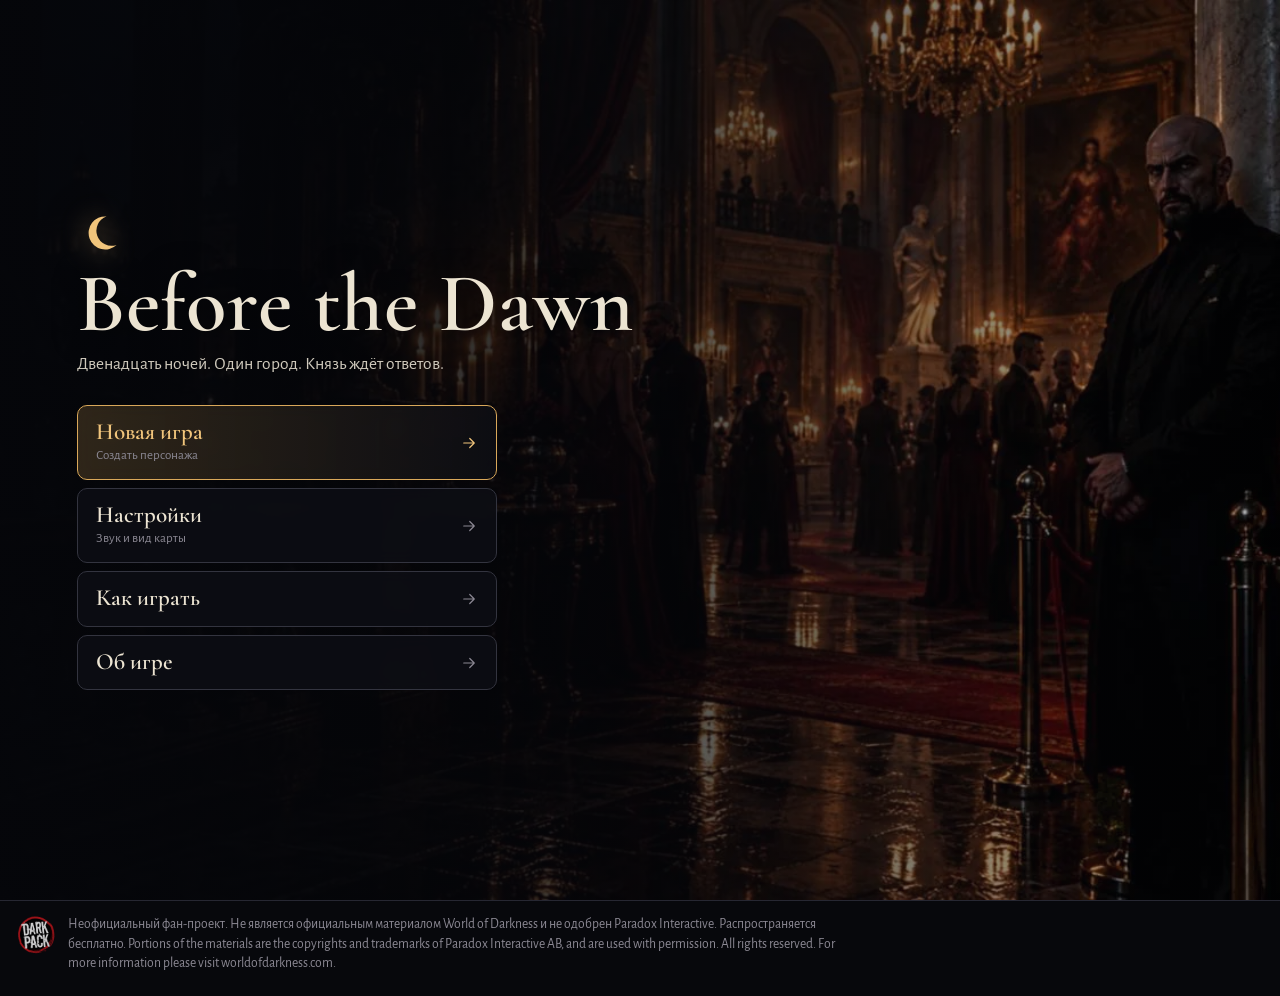
<file: index.html>
<!doctype html>
<html lang="ru">
<head>
<meta charset="utf-8">
<meta name="viewport" content="width=device-width,initial-scale=1,viewport-fit=cover">
<title>Before the Dawn</title>
<meta name="theme-color" content="#07080c">
<meta name="description" content="Before the Dawn — неофициальная фан-игра по Vampire: The Masquerade">
<link rel="manifest" href="manifest.webmanifest">
<link rel="icon" href="icon-192.png" type="image/png">
<link rel="apple-touch-icon" href="apple-touch-icon.png">
<meta name="apple-mobile-web-app-capable" content="yes">
<meta name="mobile-web-app-capable" content="yes">
<meta name="apple-mobile-web-app-status-bar-style" content="black-translucent">
<meta name="apple-mobile-web-app-title" content="Before the Dawn">
<link rel="stylesheet" href="https://fonts.googleapis.com/css2?family=Cormorant+Garamond:wght@500;600;700&family=Alegreya+SC:wght@500;700&family=Alegreya+Sans:wght@400;500;700&family=JetBrains+Mono:wght@400;600&display=swap">
<script src="lib/three.min.js"></script>
<script src="lib/three-post.js"></script>
<style>
/* ============ «Ночной оперативный центр» ============
   Графит и стекло. Золото — только действие и обязательство, тёмно-красный — опасность,
   холодный серо-синий — справка, слоновая кость — заголовки. */
:root{
  color-scheme: dark;
  --night:#07080c; --panel:#0f1016; --panel2:#15161e; --glass:rgba(13,14,20,.86);
  --line:#262732; --line2:#33343f; --gold-l:rgba(214,168,92,.42);
  --ink:#ece4d2; --text:#cfc9bc; --dim:#8b8893; --info:#8fa3b8;
  --lamp:#d9a85a; --gold:#d9a85a; --gold2:#f1c57c; --blood:#c33a47; --blood2:#7d1e28; --ok:#6fbf8a;
  --f-display:"Cormorant Garamond", "Alegreya SC", Georgia, serif;
  --f-body:"Alegreya Sans", "Segoe UI", system-ui, sans-serif;
  --f-mono:"JetBrains Mono", ui-monospace, Consolas, monospace;
  --top:64px; --bar:0px; --r:10px;
}
body.has-bar{--bar:92px}
*{box-sizing:border-box}
html,body{background:var(--night);color:var(--ink);margin:0}
body{font-family:var(--f-body);font-size:15px;line-height:1.5;
  display:grid;grid-template-rows:var(--top) calc(100vh - var(--top) - var(--bar)) auto auto;grid-template-rows:var(--top) calc(100dvh - var(--top) - var(--bar)) auto auto;
  background:radial-gradient(1200px 600px at 30% -20%,rgba(60,50,40,.18),transparent 60%),var(--night)}
h1,h2,h3{font-family:var(--f-display);font-weight:600;margin:0;letter-spacing:.01em;text-wrap:balance;color:var(--ink)}
h1{font-size:1.6rem} h2{font-size:1.45rem;line-height:1.12} h3{font-size:1rem;color:var(--dim)}
p{margin:0;max-width:62ch;color:var(--text)}
a{color:var(--info)}
.sr{position:absolute;width:1px;height:1px;overflow:hidden;clip:rect(0 0 0 0)}
.hint{color:var(--dim);font-size:.85rem}
.red{color:#e0606b}.gold{color:var(--gold2)}.dim{color:var(--dim)}
.row{display:flex;flex-wrap:wrap;gap:8px;align-items:center}
ul{margin:0;padding-left:18px;display:flex;flex-direction:column;gap:4px}
details summary{cursor:pointer}
.ico{width:18px;height:18px;flex:none;fill:none;stroke:currentColor;stroke-width:1.6;stroke-linecap:round;stroke-linejoin:round}
.ico.s{width:12px;height:12px}
.eyebrow{display:inline-flex;align-items:center;gap:7px;font-family:var(--f-body);font-weight:700;font-size:.7rem;letter-spacing:.16em;text-transform:uppercase;color:var(--dim)}
.eyebrow .ico{width:15px;height:15px}

/* ---------- кнопки ---------- */
button{font:inherit;font-size:.9rem;background:var(--panel2);color:var(--ink);border:1px solid var(--line2);border-radius:8px;padding:8px 13px;cursor:pointer;text-align:left;transition:border-color .15s,background .15s,color .15s}
button:hover:not(:disabled){border-color:var(--gold-l)}
button:focus-visible{outline:2px solid var(--gold);outline-offset:2px}
button:disabled{opacity:.42;cursor:not-allowed}
button.primary,button.go{background:linear-gradient(180deg,#e9b86a,#c8914a);color:#1d1408;border-color:#e2b067;font-weight:700}
button.primary:hover:not(:disabled),button.go:hover:not(:disabled){background:linear-gradient(180deg,#f3c77c,#d39c52);border-color:#f3c77c}
button.go{display:flex;align-items:center;justify-content:space-between;gap:10px;width:100%;padding:11px 16px;font-size:.98rem}
button.go.red{background:linear-gradient(180deg,#b23642,#86222d);color:#fbe7e2;border-color:#c94a55}
button.ghost{background:transparent;border-color:var(--line2);color:var(--text)}
button.danger{background:rgba(125,30,40,.35);border-color:#7d2a33;color:#f0c9c9}
button.on{border-color:var(--gold-l);color:var(--gold2)}
button.mini{padding:2px 8px;font-size:.78rem;margin-left:6px}
.tag{display:inline-block;font-family:var(--f-body);font-weight:700;font-size:.66rem;letter-spacing:.08em;text-transform:uppercase;padding:1px 7px;border-radius:999px;border:1px solid var(--line2);color:var(--dim)}
.tag.bad{color:#e0606b;border-color:#7d2a33}

/* ---------- верхняя строка ---------- */
.top{position:sticky;top:0;z-index:50;display:flex;align-items:center;gap:14px;padding:0 max(16px,env(safe-area-inset-right,0px)) 0 max(16px,env(safe-area-inset-left,0px));
  background:linear-gradient(180deg,#0d0e14,#0a0b10);border-bottom:1px solid var(--line)}
.brand{display:grid;place-items:center;width:40px;height:40px;flex:none;color:var(--gold2)}
.brand svg{width:30px;height:30px;fill:currentColor;filter:drop-shadow(0 0 8px rgba(241,197,124,.35))}
#hud{flex:1;min-width:0}
.top-r{display:flex;gap:8px;margin-left:auto}
.ib{display:flex;align-items:center;gap:6px;height:40px;min-width:40px;padding:0 10px;justify-content:center;background:var(--panel2);border-radius:9px}
.ib svg{width:20px;height:20px;fill:none;stroke:currentColor;stroke-width:1.6;stroke-linejoin:round;stroke-linecap:round}
.ib-t{font-weight:700;font-size:.78rem;letter-spacing:.06em}
.hud{display:flex;align-items:center;gap:22px;min-width:0}
.clock{display:grid;grid-template-columns:auto auto;grid-template-rows:auto auto;column-gap:14px;align-items:center;padding-right:22px;border-right:1px solid var(--line);flex:none}
.clock .big{grid-row:1/3;font-family:var(--f-display);font-size:2.2rem;font-weight:600;color:var(--gold2);line-height:1;font-variant-numeric:tabular-nums;letter-spacing:.02em}
.nt{display:flex;flex-direction:column;line-height:1.2;font-size:.72rem;text-transform:uppercase;letter-spacing:.12em;color:var(--dim)}
.nt b{color:var(--ink);font-weight:700}
.sky{grid-column:2;height:2px;margin-top:6px;border-radius:1px;background:linear-gradient(90deg,#2b3152,#3b3757 60%,#7a5464 85%,#e0a06c);position:relative;min-width:150px}
.sky span{position:absolute;top:50%;width:7px;height:7px;margin:-3.5px 0 0 -3.5px;transform:rotate(45deg);background:var(--gold2);box-shadow:0 0 8px var(--gold2)}
.meters{display:flex;align-items:center;gap:0;min-width:0;overflow-x:auto;scrollbar-width:none}
.meters::-webkit-scrollbar{display:none}
.m{display:flex;align-items:baseline;gap:7px;padding:0 16px;border-right:1px solid var(--line);white-space:nowrap;font-size:.86rem}
.m:last-child{border-right:0}
.m i{font-style:normal;color:var(--dim)}
.m b{font-weight:700;color:var(--ink);font-variant-numeric:tabular-nums}
.m.warn b{color:#e2a35c}.m.bad b{color:#e0606b}
.drops{display:inline-flex;gap:2px;align-self:center}
.drops span{width:11px;height:14px;color:#3a3640}.drops span.on{color:var(--blood)}
.drops svg{width:100%;height:100%;fill:currentColor}
.hud.warn .clock .big{color:#ffb35c}
.hud.crit .clock .big{color:#ff5a4a;animation:dawnPulse 1s ease-in-out infinite}
.hud.warn .homeway,.hud.crit .homeway{color:#ffb35c}
.hud.crit .sky{background:linear-gradient(90deg,#ff9b4a,#ff3b2f)}
@keyframes dawnPulse{50%{opacity:.35;text-shadow:0 0 18px #ff5a4a}}
/* меню настроек */
.menu{position:absolute;right:max(16px,env(safe-area-inset-right,0px));top:calc(var(--top) - 6px);width:280px;display:flex;flex-direction:column;gap:10px;padding:16px;
  background:var(--glass);backdrop-filter:blur(12px);border:1px solid var(--line2);border-radius:12px;box-shadow:0 20px 50px rgba(0,0,0,.55)}
.menu[hidden]{display:none}
.menu>button{width:100%}
.seg{display:flex;gap:4px}.seg button{flex:1;text-align:center;padding:7px 6px}
.menu-row{display:flex;gap:8px;align-items:center;flex-wrap:wrap}
.menu-row input[type=range]{flex:1;accent-color:var(--gold)}
.btn-s{display:inline-block;font-size:.85rem;padding:6px 11px;border:1px solid var(--line2);border-radius:8px;background:var(--panel2);cursor:pointer;color:var(--ink)}

/* ---------- раскладка ---------- */
.grid{display:grid;grid-template-columns:minmax(0,1fr) 410px;gap:12px;padding:12px max(12px,env(safe-area-inset-right,0px)) 12px max(12px,env(safe-area-inset-left,0px));min-height:0}
.board{position:relative;background:#06070b;border:1px solid var(--line);border-radius:12px;overflow:hidden;min-width:0;min-height:0}
#mapwrap{position:absolute;inset:0}
#mapwrap svg{display:block;width:100%;height:100%;touch-action:none;cursor:grab}
#mapwrap svg:active{cursor:grabbing}
#zoom{position:absolute;left:12px;bottom:12px;display:flex;gap:4px;padding:4px;background:var(--glass);border:1px solid var(--line);border-radius:10px;backdrop-filter:blur(8px)}
#zoom button{padding:5px 11px;font-size:.8rem;background:transparent;border-color:transparent;color:var(--text)}
#zoom button.on{background:var(--panel2);border-color:var(--gold-l);color:var(--gold2)}
.col{display:flex;flex-direction:column;min-width:0;min-height:0}
.tabs{display:grid;grid-template-columns:repeat(4,1fr);gap:4px;padding:4px;background:var(--panel);border:1px solid var(--line);border-radius:12px;flex:none}
.tabs button{display:flex;align-items:center;justify-content:center;gap:6px;padding:8px 4px;font-size:.88rem;background:transparent;border-color:transparent;color:var(--dim);border-radius:9px;position:relative}
.tabs button .ico{width:16px;height:16px}
.tabs button.on{color:var(--gold2);background:linear-gradient(180deg,rgba(217,168,90,.14),rgba(217,168,90,.04));border-color:var(--gold-l)}
.tabs i{font-style:normal;font-size:.7rem;font-weight:700;min-width:18px;padding:0 5px;border-radius:999px;background:var(--line2);color:var(--ink)}
.side-in{flex:1;min-height:0;overflow:auto;display:flex;flex-direction:column;gap:12px;padding-top:12px;scrollbar-width:thin;scrollbar-color:var(--line2) transparent}

/* ---------- панели ---------- */
.pn{position:relative;flex:none;background:linear-gradient(180deg,#121319,#0d0e13);border:1px solid var(--line);border-radius:var(--r);overflow:hidden}
.pn-in{position:relative;display:flex;flex-direction:column;gap:10px;padding:16px 18px}
.pn-art{position:absolute;inset:0 0 0 auto;width:62%;background-size:cover;background-position:center;opacity:.5;
  -webkit-mask-image:linear-gradient(90deg,transparent,#000 70%);mask-image:linear-gradient(90deg,transparent,#000 70%)}
.pn.has-art .pn-in>p,.pn.has-art .pn-in>h2{max-width:88%}
.pn.has-art .pn-in{background:linear-gradient(90deg,rgba(13,14,19,.96) 30%,rgba(13,14,19,.62))}
.pn.gold{border-color:var(--gold-l);box-shadow:0 0 0 1px rgba(217,168,90,.08),0 10px 30px -12px rgba(217,168,90,.25)}
.pn.gold .eyebrow{color:var(--gold2)}
.pn.red{border-color:#7d2a33;background:linear-gradient(180deg,#1b0f13,#110a0d)}
.pn.red .eyebrow{color:#e0606b}
.pn.info .eyebrow{color:var(--info)}
.pn .eyebrow+h2{margin-top:-2px}
.st{display:flex;align-items:center;gap:8px;font-size:.88rem}
.dot{width:8px;height:8px;border-radius:50%;background:var(--gold)}.dot.bad{background:var(--blood);box-shadow:0 0 8px var(--blood)}
.own{font-size:.9rem}
.more summary{font-size:.85rem;color:var(--info);list-style:none}
.more summary::before{content:"+ ";color:var(--dim)}.more[open] summary::before{content:"− "}
.more>*:not(summary){margin-top:8px}
.bon{font-size:.86rem;line-height:1.5;color:var(--text)}
.how{gap:7px;color:var(--text);font-size:.92rem}
.how b{color:var(--ink)}
.choices{display:flex;flex-direction:column;gap:6px}
.opt{width:100%}
/* улики: карточки ячеек дела */
.tiles{display:grid;grid-template-columns:repeat(auto-fill,minmax(112px,1fr));gap:8px}
.tile-c{display:flex;flex-direction:column;gap:3px;padding:6px;border-radius:8px;border:1px solid var(--line2);background:#0b0c11;min-width:0}
.tile-c.full{border-color:rgba(217,168,90,.35)}
.tile-c.who{box-shadow:inset 0 2px 0 var(--blood2)}
.tile-c.empty{border-style:dashed}
.t-l{font-size:.64rem;font-weight:700;letter-spacing:.1em;text-transform:uppercase;color:var(--dim);line-height:1.25;min-height:2.5em}
.t-l em{font-style:normal;color:#e0606b}
.t-img{display:grid;place-items:center;aspect-ratio:4/3;border-radius:5px;background:#16171f center/cover;font-size:1.3rem;color:#4b4a55;filter:saturate(.9)}
.t-img.rum{filter:grayscale(.6) brightness(.7)}
.t-img.empty{background:repeating-linear-gradient(135deg,rgba(255,255,255,.025) 0 6px,transparent 6px 12px)}
.t-n{font-family:var(--f-display);font-weight:600;font-size:1.02rem;line-height:1.1;color:var(--ink);overflow-wrap:anywhere}
.t-n.rum{font-family:var(--f-body);font-size:.8rem;font-style:italic;font-weight:400;color:#bcb3c4;display:-webkit-box;-webkit-line-clamp:4;-webkit-box-orient:vertical;overflow:hidden}
.t-k{font-size:.72rem;color:var(--dim)}
.t-a{display:flex;flex-direction:column;gap:4px;margin-top:4px}
.t-btn{padding:5px 8px;font-size:.78rem;text-align:center;border-color:var(--gold-l);color:var(--gold2)}
/* находка */
.crd{display:flex;gap:10px;align-items:flex-start;padding:8px;border-radius:9px;border:1px solid var(--line2);background:#0c0d12;min-width:0}
.crd.dirty{border-color:#7d2a33}
.crd-i{position:relative;flex:none;width:54px;height:54px;border-radius:6px;background:#1a1b23 center/cover}
.crd-i i{position:absolute;left:3px;bottom:2px;font-style:normal;font-size:.75rem;color:var(--gold2);text-shadow:0 0 4px #000}
.crd-b{display:flex;flex-direction:column;gap:1px;min-width:0;flex:1}
.crd-b b{font-family:var(--f-display);font-size:1.05rem;font-weight:600;line-height:1.15}
.crd-k{font-size:.68rem;font-weight:700;letter-spacing:.1em;text-transform:uppercase;color:var(--info)}
.crd-t{font-size:.8rem;color:var(--dim)}
.crd-x{display:flex;flex-wrap:wrap;gap:4px;margin-top:3px}
.crd .t-btn{align-self:flex-start;margin-top:5px}
.hand,.pick{display:flex;flex-direction:column;gap:6px}
/* двор */
.court-l{list-style:none;padding:0;gap:0}
.court-l li{display:grid;grid-template-columns:12px auto 1fr;gap:4px 10px;align-items:baseline;padding:8px 0;border-bottom:1px solid var(--line)}
.court-l li:last-child{border-bottom:0}
.court-l li.me b{color:var(--gold2)}
.cl-dot{width:9px;height:9px;border-radius:50%;background:var(--cc);box-shadow:0 0 6px var(--cc);align-self:center}
.cl-s{font-size:.84rem;color:var(--dim);text-align:right}
.bal{display:flex;height:6px;border-radius:3px;overflow:hidden;background:var(--line)}
.bal span{display:block;height:100%}
.score{padding-left:20px;gap:8px}
.score li{display:grid;grid-template-columns:auto 1fr auto;gap:0 8px;align-items:baseline}
.score li .hint:last-child{grid-column:1/-1}
.score li.me b{color:var(--gold2)}
.sc{font-family:var(--f-display);font-size:1.3rem;color:var(--gold2)}
.big-r{font-family:var(--f-display);font-size:1.5rem;color:var(--ink)}
/* дневник */
.log{display:flex;flex-direction:column;gap:0;font-size:.88rem}
.log div{padding:8px 0 8px 12px;border-left:1px solid var(--line2);position:relative;color:var(--text)}
.log div::before{content:"";position:absolute;left:-3.5px;top:14px;width:6px;height:6px;border-radius:50%;background:var(--line2)}
.log div:first-child::before{background:var(--gold)}
.log .n{display:block;font-size:.68rem;font-weight:700;letter-spacing:.1em;text-transform:uppercase;color:var(--dim)}

/* ---------- нижняя панель ---------- */
#bar{position:relative;z-index:20;display:flex;gap:12px;align-items:stretch;padding:0 max(12px,env(safe-area-inset-right,0px)) 12px max(12px,env(safe-area-inset-left,0px));min-width:0}
#bar[hidden]{display:none}
.acts{display:flex;gap:6px;padding:6px;flex:0 1 auto;min-width:0;overflow-x:auto;overflow-y:visible;background:var(--panel);border:1px solid var(--line);border-radius:12px;scrollbar-width:none}
.acts::-webkit-scrollbar{display:none}
.act{display:flex;align-items:center;gap:10px;flex:none;min-width:128px;padding:8px 14px;background:#0d0e13;border-color:var(--line2);border-radius:9px}
.act>.ico{width:22px;height:22px;color:var(--text)}
.a-t{display:flex;flex-direction:column;line-height:1.2}
.a-t b{font-size:.95rem;font-weight:700;white-space:nowrap}
.a-t span{display:flex;align-items:center;gap:4px;font-size:.76rem;color:var(--dim);white-space:nowrap}
.act.pri{border-color:#d9a85a;background:linear-gradient(180deg,rgba(217,168,90,.16),rgba(217,168,90,.04));box-shadow:0 0 0 1px rgba(217,168,90,.2),0 0 18px -6px rgba(217,168,90,.5)}
.act.pri>.ico{color:var(--gold2)}.act[onclick*="(0)"].pri b{color:var(--gold2)}
.act[title^="Охот"]>.ico{color:var(--blood)}
.more-w{position:relative;flex:none;display:flex}
.more-b .ico{stroke-width:3.2}
.more-m{position:fixed;z-index:40;bottom:calc(var(--bar) + 4px);display:flex;flex-direction:column;gap:6px;padding:8px;min-width:240px;background:var(--glass);backdrop-filter:blur(12px);border:1px solid var(--line2);border-radius:12px;box-shadow:0 18px 50px rgba(0,0,0,.6)}
.act.wide{width:100%}
.finds{display:flex;align-items:center;gap:8px;flex:1 1 0;min-width:0;padding:6px 6px 6px 4px;background:var(--panel);border:1px solid var(--line);border-radius:12px}
.f-h{display:flex;flex-direction:column;align-items:center;gap:0;flex:none;padding:6px 12px;background:transparent;border-color:transparent;color:var(--gold2);font-family:var(--f-display);font-size:1.1rem;line-height:1.1}
.f-h b{font-family:var(--f-body);font-size:.75rem;color:var(--dim)}
.f-row{display:flex;gap:6px;overflow-x:auto;min-width:0;scrollbar-width:none;align-items:center}
.f-row::-webkit-scrollbar{display:none}
.f-c{display:flex;align-items:center;gap:8px;flex:none;width:150px;padding:4px 8px 4px 4px;background:#0c0d12;border-color:var(--line2)}
.f-i{flex:none;width:44px;height:44px;border-radius:6px;background:#1a1b23 center/cover}
.f-t{display:flex;flex-direction:column;min-width:0;line-height:1.15}
.f-t i{font-style:normal;font-size:.66rem;color:var(--dim);text-transform:uppercase;letter-spacing:.08em}
.f-t b{font-size:.86rem;white-space:nowrap;overflow:hidden;text-overflow:ellipsis}

/* ---------- прочее ---------- */
.enc{background:linear-gradient(180deg,#1b0f13,#110a0d);border:1px solid #7d2a33;border-radius:var(--r);padding:16px;display:flex;flex-direction:column;gap:10px}
.risk{font-size:.66rem;font-weight:700;letter-spacing:.08em;text-transform:uppercase;color:#e0606b;border:1px solid #7d2a33;border-radius:999px;padding:0 6px;margin-left:6px}
.fx{font-size:.82rem;font-weight:700;color:var(--gold2)}
.dice i{font-style:normal;display:inline-block;min-width:1.6em;text-align:center;border:1px solid var(--line);border-radius:4px;margin-right:3px;font-family:var(--f-mono)}
.dice i.s{border-color:var(--ok);color:var(--ok)}
.dice .die{width:38px;height:auto;vertical-align:middle;margin-right:4px;filter:drop-shadow(0 2px 4px rgba(0,0,0,.5))}
.dice .die.s{filter:drop-shadow(0 0 8px rgba(217,164,65,.6))}
.dic{display:inline-block;width:16px;height:16px;margin-right:5px;vertical-align:-3px;background:#a3202f;-webkit-mask-size:contain;mask-size:contain;-webkit-mask-repeat:no-repeat;mask-repeat:no-repeat}
.why{margin:.4rem 0;padding-left:1.1rem}.why li{margin:.3rem 0}
.need{font-size:.78rem;color:var(--dim)}
.gen-dp{display:flex;align-items:center;gap:10px}.gen-dp img{width:40px;height:40px}
.gen-ub img{width:96px;height:96px}
footer{display:flex;gap:12px;align-items:flex-start;padding:14px max(16px,env(safe-area-inset-right,0px)) 22px max(16px,env(safe-area-inset-left,0px));border-top:1px solid var(--line);font-size:.74rem;line-height:1.45}
footer .darkpack{flex:none;opacity:.8}
footer span{max-width:110ch}

/* ---------- телефон и узкие экраны ---------- */
@media (max-width:1100px){.grid{grid-template-columns:minmax(0,1fr) 360px}.m{padding:0 11px}.clock .big{font-size:1.9rem}}
@media (max-width:960px){
  :root{--top:auto}
  body,body.has-bar{display:block;padding-bottom:calc(var(--barM,0px) + env(safe-area-inset-bottom,0px))}
  body.has-bar{--barM:84px;--bar:76px}
  .more-m{right:8px;bottom:calc(76px + env(safe-area-inset-bottom,0px))}
  .top{flex-wrap:wrap;padding-top:calc(8px + env(safe-area-inset-top,0px));padding-bottom:8px;gap:8px 12px}
  .brand{width:30px;height:30px}.brand svg{width:24px;height:24px}
  #hud,.hud{display:contents}
  .clock{order:2}.top-r{order:3}.meters{order:4}
  .m{font-size:.8rem}
  .clock{column-gap:8px;min-width:0;flex:1 1 0;grid-template-columns:auto minmax(0,1fr)}.sky{min-width:0}
  .nt{min-width:0}.nt>*{white-space:nowrap;overflow:hidden;text-overflow:ellipsis}
  .meters{flex-basis:100%;margin-top:-2px;flex-wrap:wrap;row-gap:3px;overflow:visible}
  .m{padding:0 8px 0 0;margin-right:8px}
  .clock{border-right:0;padding-right:0}
  .clock .big{font-size:1.7rem}
  .m{padding:0 10px 0 0;margin-right:10px}
  .menu{top:56px}
  .grid{grid-template-columns:minmax(0,1fr);padding-top:8px}
  .board{height:56vh;height:56dvh}
  .side-in{overflow:visible}
  .tabs{position:sticky;top:0;z-index:5}
  #bar{position:fixed;left:0;right:0;bottom:0;padding:8px max(8px,env(safe-area-inset-right,0px)) calc(8px + env(safe-area-inset-bottom,0px)) max(8px,env(safe-area-inset-left,0px));background:linear-gradient(0deg,#07080c 70%,rgba(7,8,12,0))}
  .finds{display:none}
  .acts{flex:1}
  .act{min-width:0;padding:8px 11px}
}
@media (max-width:560px){.tabs button .ico{display:none}.tabs button{padding:9px 2px;font-size:.82rem;gap:4px}.a-t span{display:none}.act>.ico{width:20px;height:20px}}

/* ---------- экраны под верхней строкой: строка и меню видны всегда ---------- */
#setup,#court,#scene{top:var(--topH,64px)!important}
#scene .sc-wrap{top:14px!important}
@media (max-width:760px){#scene .sc-wrap{top:10px!important}}

/* ---------- главное меню ---------- */
#home{position:fixed;inset:0;z-index:70;overflow:auto;background:#05060a}
#home[hidden]{display:none}
body.hm-open{overflow:hidden}
.hm-bg{position:fixed;inset:0;background:linear-gradient(90deg,rgba(5,6,10,.97) 0%,rgba(5,6,10,.78) 42%,rgba(5,6,10,.25) 100%),url(art/ev_ely.webp) center/cover;animation:scIn 1.2s ease both}
.hm-in{position:relative;min-height:100%;display:grid;grid-template-columns:minmax(0,420px) minmax(0,520px);align-content:center;gap:28px 48px;
  padding:calc(40px + env(safe-area-inset-top,0px)) max(24px,env(safe-area-inset-right,0px)) calc(40px + env(safe-area-inset-bottom,0px)) max(24px,6vw)}
.hm-brand{grid-column:1/-1;display:flex;flex-direction:column;gap:8px}
.hm-brand svg{width:46px;height:46px;fill:var(--gold2);filter:drop-shadow(0 0 14px rgba(241,197,124,.45))}
.hm-brand h1{font-size:clamp(2.8rem,7vw,5.2rem);line-height:.95;font-weight:600;letter-spacing:.01em;text-shadow:0 4px 30px rgba(0,0,0,.6)}
.hm-brand p{font-size:1.1rem;color:var(--text)}
.hm-nav{display:flex;flex-direction:column;gap:8px;align-self:start}
.hm-b{display:flex;align-items:center;justify-content:space-between;gap:12px;padding:14px 18px;border-radius:10px;background:var(--glass);backdrop-filter:blur(8px);border-color:var(--line2)}
.hm-b>span{display:flex;flex-direction:column}
.hm-b b{font-family:var(--f-display);font-size:1.45rem;font-weight:600;line-height:1.1}
.hm-b i{font-style:normal;font-size:.82rem;color:var(--dim)}
.hm-b .ico{color:var(--dim)}
.hm-b.pri{border-color:var(--gold);background:linear-gradient(90deg,rgba(217,168,90,.2),rgba(13,14,20,.85))}
.hm-b.pri b,.hm-b.pri .ico{color:var(--gold2)}
.hm-b:hover:not(:disabled){border-color:var(--gold)}
.hm-panel{align-self:start;background:var(--glass)!important;backdrop-filter:blur(12px)}
.hm-ph{display:flex;align-items:center;justify-content:space-between;gap:10px}
.hm-ph .ib{height:34px;min-width:34px}
.hm-set{display:flex;flex-direction:column;gap:10px}
@media (max-width:860px){.hm-in{grid-template-columns:1fr;align-content:start;padding-top:calc(28px + env(safe-area-inset-top,0px))}.hm-bg{background:linear-gradient(180deg,rgba(5,6,10,.5),rgba(5,6,10,.96) 55%),url(art/ev_ely.webp) center top/cover}}

/* ---------- броски V5 ---------- */
.roll5{display:flex;flex-direction:column;gap:3px;margin:-4px 0 12px;font-size:.84rem}
.r5-pool{color:var(--dim)}.r5-pool b{color:var(--ink)}
.r5-res{font-weight:700;letter-spacing:.02em}.r5-res.ok{color:var(--gold2)}.r5-res.bad{color:var(--dim)}.r5-res.beast{color:#e0606b}
.r5-tag{display:block;margin-top:3px;font-size:.74rem;color:var(--dim);font-weight:400}
.sc-opt.roll .r5-tag{color:#d9a0a6}
/* лист персонажа */
.sheet{display:grid;grid-template-columns:repeat(3,minmax(0,1fr));gap:18px;padding:18px 20px;border:1px solid var(--line2);border-radius:12px;background:linear-gradient(180deg,#121319,#0d0e13)}
.sh-col{display:flex;flex-direction:column;gap:6px;min-width:0}
.sh-g{display:flex;flex-direction:column;gap:4px;margin-top:4px}
.sh-gn{font-size:.7rem;color:var(--dim);text-transform:uppercase;letter-spacing:.1em}
.sh-r{display:flex;justify-content:space-between;align-items:center;gap:8px;font-size:.9rem;color:var(--text)}
.sh-r i{font-style:normal}
.dots{display:inline-flex;gap:3px;flex:none}.dots i{width:9px;height:9px;border-radius:50%;border:1px solid #4a4752}.dots i.on{background:var(--blood);border-color:var(--blood)}
.side-in .sheet{grid-template-columns:1fr;padding:0;border:0;background:none;gap:14px}
.su-dice{display:flex;gap:6px}.su-die{width:40px;height:40px;filter:drop-shadow(0 2px 6px rgba(0,0,0,.6))}
.su-preds{grid-template-columns:repeat(auto-fill,minmax(230px,1fr))}
.tabs.t5{grid-template-columns:repeat(5,1fr)}.tabs.t5 button .ico{display:none}.tabs.t5 button{font-size:.84rem;padding:8px 2px}
@media (max-width:760px){.sheet{grid-template-columns:1fr 1fr}.sheet .sh-col:last-child{grid-column:1/-1}}

/* ручное заполнение листа */
.sh-tools{display:flex;flex-wrap:wrap;gap:10px;align-items:center;margin-bottom:12px}
.quota{display:flex;flex-wrap:wrap;gap:4px 10px;font-size:.78rem;color:var(--dim);margin-bottom:4px}
.quota .q b{color:var(--gold2)}.quota .q.done{opacity:.45}.quota .q.done b{color:var(--dim)}.quota .q.over b{color:#e0606b}
.dots.ed{gap:4px}.dots.ed button{width:16px;height:16px;padding:0;border-radius:50%;border:1px solid #5a5662;background:transparent;cursor:pointer}
.dots.ed button.on{background:var(--blood);border-color:var(--blood)}
.dots.ed button:hover:not(:disabled){border-color:var(--gold2)}
.dots.ed button:disabled{opacity:.25}
.sh-r.ed{padding:2px 0}
.plus{font-style:normal;font-size:.72rem;font-weight:700;color:var(--gold2);margin-left:4px}
.sh-disc{display:flex;justify-content:space-between;align-items:center;gap:8px;width:100%;padding:8px 10px;font-size:.9rem}
.sh-disc.on{border-color:var(--gold);background:linear-gradient(90deg,rgba(217,168,90,.14),transparent)}
.sh-disc .dots i{width:9px;height:9px}
.sh-disc i{font-style:normal}
@media (max-width:760px){.sheet.ed{grid-template-columns:1fr}.dots.ed button{width:20px;height:20px}}

/* карта */
.tile{opacity:0;transition:opacity .9s ease}
.tile .in{transform:scale(.55);transform-box:fill-box;transform-origin:center;transition:transform .9s cubic-bezier(.2,.8,.2,1)}
.tile.on{opacity:1}.tile.on .in{transform:none}
#river{opacity:0;transition:opacity 1.4s ease}#river.on{opacity:1}
.win{opacity:0;transition:opacity .9s ease}
#map.lit .win{opacity:.95}
#map.lit .win.fl{animation:flick 7s infinite}
.lamp{opacity:0;transition:opacity 1.6s ease .4s}#map.lit .lamp{opacity:1}
.neon{opacity:.25}#map.lit .neon{opacity:1;animation:neon 3.4s infinite}
.fire{animation:fire 1.8s infinite alternate}
.ripple{animation:flow 9s linear infinite}.ripple.r2{animation-duration:14s}
.aura{animation:aura 2.4s ease-in-out infinite}
.police{animation:police 1s steps(1) infinite}.police.p2{animation-delay:.5s}
@keyframes police{0%{opacity:1}50%{opacity:.1}}
#map.th1 .win:nth-child(5n){opacity:.06}
#map.th2 .win:nth-child(3n){opacity:.06}
#map.th3 .win:nth-child(2n),#map.th3 .win:nth-child(3n){opacity:.05}
@keyframes flick{0%,92%,100%{opacity:.95}94%{opacity:.25}96%{opacity:.8}}
@keyframes neon{0%,100%{opacity:1}50%{opacity:.65}}
@keyframes fire{from{opacity:.55}to{opacity:1}}
@keyframes flow{to{stroke-dashoffset:-160}}
@keyframes aura{0%,100%{r:14;opacity:.12}50%{r:20;opacity:.28}}
.lbl{font-family:var(--f-body);font-size:7.2px;font-weight:700;fill:#e8e3d6;paint-order:stroke;stroke:#0b0c12;stroke-width:2.6px}
.lbl.dim{fill:#9895a6;font-weight:500}
.haven{font-size:15px;fill:var(--lamp);paint-order:stroke;stroke:#0b0c12;stroke-width:3px}
.tip{font-family:var(--f-mono);font-size:9px;fill:var(--lamp);paint-order:stroke;stroke:#0b0c12;stroke-width:3px}
#hits polygon{cursor:pointer}
@media (prefers-reduced-motion: reduce){*{animation:none!important;transition:none!important}}
#mapwrap,#mapwrap *{-webkit-user-select:none;user-select:none;-webkit-user-drag:none;-webkit-touch-callout:none}
#map{touch-action:none;cursor:grab}#map:active{cursor:grabbing}
.bong{font-family:var(--f-mono);font-size:7px;paint-order:stroke;stroke:#0b0c12;stroke-width:2px}

/* полноэкранное создание персонажа */
#setup{position:fixed;inset:0;z-index:40;overflow:auto;background:radial-gradient(1200px 700px at 50% -10%,#1f1b1c 0%,#0e0f14 50%,#07080c 100%);
  padding-top:env(safe-area-inset-top,0px);padding-bottom:env(safe-area-inset-bottom,0px)}
body.su-open{overflow:hidden}
.su-in{max-width:1180px;margin:0 auto;padding-left:max(18px,env(safe-area-inset-left,0px));padding-right:max(18px,env(safe-area-inset-right,0px));padding-block:26px 120px;display:flex;flex-direction:column;gap:26px}
.steps{list-style:none;margin:0;padding:0;display:flex;flex-wrap:wrap;gap:6px 22px;font-family:var(--f-body);font-weight:700;font-size:.74rem;letter-spacing:.1em;text-transform:uppercase;color:var(--dim)}
.steps li{display:flex;align-items:center;gap:8px}
.steps li.on span{color:var(--gold2)}
.steps li+li::before{content:"";width:22px;height:1px;background:var(--line)}
.steps button{all:unset;cursor:pointer;color:var(--ink)}
.steps button:hover{color:var(--lamp)}
.su-head h1{font-family:var(--f-display);font-weight:600;font-size:clamp(2.3rem,5.4vw,3.8rem);line-height:1;letter-spacing:.005em}
.su-head h1 em{font-style:italic;color:var(--gold2);text-shadow:0 0 30px rgba(241,197,124,.25)}
.su-head p{color:var(--text);margin-top:10px;max-width:60ch;font-size:1.05rem}
.su-group h2{font-family:var(--f-body);font-weight:700;font-size:.72rem;letter-spacing:.16em;text-transform:uppercase;color:var(--dim);font-weight:600;margin-bottom:10px;display:flex;align-items:center;gap:12px}
.su-group h2::after{content:"";flex:1;height:1px;background:linear-gradient(90deg,var(--line),transparent)}
.su-grid{display:grid;grid-template-columns:repeat(auto-fill,minmax(250px,1fr));gap:12px}
.su-grp{font-family:var(--f-body);font-weight:700;font-size:.64rem;letter-spacing:.14em;text-transform:uppercase;color:var(--dim)}
.emb-img{display:inline-block;background:currentColor;-webkit-mask-size:contain;mask-size:contain;-webkit-mask-repeat:no-repeat;mask-repeat:no-repeat;-webkit-mask-position:center;mask-position:center}
.su-wm{display:block;width:100%;height:30px;background:currentColor;-webkit-mask-size:contain;mask-size:contain;-webkit-mask-repeat:no-repeat;mask-repeat:no-repeat;-webkit-mask-position:left center;mask-position:left center;opacity:.9}
.su-big .su-wm{height:46px}
.su-pas{font-size:.86rem;color:var(--text);border-top:1px solid color-mix(in srgb,var(--cc) 30%,var(--line2));padding-top:8px;margin-top:2px}
.su-card,.su-big{position:relative;display:flex;flex-direction:column;align-items:flex-start;gap:8px;text-align:left;padding:18px 18px 16px;border-radius:12px;
  background:linear-gradient(180deg,#121319,#0d0e13);border:1px solid var(--line2);overflow:hidden;transition:transform .2s,border-color .2s,box-shadow .2s}
.su-card::before,.su-big::before{content:"";position:absolute;inset:auto -30% -60% -30%;height:120%;background:radial-gradient(closest-side,var(--cc),transparent);opacity:0;transition:opacity .3s}
.su-card:hover,.su-big:hover{transform:translateY(-2px);border-color:color-mix(in srgb,var(--cc) 55%,var(--line2))}
.su-card:hover::before,.su-big:hover::before{opacity:.12}
.su-card.on,.su-big.on{border-color:var(--cc);box-shadow:0 0 0 1px var(--cc),0 14px 40px -12px color-mix(in srgb,var(--cc) 60%,transparent)}
.su-card.on::before,.su-big.on::before{opacity:.2}
.su-card>*,.su-big>*{position:relative}
.emb{width:64px;height:64px;flex:none;filter:drop-shadow(0 0 10px color-mix(in srgb,currentColor 45%,transparent))}
.su-name{font-family:var(--f-display);font-weight:600;font-size:1.6rem;color:var(--ink);line-height:1.1}
.su-line{color:var(--text);font-size:.95rem}
.su-disc{display:flex;flex-wrap:wrap;gap:5px;margin-top:2px}
.su-disc i{font-style:normal;font-family:var(--f-body);font-weight:700;font-size:.68rem;letter-spacing:.04em;padding:2px 7px;border-radius:999px;border:1px solid color-mix(in srgb,var(--cc) 40%,var(--line2));color:color-mix(in srgb,var(--cc) 70%,#e8e3d6)}
.su-two{display:grid;grid-template-columns:repeat(auto-fit,minmax(300px,1fr));gap:14px}
.su-big{padding:26px 24px;gap:10px}
.su-big .emb{width:72px;height:72px}
.su-big .su-name{font-size:2rem}
.su-tag{font-family:var(--f-body);font-weight:700;font-size:.72rem;letter-spacing:.12em;text-transform:uppercase;color:var(--cc)}
.su-big ul{margin:4px 0 0;padding-left:18px;color:var(--text);gap:6px}
.su-note{color:var(--dim);max-width:70ch}
.su-bar{position:fixed;left:0;right:0;bottom:0;z-index:41;display:flex;align-items:center;gap:14px;flex-wrap:wrap;
  padding:12px max(18px,env(safe-area-inset-right,0px)) calc(12px + env(safe-area-inset-bottom,0px)) max(18px,env(safe-area-inset-left,0px));
  background:var(--glass);backdrop-filter:blur(12px);border-top:1px solid var(--line)}
.su-bar .emb{width:36px;height:36px}
.su-bar-t{display:flex;flex-direction:column;gap:2px;min-width:0;flex:1;font-size:.92rem}
.su-bar-t b{font-family:var(--f-display);font-size:1.15rem}
.su-bar .primary{padding:12px 26px;font-size:1rem}
@media (prefers-reduced-motion:reduce){.su-card,.su-big{transition:none}}




/* ---- Элизиум: полноэкранный сбор ---- */
#court{position:fixed;inset:0;z-index:38;overflow:auto;background:radial-gradient(1100px 600px at 50% -5%,#221c16 0%,#0f0f13 50%,#07080c 100%);padding-top:env(safe-area-inset-top,0px);padding-bottom:env(safe-area-inset-bottom,0px)}
body.ct-open{overflow:hidden}
.ct-in{max-width:1180px;margin:0 auto;padding:22px max(16px,env(safe-area-inset-right,0px)) 40px max(16px,env(safe-area-inset-left,0px));display:flex;flex-direction:column;gap:18px}
.ct-top{position:relative;overflow:hidden;border:1px solid var(--gold-l);border-radius:12px;padding:24px 26px;background:linear-gradient(90deg,rgba(13,14,19,.97) 35%,rgba(13,14,19,.55)),url(art/ev_ely.webp) right center/cover;box-shadow:0 10px 30px -12px rgba(217,168,90,.25)}
.ct-top .eyebrow{color:var(--gold2)}
.ct-top h1{font-size:clamp(1.9rem,4.4vw,3rem);font-weight:600;margin:8px 0 8px;color:var(--ink)}
.ct-why{font-size:1.08rem;color:var(--text);max-width:80ch;margin:0 0 10px;font-style:italic}
.ct-meta{color:var(--dim);margin:0 0 12px}
.ct-order{display:flex;flex-wrap:wrap;gap:6px;align-items:center}
.ord{font-family:var(--f-body);font-weight:700;font-size:.74rem;padding:3px 8px;border-radius:999px;border:1px solid color-mix(in srgb,var(--cc) 50%,transparent);color:var(--cc)}
.ord i{font-style:normal;opacity:.7}.ord.past{opacity:.45}.ord.now{background:color-mix(in srgb,var(--cc) 22%,transparent);box-shadow:0 0 0 2px var(--cc)}
.ct-slots{display:grid;grid-template-columns:repeat(auto-fit,minmax(170px,1fr));gap:12px}
.slot{min-height:260px;border:1px dashed var(--line2);border-radius:12px;padding:12px;display:flex;flex-direction:column;gap:8px;background:linear-gradient(180deg,#121319,#0d0e13);position:relative;transition:border-color .2s,box-shadow .2s}
.slot.who{box-shadow:inset 0 3px 0 var(--blood2)}
.slot.full{border-style:solid;border-color:var(--gold-l)}
.slot.can{border-color:var(--lamp);box-shadow:0 0 0 2px rgba(217,164,65,.35),0 0 24px rgba(217,164,65,.2)}
.sl-h{display:flex;justify-content:space-between;gap:6px;align-items:flex-start}
.sl-l{font-family:var(--f-display);font-weight:600;font-size:1.15rem;color:var(--ink);line-height:1.1}
.sl-k{font-size:.9rem;color:var(--dim);white-space:nowrap}
.sl-who{font-family:var(--f-body);font-weight:700;font-size:.64rem;letter-spacing:.12em;text-transform:uppercase;color:#e0727c}
.sl-card{flex:1;display:flex;flex-direction:column;gap:6px;padding:8px;border-radius:8px;background:#0b0c11;border:1px solid var(--line2)}
.sl-img{aspect-ratio:4/3;border-radius:6px;background:#16171f center/cover}
.sl-card b{font-family:var(--f-display);font-weight:600;font-size:1.1rem;color:var(--ink)}.sl-card .ki{font-size:1.4rem;color:var(--lamp)}
.sl-by{margin-top:auto;font-size:.78rem;color:var(--dim)}
.sl-rum{flex:1;padding:10px;border-radius:8px;border:1px solid var(--line2);background:repeating-linear-gradient(135deg,rgba(255,255,255,.02) 0 6px,transparent 6px 12px)}
.sl-rum p{margin:6px 0 0;color:#b9b0c0;font-style:italic}
.sl-empty{flex:1;display:grid;place-items:center;color:#4b4a55;font-family:var(--f-body);font-weight:700;font-size:.8rem;letter-spacing:.14em;text-transform:uppercase}
.sl-a{display:flex;flex-direction:column;gap:6px}.sl-a button{width:100%}
.ct-log{border-left:1px solid var(--gold-l);padding:4px 14px;color:var(--text);max-height:220px;overflow:auto}
.ct-log p{margin:4px 0}
.ct-act{border:1px solid var(--line);border-radius:12px;padding:16px 18px;background:linear-gradient(180deg,#121319,#0d0e13);display:flex;flex-direction:column;gap:10px}
.ct-act p{margin:0}
.ct-res{border-color:var(--gold-l)}
.ct-res p{font-size:1.04rem;line-height:1.55}
.ct-wait{font-family:var(--f-display);font-size:1.6rem;color:var(--gold2);font-weight:600}
.ct-hand{display:flex;gap:8px;overflow-x:auto;padding:10px 2px;position:sticky;bottom:0;z-index:2;background:linear-gradient(0deg,#07080c 70%,rgba(7,8,12,0))}
.ct-act>button{align-self:flex-start}
.hc{flex:0 0 190px;text-align:left;display:grid;grid-template-columns:48px 1fr;grid-auto-rows:min-content;column-gap:9px;row-gap:2px;padding:7px;border-radius:10px;border:1px solid var(--line2);background:#0c0d12;color:var(--ink);cursor:pointer;transition:transform .15s,border-color .15s}
.hc .hc-i{grid-row:1/5;width:48px;height:48px;border-radius:6px;background:#1a1b23 center/cover}.hc b{font-family:var(--f-display);font-weight:600;font-size:1.02rem;line-height:1.1}.hc>*:not(.hc-i){grid-column:2}
.hc .ki{display:none}.hc.on{border-color:var(--gold);box-shadow:0 0 0 2px rgba(217,168,90,.4);transform:translateY(-4px)}
@media (max-width:640px){.ct-slots{grid-template-columns:repeat(2,1fr)}.slot{min-height:200px}.ct-top{padding:16px}}

/* ---- рассвет: предупреждение и сцена ---- */
#ovl{position:fixed;inset:0;z-index:60}
#ovl[hidden]{display:none}
.dawn-alert{position:absolute;inset:0;display:grid;place-items:center;padding:16px;background:rgba(6,6,9,.6);backdrop-filter:blur(3px)}
.dawn-alert.lvl2{background:radial-gradient(900px 500px at 50% 120%,rgba(255,110,40,.4),rgba(6,6,9,.78))}
.da-box{max-width:460px;display:flex;flex-direction:column;gap:10px;border-radius:12px;padding:22px 24px;border:1px solid #7d2a33;background:linear-gradient(180deg,#1b0f13,#110a0d);box-shadow:0 24px 70px rgba(0,0,0,.65)}
.da-box .eyebrow{color:#e0606b}
.lvl2 .da-box{border-color:#c94a55;box-shadow:0 0 0 1px rgba(201,74,85,.5),0 24px 70px rgba(0,0,0,.65)}
.da-box h2{font-size:1.9rem;margin:0}
.da-box .row{margin-top:6px}
.sun-scene{position:absolute;inset:0;display:grid;place-items:center;padding:16px;overflow:hidden;background:#fff3d6;animation:sunIn 1.6s ease-out}
.sun-glow{position:absolute;inset:-20%;background:radial-gradient(circle at 50% 110%,#fff 0%,#ffd27a 25%,#ff8a3c 50%,#7a1f14 80%,#1a0606 100%);animation:sunRise 3s ease-out forwards}
.sun-scene.death .sun-glow{background:radial-gradient(circle at 50% 105%,#fff 0%,#ffe2a0 30%,#ff9a50 55%,#c2401c 80%,#3a0a06 100%)}
.sun-scene.meld .sun-glow{background:radial-gradient(circle at 50% 110%,#ffd27a 0%,#a2622c 35%,#3a2412 65%,#0e0a06 100%)}
.sun-box{position:relative;max-width:560px;display:flex;flex-direction:column;align-items:center;gap:12px;text-align:center;padding:28px;border-radius:14px;background:rgba(16,8,6,.78);backdrop-filter:blur(6px);border:1px solid rgba(255,200,140,.45);color:#fbe9d2}
.sun-box h1{font-size:clamp(2.2rem,6vw,3.4rem);color:#fff1d8;margin:0;text-shadow:0 0 30px rgba(255,160,80,.8)}
.sun-box p{font-size:1.08rem;line-height:1.55;color:#f3dcc4}.sun-box .eyebrow{color:#ffcf8a}
@keyframes sunIn{from{background:#000}}
@keyframes sunRise{from{transform:translateY(40%);opacity:.2}to{transform:none;opacity:1}}
@media (prefers-reduced-motion:reduce){.sun-scene,.sun-glow,.hud.crit .clock .big{animation:none}}

/* ---- 3D-карта ---- */
#map3d{position:absolute;inset:0;display:none;background:#06070d}
body.v3d #map3d{display:block}body.v3d #mapwrap svg{display:none}
#map3d canvas{display:block;width:100%;height:100%;touch-action:none;cursor:grab}
.lbl3d{position:absolute;inset:0;pointer-events:none;overflow:hidden}
.lbl3d .lbl{position:absolute;left:0;top:0;font:600 15px/1 var(--f-display);letter-spacing:.02em;color:var(--ink);text-shadow:0 0 8px #000,0 0 3px #000,0 1px 2px #000;white-space:nowrap;display:none}
.lbl3d .lbl.dim{color:var(--dim);font-weight:500}

/* ---- сцена района: во весь экран, слева событие, внизу находки ---- */
#scene{position:fixed;inset:0;z-index:40;background:#05060a;overflow:hidden}
#scene .sc-bg{position:absolute;inset:0;background-size:cover;background-position:center;animation:scIn .5s ease both}
#scene .sc-bg::after{content:"";position:absolute;inset:0;background:linear-gradient(90deg,rgba(4,5,9,.88) 0%,rgba(4,5,9,.5) 40%,rgba(4,5,9,0) 68%),linear-gradient(0deg,rgba(4,5,9,.92) 0%,rgba(4,5,9,0) 36%)}
@keyframes scIn{from{opacity:0;transform:scale(1.03)}to{opacity:1;transform:none}}
#scene .sc-top{position:absolute;left:0;right:0;top:0;z-index:2;min-height:var(--top,64px);display:flex;align-items:center;padding-top:calc(6px + env(safe-area-inset-top,0px));padding-bottom:6px;padding-left:max(16px,env(safe-area-inset-left,0px));padding-right:max(16px,env(safe-area-inset-right,0px));background:linear-gradient(180deg,#0d0e14,rgba(10,11,16,.86));border-bottom:1px solid var(--line)}
#scene .sc-wrap{position:absolute;inset:calc(74px + env(safe-area-inset-top,0px)) max(16px,env(safe-area-inset-right,0px)) calc(14px + env(safe-area-inset-bottom,0px)) max(16px,env(safe-area-inset-left,0px));display:grid;grid-template-columns:minmax(0,470px) 1fr auto;grid-template-rows:minmax(0,1fr) auto;gap:14px}
#scene .sc-card{grid-column:1;grid-row:1;align-self:start;max-height:100%;overflow:auto;padding:20px 22px;background:var(--glass);border:1px solid var(--gold-l);border-radius:12px;backdrop-filter:blur(10px);box-shadow:0 20px 60px -20px rgba(0,0,0,.8)}
.sc-eye{font:700 .7rem/1.3 var(--f-body);letter-spacing:.16em;text-transform:uppercase;color:var(--gold2);display:flex;gap:10px;align-items:center}.sc-eye::after{content:"";flex:1;height:1px;background:var(--line)}
#scene h2{font-size:clamp(1.7rem,3.4vw,2.4rem);line-height:1.05;margin:10px 0 10px}
.sc-text{color:var(--text);line-height:1.5;margin:0 0 14px;font-size:.98rem}.sc-choice{color:var(--dim);font-size:.88rem;margin:0 0 8px}
.sc-opts{display:flex;flex-direction:column;gap:7px}
.sc-opt{display:flex;justify-content:space-between;align-items:center;gap:12px;text-align:left;padding:12px 15px;border-radius:9px;background:rgba(14,15,21,.9);border-color:var(--line2);font-size:.97rem;width:100%}
.sc-opt.roll{border-color:#7d2a33;background:linear-gradient(90deg,rgba(125,30,40,.5),rgba(40,12,18,.5))}.sc-opt.roll:hover:not(:disabled){border-color:#c94a55}
.sc-opt em{font:700 .68rem/1 var(--f-body);letter-spacing:.1em;text-transform:uppercase;color:#e0606b;font-style:normal;display:inline-flex;gap:6px;align-items:center;white-space:nowrap}.sc-opt em svg{width:14px;height:14px}
.sc-opt i{font-style:normal;color:var(--dim);font-size:1.2rem}.sc-opt:disabled{opacity:.45}
.sc-dice{margin:0 0 12px}.sc-go{margin-top:6px}
#scene .sc-foot{grid-column:1/3;grid-row:2;min-width:0}.sc-k{font:700 .7rem/1 var(--f-body);letter-spacing:.16em;text-transform:uppercase;color:var(--gold2);margin-bottom:8px}
.sc-finds{display:flex;gap:10px;overflow-x:auto;padding-bottom:4px}.sc-finds .crd{flex:0 0 220px;background:var(--glass);backdrop-filter:blur(8px)}
#scene .sc-side{grid-column:3;grid-row:2;align-self:end}.sc-mini{width:150px;height:120px;background:var(--glass);border:1px solid var(--line);border-radius:10px;display:block}
body.sc-open{overflow:hidden}
@media (max-width:760px){#scene .sc-wrap{top:calc(96px + env(safe-area-inset-top,0px));grid-template-columns:1fr;grid-template-rows:minmax(0,1fr) auto}#scene .sc-foot{grid-column:1}#scene .sc-side{display:none}
  #scene .sc-top .meters{display:none}#scene .sc-top .clock{border-right:0}}

/* метки «Вы» и «Убежище» на 3D-карте */
.pin3d{position:absolute;left:0;top:0;display:none;pointer-events:none;z-index:2}
.pin3d>span{position:absolute;left:0;bottom:10px;transform:translateX(-50%);display:flex;align-items:center;gap:5px;white-space:nowrap;padding:4px 10px 4px 8px;border-radius:999px;font:700 .78rem/1 var(--f-body);letter-spacing:.04em;background:rgba(8,9,13,.88);border:1px solid var(--pc,#e8a0b8);color:var(--ink);box-shadow:0 0 14px -2px var(--pc,#e8a0b8)}
.pin3d.me>span::before{content:"";width:9px;height:9px;border-radius:50%;background:var(--pc,#e8a0b8);box-shadow:0 0 8px var(--pc,#e8a0b8)}
.pin3d.home{--pc:#f1c57c}.pin3d.home b{color:var(--gold2)}
.pin3d svg{width:14px;height:14px;fill:none;stroke:var(--gold2);stroke-width:2;stroke-linejoin:round}
.pin3d>span::after{content:"";position:absolute;left:50%;bottom:-6px;width:9px;height:9px;margin-left:-4.5px;transform:rotate(45deg);background:rgba(8,9,13,.88);border-right:1px solid var(--pc,#e8a0b8);border-bottom:1px solid var(--pc,#e8a0b8)}
.pin3d .pa{display:none}
.pin3d.off>span{bottom:auto;top:0;transform:translate(-50%,-50%)}.pin3d.off>span::after{display:none}
.pin3d.off .pa{display:block;position:absolute;left:0;top:0;width:0;height:0;transform:rotate(var(--pr,0deg)) translateY(-26px);border-left:7px solid transparent;border-right:7px solid transparent;border-bottom:10px solid var(--pc,#e8a0b8);margin-left:-7px}

.sc-hint{margin:-6px 0 14px;padding:8px 12px;border-left:2px solid var(--info);background:rgba(143,163,184,.08);border-radius:0 6px 6px 0;color:#c4cfdb;font-size:.9rem;line-height:1.45}
.sc-hint b{color:var(--info);font-weight:700;margin-right:4px}
.sc-opt.disc{border-color:#6a3b7a;background:linear-gradient(90deg,rgba(90,40,110,.45),rgba(30,14,36,.5))}.sc-opt.disc:hover:not(:disabled){border-color:#b47ad0}
.sc-opt.sure{border-color:var(--gold-l);background:linear-gradient(90deg,rgba(217,168,90,.16),rgba(20,18,14,.5))}
.sc-opt em.dsc{color:#d6a3ee}.sc-opt em.sr{color:var(--gold2)}
.sc-opt.disc .r5-tag{color:#c9a8d8}.sc-opt.sure .r5-tag{color:#d9c49c}

</style>
</head>
<body>
<header class="top">
  <div class="brand" title="Before the Dawn — главное меню" role="button" tabindex="0" onclick="homeOpen()" onkeydown="if(event.key==='Enter')homeOpen()"><svg viewBox="0 0 32 32" aria-hidden="true"><path d="M20.5 4.5a11.5 11.5 0 1 0 7 19.8A10 10 0 0 1 20.5 4.5z"/></svg><span class="sr">Before the Dawn</span></div>
  <div id="hud"></div>
  <div class="top-r">
    <button class="ib" data-view title="Переключить вид карты: 2D или 3D" aria-label="Вид карты"><svg viewBox="0 0 24 24"><path d="M3 6.5l6-2.5 6 2.5 6-2.5v13.5l-6 2.5-6-2.5-6 2.5z M9 4v13.5 M15 6.5V20"/></svg><span class="ib-t">3D</span></button>
    <button class="ib" id="setBtn" title="Звук и партия" aria-label="Настройки" aria-expanded="false"><svg viewBox="0 0 24 24"><path d="M4 7h16M4 12h16M4 17h16"/></svg></button>
  </div>
  <div id="setMenu" class="menu" hidden>
    <span class="eyebrow">Звук</span>
    <div class="seg" id="snd" role="group" aria-label="Звук"><button data-m="off" class="on">Выкл</button><button data-m="noir">Нуар</button><button data-m="amb">Эмбиент</button></div>
    <div class="menu-row"><label for="trackIn" class="btn-s">Свой трек…</label><input type="file" id="trackIn" accept="audio/*" hidden><button id="trackBtn" class="btn-s" hidden>Трек: пауза</button></div>
    <label class="menu-row hint">Громкость <input type="range" id="vol" min="0" max="1" step="0.05" value="0.5" aria-label="Громкость"></label>
    <span class="eyebrow">Партия</span>
    <button onclick="homeOpen()">Главное меню</button>
    <button onclick="homeOpen('how')">Как играть</button>
    <button id="installBtn" hidden>Установить приложение</button>
    <button onclick="homeOpen(hasGame()?'confirm':'main');if(!hasGame())homeNew()">Новая игра</button>
    <span class="hint">v1.6</span>
  </div>
</header>
<main class="grid">
  <div class="board"><div id="mapwrap"></div>
    <div id="zoom" hidden><button data-z="near" title="К персонажу — пробел">К себе</button><button data-z="mid">Район</button><button data-z="far">Весь город</button></div></div>
  <aside class="col" id="side"></aside>
</main>
<nav id="bar" hidden aria-label="Действия"></nav>
<div id="setup" hidden></div>
<div id="court" hidden></div>
<div id="ovl" hidden></div>
<div id="scene" hidden aria-label="Происшествие в районе"></div>
<div id="home" hidden aria-label="Главное меню"></div>
<footer class="hint"><img class="darkpack" src="icons/legal/darkpack.png" alt="Dark Pack" width="40" height="40"><span>Неофициальный фан-проект. Не является официальным материалом World of Darkness и не одобрен Paradox Interactive. Распространяется бесплатно. Portions of the materials are the copyrights and trademarks of Paradox Interactive AB, and are used with permission. All rights reserved. For more information please visit worldofdarkness.com.</span></footer>
<script>
/* ===== data/data.js ===== */
/* =====================================================================
   BEFORE THE DAWN · v1.0 «Дела Князя»
   Город, где правда — то, во что поверил Князь.
   Игроки лутают районы, собирают из находок версии происшествий,
   тайно работают на Камарилью или анархов и копят Власть.
   ===================================================================== */
const CONFIG={radius:4,nights:12,nightStart:42,nightEnd:60,hungerMax:5,alarmMax:10,walkEnc:.08,gFrom:46,gTo:50,bots:3};

/* ---------- кланы: склонность к анархам, приметы для слухов, способности ---------- */
const CLANS={
  tor:{name:"Тореадор",color:"#de86a8",lean:.25,line:"Вы видите красоту даже в разложении. Город для вас — сцена.",
    desc:["пахло дорогими духами","кто-то очень красивый, будто с афиши","поправлял волосы, глядя в витрину","в шёлковом шарфе, слишком лёгком для такой ночи"],
    pas:"Слухи, которые вы пускаете, весят вдвое больше."},
  ven:{name:"Вентру",color:"#7fa7e8",lean:.15,line:"Вы правите по праву крови. Город для вас — имение, которое плохо управляется.",
    desc:["на пальце — тяжёлый перстень с печаткой","держался так, будто ему все должны","пальто дороже чужой машины","не оглянулся ни разу"],
    pas:"Пока без особой силы: только Статус и связи."},
  nos:{name:"Носферату",color:"#8fbf6a",lean:.35,line:"Вас не должны видеть. Город для вас — сеть ходов, где всё слышно.",
    desc:["лица никто не разглядел — капюшон до подбородка","пахло сыростью коллектора","ушёл не по улице, а вниз, в открытый люк","держался в тени так, будто сам был тенью"],
    pas:"Остальные не видят вас на карте, пока вы не столкнётесь лицом к лицу."},
  bru:{name:"Бруха",color:"#e8875a",lean:.65,line:"Вам тесно в правилах Камарильи. Город для вас — улица, на которой надо держать слово.",
    desc:["костяшки сбиты в кровь","кожанка и злость, которую видно издалека","ударил по двери так, что та прогнулась","спорил с кем-то так громко, что звенели стёкла"],
    pas:"При встрече на улице можете отобрать у Сородича карту. Шумно."},
  tre:{name:"Тремер",color:"#9a86ea",lean:.2,line:"Вы ищете знание за любую цену. Город для вас — библиотека, полная запертых шкафов.",
    desc:["бормотал что-то на латыни","на руке — старый перстень с тёмным камнем","капли крови легли на асфальт слишком ровно","у него был запах ладана и старой бумаги"],
    pas:"Ритуал: раз за ночь видите всё в радиусе района от любой точки города — и невидимых тоже."},
  gan:{name:"Гангрел",color:"#c4a35a",lean:.6,line:"Вы ближе к зверю, чем к людям. Город для вас — лес, в котором всё ещё можно охотиться.",
    desc:["двигался как зверь","на кирпиче остались следы когтей","пахло мокрой землёй и псиной","ушёл через забор, не касаясь земли руками"],
    pas:"Вы всегда видите Сородичей в соседних районах. На рассвете в парке, на пустыре и кладбище уходите в землю."},
  tzi:{name:"Цимисх",color:"#79b9a6",lean:.5,line:"Плоть для вас — глина. Город — мастерская, где можно стать кем угодно.",
    desc:["лицо будто плыло, как воск","пальцы слишком длинные для человека","собаки скулили и не подходили","кожа на скулах натянута, как на барабане"],
    pas:"Раз за ночь принимаете облик другого клана: на карте и в слухах вы — он."},
};
const MORTAL_DESC=["обычный человек с телефоном в руке","кто-то в форме охранной фирмы","парень в капюшоне, совсем молодой","женщина в больничном халате"];
const FAC={cam:{name:"Камарилья",short:"К",color:"#d9a441"},ana:{name:"Анархи",short:"А",color:"#d0483f"}};

/* ---------- районы: как присоединяются (единый способ) и что дают фракциям ----------
   key — что даёт +2 кубика к «Укрепить влияние»: тип карты или деньги.
   cam/ana — бонус владельцу: {g:значок, t:текст, e:эффект, v:величина} */
const DIST={
  gov:{key:{card:"c",money:3},how:"купить чиновника",lose:"журналисты раскопали взятки",cam:{g:"★",t:"+1 Статус раз в две ночи тому, кто вложился больше всех",e:"status"},ana:{g:"⇄",t:"раз в ночь анархи давят на соседний район",e:"spread"}},
  biz:{key:{money:3},how:"взять под контроль фонд или банк",lose:"ревизия, чужие долги",cam:{g:"◈",t:"+2 денег вложившимся каждую ночь",e:"money",v:2},ana:{g:"▣",t:"карта тому, кто вложился больше всех",e:"card"}},
  old:{key:{card:"c"},how:"договор со старыми семьями",lose:"нарушенное обещание семье",cam:{g:"☾",t:"город остывает быстрее",e:"calm"},ana:{g:"⌂",t:"здесь можно пережить рассвет",e:"shelter"}},
  cath:{key:{card:"i"},how:"свой человек среди духовенства",lose:"святая вода, охотники",cam:{g:"☾",t:"город остывает быстрее",e:"calm"},ana:{g:"—",t:"святая земля: анархам пользы нет",e:"none"}},
  theatre:{key:{card:"i"},how:"стать покровителем труппы",lose:"скандал на премьере",cam:{g:"✦",t:"слухи, пущенные здесь, весят больше",e:"rumor"},ana:{g:"✦",t:"слухи, пущенные здесь, весят больше",e:"rumor"}},
  club:{key:{money:2},how:"держать охрану клубов",lose:"полицейская облава",cam:{g:"♥",t:"Голод −1 вложившимся каждую ночь",e:"hunger"},ana:{g:"⇄",t:"раз в ночь анархи давят на соседний район",e:"spread"}},
  uni:{key:{card:"c"},how:"завербовать профессора или кружок",lose:"исследование, которое вас раскрыло",cam:{g:"▣",t:"карта тому, кто вложился больше всех",e:"card"},ana:{g:"▣",t:"карта тому, кто вложился больше всех",e:"card"}},
  hosp:{key:{card:"c"},how:"свой человек в банке крови",lose:"недостача, ревизия",cam:{g:"♥",t:"Голод −1 вложившимся каждую ночь",e:"hunger"},ana:{g:"♥",t:"Голод −1 вложившимся каждую ночь",e:"hunger"}},
  market:{key:{card:"i"},how:"крыша над торговцами",lose:"конкурирующая крыша, жалобы",cam:{g:"◈",t:"+1 деньги вложившимся каждую ночь",e:"money",v:1},ana:{g:"▣",t:"карта тому, кто вложился больше всех",e:"card"}},
  res:{key:{card:"c"},how:"стадо: свои люди в подъездах",lose:"пропавшие люди, листовки",cam:{g:"☾",t:"город остывает быстрее",e:"calm"},ana:{g:"♥",t:"Голод −1 вложившимся каждую ночь",e:"hunger"}},
  slum:{key:{money:1},how:"признание местных",lose:"облава Инквизиции",cam:{g:"—",t:"местные не пускают двор",e:"none"},ana:{g:"⇄",t:"раз в ночь анархи давят на соседний район",e:"spread"}},
  ind:{key:{card:"c"},how:"контроль над ночной сменой",lose:"авария, внимание полиции",cam:{g:"◈",t:"+1 деньги вложившимся каждую ночь",e:"money",v:1},ana:{g:"◈",t:"+2 денег вложившимся каждую ночь",e:"money",v:2}},
  rail:{key:{card:"c"},how:"контроль над приезжающими",lose:"в город приехал чужой Сородич",cam:{g:"▣",t:"карта тому, кто вложился больше всех",e:"card"},ana:{g:"◈",t:"+1 деньги вложившимся каждую ночь",e:"money",v:1}},
  port:{key:{card:"i"},how:"контрабанда и бригадиры",lose:"таможня, Инквизиция",cam:{g:"◈",t:"+2 денег вложившимся каждую ночь",e:"money",v:2},ana:{g:"▣",t:"карта тому, кто вложился больше всех",e:"card"}},
  park:{key:{},how:"охотничьи угодья",lose:"следы кормления, найденный труп",cam:{g:"♥",t:"Голод −1 вложившимся каждую ночь",e:"hunger"},ana:{g:"⌂",t:"здесь можно пережить рассвет",e:"shelter"}},
  edge:{key:{},how:"берёт тот, кто здесь чаще ночует",lose:"стройка",cam:{g:"—",t:"пустошь: двору пользы нет",e:"none"},ana:{g:"⌂",t:"здесь можно пережить рассвет",e:"shelter"}},
  cem:{key:{card:"i"},how:"ритуал или договор со сторожем",lose:"раскопанные могилы, вандалы",cam:{g:"▣",t:"карта тому, кто вложился больше всех",e:"card"},ana:{g:"⌂",t:"здесь можно пережить рассвет",e:"shelter"}},
  river:{key:{card:"c"},how:"лодочники и мосты",lose:"утопленник, новости",cam:{g:"◈",t:"+1 деньги вложившимся каждую ночь",e:"money",v:1},ana:{g:"⇄",t:"раз в ночь анархи давят на соседний район",e:"spread"}},
};
const TALK=["club","theatre","market","rail","old","port"]; // здесь можно пустить слух
const KIND={c:"контакт",i:"предмет",p:"место"};

/* ---------- характер Князя: не судит по-разному, меняет только жёсткость и терпение ---------- */
const PERSONAS={
  cautious:{name:"осторожный",patience:4,sev:0,line:"Князь говорит тихо и долго молчит перед каждым решением."},
  cruel:{name:"жестокий",patience:3,sev:1,line:"Князь улыбается, когда говорит о наказаниях."},
  paranoid:{name:"подозрительный",patience:2,sev:0,line:"Князь не сводит глаз с дверей и никому не даёт договорить."},
};
const PRINCES=[{name:"Аврелий Вейн",clan:"Вентру"},{name:"Северина Мор",clan:"Тореадор"},{name:"Гектор Ланге",clan:"Вентру"},{name:"Ирма Штрель",clan:"Тремер"}];

/* ---------- тайные замыслы ---------- */
const GOALS=[
  {id:"sheriff",t:"К концу партии быть Шерифом.",ok:a=>G.sheriff===a.id},
  {id:"clean",t:"Ни разу не оказаться обвинённым в вердикте Князя.",ok:a=>!a.accused},
  {id:"cards",t:"Положить в дела Князя не меньше четырёх карт.",ok:a=>(a.placed||0)>=4},
  {id:"rich",t:"Накопить 12 денег.",ok:a=>a.money>=12},
  {id:"home",t:"Чтобы три района вокруг вашего убежища (в двух шагах) принадлежали вашей фракции.",ok:a=>Object.values(G.city.map).filter(h=>h.t!=="ely"&&hexDist(h.k,a.haven)<=2&&G.dist[h.k]&&G.dist[h.k].own===a.fac).length>=3},
  {id:"punish",t:"Чтобы клан {X} был наказан по делу Князя.",ok:a=>(G.punished||[]).includes(a.goalX)},
  {id:"expose",t:"Разоблачить тайного анарха при дворе.",ok:a=>!!a.exposedSomeone},
];

// дисциплины кланов (первая — сильнейшая)
const DISC={tor:["Прорицание","Стремительность","Присутствие"],ven:["Доминирование","Стойкость","Присутствие"],nos:["Анимализм","Затемнение","Мощь"],
  bru:["Стремительность","Мощь","Присутствие"],tre:["Прорицание","Доминирование","Магия крови"],gan:["Анимализм","Стойкость","Превращение"],tzi:["Анимализм","Доминирование","Превращение"]};

/* ===== data/cases.js ===== */

/* ---------- шаблоны дел Князя ----------
   Ячейки: k — какие карты подходят (c контакт, i предмет, p место), key — по чему ячейка
   связывается с остальными (clan — по клану, d — по району). Первая ячейка с who:true — обвиняемый.
   area — где, скорее всего, случилось на самом деле. sev — базовая жёсткость наказания (1–3). */
const CASES=[
 {id:"video",t:"Кормление на камеру",sev:2,area:["slum","old","market","res"],
  why:"В сети появилось видео: один из нас кормится в подворотне. Ролик удалили, но его успели скачать. Если город поверит, начнётся охота — и не только на того, кто был на видео.",
  cells:[{id:"who",l:"Кто кормился",k:["c"],key:"clan",who:true},{id:"where",l:"Где это было",k:["p"],key:"d"},{id:"wit",l:"Кто снимал",k:["c"],key:"d"},{id:"ev",l:"Улика",k:["i"],key:"clan"}]},
 {id:"blood",t:"Пустой банк крови",sev:1,area:["hosp"],
  why:"Из банка крови Городской больницы за неделю исчезли сорок пакетов. Санитары молчат, но главврач уже написал заявление. Полиция придёт туда, где кормится половина двора.",
  cells:[{id:"who",l:"Кто выносил",k:["c"],key:"clan",who:true},{id:"buy",l:"Кому продавали",k:["c"],key:"clan"},{id:"where",l:"Где перепродают",k:["p"],key:"d"},{id:"ev",l:"Чем расплачивались",k:["i"],key:"d"}]},
 {id:"fire",t:"Пожар в убежище",sev:3,area:["res","old","slum","ind"],
  why:"Сгорело убежище одного из нас. Хозяин не вышел к рассвету. Поджог Сородича — объявление войны, и двор ждёт, что я назову виновного. Если не назову я, назовут улицы.",
  cells:[{id:"who",l:"Кто поджёг",k:["c"],key:"clan",who:true},{id:"how",l:"Чем подожгли",k:["i"],key:"d"},{id:"where",l:"Откуда пришёл",k:["p"],key:"d"},{id:"wit",l:"Кто видел",k:["c"],key:"d"},{id:"why",l:"Кому было выгодно",k:["c"],key:"clan"}]},
 {id:"hunter",t:"Охотник в городе",sev:2,area:["rail","edge","ind","port"],
  why:"В город приехал охотник с серебром и списком имён. Он слишком хорошо знает, где мы спим. Кто-то из вас его прикрывает — или кормит сведениями.",
  cells:[{id:"who",l:"Кто его прикрывает",k:["c"],key:"clan",who:true},{id:"where",l:"Где он прячется",k:["p"],key:"d"},{id:"ev",l:"Что у него в сумке",k:["i"],key:"d"},{id:"pay",l:"Кто ему платит",k:["c"],key:"clan"}]},
 {id:"ghoul",t:"Пропавший гуль",sev:2,area:["biz","old","port","rail"],
  why:"Пропал гуль моего сенешаля — с ключами от архивов двора. Если ключи у врага, то каждый ваш секрет уже не ваш. Найдите, кто его увёл.",
  cells:[{id:"who",l:"Кто увёл гуля",k:["c"],key:"clan",who:true},{id:"where",l:"Где его держат",k:["p"],key:"d"},{id:"ev",l:"Что пропало вместе с ним",k:["i"],key:"clan"},{id:"wit",l:"Кто видел их вместе",k:["c"],key:"d"}]},
 {id:"river",t:"Обескровленный у моста",sev:2,area:["river","port","park"],
  why:"У моста нашли обескровленного. Полиция пишет «нападение собаки», но журналист уже сфотографировал шею. Ещё один такой снимок — и Маскарад треснет.",
  cells:[{id:"who",l:"Кто кормился",k:["c"],key:"clan",who:true},{id:"where",l:"Где его убили",k:["p"],key:"d"},{id:"wit",l:"Кто нашёл тело",k:["c"],key:"d"},{id:"ev",l:"Что было при нём",k:["i"],key:"clan"}]},
 {id:"auction",t:"Сорванный аукцион",sev:1,area:["biz","theatre","old"],
  why:"С закрытого аукциона исчезла картина, за которой охотился один из старейшин. Его гнев падёт на весь двор, если я не дам ему имя.",
  cells:[{id:"who",l:"Кто украл",k:["c"],key:"clan",who:true},{id:"how",l:"Как вынесли",k:["i"],key:"d"},{id:"buy",l:"Кому досталась",k:["c"],key:"clan"},{id:"where",l:"Где спрятана",k:["p"],key:"d"}]},
 {id:"leak",t:"Утечка из Элизиума",sev:3,area:["club","slum","port","market"],
  why:"Кто-то пересказывает анархам, о чём говорят в этих стенах. Слово в слово. Я хочу знать, чей язык длиннее его жизни.",
  cells:[{id:"who",l:"Кто проболтался",k:["c"],key:"clan",who:true},{id:"to",l:"Кому передавал",k:["c"],key:"d"},{id:"where",l:"Где встречались",k:["p"],key:"d"},{id:"ev",l:"Чем платили",k:["i"],key:"clan"}]},
 {id:"club",t:"Разгромленный клуб",sev:1,area:["club","theatre"],
  why:"Ночью разнесли клуб на Неоновой миле: кровь на стенах, разбитые камеры, двое в реанимации. Хозяин клуба — мой должник, и он требует ответа.",
  cells:[{id:"who",l:"Кто устроил погром",k:["c"],key:"clan",who:true},{id:"wit",l:"Кто видел",k:["c"],key:"d"},{id:"ev",l:"Что осталось на месте",k:["i"],key:"clan"},{id:"where",l:"Куда ушли потом",k:["p"],key:"d"}]},
 {id:"ritual",t:"Круг на кладбище",sev:2,area:["cem","park","edge"],
  why:"На кладбище нашли круг из крови и пепла. Кто-то в моём городе занимается тем, на что не давал разрешения ни один Князь. Такие вещи привлекают тех, кто хуже Инквизиции.",
  cells:[{id:"who",l:"Кто проводил ритуал",k:["c"],key:"clan",who:true},{id:"where",l:"Где взяли кровь",k:["p"],key:"d"},{id:"ev",l:"Что оставили в круге",k:["i"],key:"clan"},{id:"wit",l:"Кто помогал",k:["c"],key:"d"}]},
 {id:"mayor",t:"Конверт для мэрии",sev:2,area:["gov","biz","res"],
  why:"Заместитель мэра получил конверт с фотографиями: Сородичи у его дома. Он перепуган, а перепуганные чиновники звонят тем, кому не следует.",
  cells:[{id:"who",l:"Кто отправил",k:["c"],key:"clan",who:true},{id:"ev",l:"Что было в конверте",k:["i"],key:"clan"},{id:"where",l:"Откуда снимали",k:["p"],key:"d"},{id:"mid",l:"Через кого передали",k:["c"],key:"d"}]},
 {id:"hunt",t:"Чужая охота",sev:1,area:["park","res","club","slum"],
  why:"Кто-то охотится на моей земле без спроса и оставляет следы. Город начинает считать пропавших. Тот, кто не умеет есть тихо, не будет есть вовсе.",
  cells:[{id:"who",l:"Кто охотится",k:["c"],key:"clan",who:true},{id:"where",l:"Где его угодья",k:["p"],key:"d"},{id:"wit",l:"Кто его видел",k:["c"],key:"d"},{id:"ev",l:"Что он оставляет",k:["i"],key:"clan"}]},
];
// что ждёт обвинённого: зависит от дела и растёт к концу партии
const PUNISH=[null,
  {t:"штраф",txt:"Князь назначает виру: Статус −1 и 3 денег в казну двора."},
  {t:"опала",txt:"Князь лишает милости: Статус −2, две карты переходят Шерифу."},
  {t:"кровавая охота",txt:"Князь объявляет кровавую охоту: Статус −3, убежище сожжено, все карты потеряны."},
  {t:"окончательная смерть",txt:"Князь выносит смертный приговор. На рассвете Шериф исполнит его."},
];

/* ===== data/events.js ===== */

/* ============================ СОБЫТИЯ РАЙОНОВ ============================
   Каждый осмотр — событие своего района. Находка зависит от выбора и броска.
   Исход: x — текст, c — карта ("c:имя" контакт, "i:имя" предмет, "p:имя" место; "|mortal" — без клана,
   "!" — сильная карта), m — деньги, h — голод, a — тревога, s — Статус, tm — время (получасы).
   {DESC} — примета того, на кого указывает найденная карта. */
const EV={
 gov:[
  ["Ночной кабинет","На третьем этаже мэрии горит одно окно. Чиновник в мятой рубашке пересчитывает папки и вздрагивает от каждого шороха.",
   [{t:"Внушить ему, что вы — проверка",r:1,ok:{x:"Он сам открывает сейф. В журнале посетителей за прошлую неделю — ночной гость: {DESC}.",c:"c:Ночной посетитель мэрии!"},fail:{x:"Он хватается за телефон. Вы уходите по пожарной лестнице.",a:1}},
    {t:"Подождать, пока он уйдёт",o:{x:"Через час он гасит свет. В корзине — черновик служебной записки о «странных ночных визитах».",c:"i:Черновик служебной записки",tm:2}}]],
  ["Охрана у входа","Двое охранников курят у колонн и обсуждают, кто ночью ходил по коридорам без пропуска.",
   [{t:"Подсесть с сигаретой",o:{x:"Охранник жалуется: по ночам к замминистра приходит «какой-то странный», {DESC}.",c:"c:Охранник мэрии|mortal",tm:1}},
    {t:"Пройти мимо них внутрь",r:1,ok:{x:"Они смотрят сквозь вас. В приёмной на столе — визитка без имени, только телефон.",c:"i:Визитка без имени"},fail:{x:"«Эй, вы куда?» Приходится уходить быстро.",a:1}}]],
  ["Архив постановлений","Дверь архива приоткрыта. Пахнет пылью и свежим кофе: здесь кто-то был недавно.",
   [{t:"Порыться в разрешениях на снос",r:0,ok:{x:"Три разрешения подписаны одной рукой, и все — в кварталах, где спят Сородичи.",c:"i:Разрешения на снос!"},fail:{x:"Слишком много бумаг. Вы теряете время и находите только чек из столовой.",tm:2}},
    {t:"Уйти, ничего не трогая",o:{x:"Вы закрываете дверь. Кто-то ведь оставил её открытой."}}]],
  ["Журналист у ступеней","У ступеней мэрии сидит журналист с термосом. Он ждёт кого-то уже третий час.",
   [{t:"Расспросить, кого он ждёт",o:{x:"Он ждёт «источник», который обещал рассказать про ночные сделки. Источник опаздывает — или уже не придёт.",c:"c:Журналист из «Вечернего курьера»|mortal",tm:1}},
    {t:"Стереть ему эту ночь",r:1,ok:{x:"Он моргает, допивает кофе и уходит домой. В его блокноте осталась фамилия.",c:"i:Блокнот журналиста"},fail:{x:"Он отшатывается: «Вы тоже из этих?» Фотографирует вас на бегу.",a:2}}]],
  ["Конверт под дверью","Кто-то подсунул под дверь приёмной толстый конверт. На нём нет имени, только сургуч без печати.",
   [{t:"Вскрыть конверт",o:{x:"Внутри — деньги и записка: «За тишину на Ратушной площади».",m:3,c:"i:Записка «за тишину»"}},
    {t:"Оставить на месте и проследить, кто заберёт",r:0,ok:{x:"Через час конверт забирает человек в дорогом пальто. {DESC}.",c:"c:Курьер с конвертом!",tm:2},fail:{x:"Никто не приходит. Ночь потрачена на ожидание.",tm:3}}]],
 ],
 biz:[
  ["Свет на сороковом этаже","В башне горят три окна. В одном — силуэт человека, который не отходит от стекла уже час.",
   [{t:"Подняться на служебном лифте",r:1,ok:{x:"Это аналитик, у которого бессонница. В его ноутбуке — переводы на подставную фирму, а у подставной фирмы есть адрес.",c:"i:Выписка подставной фирмы!"},fail:{x:"Охрана останавливает лифт на пятом этаже.",a:1}},
    {t:"Посмотреть, кто выйдет",o:{x:"Под утро из башни выходит человек, которого провожают двое в одинаковых костюмах. {DESC}.",c:"c:Ночной клиент башни",tm:3}}]],
  ["Банкомат и деньги","У банкомата пьяный клерк роняет пачку купюр и не замечает этого.",
   [{t:"Поднять и вернуть",o:{x:"Он благодарит и в порыве откровенности рассказывает, кто из клиентов банка снимает наличные только ночью.",c:"c:Разговорчивый клерк|mortal"}},
    {t:"Поднять и уйти",o:{x:"Деньги — это деньги.",m:3}},
    {t:"Покормиться, пока он пьян",r:1,ok:{x:"Он даже не почувствует. Утром решит, что перебрал.",h:-2},fail:{x:"Он кричит. Камера банкомата смотрит прямо на вас.",a:2,h:-1}}]],
  ["Курьер с кейсом","Курьер с металлическим кейсом ждёт у входа. Он постоянно оглядывается.",
   [{t:"Внушить ему открыть кейс",r:1,ok:{x:"Внутри — пакеты с кровью и накладная на имя частной клиники.",c:"i:Накладная частной клиники!"},fail:{x:"Он прижимает кейс к груди и бежит к такси.",a:1}},
    {t:"Проследить за ним",o:{x:"Он передаёт кейс у служебного входа человеку, от которого пахнет землёй.",c:"p:Служебный вход башни",tm:2}}]],
  ["Ночная уборка","Уборщица моет полы в холле и напевает. Она здесь каждую ночь и видит всех.",
   [{t:"Поговорить с ней",o:{x:"Она рассказывает про «господина, который никогда не ест в столовой». {DESC}.",c:"c:Ночная уборщица|mortal",tm:1}},
    {t:"Дать ей денег за молчание и ключи",o:{x:"За две купюры у вас ключ от переговорной на двенадцатом. Там кто-то оставил ежедневник.",m:-2,c:"i:Чужой ежедневник"}}]],
  ["Парковка","Подземная парковка пуста, кроме одной машины. Двигатель тёплый, водителя нет.",
   [{t:"Осмотреть машину",r:0,ok:{x:"В бардачке — квитанция за аренду склада и чужой пропуск.",c:"i:Чужой пропуск на склад"},fail:{x:"Срабатывает сигнализация. Эхо разносится по всей парковке.",a:1}},
    {t:"Дождаться водителя",o:{x:"Водитель приходит через час и разговаривает по телефону о «поставке для двора».",c:"c:Водитель без номеров",tm:2}}]],
  ["Вечеринка в пентхаусе","Музыка доносится с крыши башни. Охранник у лифта проверяет список гостей.",
   [{t:"Пройти как гость",r:1,ok:{x:"Шампанское, свечи, и один из гостей не отражается в стёклах. Хозяйка вечеринки обещает познакомить вас «с нужными людьми».",c:"c:Хозяйка пентхауса!",h:-1},fail:{x:"Вашего имени нет в списке. Охранник запоминает лицо.",a:1}},
    {t:"Не лезть",o:{x:"Музыка над головой ещё долго не стихает."}}]],
 ],
 old:[
  ["Антикварная лавка","Лавка открыта за полночь. Старик за прилавком полирует серебряный нож и не поднимает глаз.",
   [{t:"Спросить, кто покупает такое ночью",o:{x:"«Многие, — улыбается он. — Вчера был один… {DESC}». Он продаёт вам старую записную книжку покупателей.",m:-2,c:"c:Антиквар с серебром"}},
    {t:"Купить нож",o:{x:"Нож старый, и на нём засохшая кровь, которой не меньше века.",m:-2,c:"i:Старый серебряный нож"}}]],
  ["Колодец во дворе","В глухом дворе-колодце открыт люк. Изнутри тянет сыростью и чем-то сладким.",
   [{t:"Спуститься",r:0,ok:{x:"Внизу — чей-то тайник: свечи, пустые пакеты из-под крови и обрывок карты.",c:"p:Тайник под двором!"},fail:{x:"Лестница обрывается. Вы падаете в воду и выбираетесь, грязный и злой.",h:1}},
    {t:"Закрыть люк",o:{x:"Пусть то, что внизу, там и остаётся."}}]],
  ["Свеча в окне","В окне старого дома горит свеча. Так делают те, кто ждёт гостя, а не боится вора.",
   [{t:"Постучать",o:{x:"Открывает старуха и, не спрашивая, ставит чайник: «Вы от него?» Она говорит о постояльце, который платит за подвал. {DESC}.",c:"c:Хозяйка с подвалом",tm:2}},
    {t:"Посмотреть, кто придёт",r:0,ok:{x:"Под утро в дом входит гость, и свеча гаснет. Вы запомнили, как он выглядел.",c:"c:Ночной гость со свечой!",tm:3},fail:{x:"Никто не приходит, и свеча догорает сама.",tm:3}}]],
  ["Брусчатка в крови","На брусчатке — бурое пятно, которое кто-то пытался засыпать песком.",
   [{t:"Изучить пятно",r:0,ok:{x:"Это кровь, и её много. Рядом — пуговица с гербом.",c:"i:Пуговица с гербом!"},fail:{x:"Дворник выходит с метлой и косится на вас.",a:1}},
    {t:"Расспросить дворника",o:{x:"Дворник видел драку: «Один был… {DESC}». Остальное он не помнит, или боится.",c:"c:Дворник Старого города|mortal",tm:1}}]],
  ["Погребок","В подвальном погребке трое спорят о старых семьях города. Один говорит слишком громко.",
   [{t:"Подсесть и слушать",o:{x:"Громкий рассказывает, что старые семьи снова продают подвалы «ночным людям». Он называет улицу.",c:"p:Подвалы на Медном переулке",tm:2}},
    {t:"Покормиться громким, когда выйдет",r:1,ok:{x:"Он думает, что перебрал. Вы знаете, где он работает: в архиве старых семей.",h:-2,c:"c:Архивариус старых семей|mortal"},fail:{x:"Его друзья выходят следом. Приходится уйти.",a:1}}]],
  ["Часовая улица","Часы на башне встали ровно в три. Говорят, они встают, когда в городе кто-то умирает окончательно.",
   [{t:"Подняться в часовую башню",r:0,ok:{x:"В механизме застряла чужая перчатка с вышитыми инициалами.",c:"i:Перчатка с инициалами"},fail:{x:"Ржавая дверь не поддаётся.",tm:1}},
    {t:"Постоять и послушать город",o:{x:"Город шепчет, но не о вас. Пока."}}]],
 ],
 cath:[
  ["Исповедальня","В пустом соборе горит одна свеча. Священник ждёт в исповедальне, будто знает, что кто-то придёт.",
   [{t:"Исповедоваться",o:{x:"Вы говорите, не называя ничего прямо. На прощание он шепчет: «Вы не первый, кто приходит ночью. Был ещё один — {DESC}».",a:-1,c:"c:Ночной священник|mortal",tm:2}},
    {t:"Обыскать ризницу",r:1,ok:{x:"В ризнице — список прихожан, помеченных крестиком. Кто-то ищет нас здесь.",c:"i:Список с крестиками!"},fail:{x:"Святая вода на пороге жжёт ноги.",h:1,a:1}}]],
  ["Колокольня","Дверь на колокольню не заперта. Наверху — ветер и весь город.",
   [{t:"Подняться и смотреть",o:{x:"Отсюда видно, где в окнах горит свет до утра. Один такой двор вы запоминаете.",c:"p:Двор, где не гасят свет",tm:2}},
    {t:"Не искушать судьбу",o:{x:"Колокол может ударить в любую минуту."}}]],
  ["Нищий на паперти","Нищий на паперти просит не денег, а крови — и смеётся, глядя на ваше лицо.",
   [{t:"Дать ему денег",o:{x:"Он прячет купюру и шепчет: «Ты не первый такой сегодня. Тот был… {DESC}».",m:-1,c:"c:Нищий с паперти"}},
    {t:"Увести его в переулок",r:1,ok:{x:"Он оказывается чьим-то гулем, и на шее у него — знак хозяина.",c:"i:Знак на шее гуля!",h:-1},fail:{x:"Он кричит «Демон!» на всю площадь.",a:2}}]],
  ["Склеп под собором","Под собором — крипта. Решётка сорвана, на полу свежие следы.",
   [{t:"Спуститься по следам",r:0,ok:{x:"Следы ведут к нише, где кто-то хранил ящик с землёй. Ящик пуст.",c:"i:Ящик с землёй!"},fail:{x:"Сторож спускается за вами с фонарём.",a:1}},
    {t:"Уйти",o:{x:"Мёртвые здесь спят крепче, чем мы."}}]],
  ["Хор на репетиции","Хор репетирует ночную мессу. Одна певица фальшивит каждый раз, когда вы входите.",
   [{t:"Поговорить с ней после",o:{x:"Она чувствует таких, как вы. И знает ещё одного, который ходит на мессы. {DESC}.",c:"c:Певчая, которая чувствует",tm:2}},
    {t:"Уйти, пока не заметили",o:{x:"Пение обрывается, как только за вами закрывается дверь."}}]],
 ],
 theatre:[
  ["Гримёрка","В гримёрке актриса снимает грим и разговаривает с зеркалом. Зеркало, кажется, отвечает.",
   [{t:"Заглянуть",o:{x:"Отражения нет. Она тоже из наших. Она обещает рассказать, кто ещё приходит за кулисы.",c:"c:Актриса без отражения",tm:1}},
    {t:"Порыться в её сумочке, пока она на сцене",r:1,ok:{x:"Записка с адресом и подписью одной буквой.",c:"i:Записка за кулисами!"},fail:{x:"Костюмерша застаёт вас на месте.",a:1}}]],
  ["Премьера","После премьеры — фуршет. Критик уже пьян и говорит лишнее.",
   [{t:"Подлить ему и слушать",o:{x:"Он рассказывает, кто из спонсоров театра никогда не приходит днём. {DESC}.",c:"c:Пьяный критик|mortal",tm:2}},
    {t:"Покормиться в толпе",r:1,ok:{x:"Пара глотков — и никто ничего не заметил.",h:-2},fail:{x:"Кто-то видит кровь на воротничке.",a:1,h:-1}}]],
  ["Суфлёрская будка","В суфлёрской будке кто-то спит. Рядом — фотоаппарат.",
   [{t:"Посмотреть снимки",o:{x:"На последних кадрах — ложа, в которой сидит гость без отражения в зеркале фойе.",c:"i:Плёнка из суфлёрской!"}},
    {t:"Разбудить",o:{x:"Это студент-фотограф. Он клянётся, что снимает «для искусства».",c:"c:Студент с фотоаппаратом|mortal"}}]],
  ["Служебный вход","У служебного входа ждут цветы — без записки. Курьер ещё не уехал.",
   [{t:"Спросить курьера",o:{x:"Заказчик платил наличными. Курьер помнит только одно: {DESC}.",c:"c:Курьер с цветами|mortal"}},
    {t:"Забрать цветы",o:{x:"В букете спрятан ключ от ложи.",c:"i:Ключ от ложи"}}]],
  ["Пустой зал","Зал пуст, но на сцене кто-то оставил свет. В третьем ряду — забытая программка с пометками.",
   [{t:"Взять программку",o:{x:"На полях — время и место встречи, и оно было вчера.",c:"p:Место встречи из программки"}},
    {t:"Выйти на сцену",o:{x:"Пустой зал аплодирует тишиной. Вам почему-то становится легче.",a:-1}}]],
  ["Режиссёр","Режиссёр репетирует один, ночью, и кричит на пустую сцену.",
   [{t:"Сыграть ему роль",r:1,ok:{x:"Он в восторге и в благодарность рассказывает, кто финансирует театр и с кем встречается в ложе.",c:"c:Режиссёр-полуночник!"},fail:{x:"«Бездарно!» Он выгоняет вас.",tm:1}},
    {t:"Не мешать",o:{x:"Его крик ещё долго звучит в фойе."}}]],
 ],
 club:[
  ["Очередь у входа","Сотня людей, тепло, басы сквозь стены. Охранник смотрит на вас дольше, чем на остальных.",
   [{t:"Пройти внутрь взглядом",r:1,ok:{x:"Внутри жарко и все пьяны. Бармен шепчет, что VIP-комнату снимает кто-то из ваших.",c:"c:Бармен Неоновой мили",h:-1},fail:{x:"«Не сегодня». Кто-то снимает вас на телефон.",a:1}},
    {t:"Через служебный вход",o:{x:"Бармен курит у мусорных баков и берёт деньги без вопросов.",m:-1,h:-1}}]],
  ["Драка у бара","Двое сцепились, вокруг толпа с телефонами. На асфальте кровь.",
   [{t:"Разнять",r:1,ok:{x:"Вы растаскиваете их одной рукой. Один из драчунов благодарит и рассказывает, кто начал: {DESC}.",c:"c:Драчун с Неоновой мили|mortal"},fail:{x:"Слишком сильно сжимаете руку. Хруст. Камеры.",a:2}},
    {t:"Подобрать то, что выпало",o:{x:"В крови на асфальте — чей-то браслет.",c:"i:Браслет в крови"}}]],
  ["Приватная вечеринка","Третий этаж, бархатные шторы. Вас узнаёт кто-то из гостей — и это не человек.",
   [{t:"Подойти к нему",o:{x:"Это чей-то гуль. Он предлагает обменяться слухами — и рассказывает, кто здесь кормится по пятницам. {DESC}.",c:"c:Гуль с вечеринки",tm:1}},
    {t:"Уйти",o:{x:"Вы спускаетесь по пожарной лестнице."}}]],
  ["Девушка в блёстках","Она плачет на бордюре: «Он забрал мой телефон, а там всё».",
   [{t:"Помочь найти телефон",r:0,ok:{x:"Телефон у вышибалы. В галерее — снимок VIP-комнаты, и в зеркале там нет одного из гостей.",c:"i:Снимок из VIP-комнаты!"},fail:{x:"Вышибала не отдаёт и зовёт друзей.",a:1}},
    {t:"Вызвать ей такси",o:{x:"Странное, почти забытое чувство — помочь просто так.",a:-1}}]],
  ["Дилер","Дилер у туалетов продаёт что-то, от чего у людей стекленеют глаза. И это не наркотики.",
   [{t:"Купить то, что он продаёт",o:{x:"Это кровь Сородича в ампулах. Кто-то торгует собой. На ампуле — метка поставщика.",m:-3,c:"i:Ампула с чужой кровью!"}},
    {t:"Прижать его",r:1,ok:{x:"Он называет поставщика и место, где берёт товар.",c:"p:Склад дилера"},fail:{x:"Он успевает свистнуть, и его друзья уже рядом.",a:2}}]],
  ["Танцпол","Свет стробоскопа выхватывает лица по одному. Одно лицо не меняется под светом.",
   [{t:"Танцевать рядом",o:{x:"Это кто-то из наших. Он уходит, как только замечает, что вы смотрите. {DESC}.",c:"c:Танцор под стробоскопом",tm:1}},
    {t:"Покормиться в темноте",r:1,ok:{x:"Два глотка в темноте. Никто ничего не заметил.",h:-2},fail:{x:"Свет вспыхивает не вовремя.",a:1,h:-1}}]],
 ],
 uni:[
  ["Ночная библиотека","Читальный зал открыт для аспирантов. Один из них спит над книгой о «вампирских суевериях».",
   [{t:"Посмотреть его записи",o:{x:"Он составляет карту городских легенд, и одна точка на ней — совсем свежая.",c:"p:Точка на карте легенд"}},
    {t:"Разбудить и поговорить",o:{x:"Он не боится, ему интересно. Он рассказывает про профессора, который «знает больше всех».",c:"c:Аспирант-фольклорист|mortal",tm:2}}]],
  ["Лаборатория","В лаборатории гематологии горит свет. Центрифуга крутится, людей нет.",
   [{t:"Посмотреть образцы",r:1,ok:{x:"Один образец подписан чужим почерком: «Не человек? Повторить анализ». Это чья-то кровь.",c:"i:Образец «не человек»!"},fail:{x:"Срабатывает датчик движения.",a:1}},
    {t:"Уйти",o:{x:"Центрифуга крутится дальше, не зная, что держит."}}]],
  ["Профессор","Профессор Ланской выходит из кабинета в два часа ночи с тяжёлой папкой.",
   [{t:"Помочь донести папку",o:{x:"Он благодарит и рассказывает о «ночном меценате», который финансирует его кафедру. {DESC}.",c:"c:Профессор Ланской|mortal",tm:2}},
    {t:"Заглянуть в папку",r:1,ok:{x:"Фотографии одних и тех же лиц с разницей в полвека.",c:"i:Папка с фотографиями!"},fail:{x:"Он прижимает папку к себе и спешит прочь.",tm:1}}]],
  ["Общежитие","В общежитии вечеринка. Кто-то выносит из комнаты бледного студента.",
   [{t:"Помочь",r:0,ok:{x:"Студент жив, но на шее у него два прокола. Его друг видел, кто уводил его вечером.",c:"c:Перепуганный студент|mortal"},fail:{x:"Охрана общежития уже рядом.",a:1}},
    {t:"Не вмешиваться",o:{x:"Утром в чатах общежития будут писать про «укусы»."}}]],
  ["Студенческий кружок","На двери аудитории — объявление: «Кружок изучения ночной жизни города. Сегодня в 23:00».",
   [{t:"Зайти",o:{x:"Восемь студентов слушают доклад о «ночных хозяевах». Один из докладчиков уверен, что знает, где они спят.",c:"p:Адрес из доклада",tm:2}},
    {t:"Сорвать объявление",o:{x:"Одной ниточкой меньше. Пока."}}]],
 ],
 hosp:[
  ["Банк крови","В подвале гудят холодильники. Журнал учёта открыт на странице с недостачей.",
   [{t:"Изучить журнал",r:0,ok:{x:"Пакеты пропадают в одни и те же ночи — когда дежурит один и тот же санитар.",c:"c:Ночной санитар!"},fail:{x:"Шаги в коридоре.",tm:1}},
    {t:"Взять пакет",o:{x:"Холодная кровь хуже живой, но это кровь.",h:-2,a:1}}]],
  ["Приёмный покой","В приёмном покое — мужчина с прокушенной шеей, который клянётся, что «упал».",
   [{t:"Поговорить с ним",o:{x:"Он описывает того, кто его «спас»: {DESC}.",c:"c:Пациент с прокушенной шеей|mortal",tm:1}},
    {t:"Стереть ему память",r:1,ok:{x:"Он забывает. Утром будет уверен, что упал.",a:-1},fail:{x:"Медсестра видит, как вы держите его за голову.",a:2}}]],
  ["Морг","В морге холодно. На одной из каталок — тело без крови.",
   [{t:"Осмотреть тело",r:0,ok:{x:"В кармане — пропуск в частный клуб и чужой волос.",c:"i:Пропуск из кармана мертвеца!"},fail:{x:"Патологоанатом возвращается раньше времени.",a:1}},
    {t:"Прочитать карту вскрытия",o:{x:"«Обескровливание. Место обнаружения» — адрес на окраине.",c:"p:Место, где нашли тело",tm:1}}]],
  ["Ночная медсестра","Медсестра курит на заднем дворе и плачет. Её обвиняют в краже крови.",
   [{t:"Выслушать",o:{x:"Она видела, кто ходит в банк крови по ночам: {DESC}.",c:"c:Медсестра Вера|mortal",tm:2}},
    {t:"Дать денег",o:{x:"Она обещает «ничего не видеть» в следующий раз, когда вы придёте.",m:-2,h:-1}}]],
  ["Рентген","На негативе рентгена — чья-то грудная клетка без сердцебиения в истории болезни.",
   [{t:"Забрать снимок",o:{x:"Пациент записан под чужим именем. Это может стать чьей-то проблемой.",c:"i:Снимок без сердцебиения"}},
    {t:"Сжечь его",o:{x:"Одной уликой в городе меньше.",a:-1}}]],
 ],
 market:[
  ["Ночные ряды","Под тентами торгуют без чеков. У одного прилавка продают старые перстни.",
   [{t:"Купить перстень",o:{x:"Перстень тяжёлый и тёплый, будто его только что сняли с руки.",m:-2,c:"i:Чужой перстень"}},
    {t:"Спросить продавца, откуда",o:{x:"«Принёс один… {DESC}». Продавец пожимает плечами и называет склад.",c:"c:Торговец перстнями|mortal",tm:1}}]],
  ["Скупщик","Скупщик берёт всё и не задаёт вопросов. У него есть и то, что можно купить.",
   [{t:"Продать ему что-нибудь",o:{x:"Он даёт хорошую цену. Где-то в городе ваша вещь начнёт новую жизнь.",m:3,sell:1}},
    {t:"Купить у него сведения",o:{x:"За деньги он рассказывает, кто на прошлой неделе сбывал краденое.",m:-3,c:"c:Скупщик краденого!"}}]],
  ["Коты","Коты под прилавками дерутся над чем-то блестящим.",
   [{t:"Отогнать котов",o:{x:"Это ключ на шнурке. На бирке — номер ячейки камеры хранения.",c:"i:Ключ от ячейки"}},
    {t:"Оставить котам",o:{x:"Пусть у кого-то в этом городе будет хорошая ночь."}}]],
  ["Рыбный ряд","В рыбном ряду пахнет так, что кровь не учуять. Удобно для того, кто хочет спрятать след.",
   [{t:"Поискать следы",r:1,ok:{x:"Под прилавком — затёртое пятно и обрывок чужой куртки.",c:"i:Обрывок куртки!"},fail:{x:"Рыбник гонит вас тряпкой.",tm:1}},
    {t:"Расспросить рыбника",o:{x:"Рыбник видел, как ночью сюда приносили мешок. Он запомнил, кто.",c:"c:Рыбник|mortal"}}]],
  ["Гадалка","Гадалка раскладывает карты под фонарём и смотрит на вас без страха.",
   [{t:"Позолотить ручку",o:{x:"«Тебя ищут. Тот, кто ищет, — {DESC}». Она тасует карты и больше ничего не говорит.",m:-1,c:"c:Гадалка у фонаря"}},
    {t:"Покормиться",r:1,ok:{x:"Она знала, что так будет. Не сопротивляется.",h:-2},fail:{x:"Она бросает в вас соль и кричит.",a:1}}]],
  ["Крытый рынок","Крытый рынок заперт, но сторож пускает за деньги.",
   [{t:"Заплатить сторожу",o:{x:"Внутри — склад, где по ночам грузят ящики без маркировки. Вы запомнили, куда их везут.",m:-1,c:"p:Склад без маркировки"}},
    {t:"Пройти без спроса",r:1,ok:{x:"Сторож спит. На складе — накладная с чужой подписью.",c:"i:Накладная без маркировки"},fail:{x:"Сторож просыпается и звонит кому-то.",a:1}}]],
 ],
 res:[
  ["Двор-колодец","Тихий двор, качели скрипят без ветра. На лавке сидит старик и смотрит в одно окно.",
   [{t:"Сесть рядом",o:{x:"Старик говорит, что в том окне живёт «кто-то, кто не выходит днём». {DESC}.",c:"c:Старик с лавки|mortal",tm:2}},
    {t:"Подняться к окну",r:1,ok:{x:"Квартира пуста. На столе — список адресов, обведённых красным.",c:"i:Список адресов!"},fail:{x:"Соседи слышат вас на лестнице.",a:1}}]],
  ["Листовки","На столбах — свежие листовки «Пропал человек». С одной смотрит лицо, которое вы где-то видели.",
   [{t:"Сорвать их",o:{x:"Одной ниточкой меньше.",a:-1}},
    {t:"Взять одну",o:{x:"Пропавший работал ночным курьером. Последний заказ — по адресу на окраине.",c:"p:Последний адрес курьера"}}]],
  ["Ночной магазин","В круглосуточном магазине кассир смотрит сериал и не замечает ничего.",
   [{t:"Посмотреть записи камеры",r:1,ok:{x:"На записи — покупатель, который расплачивается старыми купюрами и не отражается в витрине.",c:"i:Запись с камеры магазина!"},fail:{x:"Кассир оборачивается: «Вам чего?»",tm:1}},
    {t:"Спросить кассира",o:{x:"«Был тут один, каждую ночь берёт сигареты и не курит. {DESC}».",c:"c:Кассир круглосуточного|mortal"}}]],
  ["Вечеринка у соседей","Музыка из квартиры на втором этаже. Дверь не заперта.",
   [{t:"Зайти",r:1,ok:{x:"Тепло, шумно, все пьяны. Вы уходите сытым.",h:-2},fail:{x:"Хозяйка спрашивает, кто вы, слишком громко.",a:1}},
    {t:"Подслушать на лестнице",o:{x:"Гости обсуждают «странного соседа с пятого». У него есть ключ от подвала.",c:"c:Сосед с пятого этажа",tm:1}}]],
  ["Собака","Собака воет в пустом дворе и не подходит к одному подъезду.",
   [{t:"Зайти в подъезд",r:0,ok:{x:"В подвале — свежая земля и чужая лопата.",c:"i:Лопата из подвала"},fail:{x:"Собака начинает лаять на вас.",a:1}},
    {t:"Успокоить собаку",o:{x:"Она прижимается к вашей ноге. Кто-то её здесь бросил.",a:-1}}]],
  ["Окно на пятом","В окне на пятом этаже кто-то снимает улицу на телефон.",
   [{t:"Подняться",r:1,ok:{x:"Это школьник-блогер. В его телефоне — ночная улица и кто-то, кто идёт по ней слишком быстро. {DESC}.",c:"c:Блогер с пятого этажа|mortal"},fail:{x:"Он закрывает окно и выключает свет.",tm:1}},
    {t:"Отойти в тень",o:{x:"В кадр вы не попали."}}]],
 ],
 slum:[
  ["Костёр в бочке","Бездомные греются у бочки. Один из них смотрит на вас слишком понимающе.",
   [{t:"Подсесть к огню",o:{x:"Он видел ночью то, что видели вы: {DESC}. Он готов рассказать это ещё кому-нибудь — за бутылку.",c:"c:Бездомный у бочки|mortal",tm:1}},
    {t:"Увести его за угол",r:1,ok:{x:"Он не сопротивляется. Его никто не будет искать.",h:-2},fail:{x:"Остальные поднимаются от костра.",a:1}}]],
  ["Брошенный дом","В брошенном доме кто-то устроил лежбище: матрас, свечи, заклеенные фольгой окна.",
   [{t:"Обыскать",r:0,ok:{x:"Под матрасом — дневник неоната. Его обратили и бросили.",c:"i:Дневник брошенного неоната!"},fail:{x:"Хозяин лежбища возвращается. Вы уходите.",a:1}},
    {t:"Дождаться хозяина",o:{x:"Под утро приходит испуганный неонат. Он расскажет всё, если вы его не тронете.",c:"c:Брошенный неонат",tm:3}}]],
  ["Граффити","На стене — свежее граффити: перечёркнутый анх. Краска ещё капает.",
   [{t:"Закрасить",o:{x:"Вы закрашиваете знак. В баллончике, брошенном рядом, — чек из строительного магазина.",c:"i:Баллончик охотников"}},
    {t:"Проследить за художником",r:1,ok:{x:"Он идёт к фургону, в котором сидят ещё трое.",c:"p:Фургон охотников!"},fail:{x:"Он замечает вас и убегает.",tm:1}}]],
  ["Пропавшие","Женщина ходит от двери к двери и спрашивает, не видели ли её сына.",
   [{t:"Помочь искать",r:0,ok:{x:"Вы находите его в подвале — живым, но с проколами на шее. Он помнит, кто его привёл.",c:"c:Сын, вернувшийся из подвала|mortal"},fail:{x:"Ночь кончается без находки.",tm:3}},
    {t:"Дать ей денег",o:{x:"Деньги ей не помогут, но вам самим так легче.",m:-1,a:-1}}]],
  ["Барак","В бараке торгуют кровью — человеческой, в бутылках, «для своих».",
   [{t:"Купить",o:{x:"Кровь мутная, но голод отступает. Продавец кивает: «Тот, другой, тоже у меня берёт. {DESC}»",m:-1,h:-2,c:"c:Торговец кровью из барака"}},
    {t:"Сжечь лавку",o:{x:"Пламя видно с другого конца слободы.",a:2}}]],
  ["Крысы","Крысы бегут из подвала целой рекой. Что-то их выгнало.",
   [{t:"Спуститься",r:1,ok:{x:"Внизу — чужое убежище, брошенное в спешке. На стене — нацарапанный адрес.",c:"p:Брошенное убежище!"},fail:{x:"Пол проваливается.",h:1}},
    {t:"Уйти",o:{x:"Крысы знают, когда уходить. Вы тоже."}}]],
 ],
 ind:[
  ["Ночная смена","Цех светится, как аквариум. Рабочий у ворот курит и смотрит на звёзды.",
   [{t:"Покурить рядом",o:{x:"Он рассказывает, что ночью в пустых цехах слышны шаги. Бригадир велел не ходить в пятый.",c:"c:Рабочий ночной смены|mortal",tm:1}},
    {t:"Покормиться",r:1,ok:{x:"Он засыпает на скамейке. Утром будет винить смену.",h:-2},fail:{x:"Он хватает монтировку.",a:1}}]],
  ["Пятый цех","Пятый цех заперт на новый замок. Изнутри — гул и запах формалина.",
   [{t:"Вскрыть замок",r:1,ok:{x:"Внутри — холодильные камеры и раскладушки. Кто-то держит здесь людей.",c:"p:Пятый цех!"},fail:{x:"Сигнализация воет на всю промзону.",a:2}},
    {t:"Расспросить сторожа",o:{x:"Сторож говорит, что цех арендует фирма, которая платит наличными. {DESC}.",c:"c:Сторож промзоны|mortal",m:-1}}]],
  ["Котельная","В котельной кто-то жжёт бумаги. Пепел ещё тёплый.",
   [{t:"Вытащить, что не сгорело",r:0,ok:{x:"Обгоревший лист с печатью и половиной фамилии.",c:"i:Обгоревший документ!"},fail:{x:"Вы обжигаете руки, и всё рассыпается в пепел.",h:1}},
    {t:"Дождаться того, кто вернётся",o:{x:"Под утро приходит человек в рабочей куртке. Он запирает котельную и уходит к складам.",c:"c:Истопник",tm:3}}]],
  ["Бригадир","Бригадир пересчитывает деньги в бытовке и не поднимает глаз.",
   [{t:"Предложить сделку",o:{x:"За деньги он готов работать на того, кто платит больше. Сейчас ему платит кто-то другой.",m:-2,c:"c:Бригадир Ржавый!"}},
    {t:"Припугнуть",r:1,ok:{x:"Он называет имя заказчика и место, куда возит грузы.",c:"p:Склады на Ржавой"},fail:{x:"Он зовёт ребят.",a:2}}]],
  ["Депо","В депо стоит вагон с зашторенными окнами. Из-под двери тянет холодом.",
   [{t:"Заглянуть",r:1,ok:{x:"Внутри — гробы. Шесть, со свежими бирками «Груз для частной коллекции».",c:"i:Бирка с гроба!"},fail:{x:"Из вагона выходит человек с ружьём.",a:1}},
    {t:"Переписать номер вагона",o:{x:"Номер вагона вам ещё пригодится.",c:"i:Номер вагона"}}]],
  ["Собаки","Стая бродячих собак преграждает путь. Они не лают — просто смотрят.",
   [{t:"Посмотреть в ответ",r:0,ok:{x:"Вожак отводит глаза. За стаей — чей-то брошенный рюкзак.",c:"i:Брошенный рюкзак"},fail:{x:"Стая бросается. Вы уходите по крышам гаражей.",a:1,tm:1}},
    {t:"Обойти",o:{x:"Длинный круг через пустые цеха.",tm:1}}]],
 ],
 rail:[
  ["Последняя электричка","Пустой вагон последней электрички, один пассажир спит, прижимая к себе сумку.",
   [{t:"Проехать пару станций",o:{x:"Пассажир просыпается и рассказывает, кого видел на перроне: {DESC}.",c:"c:Пассажир последней электрички|mortal",tm:2}},
    {t:"Заглянуть в сумку",r:1,ok:{x:"В сумке — серебряные пули и список адресов.",c:"i:Сумка с серебром!"},fail:{x:"Он просыпается и кричит.",a:1}}]],
  ["Камера хранения","Ячейка 214 приоткрыта. Внутри — чемодан с наклейками трёх стран.",
   [{t:"Открыть чемодан",r:0,ok:{x:"Внутри — документы на чужое имя и фотография вашего города с крестиками.",c:"i:Чемодан из ячейки 214!"},fail:{x:"Дежурный идёт к вам.",a:1}},
    {t:"Проследить, кто заберёт",o:{x:"За чемоданом приходит человек, которого вы раньше не видели в городе.",c:"c:Приезжий с чемоданом",tm:3}}]],
  ["Привокзальное кафе","В кафе сидят таксисты и спорят, кто кого вёз этой ночью.",
   [{t:"Угостить таксистов",o:{x:"Один вёз «странного пассажира»: {DESC}. Запомнил адрес.",m:-1,c:"c:Таксист Гоша|mortal"}},
    {t:"Слушать",o:{x:"Говорят, на вокзале появились новые охранники, не из железнодорожных.",c:"p:Пост новых охранников",tm:1}}]],
  ["Перрон","На пустом перроне стоит женщина с табличкой без имени. Она кого-то встречает.",
   [{t:"Подойти",o:{x:"Она встречает «гостя для двора». Гость не приехал.",c:"c:Встречающая на перроне"}},
    {t:"Посмотреть, кто к ней подойдёт",r:0,ok:{x:"К ней подходит человек, которого провожает взглядом весь перрон.",c:"c:Гость для двора!",tm:2},fail:{x:"Никто не подходит.",tm:2}}]],
  ["Путевой обходчик","Обходчик с фонарём идёт вдоль путей и что-то записывает.",
   [{t:"Пойти с ним",o:{x:"Он показывает место, где ночью кто-то прыгнул с поезда на ходу и ушёл в темноту.",c:"p:Место у путей",tm:2}},
    {t:"Взять его журнал",r:1,ok:{x:"В журнале — время прибытия грузов без накладных.",c:"i:Журнал обходчика"},fail:{x:"Он не отдаёт.",tm:1}}]],
 ],
 park:[
  ["Лебединый пруд","На чёрной воде спят лебеди. На берегу кто-то оставил ботинки.",
   [{t:"Осмотреть ботинки",o:{x:"Ботинки дорогие и мокрые. Владелец ушёл в воду — или его унесли.",c:"i:Мокрые ботинки"}},
    {t:"Постоять у воды",o:{x:"Впервые за долгое время вам ничего не нужно.",a:-1}}]],
  ["Ночные бегуны","По аллее бегут двое в светоотражающих жилетах.",
   [{t:"Догнать отставшего",r:1,ok:{x:"Он думает, что подвернул ногу.",h:-2},fail:{x:"Второй возвращается за другом с фонариком.",a:1}},
    {t:"Спросить, кого они видели",o:{x:"«Тут каждую ночь ходит один… {DESC}». Они больше не бегают по нижней аллее.",c:"c:Ночной бегун|mortal"}}]],
  ["Скамейка","На скамейке — забытая газета с обведённым объявлением: «Куплю старинные вещи. Ночью».",
   [{t:"Позвонить по объявлению",o:{x:"Голос в трубке назначает встречу и называет место.",c:"p:Место встречи по объявлению"}},
    {t:"Забрать газету",o:{x:"На полях — номер телефона и время.",c:"i:Газета с объявлением"}}]],
  ["Мёртвые собаки","Под кустом — мёртвая собака без крови. Вторая — у фонтана.",
   [{t:"Изучить",r:0,ok:{x:"На шее — проколы, и рядом клок шерсти, не собачьей.",c:"i:Клок чужой шерсти!"},fail:{x:"Сторож парка светит фонарём.",a:1}},
    {t:"Позвать сторожа",o:{x:"Сторож видел, кто здесь гулял ночью: {DESC}.",c:"c:Сторож парка|mortal"}}]],
  ["Пикник в темноте","Подростки пьют на поляне и рассказывают страшилку — про вас.",
   [{t:"Дослушать из темноты",o:{x:"Страшилка слишком точная. Её рассказчик знает, где «ночной человек» прячется.",c:"c:Подросток со страшилкой|mortal",tm:1}},
    {t:"Напугать их",o:{x:"Они разбегаются, роняя телефоны.",a:1,c:"i:Брошенный телефон"}}]],
  ["Ботанический сад","Оранжерея светится изнутри. Кто-то ухаживает за растениями ночью.",
   [{t:"Зайти",o:{x:"Это садовник, гуль. Он выращивает цветы, которые пахнут кровью, — для хозяина.",c:"c:Садовник оранжереи",tm:1}},
    {t:"Сорвать цветок",o:{x:"Лепесток оставляет на пальцах бурый след.",c:"i:Кровавый цветок"}}]],
 ],
 edge:[
  ["Гаражи","В одном гараже горит свет и стучат по железу.",
   [{t:"Заглянуть",o:{x:"Кто-то варит решётки на окна. Заказчик — «из города». {DESC}.",c:"c:Сварщик из гаражей|mortal",tm:1}},
    {t:"Подождать заказчика",r:0,ok:{x:"Заказчик приезжает на машине без номеров и забирает решётки.",c:"c:Заказчик решёток!",tm:3},fail:{x:"Никто не приезжает.",tm:3}}]],
  ["Свалка","На свалке дымит костёр. В огне — чьи-то вещи.",
   [{t:"Вытащить из огня",r:0,ok:{x:"Обгоревший паспорт и половина фотографии.",c:"i:Обгоревший паспорт!"},fail:{x:"Огонь не отдаёт.",h:1}},
    {t:"Найти того, кто жёг",o:{x:"Бомж за горой мусора видел машину. Запомнил, куда она уехала.",c:"p:Дорога от свалки"}}]],
  ["Высоковольтная","Под проводами гудит воздух. Там, где провода ниже всего, кто-то натянул верёвку с колокольчиками.",
   [{t:"Пройти по верёвке",r:1,ok:{x:"Верёвка ведёт к землянке. Внутри — чьё-то дневное убежище, пустое.",c:"p:Землянка под проводами!"},fail:{x:"Колокольчики звенят на всю пустошь.",a:1}},
    {t:"Срезать колокольчики",o:{x:"Чья-то сигнализация больше не работает.",c:"i:Колокольчики с верёвки"}}]],
  ["Дачи","На пустых дачах в одном окне — свет. На крыльце сидит женщина с ружьём.",
   [{t:"Поговорить",o:{x:"Она стережёт дачу от «ночных». Говорит, один уже приходил: {DESC}.",c:"c:Женщина с ружьём|mortal",tm:1}},
    {t:"Обойти стороной",o:{x:"Ружьё провожает вас до поворота."}}]],
  ["Карьер","В карьере кто-то копал. Яма свежая, глубокая, по росту человека.",
   [{t:"Заглянуть в яму",o:{x:"Яма пустая. Пока. Рядом — лопата с биркой склада.",c:"i:Лопата со склада"}},
    {t:"Засыпать яму",o:{x:"Кто-то вернётся и не найдёт своей ямы.",tm:2,a:-1}}]],
  ["Пустошь","Посреди пустоши горит одинокий костёр. Вокруг никого.",
   [{t:"Подойти",r:0,ok:{x:"У костра — разбросанные вещи и следы: кто-то ушёл в спешке. Здесь назначали встречу.",c:"p:Костёр на пустоши"},fail:{x:"Из темноты выходят трое. Вам лучше уйти.",a:1}},
    {t:"Не приближаться",o:{x:"Костёр гаснет к утру сам."}}]],
 ],
 cem:[
  ["Свежая могила","Свежая земля, венки, ленты. Земля шевелится.",
   [{t:"Помочь выбраться",o:{x:"Из могилы выбирается неонат. Его обратили и бросили. Он помнит своего создателя: {DESC}.",c:"c:Неонат из могилы!",tm:2}},
    {t:"Уйти",o:{x:"Утром могила будет пустой."}}]],
  ["Сторож","Сторож обходит ряды с фонарём и бормочет молитву.",
   [{t:"Поговорить",o:{x:"Он видел, кто ходит сюда ночью и копает у старой стены.",c:"c:Кладбищенский сторож|mortal",tm:1}},
    {t:"Дать ему денег",o:{x:"За деньги он отдаёт ключ от старого склепа.",m:-1,c:"i:Ключ от склепа"}}]],
  ["Склеп с гербом","Решётка старого склепа открыта. На полу — круг из пепла.",
   [{t:"Изучить круг",r:1,ok:{x:"Пепел ещё тёплый. В центре — перстень, который сняли с руки.",c:"i:Перстень из круга!"},fail:{x:"Вы наступаете в круг, и голову сжимает боль.",h:1}},
    {t:"Запомнить место",o:{x:"Склеп с гербом вам ещё пригодится.",c:"p:Склеп с гербом"}}]],
  ["Плакальщица","У могилы плачет женщина в чёрном. Могила — без даты смерти.",
   [{t:"Спросить, кого она оплакивает",o:{x:"«Он не умер. Он ушёл с ними». Она описывает «их»: {DESC}.",c:"c:Плакальщица|mortal",tm:1}},
    {t:"Оставить её",o:{x:"Её плач долго идёт следом."}}]],
  ["Ворота","У ворот кладбища стоит машина с выключенными фарами. Внутри двое.",
   [{t:"Подкрасться",r:1,ok:{x:"Они ждут «того, кто проводит ритуалы», и у них в руках — его фотография.",c:"i:Фотография из машины!"},fail:{x:"Фары вспыхивают прямо вам в лицо.",a:2}},
    {t:"Уйти через ограду",o:{x:"Машина уезжает к утру."}}]],
 ],
 port:[
  ["Лодка без огней","К причалу беззвучно подходит лодка. Двое выгружают длинный свёрток.",
   [{t:"Проследить, куда несут",r:1,ok:{x:"Свёрток уносят на склад с синей дверью.",c:"p:Склад с синей дверью!",tm:2},fail:{x:"Вас замечают, лодка уходит.",a:1,tm:2}},
    {t:"Сделать вид, что вас нет",o:{x:"Лодка уходит так же тихо, как пришла."}}]],
  ["Докеры","Бригада курит у бытовки, термосы на капоте.",
   [{t:"Подсесть к костру",o:{x:"В пятый терминал никого не пускают уже неделю. Охрана — не из порта. Её нанял {DESC}.",c:"c:Докер с термосом|mortal",tm:1}},
    {t:"Увести одного за контейнеры",r:1,ok:{x:"Он думает, что вы предлагаете сигарету.",h:-2},fail:{x:"Напарник идёт следом.",a:1}}]],
  ["Таможня","На таможне ночью работает один инспектор. Он спит.",
   [{t:"Полистать журнал досмотра",r:0,ok:{x:"Груз «антиквариата» прошёл без досмотра. Подпись — чужая.",c:"i:Журнал досмотра!"},fail:{x:"Инспектор просыпается.",a:1}},
    {t:"Оставить денег под журналом",o:{x:"Утром инспектор поймёт, что кто-то знает о нём больше, чем он хочет.",m:-2,c:"c:Таможенный инспектор|mortal"}}]],
  ["Контейнер","Один контейнер открыт. Внутри — ящики с землёй.",
   [{t:"Открыть ящик",o:{x:"Земля чужая, с другого континента. Кто-то везёт её для отдыха днём.",c:"i:Ящик с чужой землёй"}},
    {t:"Переписать номер",o:{x:"Номер контейнера и имя получателя.",c:"c:Получатель контейнера"}}]],
  ["Маяк","Маяк на волнорезе мигает не в такт. Кто-то подаёт сигналы.",
   [{t:"Подняться на маяк",r:1,ok:{x:"Сигнальщик — гуль. Он подаёт знаки лодкам «для хозяина». {DESC}.",c:"c:Сигнальщик с маяка!"},fail:{x:"Дверь маяка заперта изнутри.",tm:1}},
    {t:"Запомнить ритм сигналов",o:{x:"Три коротких, два длинных — и лодка подходит к пятому причалу.",c:"p:Пятый причал"}}]],
  ["Морской кабак","В кабаке моряки поют на трёх языках. Один молчит и смотрит на дверь.",
   [{t:"Подсесть к молчуну",o:{x:"Он из команды, которая привезла «особый груз». Боится, что их уберут.",c:"c:Моряк, который боится",tm:1}},
    {t:"Поставить выпивку всему кабаку",o:{x:"Кабак ваш до утра. Кто-то вспоминает, кто ещё сегодня угощал всех.",m:-2,c:"c:Хозяин морского кабака|mortal"}}]],
 ],
 river:[
  ["Человек у парапета","Мужчина в мокром пальто смотрит в воду так, будто ждёт оттуда ответа.",
   [{t:"Заговорить",o:{x:"Его жена ушла «с ночным человеком». Он описывает его: {DESC}.",c:"c:Вдовец у парапета|mortal",tm:1}},
    {t:"Покормиться",r:1,ok:{x:"Быстро и тихо.",h:-2},fail:{x:"Он вскрикивает. С моста светит фонарик.",h:-1,a:2}}]],
  ["Утопленник","У опоры моста течение прибило тело. Белое, без крови.",
   [{t:"Осмотреть",r:0,ok:{x:"Два аккуратных прокола и чужая визитка в кармане.",c:"i:Визитка утопленника!"},fail:{x:"С моста кто-то кричит: «Там труп!»",a:2}},
    {t:"Столкнуть в воду",o:{x:"Течение подхватывает тело.",a:-1}}]],
  ["Лодочная станция","Под перевёрнутой лодкой кто-то спрятал спортивную сумку.",
   [{t:"Заглянуть в сумку",o:{x:"Деньги и пистолет. Чья-то очень плохая ночь только начинается.",m:2,c:"i:Сумка с пистолетом"}},
    {t:"Дождаться хозяина",o:{x:"За сумкой приходит лодочник и оглядывается слишком часто.",c:"c:Лодочник",tm:3}}]],
  ["Туман с реки","Туман поднимается так быстро, что фонари гаснут один за другим. В нём кто-то поёт.",
   [{t:"Идти на голос",o:{x:"Песня обрывается. На парапете — горящая свеча и выцарапанный знак.",c:"p:Знак на парапете"}},
    {t:"Переждать",o:{x:"Через полчаса туман уходит.",tm:1}}]],
  ["Рыбак","Старик с удочкой у самой воды говорит, не оборачиваясь: «Ты из тех, кто не стареет?»",
   [{t:"Сесть рядом",o:{x:"Его отец видел таких, как вы. И он сам видел одного на прошлой неделе: {DESC}.",c:"c:Рыбак у воды|mortal",tm:2}},
    {t:"Уйти",o:{x:"Он смеётся вам вслед."}}]],
  ["Разводной мост","Мост разводят. На той стороне кто-то не успел перейти и ждёт.",
   [{t:"Перепрыгнуть",r:1,ok:{x:"Вы приземляетесь, как кошка. Тот, кто ждал, роняет что-то и бежит.",c:"i:Обронённый портсигар"},fail:{x:"Прыжок выходит слишком длинным для человека. Кто-то снимает.",a:2}},
    {t:"Подождать",o:{x:"Мост сводят через час. На той стороне уже никого.",tm:2}}]],
 ],
};
// уличные встречи по пути (редко)
const STREET=[
 ["Ночной патруль","Патрульная машина медленно едет рядом.",[{t:"Отвести им глаза",r:1,ok:{x:"Они смотрят сквозь вас."},fail:{x:"Вас долго светят фонарём.",a:1}},{t:"Свернуть во двор",o:{x:"Длинный крюк дворами.",tm:1}}]],
 ["Пьяный прохожий","Пьяный прохожий хочет обнять весь мир, и вас тоже.",[{t:"Покормиться",r:1,ok:{x:"Он ничего не вспомнит.",h:-2},fail:{x:"Он кричит, что его укусили.",a:1}},{t:"Отстраниться",o:{x:"Он идёт обнимать фонарный столб."}}]],
 ["Листовка на столбе","«Видели подозрительного? Звоните». Номер обведён несколько раз.",[{t:"Сорвать",o:{x:"Утром повесят новую.",a:-1}},{t:"Пройти мимо",o:{x:"Листовка смотрит вам вслед."}}]],
];

/* ===== core/cityart.js ===== */
/* Рисунок районов генерируется вместе с городом из того же зерна (строки SVG, без DOM). */
/* ============================ ОТРИСОВКА ГЕКСА ============================ */
// Возвращает SVG-фрагмент в локальных координатах (центр 0,0). w — «окна» для мерцания.
function artFor(h,riverPath,map){
  const T=h.t;let s="";const lights=[];
  const box=(x,y,w,hh,fill)=>`<rect x="${x.toFixed(1)}" y="${y.toFixed(1)}" width="${w.toFixed(1)}" height="${hh.toFixed(1)}" fill="${fill}"/>`;
  const windows=(x,y,w,hh,dens,col)=>{let o="";const cols=Math.max(1,Math.floor(w/4)),rows=Math.max(1,Math.floor(hh/5));
    for(let i=0;i<cols;i++)for(let j=0;j<rows;j++)if(rng()<dens){const lx=x+1+i*4,ly=y+1.5+j*5;o+=`<rect class="win${rng()<.25?" fl":""}" style="transition-delay:${(rng()*2.2).toFixed(2)}s;animation-delay:${(rng()*6).toFixed(2)}s" x="${lx.toFixed(1)}" y="${ly.toFixed(1)}" width="1.8" height="2.2" fill="${col}"/>`}return o};
  const blocks=(n,minW,maxW,minH,maxH,fill,dens,col,spread=26)=>{let o="";for(let i=0;i<n;i++){const w=minW+rng()*(maxW-minW),hh=minH+rng()*(maxH-minH);const x=(rng()*2-1)*spread-w/2,y=(rng()*2-1)*spread-hh/2;o+=box(x,y,w,hh,fill)+windows(x,y,w,hh,dens,col)}return o};
  const trees=(n,spread,col)=>{let o="";for(let i=0;i<n;i++){const x=(rng()*2-1)*spread,y=(rng()*2-1)*spread,r=2.5+rng()*3.5;o+=`<circle cx="${x.toFixed(1)}" cy="${y.toFixed(1)}" r="${r.toFixed(1)}" fill="${col}" opacity="${(.6+rng()*.4).toFixed(2)}"/>`}return o};
  const lamp=(x,y)=>`<circle class="lamp" cx="${x}" cy="${y}" r="5" fill="url(#glow)"/><circle cx="${x}" cy="${y}" r="1" fill="#ffe2a8"/>`;
  // улицы — пара линий через гекс
  const streets=(col="#2c3040")=>{let o="";const n=1+rnd(2);for(let i=0;i<n;i++){const a=rnd(3)*60,rad=a*Math.PI/180;o+=`<line x1="${(-40*Math.cos(rad)).toFixed(1)}" y1="${(-40*Math.sin(rad)).toFixed(1)}" x2="${(40*Math.cos(rad)).toFixed(1)}" y2="${(40*Math.sin(rad)).toFixed(1)}" stroke="${col}" stroke-width="3"/>`}return o};
  switch(T){
    case "ely":s+=streets("#3a3324")+`<circle r="17" fill="#3a3122" stroke="#6b5a3a" stroke-width="1.5"/><rect x="-11" y="-8" width="22" height="16" fill="#2a241a"/>`+windows(-11,-8,22,16,.9,"#f3cf86")+lamp(-24,14)+lamp(24,-14);break;
    case "gov":s+=streets()+`<rect x="-18" y="-10" width="36" height="20" fill="#2a3142"/><polygon points="-20,-10 0,-20 20,-10" fill="#323a4e"/>`+windows(-18,-8,36,16,.7,"#f2d79b")+lamp(-26,18)+lamp(26,18);break;
    case "biz":s+=blocks(5,7,13,12,26,"#273046",.6,"#bcd6ff",20);break;
    case "old":s+=streets("#3a3036")+blocks(9,6,10,6,10,"#33282e",.45,"#f2c27a",24)+lamp(rnd(20)-10,rnd(20)-10);break;
    case "cath":s+=streets("#352d38")+`<rect x="-10" y="-4" width="20" height="22" fill="#352c3a"/><polygon points="-6,-4 0,-30 6,-4" fill="#3e3444"/><circle cy="4" r="3.5" fill="#e9c27a" class="win fl"/>`+blocks(3,6,9,6,9,"#2e2732",.3,"#f2c27a",26);break;
    case "theatre":s+=streets("#3a2638")+`<rect x="-16" y="-9" width="32" height="18" rx="2" fill="#3a2337"/><rect x="-14" y="6" width="28" height="3" fill="#ff9fcb" class="neon"/>`+windows(-16,-9,32,14,.5,"#ffd2a8")+lamp(-24,16)+lamp(24,16);break;
    case "club":{s+=streets("#33233b")+blocks(5,8,12,8,12,"#2c1f36",.35,"#ffb3e0",24);for(let i=0;i<5;i++){const c=pick(["#ff4fb0","#4ff0ff","#b46bff"]);s+=`<rect class="neon" style="animation-delay:${(rng()*3).toFixed(2)}s" x="${(rng()*44-22).toFixed(1)}" y="${(rng()*44-22).toFixed(1)}" width="${(4+rng()*8).toFixed(1)}" height="1.6" fill="${c}"/>`}break}
    case "uni":s+=streets()+`<rect x="-20" y="-12" width="40" height="12" fill="#26314a"/><rect x="-8" y="2" width="16" height="14" fill="#26314a"/>`+windows(-20,-12,40,12,.6,"#ffe6a8")+trees(6,26,"#1f3326");break;
    case "hosp":s+=streets()+`<rect x="-16" y="-14" width="32" height="26" fill="#22323a"/><rect x="-2.5" y="-24" width="5" height="12" fill="#e65060"/><rect x="-6" y="-20.5" width="12" height="5" fill="#e65060"/>`+windows(-16,-12,32,22,.75,"#dff3ff");break;
    case "market":{s+=streets("#3a3426");for(let i=0;i<7;i++){const x=rng()*40-20,y=rng()*40-20;s+=`<polygon points="${x-5},${y+3} ${x},${y-3} ${x+5},${y+3}" fill="${pick(["#4a3a26","#3d3a2a","#4b2f2a"])}"/>`}s+=lamp(0,0);break}
    case "res":s+=streets()+blocks(7,7,12,7,12,"#262a36",.55,"#ffd88f",24)+trees(3,26,"#1d2b22");break;
    case "slum":s+=blocks(7,5,9,5,8,"#2c2723",.15,"#ffb15a",25)+`<circle class="fire" cx="${rnd(20)-10}" cy="${rnd(20)-10}" r="6" fill="url(#fire)"/>`;break;
    case "ind":s+=blocks(3,14,20,9,14,"#2a2a2a",.15,"#ffb46a",18)+`<rect x="10" y="-26" width="4" height="18" fill="#333"/><circle cx="12" cy="-27" r="1.4" fill="#ff5a4a" class="win fl"/>`;break;
    case "rail":s+=`<line x1="-40" y1="-6" x2="40" y2="-6" stroke="#3b3f48" stroke-width="2"/><line x1="-40" y1="6" x2="40" y2="6" stroke="#3b3f48" stroke-width="2"/>`+`<rect x="-14" y="-22" width="28" height="12" fill="#2a2f3a"/>`+windows(-14,-22,28,12,.7,"#ffe2a0")+`<rect x="-30" y="2" width="22" height="7" fill="#3a404d"/>`+windows(-30,2,22,7,.8,"#fff1c0");break;
    case "park":s+=`<ellipse cx="${rnd(10)-5}" cy="${rnd(10)-5}" rx="12" ry="7" fill="#132233" stroke="#24405c" stroke-width="1"/>`+trees(16,28,"#22402c")+lamp(-18,18);break;
    case "edge":{s+=trees(6,30,"#29331f");for(let i=0;i<5;i++){const x=rng()*44-22,y=rng()*44-22;s+=box(x,y,7,4,"#2a2c28")}s+=`<line x1="-36" y1="-20" x2="36" y2="20" stroke="#2c3a2c" stroke-width="1" stroke-dasharray="2 4"/>`;break}
    case "cem":{s+=trees(7,28,"#1f2e24");for(let i=0;i<14;i++){const x=rng()*48-24,y=rng()*48-24;s+=`<rect x="${x.toFixed(1)}" y="${y.toFixed(1)}" width="2.4" height="4" fill="#5b625f"/><rect x="${(x-1).toFixed(1)}" y="${(y+1).toFixed(1)}" width="4.4" height="1" fill="#5b625f"/>`}s+=`<rect x="-6" y="-6" width="12" height="10" fill="#3a403d"/><circle cy="-1" r="1.4" fill="#e6c27a" class="win fl"/>`;break}
    case "port":{s+=`<rect x="-40" y="4" width="80" height="40" fill="#0f1a26"/>`;for(let i=0;i<5;i++){s+=box(rng()*44-30,rng()*14-14,10,5,pick(["#5a2f2a","#2f4a5a","#5a532a","#3a3a3a"]))}s+=`<line x1="18" y1="-24" x2="18" y2="4" stroke="#6a6a6a" stroke-width="1.6"/><line x1="10" y1="-22" x2="30" y2="-22" stroke="#6a6a6a" stroke-width="1.6"/><circle cx="30" cy="-22" r="1.3" fill="#ff5a4a" class="win fl"/>`+lamp(-20,2);break}
  }
  return {svg:s};
}
function riverSvg(map,path){
  // лента воды через центры речных гексов
  const pts=path.map(k=>px(map[k].q,map[k].r));
  if(pts.length<2)return "";
  // продлеваем за край
  const ext=(a,b)=>[a[0]+(a[0]-b[0])*0.8,a[1]+(a[1]-b[1])*0.8];
  const all=[ext(pts[0],pts[1]),...pts,ext(pts[pts.length-1],pts[pts.length-2])];
  let d=`M${all[0][0].toFixed(1)},${all[0][1].toFixed(1)}`;
  for(let i=1;i<all.length-1;i++){const m=[(all[i][0]+all[i+1][0])/2,(all[i][1]+all[i+1][1])/2];d+=` Q${all[i][0].toFixed(1)},${all[i][1].toFixed(1)} ${m[0].toFixed(1)},${m[1].toFixed(1)}`}
  d+=` L${all[all.length-1][0].toFixed(1)},${all[all.length-1][1].toFixed(1)}`;
  let bridges="";
  path.forEach((k,i)=>{if(!map[k].bridge||i===0||i===path.length-1)return;const [x,y]=px(map[k].q,map[k].r);const a=pts[Math.min(i+1,pts.length-1)],b=pts[Math.max(0,i-1)];const ang=Math.atan2(a[1]-b[1],a[0]-b[0])+Math.PI/2;
    const dx=Math.cos(ang)*22,dy=Math.sin(ang)*22;bridges+=`<line x1="${(x-dx).toFixed(1)}" y1="${(y-dy).toFixed(1)}" x2="${(x+dx).toFixed(1)}" y2="${(y+dy).toFixed(1)}" stroke="#4a4a52" stroke-width="7" stroke-linecap="round"/><line x1="${(x-dx).toFixed(1)}" y1="${(y-dy).toFixed(1)}" x2="${(x+dx).toFixed(1)}" y2="${(y+dy).toFixed(1)}" stroke="#6b6b75" stroke-width="1" stroke-dasharray="3 5"/>`+
      `<circle class="lamp" cx="${(x-dx*.6).toFixed(1)}" cy="${(y-dy*.6).toFixed(1)}" r="5" fill="url(#glow)"/><circle class="lamp" cx="${(x+dx*.6).toFixed(1)}" cy="${(y+dy*.6).toFixed(1)}" r="5" fill="url(#glow)"/>`});
  return `<path d="${d}" fill="none" stroke="#0e1826" stroke-width="34" stroke-linecap="round"/><path d="${d}" fill="none" stroke="#132238" stroke-width="26" stroke-linecap="round"/>
    <path class="ripple" d="${d}" fill="none" stroke="#3a5a80" stroke-width="1" stroke-dasharray="2 14" opacity=".7"/><path class="ripple r2" d="${d}" fill="none" stroke="#5a7aa0" stroke-width=".8" stroke-dasharray="1 22" opacity=".5"/>${bridges}`;
}


/* ===== core/city.js ===== */
/* ============================ ГОРОД: типы районов и имена (из v0.9) ============================ */
const TYPES = {
  ely:   {n:"Элизиум",          g:"sacred", base:"#2b2519", d:"Нейтральная земля двора Князя. Здесь не охотятся и не повышают голос."},
  gov:   {n:"Мэрия",            g:"city",   base:"#1f2433", d:"Колонны, флаги, охрана у входа. Ночью здесь решают то, что днём только подписывают."},
  biz:   {n:"Деловой квартал",  g:"city",   base:"#1b2232", d:"Стеклянные башни, где свет горит до утра. Деньги здесь не спят — и некоторые владельцы тоже."},
  old:   {n:"Старый город",     g:"sacred", base:"#262027", d:"Узкие улицы, брусчатка, дома старше этой страны. Камень помнит больше, чем люди."},
  cath:  {n:"Собор",            g:"sacred", base:"#25202a", d:"Шпиль виден из любой точки города. Многие Сородичи обходят эту площадь стороной."},
  theatre:{n:"Театральный квартал",g:"club",base:"#2a1d2a", d:"Афиши, бархат, служебные входы. Артисты и публика здесь одинаково голодны до внимания."},
  club:  {n:"Неоновая миля",    g:"club",   base:"#241a2c", d:"Неон, очереди, басы из подвалов. Лучшие охотничьи угодья города — и самые людные."},
  uni:   {n:"Университет",      g:"city",   base:"#1d2430", d:"Читальни, лаборатории, общежития. Здесь задают слишком много вопросов."},
  hosp:  {n:"Больница",         g:"city",   base:"#1c2629", d:"Белый свет приёмного покоя и банк крови этажом ниже."},
  market:{n:"Рынок",            g:"city",   base:"#26221b", d:"Днём — торговые ряды, ночью — тенты, коты и те, кто покупает без чеков."},
  res:   {n:"Жилой квартал",    g:"city",   base:"#1e2129", d:"Дворы, окна, телевизоры. Тысячи спящих, которые ничего не должны заметить."},
  slum:  {n:"Трущобы",          g:"industry",base:"#231f1c",d:"Брошенные дома, костры в бочках. Здесь пропадают люди, и никто не ищет."},
  ind:   {n:"Промзона",         g:"industry",base:"#1f1f1f",d:"Цеха, трубы, ржавые ворота. Ночная смена не смотрит по сторонам."},
  rail:  {n:"Вокзал",           g:"industry",base:"#1f2226",d:"Последняя электричка, первые поезда. Люди приезжают и уезжают — удобно."},
  park:  {n:"Парк",             g:"nature", base:"#17221b", d:"Тёмные аллеи, пруд, скамейки. Тишина, в которой слышно чужие шаги."},
  edge:  {n:"Пустыри",          g:"nature", base:"#1a1d18", d:"Край города: гаражи, бурьян, линии электропередач. Здесь начинается ничья земля."},
  cem:   {n:"Кладбище",         g:"sacred", base:"#1b1e1d", d:"Старые склепы и новые ряды. Мёртвым здесь спокойнее, чем живым."},
  port:  {n:"Порт",             g:"water",  base:"#182028", d:"Краны, контейнеры, запах мазута. Здесь грузят то, о чём не пишут в декларациях."},
  river: {n:"Набережная",       g:"water",  base:"#151c26", d:"Чёрная вода под фонарями. Мосты связывают берега, которые не любят друг друга."},
};
const UNIQUE = ["gov","cath","uni","hosp","rail","cem"];
const NAMES = {
  ely:["Элизиум «Галерея Ровена»"],
  gov:["Площадь Ратуши"], cath:["Собор Святого Лазаря"], uni:["Университетский холм"], hosp:["Городская клиническая №1"], rail:["Северный вокзал"], cem:["Ваганьковская роща"],
  biz:["Стеклянный квартал","Биржевая","Башни Меридиан","Банковский переулок","Сити-Плаза"],
  old:["Брусчатка","Гильдейская","Часовая улица","Квартал Алхимиков","Подворье","Медный переулок"],
  theatre:["Бульвар Премьер","Оперная площадь","Кулисы"],
  club:["Неоновая миля","Бархатная улица","Подвалы на Южной","Квартал Огней","Красный фонарь","Стробоскоп"],
  market:["Старый рынок","Блошиные ряды","Крытый рынок"],
  res:["Кирпичные дворы","Сиреневый квартал","Улица Литейщиков","Колодцы","Тихий проезд","Спальный Восток","Ольховка","Дворы на Садовой","Шестой микрорайон","Каменный проезд"],
  slum:["Нижние бараки","Чёрная слобода","Пустые окна","Шанхай","Гнилой угол","Барачный тупик"],
  ind:["Литейный завод","Склады на Ржавой","Химкомбинат","Депо","Котельная №3","Цементный"],
  park:["Парк Победы","Лебединый пруд","Ботанический сад","Старый сквер","Липовая аллея","Вязовая роща","Сквер Поэтов","Оранжерея"],
  edge:["Гаражи","Пустошь","Высоковольтная","Свалка","Ветряный холм","Овраги","Дачи","Глиняный карьер"],
  port:["Западные доки","Грузовой причал","Рыбный порт","Пятый терминал"],
  river:["Набережная Фонарей","Каменный мост","Чугунный мост","Нижняя набережная","Лодочная станция","Разводной мост","Плавни"],
};
/* ============================ СЛУЖЕБНОЕ ============================ */
function mulberry(seed){return function(){seed|=0;seed=seed+0x6D2B79F5|0;let t=Math.imul(seed^seed>>>15,1|seed);t=t+Math.imul(t^t>>>7,61|t)^t;return ((t^t>>>14)>>>0)/4294967296}}
let rng=Math.random;
const rnd=n=>Math.floor(rng()*n), pick=a=>a[rnd(a.length)];
const shuffle=a=>{a=[...a];for(let i=a.length-1;i>0;i--){const j=rnd(i+1);[a[i],a[j]]=[a[j],a[i]]}return a};
const clamp=(v,a,b)=>Math.max(a,Math.min(b,v));
const DIRS=[[1,0],[1,-1],[0,-1],[-1,0],[-1,1],[0,1]];
const K=(q,r)=>q+","+r;
const ring=(q,r)=>Math.max(Math.abs(q),Math.abs(r),Math.abs(-q-r));
const R=42, SQ=Math.sqrt(3);
const px=(q,r)=>[R*SQ*(q+r/2),R*1.5*r];
const hexPts=(cx,cy,k=1)=>{let p=[];for(let i=0;i<6;i++){const a=Math.PI/180*(60*i-30);p.push([cx+R*k*Math.cos(a),cy+R*k*Math.sin(a)])}return p};
const ptsStr=p=>p.map(([x,y])=>x.toFixed(1)+","+y.toFixed(1)).join(" ");
const fmtTime=h=>{const t=h%48;return String(Math.floor(t/2)).padStart(2,"0")+":"+(t%2?"30":"00")};
let G=null; // состояние партии: мир + игроки G.P (см. core/state.js)

/* ============================ ГЕНЕРАЦИЯ ============================ */
function generate(seed){
  rng=mulberry(seed);
  const N=CONFIG.radius;const map={};
  for(let q=-N;q<=N;q++)for(let r=-N;r<=N;r++){if(ring(q,r)<=N)map[K(q,r)]={q,r,k:K(q,r),ring:ring(q,r),t:null,river:false}}
  const nb=k=>{const h=map[k];return DIRS.map(([dq,dr])=>K(h.q+dq,h.r+dr)).filter(x=>map[x])};
  // река: от края к противоположному краю, огибая центр
  const edge=Object.values(map).filter(h=>h.ring===N);
  const a=pick(edge);const b=map[K(-a.q,-a.r)];
  let cur=a.k;const path=[cur];const seen=new Set([cur]);
  for(let guard=0;guard<40&&cur!==b.k;guard++){
    const opts=nb(cur).filter(x=>!seen.has(x)&&x!=="0,0");
    if(!opts.length)break;
    opts.sort((x,y)=>dd(x,b.k)-dd(y,b.k)+(rng()-.5)*1.6);
    cur=opts[0];
    // не заходить в ближнее кольцо центра
    if(map[cur].ring<1){continue}
    path.push(cur);seen.add(cur);
  }
  function dd(x,y){const A=map[x],B=map[y];return Math.max(Math.abs(A.q-B.q),Math.abs(A.r-B.r),Math.abs(A.q+A.r-B.q-B.r))}
  path.forEach(k=>{map[k].river=true;map[k].t="river"});
  const riverPath=path;
  // центр
  map["0,0"].t="ely";
  const free=()=>Object.values(map).filter(h=>!h.t);
  const place=(t,filter)=>{const c=shuffle(free().filter(filter));if(c.length){c[0].t=t;return c[0]}return null};
  // уникальные с логикой положения
  place("gov",h=>h.ring===1);
  place("old",h=>h.ring===1);place("old",h=>h.ring===1||h.ring===2);
  place("cath",h=>h.ring<=2);
  place("uni",h=>h.ring===2);
  place("hosp",h=>h.ring===2||h.ring===3);
  place("rail",h=>h.ring===3);
  place("cem",h=>h.ring>=3);
  // порт — у реки, ближе к краю
  const riverAdj=h=>nb(h.k).some(x=>map[x].river);
  for(let i=0;i<2;i++)place("port",h=>riverAdj(h)&&h.ring>=2);
  // остальные по кольцам с весами и «сгустками» одинаковых районов
  const W={
    1:{old:5,biz:4,theatre:3,market:1},
    2:{old:3,biz:3,theatre:2,club:3,res:3,market:2,park:1},
    3:{res:5,club:2,park:1.5,ind:2,market:1,slum:2},
    4:{res:2.5,ind:3,edge:5,slum:2,park:1.2},
  };
  // проходим по свободным от центра к краю
  const order=free().sort((x,y)=>x.ring-y.ring||rng()-.5);
  for(const h of order){
    const w={...W[Math.min(4,Math.max(1,h.ring))]};
    const same={};for(const n of nb(h.k)){const t=map[n].t;if(t)same[t]=(same[t]||0)+1}
    for(const [t,c] of Object.entries(same)){if(w[t]===undefined)continue;if(c>=2&&["park","club","slum","ind"].includes(t))w[t]*=0.3;else w[t]+=1.3*c} // соседи тянут свой тип, но без огромных пятен
    const CAP={ind:6,slum:5,park:6,club:4,edge:8,res:13,old:6,biz:4,theatre:2,market:3};
    for(const t in w){const n=Object.values(map).filter(m=>m.t===t).length;if(CAP[t]&&n>=CAP[t])w[t]=0}
    const tot=Object.values(w).reduce((s,v)=>s+v,0)||1;let x=rng()*tot;let chosen="res";
    for(const [t,v] of Object.entries(w)){x-=v;if(x<=0){chosen=t;break}}
    h.t=chosen;
  }
  // имена: уникальные по списку, без повторов
  const used={};
  for(const h of Object.values(map)){
    const list=NAMES[h.t];const i=(used[h.t]=(used[h.t]||0));
    h.name=list[i%list.length]+(i>=list.length?" "+["II","III","IV"][Math.floor(i/list.length)-1]:"");
    used[h.t]++;
  }
  // мосты: участки реки, где обе стороны — суша на противоположных берегах; просто помечаем часть речных гексов
  riverPath.forEach((k,i)=>{map[k].bridge=i%2===1||rng()<.25});
  // художественные детали гекса (детерминированы сидом)
  for(const h of Object.values(map))h.art=artFor(h,riverPath,map);
  return {map,riverPath,seed};
}


/* ===== core/state.js ===== */

/* ============================ СОСТОЯНИЕ ПАРТИИ ============================
   G — мир (город, районы, дело Князя, слухи, время) и G.P — все участники.
   Человек и боты хранятся одинаково; различает их только поле control.
   Здесь нет ничего про экран: интерфейс хранит своё в UI (см. ui/app.js). */
const ME="me"; // участник, от лица которого смотрит этот экран
let UID=1;const uid=()=>"x"+(UID++);
const me=()=>G&&G.P?G.P.find(p=>p.id===ME):null;
const myPos=()=>{const m=me();return m&&m.pos||null};
const bots=()=>G.P.filter(p=>p.control==="bot");
const actors=()=>G.P.filter(a=>a.alive);
const actorById=id=>G.P.find(p=>p.id===id);
const actorOfClan=c=>actors().find(a=>a.clan===c);
const isMe=a=>a&&a.id===ME;
const who=a=>isMe(a)?"вы":`клан ${CLANS[a.clan].name}`;
const Who=a=>isMe(a)?"Вы":`Клан ${CLANS[a.clan].name}`;
const vb=(a,mine,theirs)=>isMe(a)?mine:theirs; // глагол от лица смотрящего: «кладёте» / «кладёт»

function newWorld(seed,city){
  return {seed,city,phase:"gen",night:1,time:CONFIG.nightStart,P:[],log:[],ev:[],evN:0,
    rumors:[],traces:[],casesDone:[],case:null,heat:0,sheriff:null,gathered:0,court:null,setup:{}}}
// общий каркас участника: всё, что есть и у человека, и у бота
function mkPlayer(id,control,clan,haven){
  return {id,control,clan,fac:null,alive:true,pos:haven,haven,status:3,money:3,hunger:1,alarm:0,hand:[],
    contrib:{cam:0,ana:0},placed:0,usedEv:[],searched:{},disguise:null,switched:false,exposed:false,
    seen:new Set(),visited:new Set(),visitedTonight:new Set(),enc:null,warn1:0,warn2:0}}

/* ---------- сохранение: Set → массив, город пересобирается по зерну ---------- */
const SAVE_KEY="before-the-dawn-v2";
function serialize(){return JSON.stringify({...G,city:{seed:G.seed},UID},(k,v)=>v instanceof Set?{__set:[...v]}:v)}
function deserialize(t){const o=JSON.parse(t,(k,v)=>v&&typeof v==="object"&&Array.isArray(v.__set)?new Set(v.__set):v);
  const city=generate(o.seed);rng=Math.random;UID=o.UID||9999;delete o.UID;o.city=city;return o}

/* ===== core/rules.js ===== */

/* ============================ ПРАВИЛА ============================
   Чистая логика: ничего не рисует и не знает про экран. Меняет состояние через участников G.P
   и сообщает о произошедшем через addLog (дневник) и emit (события для интерфейса). */
function nbrs(k){const h=G.city.map[k];return DIRS.map(([dq,dr])=>K(h.q+dq,h.r+dr)).filter(x=>G.city.map[x])}
function hexDist(x,y){const A=G.city.map[x],B=G.city.map[y];return Math.max(Math.abs(A.q-B.q),Math.abs(A.r-B.r),Math.abs(A.q+A.r-B.q-B.r))}
function reveal(p,k){p.seen.add(k);for(const n of nbrs(k))p.seen.add(n)}
function addLog(t){G.log.unshift({n:G.night,time:fmtTime(G.time),t})}
// событие для интерфейса: остановить ходьбу, показать окно, анимацию и т. п.
function emit(type,data){const e={n:++G.evN,type,...(data||{})};G.ev.push(e);if(G.ev.length>200)G.ev.splice(0,G.ev.length-200);return e}
function bfs(from,to,seen){const prev={[from]:null};const q=[from];
  while(q.length){const c=q.shift();if(c===to)break;for(const n of nbrs(c)){if(n in prev)continue;if(seen&&!seen.has(n))continue;prev[n]=c;q.push(n)}}
  if(!(to in prev))return null;const p=[];let c=to;while(c&&c!==from){p.unshift(c);c=prev[c]}return p}
const DIRS8=["на север","на северо-восток","на восток","на юго-восток","на юг","на юго-запад","на запад","на северо-запад"];
function dirText(from,to){const A=G.city.map[from],B=G.city.map[to];const [ax,ay]=px(A.q,A.r),[bx,by]=px(B.q,B.r);
  const ang=Math.atan2(bx-ax,-(by-ay));const i=((Math.round(ang/(Math.PI/4))%8)+8)%8;const d=hexDist(from,to);
  return d===0?"в самом центре":`${DIRS8[i]}, ${d<=1?"совсем рядом":d<=2?"недалеко":d<=3?"в нескольких кварталах":"на окраине"}`}
const dname=k=>G.city.map[k].name;
const clanName=c=>c==="mortal"?"смертный":c?CLANS[c].name:"—";
function threatLvl(){return G?clamp(Math.floor(G.heat||0)+Math.floor((G.night-1)/3),0,12):0}
function threatTier(){const t=threatLvl();return t>=9?3:t>=5?2:t>=2?1:0}
const dice=n=>Array.from({length:Math.max(1,n)},()=>1+Math.floor(Math.random()*6));
function rollDice(a,mod=0){return dice(2+(a.status>=6?1:0)-(a.hunger>=4?1:0)+mod)}
const hit=d=>d.some(v=>v>=5),hits=d=>d.filter(v=>v>=5).length;

/* ---------- карты ---------- */
function descOf(clan){return clan&&clan!=="mortal"?pick(CLANS[clan].desc):pick(MORTAL_DESC)}
function pickClanFor(d){const C=G.case;
  if(C&&C.truth){const near=hexDist(d,C.truth.d)<=1;if(Math.random()<(near?.45:.14))return C.truth.clan}
  if(Math.random()<.12)return "mortal";return pick(Object.keys(CLANS))}
function mkCard(spec,d){let [k,rest]=spec.split(":");let pw=1;if(rest.endsWith("!")){pw=2;rest=rest.slice(0,-1)}
  let [name]=rest.split("|");let clan=pickClanFor(d);if(k==="p"&&clan==="mortal")clan=null;
  const C=G.case;const c={id:uid(),k,name,d,clan,n:G.night,pw};c.truth=!!(C&&C.truth&&clan===C.truth.clan&&hexDist(d,C.truth.d)<=1);return c}
function cardTags(c){return `${dname(c.d)} · ${c.clan==="mortal"?"смертный":c.clan?"связан: "+CLANS[c.clan].name:"без клана"} · ночь ${c.n}`}
function dirtyCard(a){const near=Object.values(G.city.map).filter(h=>h.t!=="ely"&&h.t!=="river"&&hexDist(h.k,a.haven)<=2);
  const names=[["i","Старая расписка гулю"],["i","Фотография убежища"],["i","Потерянный перстень"],["c","Гуль, который слишком много знает"],["c","Бывший слуга с длинным языком"]];const [k,name]=pick(names);
  return {id:uid(),k,name,d:pick(near).k,clan:a.clan,n:1,pw:2,dirty:true}}

/* ---------- город: фракции и влияние ---------- */
function initDistricts(){
  G.dist={};const hexes=Object.values(G.city.map).filter(h=>h.t!=="ely");
  const camShare=.25+Math.random()*.15,anaShare=.2+Math.random()*.15;
  // Камарилья тяготеет к центру, анархи — к окраинам и «своим» районам
  const lean={slum:.9,ind:.6,edge:.7,port:.5,club:.5,market:.3,rail:.3};
  const sorted=[...hexes].sort((a,b)=>(a.ring-b.ring)+(Math.random()-.5)*2.2);
  const nCam=Math.round(hexes.length*camShare),nAna=Math.round(hexes.length*anaShare);
  for(const h of hexes)G.dist[h.k]={c:0,own:null,contrib:{},pend:[]};
  sorted.slice(0,nCam).forEach(h=>{G.dist[h.k].c=3});
  const rest=hexes.filter(h=>G.dist[h.k].c===0).sort((a,b)=>(b.ring+(lean[b.t]||0)*3+Math.random()*2)-(a.ring+(lean[a.t]||0)*3+Math.random()*2));
  rest.slice(0,nAna).forEach(h=>{G.dist[h.k].c=-3});
  for(const h of hexes)setOwner(h.k,true);
  G.start={cam:countOwn("cam"),ana:countOwn("ana")};
}
function setOwner(k,silent){const D=G.dist[k];const o=D.c>=2?"cam":D.c<=-2?"ana":null;
  if(!silent&&o!==D.own){addLog(`<b>«${dname(k)}»</b> ${o?`теперь за ${o==="cam"?"Камарильей":"анархами"}`:"больше ничей"}.`)}D.own=o}
function countOwn(f){return Object.values(G.dist).filter(D=>D.own===f).length}
function addInfluence(a,k,n,fac){const D=G.dist[k];D.pend.push(fac==="cam"?n:-n);const C=D.contrib[a.id]=D.contrib[a.id]||{cam:0,ana:0};C[fac]+=n;a.contrib[fac]=(a.contrib[fac]||0)+n}
function loudAt(k,a){if(G.dist[k])G.dist[k].pend.push(G.dist[k].c>0?-1:G.dist[k].c<0?1:0);G.heat=clamp((G.heat||0)+.25,0,10);if(a)cityRumor(a,k)}
function leaveTrace(a,k,fac){const p=a.clan==="nos"?.2:.4;if(Math.random()<p)G.traces.push({id:uid(),d:k,clan:a.disguise||a.clan,real:a.id,fac,n:G.night,found:[]})}

/* ---------- слухи ---------- */
function cityRumor(a,k){const clan=Math.random()<.55?(a.disguise||a.clan):null;const kk=pick(["c","c","i","p"]);
  const dsc=clan?descOf(clan):pick(["лица никто не запомнил","было темно, и все смотрели в другую сторону","кто-то кричал, а потом всё стихло"]);
  const txt=kk==="c"?`В «${dname(k)}» кто-то шумел ночью: ${dsc}.`:kk==="i"?`В «${dname(k)}» после той ночи что-то нашли. Говорят, ${dsc}.`:`Говорят, неладно в «${dname(k)}», ${dirText("0,0",k)} от Элизиума.`;
  G.rumors.push({id:uid(),k:kk,txt,d:k,clan,n:G.night,w:1,src:"city"})}
function playerRumor(a,card){const D=G.dist[a.pos];const bonus=D&&D.own===a.fac&&DIST[G.city.map[a.pos].t][a.fac].e==="rumor"?1:0;
  const w=(a.clan==="tor"?2:1)+bonus;const hint=card.clan&&card.clan!=="mortal"?descOf(card.clan):card.clan==="mortal"?"кто-то из смертных":"";
  G.rumors.push({id:uid(),k:card.k,txt:`Говорят: ${card.name.toLowerCase()}, «${dname(card.d)}»${hint?" — "+hint:""}.`,d:card.d,clan:card.clan,n:G.night,w,src:"player"})}
function cellRumors(cell){const C=G.case;return G.rumors.filter(r=>cell.k.includes(r.k)&&!C.refuted.includes(r.id)&&(cell.key!=="clan"||r.clan))}
function leader(cell){const rs=cellRumors(cell);if(!rs.length)return null;const g={};
  for(const r of rs){const key=cell.key==="clan"?r.clan:r.d;(g[key]=g[key]||{key,w:0,rs:[]});g[key].w+=r.w;g[key].rs.push(r)}
  const best=Object.values(g).sort((a,b)=>b.w-a.w||Math.max(...b.rs.map(r=>r.n))-Math.max(...a.rs.map(r=>r.n)))[0];
  best.top=best.rs.sort((a,b)=>b.n-a.n)[0];return best}

/* ---------- дела Князя ---------- */
function openCase(){const used=G.casesDone.map(c=>c.id);const pool=CASES.filter(c=>!used.includes(c.id));const T=pick(pool.length?pool:CASES);
  const inPlay=actors().map(a=>a.clan);const r=Math.random();
  const clan=r<.1?"mortal":r<.65?pick(inPlay):pick(Object.keys(CLANS));
  const ds=Object.values(G.city.map).filter(h=>T.area.includes(h.t));const d=(ds.length?pick(ds):pick(Object.values(G.city.map).filter(h=>h.t!=="ely"))).k;
  G.case={id:T.id,opened:G.night,gath:0,cells:{},alibis:[],refuted:[],truth:{clan,d}};
  // город уже шепчется: намёк, где искать
  const near=pick([d,...nbrs(d)].filter(k=>G.city.map[k].t!=="ely"));
  G.rumors.push({id:uid(),k:"p",txt:`Говорят, всё случилось где-то ${dirText("0,0",near)} от Элизиума.`,d:near,clan:null,n:G.night,w:1,src:"city"});
  if(clan!=="mortal")G.rumors.push({id:uid(),k:"c",txt:`Шепчутся о том, кого видели той ночью: ${descOf(Math.random()<.6?clan:pick(Object.keys(CLANS)))}.`,d:near,clan:Math.random()<.6?clan:pick(Object.keys(CLANS)),n:G.night,w:1,src:"city"});
  addLog(`<b>Новое дело Князя: «${T.t}».</b>`);return T}
const tplOf=C=>CASES.find(t=>t.id===C.id);
function freeCells(){const C=G.case;if(!C)return [];return tplOf(C).cells.filter(c=>!C.cells[c.id])}
function fits(card,cell){return cell.k.includes(card.k)}
function casePlace(a,cellId,cardId){const C=G.case,cell=tplOf(C).cells.find(c=>c.id===cellId);const card=a.hand.find(c=>c.id===cardId);
  if(!card||C.cells[cellId]||!fits(card,cell))return false;a.hand=a.hand.filter(c=>c!==card);C.cells[cellId]={card,by:a.id};a.placed=(a.placed||0)+1;
  addLog(`<b>${Who(a)}</b> ${vb(a,"кладёте","кладёт")} в «${cell.l}»: ${card.name} (${cardTags(card)}).`);return true}
function caseRefute(a,cellId,cardId){const C=G.case,cell=tplOf(C).cells.find(c=>c.id===cellId);const L=leader(cell);const card=a.hand.find(c=>c.id===cardId);
  if(!card||!L||C.cells[cellId])return false;const val=cell.key==="clan"?card.clan:card.d;if(val===L.key)return false;
  for(const r of L.rs)C.refuted.push(r.id);a.hand=a.hand.filter(c=>c!==card);C.alibis.push({card,by:a.id,cell:cellId});
  addLog(`<b>${Who(a)}</b> ${vb(a,"оспариваете","оспаривает")} слух в «${cell.l}»: ${card.name}. Слух больше не в счёт.`);return true}
function accusedBy(a){const C=G.case;if(!C)return null;const w=tplOf(C).cells.find(c=>c.who);const v=C.cells[w.id];return v&&v.card.clan===a.clan&&v.by!==a.id?v:null}
function caseAlibi(a,cardId){const C=G.case,v=accusedBy(a);const card=a.hand.find(c=>c.id===cardId&&c.clan===a.clan);if(!v||!card)return false;
  const w=tplOf(C).cells.find(c=>c.who);delete C.cells[w.id];a.hand=a.hand.filter(c=>c!==card);C.alibis.push({card,by:a.id,cell:w.id});
  const acc=actorById(v.by);if(acc){acc.status=clamp(acc.status-2,0,10)}
  addLog(`<b>${Who(a)}</b> ${vb(a,"опровергаете","опровергает")} обвинение: ${card.name}. ${acc?`${Who(acc)} ${vb(acc,"теряете","теряет")} 2 Статуса за клевету при дворе.`:""}`);return true}
function exposeTargets(a){const tr=a.hand.filter(c=>c.trace&&c.trace.fac==="ana");const by={};for(const c of tr)(by[c.clan]=by[c.clan]||[]).push(c);
  return Object.entries(by).filter(([cl,cs])=>cs.length>=2&&cl!==a.clan&&actorOfClan(cl)).map(([cl])=>cl)}
function doExpose(a,clan){const tr=a.hand.filter(c=>c.trace&&c.trace.fac==="ana"&&c.clan===clan).slice(0,2);a.hand=a.hand.filter(c=>!tr.includes(c));
  const t=actorOfClan(clan);
  if(t&&t.fac==="ana"&&!t.exposed){t.exposed=true;t.status=clamp(t.status-3,0,10);a.status=clamp(a.status+2,0,10);a.exposedSomeone=true;
    addLog(`<b>Разоблачение.</b> ${Who(a)} ${vb(a,"выкладываете","выкладывает")} перед двором следы: клан ${CLANS[clan].name} тайно работал на анархов. ${isMe(t)?"Вас":"Его"} больше не защищает двор. Статус −3.`);
    if(G.sheriff===t.id)G.sheriff=null;return true}
  a.status=clamp(a.status-2,0,10);addLog(`<b>Ложное обвинение.</b> ${Who(a)} ${vb(a,"обвиняете","обвиняет")} клан ${CLANS[clan].name} в работе на анархов, но двор не верит. Статус −2.`);return false}
function needSheriff(att){const list=att.filter(a=>!a.exposed).sort((x,y)=>y.status-x.status||Math.random()-.5);if(!list.length)return;
  const cur=G.sheriff&&actorById(G.sheriff);if(!cur||!cur.alive||cur.exposed||list[0].status>=cur.status+2&&list[0]!==cur){G.sheriff=list[0].id;addLog(`<b>Шериф:</b> ${isMe(list[0])?"Князь назначает Шерифом вас":`Князь назначает Шерифом клан ${CLANS[list[0].clan].name}`}.`)}}
function sheriffRewrite(a,cellId,cardId){const C=G.case,cell=tplOf(C).cells.find(c=>c.id===cellId);const card=a.hand.find(c=>c.id===cardId);
  if(!card||!C.cells[cellId]||!fits(card,cell))return false;const old=C.cells[cellId];a.hand=a.hand.filter(c=>c!==card);C.cells[cellId]={card,by:a.id};a.placed=(a.placed||0)+1;
  addLog(`<b>Шериф переписывает «${cell.l}»:</b> вместо «${old.card.name}» — ${card.name}.`);return true}
/* связность истории: совпадения кланов и соседство районов между ячейками */
function storyValues(forced){const C=G.case,T=tplOf(C);const vals=[];
  for(const cell of T.cells){const v=C.cells[cell.id];if(v){vals.push({cell,card:v.card,by:v.by,src:"card"});continue}
    if(forced){const L=leader(cell);if(L){vals.push({cell,card:L.top,by:null,src:"rumor"});continue}}vals.push({cell,card:null})}
  return vals}
function coherence(vals){let s=0;const per=vals.map(()=>0);for(let i=0;i<vals.length;i++)for(let j=i+1;j<vals.length;j++){const a=vals[i].card,b=vals[j].card;if(!a||!b)continue;
  let m=0;if(a.clan&&b.clan&&a.clan!=="mortal"&&a.clan===b.clan)m++;if(a.d&&b.d&&hexDist(a.d,b.d)<=1)m++;s+=m;per[i]+=m;per[j]+=m}
  return {s,per,need:Math.max(2,vals.length-2)}}
function verdict(forced){const C=G.case,T=tplOf(C);const vals=storyValues(forced);const P=PERSONAS[G.persona];const txt=[];
  const wv=vals.find(v=>v.cell.who);let accused=wv&&wv.card?wv.card.clan:null;
  if(!accused||accused==="?"){const low=actors().filter(a=>!a.exposed).sort((a,b)=>a.status-b.status)[0];accused=low?low.clan:"mortal";txt.push("Князь так и не услышал, кто это сделал. Но двору нужен виновный — и Князь смотрит на того, у кого меньше всех веса при дворе.")}
  const co=coherence(vals);const coherent=co.s>=co.need;
  const sev=clamp(T.sev+P.sev+Math.floor((G.night-1)/4)-(coherent?0:1),1,4);
  txt.push(vals.map(v=>`<b>${v.cell.l}:</b> ${v.card?(v.src==="rumor"?"слух — "+v.card.txt:v.card.name+" ("+cardTags(v.card)+")"):"пусто"}`).join("<br>"));
  const contributors=[...new Set(vals.filter(v=>v.by).map(v=>v.by))].map(actorById).filter(a=>a&&a.alive);
  if(coherent){
    txt.push(`История складывается: совпадений ${co.s} при нужных ${co.need}. Князь верит.`);
    if(accused==="mortal")txt.push("Виновным назван смертный. Князь отдаёт его Шерифу, и город ничего не узнает.");
    else{const t=actorOfClan(accused);txt.push(`<b>Обвинён клан ${CLANS[accused].name}.</b> ${PUNISH[sev].txt}`);if(t){t.accused=true;punish(t,sev,txt)}else txt.push("Этого клана нет при дворе — наказание падёт на тех его членов, кого Шериф найдёт в городе.");(G.punished=G.punished||[]).push(accused)}
    for(const a of contributors){if(a.clan===accused)continue;a.status=clamp(a.status+1,0,10)}
    if(contributors.length)txt.push(`Те, чьи находки легли в дело, получают Статус +1: ${contributors.filter(a=>a.clan!==accused).map(who).join(", ")||"никто"}.`);
    if(accused===C.truth.clan){G.heat=clamp((G.heat||0)-2,0,10);txt.push("<b>И это правда.</b> Город остывает: тот, кто это сделал, наказан.");for(const v of vals)if(v.card&&v.card.truth&&v.by){const a=actorById(v.by);if(a&&a.alive)a.status=clamp(a.status+1,0,10)}}
    else{G.heat=clamp((G.heat||0)+2,0,10);txt.push("Но настоящий виновный всё ещё на свободе — и город это чувствует.")}
  }else{
    txt.push(`История рассыпается: совпадений ${co.s} при нужных ${co.need}. Князь в ярости.`);
    let worst=null,wv2=99;vals.forEach((v,i)=>{if(v.by&&co.per[i]<wv2){wv2=co.per[i];worst=actorById(v.by)}});
    if(!worst)worst=actors().filter(a=>!a.exposed).sort((a,b)=>a.status-b.status)[0];
    if(worst){txt.push(`Князь наказывает того, чья находка противоречила остальным сильнее всего: ${who(worst)}. ${PUNISH[1].txt}`);punish(worst,1,txt)}
    G.heat=clamp((G.heat||0)+1,0,10);
  }
  G.casesDone.push({id:C.id,t:T.t,accused,truth:C.truth.clan,coherent,night:G.night});
  G.case=null;return txt}
function punish(a,sev,txt){
  if(sev===1){a.status=clamp(a.status-1,0,10);a.money=Math.max(0,a.money-3)}
  if(sev===2){a.status=clamp(a.status-2,0,10);const sh=G.sheriff&&actorById(G.sheriff);for(let i=0;i<2&&a.hand.length;i++){const c=a.hand.splice(Math.floor(Math.random()*a.hand.length),1)[0];if(sh&&sh!==a&&!c.dirty)sh.hand.push(c)}}
  if(sev===3){a.status=clamp(a.status-3,0,10);a.hand=a.hand.filter(c=>c.dirty);moveHaven(a)}
  if(sev===4){if(G.deathMode==="final"){a.alive=false;txt&&txt.push(isMe(a)?"Вас приговорили. Рассвет вы встретите на крыше Элизиума.":`Клан ${CLANS[a.clan].name} лишается своего Сородича.`);a.dead="executed"}
    else{a.status=1;a.money=2;a.hand=[];moveHaven(a);txt&&txt.push(isMe(a)?"Вас казнили — но в городе просыпается новый неонат вашего клана. Вы играете за него.":`Клан ${CLANS[a.clan].name} присылает в город нового Сородича.`)}}}
function moveHaven(a){const used=new Set(["0,0",...actors().map(x=>x.haven)]);const c=Object.values(G.city.map).filter(h=>["res","old","club","theatre","slum","market"].includes(h.t)&&!used.has(h.k));
  const h=pick(c.length?c:Object.values(G.city.map).filter(h=>!used.has(h.k)&&h.t!=="ely"));a.haven=h.k;reveal(a,h.k);a.visited.add(h.k)}

/* ---------- осмотр района: событие и находка ---------- */
function eventFor(a,k){const h=G.city.map[k];const pool=EV[h.t]||EV.res;const usedK=a.usedEv;
  const fresh=pool.map((e,i)=>i).filter(i=>!usedK.includes(h.t+i));const i=fresh.length?pick(fresh):rnd(pool.length);usedK.push(h.t+i);
  const [t,x,c]=pool[i];return {t,x,c:withPass(c)}}
function withPass(cs){const free=cs.some(c=>c.o&&!c.ok&&!c.o.tm&&!(c.o.a>0)&&!(c.o.m<0));return free?cs:[...cs,{t:"Не задерживаться",o:{x:"Вы не задерживаетесь и идёте дальше."}}]}
function traceHere(a,k){return G.traces.find(t=>t.d===k&&t.real!==a.id&&!t.found.includes(a.id))}
function traceCard(t){return {id:uid(),k:"i",name:t.fac==="ana"?"След сделки с людьми Барона":"След сделки с людьми двора",d:t.d,clan:t.clan,n:t.n,pw:2,trace:{fac:t.fac}}}
function outcome(a,o,k){const r={...o};let card=null;
  if(o.c){card=mkCard(o.c,k);a.hand.push(card)}
  if(o.sell){const s=a.hand.filter(c=>!c.dirty&&!c.trace);if(s.length){const c=pick(s);a.hand=a.hand.filter(x=>x!==c);r.x=`Вы отдаёте «${c.name}». `+o.x}else{r.x="Продать нечего — вы просто болтаете со скупщиком.";r.m=0}}
  if(r.m)a.money=Math.max(0,a.money+r.m);if(r.h)a.hunger=clamp(a.hunger+r.h,0,CONFIG.hungerMax);if(r.s)a.status=clamp(a.status+r.s,0,10);
  if(r.a){a.alarm=clamp(a.alarm+r.a,0,CONFIG.alarmMax);if(r.a>0)loudAt(k,a)}
  const text=(r.x||"").replace(/\{DESC\}/g,card?descOf(card.clan):descOf(pick(Object.keys(CLANS))));
  return {text,card,tm:r.tm||0,fx:[r.m?`Деньги ${r.m>0?"+":"−"}${Math.abs(r.m)}`:"",r.h?`Голод ${r.h>0?"+":"−"}${Math.abs(r.h)}`:"",r.a?`Тревога ${r.a>0?"+":"−"}${Math.abs(r.a)}`:"",card?`в руку: ${card.name}`:""].filter(Boolean).join(" · ")}}


/* ===== core/v5.js ===== */

/* ============================ БРОСКИ ПО ПРАВИЛАМ V5 ============================
   Выбирается при создании персонажа. «Простые» — 2–3 шестигранника, любая 5–6 даёт удачу.
   «Как в V5» — пул десятигранников «атрибут + навык» (или дисциплина), успех — 6+,
   пара десяток — критический успех (+2 успеха), обычно нужно 2 успеха.
   Кубы Голода заменяют обычные: десятка Голода в критическом — «грязный» успех,
   единица Голода при провале — звериный провал. */
const ATTR={str:"Сила",dex:"Ловкость",sta:"Выносливость",cha:"Харизма",man:"Манипуляция",com:"Самообладание",int:"Интеллект",wit:"Смекалка",res:"Решимость"};
const ATTR_GROUPS=[["Физические",["str","dex","sta"]],["Социальные",["cha","man","com"]],["Ментальные",["int","wit","res"]]];
const SKILL={ath:"Атлетика",brawl:"Драка",larc:"Воровство",stealth:"Скрытность",anim:"Обращение с животными",etiq:"Этикет",insight:"Проницательность",intim:"Запугивание",pers:"Убеждение",street:"Уличное чутьё",subt:"Хитрость",aware:"Внимательность",fin:"Финансы",inv:"Расследование",occ:"Оккультизм"};
// листы кланов: атрибуты в порядке str dex sta cha man com int wit res (сумма как в V5: 4·3·3·3·2·2·2·2·1)
const SHEETS={
  tor:{a:[1,3,2,4,3,2,2,3,2],s:{pers:3,subt:2,etiq:2,insight:2,aware:1,stealth:1,ath:1,street:1}},
  ven:{a:[2,1,2,3,4,3,2,2,3],s:{etiq:3,intim:2,fin:2,pers:2,insight:1,subt:1,aware:1,inv:1}},
  nos:{a:[2,4,2,1,2,3,3,3,2],s:{stealth:3,larc:2,street:2,aware:2,inv:1,brawl:1,ath:1,occ:1}},
  bru:{a:[4,3,3,3,2,1,2,2,2],s:{brawl:3,intim:2,street:2,ath:2,pers:1,aware:1,larc:1,stealth:1}},
  tre:{a:[1,2,2,2,3,3,4,3,2],s:{occ:3,inv:2,aware:2,subt:2,etiq:1,intim:1,stealth:1,larc:1}},
  gan:{a:[3,3,4,1,2,2,2,3,2],s:{anim:3,ath:2,stealth:2,aware:2,brawl:1,street:1,intim:1,inv:1}},
  tzi:{a:[3,2,3,2,2,3,4,2,1],s:{intim:3,occ:2,inv:2,insight:2,brawl:1,stealth:1,etiq:1,aware:1}}};
// тип хищника: как вы кормитесь. Даёт пул охоты, +1 к навыку и районы, где охотиться легче
const PREDATORS={
  cat:{n:"Уличная кошка",line:"Берёте силой: подворотня, удар, короткий глоток.",pool:"str+brawl",skill:"brawl",fav:["slum","edge","port","rail","ind"],fx:"Охота в трущобах, порту и промзоне — +1 куб."},
  siren:{n:"Сирена",line:"Соблазняете: бар, взгляд, чужая квартира до утра.",pool:"cha+subt",skill:"subt",fav:["club","theatre","res"],fx:"Охота в клубах, театрах и жилых кварталах — +1 куб."},
  sand:{n:"Песочный человек",line:"Пьёте у спящих: окно, тишина, никто не проснётся.",pool:"dex+stealth",skill:"stealth",fav:["res","old","uni"],fx:"Охота в жилых кварталах, старом городе и у университета — +1 куб."},
  bag:{n:"Мешочник",line:"Кровь из пакетов: больница, банк крови, свой человек.",pool:"int+street",skill:"street",fav:["hosp","market"],fx:"Охота у больницы и на рынке — +1 куб."}};
const DISC_DOTS=[2,1,1];
// распределение точек при создании: атрибуты 4·3·3·3·2·2·2·2·1, навыки 3·2·2·2·1·1·1·1
const ATTR_NEED={4:1,3:3,2:4,1:1},SKILL_NEED={3:1,2:3,1:4};
function quotaLeft(need,vals){const left={...need};for(const v of Object.values(vals))if(v&&left[v]!=null)left[v]--;return left}
function quotaOk(need,vals,all){const left=quotaLeft(need,vals);return Object.values(left).every(x=>x===0)&&(!all||all.every(k=>vals[k]))}
function autoSheet(clan){const T=SHEETS[clan]||SHEETS.tor;const a={};Object.keys(ATTR).forEach((k,i)=>a[k]=T.a[i]);return {a,s:{...T.s},dp:(DISC[clan]||[])[0]}}
function sheetValid(c){return !!(c&&c.a&&c.s&&quotaOk(ATTR_NEED,c.a,Object.keys(ATTR))&&quotaOk(SKILL_NEED,c.s))}
function mkSheet(clan,pred,custom){const base=sheetValid(custom)?custom:autoSheet(clan);const a={...base.a};
  const s={};for(const [k,v] of Object.entries(base.s))if(v)s[k]=v;const P=PREDATORS[pred]||PREDATORS.sand;s[P.skill]=Math.min(4,(s[P.skill]||0)+1);
  const ds=DISC[clan]||[];const dp=ds.includes(base.dp)?base.dp:ds[0];const d={};ds.forEach(n=>d[n]=n===dp?2:1);return {a,s,d,pred:pred in PREDATORS?pred:"sand"}}
const isV5=()=>!!(G&&G.dice==="v5");
// пулы для выборов в событиях: «атрибут+навык», «атрибут+D:Дисциплина/запасной навык»
const POOLS={"Внушить ему, что вы — проверка":"man+D:Доминирование/subt","Пройти мимо них внутрь":"dex+stealth","Порыться в разрешениях на снос":"int+inv",
  "Стереть ему эту ночь":"man+D:Доминирование/subt","Оставить на месте и проследить, кто заберёт":"wit+stealth","Подняться на служебном лифте":"wit+stealth",
  "Покормиться, пока он пьян":"HUNT","Внушить ему открыть кейс":"man+D:Доминирование/intim","Осмотреть машину":"wit+inv","Пройти как гость":"man+etiq",
  "Спуститься":"res+aware","Посмотреть, кто придёт":"wit+aware","Изучить пятно":"int+inv","Покормиться громким, когда выйдет":"HUNT",
  "Подняться в часовую башню":"dex+ath","Обыскать ризницу":"wit+larc","Увести его в переулок":"cha+subt","Спуститься по следам":"wit+inv",
  "Порыться в её сумочке, пока она на сцене":"dex+larc","Покормиться в толпе":"HUNT","Сыграть ему роль":"man+subt","Пройти внутрь взглядом":"man+D:Доминирование/subt",
  "Разнять":"cha+intim","Помочь найти телефон":"cha+pers","Прижать его":"cha+intim","Покормиться в темноте":"HUNT","Посмотреть образцы":"int+inv",
  "Заглянуть в папку":"dex+larc","Помочь":"cha+pers","Изучить журнал":"int+inv","Стереть ему память":"man+D:Доминирование/subt","Осмотреть тело":"int+inv",
  "Поискать следы":"wit+inv","Покормиться":"HUNT","Пройти без спроса":"dex+stealth","Подняться к окну":"dex+ath","Посмотреть записи камеры":"int+inv",
  "Зайти":"res+aware","Зайти в подъезд":"wit+aware","Подняться":"dex+ath","Увести его за угол":"cha+subt","Обыскать":"wit+larc",
  "Проследить за художником":"dex+stealth","Помочь искать":"wit+aware","Вскрыть замок":"dex+larc","Вытащить, что не сгорело":"sta+ath",
  "Припугнуть":"cha+intim","Заглянуть":"wit+aware","Посмотреть в ответ":"com+D:Присутствие/intim","Заглянуть в сумку":"dex+larc","Открыть чемодан":"dex+larc",
  "Посмотреть, кто к ней подойдёт":"wit+aware","Взять его журнал":"dex+larc","Догнать отставшего":"dex+ath","Изучить":"int+inv","Подождать заказчика":"com+aware",
  "Вытащить из огня":"sta+ath","Пройти по верёвке":"dex+ath","Подойти":"cha+insight","Изучить круг":"int+occ","Подкрасться":"dex+stealth",
  "Проследить, куда несут":"dex+stealth","Увести одного за контейнеры":"cha+subt","Полистать журнал досмотра":"int+inv","Подняться на маяк":"dex+ath",
  "Осмотреть":"wit+inv","Перепрыгнуть":"dex+ath","Отвести им глаза":"wit+D:Затемнение/stealth"};
// запасной разбор по словам, если выбора нет в таблице
const POOL_WORDS=[[/покорм|охот/i,"HUNT"],[/внуш|стереть|приказ/i,"man+D:Доминирование/subt"],[/подкрас|незамет|проскольз|спрят|тайком|прослед/i,"dex+stealth"],
  [/вскры|сумк|карман|стащ|украс/i,"dex+larc"],[/пригроз|припуг|прижать|запуг/i,"cha+intim"],[/обман|соврат|притвор|роль/i,"man+subt"],
  [/поговор|расспрос|убед|уговор|помоч/i,"cha+pers"],[/изуч|обыск|осмотр|прочит|журнал|следы/i,"wit+inv"],[/подня|прыг|бежат|догн|лез/i,"dex+ath"],
  [/драк|удар|силой|отбить|выбить/i,"str+brawl"],[/ритуал|круг|знак|кровь/i,"int+occ"]];
function poolSpec(text){if(POOLS[text])return POOLS[text];for(const [re,s] of POOL_WORDS)if(re.test(text))return s;return "wit+aware"}
function huntSpec(a){const h=here(a);const P=PREDATORS[(a.sheet&&a.sheet.pred)||"sand"];return {spec:P.pool,mod:P.fav.includes(h.t)?1:0,tag:"охота: "+P.n}}
// разбор пула: атрибут, навык, дисциплина (если есть у клана, иначе запасной навык)
function poolOf(a,spec,mod=0){const sh=a.sheet||mkSheet(a.clan,"sand");if(spec==="HUNT"){const H=huntSpec(a);spec=H.spec;mod+=H.mod}
  const parts=spec.split("+");const out=[];
  for(const p of parts){if(ATTR[p])out.push([ATTR[p],sh.a[p]||0]);
    else if(p.startsWith("D:")){const [dn,fb]=p.slice(2).split("/");if(sh.d[dn])out.push([dn,sh.d[dn]]);else if(fb)out.push([SKILL[fb],sh.s[fb]||0])}
    else if(SKILL[p])out.push([SKILL[p],sh.s[p]||0])}
  let n=out.reduce((s,x)=>s+x[1],0)+mod;n=Math.max(2,n); // попытаться может каждый: не меньше двух кубов
  return {n,parts:out,mod,label:out.map(x=>x[0]).join(" + ")}}
const d10=n=>Array.from({length:Math.max(1,n)},()=>1+Math.floor(Math.random()*10));
// единый бросок для всех действий; need — сколько успехов нужно
function check(a,spec,mod=0,need=2){
  if(!isV5()){const d=rollDice(a,mod);return {d,ok:hit(d),n:hits(d),R:null}}
  const P=poolOf(a,spec,mod);const d=d10(P.n);const hun=Math.min(a.hunger||0,d.length);
  const isH=i=>i>=d.length-hun;let succ=d.filter(v=>v>=6).length;const tens=d.filter(v=>v===10).length;const pairs=Math.floor(tens/2);succ+=pairs*2;
  const crit=pairs>0,messy=crit&&d.some((v,i)=>v===10&&isH(i));const ok=succ>=need;const bestial=!ok&&d.some((v,i)=>v===1&&isH(i));
  return {d,ok,n:succ,R:{v5:1,label:P.label,parts:P.parts,mod:P.mod,pool:P.n,hun,need,succ,crit,messy,bestial}}}
// последствия «грязного» критического и звериного провала
function beastFx(a,X){if(!X.R)return "";if(X.R.messy){a.alarm=clamp(a.alarm+1,0,CONFIG.alarmMax);loudAt(a.pos,a);return "Грязный критический: Зверь проступает наружу. Тревога +1"}
  if(X.R.bestial){a.hunger=clamp(a.hunger+1,0,CONFIG.hungerMax);return "Звериный провал: Голод +1"}return ""}
// для экрана: какой пул у варианта выбора
function choiceSpec(a,E,ch){if(!E)return null;if(E.kind==="infl")return inflSpec(a,ch.inf||{});if(E.kind==="meet")return ch.spec||(ch.roll?"str+brawl+D:Мощь":null);return ch.ok?poolSpec(ch.t):null}
function inflSpec(a,inf){return inf.money?"man+fin":inf.card?"man+pers":inf.beast?(a.clan==="tre"?"int+D:Магия крови/occ":"cha+D:Анимализм/anim"):inf.how==="street"?"cha+street":inf.how==="etiq"?"man+etiq":inf.how==="intim"?"cha+intim":"cha+pers"}

/* ---------- лист в диалогах: дисциплины, «уверенно», подсказки навыков ---------- */
// категория варианта по пулу: какой дисциплиной его можно заменить
function specCat(spec){if(spec==="HUNT")return "feed";const p=spec.split("+");const sk=p.slice(1).map(x=>x.startsWith("D:")?(x.split("/")[1]||""):x);
  if(sk.some(x=>["pers","subt","etiq","intim","insight"].includes(x)))return "social";if(sk.some(x=>["stealth","larc"].includes(x)))return "stealth";
  if(sk.includes("occ"))return "occ";if(sk.includes("anim"))return "anim";if(p[0]==="com"||p[0]==="sta")return "endure";
  if(sk.some(x=>["ath","brawl"].includes(x)))return "phys";return "mind"}
const DISC_USE={
  "Доминирование":{cats:["social","feed"],t:"приказать взглядом",x:"Вы ловите его взгляд и говорите одно слово. Воля смертного гнётся, как мокрая бумага."},
  "Присутствие":{cats:["social","feed"],t:"заставить захотеть помочь",x:"Вы позволяете ему почувствовать, кто перед ним. Он уже хочет вам угодить — и сам не знает почему."},
  "Затемнение":{cats:["stealth","feed"],t:"стать незаметным",x:"Взгляды соскальзывают с вас. Для них здесь никого нет."},
  "Прорицание":{cats:["mind","occ","stealth"],t:"увидеть то, что скрыто",x:"Чувства обостряются до боли: запахи, следы, дрожь в чужом голосе — всё складывается само."},
  "Стремительность":{cats:["phys","stealth"],t:"быстрее, чем видит глаз",x:"Мир замедляется. Вы успеваете раньше, чем кто-то моргнёт."},
  "Мощь":{cats:["phys","endure"],t:"просто взять силой",x:"Замок, дверь, чужая хватка — ничто не держит против крови."},
  "Стойкость":{cats:["endure","phys"],t:"вытерпеть",x:"Боль приходит и уходит. Тело Сородича выдерживает то, что убило бы человека."},
  "Анимализм":{cats:["anim","mind","feed"],t:"спросить у зверей",x:"Крысы, кошки, бродячие псы слушают вас. Они видели то, чего не видели люди."},
  "Магия крови":{cats:["occ","mind"],t:"прочитать по крови",x:"Капля на пальцах — и вкус расскажет, кто здесь был и чего боялся."},
  "Превращение":{cats:["mind","phys","feed"],t:"глаза и когти Зверя",x:"Зрачки разливаются на всю радужку, ногти твердеют. Темнота больше ничего не прячет."}};
// проверка крови V5: каждая дисциплина будит Голод (1–5 на d10 — Голод +1)
function rouse(a){const v=1+Math.floor(Math.random()*10);if(v<=5){a.hunger=clamp(a.hunger+1,0,CONFIG.hungerMax);return {v,fx:"Проверка крови: Голод +1"}}return {v,fx:"Проверка крови: Голод не растёт"}}
// «взять половину»: если половины пула хватает, бросать не нужно
function sureOf(a,spec,mod=0,need=2){if(!isV5())return null;const P=poolOf(a,spec,mod);return Math.floor(P.n/2)>=Math.max(need,3)?P:null} // только когда пул большой (6+): мастерство
// дополнить событие: вариант дисциплины, подсказка навыка
function enrichEvent(a,ev){if(!isV5()||!a.sheet)return ev;const c=ev.c.slice();
  const rolls=c.filter(x=>x.ok);const ds=Object.entries(a.sheet.d).sort((x,y)=>y[1]-x[1]).map(x=>x[0]);
  outer:for(const dn of ds){const U=DISC_USE[dn];if(!U)continue;for(const ch of rolls){const sp=poolSpec(ch.t);if(sp.includes("D:"+dn))continue;
      if(U.cats.includes(specCat(sp))){const i=c.indexOf(ch);c.splice(i+1,0,{t:`${dn}: ${U.t}`,disc:dn,base:ch.t,o:ch.ok,dx:U.x});break outer}}}
  return {...ev,c,hint:insightHint(a,ev)}}
function insightHint(a,ev){const rolls=ev.c.filter(x=>x.ok);if(!rolls.length)return null;const social=rolls.some(x=>specCat(poolSpec(x.t))==="social");
  const k=social?"insight":"aware";const v=a.sheet.s[k]||0;if(v<2)return null;
  const risky=rolls.find(x=>x.fail&&(x.fail.a>0||x.fail.h>0));const prize=rolls.find(x=>x.ok&&x.ok.c);const safe=ev.c.find(x=>x.o&&x.o.c);
  const bits=[];if(prize)bits.push(`«${prize.t}» может дать находку`);if(risky)bits.push(`${risky===prize?"но ":""}при неудаче «${risky.t}» вас заметят`);
  if(safe)bits.push(`«${safe.t}» — без риска`);if(!bits.length)return null;
  return {k,v,text:(social?"Чутьё подсказывает: ":"Вы замечаете: ")+bits.join(", ")+"."}}
// Зверь: при Голоде 5 — Самообладание + Решимость, чтобы удержаться
function holdBeast(a){if(!isV5())return false;const X=check(a,"com+res",0,2);return X.ok}

/* ===== core/time.js ===== */

/* ============================ ВРЕМЯ, СБОР ДВОРА, РАССВЕТ ============================ */
const humans=()=>G.P.filter(p=>p.control==="human");
function advance(n=1){for(let i=0;i<n;i++){if(G.time>=CONFIG.nightEnd)break;G.time++;botsStep();gatherCheck()}}
function isGatherNight(){return G.night%2===0}
const gatherOpen=()=>isGatherNight()&&G.gathered!==G.night&&G.time>=CONFIG.gFrom&&G.time<=CONFIG.gTo;
function gatherCheck(){if(!isGatherNight()||G.gathered===G.night||G.phase==="court")return;
  if(G.time>CONFIG.gTo){G.gathered=G.night;gatherAuto()}}
// время, потраченное участником: человек двигает часы города, бот просто занят
function spendTime(p,n){if(!n)return;if(p.control==="human")advance(n);else p.busy=(p.busy||0)+Math.max(0,n-1)}

/* ---------- рассвет: предупреждения ---------- */
function homeNeed(p){const q=bfs(p.pos,p.haven,null);return q?q.length:0}
function shelterAt(p,k){const D=G.dist[k];if(!D||!D.own||D.own!==p.fac)return false;return DIST[G.city.map[k].t][p.fac].e==="shelter"}
function dawnWarnCheck(p,rush){if(G.phase!=="walk"||p.pos===p.haven||rush||shelterAt(p,p.pos))return null;const need=homeNeed(p),left=CONFIG.nightEnd-G.time;
  if(left<=need+1&&p.warn2!==G.night){p.warn2=G.night;p.warn1=G.night;return emit("dawnWarn",{pid:p.id,lvl:2,left,need})}
  if(left<=need+4&&p.warn1!==G.night){p.warn1=G.night;return emit("dawnWarn",{pid:p.id,lvl:1,left,need})}
  return null}

/* ---------- сбор двора ---------- */
function attendees(){return actors().filter(a=>a.control==="human"?a.pos==="0,0":a.attend)}
function startCourt(){const fresh=!G.case;if(fresh)openCase();
  const att=attendees();for(const b of att)b.pos="0,0";needSheriff(att);
  const order=[...att].filter(a=>!a.exposed).sort((a,b)=>b.status-a.status||Math.random()-.5).map(a=>a.id);
  G.court={phase:"intro",fresh,order,i:0,lines:[],res:null};G.phase="court";emit("court",{fresh})}
// боты говорят по очереди, пока слово не дойдёт до живого игрока
function courtAdvance(){const Ct=G.court;
  while(Ct.i<Ct.order.length){const a=actorById(Ct.order[Ct.i]);if(a&&a.control==="human"&&a.alive&&G.case)break;if(a&&a.alive&&G.case)botCourtTurn(a,Ct.lines);Ct.i++}
  if(Ct.i>=Ct.order.length||!G.case){Ct.phase="sheriff";const sh=G.sheriff&&actorById(G.sheriff);
    if(sh&&sh.control!=="human"&&sh.alive&&G.case){botSheriff(sh,Ct.lines);Ct.phase="result";courtResult()}else if(!sh||!G.case){Ct.phase="result";courtResult()}}}
const courtTurnOf=()=>{const Ct=G.court;return Ct&&Ct.phase==="turns"?Ct.order[Ct.i]:null};
function courtResult(){const Ct=G.court,C=G.case;if(!C){Ct.res=["Дело закрыто."];return}Ct.snap=C;
  const all=freeCells().length===0;C.gath++;const pat=PERSONAS[G.persona].patience;
  if(all)Ct.res=verdict(false);else if(C.gath>=pat){Ct.res=["<b>Терпение Князя кончилось.</b> Пустые места в деле займут слухи.",...verdict(true)]}
  else{const left=pat-C.gath;const N=Math.max(1,Math.min(left*2,CONFIG.nights-G.night));G.case.deadline=G.night+N;
    Ct.res=[`<b class="ct-wait">Решение ещё не вынесено.</b>`,`«Я выслушал вас, — говорит Князь. — Этого мало. На то, чтобы разобраться в ситуации, даю вам ${N} ${N===1?"ночь":N<5?"ночи":"ночей"}. ${left===1?"Следующий сбор — последний: дальше я решу сам.":`Я жду вас на следующих сборах — ещё ${left}.`} А пока слухи нашёптывают мне вот что:»`,
    freeCells().map(cell=>{const L=leader(cell);return `<b>${cell.l}:</b> ${L?L.top.txt+(L.w>1?` <span class="hint">(повторяют ${L.w} раза)</span>`:""):"тишина — если никто ничего не принесёт, Князь решит сам"}`}).join("<br>")]}
  emit("verdict",{res:Ct.res})}
function gatherAuto(){const fresh=!G.case;if(fresh)openCase();const att=bots().filter(b=>b.alive&&b.attend);needSheriff(att);const lines=[];
  G.court={lines,res:null,phase:"auto"};
  for(const b of [...att].filter(a=>!a.exposed).sort((a,b)=>b.status-a.status)){if(G.case)botCourtTurn(b,lines)}
  const sh=G.sheriff&&actorById(G.sheriff);G.court.phase="sheriff";if(sh&&sh.control!=="human"&&sh.alive&&att.includes(sh))botSheriff(sh,lines);
  courtResult();const res=G.court.res;G.court=null;
  for(const h of humans()){h.status=clamp(h.status-1,0,10)}
  addLog(`<b>Сбор двора прошёл без вас.</b> Статус −1. ${lines.join(" ")} ${res.join(" ").replace(/<br>/g," · ")}`);
  for(const h of humans())if(h.dead){endGame("dead");return}}

/* ---------- рассвет и новая ночь ---------- */
function caughtByDawn(p){const h=G.city.map[p.pos];
  if(p.clan==="gan"&&["park","edge","cem"].includes(h.t)){p.hunger=clamp(p.hunger+1,0,CONFIG.hungerMax);p.dayNote=`Солнце встаёт, а вы уходите в землю «${h.name}», как в тёмную воду. Голод +1.`;addLog(`<b>Рассвет.</b> ${p.dayNote}`);emit("sun",{pid:p.id,kind:"meld",night:G.night,text:p.dayNote+" Зверь спас вас — в этот раз."});return}
  const cover=["cem","old","slum","ind","port","res","rail","market","theatre","hosp","uni"].includes(h.t);let q=cover?.5:.2;if(p.clan==="nos")q+=.25;if(p.hunger>=4)q-=.1;
  const live=isV5()?check(p,"wit+street+D:Стойкость",(cover?1:-1)+(p.clan==="nos"?1:0),3).ok:Math.random()<q;
  if(live){p.hunger=CONFIG.hungerMax-1;p.alarm=clamp(p.alarm+2,0,CONFIG.alarmMax);p.status=clamp(p.status-1,0,10);p.burned=true;
    p.dayNote=`${isV5()?"Смекалка и знание улиц выводят вас к нужной двери. ":""}Первый луч касается руки, когда вы уже ломаете дверь подвала в «${h.name}». Вы выжили — едва. Голод почти на пределе, Тревога +2, Статус −1. Следующей ночью вы очнётесь только к полуночи.`;addLog(`<b>Рассвет застаёт вас вне убежища.</b> ${p.dayNote}`);emit("sun",{pid:p.id,kind:"burn",night:G.night,text:p.dayNote})}
  else{p.deathText=`Вы не успели. Рассвет застаёт вас в «${h.name}»${cover?", и ни одна дверь не открылась вовремя":", где негде спрятаться"}. Через минуту от вас остаётся только пепел.`;p.dead="sun";emit("sun",{pid:p.id,kind:"death",night:G.night,text:p.deathText+(G.deathMode==="respawn"?" Но кровь клана не кончается — где-то в городе просыпается новый неонат.":"")})}}
function dawn(){if(G.phase!=="walk")return;const p=me();p.enc=null;p.dayNote=p.dayNote||null;emit("dawn",{});
  const safe=p.pos===p.haven||shelterAt(p,p.pos);if(!safe)caughtByDawn(p);else if(p.pos!==p.haven){p.wakeAt=p.pos;addLog(`<b>Рассвет.</b> Вы пережидаете день в «${dname(p.pos)}» — у своих.`)}else addLog("<b>Рассвет.</b> Вы засыпаете в убежище за мгновение до первых лучей.");
  if(p.dead){if(G.deathMode==="respawn"){respawn(p,"Солнце");}else{endGame("dead");return}}
  // рассвет: итоги влияния за ночь — результат виден всем, вклад скрыт
  for(const [k,D] of Object.entries(G.dist)){if(D.pend.length){D.c=clamp(D.c+D.pend.reduce((s,v)=>s+v,0),-6,6);D.pend=[];setOwner(k)}}
  G.heat=clamp((G.heat||0)-.3,0,10);
  if(p.alarm>=CONFIG.alarmMax){endGame("lost");return}
  if(G.night>=CONFIG.nights){endGame("done");return}
  if(winByBlood())return;
  G.phase="day"}
function respawn(p,why){p.dead=null;p.alive=true;p.status=1;p.money=2;p.hand=[];p.hunger=2;p.alarm=0;moveHaven(p);p.pos=p.haven;addLog(`<b>${why} забрал вас.</b> В городе просыпается новый неонат клана ${CLANS[p.clan].name}. Теперь это вы.`)}
function nextNight(){const p=me();
  G.night++;G.time=CONFIG.nightStart;p.pos=p.wakeAt||p.haven;p.wakeAt=null;p.visitedTonight=new Set([p.pos]);p.hunger=clamp(p.hunger+1,0,CONFIG.hungerMax);p.alarm=Math.max(0,p.alarm-1);
  p.disguise=null;p.obs=null;p.ritual=null;p.dayNote=null;G.phase="walk";
  if(p.burned){p.burned=false;G.time=48;addLog("<b>Вы приходите в себя только к полуночи.</b>")}
  for(const b of bots())if(b.alive)botDusk(b);
  duskBonuses();
  addLog(`<b>Ночь ${G.night}.</b>${isGatherNight()?` Сегодня в 23:00 — сбор двора в Элизиуме.${G.case?" Дело «"+tplOf(G.case).t+"» всё ещё открыто.":" Князь откроет новое дело."}`:""}`);
  emit("night",{night:G.night})}
function duskBonuses(){const M=me();let got={money:0,hunger:0,cards:0,status:0};
  for(const [k,D] of Object.entries(G.dist)){if(!D.own)continue;const B=DIST[G.city.map[k].t][D.own];if(!B||B.e==="none")continue;
    const cs=actors().filter(a=>a.fac===D.own&&D.contrib[a.id]&&D.contrib[a.id][D.own]>0);const top=cs.sort((a,b)=>D.contrib[b.id][D.own]-D.contrib[a.id][D.own])[0];
    if(B.e==="money")for(const a of cs){a.money+=B.v;if(a===M)got.money+=B.v}
    if(B.e==="hunger")for(const a of cs){a.hunger=Math.max(0,a.hunger-1);if(a===M)got.hunger++}
    if(B.e==="card"&&top){const ev=EV[G.city.map[k].t]||EV.res;const specs=ev.flatMap(e=>e[2].flatMap(ch=>[ch.o,ch.ok].filter(o=>o&&o.c).map(o=>o.c)));if(specs.length){top.hand.push(mkCard(pick(specs),k));if(top===M)got.cards++}}
    if(B.e==="status"&&top&&G.night%2===0){top.status=clamp(top.status+1,0,10);if(top===M)got.status++}
    if(B.e==="calm")G.heat=clamp((G.heat||0)-.3,0,10);
    if(B.e==="spread"){const n=nbrs(k).filter(x=>G.dist[x]);if(n.length)G.dist[pick(n)].pend.push(D.own==="cam"?1:-1)}}
  const parts=[got.money?`деньги +${got.money}`:"",got.hunger?`голод −${got.hunger}`:"",got.cards?`карт +${got.cards}`:"",got.status?`Статус +${got.status}`:""].filter(Boolean);
  if(parts.length)addLog(`<b>Ваши районы приносят своё:</b> ${parts.join(", ")}.`)}
function winByBlood(){const M=me();if(G.deathMode==="final"&&bots().every(b=>!b.alive)&&M.alive){endGame("blood");return true}return false}

/* ---------- итог: Власть ---------- */
function facWinner(){const dc=countOwn("cam")-G.start.cam,da=countOwn("ana")-G.start.ana;return {dc,da,w:dc>da?"cam":da>dc?"ana":null}}
function scoreOf(a,W){if(!a.alive)return {total:0,parts:["погиб"]};const P=[];let t=0;const add=(v,l)=>{if(v){t+=v;P.push(`${l} ${v>0?"+":""}${v}`)}};
  add(a.status*2,"Статус ×2");add(Math.floor(a.money/3),"деньги");add(G.sheriff===a.id?2:0,"Шериф");
  const g=GOALS.find(x=>x.id===a.goal);if(g&&g.ok(a))add(4,"замысел");
  if(a.hand.some(c=>c.dirty&&c.clan===a.clan))add(-3,"грязь на себя");
  if(W&&a.fac===W)add(3+Math.floor((a.contrib[W]||0)/2),`победа ${W==="cam"?"Камарильи":"анархов"}`);
  if(a.exposed)add(-2,"разоблачён");return {total:t,parts:P}}
function endGame(result){G.phase="end";G.result=result;G.final=facWinner();emit("end",{result})}

/* ===== core/commands.js ===== */

/* ============================ КОМАНДЫ ============================
   Любое действие человека или бота — команда: dispatch(id, "имя", {аргументы}).
   У команды есть проверка can(): null — можно, строка — почему нельзя.
   Интерфейс ничего не решает сам: кнопки берёт из options(), карты для выбора — из cardsFor(),
   а доступность — из can(). Результат команды — список событий (emit), по ним экран
   останавливает ходьбу, открывает окна и показывает, что сработало автоматически. */
const CMD={};
function dispatch(pid,name,args={},ctx={}){const p=actorById(pid)||(CMD[name]&&CMD[name].sys?{id:pid}:null),c=CMD[name];
  if(!p||!c)return {ok:false,reason:"нет такой команды",events:[]};
  const why=c.can?c.can(p,args,ctx):null;if(why)return {ok:false,reason:why,events:[]};
  const n0=G.evN;c.run(p,args,ctx);return {ok:true,events:G.ev.filter(e=>e.n>n0)}}
const can=(pid,name,args={},ctx={})=>{const p=actorById(pid),c=CMD[name];if(!p||!c)return "нет такой команды";return c.can?c.can(p,args,ctx):null};
const stops=r=>r.events.some(e=>["enc","court","dawnWarn","dawn","sun","end"].includes(e.type));

// время человека: часы города идут, на рассвете — день; иначе — проверка, не пора ли предупредить
function humanSpend(p,n){spendTime(p,n);if(p.control!=="human")return false;if(G.time>=CONFIG.nightEnd&&G.phase==="walk"){dawn();return true}dawnWarnCheck(p);return false}
const free=(p)=>G.phase!=="walk"?"сейчас не ночь в городе":!p.alive?"вы мертвы":p.enc?"сначала закончите с тем, что происходит":null;
const here=p=>G.city.map[p.pos];

/* ---------- начало партии ---------- */
CMD.toSetup={sys:true,can:()=>G.phase==="built"?null:"город ещё строится",run:()=>{G.phase="setup"}};
CMD.start={sys:true,can:(p,a)=>G.phase!=="setup"?"не время":!a.clan||!a.fac?"выберите клан и сторону":null,
  run:(p,a)=>startGame(a.clan,a.fac,a.death||"final",a.dice,a.pred,a.sheet)};
function startGame(clan,fac,death,diceMode,pred,custom){
  const cands=Object.values(G.city.map).filter(h=>["res","old","club","theatre","slum","market"].includes(h.t)&&h.ring>=2&&h.ring<=3);
  const h=pick(cands.length?cands:Object.values(G.city.map).filter(h=>h.t!=="river"&&h.t!=="ely"));
  const M=mkPlayer(ME,"human",clan,h.k);M.fac=fac;M.facStart=fac;G.P=[M];G.deathMode=death;G.dice=diceMode==="v5"?"v5":"simple";M.sheet=mkSheet(clan,pred,custom);
  reveal(M,h.k);M.visited.add(h.k);M.visitedTonight.add(h.k);M.seen.add("0,0");reveal(M,"0,0");
  G.prince=pick(PRINCES);G.persona=pick(Object.keys(PERSONAS));
  initDistricts();
  const others=shuffle(Object.keys(CLANS).filter(c=>c!==clan)).slice(0,CONFIG.bots);
  const used=new Set([M.haven,"0,0"]);
  for(const [i,c] of others.entries()){const hs=Object.values(G.city.map).filter(x=>!["river","ely"].includes(x.t)&&!used.has(x.k)&&hexDist(x.k,M.haven)>=3&&x.ring>=2);const hh=pick(hs.length?hs:Object.values(G.city.map).filter(x=>x.t!=="ely"));used.add(hh.k);const B=mkBot(i,c,hh.k);B.sheet=mkSheet(c,pick(Object.keys(PREDATORS)));G.P.push(B)}
  M.hand=[dirtyCard(M)];const g=pick(GOALS);M.goal=g.id;if(g.id==="punish")M.goalX=pick(Object.keys(CLANS).filter(c=>c!==clan));
  G.phase="walk";
  addLog(`<b>Ночь 1.</b> Вы просыпаетесь в убежище «${h.name}». Город поделён: Камарилья держит ${G.start.cam} районов, анархи — ${G.start.ana}, остальные ничьи.`);
  addLog(`<b>Гонец Князя:</b> вторая ночь, 23:00 — сбор двора в Элизиуме. Князь ${G.prince.name} хочет говорить с каждым.`);
  emit("start",{})}

/* ---------- ходьба: один шаг в соседний район ---------- */
CMD.move={can:(p,a)=>free(p)||(!a.to||!nbrs(p.pos).includes(a.to)?"туда не дойти за один шаг":null),
  run:(p,a)=>{
    if(p.control!=="human"){p.pos=a.to;return}
    if(G.time>=CONFIG.nightEnd){dawn();return}
    const k=a.to;p.pos=k;advance(1);if(G.phase!=="walk")return;
    const warn=dawnWarnCheck(p,a.rush);
    const first=!p.visited.has(k),firstT=!p.visitedTonight.has(k);reveal(p,k);p.visited.add(k);p.visitedTonight.add(k);
    const h=G.city.map[k];if(first)addLog(`Вы впервые в районе «${h.name}» (${TYPES[h.t].n}).`);emit("moved",{pid:p.id,to:k,first});
    if(!a.rush&&k==="0,0"&&gatherOpen()){startCourt();return}
    if(!a.rush&&meetCheck(p))return;
    if(!a.rush&&h.t!=="ely"&&firstT&&Math.random()<CONFIG.walkEnc){const [t,x,c]=pick(STREET);p.enc={kind:"ev",h:k,e:enrichEvent(p,{t,x,c:withPass(c)}),res:null};emit("enc",{pid:p.id,kind:"street"});return}
    if(G.time===CONFIG.nightEnd-2)addLog("<b>Небо на востоке сереет.</b> Час до рассвета.");
    if(warn)return;
    if(G.time>=CONFIG.nightEnd)dawn()}};

/* ---------- действия в районе ---------- */
CMD.search={can:p=>free(p)||(here(p).t==="ely"?"в Элизиуме не осматриваются":p.searched[p.pos]===G.night?"здесь вы сегодня уже искали":null),
  run:p=>{p.searched[p.pos]=G.night;const k=p.pos;
    const tr=traceHere(p,k);if(tr&&Math.random()<.6){tr.found.push(p.id);const c=traceCard(tr);p.hand.push(c);
      p.enc={kind:"note",h:k,e:{t:"След",x:""},res:{text:`Вы находите то, что кто-то хотел спрятать: ${c.name.toLowerCase()}. Примета: ${descOf(c.clan)}.`,fx:`в руку: ${c.name}`,choice:"Осмотреться"}};emit("enc",{pid:p.id,kind:"trace"});humanSpend(p,1);return}
    const ev=enrichEvent(p,eventFor(p,k));p.enc={kind:"ev",h:k,e:ev,res:null};emit("enc",{pid:p.id,kind:"search"});humanSpend(p,1)}};
CMD.choose={can:(p,a)=>!p.enc?"выбирать не из чего":p.enc.res?"выбор уже сделан":!p.enc.e.c[a.i]?"нет такого варианта":p.enc.e.c[a.i].dis?"сейчас недоступно":null,
  run:(p,a)=>{const E=p.enc;if(E.kind==="infl")return chooseInfluence(p,a.i);if(E.kind==="meet")return chooseMeet(p,a.i);
    const ch=E.e.c[a.i];let o=ch.o,d=null,ok=null,X=null,pre="",extra="";
    if(ch.disc){const R=rouse(p);extra=R.fx;pre=ch.dx+" ";ok=true}
    else if(ch.ok){const sp=poolSpec(ch.t);const S=sureOf(p,sp);
      if(S){const n=Math.floor(S.n/2);X={d:null,ok:true,n,R:{v5:1,sure:1,label:S.label,parts:S.parts,mod:S.mod,pool:S.n,hun:0,need:2,succ:n}}}else X=check(p,sp);
      d=X.d;ok=X.ok;o=ok?ch.ok:ch.fail}
    const r=outcome(p,o,E.h);const bf=X?beastFx(p,X):"";E.res={text:pre+r.text,dice:d,roll:X&&X.R,ok,fx:[r.fx,bf,extra].filter(Boolean).join(" · "),choice:ch.t};
    if(r.tm){if(p.control==="human")advance(r.tm);else p.busy=(p.busy||0)+r.tm}
    emit("result",{pid:p.id,ok,dice:d})}};
CMD.close={can:p=>!p.enc?"нечего закрывать":p.enc.res?null:"сначала сделайте выбор",
  run:p=>{p.enc=null;
    if(p.control==="human"&&p.alarm>=CONFIG.alarmMax){endGame("lost");return}
    if(p.hunger>=CONFIG.hungerMax)beastRises(p)
    if(p.control==="human"&&G.time>=CONFIG.nightEnd)dawn()}};
CMD.hunt={can:p=>free(p)||(p.pos==="0,0"?"в Элизиуме не охотятся":null),
  run:p=>{const h=here(p);const busy=["club","res","market","theatre","rail"].includes(h.t);const X=check(p,"HUNT",(isV5()?0:1)-(threatLvl()>=6?1:0));const d=X.d,ok=X.ok;
    if(ok)p.hunger=clamp(p.hunger-(busy?2:1),0,CONFIG.hungerMax);else{p.alarm++;loudAt(p.pos,p)}
    const bf=beastFx(p,X);if(isMe(p))addLog(`Охота в «${h.name}»${X.R?` (${X.R.label}, успехов ${X.R.succ})`:` [${d.join(" ")}]`}: ${bf?bf+". ":""}${ok?(busy?"в толпе легко найти добычу. Голод −2.":"добычи мало, но хватило. Голод −1."):"вас заметили. Тревога +1."}`);
    emit("hunt",{pid:p.id,ok,dice:d});
    if(humanSpend(p,2))return;if(p.control==="human"&&p.alarm>=CONFIG.alarmMax){endGame("lost");return}
    if(p.hunger>=CONFIG.hungerMax)beastRises(p)}};
// Голод 5: Зверь рвётся наружу. В V5 его можно удержать (Самообладание + Решимость)
function beastRises(p){if(holdBeast(p)){p.hunger=CONFIG.hungerMax-1;if(isMe(p))addLog("<b>Зверь рвётся наружу</b>, но вы удерживаете его — Самообладание и Решимость. Голод 4, ненадолго.");return}
  p.hunger=2;p.alarm=clamp(p.alarm+2,0,CONFIG.alarmMax);loudAt(p.pos,p);if(isMe(p))addLog("<b>Зверь вырывается наружу.</b> Вы приходите в себя в чужом подъезде. Тревога +2.");emit("beast",{pid:p.id})}
CMD.wait={can:p=>free(p),run:p=>{if(isMe(p))addLog("Вы ждёте, наблюдая за улицей.");if(humanSpend(p,1))return;if(p.pos==="0,0"&&gatherOpen()&&p.control==="human")startCourt()}};
CMD.sleep={can:p=>free(p)||(p.pos!==p.haven?"спать можно только в убежище":null),run:p=>{G.time=CONFIG.nightEnd;dawn()}};
CMD.observe={can:p=>free(p),run:p=>{p.obs={c:p.pos,until:G.time+3};const seen=visibleTo(p,true);
  addLog(`<b>Вы наблюдаете за улицами.</b> ${seen.length?"В двух кварталах от вас: "+seen.map(b=>`${clanName(b.disguise||b.clan)} в «${dname(b.pos)}»`).join(", ")+".":"Никого из Сородичей поблизости."}`);humanSpend(p,1)}};
CMD.disguise={can:(p,a)=>free(p)||(p.clan!=="tzi"?"только Цимисхи":p.disguiseUsed===G.night?"сегодня уже было":a.clan&&(!CLANS[a.clan]||a.clan==="tzi")?"нет такого облика":null),
  run:(p,a)=>{p.disguise=a.clan;p.disguiseUsed=G.night;if(isMe(p))addLog(`<b>Чужое лицо.</b> Кости встают по-новому. До рассвета вас видят Сородичем клана ${CLANS[a.clan].name}.`);humanSpend(p,1)}};
CMD.ritual={can:(p,a)=>free(p)||(p.clan!=="tre"?"только Тремеры":p.ritualUsed===G.night?"сегодня уже было":a.k&&!p.seen.has(a.k)?"этот район вы не видите":null),
  run:(p,a)=>{const k=a.k;p.ritualUsed=G.night;p.hunger=clamp(p.hunger+1,0,CONFIG.hungerMax);p.ritual={c:k,until:G.time+2};
    const in1=G.P.filter(b=>b!==p&&b.alive&&hexDist(b.pos,k)<=1);addLog(`<b>Ритуал.</b> Кровь на стекле показывает «${dname(k)}» и соседние районы: ${in1.length?in1.map(b=>`${CLANS[b.clan].name}${b.disguise?" (под видом клана "+CLANS[b.disguise].name+")":""} в «${dname(b.pos)}»`).join(", "):"никого из Сородичей"}. Голод +1.`);
    humanSpend(p,2)}};
CMD.switchSide={can:(p,a)=>free(p)||(p.pos!==p.haven?"только в убежище":p.switched?"сторону меняют один раз за партию":a.pay==="money"&&p.money<5?"нужно 5 денег":null),
  run:(p,a)=>{if(a.pay==="money")p.money-=5;else p.status=clamp(p.status-2,0,10);
    p.fac=p.fac==="cam"?"ana":"cam";p.switched=true;if(isMe(p))addLog(`<b>Вы меняете сторону.</b> Теперь вы тайно работаете на ${p.fac==="cam"?"Камарилью":"анархов"}. Об этом знаете только вы.`);humanSpend(p,2)}};
/* влияние: единый способ для всех, кубики и ключ района */
CMD.influence={can:p=>free(p)||(!G.dist[p.pos]?"Элизиум ничей и не меняет хозяина":null),
  run:p=>{const h=here(p),R=DIST[h.t],key=R.key;const D=G.dist[p.pos];const c=[];const base=2+(p.status>=6?1:0)-(p.hunger>=4?1:0);
    const nd=(inf,m)=>isV5()?poolOf(p,inflSpec(p,inf),m).n:Math.max(1,base+m);
    if(isV5()){const S=["slum","port","market","edge","rail","ind","club"],E2=["gov","biz","theatre","uni","old","cath","res","hosp"];
      c.push({t:`Уговорами · ${nd({how:"pers"},0)} куб.`,inf:{how:"pers"}});
      if(S.includes(h.t))c.push({t:`Через людей улицы · ${nd({how:"street"},0)} куб.`,inf:{how:"street"}});
      if(E2.includes(h.t))c.push({t:`Через приличия и нужных людей · ${nd({how:"etiq"},0)} куб.`,inf:{how:"etiq"}});
      c.push({t:`Страхом · ${nd({how:"intim"},0)} куб. · при провале шум`,inf:{how:"intim"}})}
    else c.push({t:`Работать без вложений · ${nd({},0)} куб.`,inf:{}});
    if(key.card){const cs=p.hand.filter(x=>x.k===key.card&&!x.dirty&&!x.trace);if(cs.length)c.push({t:`Отдать ${KIND[key.card]} «${cs[0].name}» · ${nd({card:1},2)} куб.`,inf:{card:cs[0].id}})}
    if(key.money)c.push({t:`Заплатить ${key.money} денег · ${nd({money:1},2)} куб.`,inf:{money:key.money},dis:p.money<key.money});
    if(p.clan==="gan"&&["park","edge"].includes(h.t))c.push({t:`Пометить угодья по-звериному · ${nd({beast:1},2)} куб.`,inf:{beast:1}});
    if(p.clan==="tre"&&h.t==="cem")c.push({t:`Провести ритуал над могилами · ${nd({beast:1},2)} куб.`,inf:{beast:1}});
    p.enc={kind:"infl",h:p.pos,e:{t:`Влияние: «${h.name}»`,x:`Способ — ${R.how}. Сейчас район ${D.own?"за "+FAC[D.own].name:"ничей"}${D.own?(Math.abs(D.c)>=4?", держится прочно":", держится шатко"):""}. ${isV5()?"Успехи (6+ на d10) сдвигают район: 1–2 успеха — шаг, 3–4 — два шага":"Каждая 5–6 сдвигает район"} к вашей тайной стороне — ${p.fac==="cam"?"Камарилье":"анархам"}. Итог станет виден на рассвете, а кто вложился — нет.`,c},res:null};
    emit("enc",{pid:p.id,kind:"influence"})}};
function chooseInfluence(p,i){const E=p.enc,ch=E.e.c[i];const inf=ch.inf;let mod=0;
  if(inf.card){p.hand=p.hand.filter(x=>x.id!==inf.card);mod+=2}if(inf.money){p.money-=inf.money;mod+=2}if(inf.beast)mod+=2;
  const X=check(p,inflSpec(p,inf),mod,1);const d=X.d;const n=X.R?Math.floor((X.n+1)/2):X.n;if(n)addInfluence(p,p.pos,n,p.fac);leaveTrace(p,p.pos,p.fac);
  let fx="";if(!n&&(X.R?(X.R.bestial||inf.how==="intim"):d.includes(1))){p.alarm++;loudAt(p.pos,p);fx="Тревога +1"}else{const bf=beastFx(p,X);if(bf)fx=bf}
  E.res={dice:d,roll:X.R,ok:n>0,choice:ch.t,text:n?`Район поддаётся: ${n} ${n===1?"шаг":"шага"} к вашей стороне. Утром город увидит, к кому он склонился.`:"Ничего не вышло. Люди здесь не готовы слушать.",fx};
  emit("result",{pid:p.id,ok:n>0,dice:d});humanSpend(p,2)}
CMD.rumor={can:(p,a)=>free(p)||(!TALK.includes(here(p).t)?"слухи пускают в людных местах: бар, клуб, рынок, вокзал":!p.hand.length?"нечего рассказать":a.card&&!p.hand.some(c=>c.id===a.card)?"такой карты нет":null),
  run:(p,a)=>{const c=p.hand.find(x=>x.id===a.card);p.hand=p.hand.filter(x=>x!==c);playerRumor(p,c);
    if(isMe(p))addLog(`<b>Вы пускаете слух</b> в «${dname(p.pos)}»: ${c.name.toLowerCase()}. Никто не знает, что это вы.${p.clan==="tor"?" Тореадора слушают охотнее: слух весит вдвое.":""}`);humanSpend(p,1)}};

/* ---------- встречи с Сородичами ---------- */
function visibleTo(v,obsOnly){return G.P.filter(b=>{if(b===v||!b.alive)return false;if(b.pos===v.pos)return true;
  if(v.ritual&&G.time<=v.ritual.until&&hexDist(b.pos,v.ritual.c)<=1)return true;if(b.clan==="nos")return false;
  if(v.clan==="gan"&&hexDist(b.pos,v.pos)<=1)return true;if(v.obs&&G.time<=v.obs.until&&hexDist(b.pos,v.obs.c)<=2)return true;return false})}
function meetCheck(p){if(p.enc)return false;const b=bots().find(b=>b.alive&&b.pos===p.pos&&b.met!==G.night&&p.pos!=="0,0");if(!b)return false;if(p.clan==="nos")return false;meetScene(p,b);return true}
CMD.seek={can:(p,a)=>free(p)||(p.clan!=="nos"?"только Носферату выбирают, когда выйти из тени":!G.P.some(b=>b.id===a.bot&&b.alive&&b.pos===p.pos&&b.met!==G.night)?"здесь никого нет":null),
  run:(p,a)=>meetScene(p,actorById(a.bot))};
function meetScene(p,b){b.met=G.night;const shown=b.disguise||b.clan;const C=CLANS[shown].name;const mine=b.hand.find(c=>c.clan===p.clan&&!c.hold);
  const c=[];let x=`Навстречу выходит Сородич клана ${C}. Вы видели его в Элизиуме. ${b.exposed?"Двор знает, что он работает на анархов. ":""}`;
  if(mine&&p.money>=3&&Math.random()<.55){x+=`Он показывает вам «${mine.name}» — это про ваш клан. «Три монеты — и это останется у меня. Иначе ляжет в дело Князя».`;
    c.push({t:"Заплатить 3",m:"pay",card:mine.id});if(isV5())c.push({t:"Напомнить ему об обычаях двора",m:"etiq",card:mine.id,spec:"man+etiq"});c.push({t:"Отказать",m:"refuse",card:mine.id})}
  else{c.push({t:"Предложить обмен картами",m:"trade"});c.push({t:"Купить у него карту · 3 денег",m:"buy",dis:p.money<3});
    if(p.hand.some(x=>x.clan===b.clan))c.push({t:"Пригрозить уликой против его клана",m:"threat"});
    if(isV5()){c.push({t:"Уговорить отдать карту даром",m:"coax",spec:"cha+pers"});if(!(p.known&&p.known[b.id]))c.push({t:"Прочитать его: на кого он работает",m:"read",spec:"wit+insight"});c.push({t:"Запугать",m:"scare",spec:"cha+intim"})}
    if(p.clan==="bru")c.push({t:"Отобрать карту силой",m:"steal",roll:1,spec:"str+brawl+D:Мощь"});
    c.push({t:"Разойтись",m:"leave"})}
  p.enc={kind:"meet",h:p.pos,b:b.id,e:{t:`Сородич клана ${C}`,x,c},res:null};emit("enc",{pid:p.id,kind:"meet",bot:b.id})}
function botValue(b,card){let v=1;if(card.clan&&card.clan!==b.clan&&card.clan!=="mortal")v+=1;if(card.clan===b.clan)v+=2;if(G.case&&freeCells().some(cl=>fits(card,cl)))v+=1;return v}
function chooseMeet(p,i){const E=p.enc,ch=E.e.c[i];const b=actorById(E.b);let text="",fx="",d=null,ok=null;
  if(ch.m==="pay"){p.money-=3;const c=b.hand.find(x=>x.id===ch.card);if(c)c.hold=true;text="Он прячет карту и деньги. «Приятно иметь дело». Надолго ли его хватит — неизвестно.";fx="Деньги −3"}
  else if(ch.m==="refuse"){b.grudge+=2;text="Он пожимает плечами: «Как знаете». Теперь он ищет повод выложить эту карту в дело."}
  else if(ch.m==="trade"){p.enc=null;p.tradeWith=b.id;emit("tradeAsk",{pid:p.id,bot:b.id});return}
  else if(ch.m==="buy"){const s=b.hand.filter(c=>!c.dirty&&botValue(b,c)<=2);if(s.length){const c=pick(s);b.hand=b.hand.filter(x=>x!==c);p.hand.push(c);p.money-=3;b.money+=3;text=`Он продаёт вам «${c.name}».`;fx=`в руку: ${c.name} · Деньги −3`}else text="«Мне нечего продать. Всё, что у меня есть, пригодится самому»."}
  else if(ch.m==="threat"){const c=p.hand.find(x=>x.clan===b.clan);if(b.money>=3){b.money-=3;p.money+=3;text=`Он смотрит на «${c.name}» и молча отсчитывает три монеты.`;fx="Деньги +3"}else if(b.hand.length){const g=b.hand.filter(x=>!(x.dirty&&x.clan===b.clan));const gv=g.length?pick(g):null;if(gv){b.hand=b.hand.filter(x=>x!==gv);p.hand.push(gv);text=`Денег у него нет. Он отдаёт вам «${gv.name}».`;fx=`в руку: ${gv.name}`}else text="Ему нечем откупиться. Он запоминает ваше лицо."}b.grudge+=1}
  else if(ch.m==="steal"){const X=check(p,"str+brawl+D:Мощь",isV5()?0:1);d=X.d;ok=X.ok;E.roll=X.R;if(ok&&b.hand.length){const c=b.hand.splice(Math.floor(Math.random()*b.hand.length),1)[0];p.hand.push(c);text=`Короткая стычка в тени. «${c.name}» теперь у вас.`;fx=`в руку: ${c.name} · Тревога +1`}else{text="Он вырывается и уходит, зажимая рану.";fx="Тревога +1"}p.alarm++;loudAt(p.pos,p);b.grudge+=2}
  else if(ch.m==="etiq"){const X=check(p,"man+etiq");d=X.d;ok=X.ok;E.roll=X.R;const c=b.hand.find(x=>x.id===ch.card);
    if(ok){if(c)c.hold=true;text="Вы вполголоса напоминаете, что при дворе так не поступают — и что Князь не любит шантажистов. Он морщится и убирает карту. Пока она молчит."}
    else{b.grudge+=2;text="«Обычаи — для тех, у кого нет козырей». Он уходит, и карта уходит с ним."}}
  else if(ch.m==="coax"){const X=check(p,"cha+pers");d=X.d;ok=X.ok;E.roll=X.R;const s=b.hand.filter(c=>!c.dirty&&botValue(b,c)<=2);
    if(ok&&s.length){const c=pick(s);b.hand=b.hand.filter(x=>x!==c);p.hand.push(c);text=`Слово за слово — и он сам протягивает вам «${c.name}»: «Считайте, что вы мне должны».`;fx=`в руку: ${c.name}`}
    else if(ok)text="Он бы и рад, но отдавать ему нечего.";else{b.grudge+=1;text="Он смеётся вам в лицо: «Даром? При дворе даром только умирают»."}}
  else if(ch.m==="read"){const X=check(p,"wit+insight");d=X.d;ok=X.ok;E.roll=X.R;
    if(ok){p.known=p.known||{};p.known[b.id]=b.fac;text=`По тому, как он говорит о Князе и о Бароне, всё ясно: тайно он работает на ${b.fac==="ana"?"анархов":"Камарилью"}.`;fx="Двор: его сторона теперь видна вам"}
    else text="Его лицо ничего не выдаёт. Старые Сородичи хорошо умеют молчать."}
  else if(ch.m==="scare"){const X=check(p,"cha+intim");d=X.d;ok=X.ok;E.roll=X.R;
    if(ok){if(b.money>=2){b.money-=2;p.money+=2;text="Вы подходите на шаг ближе, чем принято. Он отступает и откупается двумя монетами.";fx="Деньги +2"}
      else{const g=b.hand.filter(x=>!(x.dirty&&x.clan===b.clan));const gv=g.length?pick(g):null;if(gv){b.hand=b.hand.filter(x=>x!==gv);p.hand.push(gv);text=`Денег у него нет. Он суёт вам «${gv.name}» и уходит быстрым шагом.`;fx=`в руку: ${gv.name}`}else text="Ему нечем откупиться, но он запомнит этот страх."}b.grudge+=1}
    else{b.grudge+=2;text="Он не из пугливых. Теперь он ищет повод вам отомстить."}}
  else text="Вы киваете друг другу и расходитесь.";
  E.res={text,fx,dice:d,roll:E.roll||null,ok,choice:ch.t};E.roll=null;emit("result",{pid:p.id,ok,dice:d})}
CMD.trade={can:(p,a)=>!p.tradeWith?"обмен не предлагали":a.cancel?null:!p.hand.some(c=>c.id===a.card)?"такой карты нет":null,
  run:(p,a)=>{const b=actorById(p.tradeWith);p.tradeWith=null;if(a.cancel||!b)return;const c=p.hand.find(x=>x.id===a.card);
    const give=b.hand.filter(x=>!(x.dirty&&x.clan===b.clan)).sort((x,y)=>botValue(b,x)-botValue(b,y))[0];
    if(!give||botValue(b,c)<botValue(b,give)&&Math.random()<.6){addLog(`Клан ${CLANS[b.clan].name} не берёт «${c.name}»: «Мне это ни к чему».`);emit("trade",{ok:false});return}
    p.hand=p.hand.filter(x=>x!==c);b.hand=b.hand.filter(x=>x!==give);p.hand.push(give);b.hand.push(c);addLog(`<b>Обмен.</b> Вы отдаёте «${c.name}» и получаете «${give.name}».`);emit("trade",{ok:true})}};

/* ---------- дело Князя: на сборе (ctx.court / ход по очереди) и между сборами в Элизиуме ---------- */
// где можно работать с делом: на сборе — только в свою очередь, вне сбора — в Элизиуме ночью
function caseCtx(p,ctx){if(!G.case)return "дела нет";if(ctx.court)return null;
  if(G.phase==="court")return courtTurnOf()===p.id?null:"сейчас говорит другой";
  return free(p)||(p.pos!=="0,0"?"дело лежит в Элизиуме":null)}
const cellOf=id=>G.case&&tplOf(G.case).cells.find(c=>c.id===id);
// какие карты подходят для команды — интерфейс берёт выбор отсюда
function cardsFor(p,name,a={}){const cell=a.cell&&cellOf(a.cell);
  if(name==="place"||name==="rewrite")return cell?p.hand.filter(c=>fits(c,cell)):[];
  if(name==="refute"){const L=cell&&leader(cell);return L?p.hand.filter(c=>(cell.key==="clan"?c.clan:c.d)!==L.key):[]}
  if(name==="alibi")return p.hand.filter(c=>c.clan===p.clan);
  if(name==="rumor"||name==="trade")return p.hand;
  return []}
const cardCheck=(p,name,a)=>{const list=cardsFor(p,name,a);if(!list.length)return "подходящих карт нет";if(a.card&&!list.some(c=>c.id===a.card))return "эта карта не подходит";return null};
function caseDone(p,ctx){if(ctx.court)return;if(G.phase==="court"){G.court.lines.push(G.log[0].t);G.court.i++;courtAdvance()}else humanSpend(p,1)}
CMD.place={can:(p,a,ctx)=>caseCtx(p,ctx)||(!cellOf(a.cell)?"нет такой ячейки":G.case.cells[a.cell]?"ячейка занята":cardCheck(p,"place",a)),
  run:(p,a,ctx)=>{casePlace(p,a.cell,a.card);caseDone(p,ctx)}};
CMD.refute={can:(p,a,ctx)=>caseCtx(p,ctx)||(!cellOf(a.cell)?"нет такой ячейки":G.case.cells[a.cell]?"ячейка занята":!leader(cellOf(a.cell))?"слуха нет":cardCheck(p,"refute",a)),
  run:(p,a,ctx)=>{caseRefute(p,a.cell,a.card);caseDone(p,ctx)}};
CMD.alibi={can:(p,a,ctx)=>caseCtx(p,ctx)||(!accusedBy(p)?"вас никто не обвиняет":cardCheck(p,"alibi",a)),
  run:(p,a,ctx)=>{caseAlibi(p,a.card);caseDone(p,ctx)}};
CMD.expose={can:(p,a,ctx)=>caseCtx(p,ctx)||(!exposeTargets(p).includes(a.clan)?"нужно два следа, ведущих к анархам":null),
  run:(p,a,ctx)=>{doExpose(p,a.clan);caseDone(p,ctx)}};
CMD.rewrite={can:(p,a)=>!G.court||G.court.phase!=="sheriff"?"переписывают после выступлений":G.sheriff!==p.id?"это право Шерифа":!G.case||!G.case.cells[a.cell]?"ячейка пуста":cardCheck(p,"rewrite",a),
  run:(p,a)=>{sheriffRewrite(p,a.cell,a.card);if(p.control==="human"){G.court.lines.push(G.log[0].t);G.court.phase="result";courtResult()}}};
CMD.pass={can:p=>courtTurnOf()===p.id?null:"сейчас не ваше слово",run:p=>{G.court.lines.push(isMe(p)?"Вы молчите.":`${Who(p)} молчит.`);G.court.i++;courtAdvance()}};
CMD.courtEnter={can:p=>free(p)||(p.pos!=="0,0"?"сбор идёт в Элизиуме":!gatherOpen()?"сейчас сбора нет":null),run:()=>startCourt()};
CMD.courtListen={can:()=>G.court&&G.court.phase==="intro"?null:"не время",run:()=>{G.court.phase="turns";courtAdvance()}};
CMD.courtSkip={can:p=>G.court&&G.court.phase==="sheriff"&&G.sheriff===p.id?null:"не время",run:()=>{G.court.phase="result";courtResult()}};
CMD.courtLeave={can:()=>G.court&&G.court.phase==="result"?null:"князь ещё не закончил",
  run:p=>{G.gathered=G.night;G.court=null;G.phase="walk";G.time=Math.min(CONFIG.nightEnd,Math.max(G.time+2,CONFIG.gTo));addLog("Двор расходится.");
    for(const b of bots())if(b.alive&&b.pos==="0,0")b.target=null;
    if(p.dead){endGame("dead");return}winByBlood()}};
CMD.nextNight={can:()=>G.phase==="day"?null:"ещё не день",run:()=>nextNight()};

/* ---------- что можно сделать прямо сейчас: интерфейс рисует кнопки из этого списка ---------- */
// need: какой выбор интерфейс должен спросить перед командой (карта, облик, район, способ оплаты)
function options(pid){const p=actorById(pid);if(!p||G.phase!=="walk"||p.enc)return [];const h=here(p);const o=[];
  const add=(cmd,label,x={})=>o.push({cmd,label,...x,reason:x.need?can(pid,cmd,{}):can(pid,cmd,x.args||{})});
  const t=homeNeed(p),left=CONFIG.nightEnd-G.time;
  if(p.pos!==p.haven)o.push({cmd:"goHome",label:`Домой · ${t*30} мин`,primary:left<=t+3,reason:null,ui:true});
  if(p.pos==="0,0"){if(isGatherNight()&&G.gathered!==G.night){if(gatherOpen())add("courtEnter","Войти в галерею",{primary:true});else if(G.time<CONFIG.gFrom)add("wait","Ждать сбора · 30 мин")}}
  else{if(!can(pid,"search"))add("search","Осмотреться · 30 мин",{primary:true});
    add("hunt","Охотиться · 1 ч");add("influence","Укрепить влияние · 1 ч");
    if(TALK.includes(h.t)&&p.hand.length)add("rumor","Пустить слух · 30 мин",{need:"card"})}
  add("observe","Наблюдать · 30 мин");
  if(p.clan==="tzi"&&p.disguiseUsed!==G.night)add("disguise","Принять чужой облик · 30 мин",{need:"clan"});
  if(p.clan==="tre"&&p.ritualUsed!==G.night)add("ritual","Ритуал: увидеть район · 1 ч",{need:"hex"});
  if(p.clan==="nos"){const hs=bots().filter(x=>x.alive&&x.pos===p.pos&&x.met!==G.night);if(hs.length&&p.pos!=="0,0")add("seek","Выйти из тени к Сородичу",{args:{bot:hs[0].id}})}
  if(p.pos===p.haven&&!p.switched)add("switchSide","Сменить тайную сторону",{need:"pay"});
  add("wait","Переждать 30 мин");
  if(p.pos===p.haven)add("sleep","Лечь спать до рассвета");
  return o.filter(x=>!x.reason||x.need)}

/* ===== core/bots.js ===== */

/* ============================ БОТЫ-СОПЕРНИКИ ============================
   Боты решают сами, но действуют только командами — теми же, что и человек. */
function mkBot(i,clan,haven){const a=mkPlayer("b"+i,"bot",clan,haven);a.fac=Math.random()<CLANS[clan].lean?"ana":"cam";
  Object.assign(a,{busy:0,met:0,attend:true,target:null,grudge:0,wantE:false});
  a.hand.push(dirtyCard(a));const g=pick(GOALS);a.goal=g.id;if(g.id==="punish")a.goalX=pick(Object.keys(CLANS).filter(c=>c!==clan));return a}
const botAct=(b,name,args,ctx)=>dispatch(b.id,name,args,ctx).ok;
function botMove(b,to){if(!to||to===b.pos)return;const p=bfs(b.pos,to,null);if(p&&p.length)botAct(b,"move",{to:p[0]})}
function botTarget(b){const near=Object.values(G.city.map).filter(h=>h.t!=="river"&&hexDist(h.k,b.pos)<=3&&h.k!==b.pos);
  const score=h=>{let s=Math.random()*2;if(b.searched[h.k]!==G.night)s+=2;const D=G.dist[h.k];if(D&&D.own!==b.fac)s+=1.5;return s};
  return near.sort((x,y)=>score(y)-score(x))[0].k}
function wantsPlace(b){const C=G.case;if(!C)return null;let best=null,bs=0;
  for(const cell of freeCells())for(const card of b.hand){if(!fits(card,cell)||card.hold)continue;let s=1;
    if(cell.who){if(card.clan===b.clan||card.dirty&&card.clan===b.clan)continue;if(card.clan==="mortal")s-=.5;
      const t=actorOfClan(card.clan);if(t&&t.control==="human")s+=b.grudge*.8;if(t)s+=t.status*.2;if(b.goal==="punish"&&card.clan===b.goalX)s+=3}
    else if(card.clan===b.clan)s-=.6;
    for(const v of Object.values(C.cells)){if(card.clan&&v.card.clan===card.clan&&card.clan!=="mortal")s+=.8;if(hexDist(card.d,v.card.d)<=1)s+=.8}
    if(s>bs){bs=s;best={cell,card}}}
  return best}
// ход бота с делом: на сборе (ctx.court — очередь уже его) или в Элизиуме между сборами
function botCourtTurn(b,lines,ctx={court:true}){const say=ok=>{if(ok){lines.push(G.log[0].t);return true}return false};
  if(accusedBy(b)){const c=b.hand.find(c=>c.clan===b.clan);if(c&&say(botAct(b,"alibi",{card:c.id},ctx)))return}
  const ex=exposeTargets(b);if(ex.length&&Math.random()<.7){if(say(botAct(b,"expose",{clan:pick(ex)},ctx)))return}
  const w=wantsPlace(b);if(w&&Math.random()<.85){if(say(botAct(b,"place",{cell:w.cell.id,card:w.card.id},ctx)))return}
  const wc=freeCells().find(c=>c.who);if(wc){const L=leader(wc);if(L&&L.key===b.clan){const c=b.hand.find(c=>c.clan&&c.clan!==b.clan&&(c.clan)!==L.key);if(c&&say(botAct(b,"refute",{cell:wc.id,card:c.id},ctx)))return}}
  lines.push(`${Who(b)} молчит.`)}
function botSheriff(b,lines){const C=G.case;if(!C)return;const T=tplOf(C);
  for(const cell of T.cells){const v=C.cells[cell.id];if(!v)continue;const hurts=cell.who&&v.card.clan===b.clan;if(!hurts&&Math.random()>.25)continue;
    const c=b.hand.find(c=>fits(c,cell)&&(!cell.who||c.clan!==b.clan)&&!(c.dirty&&c.clan===b.clan));if(c&&botAct(b,"rewrite",{cell:cell.id,card:c.id})){lines.push(G.log[0].t);return}}}
// осмотр района теми же командами: осмотреться → выбрать → закрыть
function botSearch(b){if(!botAct(b,"search"))return;const E=b.enc;if(!E)return;
  if(!E.res){const ok=E.e.c.map((c,i)=>i).filter(i=>!E.e.c[i].dis);botAct(b,"choose",{i:pick(ok)})}
  botAct(b,"close")}
function botInfluence(b){if(!botAct(b,"influence"))return;const cs=b.enc.e.c;let i=0;
  const ci=cs.findIndex(c=>c.inf.card),mi=cs.findIndex(c=>c.inf.money&&!c.dis);
  if(ci>=0&&Math.random()<.5)i=ci;else if(mi>=0&&Math.random()<.5)i=mi;
  botAct(b,"choose",{i});botAct(b,"close")}
function botsStep(){
  for(const b of bots()){if(!b.alive)continue;if(b.busy>0){b.busy--;continue}
    const home=bfs(b.pos,b.haven,null);const hl=home?home.length:0;
    if(G.time>=CONFIG.nightEnd-hl-2){botMove(b,b.haven);continue}
    if(isGatherNight()&&b.attend&&G.gathered!==G.night&&G.time>=CONFIG.gFrom-4&&G.time<=CONFIG.gTo){botMove(b,"0,0");continue}
    if(b.hunger>=4){botAct(b,"hunt");continue}
    if(b.pos==="0,0"){if(G.case&&b.wantE&&G.phase!=="court"){b.wantE=false;botCourtTurn(b,[],{})}b.target=botTarget(b);botMove(b,b.target);continue}
    if(G.case&&!b.wantE&&wantsPlace(b)&&Math.random()<.12)b.wantE=true;
    if(b.wantE){botMove(b,"0,0");continue}
    const D=G.dist[b.pos];
    if(D&&b.searched[b.pos]!==G.night&&Math.random()<.65){botSearch(b);continue}
    if(D&&(D.own!==b.fac||Math.abs(D.c)<4)&&Math.random()<.4){botInfluence(b);continue}
    if(TALK.includes(G.city.map[b.pos].t)&&G.case&&Math.random()<.25){const c=b.hand.find(c=>c.k==="c"&&c.clan&&c.clan!==b.clan&&c.clan!=="mortal"&&!c.dirty);if(c&&botAct(b,"rumor",{card:c.id}))continue}
    if(b.clan==="tzi"&&!b.disguise&&b.disguiseUsed!==G.night&&Math.random()<.3){botAct(b,"disguise",{clan:pick(Object.keys(CLANS).filter(c=>c!=="tzi"))})}
    if(!b.target||b.target===b.pos||Math.random()<.15)b.target=botTarget(b);botMove(b,b.target)}
  for(const b of bots())if(b.alive&&b.alarm>=CONFIG.alarmMax){b.alive=false;addLog(`<b>Маскарад.</b> Клан ${CLANS[b.clan].name} слишком часто попадался людям на глаза. Князь казнил его Сородича.`)}
}
function botDusk(b){b.searched={};b.disguise=null;b.busy=0;b.wantE=false;b.pos=b.haven;b.hunger=clamp(b.hunger+1,0,CONFIG.hungerMax);b.alarm=Math.max(0,b.alarm-1);b.attend=Math.random()<.85;b.target=null;b.enc=null;
  // перебежчик: маленькая сторона зовёт к себе
  if(!b.switched&&G.night>=5&&Math.random()<.08){const mine=countOwn(b.fac),other=countOwn(b.fac==="cam"?"ana":"cam");if(other<mine-4&&!b.exposed){b.fac=b.fac==="cam"?"ana":"cam";b.switched=true}}}

/* ===== ui/map.js ===== */
const $ = s => document.querySelector(s);
const reduceMotion=()=>window.matchMedia&&matchMedia("(prefers-reduced-motion: reduce)").matches;
/* ============================ КАМЕРА ============================ */
function bounds(){const N=CONFIG.radius;const w=R*SQ*(2*N+1)+R,h=R*1.5*(2*N)+2*R+10;return {x:-w/2,y:-h/2,w,h}}
function targetCam(){
  const b=bounds();
  if(UI.zoom==="far"||!myPos())return b;
  const h=G.city.map[myPos()];const [x,y]=px(h.q,h.r);const W=UI.zoom==="mid"?b.w*0.8:b.w*0.58;const H=W*0.78;
  return {x:x-W/2,y:y-H/2,w:W,h:H};
}
let camAnim=null;
function focusCam(instant){MAP3D.focus(instant);
  const t=targetCam();
  if(!UI.cam||instant||reduceMotion()){UI.cam=t;applyCam();return}
  const from={...UI.cam};const t0=performance.now();const dur=520;
  cancelAnimationFrame(camAnim);
  const step=now=>{const k=Math.min(1,(now-t0)/dur);const e=k<.5?2*k*k:1-Math.pow(-2*k+2,2)/2;
    UI.cam={x:from.x+(t.x-from.x)*e,y:from.y+(t.y-from.y)*e,w:from.w+(t.w-from.w)*e,h:from.h+(t.h-from.h)*e};applyCam();if(k<1)camAnim=requestAnimationFrame(step)};
  camAnim=requestAnimationFrame(step);
}
function applyCam(){if(!UI.cam)UI.cam=targetCam();const c=UI.cam;const m=$("#map");if(m&&c)m.setAttribute("viewBox",`${c.x.toFixed(1)} ${c.y.toFixed(1)} ${c.w.toFixed(1)} ${c.h.toFixed(1)}`)}
function setZoom(z){UI.zoom=z;focusCam();render()}


/* ---------- прокрутка и масштаб карты: перетаскивание, колесо, щипок ---------- */
function initPanZoom(){
  const svg=$("#map");if(!svg)return;
  const pts=new Map();let start=null,pinch=null;
  const scale=()=>{const c=UI.cam,r=svg.getBoundingClientRect();return Math.max(c.w/r.width,c.h/r.height)};
  const world=(cx,cy)=>{const c=UI.cam,r=svg.getBoundingClientRect(),k=scale();const ox=(r.width*k-c.w)/2,oy=(r.height*k-c.h)/2;return [c.x-ox+(cx-r.left)*k,c.y-oy+(cy-r.top)*k]};
  const clampCam=()=>{const b=bounds(),c=UI.cam;const minW=b.w*.25,maxW=b.w*1.25;if(c.w<minW){const f=minW/c.w;c.x-=(c.w*f-c.w)/2;c.y-=(c.h*f-c.h)/2;c.w*=f;c.h*=f}
    if(c.w>maxW){const f=maxW/c.w;c.x-=(c.w*f-c.w)/2;c.y-=(c.h*f-c.h)/2;c.w*=f;c.h*=f}
    c.x=clamp(c.x,b.x-c.w*.5,b.x+b.w-c.w*.5);c.y=clamp(c.y,b.y-c.h*.5,b.y+b.h-c.h*.5)};
  const zoomAt=(f,cx,cy)=>{const [wx,wy]=world(cx,cy);const c=UI.cam;c.x=wx-(wx-c.x)*f;c.y=wy-(wy-c.y)*f;c.w*=f;c.h*=f;clampCam();applyCam()};
  svg.addEventListener("dragstart",e=>e.preventDefault());
  svg.addEventListener("pointerdown",e=>{if(e.pointerType==="mouse"&&e.button!==0)return;if(e.pointerType==="mouse")e.preventDefault();cancelAnimationFrame(camAnim);pts.set(e.pointerId,[e.clientX,e.clientY]);
    if(pts.size===1){start={x:e.clientX,y:e.clientY,cam:{...UI.cam}};UI.dragged=false}
    if(pts.size===2){const [a,b]=[...pts.values()];pinch={d:Math.hypot(a[0]-b[0],a[1]-b[1])}}});
  window.addEventListener("pointermove",e=>{if(!pts.has(e.pointerId))return;pts.set(e.pointerId,[e.clientX,e.clientY]);
    if(pts.size===2&&pinch){const [a,b]=[...pts.values()];const d=Math.hypot(a[0]-b[0],a[1]-b[1]);if(d>0){zoomAt(pinch.d/d,(a[0]+b[0])/2,(a[1]+b[1])/2);pinch.d=d;UI.dragged=true}return}
    if(start){const dx=e.clientX-start.x,dy=e.clientY-start.y;if(Math.hypot(dx,dy)>6)UI.dragged=true;
      if(UI.dragged){const k=scale();UI.cam.x=start.cam.x-dx*k;UI.cam.y=start.cam.y-dy*k;clampCam();applyCam()}}});
  const up=e=>{pts.delete(e.pointerId);if(pts.size<2)pinch=null;if(!pts.size){start=null;setTimeout(()=>{UI.dragged=false},0)}};
  window.addEventListener("pointerup",up);window.addEventListener("pointercancel",up);
  svg.addEventListener("wheel",e=>{e.preventDefault();cancelAnimationFrame(camAnim);zoomAt(e.deltaY>0?1.12:1/1.12,e.clientX,e.clientY)},{passive:false});
}
/* ============================ ПОСТРОЕНИЕ КАРТЫ ============================ */
function buildBoard(){
  const c=G.city;let tiles="",labels="";
  for(const h of Object.values(c.map)){
    const [x,y]=px(h.q,h.r);
    tiles+=`<g class="tile" data-ring="${h.ring}" data-k="${h.k}" transform="translate(${x.toFixed(1)},${y.toFixed(1)})">
      <clipPath id="cp${h.q}_${h.r}"><polygon points="${ptsStr(hexPts(0,0,.98))}"/></clipPath>
      <g class="in"><polygon points="${ptsStr(hexPts(0,0,.98))}" fill="${TYPES[h.t].base}"/>
      <g clip-path="url(#cp${h.q}_${h.r})">${h.t==="river"?"":h.art.svg}</g>
      <polygon class="edge" points="${ptsStr(hexPts(0,0,.98))}" fill="none" stroke="#0b0c12" stroke-width="2"/></g>
    </g>`;
  }
  const b=bounds();
  $("#mapwrap").innerHTML=`<svg id="map" viewBox="${b.x} ${b.y} ${b.w} ${b.h}" role="img" aria-label="Карта города">
    <defs><radialGradient id="glow"><stop offset="0" stop-color="#ffd58a" stop-opacity=".55"/><stop offset="1" stop-color="#ffd58a" stop-opacity="0"/></radialGradient>
      <radialGradient id="fire"><stop offset="0" stop-color="#ffb04a" stop-opacity=".9"/><stop offset=".5" stop-color="#ff6a2a" stop-opacity=".4"/><stop offset="1" stop-color="#ff6a2a" stop-opacity="0"/></radialGradient>
      <radialGradient id="fogg"><stop offset="0" stop-color="#0c0d14" stop-opacity=".88"/><stop offset="1" stop-color="#0c0d14" stop-opacity=".96"/></radialGradient>
      <filter id="blur"><feGaussianBlur stdDeviation="4"/></filter></defs>
    <rect x="${b.x-200}" y="${b.y-200}" width="${b.w+400}" height="${b.h+400}" fill="var(--night)"/>
    <g id="tiles">${tiles}</g>
    <g id="river">${riverSvg(c.map,c.riverPath)}</g>
    <g id="fog"></g><g id="marks"></g><g id="hits"></g></svg>`;
  // кликабельные зоны поверх всего
  let hits="";for(const h of Object.values(c.map)){const [x,y]=px(h.q,h.r);hits+=`<polygon data-k="${h.k}" points="${ptsStr(hexPts(x,y,.98))}" fill="transparent"/>`}
  $("#hits").innerHTML=hits;initPanZoom();
  $("#hits").querySelectorAll("polygon").forEach(p=>{p.onclick=()=>{if(UI.dragged)return;clickHex(p.dataset.k)};p.onmouseenter=()=>{UI.hover=p.dataset.k;drawMarks()};p.onmouseleave=()=>{UI.hover=null;drawMarks()}});
  MAP3D.rebuild();
}
function drawFog(){
  if(G.phase==="gen"||G.phase==="built"||G.phase==="setup"||!me()||UI.reveal){$("#fog").innerHTML="";return}
  const M=me();
  let s="";
  for(const h of Object.values(G.city.map)){
    const [x,y]=px(h.q,h.r);
    if(!M.seen.has(h.k))s+=`<polygon points="${ptsStr(hexPts(x,y,1.02))}" fill="url(#fogg)"/>`;
    else if(!M.visited.has(h.k))s+=`<polygon points="${ptsStr(hexPts(x,y,1.0))}" fill="#0c0d14" opacity=".45"/>`;
  }
  $("#fog").innerHTML=s;
}

function drawMarks(){if(!G||!$("#marks"))return;let s="";const M=me();
  if(["walk","day","end","court"].includes(G.phase)&&M&&M.clan){
    for(const h of Object.values(G.city.map)){if(!M.seen.has(h.k))continue;const [x,y]=px(h.q,h.r);const D=G.dist[h.k];
      if(D&&D.own)s+=`<polygon points="${ptsStr(hexPts(x,y,.93))}" fill="none" stroke="${FAC[D.own].color}" stroke-width="${Math.abs(D.c)>=4?2.4:1.3}" stroke-opacity=".8" ${Math.abs(D.c)>=4?"":'stroke-dasharray="5 3"'}/>`;
      if(D){const R=DIST[h.t];s+=`<text x="${x}" y="${y+18}" text-anchor="middle" class="bong"><tspan fill="${FAC.cam.color}">${R.cam.g}</tspan><tspan dx="4" fill="${FAC.ana.color}">${R.ana.g}</tspan></text>`}}
    if(G.phase==="walk"&&!M.enc)for(const n of nbrs(M.pos)){const h=G.city.map[n];const [x,y]=px(h.q,h.r);s+=`<polygon points="${ptsStr(hexPts(x,y,.86))}" fill="none" stroke="#d9c9a0" stroke-width="1.2" stroke-dasharray="3 3" opacity=".6"/>`}
    if(UI.hover&&G.phase==="walk"&&M.seen.has(UI.hover)&&UI.hover!==M.pos){const p=bfs(M.pos,UI.hover,M.seen);if(p){const pts=[M.pos,...p].map(k=>px(G.city.map[k].q,G.city.map[k].r));s+=`<polyline points="${pts.map(p=>p.join(",")).join(" ")}" fill="none" stroke="var(--lamp)" stroke-width="2" stroke-dasharray="4 4" opacity=".8"/>`;const [x,y]=pts[pts.length-1];s+=`<text x="${x}" y="${y-28}" text-anchor="middle" class="tip">${p.length*30} мин</text>`}}
    for(const h of Object.values(G.city.map)){if(!M.seen.has(h.k))continue;const [x,y]=px(h.q,h.r);const vis=M.visited.has(h.k);s+=`<text x="${x}" y="${y+30}" text-anchor="middle" class="lbl ${vis?"":"dim"}">${vis?h.name:TYPES[h.t].n}</text>`}
    {const n=Math.floor(threatLvl()/2);const list=Object.values(G.city.map).filter(h=>h.t!=="river"&&h.t!=="ely"&&M.seen.has(h.k));for(let i=0;i<Math.min(n,list.length);i++){const h=list[(i*7919+G.night*31)%list.length];const [x,y]=px(h.q,h.r);s+=`<circle class="police" cx="${x-14}" cy="${y-12}" r="2.4" fill="#4a7bff"/><circle class="police p2" cx="${x-9}" cy="${y-12}" r="2.4" fill="#ff3b4a"/>`}}
    if(M.ritual&&G.time<=M.ritual.until){const h=G.city.map[M.ritual.c];const [x,y]=px(h.q,h.r);s+=`<circle cx="${x}" cy="${y}" r="${R*2.6}" fill="none" stroke="#9a86ea" stroke-width="1.5" stroke-dasharray="2 4"/>`}
    if(G.phase==="walk"){const seenB=visibleTo(M);const byHex={};for(const b of seenB)(byHex[b.pos]=byHex[b.pos]||[]).push(b);
      for(const [k,bs] of Object.entries(byHex)){const h=G.city.map[k];const [x,y]=px(h.q,h.r);bs.forEach((b,i)=>{const ritualTrue=M.ritual&&G.time<=M.ritual.until&&hexDist(b.pos,M.ritual.c)<=1;const shown=ritualTrue?b.clan:(b.disguise||b.clan);const col=CLANS[shown].color;
        s+=`<circle cx="${x+14-i*12}" cy="${y+6}" r="7" fill="#0b0c12" stroke="${col}" stroke-width="2"/><text x="${x+14-i*12}" y="${y+9}" text-anchor="middle" font-size="8" font-weight="700" fill="${col}">${CLANS[shown].name[0]}</text>`})}}
    {const h=G.city.map["0,0"];const [x,y]=px(h.q,h.r);if(G.case)s+=`<text x="${x+20}" y="${y-16}" text-anchor="middle" class="haven" style="fill:#ffd36b">✦</text>`}
    {const h=G.city.map[M.haven];const [x,y]=px(h.q,h.r);s+=`<text x="${x}" y="${y-22}" text-anchor="middle" class="haven">⌂</text>`}
    {const h=G.city.map[M.pos];const [x,y]=px(h.q,h.r);const col=CLANS[M.disguise||M.clan].color;s+=`<circle cx="${x}" cy="${y}" r="16" fill="${col}" opacity=".18" class="aura"/><circle cx="${x}" cy="${y}" r="8" fill="${col}" stroke="#fff" stroke-width="2"/>`}}
  $("#marks").innerHTML=s;const m=$("#map");if(m){m.classList.remove("th1","th2","th3");const t=threatTier();if(t)m.classList.add("th"+t)}}


/* ===== ui/map3d.js ===== */
/* ============================ 3D-КАРТА ============================
   Всё внутри одной функции-модуля, чтобы имена сцены не пересекались с именами игры.
   Наружу: MAP3D.on, setOn(), rebuild(), update(), moved(k), focus(). */
const MAP3D=(()=>{if(typeof THREE==="undefined")return {on:false,ok:false,setOn(){},rebuild(){},update(){},moved(){},focus(){}};
const W=0.1, HR=R*W*0.985;
function lsGet(k){try{return localStorage.getItem(k)}catch(e){return null}}
function lsSet(k,v){try{localStorage.setItem(k,v)}catch(e){}}
let seed=0,wx="rain";
/* ---------- палитра ---------- */
const P={sky:0x06070d,fog:0x121624,fogD:.017,
  sodium:0xff9440, cold:0xcfdcff,
  neon:[0x39ff88,0xff3f9e,0xa86bff,0xff3a30],   // зелёный, розовый, фиолетовый, красный — как вывески в Bloodlines
  facade:0x1d1e24,facade2:0x23201f,water:0x070b12,street:0x16181d,
  cam:0xcfa661,ana:0xc4544b,me:0xe8a0b8,tree:0x18261c,grave:0x5d625f,label:"#e8e3d6"};
let WATER=[],LAMPS=[],PL=[],world=null,precip=null,mist=[],hexes={},labels=[],owner={},blinkers=[],flick=[];
/* ---------- текстуры ---------- */
// окна: горит мало, и по-разному — тёплые жилые, холодные «телевизорные», редкие цветные
function windowTex(pLit,warmth){const c=document.createElement("canvas");c.width=c.height=128;const g=c.getContext("2d");
  g.fillStyle="#000";g.fillRect(0,0,128,128);
  for(let y=0;y<8;y++)for(let x=0;x<8;x++){if(Math.random()>pLit)continue;const r=Math.random();
    g.fillStyle=r<warmth?"#f0b06a":r<warmth+.2?"#8fb0ff":r<.97?"#d8c8a8":"#ff5a4a";g.globalAlpha=.25+Math.random()*.6;g.fillRect(x*16+4,y*16+5,8,7)}
  g.globalAlpha=1;const t=new THREE.CanvasTexture(c);t.wrapS=t.wrapT=THREE.RepeatWrapping;t.anisotropy=4;return t}
function radialTex(inner=1){const c=document.createElement("canvas");c.width=c.height=128;const g=c.getContext("2d");const gr=g.createRadialGradient(64,64,0,64,64,64);
  gr.addColorStop(0,`rgba(255,255,255,${inner})`);gr.addColorStop(.35,"rgba(255,255,255,.35)");gr.addColorStop(1,"rgba(255,255,255,0)");g.fillStyle=gr;g.fillRect(0,0,128,128);return new THREE.CanvasTexture(c)}
// конус света: ярче у лампы, растворяется к земле
function coneTex(){const c=document.createElement("canvas");c.width=4;c.height=128;const g=c.getContext("2d");const gr=g.createLinearGradient(0,0,0,128);
  gr.addColorStop(0,"rgba(255,255,255,.9)");gr.addColorStop(.5,"rgba(255,255,255,.25)");gr.addColorStop(1,"rgba(255,255,255,0)");g.fillStyle=gr;g.fillRect(0,0,4,128);return new THREE.CanvasTexture(c)}
function mistTex(){const c=document.createElement("canvas");c.width=c.height=256;const g=c.getContext("2d");
  for(let i=0;i<40;i++){const x=Math.random()*256,y=Math.random()*256,r=30+Math.random()*70;const gr=g.createRadialGradient(x,y,0,x,y,r);gr.addColorStop(0,"rgba(255,255,255,.18)");gr.addColorStop(1,"rgba(255,255,255,0)");g.fillStyle=gr;g.fillRect(0,0,256,256)}
  const t=new THREE.CanvasTexture(c);t.wrapS=t.wrapT=THREE.RepeatWrapping;return t}
// вывеска: рамка и пара абстрактных знаков (без читаемых надписей)
function signTex(col){const c=document.createElement("canvas");c.width=64;c.height=160;const g=c.getContext("2d");const css="#"+new THREE.Color(col).getHexString();
  g.fillStyle="#050505";g.fillRect(0,0,64,160);g.strokeStyle=css;g.lineWidth=5;g.strokeRect(6,6,52,148);g.lineWidth=6;g.lineCap="round";
  for(let i=0;i<4;i++){const y=28+i*32;g.beginPath();if(i%2){g.arc(32,y,10,0,Math.PI*1.6)}else{g.moveTo(18,y-8);g.lineTo(46,y+8);g.moveTo(46,y-8);g.lineTo(18,y+8)}g.stroke()}
  return new THREE.CanvasTexture(c)}
const TX={pool:radialTex(1),cone:coneTex(),mist:mistTex(),dot:radialTex(1)};


/* ---------- нарисованные текстуры от GPT (фасады, земля, крыши) ---------- */
const FAC_NAMES=["brick1","brick2","bar","stone","metal","glass","mansion","gothic","ruin"];
const GROUND_NAMES=["asphalt","paving","cobble","tar","tiles","grass","gravel","concrete","water"];
const ART={fac:{},gnd:{},ready:false};
function bright(img,dim){// эмиссия = сама картинка приглушённо + яркие окна во всю силу
  const c=document.createElement("canvas");c.width=img.width;c.height=img.height;const g=c.getContext("2d");g.drawImage(img,0,0);const d=g.getImageData(0,0,c.width,c.height);
  for(let i=0;i<d.data.length;i+=4){const r=d.data[i],gg=d.data[i+1],b=d.data[i+2];const L=.3*r+.59*gg+.11*b;const k=L>105?Math.min(1.6,(L-80)/70):dim;d.data[i]=Math.min(255,r*k);d.data[i+1]=Math.min(255,gg*k);d.data[i+2]=Math.min(255,b*k)}
  g.putImageData(d,0,0);return c}
function loadArt(done){const list=[...FAC_NAMES.map(n=>["fac",n,"art/f_"+n+".webp"]),...GROUND_NAMES.map(n=>["gnd",n,"art/g_"+n+".webp"])];let left=list.length;
  for(const [kind,n,src] of list){const im=new Image();im.onload=()=>{ART[kind][n]=im;if(--left===0)fin()};im.onerror=()=>{if(--left===0)fin()};im.src=src}
  function fin(){ART.ready=Object.keys(ART.fac).length>0;done()}}
const FAC_BY_TYPE={res:["brick1","brick2"],old:["stone","brick2"],club:["brick1","brick2"],theatre:["stone"],ely:["mansion"],gov:["mansion"],cath:["gothic"],uni:["stone"],hosp:["glass"],biz:["glass"],
  market:["brick2"],slum:["ruin"],edge:["ruin"],ind:["metal"],rail:["metal"],port:["metal"],cem:["gothic"],park:["stone"]};
let CUR_T="res";const FM={};
function facMat(n){if(FM[n])return FM[n];const im=ART.fac[n];if(!im)return null;
  const t=new THREE.Texture(im);t.wrapS=t.wrapT=THREE.RepeatWrapping;t.anisotropy=8;t.needsUpdate=true;
  const e=new THREE.CanvasTexture(bright(im,n==="glass"?.35:.42));e.wrapS=e.wrapT=THREE.RepeatWrapping;
  return FM[n]=new THREE.MeshStandardMaterial({map:t,emissiveMap:e,emissive:0xffffff,emissiveIntensity:1,roughness:.88,metalness:.05})}
const GMT={};function gndMat(n,rep=3){const key=n+rep;if(GMT[key])return GMT[key];const im=ART.gnd[n];if(!im)return null;const t=new THREE.Texture(im);t.wrapS=t.wrapT=THREE.RepeatWrapping;t.repeat.set(rep,rep);t.anisotropy=8;t.needsUpdate=true;
  return GMT[key]=new THREE.MeshStandardMaterial({map:t,roughness:n==="water"?.42:.5,metalness:n==="water"?.15:.2,color:n==="water"?0x5a6a80:0x8890a0})}

let M={};function mats(){const wl=[windowTex(.10,.75),windowTex(.16,.7),windowTex(.06,.5),windowTex(.22,.8)];
  M={walls:wl.map((t,i)=>new THREE.MeshStandardMaterial({color:i%2?P.facade2:P.facade,roughness:.88,metalness:.05,emissive:0xffffff,emissiveMap:t,emissiveIntensity:[1.5,1.1,1.8,.9][i]})),
     glass:new THREE.MeshStandardMaterial({color:0x0e131c,roughness:.3,metalness:.5,emissive:0xffffff,emissiveMap:windowTex(.18,.2),emissiveIntensity:.9}),
     roof:new THREE.MeshStandardMaterial({color:0x121318,roughness:.95}),
     stone:new THREE.MeshStandardMaterial({color:0x2a2828,roughness:.9}),
     metal:new THREE.MeshStandardMaterial({color:0x2e3138,roughness:.55,metalness:.6}),
     rust:new THREE.MeshStandardMaterial({color:0x3a2a22,roughness:.8,metalness:.3}),
     tree:new THREE.MeshStandardMaterial({color:P.tree,roughness:1}),
     grave:new THREE.MeshStandardMaterial({color:P.grave,roughness:1}),
     water:new THREE.MeshStandardMaterial({color:P.water,roughness:.18,metalness:.6}),
     street:new THREE.MeshStandardMaterial({color:P.street,roughness:.38,metalness:.25}),  // мокрый асфальт
     curb:new THREE.MeshStandardMaterial({color:0x2a2c31,roughness:.8}),
     line:new THREE.MeshStandardMaterial({color:0x6a5a2a,roughness:.6,emissive:0x2a2008}),
     sodium:new THREE.MeshBasicMaterial({color:new THREE.Color(P.sodium).multiplyScalar(1.55)}),   // лампы ярче единицы — их подхватывает bloom
     cold:new THREE.MeshBasicMaterial({color:new THREE.Color(P.cold).multiplyScalar(1.4)}),
     red:new THREE.MeshBasicMaterial({color:new THREE.Color(0xff2a20).multiplyScalar(2.5)}),
     fire:new THREE.MeshBasicMaterial({color:new THREE.Color(0xff7a2a).multiplyScalar(2.4)}),
     warm:new THREE.MeshBasicMaterial({color:new THREE.Color(0xffc070).multiplyScalar(1.6)})}}
const wall=()=>M.walls[Math.floor(Math.random()*M.walls.length)];

/* ---------- геометрия ---------- */
function boxGeo(w,h,d){const g=new THREE.BoxGeometry(w,h,d);const uv=g.attributes.uv;
  const f=[[d,h],[d,h],[w,d],[w,d],[w,h],[w,h]];const tx=ART.ready?1.05:1/.55,ty=ART.ready?.9:2;for(let i=0;i<24;i++){const [su,sv]=f[Math.floor(i/4)];uv.setXY(i,uv.getX(i)*su/tx,uv.getY(i)*sv/ty)}return g}
function add(grp,mesh,x,y,z){mesh.position.set(x,y,z);grp.add(mesh);return mesh}
const rr=(a,b)=>a+Math.random()*(b-a);
// точка внутри гекса с запасом от края
const insideHex=(x,z,k)=>Math.abs(x)<=HR*.866*k&&Math.abs(z)+Math.abs(x)*.577<=HR*k;
function inHex(k=.72){for(;;){const x=rr(-1,1)*HR*k,z=rr(-1,1)*HR*k;if(insideHex(x,z,k))return [x,z]}}
// коробка не вылезает за гекс: ужимаем, пока все углы внутри
function fitBox(x,z,w,d,rot=0){for(let i=0;i<8;i++){const c=Math.cos(rot),s=Math.sin(rot);let ok=true;
    for(const [a,b] of [[1,1],[1,-1],[-1,1],[-1,-1]]){const px=x+(a*w/2)*c-(b*d/2)*s,pz=z+(a*w/2)*s+(b*d/2)*c;if(!insideHex(px,pz,.93)){ok=false;break}}
    if(ok)return [w,d];w*=.85;d*=.85}return [w,d]}
function block(grp,x,z,w,h,d,mat,rot=0,shop=false){[w,d]=fitBox(x,z,w,d,rot);
  const fp=grp.userData.fp||(grp.userData.fp=[]);for(let i=0;i<6;i++){const r=Math.hypot(w,d)/2;if(!fp.some(o=>Math.hypot(o.x-x,o.z-z)<(o.r+r)*.82))break;w*=.85;d*=.85}
  {const r=Math.hypot(w,d)/2;if(fp.some(o=>Math.hypot(o.x-x,o.z-z)<(o.r+r)*.82))return {skip:true,w,h,d};fp.push({x,z,r})}
  if(ART.ready&&mat!==M.roof){const pool=FAC_BY_TYPE[CUR_T]||FAC_BY_TYPE.res;mat=facMat(pool[Math.floor(Math.random()*pool.length)])||mat}
  mat=mat||wall();let m;
  if(shop&&ART.ready&&h>1.1){// первый этаж — бар с витриной, выше — жилой кирпич
    m=add(grp,new THREE.Mesh(boxGeo(w,.9,d),facMat("bar")),x,.45,z);m.rotation.y=rot;const u=add(grp,new THREE.Mesh(boxGeo(w,h-.9,d),mat),x,.9+(h-.9)/2,z);u.rotation.y=rot}
  else{m=add(grp,new THREE.Mesh(boxGeo(w,h,d),mat),x,h/2,z);m.rotation.y=rot}
  const r=add(grp,new THREE.Mesh(new THREE.BoxGeometry(w*1.02,.08,d*1.02),(ART.ready&&gndMat("tar",1))||M.roof),x,h+.04,z);r.rotation.y=rot;
  // на некоторых крышах — водонапорная башня, как над Сиэтлом из Bloodlines 2
  if(h>1.2&&w>.6&&Math.random()<.18)waterTower(grp,x+rr(-.15,.15)*w,h,z+rr(-.15,.15)*d);
  return {m,w,d,h}}
function waterTower(grp,x,y,z){const t=new THREE.Group();for(const [a,b] of [[1,1],[1,-1],[-1,1],[-1,-1]])add(t,new THREE.Mesh(new THREE.CylinderGeometry(.015,.015,.3,4),M.metal),a*.09,.15,b*.09);
  add(t,new THREE.Mesh(new THREE.CylinderGeometry(.14,.14,.26,10),M.rust),0,.43,0);add(t,new THREE.Mesh(new THREE.ConeGeometry(.16,.12,10),M.roof),0,.62,0);t.position.set(x,y,z);grp.add(t)}
// фонарь: столб, лампа, конус в тумане, пятно на асфальте
function lamp(grp,x,z,kind,h=.9){const col=kind==="cold"?P.cold:P.sodium;
  add(grp,new THREE.Mesh(new THREE.CylinderGeometry(.025,.03,h,5),M.metal),x,h/2,z);
  add(grp,new THREE.Mesh(new THREE.SphereGeometry(.05,8,6),kind==="cold"?M.cold:M.sodium),x,h,z);
  const cone=add(grp,new THREE.Mesh(new THREE.ConeGeometry(.42,h,16,1,true),new THREE.MeshBasicMaterial({color:col,map:TX.cone,transparent:true,opacity:.26,blending:THREE.AdditiveBlending,depthWrite:false,side:THREE.DoubleSide})),x,h/2,z);
  // ореол вокруг лампы в мокром воздухе
  const halo=new THREE.Sprite(new THREE.SpriteMaterial({map:TX.pool,color:col,transparent:true,opacity:.22,blending:THREE.AdditiveBlending,depthWrite:false}));halo.scale.set(.9,.9,1);add(grp,halo,x,h,z);
  const pool=add(grp,new THREE.Mesh(new THREE.PlaneGeometry(1.9,1.9),new THREE.MeshBasicMaterial({color:col,map:TX.pool,transparent:true,opacity:kind==="cold"?.4:.55,blending:THREE.AdditiveBlending,depthWrite:false})),x,.03,z);pool.rotation.x=-Math.PI/2;
  if(Math.random()<.12)flick.push({m:pool,c:cone,base:pool.material.opacity,ph:Math.random()*9});   // изредка фонарь «моргает»
  LAMPS.push({grp,x,y:h,z,col});return pool}
function colorPool(grp,x,z,col,s=1.2,o=.28){const p=add(grp,new THREE.Mesh(new THREE.PlaneGeometry(s,s),new THREE.MeshBasicMaterial({color:col,map:TX.pool,transparent:true,opacity:o,blending:THREE.AdditiveBlending,depthWrite:false})),x,.035,z);p.rotation.x=-Math.PI/2;return p}
// неоновая вывеска на фасаде + цветное пятно на улице под ней
function sign(grp,b,x,z,col){if(b.skip)return;const tex=signTex(col);const m=new THREE.MeshBasicMaterial({map:tex,color:new THREE.Color(1,1,1).multiplyScalar(1.8)});
  const h=Math.min(1,b.h*.75);const s=add(grp,new THREE.Mesh(new THREE.BoxGeometry(.06,h,.3),[M.roof,M.roof,M.roof,M.roof,m,m]),x+b.w/2+.05,b.h*.5,z+b.d/2-.16);s.rotation.y=Math.PI/2;
  colorPool(grp,x+b.w/2+.35,z+b.d/2+.25,col,1.7,.5)}
function redLight(grp,x,y,z){const m=add(grp,new THREE.Mesh(new THREE.SphereGeometry(.05,6,5),M.red.clone()),x,y,z);blinkers.push({m,ph:Math.random()*6});return m}
function tree(grp,x,z,s=1){treeNice(grp,x,z,s)}
function streets(){return []}
function streetsOld(grp,n=1+Math.floor(Math.random()*2)){const out=[];for(let i=0;i<n;i++){const a=Math.floor(Math.random()*3)*Math.PI/3+Math.PI/6;
  const s=add(grp,new THREE.Mesh(new THREE.BoxGeometry(HR*1.72,.02,.5),streetMat()),0,.01,0);s.rotation.y=a;
  for(let k=-3;k<=3;k++){const d=add(grp,new THREE.Mesh(new THREE.BoxGeometry(.22,.005,.025),M.line),Math.cos(-a)*k*.5,.022,Math.sin(-a)*k*.5);d.rotation.y=a}
  for(const sd of [-1,1]){const c=add(grp,new THREE.Mesh(new THREE.BoxGeometry(HR*1.72,.035,.06),M.curb),Math.cos(a+Math.PI/2)*.28*sd*-1,.017,Math.sin(a+Math.PI/2)*.28*sd);c.rotation.y=a}
  out.push(a)}return out}
// один-два фонаря на квартал, у улицы; холодные реже
function streetLamps(){}
function streetLampsOld(grp,angles,n){for(let i=0;i<n;i++){const a=angles[i%angles.length]||0;const t=rr(-.55,.55)*HR;const off=.34*(i%2?1:-1);
  const x=Math.cos(-a)*t+Math.cos(-a+Math.PI/2)*off,z=Math.sin(-a)*t+Math.sin(-a+Math.PI/2)*off;if(insideHex(x,z,.9))lamp(grp,x,z,Math.random()<.3?"cold":"sodium")}}

/* ---------- кварталы по типам районов ---------- */
const BUILD={
 ely(g){const a=streets(g,2);const b=block(g,0,0,2.4,1.3,1.8,M.walls[0]);add(g,new THREE.Mesh(new THREE.CylinderGeometry(.85,1.1,.5,12),M.stone),0,1.55,0);
   add(g,new THREE.Mesh(new THREE.SphereGeometry(.7,16,10,0,Math.PI*2,0,Math.PI/2),M.stone),0,1.8,0);add(g,new THREE.Mesh(new THREE.BoxGeometry(1.2,.05,.05),M.warm),0,.7,.92);
   colorPool(g,0,1.4,0xffb060,2.2,.35);for(const [x,z] of [[-1.7,1.5],[1.7,1.5]])lamp(g,x,z,"sodium",1)},
 gov(g){const a=streets(g);block(g,0,0,2.8,1.2,1.5,M.walls[2]);for(let i=-3;i<=3;i++)add(g,new THREE.Mesh(new THREE.CylinderGeometry(.06,.06,1,6),M.stone),i*.38,.5,.8);
   const p=add(g,new THREE.Mesh(new THREE.ConeGeometry(1.8,.45,4,1),M.stone),0,1.42,0);p.rotation.y=Math.PI/4;p.scale.z=.5;streetLamps(g,a,2)},
 biz(g){const a=streets(g,1);let tall=null;for(let i=0;i<5;i++){const [x,z]=inHex(.55);const h=rr(2.2,5.8);const b=block(g,x,z,rr(.7,1.1),h,rr(.7,1.1),M.glass);if(!tall||h>tall.h)tall={x,z,h}}
   redLight(g,tall.x,tall.h+.12,tall.z);streetLamps(g,a,1)},
 old(g){const a=streets(g);for(let i=0;i<12;i++){const [x,z]=inHex();const w=rr(.45,.8),h=rr(.6,1.1),d=rr(.45,.8),rot=rr(0,.4);const b=block(g,x,z,w,h,d,null,rot);
   if(b.skip)continue;const rf=add(g,new THREE.Mesh(new THREE.ConeGeometry(Math.max(b.w,b.d)*.72,.4,4),(ART.ready&&gndMat("tiles",2))||M.roof),x,h+.22,z);rf.rotation.y=Math.PI/4+rot}streetLamps(g,a,1)},
 cath(g){const a=streets(g);block(g,0,.3,1.1,1.7,2.2,M.stone);add(g,new THREE.Mesh(new THREE.CylinderGeometry(.32,.38,2.4,8),M.stone),0,1.2,-1);
   add(g,new THREE.Mesh(new THREE.ConeGeometry(.4,2.2,8),M.roof),0,3.5,-1);add(g,new THREE.Mesh(new THREE.CircleGeometry(.22,12),M.warm),0,1.3,1.41);colorPool(g,0,1.9,0xffa050,1.4,.3);
   for(let i=0;i<5;i++){const [x,z]=inHex();if(Math.abs(x)>1.1)block(g,x,z,.55,.7,.55)}},
 theatre(g){const a=streets(g);const b=block(g,0,0,2.4,1.4,1.5,M.walls[1]);add(g,new THREE.Mesh(new THREE.BoxGeometry(2,.12,.05),M.warm),0,1.05,b.d/2+.03);colorPool(g,0,1.3,0xffc070,2,.32);
   sign(g,b,0,0,P.neon[1]);for(let i=0;i<5;i++){const [x,z]=inHex();if(Math.abs(z)>1.1)block(g,x,z,.65,rr(.7,1.3),.65)}streetLamps(g,a,1)},
 club(g){const a=streets(g,2);const bs=[];for(let i=0;i<7;i++){const [x,z]=inHex(.62);const h=rr(1.2,1.9),w=rr(.65,1);bs.push({b:block(g,x,z,w,h,w,null,0,i<4),x,z})}
   // две вывески разных цветов на весь квартал — не на каждый дом
   const cols=[...P.neon].sort(()=>Math.random()-.5);bs.slice(0,2).forEach((o,i)=>sign(g,o.b,o.x,o.z,cols[i]));streetLamps(g,a,1)},
 uni(g){const a=streets(g);block(g,0,-.6,2.8,1,1);block(g,-1,.9,.9,.9,1.1);block(g,1.1,.9,.9,1.2,1.1);for(let i=0;i<8;i++){const [x,z]=inHex();if(Math.abs(x)<1.6&&Math.abs(z)<1.5)continue;tree(g,x,z,.9)}streetLamps(g,a,1)},
 hosp(g){const a=streets(g);const b=block(g,0,0,2.2,2,1.7,M.walls[3]);add(g,new THREE.Mesh(new THREE.BoxGeometry(.6,.18,.18),M.red),0,2.3,0);add(g,new THREE.Mesh(new THREE.BoxGeometry(.18,.6,.18),M.red),0,2.3,0);
   colorPool(g,0,1.3,0xdff0ff,1.8,.3);streetLamps(g,a,1)},
 market(g){const a=streets(g);for(let i=0;i<12;i++){const [x,z]=inHex();const t=add(g,new THREE.Mesh(new THREE.ConeGeometry(.4,.4,4),new THREE.MeshStandardMaterial({color:[0x3a2e22,0x2e2c24,0x3b2622][i%3],roughness:1})),x,.42,z);t.rotation.y=Math.PI/4;add(g,new THREE.Mesh(new THREE.BoxGeometry(.45,.22,.45),M.roof),x,.11,z)}
   colorPool(g,0,0,0xffa050,1.8,.25);streetLamps(g,a,1)},
 res(g){const a=streets(g);for(let i=0;i<8;i++){const [x,z]=inHex(.66);block(g,x,z,rr(.6,1.1),rr(1,2),rr(.55,.9),null,rr(0,.3))}for(let i=0;i<3;i++){const [x,z]=inHex();tree(g,x,z,.7)}streetLamps(g,a,Math.random()<.5?1:2)},
 slum(g){for(let i=0;i<11;i++){const [x,z]=inHex();block(g,x,z,rr(.4,.75),rr(.3,.65),rr(.4,.65),M.walls[2],rr(-.6,.6))}const [fx,fz]=inHex(.4);
   add(g,new THREE.Mesh(new THREE.CylinderGeometry(.11,.11,.24,8),M.rust),fx,.12,fz);add(g,new THREE.Mesh(new THREE.SphereGeometry(.07,6,5),M.fire),fx,.27,fz);
   const p=colorPool(g,fx,fz,0xff7a2a,1.3,.45);flick.push({m:p,base:.45,ph:Math.random()*9,fire:true})},
 ind(g){for(let i=0;i<4;i++){const [x,z]=inHex(.58);block(g,x,z,rr(1.1,1.6),rr(.7,1),rr(.9,1.3),M.walls[2])}const [x,z]=inHex(.5);
   add(g,new THREE.Mesh(new THREE.CylinderGeometry(.14,.2,3,8),M.rust),x,1.5,z);redLight(g,x,3.1,z);lamp(g,...inHex(.8),"cold",1.2)},
 rail(g){for(const dz of[-.35,.35])add(g,new THREE.Mesh(new THREE.BoxGeometry(HR*1.7,.05,.06),M.metal),0,.04,dz);
   block(g,0,-1.3,2.2,.9,.9,M.walls[1]);add(g,new THREE.Mesh(new THREE.BoxGeometry(1.8,.36,.42),M.glass),-1,.22,0);lamp(g,-1.5,1.1,"cold",1);lamp(g,1.5,1.1,"sodium",1)},
 park(g){const p=add(g,new THREE.Mesh(new THREE.CylinderGeometry(.9,.9,.02,20),M.water),rr(-.5,.5),.02,rr(-.5,.5));p.scale.z=.6;for(let i=0;i<20;i++){const [x,z]=inHex(.82);tree(g,x,z,rr(.7,1.15))}lamp(g,-1.1,1.3,"sodium")},
 edge(g){for(let i=0;i<5;i++){const [x,z]=inHex();block(g,x,z,.55,.32,.38,M.roof)}for(let i=0;i<7;i++){const [x,z]=inHex(.85);tree(g,x,z,.8)}
   const [x,z]=inHex(.4);add(g,new THREE.Mesh(new THREE.CylinderGeometry(.03,.04,2.2,4),M.metal),x,1.1,z);redLight(g,x,2.25,z)},
 cem(g){for(let i=0;i<24;i++){const [x,z]=inHex();add(g,new THREE.Mesh(new THREE.BoxGeometry(.11,.26,.05),M.grave),x,.13,z)}block(g,0,0,.75,.75,.75,M.stone);
   add(g,new THREE.Mesh(new THREE.ConeGeometry(.56,.48,4),M.roof),0,1,0).rotation.y=Math.PI/4;for(let i=0;i<5;i++){const [x,z]=inHex(.6);add(g,new THREE.Mesh(new THREE.SphereGeometry(.025,5,4),M.fire),x,.1,z)}
   for(let i=0;i<6;i++){const [x,z]=inHex(.85);tree(g,x,z,.8)}},
 port(g){add(g,new THREE.Mesh(new THREE.BoxGeometry(HR*1.6,.02,HR*.75),M.water),0,.02,HR*.42);
   for(let i=0;i<9;i++){const [x,z]=inHex(.58);if(z>.35)continue;add(g,new THREE.Mesh(new THREE.BoxGeometry(.85,.32,.34),new THREE.MeshStandardMaterial({color:[0x4a2a24,0x24384a,0x4a4424,0x30302e][i%4],roughness:.8})),x,.16+Math.floor(Math.random()*2)*.33,z)}
   for(const x of[-1,1.1]){add(g,new THREE.Mesh(new THREE.BoxGeometry(.11,2.6,.11),M.rust),x,1.3,.15);add(g,new THREE.Mesh(new THREE.BoxGeometry(.09,.09,1.9),M.rust),x,2.6,.8);redLight(g,x,2.72,1.7)}
   lamp(g,-.2,-.9,"cold",1.3)},
 river(g){},
};

/* ---------- город ---------- */
function streetMat(){if(!ART.ready||!ART.gnd.asphalt)return M.street;if(!GMT.street){const t=new THREE.Texture(ART.gnd.asphalt);t.wrapS=t.wrapT=THREE.RepeatWrapping;t.repeat.set(6,.5);t.needsUpdate=true;GMT.street=new THREE.MeshStandardMaterial({map:t,roughness:.35,metalness:.25,color:0x9098a8})}return GMT.street}
const GROUND_BY_TYPE={old:"cobble",park:"grass",cem:"grass",edge:"gravel",slum:"gravel",ind:"concrete",port:"concrete",rail:"concrete",ely:"paving",gov:"paving"};
const GM=[];function groundMat(t){if(ART.ready){const m=gndMat(GROUND_BY_TYPE[t]||"paving",4);if(m)return m}const m=new THREE.MeshStandardMaterial({color:new THREE.Color(TYPES[t].base).multiplyScalar(.75),roughness:.85,metalness:.05});m.userData.base=m.color.clone();GM.push(m);return m}
function ownership(c){owner={};const hs=Object.values(c.map).filter(h=>h.t!=="ely"&&h.t!=="river");const lean={slum:.9,ind:.6,edge:.7,port:.5,club:.5,market:.3,rail:.3};
  [...hs].sort((a,b)=>(a.ring-b.ring)+(Math.random()-.5)*2.2).slice(0,Math.round(hs.length*.3)).forEach(h=>owner[h.k]="cam");
  hs.filter(h=>!owner[h.k]).sort((a,b)=>(b.ring+(lean[b.t]||0)*3+Math.random()*2)-(a.ring+(lean[a.t]||0)*3+Math.random()*2)).slice(0,Math.round(hs.length*.25)).forEach(h=>owner[h.k]="ana")}
function skyDome(){// небо: сверху почти чёрное, у горизонта — грязное зарево города
  const g=new THREE.SphereGeometry(300,24,12);const m=new THREE.ShaderMaterial({side:THREE.BackSide,depthWrite:false,fog:false,uniforms:{},vertexShader:"varying vec3 p;void main(){p=position;gl_Position=projectionMatrix*modelViewMatrix*vec4(position,1.);}",
    fragmentShader:"varying vec3 p;void main(){float h=clamp(p.y/300.,0.,1.);vec3 top=vec3(.012,.014,.025);vec3 hor=vec3(.11,.07,.09);gl_FragColor=vec4(mix(hor,top,pow(h,.35)),1.);}"});return new THREE.Mesh(g,m)}
function setWeather(w,silent){wx=w;if(!silent)lsSet("btd3d-wx",w);if(precip){scene.remove(precip);precip.geometry.dispose()}precip=null;
  if(w==="rain"){const N=5000,pos=new Float32Array(N*6);for(let i=0;i<N;i++){const x=rr(-45,45),y=rr(0,40),z=rr(-40,40);pos.set([x,y,z,x+.04,y-.55,z],i*6)}
    const g=new THREE.BufferGeometry();g.setAttribute("position",new THREE.BufferAttribute(pos,3));precip=new THREE.LineSegments(g,new THREE.LineBasicMaterial({color:0x8a9ac0,transparent:true,opacity:.22}));precip.userData.kind="rain"}
  if(w==="snow"){const N=6000,pos=new Float32Array(N*3);for(let i=0;i<N;i++)pos.set([rr(-45,45),rr(0,40),rr(-40,40)],i*3);
    const g=new THREE.BufferGeometry();g.setAttribute("position",new THREE.BufferAttribute(pos,3));precip=new THREE.Points(g,new THREE.PointsMaterial({color:0xdfe6f5,size:.12,map:TX.dot,transparent:true,opacity:.8,depthWrite:false}));precip.userData.kind="snow"}
  if(precip)scene.add(precip);
  // снег светлее и туманнее, как в Сиэтле Bloodlines 2
  if(scene.fog){scene.fog.color.setHex(w==="snow"?0x1d2232:P.fog);scene.fog.density=w==="snow"?.021:w==="clear"?.012:P.fogD}
  // под снегом земля и крыши светлеют, асфальт — серая каша
  const snow=w==="snow";if(M.street)M.street.color.setHex(snow?0x3a3e48:P.street);if(M.roof)M.roof.color.setHex(snow?0x6a7080:0x121318);if(M.tree)M.tree.color.setHex(snow?0x48524c:P.tree);
  for(const m of GM)m.color.copy(snow?new THREE.Color(0x5c6270):m.userData.base);
  document.querySelectorAll("[data-wx]").forEach(b=>b.setAttribute("aria-pressed",b.dataset.wx===w))}
const cam={target:new THREE.Vector3(),dist:30,theta:.55,phi:.95,goal:null};
function placeCam(){const c=cam;const s=Math.sin(c.phi);camera.position.set(c.target.x+c.dist*s*Math.sin(c.theta),c.target.y+c.dist*Math.cos(c.phi),c.target.z+c.dist*s*Math.cos(c.theta));camera.lookAt(c.target)}

/* ============================ ПЛАНИРОВКА ГОРОДА ============================
   Улицы — одна сеть на весь город:
   • вдоль каждой границы гексов идёт улица (её половина у каждого соседа), так кварталы всегда соединены;
   • через некоторые границы проходит проспект: от центра гекса к середине ребра и дальше в соседа —
     решение принимается для ребра, а не для гекса, поэтому обе стороны всегда совпадают;
   • мост — продолжение проспекта через реку.
   Дома встают на участки вдоль тротуаров, фасадом к улице, и не пересекаются ни с улицами, ни друг с другом. */
const ST_HALF=.27, WALK=.13, APO=HR*Math.sqrt(3)/2, INSET=ST_HALF+WALK;
const NO_AVENUE=new Set(["ely","gov","cath","uni","hosp","park","cem","port","rail","edge","market","theatre"]);
const LOT={res:{w:[.55,.9],d:[.6,.85],h:[1,2.1]},old:{w:[.42,.68],d:[.45,.65],h:[.6,1.1],tiles:true},club:{w:[.6,.9],d:[.6,.85],h:[1.25,1.9],shop:true},
  biz:{w:[1,1.35],d:[.95,1.25],h:[2,3.6]},slum:{w:[.4,.65],d:[.4,.6],h:[.3,.7],gap:.35},ind:{w:[1.15,1.6],d:[1,1.35],h:[.6,1]}};
const hashS=s=>{let h=2166136261;for(let i=0;i<s.length;i++){h^=s.charCodeAt(i);h=Math.imul(h,16777619)}return (h>>>0)};
const vert=i=>{const a=(60*i-30)*Math.PI/180;return [HR*Math.cos(a),HR*Math.sin(a)]};
const edgeDir=i=>{const a=60*i*Math.PI/180;return [Math.cos(a),Math.sin(a)]};
// сосед через ребро i: центр соседа лежит на 2·апофему в направлении середины ребра
function neighbor(h,i){const [cx,cz]=px(h.q,h.r).map(v=>v*W);const [dx,dz]=edgeDir(i);const tx=cx+dx*2*APO,tz=cz+dz*2*APO;
  for(const [a,b] of DIRS){const n=city.map[K(h.q+a,h.r+b)];if(!n)continue;const [nx,nz]=px(n.q,n.r).map(v=>v*W);if(Math.hypot(nx-tx,nz-tz)<.5)return n}return null}
const BRIDGE={};
function bridgeAxis(h){if(BRIDGE[h.k]!==undefined)return BRIDGE[h.k];let best=0,bs=-1;
  for(let i=0;i<3;i++){const a=neighbor(h,i),b=neighbor(h,i+3);const s=(a&&a.t!=="river"?1:0)+(b&&b.t!=="river"?1:0)+(hashS(h.k+i)%100)/1000;if(s>bs){bs=s;best=i}}return BRIDGE[h.k]=best}
const onBridge=(h,i)=>h.t==="river"&&h.bridge&&(i%3)===bridgeAxis(h);
function avenue(h,i){const n=neighbor(h,i);if(!n)return false;const j=(i+3)%6;
  if(h.t==="river"||n.t==="river")return onBridge(h,i)||onBridge(n,j);
  if(NO_AVENUE.has(h.t)||NO_AVENUE.has(n.t))return false;
  return hashS([h.k,n.k].sort().join("|"))%100<52}

/* --- геометрия улиц --- */
// кольцо вдоль границы гекса между отступами a и b (от края внутрь); UV — по миру, чтобы текстура не тянулась
function bandGeo(a,b,y){const pos=[],uv=[],idx=[];const sc=k=>(APO-k)/APO;
  for(let i=0;i<6;i++){const [x0,z0]=vert(i),[x1,z1]=vert(i+1);const p=[[x0*sc(a),z0*sc(a)],[x1*sc(a),z1*sc(a)],[x1*sc(b),z1*sc(b)],[x0*sc(b),z0*sc(b)]];const o=pos.length/3;
    for(const [x,z] of p){pos.push(x,y,z);uv.push(x/1.2,z/1.2)}idx.push(o,o+2,o+1,o,o+3,o+2)}
  const g=new THREE.BufferGeometry();g.setAttribute("position",new THREE.Float32BufferAttribute(pos,3));g.setAttribute("uv",new THREE.Float32BufferAttribute(uv,2));g.setIndex(idx);g.computeVertexNormals();return g}
let WALKM=null;function walkMat(){if(WALKM)return WALKM;const m=(ART.ready&&gndMat("paving",1));WALKM=m?m.clone():M.curb;if(WALKM.map){WALKM.map=WALKM.map.clone();WALKM.map.repeat.set(1,1);WALKM.map.needsUpdate=true}return WALKM}
let ROADM=null;function roadMat(){if(ROADM)return ROADM;const s=streetMat();ROADM=s.clone();if(ROADM.map){ROADM.map=s.map.clone();ROADM.map.repeat.set(1,1);ROADM.map.needsUpdate=true}return ROADM}
function strip(g,x0,z0,x1,z1,w,y,mat){const L=Math.hypot(x1-x0,z1-z0);if(L<.01)return;const geo=new THREE.PlaneGeometry(L,w);geo.rotateX(-Math.PI/2);
  const uv=geo.attributes.uv;for(let i=0;i<uv.count;i++)uv.setXY(i,uv.getX(i)*L/1.2,uv.getY(i)*w/1.2);const m=new THREE.Mesh(geo,mat);m.position.set((x0+x1)/2,y,(z0+z1)/2);m.rotation.y=-Math.atan2(z1-z0,x1-x0);g.add(m);return m}
function dashes(g,x0,z0,x1,z1){const L=Math.hypot(x1-x0,z1-z0),n=Math.floor(L/.5);for(let k=0;k<n;k++){const t=(k+.5)/n;const d=add(g,new THREE.Mesh(new THREE.BoxGeometry(.2,.004,.022),M.line),x0+(x1-x0)*t,.024,z0+(z1-z0)*t);d.rotation.y=-Math.atan2(z1-z0,x1-x0)}}
function distSeg(px,pz,ax,az,bx,bz){const vx=bx-ax,vz=bz-az;const t=Math.max(0,Math.min(1,((px-ax)*vx+(pz-az)*vz)/(vx*vx+vz*vz||1)));return Math.hypot(px-ax-vx*t,pz-az-vz*t)}

/* --- участки и дома --- */
function corners(r){const [ux,uz]=r.u,nx=-uz,nz=ux;const hw=r.w/2,hd=r.d/2;return [[r.x+ux*hw+nx*hd,r.z+uz*hw+nz*hd],[r.x-ux*hw+nx*hd,r.z-uz*hw+nz*hd],[r.x-ux*hw-nx*hd,r.z-uz*hw-nz*hd],[r.x+ux*hw-nx*hd,r.z+uz*hw-nz*hd]]}
function overlap(a,b){const A=corners(a),B=corners(b);for(const P of [A,B])for(let i=0;i<4;i++){const [x0,z0]=P[i],[x1,z1]=P[(i+1)%4];const ax=-(z1-z0),az=x1-x0;
  const pa=A.map(([x,z])=>x*ax+z*az),pb=B.map(([x,z])=>x*ax+z*az);if(Math.max(...pa)<Math.min(...pb)+.02||Math.max(...pb)<Math.min(...pa)+.02)return false}return true}
// дом с фасадом к улице: карниз, крыша, у баров — витрина, козырёк и вывеска поперёк улицы
function building(g,r,h,type,o={}){const grp=new THREE.Group();grp.position.set(r.x,0,r.z);grp.rotation.y=-Math.atan2(r.u[1],r.u[0]);g.add(grp);
  // в локальных координатах дома: x — вдоль улицы, улица — со стороны −z (нормаль в квартал смотрит в +z)
  const pool=FAC_BY_TYPE[type]||FAC_BY_TYPE.res;const fac=(ART.ready&&facMat(pool[Math.floor(Math.random()*pool.length)]))||wall();
  const W_=r.w,D_=r.d;
  if(o.shop&&ART.ready){add(grp,new THREE.Mesh(boxGeo(W_,.9,D_),facMat("bar")),0,.45,0);add(grp,new THREE.Mesh(boxGeo(W_,h-.9,D_),fac),0,.9+(h-.9)/2,0)}
  else add(grp,new THREE.Mesh(boxGeo(W_,h,D_),fac),0,h/2,0);
  // карниз и крыша
  add(grp,new THREE.Mesh(new THREE.BoxGeometry(W_+.06,.05,D_+.06),M.stone),0,h-.03,0);
  if(o.tiles){const rf=add(grp,new THREE.Mesh(new THREE.ConeGeometry(Math.hypot(W_,D_)*.52,.38,4),(ART.ready&&gndMat("tiles",2))||M.roof),0,h+.19,0);rf.rotation.y=Math.PI/4;rf.scale.set(W_/Math.hypot(W_,D_)*1.41,1,D_/Math.hypot(W_,D_)*1.41)}
  else{add(grp,new THREE.Mesh(new THREE.BoxGeometry(W_,.06,D_),(ART.ready&&gndMat("tar",1))||M.roof),0,h+.03,0);if(h>1.2&&W_>.6&&Math.random()<.2)waterTower(grp,rr(-.2,.2)*W_,h,rr(0,.25)*D_)}
  // козырёк над входом
  if(o.shop||Math.random()<.25){const aw=add(grp,new THREE.Mesh(new THREE.BoxGeometry(W_*.7,.03,.22),o.shop?new THREE.MeshStandardMaterial({color:0x3a1418,roughness:.8}):M.roof),0,.82,-D_/2-.11);aw.rotation.x=.25}
  if(o.sign){const tex=signTex(o.sign);const m=new THREE.MeshBasicMaterial({map:tex,color:new THREE.Color(1,1,1).multiplyScalar(1.8)});const sh=Math.min(.85,h*.5);
    const sx=(W_/2-.1)*(Math.random()<.5?1:-1);add(grp,new THREE.Mesh(new THREE.BoxGeometry(.05,sh,.32),[m,m,M.roof,M.roof,M.roof,M.roof]),sx,1+sh/2,-D_/2-.17);
    const wp=new THREE.Vector3(sx,0,-D_/2-.45);const c=wp.applyAxisAngle(new THREE.Vector3(0,1,0),grp.rotation.y);colorPool(g,r.x+c.x,r.z+c.z,o.sign,1.6,.5)}
  return grp}
function frontage(lots,ax,az,bx,bz,nrm,spec,radials,type,out){const L=Math.hypot(bx-ax,bz-az);const u=[(bx-ax)/L,(bz-az)/L];let t=.05;
  const kIn=1-(INSET-.02)/APO;
  while(t<L-.25){const w=Math.min(rr(...spec.w),L-t),d=rr(...spec.d);if(w<.35)break;
    const cx=ax+u[0]*(t+w/2)+nrm[0]*(d/2+.02),cz=az+u[1]*(t+w/2)+nrm[1]*(d/2+.02);
    // у дома локальная +z смотрит в квартал, значит направление вдоль улицы выбираем так, чтобы (−u.z,u.x) совпало с нормалью
    const uu=(-u[1]*nrm[0]+u[0]*nrm[1])>0?u:[-u[0],-u[1]];const r={x:cx,z:cz,u:uu,w,d};
    const cs=corners(r);let ok=cs.every(([x,z])=>insideHex(x,z,kIn))&&!lots.some(o=>overlap(o,r));
    if(ok)for(const s of radials){if(cs.concat([[cx,cz]]).some(([x,z])=>distSeg(x,z,...s)<INSET-.03)){ok=false;break}}
    if(ok&&Math.hypot(cx,cz)<INSET+.45&&radials.length)ok=false;   // площадь на перекрёстке в центре
    if(ok&&!(spec.gap&&Math.random()<spec.gap)){lots.push(r);out.push(r);t+=w+(Math.random()<.15?.18:.02)}else t+=.12}}
function car(g,x,z,ang){const c=new THREE.Group();c.position.set(x,0,z);c.rotation.y=ang;g.add(c);
  add(c,new THREE.Mesh(new THREE.BoxGeometry(.36,.1,.16),new THREE.MeshStandardMaterial({color:[0x1a1c22,0x2a1416,0x1c2430,0x2c2a26][Math.floor(Math.random()*4)],roughness:.35,metalness:.6})),0,.07,0);
  add(c,new THREE.Mesh(new THREE.BoxGeometry(.2,.07,.14),new THREE.MeshStandardMaterial({color:0x0b0d12,roughness:.2,metalness:.7})),-.02,.15,0);
  for(const s of [-1,1])add(c,new THREE.Mesh(new THREE.BoxGeometry(.01,.025,.03),M.red),-.18,.08,s*.055)}

function layoutHex(g,h){
  // 1. улица и тротуар вдоль всей границы
  const road=new THREE.Mesh(bandGeo(0,ST_HALF,.012),roadMat());g.add(road);
  const walk=new THREE.Mesh(bandGeo(ST_HALF,INSET,.03),walkMat());g.add(walk);
  // бордюр — тонкая светлая кромка по краю тротуара
  const curb=new THREE.Mesh(bandGeo(ST_HALF-.015,ST_HALF+.015,.034),M.curb);g.add(curb);
  // 2. проспекты через центр
  const av=[];for(let i=0;i<6;i++)if(avenue(h,i))av.push(i);
  const radials=[];
  for(const i of av){const [dx,dz]=edgeDir(i);const ex=dx*APO,ez=dz*APO;radials.push([0,0,ex,ez]);
    strip(g,0,0,ex,ez,ST_HALF*2,.014,roadMat());dashes(g,dx*.5,dz*.5,dx*(APO-ST_HALF),dz*(APO-ST_HALF));
    const nx=-dz,nz=dx;for(const s of [-1,1]){const ox=nx*(ST_HALF+WALK/2)*s,oz=nz*(ST_HALF+WALK/2)*s;strip(g,dx*(INSET+.1)+ox,dz*(INSET+.1)+oz,dx*(APO-ST_HALF)+ox,dz*(APO-ST_HALF)+oz,WALK,.032,walkMat())}}
  if(av.length){const pl=add(g,new THREE.Mesh(new THREE.CircleGeometry(INSET+.05,20),roadMat()),0,.016,0);pl.rotation.x=-Math.PI/2}
  // 3. участки вдоль тротуаров
  const spec=LOT[h.t];const lots=[],placed=[];
  if(spec){
    for(let i=0;i<6;i++){const sc=(APO-INSET)/APO;const [x0,z0]=vert(i),[x1,z1]=vert(i+1);const [dx,dz]=edgeDir(i);
      frontage(lots,x0*sc,z0*sc,x1*sc,z1*sc,[-dx,-dz],spec,radials,h.t,placed)}
    for(const i of av){const [dx,dz]=edgeDir(i);const nx=-dz,nz=dx;for(const s of [-1,1]){const off=INSET*s;
      const a=[dx*(INSET+.45)+nx*off,dz*(INSET+.45)+nz*off],b=[dx*(APO-INSET)+nx*off,dz*(APO-INSET)+nz*off];
      // нормаль в квартал — от улицы
      frontage(lots,...(s>0?a:b),...(s>0?b:a),[nx*s,nz*s],spec,radials,h.t,placed)}}
    // дома
    const signs=h.t==="club"?[...P.neon].sort(()=>Math.random()-.5).slice(0,2):[];
    let tall=null;
    placed.forEach((r,idx)=>{const hh=rr(...spec.h);const o={shop:spec.shop&&Math.random()<.7,tiles:spec.tiles};if(signs.length&&o.shop&&idx%3===0)o.sign=signs.shift();
      // нормаль улицы направлена в −z дома: перестраиваем направление u так, чтобы фасад смотрел на улицу
      building(g,r,hh,h.t,o);if(!tall||hh>tall.h)tall={r,h:hh}});
    if(h.t==="biz"&&tall)redLight(g,tall.r.x,tall.h+.12,tall.r.z);
    if(h.t==="ind"){const [x,z]=inHex(.25);add(g,new THREE.Mesh(new THREE.CylinderGeometry(.14,.2,3,8),M.rust),x,1.5,z);redLight(g,x,3.1,z)}
    if(h.t==="slum"){const [fx,fz]=inHex(.3);add(g,new THREE.Mesh(new THREE.CylinderGeometry(.11,.11,.24,8),M.rust),fx,.12,fz);add(g,new THREE.Mesh(new THREE.SphereGeometry(.07,6,5),M.fire),fx,.27,fz);
      const p=colorPool(g,fx,fz,0xff7a2a,1.3,.45);flick.push({m:p,base:.45,ph:Math.random()*9,fire:true})}
    // двор: пара деревьев там, где нет домов
    for(let k=0;k<12;k++){const [x,z]=inHex(.55);const r={x,z,u:[1,0],w:.4,d:.4};if(lots.some(o=>overlap(o,r))||radials.some(s=>distSeg(x,z,...s)<INSET+.1))continue;if(h.t!=="ind"&&h.t!=="biz")treeNice(g,x,z,.8);if(Math.random()<.5)break}
  }else if(SPECIAL[h.t])SPECIAL[h.t](g,h);else{CUR_T=h.t;(BUILD[h.t]||BUILD.res)(g)}
  // набережная: стенка к воде и парапет по краю улицы
  for(let i=0;i<6;i++){const n=neighbor(h,i);if(!n||n.t!=="river")continue;const [x0,z0]=vert(i),[x1,z1]=vert(i+1);const L=HR,ang=-Math.atan2(z1-z0,x1-x0);
    const w=add(g,new THREE.Mesh(boxGeo(L,.42,.06),(ART.ready&&facMat("stone"))||M.stone),(x0+x1)/2,-.2,(z0+z1)/2);w.rotation.y=ang;
    const pp=add(g,new THREE.Mesh(new THREE.BoxGeometry(L,.1,.06),M.stone),(x0+x1)/2*.995,.06,(z0+z1)/2*.995);pp.rotation.y=ang;
    for(let k=1;k<6;k++){const t=k/6;add(g,new THREE.Mesh(new THREE.BoxGeometry(.07,.16,.07),M.stone),(x0+(x1-x0)*t)*.995,.08,(z0+(z1-z0)*t)*.995)}}
  // 4. машины у бордюра и фонари на тротуарах
  for(let k=0;k<2;k++){if(Math.random()<.4)continue;const i=Math.floor(Math.random()*6);const [x0,z0]=vert(i),[x1,z1]=vert(i+1);const t=rr(.25,.75);const sc=(APO-ST_HALF*.55)/APO;
    car(g,(x0+(x1-x0)*t)*sc,(z0+(z1-z0)*t)*sc,-Math.atan2(z1-z0,x1-x0))}
  let nl=0;for(const i of av){const [dx,dz]=edgeDir(i);const s=nl%2?1:-1;const f=rr(.45,.65)*APO;lamp(g,dx*f-dz*(ST_HALF+.05)*s,dz*f+dx*(ST_HALF+.05)*s,Math.random()<.3?"cold":"sodium");nl++}
  if(nl<2&&!SPECIAL[h.t]){const i=Math.floor(Math.random()*6);const [x0,z0]=vert(i),[x1,z1]=vert(i+1);const sc=(APO-ST_HALF-.06)/APO;const t=rr(.3,.7);lamp(g,(x0+(x1-x0)*t)*sc,(z0+(z1-z0)*t)*sc,Math.random()<.3?"cold":"sodium")}
}
function riverHex(g,h){if(!h.bridge)return;const i=bridgeAxis(h);const [dx,dz]=edgeDir(i);
  strip(g,-dx*APO,-dz*APO,dx*APO,dz*APO,ST_HALF*2+.12,.06,M.stone);strip(g,-dx*APO,-dz*APO,dx*APO,dz*APO,ST_HALF*2,.07,roadMat());
  for(const s of [-1,1]){const nx=-dz*(ST_HALF+.05)*s,nz=dx*(ST_HALF+.05)*s;const r=strip(g,-dx*APO+nx,-dz*APO+nz,dx*APO+nx,dz*APO+nz,.03,.16,M.metal)}
  for(const t of [-1.3,0,1.3]){const pr=add(g,new THREE.Mesh(new THREE.BoxGeometry(.32,.42,ST_HALF*2+.16),(ART.ready&&facMat("stone"))||M.stone),dx*t,-.16,dz*t);pr.rotation.y=-Math.atan2(dz,dx)}
  lamp(g,-dz*(ST_HALF+.05),dx*(ST_HALF+.05),"sodium",.8);lamp(g,dz*(ST_HALF+.05)+dx*1.4,-dx*(ST_HALF+.05)+dz*1.4,"sodium",.8)}

/* ============================ ОСОБЫЕ РАЙОНЫ ============================
   Те же улицы по периметру, но внутри — своя планировка: сад особняка, площадь собора, парк, кладбище, порт. */
const INNER=APO-INSET-.04;            // апофема внутренней части гекса (до тротуара)
function innerHex(g,mat,y=.02){const m=add(g,new THREE.Mesh(new THREE.CylinderGeometry(INNER/.866,INNER/.866,.02,6),mat),0,y,0);
  if(mat.map){/* текстура по миру: повторяем пропорционально размеру */}return m}
function gmat(n,rep){return (ART.ready&&gndMat(n,rep))||M.street}
function fence(g,k,gap){// кованая ограда по внутреннему краю, gap — номер ребра с воротами
  const sc=(APO-k)/APO;for(let i=0;i<6;i++){const [x0,z0]=vert(i),[x1,z1]=vert(i+1);const L=HR*sc,n=Math.floor(L/.22);
    for(let j=0;j<=n;j++){const t=j/n;if(i===gap&&t>.38&&t<.62)continue;add(g,new THREE.Mesh(new THREE.BoxGeometry(.018,.2,.018),M.metal),(x0+(x1-x0)*t)*sc,.1,(z0+(z1-z0)*t)*sc)}
    for(const [a,b] of i===gap?[[0,.38],[.62,1]]:[[0,1]]){const r=strip(g,(x0+(x1-x0)*a)*sc,(z0+(z1-z0)*a)*sc,(x0+(x1-x0)*b)*sc,(z0+(z1-z0)*b)*sc,.02,.19,M.metal)}}}
function wallRing(g,k,h,mat){const sc=(APO-k)/APO;for(let i=0;i<6;i++){const [x0,z0]=vert(i),[x1,z1]=vert(i+1);const L=HR*sc;const w=add(g,new THREE.Mesh(new THREE.BoxGeometry(L,h,.07),mat),(x0+x1)/2*sc,h/2,(z0+z1)/2*sc);w.rotation.y=-Math.atan2(z1-z0,x1-x0)}}
const TREEM=[];function treeMat(){if(!TREEM.length)for(const c of [0x122016,0x172618,0x1d2a17,0x241f14,0x2a1c12])TREEM.push(new THREE.MeshStandardMaterial({color:c,roughness:1,flatShading:true}));
  const r=Math.random();return TREEM[r<.75?Math.floor(Math.random()*3):3+Math.floor(Math.random()*2)]}
function treeNice(g,x,z,s=1){s*=rr(.85,1.15);const m=treeMat();add(g,new THREE.Mesh(new THREE.CylinderGeometry(.025*s,.045*s,.42*s,6),M.rust),x,.21*s,z);
  // крона — неровное облако из 4–6 комков, нижние шире
  const n=4+Math.floor(Math.random()*3);for(let i=0;i<n;i++){const a=Math.random()*6.28,r=rr(0,.13)*s,y=rr(.42,.78)*s;const k=rr(.13,.22)*s*(1.2-(y/s-.42));
    const b=add(g,new THREE.Mesh(new THREE.IcosahedronGeometry(k,1),m),x+Math.cos(a)*r,y,z+Math.sin(a)*r);b.scale.y=rr(.75,1)}}
function cypress(g,x,z,s=1){add(g,new THREE.Mesh(new THREE.ConeGeometry(.09*s,.75*s,7),new THREE.MeshStandardMaterial({color:0x101c14,roughness:1})),x,.38*s,z)}
function rectLot(x,z,w,d,ang=0){return {x,z,u:[Math.cos(ang),Math.sin(ang)],w,d}}
function perimeterLots(g,h,spec,lots){const placed=[];for(let i=0;i<6;i++){const sc=(APO-INSET)/APO;const [x0,z0]=vert(i),[x1,z1]=vert(i+1);const [dx,dz]=edgeDir(i);
  frontage(lots,x0*sc,z0*sc,x1*sc,z1*sc,[-dx,-dz],spec,[],h.t,placed)}return placed}
// дом с фасадом нужного типа (для особых районов)
function hall(g,x,z,w,d,h,fac,ang=0){const grp=new THREE.Group();grp.position.set(x,0,z);grp.rotation.y=-ang;g.add(grp);
  add(grp,new THREE.Mesh(boxGeo(w,h,d),(ART.ready&&facMat(fac))||wall()),0,h/2,0);add(grp,new THREE.Mesh(new THREE.BoxGeometry(w+.08,.06,d+.08),M.stone),0,h-.03,0);
  add(grp,new THREE.Mesh(new THREE.BoxGeometry(w,.06,d),(ART.ready&&gndMat("tar",1))||M.roof),0,h+.03,0);return grp}
const SPECIAL={
 ely(g,h){innerHex(g,gmat("grass",5));fence(g,INSET+.06,1);
   // подъездная аллея от ворот к особняку
   const [dx,dz]=edgeDir(1);strip(g,dx*(INNER-.05),dz*(INNER-.05),dx*.6,dz*.6,.5,.03,gmat("paving",1));
   const m=hall(g,-dx*.35,-dz*.35,2.3,1.3,1.35,"mansion",Math.atan2(dz,dx)+Math.PI/2);
   add(m,new THREE.Mesh(new THREE.CylinderGeometry(.55,.65,.35,16),M.stone),0,1.55,0);add(m,new THREE.Mesh(new THREE.SphereGeometry(.52,18,10,0,Math.PI*2,0,Math.PI/2),M.stone),0,1.72,0);
   for(let i=-2;i<=2;i++)add(m,new THREE.Mesh(new THREE.CylinderGeometry(.045,.05,1.05,8),M.stone),i*.28,.52,.72);add(m,new THREE.Mesh(new THREE.BoxGeometry(1.5,.08,.3),M.stone),0,1.08,.75);
   // фонтан
   const fx=dx*1.55,fz=dz*1.55;add(g,new THREE.Mesh(new THREE.CylinderGeometry(.38,.42,.12,18),M.stone),fx,.06,fz);add(g,new THREE.Mesh(new THREE.CylinderGeometry(.33,.33,.02,18),gmat("water",1)),fx,.12,fz);
   add(g,new THREE.Mesh(new THREE.CylinderGeometry(.05,.08,.35,8),M.stone),fx,.25,fz);colorPool(g,fx,fz,0xffb060,1.3,.3);
   for(const s of [-1,1])car(g,dx*1+(-dz)*.45*s,dz*1+dx*.45*s,-Math.atan2(dz,dx));
   for(const s of [-1,1])lamp(g,dx*2.3+(-dz)*.38*s,dz*2.3+dx*.38*s,"sodium",.8);
   for(let k=0;k<14;k++){const a=rr(0,6.28),r=rr(1.7,INNER-.15);const x=Math.cos(a)*r,z=Math.sin(a)*r;if(Math.hypot(x-fx,z-fz)<.7||distSeg(x,z,dx*INNER,dz*INNER,dx*.6,dz*.6)<.45)continue;cypress(g,x,z,rr(.9,1.3))}},
 cath(g,h){innerHex(g,gmat("cobble",4));const lots=[rectLot(0,0,2.2,2.9,Math.PI/6)];
   const spec={w:[.42,.62],d:[.45,.6],h:[.6,1.05],tiles:true};const placed=perimeterLots(g,h,spec,lots);placed.forEach(r=>building(g,r,rr(...spec.h),"old",{tiles:true}));
   const c=hall(g,0,0,1,1.9,1.5,"gothic",Math.PI/6);const roof=add(c,new THREE.Mesh(new THREE.CylinderGeometry(.01,.62,.7,4,1),gmat("tiles",1)),0,1.85,0);roof.rotation.y=Math.PI/4;roof.scale.set(.85,1,2.15);
   add(c,new THREE.Mesh(boxGeo(.5,2.4,.5),(ART.ready&&facMat("gothic"))||M.stone),0,1.2,-1.15);add(c,new THREE.Mesh(new THREE.ConeGeometry(.36,1.7,8),M.roof),0,3.25,-1.15);
   add(c,new THREE.Mesh(new THREE.CircleGeometry(.2,14),M.warm),0,1.2,.96);colorPool(g,0,0,0xffa050,2.6,.28);lamp(g,1.2,-.6,"sodium",.9)},
 park(g,h){innerHex(g,gmat("grass",5));const pond=add(g,new THREE.Mesh(new THREE.CylinderGeometry(.95,.95,.02,28),gmat("water",1)),.5,.03,-.3);pond.scale.z=.65;
   add(g,new THREE.Mesh(new THREE.TorusGeometry(.95,.04,6,28),M.stone),.5,.04,-.3).rotation.x=Math.PI/2;
   for(const i of [0,2,4]){const [dx,dz]=edgeDir(i);strip(g,dx*INNER,dz*INNER,.5+dx*.9,-.3+dz*.6,.16,.035,gmat("gravel",1));lamp(g,dx*1.9-dz*.15,dz*1.9+dx*.15,"sodium",.75)}
   // ротонда
   const rx=-1.2,rz=.9;for(let k=0;k<6;k++){const a=k*Math.PI/3;add(g,new THREE.Mesh(new THREE.CylinderGeometry(.03,.03,.5,6),M.stone),rx+Math.cos(a)*.25,.25,rz+Math.sin(a)*.25)}
   add(g,new THREE.Mesh(new THREE.SphereGeometry(.3,12,6,0,6.28,0,Math.PI/2),M.stone),rx,.5,rz);
   for(let k=0;k<34;k++){const a=rr(0,6.28),r=rr(.3,INNER-.15);const x=Math.cos(a)*r,z=Math.sin(a)*r;if(Math.hypot((x-.5),(z+.3)/.65)<1.15||Math.hypot(x-rx,z-rz)<.45)continue;treeNice(g,x,z,rr(.8,1.3))}},
 cem(g,h){innerHex(g,gmat("grass",5));wallRing(g,INSET+.08,.22,M.stone);
   hall(g,0,0,.7,.9,.75,"gothic",0);const rf=add(g,new THREE.Mesh(new THREE.ConeGeometry(.55,.5,4),M.roof),0,1.0,0);rf.rotation.y=Math.PI/4;rf.scale.set(.75,1,.95);
   for(let row=-5;row<=5;row++)for(let col=-6;col<=6;col++){const x=col*.42+(row%2)*.21,z=row*.5;if(Math.abs(x)<.7&&Math.abs(z)<.8)continue;if(!insideHex(x,z,(INNER-.15)/APO)||Math.random()<.35)continue;
     add(g,new THREE.Mesh(new THREE.BoxGeometry(.12,rr(.16,.28),.05),M.grave),x,.1,z);if(Math.random()<.06){add(g,new THREE.Mesh(new THREE.SphereGeometry(.02,5,4),M.fire),x+.06,.06,z+.04)}}
   for(let k=0;k<12;k++){const a=rr(0,6.28),r=rr(1,INNER-.2);cypress(g,Math.cos(a)*r,Math.sin(a)*r,rr(1,1.5))}
   lamp(g,.6,.75,"cold",.8)},
 port(g,h){innerHex(g,gmat("concrete",4));
   // ковш с водой — со стороны реки
   let wi=0;for(let i=0;i<6;i++){const n=neighbor(h,i);if(n&&n.t==="river"){wi=i;break}}const [dx,dz]=edgeDir(wi);const ang=Math.atan2(dz,dx);
   const bx=dx*(INNER-.75),bz=dz*(INNER-.75);const basin=add(g,new THREE.Mesh(new THREE.BoxGeometry(1.3,.02,2.6),gmat("water",1)),bx,.03,bz);basin.rotation.y=-ang;
   const lots=[rectLot(bx,bz,2.7,1.45,ang+Math.PI/2)];
   for(const s of [-1,1]){const cx=bx-dx*.85+(-dz)*.7*s,cz=bz-dz*.85+dx*.7*s;const cr=new THREE.Group();cr.position.set(cx,0,cz);cr.rotation.y=-ang;g.add(cr);
     for(const [a,b] of [[1,1],[1,-1],[-1,1],[-1,-1]])add(cr,new THREE.Mesh(new THREE.BoxGeometry(.05,1.3,.05),M.rust),a*.18,.65,b*.18);add(cr,new THREE.Mesh(new THREE.BoxGeometry(.45,.25,.45),M.rust),0,1.4,0);
     add(cr,new THREE.Mesh(new THREE.BoxGeometry(1.9,.07,.07),M.rust),.55,1.62,0);redLight(cr,1.48,1.7,0);lots.push(rectLot(cx,cz,.6,.6))}
   // штабеля контейнеров
   const cc=[0x5a2a20,0x203a52,0x4a4a24,0x3a3c40,0x6a4a20];for(let k=0;k<8;k++){const a=rr(0,6.28),r=rr(.3,1.6);const x=-dx*r*.6+Math.cos(a)*.6,z=-dz*r*.6+Math.sin(a)*.6;const L=rectLot(x,z,.9,.36,ang+Math.PI/2);if(lots.some(o=>overlap(o,L)))continue;lots.push(L);
     const n=1+Math.floor(Math.random()*3);for(let j=0;j<n;j++){const c=add(g,new THREE.Mesh(new THREE.BoxGeometry(.85,.3,.32),new THREE.MeshStandardMaterial({color:cc[Math.floor(Math.random()*cc.length)],roughness:.7,metalness:.3})),x,.15+j*.31,z);c.rotation.y=-(ang+Math.PI/2)}}
   const spec={w:[1,1.4],d:[.8,1.1],h:[.7,1]};perimeterLots(g,h,spec,lots).forEach(r=>building(g,r,rr(...spec.h),"port",{}));lamp(g,bx-dx*1.5,bz-dz*1.5,"cold",1.3)},
};


/* ============================ 3D-КАРТА В ИГРЕ ============================
   Сцена строится из того же G.city, что и 2D-карта. Туман, принадлежность районов,
   персонаж и замеченные соперники берутся из состояния игры при каждой отрисовке.
   Ходит по-прежнему движок: клик → clickHex → команды move; фигурка лишь идёт следом по улицам. */
let city=null,havenK=null,mounted=false,on=false,follow=true,need=true;
const VIEW_KEY="btd-view";
const hasGL=(()=>{try{const c=document.createElement("canvas");return !!(c.getContext("webgl")||c.getContext("experimental-webgl"))}catch(e){return false}})();
function wantOn(){let v=null;try{v=localStorage.getItem(VIEW_KEY)}catch(e){}return hasGL&&v!=="2d"}
const host=document.createElement("div");host.id="map3d";const lblBox=document.createElement("div");lblBox.className="lbl3d";
// метки «Вы» и «Убежище»: всегда поверх, у края экрана — стрелка в их сторону
const mkPin=(cls,html)=>{const el=document.createElement("div");el.className="pin3d "+cls;el.innerHTML=html;el.dataset.on="0";lblBox.appendChild(el);return el};
const pinMe=mkPin("me",'<i class="pa"></i><span><b>Вы</b></span>'),pinHome=mkPin("home",'<i class="pa"></i><span><svg viewBox="0 0 24 24"><path d="M4 11l8-7 8 7v9h-5v-6H9v6H4z"/></svg><b>Убежище</b></span>');
const renderer=hasGL?new THREE.WebGLRenderer({antialias:true,powerPreference:"high-performance"}):null;
if(renderer)renderer.setPixelRatio(Math.min(2,window.devicePixelRatio||1));
const scene=new THREE.Scene();const camera=new THREE.PerspectiveCamera(42,1,0.5,600);
let composer=null,bloom=null;
function setupPost(){if(!THREE.EffectComposer)return;composer=new THREE.EffectComposer(renderer);composer.addPass(new THREE.RenderPass(scene,camera));
  bloom=new THREE.UnrealBloomPass(new THREE.Vector2(256,256),.95,.55,.62);composer.addPass(bloom)}

/* --- постройка города --- */
let tok=null,tokAt=null,route=[],botTok=[];
function hexCenter(k){const h=city.map[k];const [a,b]=px(h.q,h.r);return [a*W,b*W]}
function edgeMid(k,i){const [cx,cz]=hexCenter(k);const [dx,dz]=edgeDir(i);return [cx+dx*APO*.97,cz+dz*APO*.97]}
function vertW(k,i){const [cx,cz]=hexCenter(k);const [x,z]=vert(((i%6)+6)%6);return [cx+x*.97,cz+z*.97]}
function edgeTo(h,n){for(let i=0;i<6;i++){const m=neighbor(h,i);if(m&&m.k===n.k)return i}return -1}
function ringPath(k,a,b){const pts=[];if(a===b)return [edgeMid(k,b)];const fw=((b-a)+6)%6;
  if(fw<=3){for(let i=1;i<=fw;i++)pts.push(vertW(k,a+i))}else{for(let i=0;i<6-fw;i++)pts.push(vertW(k,a-i))}pts.push(edgeMid(k,b));return pts}
function buildCity(){if(!renderer)return;
  if(world){scene.remove(world);world.traverse(o=>{if(o.geometry)o.geometry.dispose()})}
  city=G.city;seed=G.seed;mats();blinkers=[];flick=[];LAMPS=[];WATER=[];GM.length=0;WALKM=null;ROADM=null;for(const k in BRIDGE)delete BRIDGE[k];
  const r0=Math.random;Math.random=mulberry(seed^0x5bd1);
  world=new THREE.Group();hexes={};labels.forEach(l=>l.el.remove());labels=[];
  scene.background=new THREE.Color(P.sky);scene.fog=new THREE.FogExp2(P.fog,P.fogD);world.add(skyDome());
  world.add(new THREE.AmbientLight(0x2a3458,.9));const moon=new THREE.DirectionalLight(0x8ea4d8,.45);moon.position.set(-30,50,-20);world.add(moon);
  world.add(new THREE.HemisphereLight(0x253055,0x0a0806,.3));
  const base=add(world,new THREE.Mesh(new THREE.CircleGeometry(70,48),new THREE.MeshStandardMaterial({color:0x05060a,roughness:1})),0,-.45,0);base.rotation.x=-Math.PI/2;
  for(const h of Object.values(city.map)){
    const [x,z]=hexCenter(h.k);const g=new THREE.Group();g.position.set(x,0,z);const isRiver=h.t==="river";
    const hexTop=r=>{const q=new THREE.CircleGeometry(r,6);q.rotateZ(Math.PI/6);q.rotateX(-Math.PI/2);return q};   // только верх гекса, без боковых стенок
    const ground=new THREE.Mesh(hexTop(HR*1.003),isRiver?((ART.ready&&gndMat("water",3))||M.water):groundMat(h.t));
    ground.position.y=isRiver?-.35:0;if(isRiver)WATER.push(ground.material);ground.userData.k=h.k;g.add(ground);
    CUR_T=h.t;if(!isRiver)layoutHex(g,h);else riverHex(g,h);
    const ring=new THREE.LineLoop(new THREE.BufferGeometry().setFromPoints(Array.from({length:6},(_,i)=>{const a=i*Math.PI/3;return new THREE.Vector3(Math.sin(a)*HR*.94,.06,Math.cos(a)*HR*.94)})),
      new THREE.LineBasicMaterial({color:0x555566,transparent:true,opacity:.18}));g.add(ring);
    // неизведанный район — просто тёмная земля вровень с городом
    const fogCap=new THREE.Mesh(hexTop(HR*1.01),new THREE.MeshBasicMaterial({color:0x07080d}));fogCap.position.y=isRiver?-.34:.02;g.add(fogCap);
    const dim=new THREE.Object3D();g.add(dim);
    world.add(g);hexes[h.k]={h,g,ground,ring,fogCap,dim};
    const el=document.createElement("div");el.className="lbl";lblBox.appendChild(el);labels.push({el,k:h.k,pos:new THREE.Vector3(x,1.3,z)});
  }
  // туман у земли
  mist=[];for(let i=0;i<4;i++){const t=TX.mist.clone();t.needsUpdate=true;t.repeat.set(3,3);const m=new THREE.Mesh(new THREE.PlaneGeometry(90,90),new THREE.MeshBasicMaterial({map:t,color:0x7d88a8,transparent:true,opacity:.1,depthWrite:false}));
    m.rotation.x=-Math.PI/2;m.position.y=.35+i*.45;world.add(m);mist.push({m,t,sp:(i%2?1:-1)*(.004+i*.002)})}
  // метка убежища — тонкий столб света; персонаж; соперники
  {const pin=new THREE.Group();add(pin,new THREE.Mesh(new THREE.CylinderGeometry(.03,.03,2.6,8,1,true),new THREE.MeshBasicMaterial({color:P.me,transparent:true,opacity:.14,blending:THREE.AdditiveBlending,depthWrite:false})),0,1.3,0);
   add(pin,new THREE.Mesh(new THREE.SphereGeometry(.08,10,8),new THREE.MeshBasicMaterial({color:new THREE.Color(P.me).multiplyScalar(1.8)})),0,2.6,0);pin.visible=false;world.add(pin);world.userData.pin=pin}
  tok=figure(0xe8a0b8,true);world.add(tok);tokAt=null;route=[];botTok=[];
  // столб света над вами и над убежищем — видно с любого расстояния
  const beam=(col,h,r)=>{const m=new THREE.Mesh(new THREE.CylinderGeometry(r,r*1.6,h,12,1,true),new THREE.MeshBasicMaterial({color:col,transparent:true,opacity:.28,blending:THREE.AdditiveBlending,depthWrite:false,side:THREE.DoubleSide}));m.position.y=h/2;return m};
  const mb=beam(0xe8a0b8,5,.05);mb.userData.beam=1;tok.add(mb);tok.userData.beam=mb;
  const hb=new THREE.Group();hb.add(beam(0xf1c57c,7,.09));const hr=new THREE.Mesh(new THREE.RingGeometry(1.1,1.35,40),new THREE.MeshBasicMaterial({color:0xf1c57c,transparent:true,opacity:.45,blending:THREE.AdditiveBlending,depthWrite:false,side:THREE.DoubleSide}));hr.rotation.x=-Math.PI/2;hr.position.y=.07;hb.add(hr);hb.visible=false;world.add(hb);world.userData.homeBeam=hb;
  extras();
  Math.random=r0;scene.add(world);need=true;update()}
function figure(col,mine){const g=new THREE.Group();const coat=new THREE.MeshStandardMaterial({color:0x14131a,roughness:.6,metalness:.2});
  add(g,new THREE.Mesh(new THREE.CylinderGeometry(.05,.085,.32,10),coat),0,.16,0);add(g,new THREE.Mesh(new THREE.SphereGeometry(.045,10,8),new THREE.MeshStandardMaterial({color:0xcfc2bd,roughness:.7})),0,.37,0);
  const base=add(g,new THREE.Mesh(new THREE.CylinderGeometry(mine?.07:.06,mine?.07:.06,.012,14),new THREE.MeshBasicMaterial({color:new THREE.Color(col).multiplyScalar(1.4)})),0,.006,0);
  colorPool(g,0,0,col,mine?1:.7,mine?.5:.35);if(mine){const L=new THREE.PointLight(col,.6,1.6,2);L.position.y=.5;g.add(L)}g.userData.base=base;return g}
function setFigColor(g,col){g.userData.base.material.color.set(new THREE.Color(col).multiplyScalar(1.4));g.children.forEach(o=>{if(o.material&&o.material.blending===THREE.AdditiveBlending)o.material.color.set(col);if(o.isPointLight)o.color.set(col)})}

/* --- персонаж идёт по улицам за командами move --- */
function spotOf(k){const h=city.map[k];// где стоять, когда пришли «ниоткуда» (загрузка, новая ночь)
  const [cx,cz]=hexCenter(k);let best=0,bd=1e9;for(let i=0;i<6;i++){const [x,z]=edgeMid(k,i);const d=Math.hypot(x,z);if(d<bd){bd=d;best=i}}return {k,e:h.t==="river"&&h.bridge?-1:best}}
function posOf(at){return at.e<0?hexCenter(at.k):edgeMid(at.k,at.e)}
function moved(to){if(!city||!tokAt)return;const A=city.map[tokAt.k],B=city.map[to];if(!A||!B)return;const i=edgeTo(A,B);if(i<0){tokAt=spotOf(to);route=[posOf(tokAt)];return}
  const pts=[];if(tokAt.e<0)pts.push(edgeMid(A.k,i));else if(A.t==="river")pts.push(...ringPath(A.k,tokAt.e,i));else pts.push(...ringPath(A.k,tokAt.e,i));
  const j=(i+3)%6;if(B.t==="river"&&B.bridge&&(j%3)===bridgeAxis(B)){pts.push(hexCenter(B.k));tokAt={k:B.k,e:-1}}else tokAt={k:B.k,e:j};
  route.push(...pts);follow=UI.zoom!=="far";need=true}
function tickToken(dt){if(!tok||!route.length)return;const left0=route.reduce((s,p,i)=>{const a=i?route[i-1]:[tok.position.x,tok.position.z];return s+Math.hypot(p[0]-a[0],p[1]-a[1])},0);
  // темп подстраивается под шаги движка: путь до цели проходится примерно за полсекунды
  let left=Math.max(2.4,left0/.55)*dt;while(left>0&&route.length){const [tx,tz]=route[0];const p=tok.position;const dx=tx-p.x,dz=tz-p.z,d=Math.hypot(dx,dz);
    if(d<=left){p.x=tx;p.z=tz;left-=d;route.shift()}else{p.x+=dx/d*left;p.z+=dz/d*left;tok.rotation.y=Math.atan2(dx,dz);left=0}}
  tok.children[0].position.y=.16+(route.length?Math.abs(Math.sin(performance.now()/110))*.015:0)}

/* --- синхронизация с игрой: туман, стороны, подписи, соперники, погода --- */
let lastNight=-1;
function update(){if(!renderer||!city||!G)return;const m=me();const playing=m&&m.clan&&["walk","day","end","court"].includes(G.phase);
  const rv=UI.reveal?(UI.revealR??99):-1;
  for(const H of Object.values(hexes)){const k=H.h.k;const seenK=!playing||m.seen.has(k)||H.h.ring<=rv;const vis=!playing||m.visited.has(k);
    H.fogCap.visible=!seenK;H.g.children.forEach(o=>{if(o!==H.fogCap&&o!==H.ground&&o!==H.ring&&o!==H.dim)o.visible=seenK});
    const D=G.dist&&G.dist[k];const own=playing&&D&&D.own;H.ring.visible=seenK;H.ring.material.color.set(own?FAC[own].color:0x555566);H.ring.material.opacity=own?(Math.abs(D.c)>=4?.85:.5):.16;
    if(playing&&G.phase==="walk"&&!m.enc&&nbrs(m.pos).includes(k))H.ring.material.opacity=Math.max(H.ring.material.opacity,.45)}
  for(const l of labels){const h=city.map[l.k];const seenK=!playing||m.seen.has(l.k)||h.ring<=rv;const vis=!playing||m.visited.has(l.k);l.el.dataset.on=seenK?"1":"0";l.el.textContent=vis?h.name:TYPES[h.t].n;l.el.classList.toggle("dim",!vis)}
  if(playing){const pin=world.userData.pin;const [hx,hz]=hexCenter(m.haven);pin.position.set(hx,0,hz);pin.visible=true;
    const hb=world.userData.homeBeam;if(hb){hb.position.set(hx,0,hz);hb.visible=G.phase==="walk"}
    setFigColor(tok,CLANS[m.disguise||m.clan].color);if(tok.userData.beam)tok.userData.beam.material.color.set(CLANS[m.disguise||m.clan].color);tok.visible=G.phase==="walk"||G.phase==="court";
    if(!tokAt||(tokAt.k!==m.pos&&!route.length)){tokAt=spotOf(m.pos);const [x,z]=posOf(tokAt);tok.position.set(x,0,z);route=[]}
    // замеченные соперники — фигурки цвета клана на краю их района
    const seenB=G.phase==="walk"?visibleTo(m):[];while(botTok.length<seenB.length){const f=figure(0x888888,false);world.add(f);botTok.push(f)}
    botTok.forEach((f,i)=>{const b=seenB[i];f.visible=!!b;if(!b)return;const ritualTrue=m.ritual&&G.time<=m.ritual.until&&hexDist(b.pos,m.ritual.c)<=1;setFigColor(f,CLANS[ritualTrue?b.clan:(b.disguise||b.clan)].color);
      const [x,z]=edgeMid(b.pos,(i*2+1)%6);f.position.set(x*.88+hexCenter(b.pos)[0]*.12,0,z*.88+hexCenter(b.pos)[1]*.12)})}
  else{tok.visible=false;botTok.forEach(f=>f.visible=false);if(world.userData.homeBeam)world.userData.homeBeam.visible=false}
  pinMe.dataset.on=playing&&tok.visible?"1":"0";pinHome.dataset.on=playing&&G.phase==="walk"?"1":"0";
  if(playing){pinMe.style.setProperty("--pc",CLANS[m.disguise||m.clan].color);pinMe.querySelector("b").textContent=m.pos===m.haven?"Вы · дома":"Вы";pinHome.hidden=m.pos===m.haven}
  syncExtras(m,playing);
  if(G.night!==lastNight){lastNight=G.night;setWeather(G.night%4===0?"snow":G.night%3===0?"clear":"rain",true)}
  need=true}

/* --- патрули, ритуал, дело Князя ---
   Те же правила, что на 2D-карте: число патрулей растёт с тревогой города, круг ритуала держится до его конца,
   печать над Элизиумом висит, пока у Князя открыто дело. */
let cops=[],ritual=null,seal=null;
function sealTex(){const c=document.createElement("canvas");c.width=c.height=128;const g=c.getContext("2d");g.translate(64,64);
  const gr=g.createRadialGradient(0,0,0,0,0,64);gr.addColorStop(0,"rgba(255,215,120,.55)");gr.addColorStop(1,"rgba(255,215,120,0)");g.fillStyle=gr;g.fillRect(-64,-64,128,128);
  g.fillStyle="#ffe2a0";g.beginPath();for(let i=0;i<8;i++){const r=i%2?9:30,a=i*Math.PI/4-Math.PI/2;g.lineTo(Math.cos(a)*r,Math.sin(a)*r)}g.closePath();g.fill();
  g.strokeStyle="rgba(255,226,160,.8)";g.lineWidth=3;g.beginPath();g.arc(0,0,40,0,Math.PI*2);g.stroke();return new THREE.CanvasTexture(c)}
function copCar(){const g=new THREE.Group();const body=new THREE.MeshStandardMaterial({color:0x10131a,roughness:.35,metalness:.6});
  add(g,new THREE.Mesh(new THREE.BoxGeometry(.38,.1,.17),body),0,.07,0);add(g,new THREE.Mesh(new THREE.BoxGeometry(.2,.07,.15),new THREE.MeshStandardMaterial({color:0xd8dce4,roughness:.5})),-.02,.15,0);
  const blue=add(g,new THREE.Mesh(new THREE.BoxGeometry(.05,.03,.06),new THREE.MeshBasicMaterial({color:new THREE.Color(0x3a6bff).multiplyScalar(2.4)})),-.02,.2,-.035);
  const red=add(g,new THREE.Mesh(new THREE.BoxGeometry(.05,.03,.06),new THREE.MeshBasicMaterial({color:new THREE.Color(0xff2a3a).multiplyScalar(2.4)})),-.02,.2,.035);
  const pb=colorPool(g,0,0,0x3a6bff,1.6,.0),pr=colorPool(g,0,0,0xff2a3a,1.6,.0);g.userData={blue,red,pb,pr,ph:Math.random()*6};return g}
function extras(){cops=[];ritual=null;
  const rr2=R*2.6*W;const rg=new THREE.Group();const ringM=new THREE.MeshBasicMaterial({color:new THREE.Color(0x9a86ea).multiplyScalar(1.6),transparent:true,opacity:.55,blending:THREE.AdditiveBlending,depthWrite:false,side:THREE.DoubleSide});
  const ring=add(rg,new THREE.Mesh(new THREE.RingGeometry(rr2-.05,rr2+.05,96),ringM),0,.12,0);ring.rotation.x=-Math.PI/2;
  for(let i=0;i<24;i++){if(i%2)continue;const a=i/24*Math.PI*2;const d=add(rg,new THREE.Mesh(new THREE.SphereGeometry(.07,8,6),new THREE.MeshBasicMaterial({color:new THREE.Color(0xb8a6ff).multiplyScalar(2)})),Math.cos(a)*rr2,.18,Math.sin(a)*rr2)}
  const veil=add(rg,new THREE.Mesh(new THREE.CylinderGeometry(rr2,rr2,1.6,64,1,true),new THREE.MeshBasicMaterial({color:0x7a66d0,transparent:true,opacity:.06,blending:THREE.AdditiveBlending,depthWrite:false,side:THREE.DoubleSide})),0,.8,0);
  rg.visible=false;world.add(rg);ritual=rg;
  const sp=new THREE.Sprite(new THREE.SpriteMaterial({map:sealTex(),transparent:true,blending:THREE.AdditiveBlending,depthWrite:false}));sp.scale.set(1.3,1.3,1);const [ex,ez]=hexCenter("0,0");sp.position.set(ex,3.6,ez);sp.visible=false;world.add(sp);seal=sp}
function syncExtras(m,playing){if(!world||!ritual)return;
  // патрули: как на 2D-карте — по одному на каждые две ступени тревоги, в открытых районах
  const want=[];if(playing&&["walk","court"].includes(G.phase)){const n=Math.floor(threatLvl()/2);const list=Object.values(city.map).filter(h=>h.t!=="river"&&h.t!=="ely"&&m.seen.has(h.k));
    for(let i=0;i<Math.min(n,list.length);i++)want.push(list[(i*7919+G.night*31)%list.length].k)}
  while(cops.length<want.length){const c=copCar();world.add(c);cops.push(c)}
  cops.forEach((c,i)=>{const k=want[i];c.visible=!!k;if(!k)return;const e=(i*3+G.night)%6;const [x,z]=edgeMid(k,e);const [cx,cz]=hexCenter(k);
    c.position.set(x*.9+cx*.1,0,z*.9+cz*.1);const [dx,dz]=edgeDir(e);c.rotation.y=Math.atan2(dx,dz)});
  // круг ритуала Тремер
  const R1=playing&&m.ritual&&G.time<=m.ritual.until;ritual.visible=!!R1;if(R1){const [x,z]=hexCenter(m.ritual.c);ritual.position.set(x,0,z)}
  // печать дела над Элизиумом
  seal.visible=!!(playing&&G.case&&m.seen.has("0,0"))}
function tickExtras(T){for(const c of cops){if(!c.visible)continue;const u=c.userData;const f=Math.sin(T*9+u.ph)>0;u.blue.visible=f;u.red.visible=!f;u.pb.material.opacity=f?.45:0;u.pr.material.opacity=f?0:.45}
  if(ritual&&ritual.visible){ritual.rotation.y=T*.15;ritual.children[ritual.children.length-1].material.opacity=.05+.03*Math.sin(T*1.6)}
  if(seal&&seal.visible){seal.position.y=3.6+Math.sin(T*1.2)*.15;seal.material.rotation=Math.sin(T*.5)*.15}}

/* --- камера: «к себе», «район», «весь город» --- */
// пробел, как в «Эпохе Сумерек»: исходный наклон и поворот, камера возвращается к персонажу; масштаб сохраняется
function recenter(){if(!city||!tok)return;follow=true;const d=clamp(cam.dist,9,30);const th=.55+Math.round((cam.theta-.55)/(2*Math.PI))*2*Math.PI;
  cam.goal={t:tok.position.clone(),d,phi:1.02,theta:th};need=true}
function focus(instant){if(!city)return;const m=me();const far=UI.zoom==="far"||!m||!m.clan;follow=!far;
  const t=far?new THREE.Vector3():tok.position.clone();const d=far?Math.max(40,CONFIG.radius*11):UI.zoom==="mid"?22:13;
  cam.goal={t,d,phi:far?.9:1.02};if(instant){cam.target.copy(t);cam.dist=d;cam.phi=cam.goal.phi;cam.goal=null;placeCam()}need=true}

/* --- ввод --- */
let drag=null,pinch=null,moved_=0;
/* управление как в «Эпохе Сумерек»: левая кнопка — тянуть карту (точка под курсором остаётся под курсором),
   правая — вращать и наклонять вокруг центра экрана, колесо — плавное приближение к точке под курсором,
   щелчок без сдвига — выбрать район; на сенсорном экране — один палец тянет, два — масштаб */
const groundPlane=new THREE.Plane(new THREE.Vector3(0,1,0),0);
function groundAt(cx,cy){const r=renderer.domElement.getBoundingClientRect();mouse.set((cx-r.left)/r.width*2-1,-(cy-r.top)/r.height*2+1);ray.setFromCamera(mouse,camera);
  const v=new THREE.Vector3();return ray.ray.intersectPlane(groundPlane,v)?v:null}
let zGo=null;
function zoomStep(){if(!zGo)return;const done=Math.abs(Math.log(zGo.d/cam.dist))<.004;cam.dist=done?zGo.d:cam.dist*Math.pow(zGo.d/cam.dist,.24);placeCam();
  const h=groundAt(zGo.sx,zGo.sy);if(h&&zGo.w){cam.target.x+=zGo.w.x-h.x;cam.target.z+=zGo.w.z-h.z;placeCam()}need=true;if(done)zGo=null}
function bindInput(){const el=renderer.domElement;const pts=new Map();
  el.addEventListener("pointerdown",e=>{el.setPointerCapture(e.pointerId);pts.set(e.pointerId,[e.clientX,e.clientY]);cam.goal=null;zGo=null;
    if(pts.size===2){const [a,b]=[...pts.values()];pinch=Math.hypot(a[0]-b[0],a[1]-b[1]);drag=null;return}
    drag={x:e.clientX,y:e.clientY,b:e.button,id:e.pointerId,mode:e.button===2?"orb":"pan",w:groundAt(e.clientX,e.clientY)};moved_=0});
  el.addEventListener("pointermove",e=>{if(pts.has(e.pointerId))pts.set(e.pointerId,[e.clientX,e.clientY]);
    if(pts.size===2&&pinch){const [a,b]=[...pts.values()];const d=Math.hypot(a[0]-b[0],a[1]-b[1]);if(d>0){cam.dist=Math.min(95,Math.max(5,cam.dist*pinch/d));pinch=d;need=true}return}
    if(!drag||drag.id!==e.pointerId){hoverAt(e);return}const dx=e.clientX-drag.x,dy=e.clientY-drag.y;drag.x=e.clientX;drag.y=e.clientY;moved_+=Math.abs(dx)+Math.abs(dy);if(moved_<6)return;
    if(drag.mode==="orb"){cam.theta-=dx*.0052;cam.phi=Math.min(1.3,Math.max(.12,cam.phi-dy*.0044))}
    else if(drag.w){placeCam();const h=groundAt(e.clientX,e.clientY);if(h){cam.target.x+=drag.w.x-h.x;cam.target.z+=drag.w.z-h.z}follow=false}
    need=true});
  const up=e=>{pts.delete(e.pointerId);if(pts.size<2)pinch=null;if(drag&&drag.id===e.pointerId){if(drag.mode==="pan"&&moved_<6&&e.type==="pointerup"){const k=hexAt(e);if(k)clickHex(k)}drag=null}};
  el.addEventListener("pointerup",up);el.addEventListener("pointercancel",up);
  el.addEventListener("contextmenu",e=>e.preventDefault());
  el.addEventListener("wheel",e=>{e.preventDefault();cam.goal=null;const base=zGo?zGo.d:cam.dist;
    const d=Math.min(95,Math.max(4,base*Math.exp(e.deltaY*(e.deltaMode?.05:.0015))));zGo={d,sx:e.clientX,sy:e.clientY,w:groundAt(e.clientX,e.clientY)};follow=false;need=true},{passive:false});}
const ray=new THREE.Raycaster(),mouse=new THREE.Vector2();let hov=null;
function hexAt(e){const r=renderer.domElement.getBoundingClientRect();mouse.set((e.clientX-r.left)/r.width*2-1,-(e.clientY-r.top)/r.height*2+1);ray.setFromCamera(mouse,camera);
  const hit=ray.intersectObjects(Object.values(hexes).map(H=>H.ground),false)[0];return hit?hit.object.userData.k:null}
function hoverAt(e){const k=hexAt(e);if(k===hov)return;if(hov&&hexes[hov])update();hov=k;if(k&&hexes[k]&&hexes[k].ring.visible){hexes[k].ring.material.opacity=1}renderer.domElement.style.cursor=k?"pointer":"grab"}

/* --- цикл --- */
function resize(){if(!on)return;const w=host.clientWidth,h=host.clientHeight;if(!w||!h)return;renderer.setSize(w,h,false);camera.aspect=w/h;camera.updateProjectionMatrix();if(composer){composer.setSize(w,h);bloom.resolution.set(w,h)}need=true}
let t0=performance.now();
function frame(t){requestAnimationFrame(frame);const dt=Math.min(.1,(t-t0)/1000);t0=t;const T=t/1000;
  if(!on||document.hidden||document.body.classList.contains("sc-open")||!world)return;
  if(window.BTD_TEST){if(t-(frame.R||0)<2500)return;frame.R=t} // в автотестах (программный рендер) рисуем редко
  if(cam.goal){const g=cam.goal,k=1-Math.pow(.02,dt);cam.target.lerp(g.t,k);cam.dist+=(g.d-cam.dist)*k;cam.phi+=(g.phi-cam.phi)*k;if(g.theta!=null)cam.theta+=(g.theta-cam.theta)*k;if(cam.target.distanceTo(g.t)<.05&&Math.abs(cam.dist-g.d)<.1&&(g.theta==null||Math.abs(g.theta-cam.theta)<.01))cam.goal=null}
  zoomStep();tickToken(dt);if(follow&&tok&&!cam.goal&&!drag&&!zGo){const p=tok.position;cam.target.x+=(p.x-cam.target.x)*Math.min(1,dt*3);cam.target.z+=(p.z-cam.target.z)*Math.min(1,dt*3)}
  placeCam();
  if(LAMPS.length&&(!frame.L||t-frame.L>350)){frame.L=t;const v=new THREE.Vector3();const ls=LAMPS.map(l=>{l.grp.localToWorld(v.set(l.x,l.y,l.z));return {p:v.clone(),c:l.col,d:v.distanceToSquared(cam.target)}}).sort((a,b)=>a.d-b.d).slice(0,PL.length);
    PL.forEach((L,i)=>{const l=ls[i];if(!l){L.intensity=0;return}L.position.copy(l.p).y-=.05;L.color.setHex(l.c);L.intensity=1.6})}
  if(precip&&!reduce){const p=precip.geometry.attributes.position;
    if(precip.userData.kind==="rain"){for(let i=0;i<p.count;i+=2){let y=p.getY(i)-dt*26;if(y<0)y+=40;p.setY(i,y);p.setY(i+1,y-.55)}}
    else{for(let i=0;i<p.count;i++){let y=p.getY(i)-dt*1.6;if(y<0)y+=40;p.setY(i,y)}}p.needsUpdate=true}
  if(!reduce){for(const m of mist){m.t.offset.x+=m.sp*dt;m.t.offset.y+=m.sp*.6*dt}for(const w of new Set(WATER))if(w.map){w.map.offset.x+=dt*.012;w.map.offset.y+=dt*.006}
    for(const b of blinkers){b.m.visible=Math.sin(T*2.2+b.ph)>.2}
    tickExtras(T);
    for(const f of flick){const v=f.fire?f.base*(.75+.25*Math.sin(T*9+f.ph)*Math.sin(T*3.3+f.ph)):(Math.sin(T*.7+f.ph)>.96?f.base*.15:f.base);f.m.material.opacity=v;if(f.c)f.c.material.opacity=v/3.5}}
  if(composer)composer.render();else renderer.render(scene,camera);
  const r=renderer.domElement.getBoundingClientRect();for(const l of labels){if(l.el.dataset.on!=="1"){l.el.style.display="none";continue}const v=l.pos.clone().project(camera);
    const vis=v.z<1&&Math.abs(v.x)<1.05&&Math.abs(v.y)<1.05&&cam.dist<40;l.el.style.display=vis?"block":"none";if(vis){l.el.style.transform=`translate(${((v.x+1)/2*r.width).toFixed(0)}px,${((1-v.y)/2*r.height).toFixed(0)}px) translate(-50%,-50%)`;l.el.style.opacity=Math.max(.25,Math.min(1,1.3-(camera.position.distanceTo(l.pos)/30))).toFixed(2)}}
  if(tok){placePin(pinMe,new THREE.Vector3(tok.position.x,1.1,tok.position.z),r);const hb=world.userData.homeBeam;if(hb)placePin(pinHome,new THREE.Vector3(hb.position.x,1.6,hb.position.z),r)}}
function placePin(el,p,r){if(el.dataset.on!=="1"||el.hidden){el.style.display="none";return}const v=p.clone().project(camera);let x=(v.x+1)/2*r.width,y=(1-v.y)/2*r.height;
  const behind=v.z>1;if(behind){x=r.width-x;y=r.height-y}const m=34;const off=behind||x<m||y<m||x>r.width-m||y>r.height-m;
  if(off){const cx=r.width/2,cy=r.height/2;let dx=x-cx,dy=y-cy;const k=Math.min((cx-m)/Math.abs(dx||1e-6),(cy-m)/Math.abs(dy||1e-6));if(behind||k<1){x=cx+dx*Math.min(1,k);y=cy+dy*Math.min(1,k)}
    el.style.setProperty("--pr",(Math.atan2(dy,dx)*180/Math.PI+90).toFixed(0)+"deg")}
  el.classList.toggle("off",off);el.style.display="block";el.style.transform=`translate(${x.toFixed(0)}px,${y.toFixed(0)}px)`}
const reduce=window.matchMedia&&matchMedia("(prefers-reduced-motion: reduce)").matches;

/* --- включение и переключение 2D/3D --- */
function mount(){if(mounted||!renderer)return;mounted=true;host.appendChild(renderer.domElement);host.appendChild(lblBox);
  setupPost();for(let i=0;i<10;i++){const L=new THREE.PointLight(0xffffff,0,4.5,2);scene.add(L);PL.push(L)}bindInput();
  addEventListener("resize",resize);if(window.ResizeObserver)new ResizeObserver(resize).observe(host);requestAnimationFrame(frame)}
function attach(){const w=document.getElementById("mapwrap");if(w&&host.parentNode!==w)w.appendChild(host);document.body.classList.toggle("v3d",on)}
function setOn(v){on=!!v&&!!renderer;try{localStorage.setItem(VIEW_KEY,on?"3d":"2d")}catch(e){}attach();if(on){mount();resize();if(G&&G.city!==city)buildCity();update();focus(true)}
  document.querySelectorAll("[data-view] .ib-t").forEach(b=>b.textContent=on?"2D":"3D")}
function rebuild(){attach();if(!on)return;mount();if(ART.ready)buildCity();else loadArt(()=>{buildCity();focus(true)})}
on=wantOn();
return {get on(){return on},ok:!!renderer,setOn,rebuild,update:()=>{if(on)update()},moved:k=>{if(on)moved(k)},focus:i=>{if(on)focus(i)},recenter:()=>{if(on)recenter()}};

})();

/* ===== ui/audio.js ===== */
/* ============================ ЗВУК ============================ */
// Базовый пэд на синусах + слой района. Без шумов: только тональные звуки.
let AC=null,master=null,ambOn=false,timers=[],layers={},curLayer=null,padNodes=[];
const audioEl=new Audio();audioEl.loop=true;
function vol(){return +$("#vol").value}
function impulse(sec){const len=Math.floor(AC.sampleRate*sec);const b=AC.createBuffer(2,len,AC.sampleRate);for(let ch=0;ch<2;ch++){const d=b.getChannelData(ch);const pre=Math.floor(AC.sampleRate*.03);for(let i=0;i<len;i++){const t=i/AC.sampleRate;d[i]=(Math.random()*2-1)*(i<pre?i/pre:Math.exp(-t*3.2/sec))*.5}}return b}
function note(dest,f,t,att,dec,gain,type="sine"){const o=AC.createOscillator();o.type=type;o.frequency.value=f;const g=AC.createGain();g.gain.setValueAtTime(0.0001,t);g.gain.exponentialRampToValueAtTime(gain,t+att);g.gain.exponentialRampToValueAtTime(0.0001,t+att+dec);o.connect(g);g.connect(dest);o.start(t);o.stop(t+att+dec+.1)}
function loop(fn,min,max){const tick=()=>{if(!ambOn)return;fn();timers.push(setTimeout(tick,min+Math.random()*(max-min)))};timers.push(setTimeout(tick,min*0.5+Math.random()*min))}
function startAudio(){
  AC=AC||new (window.AudioContext||window.webkitAudioContext)();if(AC.state==="suspended")AC.resume();
  const t0=AC.currentTime;
  master=AC.createGain();master.gain.setValueAtTime(0,t0);master.gain.linearRampToValueAtTime(vol()*2,t0+6);
  const lp=AC.createBiquadFilter();lp.type="lowpass";lp.frequency.value=2200;const hp=AC.createBiquadFilter();hp.type="highpass";hp.frequency.value=40;
  master.connect(hp);hp.connect(lp);lp.connect(AC.destination);
  const rev=AC.createConvolver();rev.buffer=impulse(5);const wet=AC.createGain();wet.gain.value=.55;rev.connect(wet);wet.connect(master);
  const bus=AC.createGain();bus.connect(master);bus.connect(rev);
  // пэд: не сплошной гул, а редкие «вдохи» — аккорд мягко нарастает, держится и затихает, потом тишина
  const CH=[[220,329.63,440],[174.61,261.63,349.23],[196,293.66,392],[164.81,246.94,329.63]];const LEV=[.06,.035,.02];
  let ci=0;
  const breathe=()=>{const t=AC.currentTime;const ch=CH[ci];ci=(ci+1)%CH.length;
    ch.forEach((f,k)=>{const o=AC.createOscillator();o.frequency.value=f;const g=AC.createGain();g.gain.setValueAtTime(0.0001,t);
      g.gain.exponentialRampToValueAtTime(LEV[k],t+6);g.gain.setValueAtTime(LEV[k],t+10);g.gain.exponentialRampToValueAtTime(0.0001,t+17);
      o.connect(g);g.connect(bus);o.start(t);o.stop(t+17.5)})};
  breathe();loop(breathe,24000,38000);
  // слои районов: у каждого свой гейн, громкость меняется при переходе
  const mk=()=>{const g=AC.createGain();g.gain.value=0;g.connect(bus);return g};
  layers={water:mk(),club:mk(),sacred:mk(),city:mk(),industry:mk(),nature:mk()};
  // вода: низкий туманный гудок и колокол буя
  loop(()=>{const t=AC.currentTime;note(layers.water,110,t,2.5,4,.035)},45000,80000);
  loop(()=>{const t=AC.currentTime;note(layers.water,880,t,.01,6,.025);note(layers.water,1320,t,.01,4,.01)},7000,13000);
  // клубы: глухая бочка сквозь стены и приглушённые аккорды
  loop(()=>{const t=AC.currentTime;for(let i=0;i<8;i++){const tt=t+i*.54;const o=AC.createOscillator();o.frequency.setValueAtTime(90,tt);o.frequency.exponentialRampToValueAtTime(48,tt+.18);const g=AC.createGain();g.gain.setValueAtTime(.0001,tt);g.gain.exponentialRampToValueAtTime(.06,tt+.01);g.gain.exponentialRampToValueAtTime(.0001,tt+.3);o.connect(g);g.connect(layers.club);o.start(tt);o.stop(tt+.35)}},14000,26000);
  loop(()=>{const t=AC.currentTime;[220,261.63,329.63].forEach(f=>note(layers.club,f,t,.4,2.5,.012,"triangle"))},4300,9000);
  // святыни и старый город: высокие колокольные ноты и органная квинта
  loop(()=>{const t=AC.currentTime;const f=[523.25,587.33,659.25,783.99][Math.floor(Math.random()*4)];note(layers.sacred,f,t,.01,7,.03);note(layers.sacred,f*2.76,t,.01,3,.006)},6000,12000);
  // жилые и деловые: далёкое пианино из окна
  loop(()=>{const t=AC.currentTime;const sc=[220,246.94,261.63,293.66,329.63,392,440];for(let i=0;i<3+Math.floor(Math.random()*3);i++)note(layers.city,sc[Math.floor(Math.random()*sc.length)],t+i*(.45+Math.random()*.3),.01,2.2,.022,"triangle")},5000,11000);
  // промзона: металлические отзвуки и низкий гул машин
  loop(()=>{const t=AC.currentTime;note(layers.industry,371,t,.005,2.2,.012);note(layers.industry,598,t,.005,1.4,.006)},9000,18000);
  // парк и пустыри: редкие птичьи «чириканья» и сверчки-тона
  loop(()=>{const t=AC.currentTime;const f=2200+Math.random()*900;for(let i=0;i<2+Math.floor(Math.random()*3);i++){const o=AC.createOscillator();o.frequency.setValueAtTime(f,t+i*.12);o.frequency.exponentialRampToValueAtTime(f*1.25,t+i*.12+.06);const g=AC.createGain();g.gain.setValueAtTime(.0001,t+i*.12);g.gain.exponentialRampToValueAtTime(.008,t+i*.12+.01);g.gain.exponentialRampToValueAtTime(.0001,t+i*.12+.09);o.connect(g);g.connect(layers.nature);o.start(t+i*.12);o.stop(t+i*.12+.12)}},4000,9000);
  loop(()=>{const t=AC.currentTime;note(layers.nature,587.33,t,1.2,3,.01)},14000,24000);
  // далёкие сирены: чем выше незримая угроза, тем чаще
  loop(()=>{if(Math.random()>threatLvl()/12)return;const t=AC.currentTime;const o=AC.createOscillator();o.type="sine";const g=AC.createGain();
    o.frequency.setValueAtTime(620,t);for(let i=0;i<6;i++){o.frequency.linearRampToValueAtTime(i%2?620:880,t+.9*(i+1))}
    g.gain.setValueAtTime(.0001,t);g.gain.exponentialRampToValueAtTime(.008,t+1.5);g.gain.exponentialRampToValueAtTime(.0001,t+5.6);o.connect(g);g.connect(bus);o.start(t);o.stop(t+5.8)},25000,50000);
  setDistrictSound(true);
}
function setDistrictSound(instant){
  noirSetDistrict();
  if(!AC||!ambOn||!myPos())return;
  const g=TYPES[G.city.map[myPos()].t].g;const t=AC.currentTime;
  for(const [k,node] of Object.entries(layers)){node.gain.cancelScheduledValues(t);node.gain.setTargetAtTime(k===g?1:0,t,instant?.5:1.6)}
  curLayer=g;
}
function stopAudio(){if(!AC||!master)return;timers.forEach(clearTimeout);timers=[];const t=AC.currentTime;const m=master;m.gain.cancelScheduledValues(t);m.gain.setValueAtTime(m.gain.value,t);m.gain.linearRampToValueAtTime(0,t+2.5);const ns=padNodes;padNodes=[];setTimeout(()=>{ns.forEach(n=>{try{n.stop()}catch(e){}});try{m.disconnect()}catch(e){}},2700)}
function footstep(){if(!AC)return;const dst=ambOn?master:NZ.on?NZ.nodes.master:null;if(!dst)return;const t=AC.currentTime;note(dst,120,t,.005,.18,.05);note(dst,100,t+.16,.005,.16,.035)}
let sndMode="off";
function setSound(m){
  if(sndMode==="amb"){ambOn=false;stopAudio()}if(sndMode==="noir")stopNoir();
  sndMode=m;if(m!=="off")audioEl.pause();
  if(m==="amb"){ambOn=true;startAudio()}if(m==="noir")startNoir();
  document.querySelectorAll("#snd button").forEach(b=>b.classList.toggle("on",b.dataset.m===m));
  try{localStorage.setItem("btd-sound",m)}catch(e){}
}
function initAudioUI(){
  document.querySelectorAll("#snd button").forEach(b=>b.onclick=()=>setSound(b.dataset.m));
  $("#trackIn").onchange=e=>{const f=e.target.files[0];if(!f)return;if(audioEl.src)URL.revokeObjectURL(audioEl.src);audioEl.src=URL.createObjectURL(f);audioEl.volume=vol();setSound("off");audioEl.play().then(()=>{$("#trackBtn").hidden=false;$("#trackBtn").textContent="Трек: пауза"}).catch(()=>{$("#trackBtn").hidden=false;$("#trackBtn").textContent="Трек: играть"})};
  $("#trackBtn").onclick=()=>{if(audioEl.paused){audioEl.play();$("#trackBtn").textContent="Трек: пауза"}else{audioEl.pause();$("#trackBtn").textContent="Трек: играть"}};
  $("#vol").oninput=()=>{audioEl.volume=vol();if(ambOn&&master)master.gain.setTargetAtTime(vol()*2,AC.currentTime,.3);if(NZ.on)NZ.nodes.master.gain.setTargetAtTime(vol()*1.6,AC.currentTime,.3)};
}
/* ============================ ЗВУК «НУАР» в духе Bloodlines ============================
   Своя музыка в этой эстетике: чистая гитара (синтез щипковой струны) с хорусом и задержкой,
   медленный трип-хоп бит в части районов, бас по сильной доле, минорные циклы.
   У каждой группы районов — свой стиль, смена на начале такта. Старый эмбиент сохранён отдельно. */
const NOIR_STYLES={
  // набережные и порт: меланхолия у воды, без бита
  water:{bpm:70,prog:[[57,60,64,69],[53,57,60,64],[48,52,55,60],[55,59,62,67]],root:[45,41,36,43],beat:0,arp:.55,bass:.55,keys:0,pent:false,cut:2600},
  // жилые, деловые, мэрия, больница: холодно, электропиано, тихий бит
  city:{bpm:78,prog:[[52,55,59,64],[48,52,55,59],[45,48,52,57],[47,51,54,59]],root:[40,36,33,35],beat:.55,arp:.4,bass:.6,keys:.5,pent:false,cut:2200},
  // клубы и театры: грув «из-за стены», бас активнее
  club:{bpm:84,prog:[[50,53,57,62],[46,50,53,58],[43,46,50,55],[45,49,52,57]],root:[38,34,31,33],beat:1,arp:.3,bass:1,keys:.25,pent:false,cut:900,walk:true},
  // старый город, собор, кладбище, Элизиум: медленно, высокие флажолеты, без бита
  sacred:{bpm:60,prog:[[50,57,62,65],[46,53,58,62],[48,55,60,64],[45,52,57,61]],root:[38,34,36,33],beat:0,arp:.35,bass:.4,keys:0,pent:false,cut:3000,high:true},
  // трущобы, промзона, вокзал: тьма, редкие низкие ноты, редкая бочка
  industry:{bpm:66,prog:[[40,47,52,55],[41,48,53,56],[40,47,52,55],[38,45,50,53]],root:[28,29,28,26],beat:.35,arp:.25,bass:.7,keys:0,pent:false,cut:1400,dark:true},
  // парк и пустыри: тихая гитара и воздух
  nature:{bpm:64,prog:[[57,64,67,71],[55,62,65,69],[53,60,64,67],[52,59,62,67]],root:[45,43,41,40],beat:0,arp:.4,bass:.35,keys:0,pent:false,cut:3200},
  // рынок: пентатоника щипковых, мягкий бит («тёмная Азия»)
  market:{bpm:74,prog:[[57,60,64],[55,58,62],[53,57,60],[52,55,59]],root:[45,43,41,40],beat:.5,arp:.5,bass:.6,keys:0,pent:true,cut:2800},
};
const NZ={on:false,timer:null,next:0,step:0,bar:0,style:"water",want:"water",nodes:{},rest:0};
const mtof=m=>440*Math.pow(2,(m-69)/12);
const ksCache={};
// щипковая струна (Karplus–Strong), считается заранее и кэшируется
function ksBuffer(freq,bright=.5,dur=3.4){
  const key=freq.toFixed(1)+"_"+bright;if(ksCache[key])return ksCache[key];
  const sr=AC.sampleRate,len=Math.floor(sr*dur),N=Math.max(2,Math.round(sr/freq));
  const b=AC.createBuffer(1,len,sr),d=b.getChannelData(0);
  let last=0;for(let i=0;i<N;i++){const w=Math.random()*2-1;last=last+(w-last)*bright;d[i]=last}
  const decay=.996-(freq>600?.004:0);
  d[N]=d[0]*decay;for(let i=N+1;i<len;i++)d[i]=decay*.5*(d[i-N]+d[i-N-1]);
  // мягкий спад в конце
  for(let i=len-sr*.3;i<len;i++)d[i]*=(len-i)/(sr*.3);
  return ksCache[key]=b;
}
function noirBuild(){
  const t0=AC.currentTime;const n=NZ.nodes={};
  n.master=AC.createGain();n.master.gain.setValueAtTime(0,t0);n.master.gain.linearRampToValueAtTime(vol()*1.6,t0+3);
  const hp=AC.createBiquadFilter();hp.type="highpass";hp.frequency.value=38;n.master.connect(hp);hp.connect(AC.destination);
  n.rev=AC.createConvolver();n.rev.buffer=impulse(4.2);n.revG=AC.createGain();n.revG.gain.value=.5;n.rev.connect(n.revG);n.revG.connect(n.master);
  // гитара: хорус → задержка с затуханием → реверберация
  n.gtr=AC.createGain();n.gtr.gain.value=.9;
  const dry=AC.createGain();dry.gain.value=.8;n.gtr.connect(dry);dry.connect(n.master);
  for(const [base,depth,rate] of [[.012,.0025,.6],[.019,.003,.43]]){const dl=AC.createDelay(.05);dl.delayTime.value=base;const l=AC.createOscillator();l.frequency.value=rate;const lg=AC.createGain();lg.gain.value=depth;l.connect(lg);lg.connect(dl.delayTime);l.start();NZ.nodes["lfo"+base]=l;const g=AC.createGain();g.gain.value=.35;n.gtr.connect(dl);dl.connect(g);g.connect(n.master);g.connect(n.rev)}
  n.dly=AC.createDelay(2);n.dly.delayTime.value=.6;n.fb=AC.createGain();n.fb.gain.value=.38;const dlp=AC.createBiquadFilter();dlp.type="lowpass";dlp.frequency.value=2000;
  n.gtr.connect(n.dly);n.dly.connect(dlp);dlp.connect(n.fb);n.fb.connect(n.dly);const dg=AC.createGain();dg.gain.value=.4;dlp.connect(dg);dg.connect(n.master);dg.connect(n.rev);
  n.gtr.connect(n.rev);
  // бит и бас — через общий фильтр (в клубах он «за стеной»)
  n.beatF=AC.createBiquadFilter();n.beatF.type="lowpass";n.beatF.frequency.value=2200;n.beatF.Q.value=.6;n.beat=AC.createGain();n.beat.gain.value=0;
  n.beat.connect(n.beatF);n.beatF.connect(n.master);const bs=AC.createGain();bs.gain.value=.12;n.beatF.connect(bs);bs.connect(n.rev);
  n.bass=AC.createGain();n.bass.gain.value=.8;n.bass.connect(n.beatF);
  n.keys=AC.createGain();n.keys.gain.value=.5;n.keys.connect(n.master);n.keys.connect(n.rev);
  n.str=AC.createGain();n.str.gain.value=.6;n.str.connect(n.master);n.str.connect(n.rev);
  // короткий шумовой буфер для рима и хэта (не фон — щелчки по 20–40 мс)
  const nb=AC.createBuffer(1,AC.sampleRate*.1,AC.sampleRate);const nd=nb.getChannelData(0);for(let i=0;i<nd.length;i++)nd[i]=Math.random()*2-1;n.noise=nb;
}
function pluck(m,t,v,bright){const src=AC.createBufferSource();src.buffer=ksBuffer(mtof(m),bright);const g=AC.createGain();g.gain.value=v;src.connect(g);g.connect(NZ.nodes.gtr);src.start(t)}
function kick(t,v){const o=AC.createOscillator(),g=AC.createGain();o.frequency.setValueAtTime(110,t);o.frequency.exponentialRampToValueAtTime(42,t+.16);g.gain.setValueAtTime(.0001,t);g.gain.exponentialRampToValueAtTime(.5*v,t+.006);g.gain.exponentialRampToValueAtTime(.0001,t+.42);o.connect(g);g.connect(NZ.nodes.beat);o.start(t);o.stop(t+.45)}
function click(t,v,f,len){const s=AC.createBufferSource();s.buffer=NZ.nodes.noise;const bp=AC.createBiquadFilter();bp.type="bandpass";bp.frequency.value=f;bp.Q.value=1.2;const g=AC.createGain();g.gain.setValueAtTime(v,t);g.gain.exponentialRampToValueAtTime(.0001,t+len);s.connect(bp);bp.connect(g);g.connect(NZ.nodes.beat);s.start(t);s.stop(t+len+.01)}
function rim(t,v){click(t,.18*v,1900,.06);const o=AC.createOscillator(),g=AC.createGain();o.type="triangle";o.frequency.value=380;g.gain.setValueAtTime(.08*v,t);g.gain.exponentialRampToValueAtTime(.0001,t+.08);o.connect(g);g.connect(NZ.nodes.beat);o.start(t);o.stop(t+.1)}
function bassNote(m,t,len,v){const o=AC.createOscillator(),f=AC.createBiquadFilter(),g=AC.createGain();o.type="triangle";o.frequency.value=mtof(m);f.type="lowpass";f.frequency.value=320;g.gain.setValueAtTime(.0001,t);g.gain.exponentialRampToValueAtTime(.32*v,t+.02);g.gain.exponentialRampToValueAtTime(.0001,t+len);o.connect(f);f.connect(g);g.connect(NZ.nodes.bass);o.start(t);o.stop(t+len+.05)}
function epChord(ch,t,v){for(const m of ch){const o=AC.createOscillator(),o2=AC.createOscillator(),g=AC.createGain(),g2=AC.createGain();o.frequency.value=mtof(m+12);o2.frequency.value=mtof(m+12)*4.01;
  g.gain.setValueAtTime(.0001,t);g.gain.exponentialRampToValueAtTime(.035*v,t+.01);g.gain.exponentialRampToValueAtTime(.0001,t+3.2);g2.gain.setValueAtTime(.008*v,t);g2.gain.exponentialRampToValueAtTime(.0001,t+.5);
  o.connect(g);o2.connect(g2);g.connect(NZ.nodes.keys);g2.connect(NZ.nodes.keys);o.start(t);o2.start(t);o.stop(t+3.3);o2.stop(t+.6)}}
function bowed(m,t){const o=AC.createOscillator(),f=AC.createBiquadFilter(),g=AC.createGain();o.type="sawtooth";o.frequency.value=mtof(m);const vib=AC.createOscillator(),vg=AC.createGain();vib.frequency.value=5;vg.gain.value=2.5;vib.connect(vg);vg.connect(o.frequency);
  f.type="bandpass";f.frequency.value=900;f.Q.value=.9;g.gain.setValueAtTime(.0001,t);g.gain.exponentialRampToValueAtTime(.05,t+2.2);g.gain.exponentialRampToValueAtTime(.0001,t+6);o.connect(f);f.connect(g);g.connect(NZ.nodes.str);o.start(t);vib.start(t);o.stop(t+6.2);vib.stop(t+6.2)}
const PENT=[0,3,5,7,10];
function noirTick(){
  if(!NZ.on)return;
  while(NZ.next<AC.currentTime+.25){scheduleStep(NZ.step,NZ.next);const S=NOIR_STYLES[NZ.style];NZ.next+=60/S.bpm/4;NZ.step=(NZ.step+1)%16;if(NZ.step===0)nextBar()}
}
function nextBar(){
  NZ.bar++;
  if(NZ.want!==NZ.style&&NZ.bar%2===0){NZ.style=NZ.want;applyStyleMix(false)}
  if(NZ.rest>0)NZ.rest--;else if(NZ.bar%8===0&&Math.random()<.5)NZ.rest=1+Math.floor(Math.random()*2); // паузы для воздуха
}
function scheduleStep(step,t){
  const S=NOIR_STYLES[NZ.style];const ci=Math.floor(NZ.bar/2)%S.prog.length;const ch=S.prog[ci];const resting=NZ.rest>0;
  // бит
  if(S.beat&&!resting){
    if(step===0||(step===10&&Math.random()<.7)||(step===7&&Math.random()<.25))kick(t,S.beat);
    if(step===4||step===12)rim(t,S.beat);
    if(step%2===0&&Math.random()<.5)click(t,.035*S.beat,8000,.02);
  }
  // бас
  if(S.bass&&step===0)bassNote(S.root[ci],t,S.walk?.5:1.8,S.bass);
  if(S.bass&&S.walk&&!resting&&(step===6||step===10||step===14)&&Math.random()<.6)bassNote(S.root[ci]+pick([0,7,12,10]),t,.35,S.bass*.8);
  // электропиано на смену аккорда
  if(S.keys&&step===0&&NZ.bar%2===0&&!resting)epChord(ch.slice(0,3),t,S.keys);
  // гитара: редкое арпеджио восьмыми, много воздуха
  if(step%2===0&&!resting&&Math.random()<S.arp){
    let m;if(S.pent){m=S.root[ci]+24+PENT[Math.floor(Math.random()*5)]+(Math.random()<.3?12:0)}
    else{m=ch[(step/2+Math.floor(Math.random()*2))%ch.length]+(S.high&&Math.random()<.5?12:0)+(S.dark?-12:0)}
    pluck(m,t+(Math.random()*.012),.32+Math.random()*.2,S.pent?.75:S.dark?.25:.45);
  }
  // незримая угроза: низкие смычковые с «балканским» оттенком
  if(step===0&&NZ.bar%2===0&&Math.random()<threatLvl()/22)bowed(S.root[ci]+12+pick([0,1,7]),t);
}
function noirGroup(){if(!myPos())return "water";const t=G.city.map[myPos()].t;if(t==="market")return "market";return TYPES[t].g}
function applyStyleMix(instant){
  if(!NZ.on)return;const S=NOIR_STYLES[NZ.style];const t=AC.currentTime,n=NZ.nodes;
  n.beat.gain.setTargetAtTime(S.beat?.9:0,t,instant?.1:1.2);n.beatF.frequency.setTargetAtTime(S.cut,t,instant?.1:1.5);
  n.dly.delayTime.setTargetAtTime(60/S.bpm*.75,t,.5);
}
function startNoir(){
  AC=AC||new (window.AudioContext||window.webkitAudioContext)();if(AC.state==="suspended")AC.resume();
  noirBuild();NZ.on=true;NZ.style=NZ.want=noirGroup();NZ.bar=0;NZ.step=0;NZ.rest=0;NZ.next=AC.currentTime+.1;applyStyleMix(true);
  NZ.timer=setInterval(noirTick,60);
  // далёкие сирены, как и в эмбиенте
  NZ.siren=setInterval(()=>{if(!NZ.on||Math.random()>threatLvl()/12)return;const t=AC.currentTime;const o=AC.createOscillator();const g=AC.createGain();
    o.frequency.setValueAtTime(620,t);for(let i=0;i<6;i++)o.frequency.linearRampToValueAtTime(i%2?620:880,t+.9*(i+1));g.gain.setValueAtTime(.0001,t);g.gain.exponentialRampToValueAtTime(.006,t+1.5);g.gain.exponentialRampToValueAtTime(.0001,t+5.6);o.connect(g);g.connect(NZ.nodes.rev);o.start(t);o.stop(t+5.8)},30000);
}
function stopNoir(){if(!NZ.on)return;NZ.on=false;clearInterval(NZ.timer);clearInterval(NZ.siren);const t=AC.currentTime,m=NZ.nodes.master;m.gain.cancelScheduledValues(t);m.gain.setValueAtTime(m.gain.value,t);m.gain.linearRampToValueAtTime(0,t+2);
  const nodes=NZ.nodes;setTimeout(()=>{for(const k in nodes)if(k.startsWith("lfo"))try{nodes[k].stop()}catch(e){}try{m.disconnect()}catch(e){}},2300)}
function noirSetDistrict(){if(NZ.on)NZ.want=noirGroup()}
/* ===== ui/side.js ===== */

/* ============================ ИНТЕРФЕЙС «НОЧНОЙ ОПЕРАТИВНЫЙ ЦЕНТР» ============================
   Сверху — компактная строка: время, ночь, показатели. Справа — панель с вкладками
   Досье / Находки / Двор / Дневник: срочное обязательство, активное дело, район.
   Снизу — панель действий (что можно сделать сейчас и сколько это стоит) и последние находки.
   Цвета строго по смыслу: золото — действие и обязательство, тёмно-красный — опасность,
   холодный серо-синий — справка, слоновая кость — заголовки. */
const esc=s=>String(s).replace(/[&<>"]/g,c=>({"&":"&amp;","<":"&lt;",">":"&gt;",'"':"&quot;"}[c]));
// кубы: последние кубы по числу Голода — красные (кубы Голода), как в V5
function diceHtml(d,R){const hn=R?R.hun:Math.min(M.hunger||0,d.length);const v5=!!R;
  return d.map((v,i)=>{const h=i>=d.length-hn;const top=v5?10:6,good=v5?6:5;const f=v===top?"crit":v>=good?"success":(h&&v===1?"skull":"blank");
  return `<img class="die${v>=good?" s":""}" src="icons/dice/${h?"hunger":"normal"}-${f}.png" alt="${v}" title="${v}${h?" · куб Голода":""}" onerror="this.replaceWith(Object.assign(document.createElement('i'),{textContent:'${v}',className:'${v>=good?"s":""}'}))">`}).join("")}
// подпись броска V5: из чего собран пул и чем кончилось
function rollHtml(R,ok){if(!R)return "";if(R.sure)return `<div class="roll5"><span class="r5-pool">${R.parts.map(x=>`${x[0]} <b>${x[1]}</b>`).join(" + ")} = <b>${R.pool}</b></span><span class="r5-res ok">Уверенно: половина пула — ${R.succ} ${R.succ<5?"успеха":"успехов"}, без броска</span></div>`;const head=R.parts.map(x=>`${x[0]} <b>${x[1]}</b>`).join(" + ")+(R.mod?` ${R.mod>0?"+":"−"} <b>${Math.abs(R.mod)}</b>`:"");
  const verdict=R.messy?"грязный критический":R.crit&&ok?"критический успех":R.bestial?"звериный провал":ok?"успех":"провал";
  return `<div class="roll5"><span class="r5-pool">${head} = <b>${R.pool}</b> ${R.pool===1?"куб":R.pool<5?"куба":"кубов"}${R.hun?` · из них Голода ${R.hun}`:""}</span><span class="r5-res${ok?" ok":" bad"}${R.messy||R.bestial?" beast":""}">${R.succ} из ${R.need} · ${verdict}</span></div>`}
// подпись варианта: сколько кубов и какой пул
function poolTag(E,ch){if(!isV5())return "";const sp=choiceSpec(M,E,ch);if(!sp)return "";const P=poolOf(M,sp,0);return `<span class="r5-tag">${P.label}${E.kind==="infl"?"":" · "+P.n}</span>`}
const KICON={c:"☉",i:"◆",p:"⌖"};
/* ---------- значки (линии, 24×24) ---------- */
const ICO={
  home:"M4 11l8-7 8 7v9h-5v-6H9v6H4z",search:"M10.5 4a6.5 6.5 0 1 0 0 13 6.5 6.5 0 0 0 0-13zM15.5 15.5L20 20",
  drop:"M12 3c4 5 6 8.5 6 11.5a6 6 0 0 1-12 0C6 11.5 8 8 12 3z",flag:"M6 21V4m0 0h11l-2.5 4L17 12H6",
  talk:"M4 5h16v10H10l-5 4v-4H4z",eye:"M2 12s4-6.5 10-6.5S22 12 22 12s-4 6.5-10 6.5S2 12 2 12zM12 9a3 3 0 1 0 0 6 3 3 0 0 0 0-6z",
  mask:"M4 6c5 2 11 2 16 0 0 7-3 12-8 12S4 13 4 6zM8 10.5h2.5M13.5 10.5H16",ritual:"M12 3a9 9 0 1 0 0 18 9 9 0 0 0 0-18zM12 6.5l1.7 3.8 4.1.4-3.1 2.8.9 4-3.6-2.1-3.6 2.1.9-4-3.1-2.8 4.1-.4z",
  shadow:"M12 4a3.2 3.2 0 1 0 0 6.4A3.2 3.2 0 0 0 12 4zM5.5 20c0-4 3-7 6.5-7s6.5 3 6.5 7",swap:"M4 8h14l-3.5-3.5M20 16H6l3.5 3.5",
  clock:"M12 3a9 9 0 1 0 0 18 9 9 0 0 0 0-18zM12 7.5V12l3 2",moon:"M19.5 14.5A8 8 0 0 1 9.5 4.5a8 8 0 1 0 10 10z",
  crown:"M4 18h16M5 18L4 8l5 4 3-6 3 6 5-4-1 10",doc:"M6 3h9l4 4v14H6zM15 3v4h4M9 12h7M9 16h5",people:"M9 5a3 3 0 1 0 0 6 3 3 0 0 0 0-6zM3 19c0-3.5 2.7-6 6-6s6 2.5 6 6M16 5.5a3 3 0 0 1 0 5.5M17.5 13.5c2 .8 3.5 2.8 3.5 5.5",
  book:"M4 5c3-1 6-1 8 1 2-2 5-2 8-1v14c-3-1-6-1-8 1-2-2-5-2-8-1zM12 6v14",cards:"M7 4h10v14H7zM4 7v13h11",pin:"M12 21s-6-6-6-11a6 6 0 0 1 12 0c0 5-6 11-6 11zM12 7.5a2.5 2.5 0 1 0 0 5 2.5 2.5 0 0 0 0-5z",
  arrow:"M5 12h14M13 6l6 6-6 6",menu:"M5 12h.01M12 12h.01M19 12h.01",warn:"M12 4l9 16H3zM12 10v4M12 17v.5",x:"M6 6l12 12M18 6L6 18"};
const ico=(n,c="")=>`<svg class="ico${c?" "+c:""}" viewBox="0 0 24 24" aria-hidden="true"><path d="${ICO[n]||ICO.doc}"/></svg>`;
const DROP='<svg viewBox="0 0 12 14" aria-hidden="true"><path d="M6 1c2.6 3.4 4 5.6 4 7.6a4 4 0 0 1-8 0C2 6.6 3.4 4.4 6 1z"/></svg>';
/* ---------- находка: миниатюра + имя ---------- */
const KART={c:"art/k_c.webp",i:"art/k_i.webp",p:"art/k_p.webp"};
const kimg=k=>KART[k]||"art/k_r.webp";
function cardHtml(c,btn){const dirty=c.dirty&&c.clan===M.clan&&M.hand.includes(c);
  return `<div class="crd k-${c.k}${dirty?" dirty":""}"><span class="crd-i" style="background-image:url(${kimg(c.k)})"><i>${KICON[c.k]||"✦"}</i></span><div class="crd-b"><b>${esc(c.name)}</b><span class="crd-k">${KIND[c.k]||"слух"}${c.pw>1?" · сильная":""}</span><span class="crd-t">${cardTags(c)}</span>
  ${dirty||c.trace?`<span class="crd-x">${dirty?'<span class="tag bad">грязь на себя</span>':""}${c.trace?`<span class="tag">след: ${c.trace.fac==="ana"?"анархи":"двор"}</span>`:""}</span>`:""}${btn||""}</div></div>`}
/* ---------- верхняя строка ---------- */
function hud(){if(!G||!M||!M.clan)return "";const left=Math.max(0,CONFIG.nightEnd-G.time);const pct=clamp((G.time-CONFIG.nightStart)/(CONFIG.nightEnd-CONFIG.nightStart)*100,0,100);
  const away=G.phase==="walk"&&M.pos!==M.haven&&!shelterAt(M,M.pos);const need=away?homeNeed(M):0;const urg=away?(left<=need+1?" crit":left<=need+4?" warn":""):"";
  const al=M.alarm/CONFIG.alarmMax;
  return `<div class="hud${urg}"><div class="clock"><span class="big">${fmtTime(G.time)}</span><span class="nt"><b>Ночь ${G.night} из ${CONFIG.nights}</b><span>до рассвета ${hm(left)}${away?` · <b class="homeway">домой ${hm(need)}</b>`:""}</span></span>
   <div class="sky" aria-hidden="true"><span style="left:${pct}%"></span></div></div>
  <div class="meters"><span class="m"><i>Статус</i><b>${M.status}</b></span><span class="m"><i>Деньги</i><b>${M.money}</b></span>
   <span class="m" title="Голод ${M.hunger} из ${CONFIG.hungerMax}"><i>Голод</i><b class="drops">${Array.from({length:CONFIG.hungerMax},(_,i)=>`<span class="${i<M.hunger?"on":""}">${DROP}</span>`).join("")}</b></span>
   <span class="m${al>=.7?" bad":al>=.4?" warn":""}"><i>Тревога</i><b>${M.alarm}/${CONFIG.alarmMax}</b></span><span class="m"><i>Находки</i><b>${M.hand.length}</b></span>
   <span class="m" title="Знаете только вы"><i>Тайно за</i><b style="color:${FAC[M.fac].color}">${FAC[M.fac].name}</b></span></div></div>`}
// Издание: "darkpack" — бесплатная фан-версия (GitHub Pages), "unbound" — сборка для itch.io по программе World of Darkness Unbound
const EDITION=(typeof window!=="undefined"&&window.BTD_EDITION)||"darkpack";
const NOTICE="Portions of the materials are the copyrights and trademarks of Paradox Interactive AB, and are used with permission. All rights reserved. For more information please visit worldofdarkness.com.";
function legalBadge(){return EDITION==="unbound"
  ?`<div class="gen-dp gen-ub"><img src="icons/legal/unbound.png" alt="World of Darkness Unbound"><span class="hint">Developed and published under license from Paradox Interactive. События игры не являются каноном World of Darkness.</span></div>`
  :`<div class="gen-dp hint"><img src="icons/legal/darkpack.png" alt="Dark Pack">Неофициальная фан-игра по Vampire: The Masquerade.</div>`}
/* ---------- общие блоки панели ---------- */
// pn — панель; tone: gold (обязательство), red (опасность), info (справка); art — фоновая картинка справа
const pn=(tone,eye,eyeIco,title,body,art)=>`<section class="pn${tone?" "+tone:""}${art?" has-art":""}">${art?`<span class="pn-art" style="background-image:url(${art})"></span>`:""}
  <div class="pn-in">${eye?`<span class="eyebrow">${eyeIco?ico(eyeIco):""}${eye}</span>`:""}${title?`<h2>${title}</h2>`:""}${body}</div></section>`;
const goBtn=(label,on,cls="go")=>`<button class="${cls}" onclick="${on}"><span>${label}</span>${ico("arrow")}</button>`;
function genCard(){const ready=UI.reveal==="ready";return pn("gold","Ночь первая · город №"+G.seed,"moon","Город, в котором предстоит жить вечно",`<p>Река режет его надвое. В центре — Элизиум. Часть районов держит Камарилья, часть — анархи, остальные ничьи. Каждый раз город и расклад сил собираются заново.</p>
  <p class="own">Вы — <b style="color:${CLANS[M.clan].color}">${CLANS[M.clan].name}</b>, тайно за <b style="color:${FAC[M.fac].color}">${FAC[M.fac].name}</b>.</p>
  ${legalBadge()}${ready?goBtn("Начать ночь","endReveal()"):'<p class="hint">Загораются огни…</p>'}`,"art/ev_old.webp")}
function introCard(){const g=GOALS.find(x=>x.id===M.goal);
  return pn("gold","Как играть","book","Ночь первая",`<ul class="how"><li><b>Осматривайтесь.</b> В каждом районе — свои события. Удачный выбор даёт находку: контакт ☉, предмет ◆ или место ⌖.</li>
  <li><b>Каждую вторую ночь Князь собирает двор</b> и требует объяснить происшествие. В деле есть ячейки. Кто выше Статусом, кладёт свою находку первым. Ячейки можно заполнять и между сборами — придя в Элизиум.</li>
  <li><b>Пустые ячейки займут слухи.</b> Князь заранее говорит, какие. Слух можно пустить и самому — в баре, клубе, на рынке, вокзале.</li>
  <li><b>Тайно работайте на свою сторону:</b> «Укрепить влияние» сдвигает район к ней. Утром все видят, чей район, но не видят, кто вложился. Только следы.</li>
  <li><b>В конце побеждает тот, у кого больше Власти:</b> Статус, деньги, должность Шерифа, выполненный замысел и победа вашей стороны.</li>
  <li>До 06:00 вернитесь в убежище ⌂ — рассвет на улице почти всегда смертелен.</li></ul>
  <p><b>Ваш тайный замысел:</b> ${g.t.replace("{X}",M.goalX?CLANS[M.goalX].name:"")}</p>
  <p class="hint">В руке у вас уже есть «грязь на себя» — карта, которая указывает на ваш клан. Держите её подальше от чужих рук или используйте с умом: в конце она отнимет Власть.</p>
  ${goBtn("Понятно","M.introDone=true;render()")}`)}
/* ---------- активное дело: ячейки — карточки улик ---------- */
function caseCard(active){const C=G.case;if(!C)return "";const T=tplOf(C);const P=PERSONAS[G.persona];const sev=clamp(T.sev+P.sev+Math.floor((G.night-1)/4),1,4);
  const filled=T.cells.filter(c=>C.cells[c.id]).length;
  const tiles=T.cells.map(cell=>{const v=C.cells[cell.id];const L=v?null:leader(cell);const tag=cell.k.map(k=>KICON[k]).join("");
    let b="";if(active&&!v){b+=`<button class="t-btn" ${can(ME,'place',{cell:cell.id})?"disabled":""} onclick="pickFor('place','${cell.id}')">Положить ${tag}</button>`;
      if(L)b+=`<button class="t-btn ghost" ${can(ME,'refute',{cell:cell.id})?"disabled":""} onclick="pickFor('refute','${cell.id}')">Оспорить</button>`}
    let face;
    if(v){const a=actorById(v.by)||{id:"?",clan:"tor"};face=`<span class="t-img" style="background-image:url(${kimg(v.card.k)})"></span><span class="t-n">${esc(v.card.name)}</span><span class="t-k">${KIND[v.card.k]||"слух"} · ${isMe(a)?"ваша":CLANS[a.clan].name}</span>`}
    else if(L)face=`<span class="t-img rum" style="background-image:url(${kimg()})"></span><span class="t-n rum">«${esc(L.top.txt)}»</span><span class="t-k">слух${L.w>1?` ×${L.w}`:""}</span>`;
    else face=`<span class="t-img empty">${tag}</span><span class="t-n dim">пусто</span><span class="t-k">слухов нет</span>`;
    return `<div class="tile-c${v?" full":L?" rum":" empty"}${cell.who?" who":""}"><span class="t-l">${cell.l}${cell.who?' <em>обвиняемый</em>':""}</span>${face}${b?`<span class="t-a">${b}</span>`:""}</div>`}).join("");
  const accused=accusedBy(M);const ex=active?exposeTargets(M):[];
  return pn("","Активное дело · ночь "+C.opened,"doc",T.t,`<p class="st"><span class="dot${C.gath>=P.patience-1?" bad":""}"></span>Открыто · ${filled} из ${T.cells.length} ячеек заполнены${active?" · вы в Элизиуме":""}</p>
   <div class="tiles">${tiles}</div>
   ${active&&accused?`<button class="go" ${can(ME,'alibi',{})?"disabled":""} onclick="pickFor('alibi')"><span>Опровергнуть обвинение против вашего клана</span>${ico("arrow")}</button>`:""}
   ${ex.map(c=>`<button class="danger" onclick="act('expose',{clan:'${c}'})">Разоблачить клан ${CLANS[c].name}: следы ведут к анархам</button>`).join("")}
   <details class="more"><summary>Почему это тревожит Князя</summary><p><i>${T.why}</i></p></details>
   <p class="hint">Князь ждёт: сборов ${C.gath} из ${P.patience}. Обвинённого ждёт: <b class="red">${PUNISH[sev].t}</b>. Находка в ячейке сильнее любого слуха.</p>`,"art/ev_cath.webp")}
/* ---------- район: где вы или куда смотрите ---------- */
function hereCard(){const k=UI.sel&&UI.sel!==M.pos?UI.sel:M.pos;const h=G.city.map[k];const isHere=k===M.pos;
  if(!M.seen.has(k))return pn("info","Район","pin","Туман",`<p class="hint">Подойдите ближе.</p>`);
  const D=G.dist[k];const R=DIST[h.t];const art=`art/ev_${SCENE_ART[h.t]||"res"}.webp`;
  const own=D?(D.own?`<b style="color:${FAC[D.own].color}">${FAC[D.own].name}</b> · ${Math.abs(D.c)>=4?"держится прочно":"держится шатко"}`:"<b>Ничей район</b>"):"Нейтральная земля двора";
  return pn("info",(isHere?"Вы здесь":"Район")+" · "+TYPES[h.t].n,"pin",M.visited.has(k)?h.name:TYPES[h.t].n,`<p>${TYPES[h.t].d}</p><p class="own">${own}${k===M.haven?' · <b class="gold">ваше убежище</b>':""}</p>
   ${D?`<details class="more"><summary>Что даёт район и как его взять</summary><div class="bon"><span style="color:${FAC.cam.color}">${R.cam.g} Камарилье:</span> ${R.cam.t}<br><span style="color:${FAC.ana.color}">${R.ana.g} Анархам:</span> ${R.ana.t}</div>
   <p class="hint">Как присоединить: ${R.how}${R.key.card?`, ключ — ${KIND[R.key.card]}`:""}${R.key.money?`, ключ — ${R.key.money} денег`:""}. Как теряют: ${R.lose}.</p></details>`:`<p class="hint">Здесь лежит дело Князя.</p>`}
   ${!isHere&&G.phase==="walk"?(()=>{const p=bfs(M.pos,k,M.seen);return p?goBtn(`Идти сюда · ${p.length*30} мин`,`walkTo('${k}')`):""})():""}`,art)}
/* ---------- срочное: сбор двора и рассвет ---------- */
function summonsCard(){if(!isGatherNight()||G.gathered===G.night||M.enc||UI.pick)return "";const p=bfs(M.pos,"0,0",M.seen);const t=p?p.length:0;const late=G.time+t>CONFIG.gTo;
  return pn("gold","Обязательство двора","crown","Князь ждёт в Элизиуме",`<p>Сбор с 23:00 до 01:00. ${G.case?"Дело «"+tplOf(G.case).t+"» ещё открыто.":"Князь откроет новое дело."} Не прийти — Статус −1, и за вас никто не скажет ни слова.</p>
   ${M.pos==="0,0"?(options(ME).some(o=>o.cmd==="courtEnter")?goBtn("Войти в галерею","act('courtEnter')"):'<p class="hint">Вы в Элизиуме. Сбор начнётся в 23:00.</p>'):late?'<p class="red">Вы уже не успеваете.</p>':goBtn(`Идти в Элизиум · ${t*30} мин`,"walkTo('0,0')")}`,"art/ev_ely.webp")}
function dawnCard(){if(G.phase!=="walk"||M.enc||UI.pick||M.pos===M.haven||shelterAt(M,M.pos))return "";const left=CONFIG.nightEnd-G.time,need=homeNeed(M);if(left>need+4)return "";
  return pn("red","Рассвет близко","warn",left<=need+1?"Солнце вот-вот взойдёт":"Пора возвращаться",`<p>До рассвета ${hm(left)}, дорога до убежища — ${hm(need)}.</p>${goBtn("Домой сейчас","goHome()","go red")}`)}
/* ---------- нижняя панель: действия и находки ---------- */
const OPT_ICO={goHome:"home",search:"search",hunt:"drop",influence:"flag",rumor:"talk",observe:"eye",disguise:"mask",ritual:"ritual",seek:"shadow",switchSide:"swap",wait:"clock",sleep:"moon",courtEnter:"crown"};
const OPT_SUB={goHome:"В убежище",search:"Найти улики",hunt:"Утолить Голод",influence:"Сдвинуть район",rumor:"Анонимно",observe:"Кто рядом",disguise:"Цимисх",ritual:"Тремер",seek:"Носферату",switchSide:"Один раз",wait:"Время идёт",sleep:"До заката",courtEnter:"Сбор двора"};
// короткие подписи для кнопок; полная — во всплывающей подсказке
const OPT_NAME={goHome:"Домой",search:"Осмотр",hunt:"Охота",influence:"Влияние",rumor:"Слух",observe:"Наблюдать",disguise:"Чужой облик",ritual:"Ритуал",seek:"Выйти из тени",switchSide:"Сменить сторону",wait:"Ждать",sleep:"Спать",courtEnter:"В галерею"};
// второстепенное прячем в «Ещё», чтобы главные действия и находки помещались в одну строку
const isMinor=o=>!o.primary&&(o.cmd==="observe"||o.cmd==="switchSide"||(o.cmd==="wait"&&!/сбора/.test(o.label))||(o.cmd==="sleep"&&M.pos!==M.haven));
function actBtn(o,n,cls="act"){const parts=o.label.split(" · ");const time=parts[1]||(o.cmd==="wait"?"30 мин":"");
  const name=o.cmd==="wait"&&/сбора/.test(o.label)?"Ждать сбора":OPT_NAME[o.cmd]||parts[0];
  return `<button class="${cls}${o.primary?" pri":""}" onclick="UI.more=false;doOption(${n})" title="${esc(o.label)}">${ico(OPT_ICO[o.cmd]||"clock")}<span class="a-t"><b>${name}</b><span>${time?ico("clock","s")+time:(OPT_SUB[o.cmd]||"")}</span></span></button>`}
function barHtml(){if(!G||!M||G.phase!=="walk"||M.enc||UI.pick||UI.ritualMode||UI.reveal)return "";
  const all=options(ME).map((o,n)=>({o,n}));const main=all.filter(x=>!isMinor(x.o)),minor=all.filter(x=>isMinor(x.o));
  const finds=M.hand.slice(-8).reverse();
  return `<div class="acts" role="group" aria-label="Действия">${main.map(x=>actBtn(x.o,x.n)).join("")}
   ${minor.length?`<div class="more-w"><button class="act more-b${UI.more?" on":""}" aria-expanded="${!!UI.more}" onclick="UI.more=!UI.more;render()">${ico("menu")}<span class="a-t"><b>Ещё</b><span>${minor.length} действ.</span></span></button>
   ${UI.more?`<div class="more-m">${minor.map(x=>actBtn(x.o,x.n,"act wide")).join("")}</div>`:""}</div>`:""}</div>
   <div class="finds"><button class="f-h" onclick="setTab('finds')"><span>Находки</span><b>${M.hand.length}</b></button><div class="f-row">${finds.map(c=>`<button class="f-c" onclick="setTab('finds')" title="${esc(c.name)} · ${KIND[c.k]||"слух"} · ${esc(cardTags(c))}"><span class="f-i" style="background-image:url(${kimg(c.k)})"></span><span class="f-t"><i>${KIND[c.k]||"слух"}</i><b>${esc(c.name)}</b></span></button>`).join("")||'<span class="hint">Пока пусто</span>'}</div></div>`}
/* ---------- выбор перед командой ---------- */
// выбор перед командой: карты для выбора даёт движок (cardsFor), интерфейс только показывает
function pickFor(cmd,cell){UI.pick={mode:cmd,cell};UI.tab="dossier";render()}
function pickCard(){const P=UI.pick;if(!P)return "";let title="",extra="";
  const back=`<button class="ghost" onclick="UI.pick=null;render()">Передумать</button>`;
  if(P.mode==="switchSide")return pn("gold","Выбор","swap","Сменить тайную сторону",`<p>Сейчас вы работаете на ${FAC[M.fac].name}. Сменить можно один раз за партию. Вклад в прежнюю сторону останется, но засчитывается только нынешняя.</p>
    <div class="choices"><button class="opt" ${can(ME,"switchSide",{pay:"money"})?"disabled":""} onclick="UI.pick=null;act('switchSide',{pay:'money'})">Заплатить 5 денег</button><button class="opt" onclick="UI.pick=null;act('switchSide',{pay:'status'})">Потерять 2 Статуса</button>${back}</div>`);
  if(P.mode==="disguise")return pn("gold","Выбор","mask","Чужое лицо",`<p>До рассвета на карте и в слухах вас будут видеть Сородичем другого клана.</p><div class="choices">${Object.keys(CLANS).filter(c=>!can(ME,"disguise",{clan:c})).map(c=>`<button class="opt" onclick="UI.pick=null;act('disguise',{clan:'${c}'})"><b style="color:${CLANS[c].color}">${CLANS[c].name}</b></button>`).join("")}${back}</div>`);
  const cell=P.cell&&cellOf(P.cell);const list=cardsFor(M,P.mode,{cell:P.cell});
  if(P.mode==="rumor"){title="Какую находку пустить слухом";extra="Карта уйдёт из руки и станет слухом в городе. Анонимно."}
  if(P.mode==="trade"){title="Что предложить в обмен";extra="Сородич отдаст взамен то, что ему нужно меньше всего."}
  if(P.mode==="place"){title=`Что положить в «${cell.l}»`;extra=cell.who?"Эта ячейка называет обвиняемого — по клану на карте.":""}
  if(P.mode==="refute"){title=`Чем оспорить слух в «${cell.l}»`;extra="Карта уйдёт в дело как алиби. Все слухи этой версии перестанут считаться."}
  if(P.mode==="alibi"){title="Чем опровергнуть обвинение";extra="Нужна карта, связанная с вашим кланом. Обвинитель потеряет 2 Статуса."}
  if(P.mode==="rewrite"){title=`Чем Шериф заменит «${cell.l}»`}
  const cancel=P.mode==="trade"?"UI.pick=null;act('trade',{cancel:true})":"UI.pick=null;render()";
  return pn("gold","Выбор находки","cards",title,`${extra?`<p class="hint">${extra}</p>`:""}<button class="ghost" onclick="${cancel}">Отмена</button><div class="pick">${list.map(c=>cardHtml(c,`<button class="t-btn" onclick="pickDone('${c.id}')">Выбрать</button>`)).join("")||'<p class="hint">Подходящих карт нет.</p>'}</div>`)}
function pickDone(card){const P=UI.pick;UI.pick=null;act(P.mode,{cell:P.cell,card})}
function ritualCard(){return UI.ritualMode?pn("gold","Ритуал","ritual","Выберите район",`<p>Нажмите на любой открытый район: вы увидите его и соседние, вместе с невидимыми.</p><button class="ghost" onclick="UI.ritualMode=false;render()">Отмена</button>`):""}
/* ---------- вкладки ---------- */
function handCard(){return pn("","Находки · "+M.hand.length,"cards","Ваши находки",M.hand.length?`<div class="hand">${M.hand.map(c=>cardHtml(c)).join("")}</div>`:'<p class="hint">Осматривайте районы — находки появятся здесь.</p>')}
function rivalsCard(){const cam=countOwn("cam"),ana=countOwn("ana"),all=Object.values(G.city.map).filter(h=>G.dist[h.k]).length||1;
  const rows=bots().map(b=>`<li style="--cc:${CLANS[b.clan].color}"><span class="cl-dot"></span><b>${CLANS[b.clan].name}</b><span class="cl-s">${b.alive?`${M.known&&M.known[b.id]?`<b style="color:${FAC[M.known[b.id]].color}">тайно: ${FAC[M.known[b.id]].name}</b> · `:""}Статус ${b.status} · находок ${b.hand.length}${G.sheriff===b.id?' · <b class="gold">Шериф</b>':""}${b.exposed?' · <span class="red">разоблачён: анархи</span>':""}`:'<span class="dim">погиб</span>'}</span></li>`).join("");
  return pn("","Двор · расклад сил","crown","Сородичи города",`<ul class="court-l">${rows}<li class="me" style="--cc:${CLANS[M.clan].color}"><span class="cl-dot"></span><b>Вы · ${CLANS[M.clan].name}</b><span class="cl-s">Статус ${M.status}${G.sheriff===ME?' · <b class="gold">Шериф</b>':""}${M.exposed?' · <span class="red">разоблачены</span>':""}</span></li></ul>
  <div class="bal" aria-label="Районы сторон"><span style="width:${cam/all*100}%;background:${FAC.cam.color}"></span><span style="width:${ana/all*100}%;background:${FAC.ana.color}"></span></div>
  <p class="hint"><b style="color:${FAC.cam.color}">Камарилья</b> держит ${cam} районов (в начале ${G.start.cam}), <b style="color:${FAC.ana.color}">анархи</b> — ${ana} (в начале ${G.start.ana}). Побеждает сторона, которая отыграла больше от начала.</p>
  <p class="hint">Ваш замысел: ${GOALS.find(x=>x.id===M.goal).t.replace("{X}",M.goalX?CLANS[M.goalX].name:"")}</p>`)}
function journalCard(){return pn("","Дневник","book","Что случилось",`<div class="log">${G.log.slice(0,80).map(l=>`<div><span class="n">Ночь ${l.n} · ${l.time}</span>${l.t}</div>`).join("")||'<p class="hint">Пока тихо.</p>'}</div>`)}
function dayCard(){return pn("gold","День","moon","Вы спите",`<p>${["Город живёт без вас: газеты печатают вчерашнее, полиция пишет рапорты.","Днём патрули ездят чаще обычного.","Сквозь сон вы слышите сирены.","Днём город не спит из-за вас: облавы, листовки, люди в штатском."][threatTier()]}</p>
  ${M.dayNote?`<p>${M.dayNote}</p>`:""}${goBtn(`Ночь ${G.night+1}`,"act('nextNight')")}`,"art/ev_res.webp")}
function endCard(){const F=G.final||facWinner();const rows=G.P.map(a=>({a,s:scoreOf(a,F.w)})).sort((x,y)=>y.s.total-x.s.total);const mine=rows.findIndex(r=>isMe(r.a));
  const head={done:"Двенадцать ночей прошло",lost:"Маскарад рухнул",dead:"Окончательная смерть",blood:"Вы остались одни"}[G.result]||"Конец";
  return pn(G.result==="done"||G.result==="blood"?"gold":"red","Итог партии","crown",head,`
   ${G.result==="dead"?`<p>${M.deathText||"Князь привёл приговор в исполнение."}</p>`:""}${G.result==="lost"?"<p>Слишком много людей видели слишком много. Князь отрекается от вас, и Шериф приходит до рассвета.</p>":""}
   ${G.result==="blood"?"<p>Все соперники мертвы. Город принадлежит вам — по праву того, кто последним остался в живых.</p>":""}
   ${G.result==="done"?`<p>${F.w?`<b>Город за ${F.w==="cam"?"Камарильей":"анархами"}.</b>`:"<b>Ни одна сторона не взяла верх.</b>"} Камарилья ${F.dc>=0?"+":""}${F.dc}, анархи ${F.da>=0?"+":""}${F.da} районов от начала.</p>
   <p class="big-r">${mine===0?"Вы побеждаете.":"Побеждает "+(isMe(rows[0].a)?"вы":"клан "+CLANS[rows[0].a.clan].name)+"."}</p>
   <ol class="score">${rows.map(r=>`<li${isMe(r.a)?' class="me"':""}><b>${isMe(r.a)?"Вы":CLANS[r.a.clan].name}</b> <span class="hint">тайно: ${FAC[r.a.fac].name}</span><span class="sc">${r.s.total}</span><span class="hint">${r.s.parts.join(", ")}</span></li>`).join("")}</ol>`:""}
   <span class="eyebrow">Дела Князя</span><ul class="how">${G.casesDone.map(c=>`<li>«${c.t}», ночь ${c.night}: обвинён ${clanName(c.accused)}${c.accused===c.truth?" — и это правда":`, а на самом деле — ${clanName(c.truth)}`}.</li>`).join("")||"<li>Ни одно дело не закрыто.</li>"}</ul>
   <div class="row">${goBtn("Новый город","newCity()")}<button class="ghost" onclick="newCity(G.seed)">Этот же город</button></div>`)}
// encCard остаётся для совместимости: встречи и осмотры показывает полноэкранная сцена
function encCard(){return ""}
function setTab(t){UI.tab=t;render();const s=document.getElementById("side");if(s)s.scrollTop=0}
const TABS=[["dossier","Досье","doc"],["finds","Находки","cards"],["sheet","Лист","people"],["court","Двор","crown"],["log","Дневник","book"]];
function sideHtml(){if(!G)return "";
  if(G.phase==="gen"||G.phase==="built"||G.phase==="setup"||!M)return "";
  if(UI.reveal&&G.phase==="walk")return genCard();
  const tab=UI.tab||"dossier";
  let body="";
  if(tab==="finds")body=handCard();else if(tab==="sheet")body=pn("","Лист персонажа · "+(PREDATORS[(M.sheet||{}).pred]||PREDATORS.sand).n,"people",CLANS[M.clan].name,sheetHtml(M.sheet||mkSheet(M.clan,"sand"),M.clan)+`<p class="hint">Пул броска — атрибут плюс навык или дисциплина. Успех — 6+ на d10, обычно нужно 2 успеха. Кубы Голода (${M.hunger}) могут дать грязный критический или звериный провал.</p>`);else if(tab==="court")body=rivalsCard();else if(tab==="log")body=journalCard();
  else if(G.phase==="walk")body=ritualCard()+pickCard()+dawnCard()+(!M.introDone&&!M.enc?introCard():"")+summonsCard()+caseCard(M.pos==="0,0"&&!M.enc&&!UI.pick)+(M.enc||UI.pick?"":hereCard());
  else if(G.phase==="court")body=caseCard(false);
  else if(G.phase==="day")body=dayCard()+caseCard(false);
  else if(G.phase==="end")body=endCard();
  const n=x=>x==="finds"?`<i>${M.hand.length}</i>`:"";
  const tabs=TABS.filter(t=>t[0]!=="sheet"||isV5());
  return `<nav class="tabs${tabs.length>4?" t5":""}" role="tablist">${tabs.map(([id,l,ic])=>`<button role="tab" aria-selected="${tab===id}" class="${tab===id?"on":""}" onclick="setTab('${id}')">${ico(ic)}<span>${l}</span>${n(id)}</button>`).join("")}</nav><div class="side-in">${body}</div>`}

/* ===== ui/scene.js ===== */

/* ============================ СЦЕНА РАЙОНА ============================
   Любое происшествие (осмотр, встреча, влияние, случай на улице) открывается во весь экран:
   атмосферный фон района, текст, варианты (бросок — красным), итог с кубами, находки внизу.
   Выбор по-прежнему идёт командами движка: choose / close. */
const SCENE_ART={club:"club",theatre:"club",port:"port",rail:"ind",ind:"ind",cem:"cem",ely:"ely",gov:"ely",res:"res",market:"res",
  old:"old",uni:"old",cath:"cath",park:"park",river:"park",biz:"biz",hosp:"biz",slum:"slum",edge:"slum"};
function sceneHtml(){if(!G||G.phase!=="walk"||!M||!M.enc)return "";const E=M.enc;const h=G.city.map[E.h]||G.city.map[M.pos];
  const kind={ev:"осмотр",meet:"встреча",infl:"влияние",note:"находка"}[E.kind]||"";
  const art=`art/ev_${SCENE_ART[h.t]||"res"}.webp`;
  let body;
  if(E.res)body=`<p class="sc-choice">${esc(E.res.choice||"")}</p>${E.res.dice||E.res.roll?`<div class="dice sc-dice">${E.res.dice?diceHtml(E.res.dice,E.res.roll):""}${E.res.roll?"":` <span class="hint">${E.res.ok?"удача":"неудача"}</span>`}</div>${rollHtml(E.res.roll,E.res.ok)}`:""}
    <p class="sc-text">${E.res.text}</p>${E.res.fx?`<p class="fx">${E.res.fx}</p>`:""}<button class="go sc-go" onclick="act('close')"><span>Дальше</span>${ico("arrow")}</button>`;
  else body=`<p class="sc-text">${E.e.x||""}</p>${E.e.hint?`<p class="sc-hint"><b>${SKILL[E.e.hint.k]} ${"●".repeat(E.e.hint.v)}</b> ${E.e.hint.text}</p>`:""}<div class="sc-opts">${E.e.c.map((c,i)=>{const roll=c.ok||c.roll||c.inf||c.spec;const sure=roll&&!c.inf&&isV5()&&(()=>{const sp=choiceSpec(M,E,c);return sp&&E.kind!=="meet"&&sureOf(M,sp)})();
      return `<button class="sc-opt${c.disc?" disc":sure?" sure":roll?" roll":""}" ${c.dis?"disabled":""} onclick="act('choose',{i:${i}})"><span>${c.t}${c.disc?`<span class="r5-tag">дисциплина · без броска · проверка крови</span>`:sure?`<span class="r5-tag">${poolOf(M,choiceSpec(M,E,c)).label} · уверенно, без броска</span>`:roll?poolTag(E,c):""}</span>${c.disc?'<em class="dsc">кровь</em>':sure?'<em class="sr">уверенно</em>':roll?'<em><svg viewBox="0 0 16 16" aria-hidden="true"><rect x="2" y="2" width="12" height="12" rx="2.5" fill="none" stroke="currentColor" stroke-width="1.5"/><circle cx="5.5" cy="5.5" r="1.2" fill="currentColor"/><circle cx="8" cy="8" r="1.2" fill="currentColor"/><circle cx="10.5" cy="10.5" r="1.2" fill="currentColor"/></svg>бросок</em>':"<i>›</i>"}</button>`}).join("")}</div>`;
  const finds=M.hand.slice(-6).reverse();
  sceneHtml.key=E.h+"|"+E.e.t;sceneHtml.art=art;
  return `<div class="sc-wrap">
    <div class="sc-card"><div class="sc-eye">${TYPES[h.t].n}${M.visited.has(h.k)&&h.name!==TYPES[h.t].n?" · "+h.name:""}${kind?" · "+kind:""}</div><h2>${E.e.t}</h2>${body}</div>
    <div class="sc-foot"><div class="sc-k">Находки <span class="tag">${M.hand.length}</span></div><div class="sc-finds">${finds.length?finds.map(c=>cardHtml(c)).join(""):'<p class="hint">Пока ничего. Находки появятся здесь.</p>'}</div></div>
    <div class="sc-side"><canvas class="sc-mini" width="150" height="120" aria-hidden="true"></canvas></div>
   </div>`}
function drawMini(){const c=document.querySelector("#scene .sc-mini");if(!c)return;const D=Math.min(2,devicePixelRatio||1);c.width=150*D;c.height=120*D;const g=c.getContext("2d");g.setTransform(D,0,0,D,0,0);
  const N=CONFIG.radius;const s=Math.min(150/((2*N+1)*1.73+1),120/((2*N)*1.5+2))*.98;
  for(const h of Object.values(G.city.map)){const x=75+s*1.73*(h.q+h.r/2),y=60+s*1.5*h.r;g.beginPath();for(let i=0;i<6;i++){const a=Math.PI/180*(60*i-30);g.lineTo(x+s*.95*Math.cos(a),y+s*.95*Math.sin(a))}g.closePath();
    const seenK=M.seen.has(h.k);const D2=G.dist[h.k];
    g.fillStyle=h.k===M.pos?CLANS[M.disguise||M.clan].color:!seenK?"rgba(255,255,255,.03)":h.t==="river"?"rgba(40,60,90,.7)":D2&&D2.own?FAC[D2.own].color+"55":"rgba(232,227,214,.12)";g.fill();
    g.strokeStyle="rgba(232,227,214,.18)";g.lineWidth=.7;g.stroke()}}
// фон держим отдельно: при каждой отрисовке меняется только текст, картинка не мигает
function renderScene(){const sc=document.getElementById("scene");if(!sc)return;const h=sceneHtml();sc.hidden=!h;document.body.classList.toggle("sc-open",!!h);
  if(!h){sc.innerHTML="";sc.dataset.key="";return}
  if(sc.dataset.key!==sceneHtml.key){sc.dataset.key=sceneHtml.key;sc.innerHTML=`<div class="sc-bg" style="background-image:url(${sceneHtml.art})"></div><div class="sc-layer"></div>`}
  sc.querySelector(".sc-layer").innerHTML=h;drawMini()}

/* ===== ui/home.js ===== */

/* ============================ ГЛАВНОЕ МЕНЮ ============================
   Открывается при запуске и из меню в верхней строке. Продолжить — если партия идёт,
   Новая игра, Настройки (звук, вид карты), Как играть, Об игре. */
function homeOpen(view="main"){UI.home=view;closeMenu();render()}
function homeClose(){UI.home=null;render()}
function hasGame(){return !!(G&&me()&&me().clan&&G.phase!=="end")}
function homeNew(){if(hasGame()&&UI.home!=="confirm"){UI.home="confirm";return render()}UI.home=null;newCity()}
function homeSettings(){const m=typeof sndMode!=="undefined"?sndMode:"off";const v=$("#vol")?$("#vol").value:.5;
  return `<div class="hm-set"><span class="eyebrow">Звук</span><div class="seg">${[["off","Выкл"],["noir","Нуар"],["amb","Эмбиент"]].map(([k,l])=>`<button class="${m===k?"on":""}" onclick="setSound('${k}');document.querySelectorAll('#snd button').forEach(b=>b.classList.toggle('on',b.dataset.m==='${k}'));render()">${l}</button>`).join("")}</div>
   <label class="menu-row hint">Громкость <input type="range" min="0" max="1" step="0.05" value="${v}" aria-label="Громкость" oninput="const r=$('#vol');r.value=this.value;r.oninput&&r.oninput()"></label>
   <span class="eyebrow">Карта</span><div class="seg">${MAP3D.ok?[["3d","Объёмная 3D"],["2d","Плоская 2D"]].map(([k,l])=>`<button class="${(MAP3D.on?"3d":"2d")===k?"on":""}" onclick="MAP3D.setOn(${k==="3d"});render()">${l}</button>`).join(""):'<span class="hint">Только 2D: браузер не поддерживает 3D.</span>'}</div>
   <p class="hint">Свой музыкальный трек можно включить в меню ≡ в верхней строке.</p></div>`}
function homeHow(){return `<ul class="how"><li><b>Осматривайтесь.</b> В каждом районе — свои события. Удачный выбор даёт находку: контакт, предмет или место.</li>
  <li><b>Каждую вторую ночь Князь собирает двор</b> и требует объяснить происшествие. Кто выше Статусом, кладёт свою находку в дело первым.</li>
  <li><b>Пустые ячейки займут слухи.</b> Слух можно пустить и самому — в баре, клубе, на рынке, вокзале.</li>
  <li><b>Тайно работайте на свою сторону:</b> «Влияние» сдвигает район к Камарилье или к анархам. Видно, чей район, но не кто вложился.</li>
  <li><b>Броски.</b> Простые: 2–3 шестигранника, любая 5–6 — удача. Как в V5: атрибут + навык на десятигранниках, успех — 6+, нужно 2 успеха; кубы Голода опасны. Лист работает в диалогах: дисциплина клана открывает свой вариант без броска, но будит Голод (проверка крови); с большим пулом (6+) дело делается уверенно, без броска; Проницательность и Внимательность от 2 подсказывают, где риск и где находка; во встречах с Сородичами можно уговорить, запугать или прочитать, на кого он работает; Самообладание и Решимость удерживают Зверя, Смекалка и Уличное чутьё спасают на рассвете.</li>
  <li><b>Карта:</b> левая кнопка мыши — сдвиг, правая — поворот и наклон, колесо — масштаб, <b>пробел</b> — вернуться к персонажу в исходном ракурсе.</li>
  <li><b>До 06:00 вернитесь в убежище</b> — рассвет на улице почти всегда смертелен.</li></ul>`}
function homeAbout(){return `<p>Неофициальная фан-игра по Vampire: The Masquerade. Город, кланы и дела Князя собираются заново в каждой партии.</p>${legalBadge()}<p class="hint">${EDITION==="unbound"?"Developed and published under license from Paradox Interactive.":"Неофициальный фан-проект. Не является официальным материалом World of Darkness и не одобрен Paradox Interactive. Распространяется бесплатно."} ${NOTICE}</p><p class="hint">v1.6</p>`}
function homeHtml(){if(!UI.home)return "";const v=UI.home;const m=hasGame()?me():null;
  const panel={settings:["Настройки",homeSettings()],how:["Как играть",homeHow()],about:["Об игре",homeAbout()],
    confirm:["Начать заново?",`<p>Текущая партия${m?` (${CLANS[m.clan].name}, ночь ${G.night} из ${CONFIG.nights})`:""} будет потеряна.</p><div class="row"><button class="go red" onclick="homeNew()"><span>Да, новая игра</span>${ico("arrow")}</button><button class="ghost" onclick="UI.home='main';render()">Отмена</button></div>`]}[v];
  const item=(label,sub,on,cls="")=>`<button class="hm-b${cls}" onclick="${on}"><span><b>${label}</b>${sub?`<i>${sub}</i>`:""}</span>${ico("arrow")}</button>`;
  return `<div class="hm-bg"></div><div class="hm-in">
   <div class="hm-brand"><svg viewBox="0 0 32 32" aria-hidden="true"><path d="M20.5 4.5a11.5 11.5 0 1 0 7 19.8A10 10 0 0 1 20.5 4.5z"/></svg><h1>Before the Dawn</h1><p>Двенадцать ночей. Один город. Князь ждёт ответов.</p></div>
   <nav class="hm-nav" aria-label="Главное меню">
    ${m?item("Продолжить",`${CLANS[m.clan].name} · ночь ${G.night} из ${CONFIG.nights}`,"homeClose()"," pri"):""}
    ${item("Новая игра",m?"Новый город и новый персонаж":"Создать персонажа","homeNew()",m?"":" pri")}
    ${item("Настройки","Звук и вид карты","UI.home='settings';render()")}
    ${item("Как играть","","UI.home='how';render()")}
    ${item("Об игре","","UI.home='about';render()")}
   </nav>
   ${panel?`<section class="hm-panel pn${v==="confirm"?" red":""}"><div class="pn-in"><div class="hm-ph"><h2>${panel[0]}</h2><button class="ib" aria-label="Закрыть" onclick="UI.home='main';render()">${ico("x")}</button></div>${panel[1]}</div></section>`:""}
  </div>`}

/* ===== ui/setup.js ===== */

/* ============================ СОЗДАНИЕ ПЕРСОНАЖА: полноэкранный выбор ============================
   Эмблемы — собственные рисунки игры, не официальные знаки кланов. */
const EMB={
 tor:'<path d="M14 10c6 3 14 3 20 0 2 9 1 19-4 25-3 3-9 3-12 0-5-6-6-16-4-25z"/><path d="M17 20c2-1.5 4-1.5 6 0M25 20c2-1.5 4-1.5 6 0"/><path d="M19 29c3 2 7 2 10 0"/><path d="M34 10c3 4 4 9 3 13"/>',
 ven:'<circle cx="24" cy="21" r="11"/><circle cx="24" cy="21" r="6.5"/><path d="M24 14.5v13M17.5 21h13"/><path d="M17 31c-.5 4 1 7 2 7s1.5-3 1-6M28 32c0 3 1 5 2 5s1-2 .5-5"/>',
 nos:'<path d="M8 34C8 18 15 9 24 9s16 9 16 25"/><path d="M14 34c0-9 4-15 10-15s10 6 10 15"/><path d="M18 27c3-2.5 9-2.5 12 0-3 2.5-9 2.5-12 0z"/><circle cx="24" cy="27" r="1.4"/>',
 bru:'<rect x="7" y="17" width="15" height="13" rx="6.5"/><rect x="26" y="17" width="15" height="13" rx="6.5"/><path d="M22 20l4 -4M22 27l4 4"/><path d="M11 23.5h7M30 23.5h7"/>',
 tre:'<path d="M8 15c5-2 11-2 16 2 5-4 11-4 16-2v19c-5-2-11-2-16 2-5-4-11-4-16-2z"/><path d="M24 17v19"/><path d="M24 4c3 4 4 6 4 8a4 4 0 0 1-8 0c0-2 1-4 4-8z"/>',
 gan:'<ellipse cx="24" cy="31" rx="7.5" ry="6.5"/><ellipse cx="13" cy="21" rx="3.2" ry="4.2" transform="rotate(-20 13 21)"/><ellipse cx="20" cy="15" rx="3.2" ry="4.4"/><ellipse cx="28" cy="15" rx="3.2" ry="4.4"/><ellipse cx="35" cy="21" rx="3.2" ry="4.2" transform="rotate(20 35 21)"/>',
 tzi:'<rect x="17" y="6" width="14" height="7" rx="3"/><rect x="16" y="15.5" width="16" height="7" rx="3"/><rect x="17" y="25" width="14" height="7" rx="3"/><rect x="19" y="34.5" width="10" height="6" rx="3"/><path d="M10 9h4M10 19h4M34 28h4M34 37h4"/>',
 cam:'<path d="M8 16L24 7l16 9z"/><path d="M10 16h28M11 38h26M9 41h30"/><path d="M14 18v19M21 18v19M27 18v19M34 18v19"/>',
 ana:'<path d="M24 6c5 6 8 10 8 15a8 8 0 0 1-16 0c0-3 1.5-5 3-7 .5 3 2 4.5 3 4.5 0-4 1-8 2-12.5z"/><path d="M20 30h8l-2 12h-4z"/><path d="M18 30h12"/>',
 final:'<path d="M20 14h8v24h-8z"/><path d="M24 14V9"/><path d="M17 38h14M15 41h18"/><path d="M27 6c-2 1-3 2-3 3"/>',
 respawn:'<path d="M20 22h8v16h-8z"/><path d="M24 22c-3-3-3-6 0-10 3 4 3 7 0 10z"/><path d="M17 38h14M15 41h18"/><path d="M12 16l3 2M36 16l-3 2M24 4v3"/>',
};
// Свои значки кланов: положите файлы icons/clans/<клан>.svg или .png рядом с игрой (ven, tor, nos, bru, tre, gan, tzi) —
// игра покажет их вместо встроенных эмблем. Например, официальные символы из набора Dark Pack.
const ICON_OK={},NAME_OK={};
(function probeIcons(){const ids=[...Object.keys(CLANS),"ana","cam"];for(const id of ids){const dir=FAC[id]?"factions":"clans";
  const im=new Image();im.onload=()=>{ICON_OK[id]=im.src;if(G&&G.phase==="setup")render()};im.src=`icons/${dir}/${id}.png`;
  const nm=new Image();nm.onload=()=>{NAME_OK[id]=nm.src;if(G&&G.phase==="setup")render()};nm.src=`icons/${dir}/names/${id}.png`}})();
// значки — силуэты с прозрачным фоном; окрашиваем их в цвет клана через CSS-маску
const maskOf=u=>`-webkit-mask-image:url('${u}');mask-image:url('${u}')`;
const emb=(k,col)=>ICON_OK[k]?`<span class="emb emb-img" aria-hidden="true" style="color:${col};${maskOf(ICON_OK[k])}"></span>`:`<svg class="emb" viewBox="0 0 48 48" aria-hidden="true" style="color:${col}"><g fill="none" stroke="currentColor" stroke-width="1.7" stroke-linecap="round" stroke-linejoin="round">${EMB[k]}</g></svg>`;
const wordmark=(k,col)=>NAME_OK[k]?`<span class="su-wm" aria-hidden="true" style="color:${col};${maskOf(NAME_OK[k])}"></span>`:"";
const CLAN_GROUPS=[["Правители и повелители",["ven","tzi"]],["Бойцы и защитники",["bru","gan"]],["Соблазнители",["tor"]],["Искатели знания",["tre"]],["Скрытые",["nos"]]];
const DISC_ICON={"Прорицание":"auspex","Стремительность":"celerity","Присутствие":"presence","Доминирование":"dominate","Стойкость":"fortitude","Затемнение":"obfuscate","Анимализм":"animalism","Мощь":"potence","Магия крови":"blood-sorcery","Превращение":"protean"};
const discHtml=d=>`<i><span class="dic" aria-hidden="true" style="${maskOf("icons/disc/"+DISC_ICON[d]+".png")}"></span>${d}</i>`;
function setupSteps(n){const sel=(UI.setup.sel||{});const st=["Клан","Тайная сторона","Правила"].concat(sel.dice==="v5"?["Персонаж"]:[]);
  return `<ol class="steps">${st.map((t,i)=>`<li class="${i===n?"on":i<n?"done":""}">${i<n?`<button onclick="setupBack(${i})">${i+1}. ${t}</button>`:`<span>${i+1}. ${t}</span>`}</li>`).join("")}</ol>`}
function setupBack(i){const S=UI.setup;if(i<=0){S.clan=null;S.fac=null}if(i<=1){S.fac=null}S.rules=false;render()}
function setupScreen(){const S=UI.setup;const sel=S.sel||{};
  if(!S.clan){const c=sel.clan?CLANS[sel.clan]:null;
    return `<div class="su-in">${setupSteps(0)}<header class="su-head"><h1>Выберите <em>клан</em></h1><p>Клан — это ваша кровь, ваша сила и ваше проклятие. От него зависит, как вас видят на улицах и что вы умеете, когда город засыпает.</p></header>
     <div class="su-grid">${CLAN_GROUPS.flatMap(([g,ids])=>ids.map(id=>{const C=CLANS[id];return `<button class="su-card${sel.clan===id?" on":""}" style="--cc:${C.color}" onclick="UI.setup.sel={...UI.setup.sel,clan:'${id}'};render()">
       <span class="su-grp">${g}</span>${emb(id,C.color)}${wordmark(id,C.color)}<span class="su-name">${C.name}</span><span class="su-line">${C.line}</span><span class="su-disc">${DISC[id].map(discHtml).join("")}</span>
       <span class="su-pas"><b>Способность.</b> ${C.pas}</span></button>`})).join("")}</div>
     <div class="su-bar">${c?`${emb(sel.clan,c.color)}<div class="su-bar-t"><b style="color:${c.color}">${c.name}</b><span class="hint">${c.lean>=.5?"Обычно тянется к анархам":"Обычно держится Камарильи"}</span></div><button class="primary" onclick="UI.setup.clan='${sel.clan}';render()">Дальше</button>`:'<span class="hint">Выберите клан, чтобы продолжить.</span>'}</div></div>`}
  if(!S.fac){const C=CLANS[S.clan];const f=sel.fac;
    const card=(id,title,tag,lines)=>`<button class="su-big${f===id?" on":""}" style="--cc:${FAC[id].color}" onclick="UI.setup.sel={...UI.setup.sel,fac:'${id}'};render()">${emb(id,FAC[id].color)}${wordmark(id,FAC[id].color)}<span class="su-name">${title}</span><span class="su-tag">${tag}</span><ul>${lines.map(l=>`<li>${l}</li>`).join("")}</ul></button>`;
    return `<div class="su-in">${setupSteps(1)}<header class="su-head"><h1>На кого вы работаете <em>на самом деле</em></h1><p>При дворе все кланяются Князю. Но каждую ночь вы тайно сдвигаете районы к одной из сторон. Об этом не знает никто — пока вас не выдадут следы.</p></header>
     <div class="su-two">${card("cam","Камарилья","Порядок, Маскарад, Элизиум",["Районы в центре держатся крепче","Районы приносят Статус, деньги и спокойный город","Быть камарильщиком при дворе не стыдно — это видимая сторона"])}
     ${card("ana","Анархи","Свобода, улица, своя правда",["Окраины, трущобы и порт — ваша естественная земля","Районы приносят деньги, находки и убежища на рассвете","Если двор узнает, вас разоблачат и лишат защиты"])}</div>
     <p class="su-note">${C.name} ${C.lean>=.5?"обычно тянутся к анархам":"обычно держатся Камарильи"}, но решать вам. Сменить сторону можно и потом, в убежище, — за деньги или Статус.</p>
     <div class="su-bar">${f?`${emb(f,FAC[f].color)}<div class="su-bar-t"><b style="color:${FAC[f].color}">${FAC[f].name}</b><span>Ваш выбор останется тайной.</span></div><button class="primary" onclick="UI.setup.fac='${f}';render()">Дальше</button>`:'<span class="hint">Выберите сторону, чтобы продолжить.</span>'}</div></div>`}
  const go=`act('start',{clan:UI.setup.clan,fac:UI.setup.fac,death:UI.setup.sel.death,dice:UI.setup.sel.dice,pred:UI.setup.sel.pred||'sand',sheet:UI.setup.sel.sh})`;
  if(!S.rules){const d=sel.death,r=sel.dice;
    const card=(key,id,title,tag,lines,col,icon)=>`<button class="su-big su-rule${sel[key]===id?" on":""}" style="--cc:${col}" onclick="UI.setup.sel={...UI.setup.sel,${key}:'${id}'};render()">${icon}<span class="su-name">${title}</span><span class="su-tag">${tag}</span><ul>${lines.map(l=>`<li>${l}</li>`).join("")}</ul></button>`;
    const die=(f,c)=>`<img class="su-die" src="icons/dice/${c}-${f}.png" alt="">`;
    return `<div class="su-in">${setupSteps(2)}<header class="su-head"><h1>Правила <em>этой ночи</em></h1><p>Что будет, если вас убьют, и как бросать кубы, когда исход решает удача.</p></header>
   <section class="su-group"><h2>Если вас убьют</h2><div class="su-two">${card("death","final","Окончательная смерть","Одна жизнь",["Погибли — партия окончена","Соперники тоже умирают насовсем","Вырезать всех врагов — тоже путь к победе"],"#c9c2b0",emb("final","#c9c2b0"))}
   ${card("death","respawn","Новый неонат","Кровь продолжается",["Погибли — играете за нового Сородича своего клана","Он начинает почти с нуля: Статус 1, без находок","Партия идёт до конца, что бы ни случилось"],"#e2a64e",emb("respawn","#e2a64e"))}</div></section>
   <section class="su-group"><h2>Броски</h2><div class="su-two">${card("dice","simple","Просто","2–3 куба, без листа",["Бросаете 2–3 шестигранника, любая 5 или 6 — удача","Статус и Голод добавляют или отнимают куб","Быстро и понятно — для первой партии"],"#9fb3c8",`<span class="su-dice">${die("success","normal")}${die("blank","normal")}</span>`)}
   ${card("dice","v5","Как в V5","Атрибут + навык",["Лист персонажа: атрибуты, навыки и дисциплины клана","Пул десятигранников, успех — 6+, обычно нужно 2 успеха","Пара десяток — критический; кубы Голода могут дать грязный успех или звериный провал","Тип хищника решает, как вы охотитесь"],"#d9a85a",`<span class="su-dice">${die("crit","normal")}${die("success","normal")}${die("skull","hunger")}</span>`)}</div></section>
   <div class="su-bar">${d&&r?`<div class="su-bar-t"><b>${CLANS[S.clan].name} · ${FAC[S.fac].name} · ${d==="final"?"одна жизнь":"новый неонат"} · ${r==="v5"?"броски V5":"простые броски"}</b><span>${r==="v5"?"Осталось выбрать, как вы охотитесь.":"Двенадцать ночей. Город уже ждёт."}</span></div>${r==="v5"?`<button class="primary" onclick="UI.setup.rules=true;render()">Дальше</button>`:`<button class="primary" onclick="${go}">Выйти в ночь</button>`}`:`<span class="hint">${!d&&!r?"Выберите правило смерти и способ бросков.":!d?"Выберите, что будет после смерти.":"Выберите, как бросать кубы."}</span>`}</div></div>`}
  const pr=sel.pred;const C=suSheet();const ok=sheetValid(C);
  const aL=quotaLeft(ATTR_NEED,C.a),sL=quotaLeft(SKILL_NEED,C.s);
  const qTxt=(L,lv)=>lv.map(v=>`<span class="q${L[v]===0?" done":L[v]<0?" over":""}">${v}: <b>${Math.max(0,L[v])}</b></span>`).join("");
  const row=(kind,k,name,max,L,cur,extra="")=>`<div class="sh-r ed"><span>${name}${extra}</span><span class="dots ed">${Array.from({length:max},(_,i)=>{const v=i+1;const can=v===cur||L[v]>0;return `<button class="${v<=cur?"on":""}" ${can?"":"disabled"} aria-label="${name}: ${v}" onclick="suDot('${kind}','${k}',${v})"></button>`}).join("")}</span></div>`;
  const ds=DISC[S.clan]||[];
  return `<div class="su-in">${setupSteps(3)}<header class="su-head"><h1>Ваш <em>персонаж</em></h1><p>Выберите, как вы кормитесь, и распределите точки. Из них собираются пулы во всех бросках: атрибут + навык или дисциплина.</p></header>
   <section class="su-group"><h2>Тип хищника</h2><div class="su-grid su-preds">${Object.entries(PREDATORS).map(([id,P])=>`<button class="su-card${pr===id?" on":""}" style="--cc:#d9a85a" onclick="UI.setup.sel={...UI.setup.sel,pred:'${id}'};render()"><span class="su-name">${P.n}</span><span class="su-line">${P.line}</span>
     <span class="su-tag">Охота: ${P.pool.split("+").map(x=>ATTR[x]||SKILL[x]).join(" + ")}</span><span class="su-pas">+1 к навыку «${SKILL[P.skill]}». ${P.fx}</span></button>`).join("")}</div></section>
   <section class="su-group"><h2>Лист персонажа</h2>
    <div class="sh-tools"><button class="primary" onclick="suAuto()">Заполнить автоматически</button><button class="ghost" onclick="suReset()">Сбросить</button><span class="hint">Автоматически — типичный лист клана ${CLANS[S.clan].name}. Можно заполнить и поправить.</span></div>
    <section class="sheet ed">
     <div class="sh-col"><span class="eyebrow">Атрибуты</span><span class="quota">Осталось: ${qTxt(aL,[4,3,2,1])}</span>${ATTR_GROUPS.map(([g,ks])=>`<div class="sh-g"><span class="sh-gn">${g}</span>${ks.map(k=>row("a",k,ATTR[k],4,aL,C.a[k]||0)).join("")}</div>`).join("")}</div>
     <div class="sh-col"><span class="eyebrow">Навыки</span><span class="quota">Осталось: ${qTxt(sL,[3,2,1])}</span>${Object.keys(SKILL).map(k=>row("s",k,SKILL[k],3,sL,C.s[k]||0,pr&&PREDATORS[pr].skill===k?' <i class="plus" title="от типа хищника">+1</i>':"")).join("")}</div>
     <div class="sh-col"><span class="eyebrow">Дисциплины</span><span class="hint">Главная дисциплина получает 2 точки, остальные — по одной.</span>${ds.map(n=>`<button class="sh-disc${C.dp===n?" on":""}" onclick="suDisc('${n}')"><span>${discHtml(n)}</span>${dots(C.dp===n?2:1)}</button>`).join("")}</div>
    </section></section>
   <div class="su-bar">${pr&&ok?`<div class="su-bar-t"><b>${CLANS[S.clan].name} · ${PREDATORS[pr].n}</b><span>Двенадцать ночей. Город уже ждёт.</span></div><button class="primary" onclick="${go}">Выйти в ночь</button>`:`<span class="hint">${!pr?"Выберите тип хищника. ":""}${!ok?"Распределите все точки атрибутов и навыков — или нажмите «Заполнить автоматически».":""}</span>`}</div></div>`}
// ручное заполнение листа: по умолчанию пусто, «Заполнить автоматически» ставит лист клана
function suSheet(){const S=UI.setup;if(!S.sel.sh||S.sel.sh.clan!==S.clan)S.sel={...S.sel,sh:{clan:S.clan,a:{},s:{},dp:(DISC[S.clan]||[])[0]}};return S.sel.sh}
function suDot(kind,k,v){const C=suSheet();const cur=C[kind][k]||0;C[kind][k]=cur===v?0:v;render()}
function suDisc(n){suSheet().dp=n;render()}
function suAuto(){const S=UI.setup;S.sel={...S.sel,sh:{clan:S.clan,...autoSheet(S.clan)}};render()}
function suReset(){const S=UI.setup;S.sel={...S.sel,sh:null};render()}
// лист персонажа: точки атрибутов, навыков и дисциплин
const dots=(n,max=5)=>`<span class="dots" aria-label="${n} из ${max}">${Array.from({length:max},(_,i)=>`<i class="${i<n?"on":""}"></i>`).join("")}</span>`;
function sheetHtml(sh,clan){return `<section class="sheet"><div class="sh-col"><span class="eyebrow">Атрибуты</span>${ATTR_GROUPS.map(([g,ks])=>`<div class="sh-g"><span class="sh-gn">${g}</span>${ks.map(k=>`<div class="sh-r"><span>${ATTR[k]}</span>${dots(sh.a[k])}</div>`).join("")}</div>`).join("")}</div>
  <div class="sh-col"><span class="eyebrow">Навыки</span>${Object.keys(SKILL).filter(k=>sh.s[k]).sort((x,y)=>sh.s[y]-sh.s[x]).map(k=>`<div class="sh-r"><span>${SKILL[k]}</span>${dots(sh.s[k])}</div>`).join("")}<span class="hint">Остальные навыки — 0.</span></div>
  <div class="sh-col"><span class="eyebrow">Дисциплины</span>${Object.entries(sh.d).map(([n,v])=>`<div class="sh-r"><span>${discHtml(n)}</span>${dots(v)}</div>`).join("")}<span class="eyebrow" style="margin-top:10px">Хищник</span><div class="sh-r"><span>${PREDATORS[sh.pred].n}</span></div></div></section>`}

/* ===== ui/court.js ===== */

/* ============================ ЭКРАН СБОРА В ЭЛИЗИУМЕ ============================
   Сверху — дело и слово Князя, снизу — ячейки-карточки, под ними ваши находки. */
function cSel(id){UI.csel=UI.csel===id?null:id;render()}
function cDo(mode,cell){const id=UI.csel;if(!id)return;UI.csel=null;act(mode,{cell,card:id})}
function slotHtml(C,cell,turn,sheriff){const v=C.cells[cell.id],L=v||!G.case?null:leader(cell);const sel=UI.csel&&M.hand.find(c=>c.id===UI.csel);
  const tag=cell.k.map(k=>`<span title="${KIND[k]}">${KICON[k]}</span>`).join("");let body,acts="";
  if(v){const a=actorById(v.by);body=`<div class="sl-card"><span class="sl-img" style="background-image:url(${kimg(v.card.k)})"></span><b>${esc(v.card.name)}</b><span class="hint">${cardTags(v.card)}</span><span class="sl-by">положил${a&&a.id==="me"?"и вы":": клан "+(a?CLANS[a.clan].name:"?")}</span></div>`;
    if(sheriff&&sel&&!can(ME,'rewrite',{cell:cell.id,card:sel.id}))acts=`<button class="primary" onclick="cDo('rewrite','${cell.id}')">Переписать этой картой</button>`}
  else{body=L?`<div class="sl-rum"><span class="eyebrow">Слух${L.w>1?` ×${L.w}`:""}</span><p>${esc(L.top.txt)}</p></div>`:`<div class="sl-empty">пусто</div>`;
    if(turn&&sel){if(!can(ME,'place',{cell:cell.id,card:sel.id}))acts+=`<button class="primary" onclick="cDo('place','${cell.id}')">Положить сюда</button>`;
      if(L&&!can(ME,'refute',{cell:cell.id,card:sel.id}))acts+=`<button onclick="cDo('refute','${cell.id}')">Оспорить слух</button>`}}
  const hl=sel&&!v&&turn&&!can(ME,'place',{cell:cell.id,card:sel.id})?" can":"";
  return `<div class="slot${v?" full":""}${hl}${cell.who?" who":""}"><div class="sl-h"><span class="sl-l">${cell.l}</span><span class="sl-k">${tag}</span></div>${cell.who?'<span class="sl-who">обвиняемый</span>':""}${body}${acts?`<div class="sl-a">${acts}</div>`:""}</div>`}
function courtScreen(){const Ct=G.court,P=G.prince;if(!Ct)return "";const C=G.case||Ct.snap;
  const T=C?tplOf(C):CASES[0];
  const per=PERSONAS[G.persona];const sev=clamp(T.sev+per.sev+Math.floor((G.night-1)/4),1,4);
  const turn=Ct.phase==="turns",sheriff=Ct.phase==="sheriff";
  const order=Ct.order.map((id,i)=>{const a=actorById(id);return `<span class="ord${i===Ct.i&&turn?" now":""}${i<Ct.i?" past":""}" style="--cc:${CLANS[a.clan].color}">${a.id==="me"?"Вы":CLANS[a.clan].name} <i>${a.status}</i></span>`}).join("");
  const top=`<section class="ct-top"><span class="eyebrow">Элизиум · сбор двора · ночь ${G.night}</span>
    <h1>${T.t}</h1><p class="ct-why">«${T.why}»</p>
    <p class="ct-meta">Князь ${P.name} · ${per.line} Обвинённого ждёт: <b>${PUNISH[sev].t}</b>.${G.case?` Сборов по делу: ${C.gath} из ${per.patience}.`:""}</p>
    <div class="ct-order"><span class="hint">Слово по Статусу:</span>${order}${G.sheriff?`<span class="hint">· Шериф: ${G.sheriff==="me"?"вы":CLANS[actorById(G.sheriff).clan].name}</span>`:""}</div></section>`;
  const slots=C?`<section class="ct-slots">${T.cells.map(c=>slotHtml(C,c,turn,sheriff)).join("")}</section>`:"";
  const log=Ct.lines.length?`<div class="ct-log">${Ct.lines.map(l=>`<p>${l}</p>`).join("")}</div>`:"";
  let bottom="";
  if(Ct.phase==="intro")bottom=`<div class="ct-act"><p>${Ct.fresh?"Князь поднимается с кресла и говорит о том, что случилось. Зал затихает.":"Князь напоминает: дело всё ещё открыто."}</p><button class="primary" onclick="act('courtListen')">Слушать двор</button></div>`;
  else if(turn||sheriff){const sel=UI.csel;const alibi=turn&&accusedBy(M);const ex=turn?exposeTargets(M):[];
    bottom=`<div class="ct-act"><p><b>${turn?"Ваше слово.":"Право Шерифа."}</b> ${turn?"Выберите находку внизу, затем ячейку — или промолчите.":"Выберите находку и заполненную ячейку, чтобы переписать её — один раз за сбор."}</p>
      <div class="row">${turn?`<button class="ghost" onclick="UI.csel=null;act('pass')">Промолчать</button>`:`<button class="ghost" onclick="UI.csel=null;act('courtSkip')">Не переписывать</button>`}
      ${alibi?`<button class="primary" ${sel&&!can(ME,'alibi',{card:sel})?"":"disabled"} onclick="const id=UI.csel;UI.csel=null;act('alibi',{card:id})">Опровергнуть обвинение выбранной картой</button>`:""}
      ${ex.map(c=>`<button onclick="act('expose',{clan:'${c}'})">Разоблачить клан ${CLANS[c].name}</button>`).join("")}</div></div>
      <div class="ct-hand">${M.hand.map(c=>`<button class="hc${UI.csel===c.id?" on":""}" onclick="cSel('${c.id}')"><span class="hc-i" style="background-image:url(${kimg(c.k)})"></span><b>${esc(c.name)}</b><span class="hint">${cardTags(c)}</span>${c.dirty&&c.clan===M.clan?'<span class="tag bad">грязь на себя</span>':""}${c.trace?'<span class="tag">след</span>':""}</button>`).join("")||'<p class="hint">Находок нет.</p>'}</div>`}
  else bottom=`<div class="ct-act ct-res">${(Ct.res||[]).map(t=>`<p>${t}</p>`).join("")}<button class="primary" onclick="act('courtLeave')">Покинуть Элизиум</button></div>`;
  return `<div class="ct-in">${top}${slots}${log}${bottom}</div>`}


/* ===== ui/overlays.js ===== */
/* ============================ РАССВЕТ: предупреждение и сцена ============================ */
const hm=h=>`${Math.floor(h/2)?Math.floor(h/2)+" ч":""}${h%2?" 30 мин":""}`.trim()||"0 мин";
function alertHtml(){const A=UI.alert;if(!A)return "";
  return `<div class="dawn-alert lvl${A.lvl}"><div class="da-box"><span class="eyebrow">${A.lvl===2?"Рассвет вот-вот":"Небо светлеет"}</span>
   <h2>${A.lvl===2?"Солнце вот-вот взойдёт":"До рассвета "+hm(A.left)}</h2>
   <p>${A.lvl===2?`До рассвета ${hm(A.left)}, а дорога до убежища — ${hm(A.need)}. Ещё немного — и вы сгорите.`:`Дорога до убежища — ${hm(A.need)}. Если солнце застанет вас на улице, можно не проснуться.`}</p>
   <div class="row"><button class="primary" onclick="UI.alert=null;goHome()">Домой сейчас</button><button class="ghost" onclick="UI.alert=null;render()">Ещё задержусь</button></div></div></div>`}
function sunHtml(){const S=UI.sun;if(!S)return "";
  return `<div class="sun-scene ${S.kind}"><div class="sun-glow"></div><div class="sun-box"><span class="eyebrow">Ночь ${S.night} · 06:00</span><h1>${S.kind==="death"?"Рассвет":"Рассвет застал вас на улице"}</h1><p>${S.text}</p>
   <button class="primary" onclick="UI.sun=null;render()">${G.phase==="end"?"К итогам":"Дальше"}</button></div></div>`}

/* ===== ui/app.js ===== */

/* ============================ ПРИЛОЖЕНИЕ: состояние экрана, ходьба, отрисовка ============================
   UI — только то, что касается экрана этого игрока: камера, выделение, открытые окна, путь.
   Игра меняется только через act() → dispatch() движка; по событиям экран решает, что показать. */
const UI={tab:"dossier",zoom:"near",cam:null,dragged:false,hover:null,sel:null,pick:null,csel:null,ritualMode:false,alert:null,sun:null,path:[],rush:false,setup:{}};
let M=null; // участник этого экрана, обновляется при каждой отрисовке
let walkT=null;

function act(name,args={}){const r=dispatch(ME,name,args);if(!r.ok){if(r.reason)console.warn(name,r.reason);render();return r}react(r);render();return r}
// реакция экрана на события движка
function react(r){for(const e of r.events){if(e.pid&&e.pid!==ME)continue;
  if(e.type==="dawnWarn"){UI.alert={lvl:e.lvl,left:e.left,need:e.need}}
  if(e.type==="sun"){UI.sun={kind:e.kind,night:e.night,text:e.text}}
  if(e.type==="moved"){footstep();setDistrictSound();MAP3D.moved(e.to);if(!MAP3D.on)focusCam()}
  if(e.type==="start"){M=me();focusCam(true);revealCity()}
  if(e.type==="night"){UI.tab="dossier";focusCam(true);setDistrictSound()}
  if(e.type==="tradeAsk"){UI.pick={mode:"trade"}}}
  if(r.events.some(e=>(!e.pid||e.pid===ME)&&["enc","court","dawnWarn","dawn","sun","end","tradeAsk"].includes(e.type)))UI.path=[]}

/* ---------- ходьба по пути: каждый шаг — команда move ---------- */
function clickHex(k){const m=me();if(!m)return;
  if(UI.ritualMode){if(m.seen.has(k)){UI.ritualMode=false;act("ritual",{k})}return}
  if(G.phase!=="walk"||m.enc||UI.pick||UI.reveal)return;
  if(k===m.pos||!m.seen.has(k)){UI.sel=k;render();return}
  walkTo(k)}
function walkTo(k){const m=me();const p=bfs(m.pos,k,m.seen);if(!p)return;UI.rush=false;UI.path=p;kickWalk()}
function goHome(){const m=me();UI.alert=null;UI.pick=null;
  if(m.enc&&(m.enc.res||m.enc.kind!=="meet")){if(m.enc.res)dispatch(ME,"close");else m.enc=null}
  const p=bfs(m.pos,m.haven,null);if(p&&p.length){UI.path=p;UI.rush=true;kickWalk()}else render()}
function kickWalk(){if(walkT){clearTimeout(walkT);walkT=null}walkStep()}
function walkStep(){walkT=null;if(!UI.path.length){UI.rush=false;render();return}
  const to=UI.path.shift();const r=dispatch(ME,"move",{to,rush:UI.rush});
  if(!r.ok){UI.path=[];UI.rush=false;render();return}
  react(r);render();
  if(UI.path.length)walkT=setTimeout(walkStep,reduceMotion()?40:MAP3D.on?(UI.rush?330:620):(UI.rush?200:340));else UI.rush=false}

// кнопка из options(): если команде нужен выбор — сначала спрашиваем его
function doOption(n){const o=options(ME)[n];if(!o)return;
  if(o.cmd==="goHome")return goHome();
  if(o.need==="card")return pickFor(o.cmd);
  if(o.need==="clan"||o.need==="pay"){UI.pick={mode:o.cmd};return render()}
  if(o.need==="hex"){UI.ritualMode=true;return render()}
  act(o.cmd,o.args||{})}

/* ---------- новая партия ----------
   Сначала создание персонажа, город строится за ним невидимо; показ города — после «Выйти в ночь». */
function newCity(seed){
  const s=seed??Math.floor(Math.random()*1e9);const city=generate(s);rng=Math.random;
  G=newWorld(s,city);Object.assign(UI,{tab:"dossier",reveal:false,cam:null,sel:null,pick:null,csel:null,ritualMode:false,alert:null,sun:null,path:[],rush:false,setup:{}});
  buildBoard();G.phase="built";dispatch(ME,"toSetup");render()}
// показ города: районы загораются кольцами от Элизиума, камера сначала видит весь город
let revealT=[];
function revealCity(){try{scrollTo(0,0)}catch(e){}revealT.forEach(clearTimeout);revealT=[];UI.reveal="lighting";const total=CONFIG.radius+1;const fast=reduceMotion();
  setZoom("far");
  UI.revealR=-1;
  for(let r=0;r<=CONFIG.radius;r++)revealT.push(setTimeout(()=>{document.querySelectorAll(`.tile[data-ring="${r}"]`).forEach(el=>el.classList.add("on"));UI.revealR=r;MAP3D.update()},fast?0:400+r*520));
  revealT.push(setTimeout(()=>{$("#river")&&$("#river").classList.add("on")},fast?0:400+total*520));
  revealT.push(setTimeout(()=>{$("#map")&&$("#map").classList.add("lit");if(UI.reveal){UI.reveal="ready";render()}},fast?0:900+total*520))}
function endReveal(){revealT.forEach(clearTimeout);document.querySelectorAll(".tile").forEach(el=>el.classList.add("on"));$("#river")&&$("#river").classList.add("on");$("#map")&&$("#map").classList.add("lit");UI.reveal=false;setZoom("near")}

/* ---------- отрисовка: каждый экран — свой модуль ---------- */
function render(){if(!G)return;M=me();$("#hud").innerHTML=hud();
  {const su=$("#setup");if(su){const on=G.phase==="setup";su.hidden=!on;if(on){su.innerHTML=setupScreen();document.body.classList.add("su-open")}else{su.innerHTML="";document.body.classList.remove("su-open")}}}
  {const ct=$("#court");if(ct){const on=G.phase==="court"&&!!G.court;ct.hidden=!on;ct.innerHTML=on?courtScreen():"";document.body.classList.toggle("ct-open",on)}}
  renderScene();
  {const hm=$("#home");if(hm){const h=homeHtml();hm.hidden=!h;hm.innerHTML=h;document.body.classList.toggle("hm-open",!!h)}}
  {const ov=$("#ovl");if(ov){const h=sunHtml()||alertHtml();ov.hidden=!h;ov.innerHTML=h}}
  {const sd=$("#side"),st=sd.querySelector(".side-in")?sd.querySelector(".side-in").scrollTop:0;sd.innerHTML=sideHtml();const si=sd.querySelector(".side-in");if(si&&UI._tab===UI.tab)si.scrollTop=st;UI._tab=UI.tab}
  {const bar=$("#bar"),h=barHtml();bar.hidden=!h;bar.innerHTML=h;document.body.classList.toggle("has-bar",!!h)}
  $("#zoom").hidden=!M;document.querySelectorAll("#zoom [data-z]").forEach(b=>b.classList.toggle("on",b.dataset.z===UI.zoom));
  drawFog();drawMarks();MAP3D.update();save()}
// пробел: камера возвращается к персонажу в исходном ракурсе
function camHome(){if(!G||!me()||!me().clan)return;if(UI.zoom==="far"){UI.zoom="near";render()}if(MAP3D.on)MAP3D.recenter();else focusCam()}
function closeMenu(){const m=$("#setMenu");if(m){m.hidden=true;$("#setBtn").setAttribute("aria-expanded","false")}}

/* ---------- сохранение ---------- */
function save(){if(!G||!me()||G.phase==="end")return;try{localStorage.setItem(SAVE_KEY,serialize())}catch(e){}}
function load(){try{const t=localStorage.getItem(SAVE_KEY);if(!t)return false;const o=deserialize(t);if(!o.P||!o.P.length||o.phase==="end")return false;
  G=o;UI.cam=null;buildBoard();document.querySelectorAll(".tile").forEach(el=>el.classList.add("on"));$("#river").classList.add("on");$("#map").classList.add("lit");focusCam(true);render();return true}catch(e){console.warn(e);return false}}
function boot(){initAudioUI();document.querySelectorAll("#zoom [data-z]").forEach(b=>b.onclick=()=>setZoom(b.dataset.z));
  const vb=document.querySelector("[data-view]");if(vb){vb.hidden=!MAP3D.ok;vb.onclick=()=>{MAP3D.setOn(!MAP3D.on);render()}}
  const sb=$("#setBtn"),sm=$("#setMenu");sb.onclick=e=>{e.stopPropagation();sm.hidden=!sm.hidden;sb.setAttribute("aria-expanded",String(!sm.hidden))};
  document.addEventListener("click",e=>{if(!sm.hidden&&!sm.contains(e.target))closeMenu();if(UI.more&&!e.target.closest(".more-w")){UI.more=false;render()}});document.addEventListener("keydown",e=>{if(e.code==="Space"&&!e.ctrlKey&&!e.metaKey&&!e.altKey){const t=e.target;if(t&&t.matches&&t.matches("input,textarea,select,[contenteditable]"))return;
    if(UI.home||!sm.hidden||G.phase==="setup"||document.body.classList.contains("sc-open")||document.body.classList.contains("ct-open")||!$("#ovl").hidden)return;
    e.preventDefault();if(document.activeElement&&document.activeElement.blur)document.activeElement.blur();camHome();return}
  if(e.key!=="Escape")return;if(!sm.hidden)return closeMenu();if(UI.home&&UI.home!=="main")return homeOpen("main");if(UI.home&&hasGame())return homeClose();if(!UI.home)homeOpen()});
  const top=document.querySelector(".top");const setTop=()=>document.documentElement.style.setProperty("--topH",top.offsetHeight+"px");setTop();if(window.ResizeObserver)new ResizeObserver(setTop).observe(top);addEventListener("resize",setTop);
  MAP3D.setOn(MAP3D.on);if(!load())newCity();homeOpen()}
boot();

if("serviceWorker" in navigator){window.addEventListener("load",()=>navigator.serviceWorker.register("sw.js").catch(()=>{}))}
let deferredInstall=null;
window.addEventListener("beforeinstallprompt",e=>{e.preventDefault();deferredInstall=e;document.getElementById("installBtn").hidden=false});
document.getElementById("installBtn").onclick=async()=>{if(!deferredInstall)return;deferredInstall.prompt();await deferredInstall.userChoice.catch(()=>{});deferredInstall=null;document.getElementById("installBtn").hidden=true};
</script>
</body>
</html>
</file>
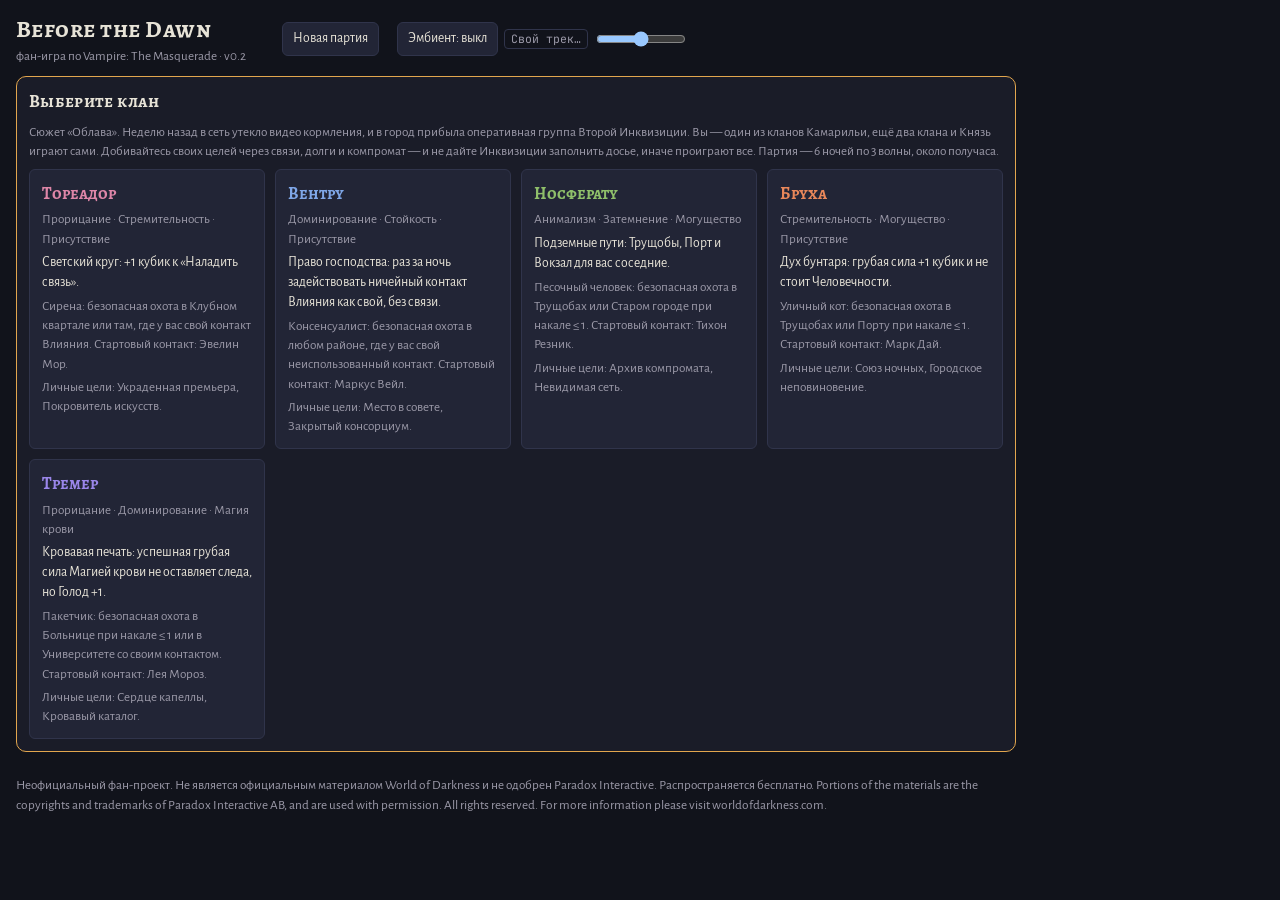
<file: intriga-v02.html>
<!doctype html>
<html lang="ru">
<head>
<meta charset="utf-8">
<meta name="viewport" content="width=device-width,initial-scale=1,viewport-fit=cover">
<meta name="theme-color" content="#11131b">
<meta name="description" content="Before the Dawn — неофициальная фан-игра по Vampire: The Masquerade">
<link rel="manifest" href="manifest.webmanifest">
<link rel="icon" href="icon-192.png" type="image/png">
<link rel="apple-touch-icon" href="apple-touch-icon.png">
<meta name="apple-mobile-web-app-capable" content="yes">
<meta name="mobile-web-app-capable" content="yes">
<meta name="apple-mobile-web-app-status-bar-style" content="black-translucent">
<meta name="apple-mobile-web-app-title" content="Before the Dawn">
<title>Before the Dawn</title>
<link rel="stylesheet" href="https://fonts.googleapis.com/css2?family=Alegreya+SC:wght@500;700&family=Alegreya+Sans:wght@400;500;700&family=JetBrains+Mono:wght@400;600&display=swap">
<style>
:root{
  color-scheme: dark;
  --night:#11131b; --panel:#1a1c28; --panel2:#222536; --line:#30344b;
  --ink:#e7e3d7; --dim:#9b99a8; --lamp:#e2a64e; --heat:#c0394a; --ok:#6fbf8a; --blood:#d8404f;
  --tor:#de86a8; --ven:#7fa7e8; --nos:#8fbf6a; --bru:#e8875a; --tre:#9a86ea; --prince:#cfd8ea;
  --f-display:"Alegreya SC", Georgia, serif;
  --f-body:"Alegreya Sans", "Segoe UI", system-ui, sans-serif;
  --f-mono:"JetBrains Mono", ui-monospace, Consolas, monospace;
}
*{box-sizing:border-box}
html,body{background:var(--night);color:var(--ink);margin:0}
html{padding-top:env(safe-area-inset-top,0px);padding-bottom:env(safe-area-inset-bottom,0px)}
body{font-family:var(--f-body);font-size:15px;line-height:1.45;padding-block:12px 40px;padding-left:max(16px, env(safe-area-inset-left, 0px));padding-right:max(16px, env(safe-area-inset-right, 0px))}
@media (prefers-reduced-motion: reduce){*{transition:none!important;animation:none!important}}
h1,h2,h3{font-family:var(--f-display);font-weight:700;margin:0;letter-spacing:.02em;text-wrap:balance}
h1{font-size:1.5rem} h2{font-size:1.1rem} h3{font-size:.95rem;color:var(--dim)}
p{margin:0}
.top{display:flex;flex-wrap:wrap;align-items:center;gap:8px 18px;margin-bottom:10px}
.meta{display:flex;flex-wrap:wrap;gap:6px 14px;color:var(--dim);font-family:var(--f-mono);font-size:.82rem}
.meta b{color:var(--ink);font-weight:600}
.grid{display:grid;grid-template-columns:minmax(0,1fr) 420px;gap:16px;align-items:start}
@media (max-width:960px){.grid{grid-template-columns:minmax(0,1fr)}}
.board{background:var(--panel);border:1px solid var(--line);border-radius:10px;padding:8px;min-width:0;position:sticky;top:8px}
@media (max-width:960px){.board{position:static}}
.board svg{width:100%;height:auto;max-height:74vh;display:block}
.col{display:flex;flex-direction:column;gap:12px;min-width:0}
.card{background:var(--panel);border:1px solid var(--line);border-radius:10px;padding:12px;display:flex;flex-direction:column;gap:8px;min-width:0}
.card.active{border-color:var(--lamp)}
.card.warn{border-color:var(--heat)}
.row{display:flex;flex-wrap:wrap;gap:6px;align-items:center}
.stats{display:flex;flex-wrap:wrap;gap:4px 14px;font-family:var(--f-mono);font-size:.8rem;color:var(--dim)}
.stats b{color:var(--ink);font-weight:600}
button{font:inherit;font-size:.86rem;background:var(--panel2);color:var(--ink);border:1px solid var(--line);border-radius:6px;padding:6px 10px;cursor:pointer;text-align:left}
button:hover:not(:disabled){border-color:var(--lamp)}
button:focus-visible{outline:2px solid var(--lamp);outline-offset:1px}
button:disabled{opacity:.38;cursor:not-allowed}
button.primary{background:var(--lamp);color:#1a1408;border-color:var(--lamp);font-weight:700}
button.on{border-color:var(--lamp);color:var(--lamp)}
button.act{display:flex;flex-direction:column;gap:1px;width:100%}
button.act small{color:var(--dim);font-size:.78rem}
.acts{display:grid;grid-template-columns:1fr 1fr;gap:6px}
@media (max-width:480px){.acts{grid-template-columns:1fr}}
.tag{display:inline-block;font-family:var(--f-mono);font-size:.72rem;padding:1px 6px;border-radius:4px;border:1px solid var(--line);color:var(--dim)}
.plot{border:1px dashed var(--line);border-radius:6px;padding:8px;display:flex;flex-direction:column;gap:4px;font-size:.88rem}
.plot.done{border-style:solid;border-color:var(--ok)}
.cond{display:flex;flex-direction:column;gap:1px;padding:4px 6px;border-radius:4px;background:var(--panel2)}
.cond.ok{color:var(--ok)}
.cond.ok .ways{display:none}
.ways{color:var(--dim);font-size:.8rem}
.hint{color:var(--dim);font-size:.83rem}
.log{max-height:300px;overflow:auto;font-size:.83rem;display:flex;flex-direction:column;gap:3px}
.log div{border-left:2px solid var(--line);padding-left:6px}
.log div.me{border-left-color:var(--lamp)}
.log .n{color:var(--lamp);font-family:var(--f-mono);font-size:.72rem}
.dice{font-family:var(--f-mono);white-space:nowrap}
.dice i{font-style:normal;display:inline-block;min-width:1.25em;text-align:center;border:1px solid var(--line);border-radius:3px;margin-right:1px}
.dice i.s{border-color:var(--ok);color:var(--ok)}
.dice i.r{background:#4a1820;border-color:var(--blood);color:#ffb3ba}
.dice i.r.s{color:#fff;border-color:#fff}
.offer{border:1px solid var(--lamp);border-radius:8px;padding:10px;display:flex;flex-direction:column;gap:6px;background:#241f16}
.bar{height:6px;background:var(--panel2);border-radius:3px;overflow:hidden}
.bar span{display:block;height:100%;background:var(--heat)}
.pips{font-family:var(--f-mono);letter-spacing:1px}
.rules{font-size:.85rem}
.rules summary{cursor:pointer}
.rules ul{margin:6px 0 0;padding-left:18px;color:var(--dim)}
.rules li{margin-bottom:3px}
.clanpick{display:grid;grid-template-columns:repeat(auto-fill,minmax(220px,1fr));gap:10px}
.clanpick button{display:flex;flex-direction:column;gap:4px;padding:12px}
.clanpick button b{font-family:var(--f-display);font-size:1.05rem}
.ev{display:flex;flex-wrap:wrap;gap:6px;align-items:center;font-size:.85rem;padding:4px 6px;background:var(--panel2);border-radius:4px}
.legend{display:flex;flex-wrap:wrap;gap:4px 12px;font-size:.78rem;color:var(--dim);margin-top:6px}
.sel-note{font-size:.88rem;color:var(--lamp)}
.stage{border-color:var(--lamp);gap:10px}
.stage .step{font-family:var(--f-mono);font-size:.72rem;color:var(--lamp);letter-spacing:.08em;text-transform:uppercase}
.stage p{max-width:62ch}
.stage ul{margin:0;padding-left:18px;display:flex;flex-direction:column;gap:4px}
.stage .lines{display:flex;flex-direction:column;gap:4px;font-size:.88rem;max-height:340px;overflow:auto}
.stage .lines div{border-left:2px solid var(--line);padding-left:8px}
.stage .lines div.me{border-left-color:var(--lamp)}
.advice{border:1px dashed var(--lamp);border-radius:6px;padding:8px;font-size:.88rem;color:var(--ink)}
.advice b{color:var(--lamp)}
@keyframes pulse{0%{stroke-opacity:1}50%{stroke-opacity:.25}100%{stroke-opacity:1}}
.hlring{animation:pulse 1.6s ease-in-out infinite}
@media (prefers-reduced-motion: reduce){.hlring{animation:none}}
</style>
</head>
<body>
<div class="top">
  <div style="display:flex;flex-direction:column"><h1>Before the Dawn</h1><span class="hint">фан-игра по Vampire: The Masquerade · v0.2</span></div>
  <div class="meta" id="meta"></div>
  <button id="newBtn" onclick="restart()">Новая партия</button>
  <div class="row" id="music">
    <button id="ambBtn">Эмбиент: выкл</button>
    <label for="trackIn" class="tag" style="cursor:pointer;align-items:center">Свой трек…</label>
    <input type="file" id="trackIn" accept="audio/*" hidden>
    <button id="trackBtn" hidden>Трек: пауза</button>
    <input type="range" id="vol" min="0" max="1" step="0.05" value="0.5" aria-label="Громкость" style="width:90px">
  </div>
  <button id="installBtn" hidden>Установить приложение</button>
</div>
<div id="app"></div>

<script>
/* =====================================================================
   НАСТРОЙКИ И ДАННЫЕ — всё, что можно менять, находится здесь
   Контент v0.1 согласован с ChatGPT (контакты, указы, дела, замыслы, боты)
   ===================================================================== */
const CONFIG = {
  nights: 6, waves: 3,
  pool: 4,                 // базовый пул d6, успех на 5–6
  hungerMax: 4, startHunger: 1,
  humanityMax: 5, startHumanity: 3,
  statusMax: 5, startStatus: 2,
  heatRaid: 3,             // накал района, при котором рейд
  dossierStart: 0, dossierMax: 8,
  agents: 2,
  maxDebts: 2,             // максимум непогашенных бонов у должника
  contactRange: 2,         // с какого расстояния можно задействовать контакт для замысла или дела
  gatherEvery: 2,          // сбор после 2-й волны каждой второй ночи (и при досье ≥ gatherDossier)
  gatherDossier: 5,
  smallVP: 2, bigVP: 4, bigFailVP: -1,
};

const RES = {
  san:{n:"Сангвиническая", s:"С", disc:["Присутствие","Магия крови"]},
  cho:{n:"Холерическая",   s:"Х", disc:["Могущество","Стремительность"]},
  mel:{n:"Меланхолическая",s:"М", disc:["Стойкость","Затемнение"]},
  phl:{n:"Флегматическая", s:"Ф", disc:["Прорицание","Доминирование"]},
};

const DISTRICTS = [
  {q:0,r:0,  id:"ely", name:"Элизиум",        res:null, herd:0},
  {q:1,r:0,  id:"club",name:"Клубный квартал",res:"san",herd:3},
  {q:1,r:-1, id:"biz", name:"Деловой центр",  res:"mel",herd:1},
  {q:0,r:-1, id:"uni", name:"Университет",    res:"phl",herd:2},
  {q:-1,r:0, id:"old", name:"Старый город",   res:"mel",herd:1},
  {q:-1,r:1, id:"slum",name:"Трущобы",        res:"cho",herd:3},
  {q:0,r:1,  id:"hosp",name:"Больница",       res:"phl",herd:2},
  {q:2,r:-1, id:"port",name:"Порт",           res:"cho",herd:2},
  {q:2,r:-2, id:"city",name:"Мэрия",          res:"phl",herd:1},
  {q:0,r:-2, id:"park",name:"Парк",           res:"san",herd:2},
  {q:-2,r:1, id:"cem", name:"Кладбище",       res:"mel",herd:1},
  {q:-1,r:2, id:"news",name:"Редакция",       res:"san",herd:1},
  {q:1,r:1,  id:"rail",name:"Вокзал",         res:"cho",herd:2},
];

// 12 контактов: по одному в районе. sp — особое действие (нужно быть в районе или рядом)
let CONTACTS = [
  {d:"club", name:"Эвелин Мор",      role:"владелица клуба",     type:"Влияние",    sp:"hunt",     spText:"Охота: −2 Голода без накала"},
  {d:"biz",  name:"Маркус Вейл",     role:"финансист",           type:"Влияние",    sp:"status",   spText:"+1 Статус, но в районе остаётся ваш след (1 раз за партию)"},
  {d:"uni",  name:"Лея Мороз",       role:"архивариус",          type:"Оккультизм", sp:"revealUC", spText:"Раскрыть чужой след в Университете или на Кладбище без проверки"},
  {d:"old",  name:"Антон Белл",      role:"антиквар",            type:"Информация", sp:"revealNb", spText:"Раскрыть чужой след в Старом городе или соседнем районе без проверки"},
  {d:"slum", name:"Тихон Резник",    role:"связной",             type:"Подполье",   sp:"clean2",   spText:"Удалить до 2 своих следов здесь и в соседних районах"},
  {d:"hosp", name:"Ирина Сокол",     role:"главврач",            type:"Медицина",   sp:"hospCool", spText:"−2 накала Больницы"},
  {d:"port", name:"Марк Дай",        role:"диспетчер порта",     type:"Логистика",  sp:"move3",    spText:"Переместиться на расстояние до 3"},
  {d:"city", name:"Ева Харпер",      role:"заместитель мэра",    type:"Влияние",    sp:"coolAny",  spText:"−1 накал в любом районе"},
  {d:"park", name:"Симон Корн",      role:"ночной смотритель",   type:"Подполье",   sp:"hunt",     spText:"Охота: −2 Голода без накала"},
  {d:"cem",  name:"Габриэль Рейес",  role:"смотритель кладбища", type:"Оккультизм", sp:"cleanAny", spText:"Уничтожить любой след на Кладбище или в Старом городе"},
  {d:"news", name:"Мира Данилова",   role:"редактор",            type:"Информация", sp:"publish",  spText:"Разоблачить своё доказательство без накала"},
  {d:"rail", name:"Оскар Бранд",     role:"диспетчер вокзала",   type:"Логистика",  sp:"move3",    spText:"Переместиться на расстояние до 3"},
];

const CLANS = {
  tor:{name:"Тореадор", short:"Т", color:"var(--tor)", disc:["Прорицание","Стремительность","Присутствие"], start:"club",
       predator:"Сирена", predText:"безопасная охота в Клубном квартале или там, где у вас свой контакт Влияния",
       ability:"Светский круг: +1 кубик к «Наладить связь».", ab:"charm"},
  ven:{name:"Вентру", short:"В", color:"var(--ven)", disc:["Доминирование","Стойкость","Присутствие"], start:"biz",
       predator:"Консенсуалист", predText:"безопасная охота в любом районе, где у вас свой неиспользованный контакт",
       ability:"Право господства: раз за ночь задействовать ничейный контакт Влияния как свой, без связи.", ab:"dominion"},
  nos:{name:"Носферату", short:"Н", color:"var(--nos)", disc:["Анимализм","Затемнение","Могущество"], start:"slum",
       predator:"Песочный человек", predText:"безопасная охота в Трущобах или Старом городе при накале ≤ 1",
       ability:"Подземные пути: Трущобы, Порт и Вокзал для вас соседние.", ab:"tunnels"},
  bru:{name:"Бруха", short:"Б", color:"var(--bru)", disc:["Стремительность","Могущество","Присутствие"], start:"port",
       predator:"Уличный кот", predText:"безопасная охота в Трущобах или Порту при накале ≤ 1",
       ability:"Дух бунтаря: грубая сила +1 кубик и не стоит Человечности.", ab:"rage"},
  tre:{name:"Тремер", short:"Р", color:"var(--tre)", disc:["Прорицание","Доминирование","Магия крови"], start:"uni",
       predator:"Пакетчик", predText:"безопасная охота в Больнице при накале ≤ 1 или в Университете со своим контактом",
       ability:"Кровавая печать: успешная грубая сила Магией крови не оставляет следа, но Голод +1.", ab:"seal"},
};
function safeHunt(c,d){
  const h=D(d),ct=contactAt(d),own=ct&&ct.owner===c.id;
  switch(c.id){
    case "tor":return d==="club"||(own&&ct.type==="Влияние");
    case "ven":return own&&!ct.used;
    case "nos":return (d==="slum"||d==="old")&&h.heat<=1;
    case "bru":return (d==="slum"||d==="port")&&h.heat<=1;
    case "tre":return (d==="hosp"&&h.heat<=1)||(d==="uni"&&own);
  }
  return false;
}

// Замыслы. Условие = район: его контакт ИЛИ грубая сила указанной дисциплиной там
let PLOTS = [
  {clan:"tor", title:"Украденная премьера", text:"Вернуть контроль над влиятельной культурной площадкой.",
   conds:[{t:"Хозяйка площадки",d:"club",disc:"Присутствие"},{t:"Нужная рецензия",d:"news",disc:"Прорицание"}]},
  {clan:"tor", title:"Покровитель искусств", text:"Сделать известного мецената зависимым от клана.",
   conds:[{t:"Тайна мецената",d:"old",disc:"Прорицание"},{t:"Грант мэрии",d:"city",disc:"Присутствие"},{t:"Бал в его честь",d:"club",disc:"Присутствие"}]},
  {clan:"ven", title:"Место в совете", text:"Продвинуть своего ставленника в администрацию города.",
   conds:[{t:"Спонсоры",d:"biz",disc:"Доминирование"},{t:"Назначение",d:"city",disc:"Присутствие"}]},
  {clan:"ven", title:"Закрытый консорциум", text:"Объединить три учреждения под теневым управлением.",
   conds:[{t:"Причалы",d:"port",disc:"Доминирование"},{t:"Попечительский совет",d:"hosp",disc:"Доминирование"},{t:"Лояльная пресса",d:"news",disc:"Присутствие"}]},
  {clan:"nos", title:"Архив компромата", text:"Собрать тайные сведения об администрации.",
   conds:[{t:"Черновики редакции",d:"news",disc:"Затемнение"},{t:"Служебная переписка",d:"city",disc:"Затемнение"}]},
  {clan:"nos", title:"Невидимая сеть", text:"Подчинить себе городские потоки информации.",
   conds:[{t:"Крысы Трущоб",d:"slum",disc:"Анимализм"},{t:"Камеры вокзала",d:"rail",disc:"Затемнение"},{t:"Сервера университета",d:"uni",disc:"Затемнение"}]},
  {clan:"bru", title:"Союз ночных", text:"Объединить неформальные сообщества против чиновничьего произвола.",
   conds:[{t:"Голос улиц",d:"slum",disc:"Присутствие"},{t:"Докеры",d:"port",disc:"Могущество"}]},
  {clan:"bru", title:"Городское неповиновение", text:"Создать политический кризис и добиться уступок.",
   conds:[{t:"Студенческий протест",d:"uni",disc:"Присутствие"},{t:"Паника на бирже",d:"biz",disc:"Стремительность"},{t:"Ультиматум мэрии",d:"city",disc:"Присутствие"}]},
  {clan:"tre", title:"Сердце капеллы", text:"Восстановить секретное магическое хранилище.",
   conds:[{t:"Ключ из архива",d:"uni",disc:"Магия крови"},{t:"Освящённая земля",d:"cem",disc:"Прорицание"}]},
  {clan:"tre", title:"Кровавый каталог", text:"Восстановить утраченный архив запрещённых исследований.",
   conds:[{t:"Образцы крови",d:"hosp",disc:"Прорицание"},{t:"Рукописи",d:"old",disc:"Доминирование"},{t:"Печатный станок",d:"news",disc:"Магия крови"}]},
  // общие (дисциплина любая клановая)
  {clan:null, title:"Свой человек в полиции", text:"Патрульный берёт не только деньги.", conds:[{t:"Подход",d:"slum"},{t:"Прикрытие сверху",d:"park"}]},
  {clan:null, title:"Медкарта советника", text:"Диагноз советника откроет двери мэрии.", conds:[{t:"Медкарта",d:"hosp"},{t:"Встреча",d:"city"}]},
  {clan:null, title:"Портовая сделка", text:"Контрабандисты привезли то, что нужно многим.", conds:[{t:"Груз",d:"port"},{t:"Оплата",d:"biz"}]},
  {clan:null, title:"Утечка из редакции", text:"Журналист копает под двор. Узнайте, что у него есть.", conds:[{t:"Его материалы",d:"news"},{t:"Его источник",d:"uni"}]},
  {clan:null, title:"Ночной маршрут", text:"Курьер возит кровь через весь город. Он должен работать на вас.", conds:[{t:"Расписание",d:"rail"},{t:"Точка сбыта",d:"club"}]},
  {clan:null, title:"Старые кости", text:"На кладбище вскрыли склеп, которого нет на картах.", conds:[{t:"Склеп",d:"cem"},{t:"Летопись",d:"old"}]},
];

// 10 указов автомы Князя — одна карта на ночь
let EDICTS = [
  {id:"curfew",  title:"Комендантский час",     text:"Небезопасная охота даёт +2 накала вместо +1."},
  {id:"amnesty", title:"Амнистия",              text:"Первое «Замести следы» каждого клана также уничтожает его след в этом районе."},
  {id:"inquiry", title:"Открытое расследование",text:"+1 кубик к «Расследовать» в Редакции и Мэрии."},
  {id:"sheriff", title:"Власть Шерифа",         text:"Шериф получает +2 кубика к первому расследованию за ночь."},
  {id:"witness", title:"Защита свидетелей",     text:"Первое разоблачение этой ночью не добавляет накал."},
  {id:"portctl", title:"Портовый контроль",     text:"Грубая сила в Порту и на Вокзале даёт ещё +1 накал."},
  {id:"debts",   title:"Долги Камарильи",       text:"Первый клан, получивший исполнение бона этой ночью, получает +1 Статус."},
  {id:"protocol",title:"Чрезвычайный протокол", text:"Если городское дело закрыто, досье дополнительно −1."},
  {id:"watch",   title:"Особый надзор",         text:"В Мэрии и Больнице расследование с осложнением оставляет след расследователя."},
  {id:"silence", title:"Награда за тишину",     text:"Первый клан, снизивший накал района с 2 до 1, получает +1 Статус."},
];

// 6 городских дел. Каждое — два вклада (A и B) в любом порядке, разными кланами.
// вклад: контакт района d ИЛИ альтернатива alt: check (проверка в районе), cover (замести следы там), invest (расследовать там)
let CASES = [
  {title:"Запись с камер", text:"Камеры вокзала записали кормление.",
   parts:[{t:"Изъять запись",d:"rail",alt:{k:"check",d:"rail"}},{t:"Отвлечь прессу",d:"news",alt:{k:"cover",d:"rail"}}],
   win:{k:"trace",d:"rail"}, fail:{k:"heat",d:"rail"}},
  {title:"Больничные реестры", text:"В реестрах больницы — странные пациенты без пульса.",
   parts:[{t:"Подчистить реестр",d:"hosp",alt:{k:"check",d:"hosp"}},{t:"Закрыть проверку",d:"city",alt:{k:"cover",d:"hosp"}}],
   win:{k:"cool",d:"hosp"}, fail:{k:"heat",d:"hosp"}},
  {title:"Подозрительный груз", text:"Таможня вскрыла контейнер с пакетами крови.",
   parts:[{t:"Подменить документы",d:"port",alt:{k:"check",d:"port"}},{t:"Звонок сверху",d:"city",alt:{k:"cover",d:"port"}}],
   win:{k:"trace",d:"port"}, fail:{k:"heat",d:"port"}},
  {title:"Информатор из Трущоб", text:"Местный барыга рассказывает полиции о «бледных».",
   parts:[{t:"Найти информатора",d:"slum",alt:{k:"invest",d:"slum"}},{t:"Дискредитировать",d:"news",alt:{k:"cover",d:"slum"}}],
   win:{k:"cool",d:"slum"}, fail:{k:"heat",d:"slum"}},
  {title:"Утечка из архива", text:"Аспирант вынес из архива дневник о Сородичах.",
   parts:[{t:"Вернуть дневник",d:"uni",alt:{k:"check",d:"uni"}},{t:"Перехватить переписку",d:"city",alt:{k:"check",d:"city"}}],
   win:{k:"trace",d:"uni"}, fail:{k:"heat",d:"city"}},
  {title:"Секретное досье", text:"Инквизиция передаёт бумаги через журналиста.",
   parts:[{t:"Найти журналиста",d:"news",alt:{k:"invest",d:"news"}},{t:"Перехватить курьера",d:"rail",alt:{k:"check",d:"rail"}}],
   win:{k:"dossier"}, fail:{k:"heat",d:"news"}},
];

/* =====================================================================
   СЛУЖЕБНОЕ
   ===================================================================== */
const $ = s => document.querySelector(s);
const rnd = n => Math.floor(Math.random()*n);
const pick = a => a[rnd(a.length)];
const shuffle = a => {a=[...a];for(let i=a.length-1;i>0;i--){const j=rnd(i+1);[a[i],a[j]]=[a[j],a[i]]}return a};
const d6 = () => 1+rnd(6);
const clamp=(v,a,b)=>Math.max(a,Math.min(b,v));
const DIRS=[[1,0],[1,-1],[0,-1],[-1,0],[-1,1],[0,1]];
const TUN=["slum","port","rail"];
let S=null, UID=1;

function D(id){return S.map[id]}
function byQR(q,r){return Object.values(S.map).find(d=>d.q===q&&d.r===r)}
function nbrs(id,clan){
  const h=D(id);const out=[];
  for(const [dq,dr] of DIRS){const n=byQR(h.q+dq,h.r+dr);if(n)out.push(n.id)}
  if(clan==="nos"&&TUN.includes(id))for(const l of TUN)if(l!==id&&!out.includes(l))out.push(l);
  return out;
}
function dist(a,b,clan){
  if(a===b)return 0;
  const seen=new Set([a]);let front=[a],d=0;
  while(front.length){d++;const nf=[];for(const k of front)for(const n of nbrs(k,clan)){if(seen.has(n))continue;if(n===b)return d;seen.add(n);nf.push(n)}front=nf}
  return 99;
}
function within(from,r,clan){return Object.keys(S.map).filter(k=>dist(from,k,clan)<=r)}
function stepToward(from,to,clan,steps=1){
  let cur=from;for(let i=0;i<steps;i++){if(cur===to)break;cur=nbrs(cur,clan).sort((a,b)=>dist(a,to,clan)-dist(b,to,clan))[0]||cur}return cur;
}
const NM=id=>CLANS[id].name;
const clanSpan=id=>`<b style="color:${CLANS[id].color}">${NM(id)}</b>`;
function log(t,mine){S.log.unshift({n:S.night,w:S.wave,t,mine:!!mine})}
function contactAt(d){return S.contacts.find(c=>c.d===d)}
function cityHeat(){return Object.values(S.map).reduce((s,d)=>s+d.heat,0)}
function me(){return S.clans[S.me]}
function debtsOf(cid){return S.boons.filter(b=>b.debtor===cid).length}
function owes(debtor,creditor){return S.boons.filter(b=>b.debtor===debtor&&b.creditor===creditor).length}
const ctLabel=ct=>`${ct.name}, ${ct.role}`;

/* =====================================================================
   НОВАЯ ПАРТИЯ
   ===================================================================== */
function restart(){S=null;try{localStorage.removeItem(SAVE_KEY)}catch(e){}render()}
const SAVE_KEY="night-intrigue-save-v1";
function saveGame(){if(!S)return;try{localStorage.setItem(SAVE_KEY,JSON.stringify(S,(k,v)=>v instanceof Set?{__set:[...v]}:v))}catch(e){}}
function loadGame(){try{const t=localStorage.getItem(SAVE_KEY);if(!t)return null;const o=JSON.parse(t,(k,v)=>v&&v.__set?new Set(v.__set):v);UID=Math.max(UID,1e6);return o}catch(e){return null}}
function resumeGame(){const o=loadGame();if(o){S=o;render()}}
function newGame(meId){
  const map={};
  DISTRICTS.forEach(d=>map[d.id]={...d,heat:0,traces:[]});
  const others=shuffle(Object.keys(CLANS).filter(x=>x!==meId)).slice(0,2);
  const ids=[meId,...others];
  S={map,me:meId,ids,night:0,wave:0,phase:"dusk",log:[],dossier:CONFIG.dossierStart,boons:[],evidence:[],offers:[],
     contacts:CONTACTS.map(c=>({...c,owner:null,used:false,blockUntil:0,statusGiven:[]})),
     edicts:shuffle(EDICTS),cases:shuffle(CASES),edict:null,case:null,
     intro:0,mark:0,agents:[],raidAt:new Set(),flags:{},clans:{},plan:null,sel:null,result:null,sheriff:null,draft:null,init:rnd(3),gathered:false};
  for(const id of ids)contactAt(CLANS[id].start).owner=id;
  // убежище — рядом со стартовым контактом
  for(const id of ids){
    const opts=within(CLANS[id].start,1).filter(k=>k!=="ely"&&!Object.values(S.clans).some(c=>c.haven===k));
    const h=opts.includes(CLANS[id].start)?CLANS[id].start:pick(opts);
    S.clans[id]={id,bot:id!==meId,haven:h,pos:h,hunger:CONFIG.startHunger,humanity:CONFIG.startHumanity,status:CONFIG.startStatus,
      res:null,plots:[],deck:[],done:[],clue:0,offered:false,domUsed:false,planned:null};
  }
  const commons=shuffle(PLOTS.filter(p=>!p.clan));
  ids.forEach((id,i)=>{
    const c=S.clans[id];const own=PLOTS.filter(p=>p.clan===id);
    c.plots=[mkPlot(own[0]),mkPlot(own[1])];
    c.deck=commons.slice(i*2,i*2+2).concat(shuffle(commons.slice(6))).map(mkPlot);
    if(id===meId){S.draft=[...c.plots,c.deck.shift()];c.plots=[]}
  });
  const edge=Object.keys(map).filter(k=>k!=="ely"&&!ids.some(i=>S.clans[i].haven===k));
  const e2=shuffle(edge);S.agents=e2.slice(0,CONFIG.agents);
  log(`Вы — клан ${clanSpan(meId)}. Соперники: ${others.map(clanSpan).join(" и ")}. Сюжет «Облава»: в город прибыла оперативная группа Второй Инквизиции.`,true);
  startNight();
}
function mkPlot(p){return {uid:UID++,clan:p.clan,title:p.title,text:p.text,conds:p.conds.map(c=>({...c,ok:false})),big:p.conds.length>=3}}

/* =====================================================================
   ПРОВЕРКИ
   ===================================================================== */
function roll(c,bonus,extraRed=0){
  const n=Math.max(1,CONFIG.pool+bonus);const red=Math.min(c.hunger,n);
  const dice=[];for(let i=0;i<n;i++)dice.push({v:d6(),r:i>=n-red});
  for(let i=0;i<extraRed;i++)dice.push({v:d6(),r:true});
  const succ=dice.filter(d=>d.v>=5).length;
  const sixes=dice.filter(d=>d.v===6);const messy=sixes.length>=2&&sixes.some(d=>d.r);
  const beast=succ===0&&dice.some(d=>d.r&&d.v===1);
  const txt=`<span class="dice">${dice.map(d=>`<i class="${d.r?"r":""} ${d.v>=5?"s":""}">${d.v}</i>`).join("")}</span>`;
  return {succ,messy,beast,txt,grade:Math.min(2,succ)};
}
function resBonus(c,disc){
  if(!c.res)return 0;const list=RES[c.res].disc;
  if(disc)return list.includes(disc)?1:0;
  return CLANS[c.id].disc.some(x=>list.includes(x))?1:0;
}
function bestDisc(c){return c.res&&CLANS[c.id].disc.find(x=>RES[c.res].disc.includes(x))||CLANS[c.id].disc[0]}
function leaveTrace(c,d,why){D(d).traces.push({clan:c.id,night:S.night,uid:UID++});if(!c.bot)log(`Вы оставили след в «${D(d).name}» (${why}).`,true)}
function addHeat(d,n){const h=D(d);if(d==="ely"){return}h.heat+=n;if(h.heat>=CONFIG.heatRaid)raid(d)}
function coolDown(c,d,n){
  const h=D(d);const before=h.heat;h.heat=Math.max(0,h.heat-n);
  if(S.edict.id==="silence"&&!S.flags.silence&&before>=2&&h.heat<=1){S.flags.silence=c.id;bump(c,1,"Награда за тишину")}
  return before;
}
function bump(c,n,why){c.status=clamp(c.status+n,0,CONFIG.statusMax);log(`${clanSpan(c.id)}: ${n>0?"+":""}${n} Статус (${why}).`,!c.bot)}
function raid(d){
  const h=D(d);S.raidAt.add(d);S.dossier++;
  log(`<b>Рейд Второй Инквизиции</b> в «${h.name}». Досье +1.`);
  const hit=new Set(h.traces.map(t=>t.clan));
  for(const cid of hit){const c=S.clans[cid];c.status=clamp(c.status-1,0,CONFIG.statusMax);log(`Агенты нашли следы клана ${clanSpan(cid)}: −1 Статус.`,cid===S.me)}
  if(S.sheriff&&S.sheriff.d===d){bump(S.clans[S.sheriff.clan],-1,"рейд в районе Шерифа")}
  h.traces=[];h.heat=1;
  const ct=contactAt(d);if(ct){ct.blockUntil=S.night+1;log(`Контакт «${ct.name}» залёг на дно до конца следующей ночи.`)}
}
function outcome(r){if(r.messy)return "грязный успех";if(r.beast)return "звериный провал";return ["провал","успех с осложнением","чистый успех"][r.grade]}
// осложнения: 1 успех — накал +1; грязный — след и накал; звериный — след, накал, Человечность −1; 0 — зацепка (+1 к следующей)
function afterRoll(c,d,r,label,opt={}){
  let extra="";
  if(r.grade===1&&!r.messy){
    if(opt.watch){leaveTrace(c,d,"особый надзор");extra=" Осложнение: остался след."}
    else{addHeat(d,1);extra=" Осложнение: накал +1."}
  }
  if(r.messy){leaveTrace(c,d,"грязный успех");addHeat(d,1);extra=" Остался след, накал +1."}
  if(r.beast){leaveTrace(c,d,"звериный провал");addHeat(d,1);c.humanity=clamp(c.humanity-1,1,CONFIG.humanityMax);extra=" Зверь вырвался: след, накал +1, Человечность −1."}
  if(r.grade===0&&!r.beast){c.clue=1;extra=" Зацепка: +1 кубик к следующей проверке."}
  else if(r.grade===0&&r.beast)c.clue=1;
  return `${label} ${r.txt} — ${outcome(r)}.${extra}`;
}
function useClue(c){const b=c.clue;c.clue=0;return b}
function ctAvail(ct){return ct&&!ct.used&&S.night>ct.blockUntil}

/* =====================================================================
   НОЧЬ
   ===================================================================== */
function startNight(){
  S.night++;S.wave=0;S.raidAt=new Set();S.flags={};S.sheriff=null;S.gathered=false;S.caseDone=[false,false];
  for(const ct of S.contacts)ct.used=false;
  S.edict=S.edicts[(S.night-1)%S.edicts.length];
  S.case=S.cases[(S.night-1)%S.cases.length];
  const rolls=[];
  for(const id of S.ids){const c=S.clans[id];c.res=null;c.offered=false;c.domUsed=false;c.pos=c.haven;
    const v=d6();if(v<=3&&c.hunger<CONFIG.hungerMax){c.hunger++;rolls.push(`${clanSpan(id)} (${v})`)}}
  if(rolls.length)log(`На закате просыпаются голоднее: ${rolls.join(", ")}.`,rolls.some(r=>r.includes(NM(S.me))));
  S.briefLines=since(S.mark||0);
  log(`<b>Ночь ${S.night}.</b> Указ Князя: «${S.edict.title}». Городское дело: «${S.case.title}».`);
  S.phase=S.intro<INTRO.length?"intro":"brief";S.sel=null;S.plan=null;render();
}
function beginWave(){
  S.wave++;S.phase="plan";S.plan=null;S.sel=null;S.offers=S.offers.filter(o=>o.kind==="sheriff");
  for(const id of S.ids)if(S.clans[id].bot)S.clans[id].planned=botPlan(S.clans[id]);
  render();
}
function order(){const k=(S.init+S.wave+S.night)%S.ids.length;return S.ids.slice(k).concat(S.ids.slice(0,k))}
function revealWave(){
  if(!S.plan||S.offers.length)return;
  me().planned=S.plan;const mark=S.log.length;
  const ord=order();
  log(`— Волна ${S.wave}. Очередь: ${ord.map(clanSpan).join(" → ")}.`);
  for(const id of ord){resolve(S.clans[id],S.clans[id].planned);if(S.dossier>=CONFIG.dossierMax)return endGame(true)}
  S.sumLines=since(mark).slice(1);S.phase="summary";S.sel=null;render();
}
function agentCheck(c,d){
  if(!S.agents.includes(d))return;
  const v=d6();
  if(v<=2){c.status=clamp(c.status-1,0,CONFIG.statusMax);c.hunger=clamp(c.hunger+1,0,CONFIG.hungerMax);log(`${clanSpan(c.id)} нарывается на агентов Инквизиции в «${D(d).name}» (${v}): −1 Статус, Голод +1.`,!c.bot)}
}

/* =====================================================================
   ДЕЙСТВИЯ
   ===================================================================== */
function grantBoonUse(c,ct,permit){
  if(ct.owner===c.id||!ct.owner)return;
  if(permit==="claim"){removeBoon(ct.owner,c.id);log(`${clanSpan(c.id)} пользуется контактом «${ct.name}» клана ${clanSpan(ct.owner)} в счёт долга.`,!c.bot||ct.owner===S.me);
    if(S.edict.id==="debts"&&!S.flags.debts){S.flags.debts=1;bump(c,1,"Долги Камарильи")}}
  else{addBoon(c.id,ct.owner);log(`${clanSpan(c.id)} пользуется контактом «${ct.name}» клана ${clanSpan(ct.owner)} и теперь должен им бон.`,!c.bot||ct.owner===S.me)}
}
function contactOk(c,ct,a){
  if(!ctAvail(ct))return `«${ct.name}» сегодня недоступен`;
  if(!ct.owner){if(a.permit==="dominion")return "";return "контакт ничей"}
  if(ct.owner!==c.id&&!a.permit)return "владелец не дал согласия";
  return "";
}
function resolve(c,a){
  if(!a)return;
  const nm=clanSpan(c.id);const mine=!c.bot;
  const stay=a.type==="expose"||a.type==="pass"||a.remote;
  if(!stay&&a.type!=="move3")c.pos=a.d;
  const h=D(a.d);
  agentCheck(c,c.pos);
  switch(a.type){
  case "move":{log(`${nm} перемещается в «${h.name}».`,mine);break}
  case "hunt":{
    const safe=safeHunt(c,a.d);
    let drop=a.mode==="res"?1:2;
    c.hunger=clamp(c.hunger-drop,0,CONFIG.hungerMax);
    if(a.mode==="res")c.res=h.res;
    let t=`${nm} охотится в «${h.name}»: Голод −${drop}`;
    if(a.mode==="res")t+=`, ${RES[h.res].n.toLowerCase()} кровь (+1 кубик к ${RES[h.res].disc.join(" и ")} до рассвета)`;
    if(!safe){const n=S.edict.id==="curfew"?2:1;t+=`, накал +${n}`;addHeat(a.d,n)}else t+=", тихо";
    log(t+".",mine);break}
  case "connect":{
    const ct=contactAt(a.d);
    if(!ct||ct.owner){log(`${nm} хотел выйти на «${ct?ct.name:"?"}», но его уже перехватили.`,mine);break}
    const b=useClue(c)+(CLANS[c.id].ab==="charm"?1:0)+(c.humanity>=4?1:0);
    const r=roll(c,b);
    const t=afterRoll(c,a.d,r,`${nm} налаживает связь: ${ctLabel(ct)}`);
    if(r.succ>=1)ct.owner=c.id;
    log(t+(r.succ>=1?` Теперь это контакт ${nm}.`:""),mine);break}
  case "use":{
    const ct=contactAt(a.d);const p=findPlot(c,a.plot);const cond=p&&p.conds[a.cond];
    if(!p||!cond||cond.ok){log(`${nm}: действие потеряло смысл.`,mine);break}
    const why=contactOk(c,ct,a);if(why){log(`${nm} обращается к «${ct.name}», но ${why}. Действие потеряно.`,mine);break}
    ct.used=true;cond.ok=true;
    if(a.permit==="dominion"){c.domUsed=true;log(`${nm} по праву господства задействует ничейный контакт «${ct.name}».`,mine)}
    else if(ct.owner===c.id)log(`${nm} задействует своего человека — «${ct.name}».`,mine);
    else grantBoonUse(c,ct,a.permit);
    log(`${nm}: «${p.title}» — выполнено «${cond.t}».`,mine);
    checkPlot(c,p);break}
  case "brute":{
    const p=findPlot(c,a.plot);const cond=p&&p.conds[a.cond];
    if(!p||!cond||cond.ok){log(`${nm}: действие потеряло смысл.`,mine);break}
    if(c.hunger>=CONFIG.hungerMax){log(`${nm} слишком голоден для грубой силы — Зверь не даёт сосредоточиться.`,mine);break}
    const rv=d6();let pre="";if(rv<=3){c.hunger=clamp(c.hunger+1,0,CONFIG.hungerMax);pre=` Пробуждение крови (${rv}): Голод +1.`}
    const disc=cond.disc||bestDisc(c);
    const rage=CLANS[c.id].ab==="rage";
    const b=useClue(c)+resBonus(c,disc)+(rage?1:0)+(c.humanity<=2?1:0);
    const r=roll(c,b,1);
    let t=afterRoll(c,a.d,r,`${nm} действует грубой силой (${disc}) ради «${cond.t}».${pre}`);
    const seal=CLANS[c.id].ab==="seal"&&disc==="Магия крови"&&r.succ>=1&&c.hunger<CONFIG.hungerMax;
    if(seal){c.hunger++;t+=" Кровавая печать: следа нет, Голод +1."}
    else{leaveTrace(c,a.d,"грубая сила");t+=" Грубая сила оставила след."}
    let hh=1;if(S.edict.id==="portctl"&&(a.d==="port"||a.d==="rail"))hh=2;
    addHeat(a.d,hh);t+=` Накал +${hh}.`;
    if(!rage){c.humanity=clamp(c.humanity-1,1,CONFIG.humanityMax);t+=" Человечность −1."}
    if(r.succ>=1){cond.ok=true;t+=` «${cond.t}» выполнено.`}
    log(t,mine);if(r.succ>=1)checkPlot(c,p);break}
  case "cover":{
    const before=coolDown(c,a.d,1);
    let tr="";
    if(S.edict.id==="amnesty"&&!(S.flags["am_"+c.id])){S.flags["am_"+c.id]=1;const own=h.traces.findIndex(t=>t.clan===c.id);if(own>=0){h.traces.splice(own,1);tr=" и по амнистии уничтожает свой след"}}
    log(`${nm} заметает следы в «${h.name}»: накал ${before}→${h.heat}${tr}.`,mine);
    if(S.sheriff&&S.sheriff.clan===c.id&&S.sheriff.d===a.d)S.sheriff.worked=true;
    caseAlt(c,"cover",a.d);
    break}
  case "investigate":{
    let b=useClue(c)+(S.edict.id==="inquiry"&&(a.d==="news"||a.d==="city")?1:0)+resBonus(c,"Прорицание");
    if(S.sheriff&&S.sheriff.clan===c.id){if(a.d===S.sheriff.d)b++;if(S.edict.id==="sheriff"&&!S.flags.sherInv){S.flags.sherInv=1;b+=2}}
    const r=roll(c,b);
    let t=afterRoll(c,a.d,r,`${nm} расследует «${h.name}»`,{watch:S.edict.id==="watch"&&(a.d==="city"||a.d==="hosp")});
    if(r.succ>=1){
      t+=takeEvidence(c,a.d,r.grade>=2);
      if(S.sheriff&&S.sheriff.clan===c.id&&S.sheriff.d===a.d)S.sheriff.worked=true;
      caseAlt(c,"invest",a.d);
    }
    log(t,mine||t.includes(`${NM(S.me)}</b>.`));break}
  case "caseContact":{
    const ct=contactAt(a.d);const part=S.case.parts[a.part];
    if(S.caseDone[a.part]){log(`${nm}: этот вклад в дело уже сделан.`,mine);break}
    const why=contactOk(c,ct,a);if(why){log(`${nm} обращается к «${ct.name}» по делу, но ${why}.`,mine);break}
    ct.used=true;if(a.permit==="dominion")c.domUsed=true;else grantBoonUse(c,ct,a.permit);
    caseContribute(c,a.part,`через «${ct.name}»`);break}
  case "caseCheck":{
    const part=S.case.parts[a.part];
    if(S.caseDone[a.part]){log(`${nm}: этот вклад в дело уже сделан.`,mine);break}
    const r=roll(c,useClue(c));
    const t=afterRoll(c,a.d,r,`${nm} занимается делом «${S.case.title}» в «${h.name}»`);
    log(t,mine);if(r.succ>=1)caseContribute(c,a.part,"проверкой");break}
  case "special":{doSpecial(c,a);break}
  case "move3":{c.pos=a.to;const ct=contactAt(a.d);ct.used=true;log(`${nm} с помощью «${ct.name}» перебирается в «${D(a.to).name}».`,mine);agentCheck(c,c.pos);break}
  case "expose":{const e=S.evidence.find(x=>x.uid===a.ev);if(e)exposeEv(c,e,a.viaNews);break}
  case "pass":{log(`${nm} выжидает.`,mine);break}
  }
}
function takeEvidence(c,d,best){
  const h=D(d);const foreign=h.traces.filter(x=>x.clan!==c.id);
  if(!foreign.length)return " Чужих следов нет.";
  const tr=best?foreign[foreign.length-1]:foreign[0];
  h.traces.splice(h.traces.indexOf(tr),1);
  S.evidence.push({uid:UID++,holder:c.id,target:tr.clan,d,night:S.night});
  return ` Найдено доказательство против клана ${clanSpan(tr.clan)}.`;
}
function doSpecial(c,a){
  const ct=contactAt(a.d);const nm=clanSpan(c.id);const mine=!c.bot;
  if(!ctAvail(ct)||ct.owner!==c.id){log(`${nm}: «${ct.name}» сейчас не может помочь.`,mine);return}
  ct.used=true;const h=D(a.d);
  switch(ct.sp){
    case "hunt":c.hunger=clamp(c.hunger-2,0,CONFIG.hungerMax);log(`${nm} кормится через «${ct.name}»: Голод −2, тихо.`,mine);break;
    case "status":if(ct.statusGiven.includes(c.id)){log(`${nm}: «${ct.name}» уже помог однажды.`,mine);break}
      ct.statusGiven.push(c.id);bump(c,1,`связи «${ct.name}»`);leaveTrace(c,a.d,"деньги финансиста");break;
    case "revealUC":case "revealNb":{
      const area=ct.sp==="revealUC"?["uni","cem"]:within("old",1);
      const d=area.find(k=>D(k).traces.some(t=>t.clan!==c.id));
      if(!d){log(`${nm}: «${ct.name}» ничего не нашёл.`,mine);break}
      log(`${nm} получает сведения от «${ct.name}».`+takeEvidence(c,d,true),mine);break}
    case "clean2":{let n=0;for(const k of within("slum",1)){const H=D(k);for(let i=H.traces.length-1;i>=0&&n<2;i--)if(H.traces[i].clan===c.id){H.traces.splice(i,1);n++}}
      log(`${nm}: «${ct.name}» подчищает за вами — следов уничтожено: ${n}.`,mine);break}
    case "hospCool":{const b=coolDown(c,"hosp",2);log(`${nm}: «${ct.name}» закрывает вопросы в Больнице, накал ${b}→${D("hosp").heat}.`,mine);break}
    case "coolAny":{const t=a.target||hottest();const b=coolDown(c,t,1);log(`${nm}: звонок «${ct.name}» — накал в «${D(t).name}» ${b}→${D(t).heat}.`,mine);break}
    case "cleanAny":{let done=false;for(const k of ["cem","old"]){const H=D(k);let i=H.traces.findIndex(t=>t.clan===c.id);if(i<0)i=H.traces.length-1;if(i>=0&&!done){const who=H.traces[i].clan;H.traces.splice(i,1);done=true;log(`${nm}: «${ct.name}» уничтожает след в «${H.name}»${who===c.id?" (ваш)":""}.`,mine)}}
      if(!done)log(`${nm}: «${ct.name}» не нашёл, что убрать.`,mine);break}
  }
}
function hottest(){return Object.keys(S.map).filter(k=>k!=="ely").sort((a,b)=>D(b).heat-D(a).heat)[0]}
function exposeEv(c,e,viaNews){
  const tg=S.clans[e.target];tg.status=clamp(tg.status-1,0,CONFIG.statusMax);
  S.evidence=S.evidence.filter(x=>x.uid!==e.uid);
  let noHeat=false;
  if(viaNews){const ct=contactAt("news");if(ctAvail(ct)&&ct.owner===c.id){ct.used=true;noHeat=true}}
  if(S.edict.id==="witness"&&!S.flags.witness){S.flags.witness=1;noHeat=true}
  if(!noHeat)addHeat(e.d,1);
  log(`${clanSpan(c.id)} публично разоблачает клан ${clanSpan(e.target)} (дело в «${D(e.d).name}»): −1 Статус цели${noHeat?"":", накал района +1"}.`,c.id===S.me||e.target===S.me);
}
function findPlot(c,uid){return c.plots.find(p=>p.uid===uid)}
function checkPlot(c,p){
  if(!p.conds.every(x=>x.ok))return;
  const vp=p.big?CONFIG.bigVP:CONFIG.smallVP;
  c.done.push({title:p.title,vp});
  c.plots=c.plots.filter(x=>x!==p);
  log(`${clanSpan(c.id)} достигает цели «${p.title}»: +${vp} ПО.`,!c.bot);
  if(c.plots.length<2&&c.deck.length){
    if(c.bot)c.plots.push(c.deck.shift());
    else{S.draft=c.deck.splice(0,3);}
  }
}
function takeDraft(i){const c=me();const p=S.draft[i];c.plots.push(p);c.deck.push(...S.draft.filter(x=>x!==p));S.draft=null;log(`Вы берёте новую цель: «${p.title}».`,true);render()}
function addBoon(debtor,creditor){S.boons.push({uid:UID++,debtor,creditor,night:S.night})}
function removeBoon(debtor,creditor){const i=S.boons.findIndex(b=>b.debtor===debtor&&b.creditor===creditor);if(i>=0)S.boons.splice(i,1)}

/* ---------- городское дело ---------- */
function caseAlt(c,kind,d){
  S.case.parts.forEach((p,i)=>{if(!S.caseDone[i]&&p.alt.k===kind&&p.alt.d===d)caseContribute(c,i,kind==="cover"?"заметая следы":"расследованием")});
}
function caseContribute(c,i,how){
  if(S.caseDone[i])return;S.caseDone[i]=c.id;
  const part=S.case.parts[i];
  log(`${clanSpan(c.id)} вносит вклад в дело «${S.case.title}»: «${part.t}» (${how}).`,!c.bot);
  if(S.caseDone.every(Boolean)){
    S.dossier=Math.max(0,S.dossier-1);bump(c,1,`закрыл дело «${S.case.title}»`);
    let ex="";const w=S.case.win;
    if(w.k==="trace"){const H=D(w.d);if(H.traces.length){H.traces.shift();ex=` След в «${H.name}» исчез.`}}
    if(w.k==="cool"){D(w.d).heat=Math.max(0,D(w.d).heat-1);ex=` Накал «${D(w.d).name}» −1.`}
    if(w.k==="dossier"){S.dossier=Math.max(0,S.dossier-1);ex=" Досье ещё −1."}
    if(S.edict.id==="protocol"){S.dossier=Math.max(0,S.dossier-1);ex+=" Чрезвычайный протокол: досье ещё −1."}
    log(`<b>Дело «${S.case.title}» закрыто.</b> Досье −1.${ex}`,!c.bot);
  }
}

/* ---------- Шериф ---------- */
function offerSheriff(){
  const hot=hottest();const near=within(hot,1);
  const cand=S.ids.map(i=>S.clans[i]).filter(c=>near.includes(c.pos)).sort((a,b)=>b.status-a.status);
  const list=cand.length?cand:S.ids.map(i=>S.clans[i]).sort((a,b)=>b.status-a.status);
  S.sherQueue=list.map(c=>c.id);S.sherD=hot;nextSheriff();
}
function nextSheriff(){
  while(S.sherQueue&&S.sherQueue.length){
    const id=S.sherQueue.shift();const c=S.clans[id];
    if(!c.bot){S.offers.push({uid:UID++,from:null,kind:"sheriff",text:`Князь предлагает вам значок Шерифа на эту ночь. Район ответственности — «${D(S.sherD).name}». +1 кубик к расследованию там. Если до рассвета вы замели следы или успешно расследовали там и рейда не было — +1 Статус; если рейд случился — −1.`,yes:"Принять значок",no:"Отказаться"});return}
    if(c.hunger<=2){S.sheriff={clan:id,d:S.sherD};log(`Князь вручает значок Шерифа клану ${clanSpan(id)}: отвечает за «${D(S.sherD).name}».`);return}
  }
  log("Князь не нашёл желающих носить значок Шерифа.");
}

/* =====================================================================
   РАССВЕТ
   ===================================================================== */
function dawn(){
  S.mark=S.log.length;
  const cs=S.case;
  if(!S.caseDone.every(Boolean)){
    const half=S.caseDone.some(Boolean);let ex="";const f=cs.fail;if(f.k==="heat"){addHeat(f.d,1);ex=` Накал «${D(f.d).name}» +1.`}
    if(!half)S.dossier++;
    log(`Городское дело «${cs.title}» не закрыто${half?" (сделана половина — досье не растёт)":": досье +1"}.${ex}`);
  }
  if(S.sheriff){const sc=S.clans[S.sheriff.clan];if(S.sheriff.worked&&!S.raidAt.has(S.sheriff.d))bump(sc,1,"Шериф навёл порядок в своём районе")}
  // агенты
  const moved=[];let found=false;
  S.agents=S.agents.map(a=>{const tgt=Object.keys(S.map).filter(k=>k!=="ely").sort((x,y)=>D(y).heat-D(x).heat||dist(a,x)-dist(a,y))[0];const n=stepToward(a,tgt);moved.push(`«${D(a).name}» → «${D(n).name}»`);if(n!==a&&D(n).heat>=2)found=true;return n});
  log(`Агенты Инквизиции: ${moved.join(", ")}.`);
  if(found){S.dossier++;log("Агенты находят зацепки в горячем районе: досье +1.")}
  for(const id of S.ids){const c=S.clans[id];if(S.agents.includes(c.haven)){c.status=clamp(c.status-1,0,CONFIG.statusMax);log(`Агенты прочёсывают район убежища клана ${clanSpan(id)}: −1 Статус.`,id===S.me)}}
  for(const d of Object.values(S.map))d.traces=d.traces.filter(t=>S.night-t.night<2);
  if(S.dossier>=CONFIG.dossierMax)return endGame(true);
  if(S.night>=CONFIG.nights)return endGame(false);
  startNight();
}

/* =====================================================================
   ОБЩИЙ СБОР
   ===================================================================== */
function accusable(holder){
  const by={};for(const e of S.evidence)if(e.holder===holder)(by[e.target]??=[]).push(e);
  return Object.entries(by).filter(([t,l])=>l.length>=2).map(([t,l])=>({target:t,list:l}));
}
function accuse(holder,target){
  const list=S.evidence.filter(e=>e.holder===holder&&e.target===target).slice(0,2);
  if(list.length<2)return;
  S.evidence=S.evidence.filter(e=>!list.includes(e));
  const t=S.clans[target],h=S.clans[holder];
  t.status=clamp(t.status-2,0,CONFIG.statusMax);h.status=clamp(h.status+1,0,CONFIG.statusMax);
  log(`<b>Приговор.</b> ${clanSpan(holder)} предъявляет два доказательства против клана ${clanSpan(target)}. Порицание: −2 Статуса. Обвинителю +1 Статус.`,holder===S.me||target===S.me);
}
function botAccusations(){
  log(`<b>Князь созывает Общий сбор в Элизиуме.</b>`);
  for(const id of S.ids){if(!S.clans[id].bot)continue;for(const a of accusable(id))accuse(id,a.target)}
}
function endGather(){if(S.wave>=CONFIG.waves){S.phase="dawnready";render();return}beginWave()}

/* =====================================================================
   БОТЫ (приоритеты по схеме ChatGPT)
   ===================================================================== */
function openConds(c){const p=c.plots[0];if(!p)return [];const out=[];p.conds.forEach((x,i)=>{if(!x.ok)out.push({p,i,x})});return out}
function botPlan(c){
  const reach=within(c.pos,1,c.id),inReach=d=>reach.includes(d),inR=d=>dist(c.pos,d,c.id)<=CONFIG.contactRange;
  // 1. Голод
  if(c.hunger>=3){
    const sp=S.contacts.find(ct=>ct.owner===c.id&&ct.sp==="hunt"&&ctAvail(ct)&&inReach(ct.d));
    if(sp)return {type:"special",d:sp.d};
    const opts=reach.filter(d=>D(d).herd>0);
    if(opts.length){const safe=opts.filter(d=>safeHunt(c,d));return {type:"hunt",d:safe.length?pick(safe):pick(opts),mode:"plain"}}
  }
  // 2. Досье высокое — предотвратить рейд
  if(S.dossier>=5){const hot=reach.filter(d=>D(d).heat>=2).sort((a,b)=>D(b).heat-D(a).heat);if(hot.length)return {type:"cover",d:hot[0]}}
  // шантаж игрока — бесплатное предложение
  maybeBlackmail(c);
  // 3. Городское дело: не хватает одного вклада (или досье ≥4)
  const left=S.case.parts.map((p,i)=>({p,i})).filter(x=>!S.caseDone[x.i]);
  if(left.length===1||S.dossier>=4){
    for(const {p,i} of left){
      const ct=contactAt(p.d);
      if(ct.owner===c.id&&ctAvail(ct)&&inR(p.d))return {type:"caseContact",d:p.d,part:i,permit:true,remote:true};
      if(inReach(p.alt.d)&&Math.random()<.8){
        if(p.alt.k==="check")return {type:"caseCheck",d:p.alt.d,part:i};
        if(p.alt.k==="cover")return {type:"cover",d:p.alt.d};
        if(p.alt.k==="invest")return {type:"investigate",d:p.alt.d};
      }
    }
  }
  // компромат: чужой след рядом — шанс расследовать (на игрока охотнее)
  {const tr=reach.filter(d=>D(d).traces.some(t=>t.clan!==c.id));
   if(tr.length){const onMe=tr.filter(d=>D(d).traces.some(t=>t.clan===S.me));if(onMe.length&&Math.random()<.55)return {type:"investigate",d:pick(onMe)};if(Math.random()<.3)return {type:"investigate",d:pick(tr)}}}
  // 4–5. Замысел
  for(const {p,i,x} of openConds(c)){
    const ct=contactAt(x.d);
    if(ctAvail(ct)&&!ct._deny){
      if(ct.owner===c.id&&inR(x.d))return {type:"use",d:x.d,plot:p.uid,cond:i,permit:true,remote:true};
      if(!ct.owner&&c.id==="ven"&&ct.type==="Влияние"&&!c.domUsed&&inR(x.d))return {type:"use",d:x.d,plot:p.uid,cond:i,permit:"dominion",remote:true};
      if(ct.owner&&ct.owner!==c.id&&inR(x.d)){
        if(ct.owner===S.me&&!c.offered){
          if(owes(S.me,c.id)>0){queueOffer(c,"claim",ct);return {type:"use",d:x.d,plot:p.uid,cond:i,permit:null,remote:true}}
          if(debtsOf(c.id)<CONFIG.maxDebts){queueOffer(c,"ask",ct);return {type:"use",d:x.d,plot:p.uid,cond:i,permit:null,remote:true}}
        }else if(ct.owner!==S.me){
          const o=ct.owner;const busy=S.clans[o].planned&&S.clans[o].planned.d===x.d;
          if(!busy){if(owes(o,c.id)>0)return {type:"use",d:x.d,plot:p.uid,cond:i,permit:"claim",remote:true};
            if(debtsOf(c.id)<CONFIG.maxDebts&&Math.random()<.7)return {type:"use",d:x.d,plot:p.uid,cond:i,permit:"boon",remote:true}}
        }
      }
      if(!ct.owner&&inReach(x.d)&&Math.random()<.6)return {type:"connect",d:x.d};
    }
    if(inReach(x.d)&&c.hunger<=2)return {type:"brute",d:x.d,plot:p.uid,cond:i};
    if(!inReach(x.d))return {type:"move",d:stepToward(c.pos,x.d,c.id,2)};
  }
  // 7. чужой след рядом
  const tr=reach.filter(d=>D(d).traces.some(t=>t.clan!==c.id));
  if(tr.length)return {type:"investigate",d:pick(tr)};
  // разоблачить другого бота
  const evb=S.evidence.find(e=>e.holder===c.id&&e.target!==S.me);
  if(evb&&Math.random()<.5)return {type:"expose",d:c.pos,ev:evb.uid};
  // 8. накал
  if(D(c.pos).heat>=2)return {type:"cover",d:c.pos};
  if(c.hunger>=2){const o=reach.filter(d=>D(d).herd>0);if(o.length)return {type:"hunt",d:pick(o),mode:"res"}}
  const fr=reach.find(d=>contactAt(d)&&!contactAt(d).owner);if(fr)return {type:"connect",d:fr};
  // 9. ничего — прикрытие самого горячего рядом
  const hot=reach.filter(d=>D(d).heat>0);if(hot.length)return {type:"cover",d:hot[0]};
  return {type:"move",d:pick(within(c.pos,2,c.id))};
}
function maybeBlackmail(c){
  if(c.offered)return;
  const ev=S.evidence.find(e=>e.holder===c.id&&e.target===S.me);
  if(!ev)return;
  c.offered=true;
  if(debtsOf(S.me)>=CONFIG.maxDebts){exposeEv(c,ev);return}
  S.offers.push({uid:UID++,from:c.id,kind:"blackmail",ev:ev.uid,
    text:`${clanSpan(c.id)} шепчут вам на ухо: «У нас доказательство вашего дела в „${D(ev.d).name}“. Бон — и оно исчезнет. Иначе об этом узнает весь двор».`,
    yes:"Отдать бон", no:"Пусть публикуют (−1 Статус)"});
}
function queueOffer(c,kind,ct){
  c.offered=true;
  const txt=kind==="claim"
   ?`${clanSpan(c.id)} напоминают о долге: им нужен ваш контакт «${ctLabel(ct)}» этой ночью. Согласие погасит ваш бон. Отказ — −1 Статус за нарушенное слово.`
   :`${clanSpan(c.id)}: «${ct.name} в вашем распоряжении? Позже мы окажем вам услугу». Вы получите бон, но контакт на эту ночь будет занят.`;
  S.offers.push({uid:UID++,from:c.id,kind,ct:ct.d,text:txt,yes:kind==="claim"?"Вернуть долг":"Согласиться за бон",no:"Отказать"});
}
function answerOffer(uid,yes){
  const o=S.offers.find(x=>x.uid===uid);if(!o)return;
  S.offers=S.offers.filter(x=>x!==o);
  if(o.kind==="sheriff"){
    if(yes){S.sheriff={clan:S.me,d:S.sherD};log(`Вы принимаете значок Шерифа. Ваш район — «${D(S.sherD).name}».`,true)}
    else{log("Вы отказываетесь от значка Шерифа.",true);nextSheriff()}
    render();return;
  }
  const c=S.clans[o.from];
  if(o.kind==="blackmail"){
    const ev=S.evidence.find(e=>e.uid===o.ev);
    if(yes){addBoon(S.me,c.id);S.evidence=S.evidence.filter(e=>e!==ev);log(`Вы откупаетесь от клана ${clanSpan(c.id)}: теперь вы должны им бон, доказательство уничтожено.`,true)}
    else if(ev)exposeEv(c,ev);
  }else{
    const pl=c.planned;
    if(yes){pl.permit=o.kind==="claim"?"claim":"boon";log(o.kind==="claim"?`Вы соглашаетесь вернуть долг клану ${clanSpan(c.id)}.`:`Вы пускаете клан ${clanSpan(c.id)} к своему контакту за бон.`,true)}
    else{
      if(o.kind==="claim"){me().status=clamp(me().status-1,0,CONFIG.statusMax);removeBoon(S.me,c.id);log(`Вы отказываете клану ${clanSpan(c.id)} в долге: −1 Статус. Долг списан, но такое запоминают.`,true)}
      else log(`Вы отказываете клану ${clanSpan(c.id)}.`,true);
      const ct=contactAt(o.ct);ct._deny=true;c.planned=botPlan(c);delete ct._deny;
    }
  }
  render();
}

/* ---------- просьбы игрока к ботам ---------- */
function botAgrees(owner,ct){
  const o=S.clans[owner];
  if(owes(owner,S.me)>0)return {ok:true,permit:"claim",why:"в счёт их долга вам"};
  if(debtsOf(S.me)>=CONFIG.maxDebts)return {ok:false,why:`у вас уже ${CONFIG.maxDebts} долга`};
  if(o.planned&&o.planned.d===ct.d&&["use","caseContact","special"].includes(o.planned.type))return {ok:false,why:"он нужен им самим в эту волну"};
  if(owes(S.me,owner)>=2)return {ok:false,why:"вы им и так должны дважды"};
  return {ok:true,permit:"boon",why:"за бон"};
}
function playerBlackmail(evUid){
  const e=S.evidence.find(x=>x.uid===evUid);if(!e)return;
  const t=S.clans[e.target];
  if(debtsOf(t.id)>=CONFIG.maxDebts){log(`${clanSpan(t.id)} отвечают: «Нам уже некуда брать долги. Делайте что хотите».`,true);render();return}
  addBoon(t.id,S.me);S.evidence=S.evidence.filter(x=>x!==e);
  log(`Вы показываете клану ${clanSpan(t.id)} доказательство их дела в «${D(e.d).name}». Они платят за молчание: теперь они должны вам бон.`,true);render();
}

/* =====================================================================
   ИГРОК: ПЛАНИРОВАНИЕ
   ===================================================================== */
function selectDistrict(d){
  if(S.phase!=="plan")return;
  if(dist(me().pos,d,S.me)>3)return;
  S.sel=d;S.plan=null;render();
}
function setPlan(a){S.plan=a;render()}
function contactWays(c,ct,mk){
  // варианты задействовать контакт ct ради цели; mk(permit) строит действие
  const out=[];if(!ctAvail(ct))return out;
  if(ct.owner===c.id)out.push({a:mk(true),note:`ваш «${ct.name}», без проверки`});
  else if(!ct.owner){if(c.id==="ven"&&ct.type==="Влияние"&&!c.domUsed)out.push({a:mk("dominion"),note:`право господства: ничейный «${ct.name}», без проверки`})}
  else{const ag=botAgrees(ct.owner,ct);out.push({a:ag.ok?mk(ag.permit):null,note:ag.ok?`«${ct.name}» клана ${NM(ct.owner)}: согласны ${ag.why}`:`${NM(ct.owner)} отказывают: ${ag.why}`})}
  return out;
}
function actionsFor(d){
  const c=me();const h=D(d);const ct=contactAt(d);const dd=dist(c.pos,d,c.id);
  const out=[];const add=(label,a,note,grp)=>out.push({label,a,note,grp});
  if(dd>=1&&dd<=2)add("Перейти",{type:"move",d},"только перемещение, до 2 районов","Движение");
  if(dd<=CONFIG.contactRange){
    for(const {p,i,x} of openConds(c))if(x.d===d&&ct)for(const w of contactWays(c,ct,permit=>({type:"use",d,plot:p.uid,cond:i,permit,remote:true})))add(`Цель: ${x.t}`,w.a,w.note,"Личная цель");
    S.case.parts.forEach((p,i)=>{if(!S.caseDone[i]&&p.d===d&&ct)for(const w of contactWays(c,ct,permit=>({type:"caseContact",d,part:i,permit,remote:true})))add(`Дело: ${p.t}`,w.a,w.note,"Городское дело")});
  }
  if(dd<=1){
    for(const {p,i,x} of openConds(c))if(x.d===d){
      const disc=x.disc||bestDisc(c);
      const n=CONFIG.pool+resBonus(c,disc)+(CLANS[c.id].ab==="rage"?1:0)+(c.humanity<=2?1:0)+c.clue;
      add(`Грубая сила: ${x.t}`,c.hunger>=CONFIG.hungerMax?null:{type:"brute",d,plot:p.uid,cond:i},c.hunger>=CONFIG.hungerMax?"недоступно при Голоде 4":`${disc}: ${n} кубиков + 1 красный. Всегда след и накал +1${CLANS[c.id].ab==="rage"?"":", Человечность −1"}`,"Личная цель");
    }
    S.case.parts.forEach((p,i)=>{if(!S.caseDone[i]&&p.alt.d===d){
      if(p.alt.k==="check")add(`Дело: ${p.t}`,{type:"caseCheck",d,part:i},`проверка ${CONFIG.pool+c.clue} кубиков, нужен 1 успех`,"Городское дело");
      if(p.alt.k==="cover")add(`Дело: ${p.t}`,{type:"cover",d},"«Замести следы» здесь засчитается вкладом","Городское дело");
      if(p.alt.k==="invest")add(`Дело: ${p.t}`,{type:"investigate",d},"успешное «Расследовать» здесь засчитается вкладом","Городское дело");
    }});
    if(h.herd>0){
      const safe=safeHunt(c,d);
      add("Охота",{type:"hunt",d,mode:"plain"},`Голод −2, ${safe?"тихо (ваш хищник)":"накал +"+(S.edict.id==="curfew"?2:1)}`,"Кровь");
      add("Охота за резонансом",{type:"hunt",d,mode:"res"},`Голод −1, ${RES[h.res].n.toLowerCase()}: +1 кубик к ${RES[h.res].disc.join("/")} до рассвета${safe?", тихо":""}`,"Кровь");
    }
    if(ct&&!ct.owner)add(`Наладить связь`,{type:"connect",d},`${ctLabel(ct)} (${ct.type}) — проверка ${CONFIG.pool+(CLANS[c.id].ab==="charm"?1:0)+(c.humanity>=4?1:0)+c.clue} кубиков`,"Связи");
    if(ct&&ct.owner===c.id&&ctAvail(ct)){
      if(ct.sp==="move3"){for(const t of within(d,3,c.id).filter(k=>k!==d&&dist(c.pos,k,c.id)>2))add(`${ct.name}: в «${D(t).name}»`,{type:"move3",d,to:t},"переместиться дальше обычного","Связи")}
      else if(ct.sp==="publish"){}
      else add(`${ct.name}: особое`,{type:"special",d},ct.spText,"Связи");
    }
    if(h.heat>0)add("Замести следы",{type:"cover",d},`накал −1${S.edict.id==="amnesty"?", по амнистии — и ваш след":""}`,"Маскарад");
    add("Расследовать",{type:"investigate",d},`проверка; чужой след → доказательство${h.traces.length?` (следов: ${h.traces.length})`:" (следов не видно)"}`,"Маскарад");
  }
  return out;
}

/* =====================================================================
   КОНЕЦ
   ===================================================================== */
function score(c){
  const plots=c.done.reduce((s,x)=>s+x.vp,0);
  const bigFail=c.plots[0]&&c.plots[0].big&&c.plots[0].conds.some(x=>x.ok)?CONFIG.bigFailVP:0;
  const held=S.boons.filter(b=>b.creditor===c.id).length,owed=S.boons.filter(b=>b.debtor===c.id).length;
  return {plots,status:c.status,held,owed,bigFail,total:plots+c.status+held-owed+bigFail};
}
function endGame(lost){
  S.phase="end";S.offers=[];
  if(lost){S.result="Досье Инквизиции заполнено. Вторая Инквизиция зачищает город — проиграли все.";log(`<b>${S.result}</b>`);render();return}
  const rank=S.ids.map(id=>({id,...score(S.clans[id])})).sort((a,b)=>b.total-a.total||b.status-a.status);
  S.rank=rank;
  S.result=rank[0].id===S.me?`Победа! ${NM(S.me)} — хозяева этой ночи.`:`Побеждает ${NM(rank[0].id)}. Ваше место: ${rank.findIndex(r=>r.id===S.me)+1} из 3.`;
  log(`<b>Конец партии.</b> ${S.result}`,true);render();
}


/* =====================================================================
   ПОЭТАПНЫЙ ВВОД: вступление, брифинг ночи, итоги волны, советы
   ===================================================================== */
function since(mark){return S.log.slice(0,Math.max(0,S.log.length-mark)).reverse()}
function linesHtml(list){return list.length?`<div class="lines">${list.map(l=>`<div class="${l.mine?"me":""}">${l.t}</div>`).join("")}</div>`:'<span class="hint">Ничего заметного.</span>'}
const INTRO=[
 ()=>({title:"Город под облавой",hl:[...S.agents],html:`
   <p>Неделю назад в сеть утекло видео: человек в подворотне пьёт кровь у бездомного. Ролик удалили за час, но <b>Вторая Инквизиция</b> — спецслужба, охотящаяся на вампиров, — успела его увидеть. В город прибыла оперативная группа.</p>
   <ul><li><b>Досье Инквизиции</b> — общая шкала угрозы (сейчас ${S.dossier} из ${CONFIG.dossierMax}). Заполнится — город зачистят, и проиграют все, включая вас.</li>
   <li>Досье растёт от <b>рейдов</b> (накал района дошёл до 3), от агентов, нашедших горячий район, и от нерешённых <b>городских дел</b>.</li>
   <li>Два агента (✕ на карте, подсвечены) каждый рассвет делают шаг к самому горячему району.</li></ul>
   <p class="hint">То есть вы соперничаете с другими кланами, но иногда придётся вместе тушить пожар.</p>`}),
 ()=>{const c=me(),cl=CLANS[c.id],ct=S.contacts.find(x=>x.owner===c.id);return {title:`Вы — клан ${cl.name}`,hl:[c.haven,ct.d],html:`
   <p>Ваша фишка — с белой обводкой. Каждую ночь вы выходите из <b>убежища</b> (⌂, «${D(c.haven).name}»).</p>
   <ul><li><b>Дисциплины:</b> ${cl.disc.join(", ")}. Ими действуют, когда идут напролом.</li>
   <li><b>Особенность клана:</b> ${cl.ability}</li>
   <li><b>Тип хищника — ${cl.predator}:</b> ${cl.predText}. Там охота не поднимает накал.</li>
   <li><b>Ваш первый контакт:</b> ${ct.name}, ${ct.role} («${D(ct.d).name}», тип ${ct.type}). Свой контакт выполняет условия личных целей без бросков.</li></ul>
   <p class="hint">Шкалы: Голод (0–4) — чем выше, тем больше красных кубиков и риска; Человечность (1–5) — падает от грубых методов; Статус (0–5) — положение при дворе, идёт в очки.</p>`}},
 ()=>{const c=me();
   if(!S.draft){const p=c.plots[0];return {title:"Ваша личная цель",hl:p?p.conds.map(x=>x.d):[],html:p?`<p>Вы выбрали <b>«${p.title}»</b>. Её районы подсвечены на карте. Когда добьётесь её, выберете следующую из трёх.</p>`:""}}
   return {title:"Выберите личную цель",hl:[...new Set(S.draft.flatMap(p=>p.conds.map(x=>x.d)))],noNext:true,html:`
   <p>Это то, чего ваш клан хочет добиться в городе. За выполненную цель — очки (ПО). Каждая цель — 2–3 условия в любом порядке, у каждого условия свой район.</p>
   <p class="hint">Условие выполняется двумя путями: через <b>контакт</b> этого района (свой — без броска, чужой — за долг владельцу, ничейный — сначала наладить связь) или <b>грубой силой</b> там же — быстро, но со следом, накалом и потерей Человечности.</p>
   ${S.draft.map((p,i)=>`<div class="plot"><div class="row" style="justify-content:space-between"><b>${p.title}</b><span class="tag">${p.big?CONFIG.bigVP+" ПО · крупная":CONFIG.smallVP+" ПО · малая"}</span></div><span class="hint">${p.text}</span>
     ${p.conds.map(x=>{const ct=contactAt(x.d);return `<div class="cond"><span><b>${x.t}</b> — ${D(x.d).name}</span><span class="ways">контакт: ${ct.name} (${ct.owner===S.me?"ваш":ct.owner?NM(ct.owner):"ничей"}) · или грубая сила: ${x.disc||bestDisc(c)}</span></div>`}).join("")}
     <button class="primary" onclick="takeDraft(${i});introNav(1)">Выбрать эту цель</button></div>`).join("")}`}},
 ()=>{const others=S.ids.filter(i=>i!==S.me);return {title:"Соперники и Князь",hl:others.map(i=>S.clans[i].pos),html:`
   <p>Против вас играют ${others.map(clanSpan).join(" и ")}. Их цели скрыты, но видно, куда они ходят и что просят.</p>
   <ul><li><b>Боны (долги).</b> Чужим контактом можно воспользоваться с согласия владельца — тогда вы должны ему услугу. Соперники будут предлагать то же самое вам. Долги в конце дают ±1 очко.</li>
   <li><b>Следы.</b> Грубые действия оставляют скрытые следы (?N на карте). Кто расследует район, превращает чужой след в доказательство — и может шантажировать, разоблачить или обвинить на сборе.</li>
   <li><b>Князь</b> ходит сам: каждую ночь объявляет указ, может вручить значок Шерифа и созвать Общий сбор, где выносят приговоры.</li></ul>`}},
 ()=>({title:"Как проходит ночь",hl:[me().pos],html:`
   <ul><li>Ночь — <b>3 волны</b>. В каждую волну у вас одно действие.</li>
   <li>Нажмите на район (ваш или соседний), выберите действие справа и нажмите <b>«Раскрыть волну»</b>. Соперники ходят одновременно, потом всё разрешается по очереди.</li>
   <li>Кнопка «Перейти» двигает фишку на 2 района. Контакт можно задействовать издалека — до 2 районов.</li>
   <li>Перед волной соперники могут обратиться к вам с предложением — ответьте, и только потом раскрывайте.</li>
   <li>В карточке хода всегда есть <b>совет</b>, что разумно сделать сейчас, а нужный район подсвечен на карте.</li></ul>
   <p class="hint">Всего 6 ночей. Перед каждой ночью покажу, что случилось и что изменилось.</p>`}),
];
function introNav(d){S.intro=clamp(S.intro+d,0,INTRO.length);if(S.intro>=INTRO.length)S.phase="brief";render()}
function skipIntro(){if(S.draft&&!me().plots.length)takeDraft(0);S.intro=INTRO.length;S.phase="brief";render()}
function introCard(){
  const st=INTRO[S.intro]();
  return `<div class="card stage"><span class="step">Вступление · ${S.intro+1} из ${INTRO.length}</span><h2>${st.title}</h2>${st.html}
    <div class="row">${S.intro>0?`<button onclick="introNav(-1)">Назад</button>`:""}${st.noNext?"":`<button class="primary" onclick="introNav(1)">${S.intro===INTRO.length-1?"К первой ночи":"Дальше"}</button>`}<button onclick="skipIntro()">Пропустить</button></div></div>`;
}
function briefCard(){
  const c=me();const cs=S.case;
  const ed={curfew:"охотьтесь по своему типу хищника, иначе накал растёт вдвое",amnesty:"хороший момент заметать свои следы",inquiry:"расследования в Редакции и Мэрии проще",sheriff:"значок Шерифа сегодня ценнее",witness:"первое разоблачение пройдёт тихо",portctl:"в Порту и на Вокзале грубость обходится дороже",debts:"выгодно потребовать долг",protocol:"закрытое дело снимет вдвое больше досье",watch:"расследуя в Мэрии и Больнице, можно наследить",silence:"остудите район с накалом 2 — получите Статус"}[S.edict.id]||"";
  return `<div class="card stage"><span class="step">Ночь ${S.night} из ${CONFIG.nights}</span><h2>${S.night===1?"Первая ночь":"Наступает ночь"}</h2>
    ${S.night>1?`<h3>Пока вы спали</h3>${linesHtml(S.briefLines||[])}`:""}
    <h3>Указ Князя: ${S.edict.title}</h3><p>${S.edict.text}${ed?` <span class="hint">Что это значит: ${ed}.</span>`:""}</p>
    <h3>Городское дело: ${cs.title}</h3><p>${cs.text} Нужно два вклада — их может сделать кто угодно, в том числе вы:</p>
    <ul>${cs.parts.map(p=>`<li><b>${p.t}</b>: контакт «${contactAt(p.d).name}» (${D(p.d).name}) или ${({check:"проверка",cover:"«Замести следы»",invest:"«Расследовать»"})[p.alt.k]} в «${D(p.alt.d).name}».</li>`).join("")}</ul>
    <p class="hint">Закроете — досье −1 и +1 Статус тому, кто сделает последний вклад. Не закроет никто — досье +1.</p>
    <h3>Вы</h3><p>Голод ${c.hunger}/${CONFIG.hungerMax}${c.hunger>=3?" — высокий: начните ночь с охоты":""}. Статус ${c.status}. Личная цель — «${c.plots[0]?c.plots[0].title:"—"}» (${c.plots[0]?c.plots[0].conds.filter(x=>x.ok).length+" из "+c.plots[0].conds.length+" условий":""}).</p>
    <div class="row"><button class="primary" onclick="beginWave()">Начать ночь</button></div></div>`;
}
function summaryCard(){
  const next=S.dossier>=CONFIG.dossierMax?"":S.wave===2&&willGather()?"На Общий сбор":S.wave>=CONFIG.waves?"К рассвету":"К следующей волне";
  return `<div class="card stage"><span class="step">Ночь ${S.night} · итоги волны ${S.wave} из ${CONFIG.waves}</span><h2>Что произошло</h2>
    ${linesHtml(S.sumLines||[])}
    <div class="row"><button class="primary" onclick="continueWave()">${next}</button></div></div>`;
}
function willGather(){return S.night%CONFIG.gatherEvery===0||S.dossier>=CONFIG.gatherDossier}
function continueWave(){
  if(S.wave===1)offerSheriff();
  if(S.wave===2&&willGather()){S.phase="gather";botAccusations();render();return}
  if(S.wave>=CONFIG.waves){S.phase="dawnready";render();return}
  beginWave();
}
// совет: что разумно сделать сейчас
function advice(){
  const c=me();const r1=within(c.pos,1,c.id),rC=d=>dist(c.pos,d,c.id)<=CONFIG.contactRange;
  if(S.offers.length)return {t:"Сначала ответьте на предложение соперника выше: от вашего ответа зависит их ход."};
  if(c.hunger>=3){const safe=r1.filter(d=>D(d).herd>0&&safeHunt(c,d));const any=r1.filter(d=>D(d).herd>0);
    const d=safe[0]||any[0];if(d)return {t:`Голод ${c.hunger}: красные кубики начнут портить проверки. Поохотьтесь в «${D(d).name}»${safe[0]?" — там тихо для вашего хищника":""}.`,d};}
  for(const {x} of openConds(c)){
    const ct=contactAt(x.d);
    if(ct.owner===c.id&&ctAvail(ct)&&rC(x.d))return {t:`Условие «${x.t}» закрывается вашим контактом ${ct.name} без проверки. Нажмите «${D(x.d).name}» → «Цель: ${x.t}».`,d:x.d};
    if(ct.owner&&ct.owner!==c.id&&ctAvail(ct)&&rC(x.d)){const ag=botAgrees(ct.owner,ct);if(ag.ok)return {t:`Контакт ${ct.name} у клана ${NM(ct.owner)}. Они согласны помочь ${ag.why} — выберите «${D(x.d).name}» → «Цель: ${x.t}».`,d:x.d}}
    if(!ct.owner&&r1.includes(x.d))return {t:`${ct.name} в «${D(x.d).name}» ничей. Наладьте связь (проверка), и следующим действием он закроет условие «${x.t}». Или идите напролом грубой силой — быстрее, но со следом.`,d:x.d};
    if(!r1.includes(x.d)&&!rC(x.d))return {t:`Условие «${x.t}» — в «${D(x.d).name}», это далеко. Сделайте «Перейти» в его сторону.`,d:stepToward(c.pos,x.d,c.id,2)};
    if(r1.includes(x.d))return {t:`Для «${x.t}» нет свободного контакта. Можно грубой силой в «${D(x.d).name}» или сначала заняться чем-то ещё.`,d:x.d};
  }
  const left=S.case.parts.map((p,i)=>({p,i})).filter(o=>!S.caseDone[o.i]);
  for(const {p} of left)if(r1.includes(p.alt.d))return {t:`Рядом городское дело: «${p.t}» в «${D(p.alt.d).name}». Закрытое дело уменьшает досье и даёт Статус.`,d:p.alt.d};
  const tr=r1.find(d=>D(d).traces.some(t=>t.clan!==c.id));if(tr)return {t:`В «${D(tr).name}» есть чужие следы. Расследуйте — получите доказательство для шантажа.`,d:tr};
  const hot=r1.find(d=>D(d).heat>=2);if(hot)return {t:`«${D(hot).name}» на грани рейда (накал ${D(hot).heat}). Заметите следы — меньше шансов, что досье вырастет.`,d:hot};
  return {t:"Срочного нет: наладьте новую связь, поохотьтесь за резонансом или двигайтесь к следующей цели."};
}
/* =====================================================================
   ОТРИСОВКА
   ===================================================================== */
const R=46,SQ=Math.sqrt(3);
function px(h){return[R*SQ*(h.q+h.r/2),R*1.5*h.r]}
function hexPath(cx,cy,k=.95){let p="";for(let i=0;i<6;i++){const a=Math.PI/180*(60*i-30);p+=(i?"L":"M")+(cx+R*k*Math.cos(a)).toFixed(1)+","+(cy+R*k*Math.sin(a)).toFixed(1)}return p+"Z"}
function renderBoard(){
  const c=me();const plan=S.phase==="plan";
  const r1=plan?within(c.pos,1,c.id):[],r2=plan?within(c.pos,2,c.id):[];
  const need=new Set(openConds(c).map(o=>o.x.d));
  const caseD=new Set();S.case.parts.forEach((p,i)=>{if(!S.caseDone[i]){caseD.add(p.d);caseD.add(p.alt.d)}});
  let s="";
  for(const [k,h] of Object.entries(S.map)){
    const [x,y]=px(h);const fill=k==="ely"?"#2d2a22":["#262a3c","#4a2a37","#6b2b3a","#8d2d3e"][Math.min(h.heat,3)];
    const sel=S.sel===k;const in1=r1.includes(k),in2=r2.includes(k);
    const stroke=sel?"var(--lamp)":in1?"#d9c9a0":in2?"#6f6a58":"var(--line)";
    const ct=contactAt(k);
    s+=`<g data-k="${k}" style="cursor:${plan?"pointer":"default"}">
      <path d="${hexPath(x,y)}" fill="${fill}" stroke="${stroke}" stroke-width="${sel?3.5:in1?2.2:1.4}" ${in2&&!in1?'stroke-dasharray="4 3"':""}/>
      ${label(h.name).map((t,i,a)=>`<text x="${x}" y="${y-(a.length>1?27:20)+i*10}" text-anchor="middle" fill="var(--ink)" font-size="10" font-family="var(--f-body)" font-weight="700">${t}</text>`).join("")}
      ${h.res?`<text x="${x}" y="${y-5}" text-anchor="middle" fill="var(--dim)" font-size="8.5" font-family="var(--f-body)">кровь ${h.herd} · ${RES[h.res].s}</text>`:`<text x="${x}" y="${y-5}" text-anchor="middle" fill="var(--prince)" font-size="8.5" font-family="var(--f-body)">двор Князя</text>`}
      ${ct?`<rect x="${x-36}" y="${y+18}" width="72" height="13" rx="3" fill="${ct.owner?CLANS[ct.owner].color:"#3a3e55"}" opacity="${ctAvail(ct)?1:.4}"/><text x="${x}" y="${y+28}" text-anchor="middle" fill="${ct.owner?"#14121c":"var(--ink)"}" font-size="8" font-weight="700" font-family="var(--f-body)">${ct.type}${S.night<=ct.blockUntil?" · на дне":ct.used?" · занят":""}</text>`:""}
      ${h.heat?`<text x="${x+34}" y="${y+11}" text-anchor="end" fill="#ff8a95" font-size="9" font-family="var(--f-mono)">🔥${h.heat}</text>`:""}
      ${h.traces.length?`<text x="${x-34}" y="${y+11}" fill="var(--lamp)" font-size="9" font-family="var(--f-mono)">?${h.traces.length}${h.traces.some(t=>t.clan===S.me)?"!":""}</text>`:""}
      ${need.has(k)?`<circle cx="${x-8}" cy="${y+38}" r="3" fill="var(--lamp)"><title>нужно для вашей цели</title></circle>`:""}
      ${caseD.has(k)?`<rect x="${x+4}" y="${y+35}" width="6" height="6" fill="#7fc4d8"><title>городское дело</title></rect>`:""}
    </g>`;
  }
  {let hl=[];if(S.phase==="intro")hl=INTRO[S.intro]().hl||[];else if(S.phase==="brief")hl=S.case.parts.flatMap(p=>[p.d,p.alt.d]);else if(S.phase==="plan"&&!S.sel){const a=advice();if(a.d)hl=[a.d]}
   for(const k of new Set(hl)){const [x,y]=px(D(k));s+=`<path class="hlring" d="${hexPath(x,y,.82)}" fill="none" stroke="var(--lamp)" stroke-width="4"/>`}}
  for(const a of S.agents){const [x,y]=px(D(a));s+=`<text x="${x+28}" y="${y-30}" text-anchor="middle" font-size="15" font-weight="700" fill="#ff6b78">✕</text>`}
  {const [x,y]=px(D(c.haven));s+=`<text x="${x-28}" y="${y-30}" text-anchor="middle" font-size="13" fill="${CLANS[c.id].color}">⌂</text>`}
  const groups={};for(const id of S.ids){(groups[S.clans[id].pos]??=[]).push(id)}
  for(const [k,list] of Object.entries(groups)){const [x,y]=px(D(k));list.forEach((id,i)=>{const off=(i-(list.length-1)/2)*20;
    s+=`<circle cx="${x+off}" cy="${y+7}" r="8" fill="${CLANS[id].color}" stroke="${id===S.me?"#fff":"#000"}" stroke-width="${id===S.me?2.5:1.2}"/>
        <text x="${x+off}" y="${y+10.5}" text-anchor="middle" font-size="9.5" font-weight="700" fill="#14121c" font-family="var(--f-body)">${CLANS[id].short}</text>
        ${S.sheriff&&S.sheriff.clan===id?`<text x="${x+off+9}" y="${y}" text-anchor="middle" font-size="9" fill="var(--prince)">★</text>`:""}`})}
  $("#map").setAttribute("viewBox",viewBox());$("#map").innerHTML=s;
  $("#map").querySelectorAll("g[data-k]").forEach(g=>g.onclick=()=>selectDistrict(g.dataset.k));
}
function label(n){return n.length>10&&n.includes(" ")?n.split(" "):[n]}
function viewBox(){const xs=[],ys=[];for(const h of Object.values(S.map)){const [x,y]=px(h);xs.push(x);ys.push(y)}const m=R+6;return `${Math.min(...xs)-m} ${Math.min(...ys)-m} ${Math.max(...xs)-Math.min(...xs)+2*m} ${Math.max(...ys)-Math.min(...ys)+2*m}`}
function pips(v,max,ch,em){return `<span class="pips">${ch.repeat(v)}${em.repeat(Math.max(0,max-v))}</span>`}
function condHtml(x,c){
  const ct=contactAt(x.d);
  return `<div class="cond ${x.ok?"ok":""}"><span>${x.ok?"✓ ":""}<b>${x.t}</b> — ${D(x.d).name}</span><span class="ways">контакт: ${ct.name} (${ct.type}${ct.owner?", "+(ct.owner===S.me?"ваш":NM(ct.owner)):", ничей"}) · или грубая сила: ${x.disc||bestDisc(c)}</span></div>`;
}
function plotHtml(p,active,c){
  return `<div class="plot"><div class="row" style="justify-content:space-between"><b>${p.title}</b><span class="tag">${p.big?CONFIG.bigVP+" ПО · крупная":CONFIG.smallVP+" ПО"}${active?"":" · запасная"}</span></div>
    <span class="hint">${p.text}</span>${active?p.conds.map(x=>condHtml(x,c)).join(""):`<span class="hint">Условия: ${p.conds.map(x=>x.t+" ("+D(x.d).name+")").join(", ")}. Станет активным после текущего.</span>`}
</div>`;
}
function swapPlots(){const c=me();c.plots.reverse();log(`Вы переключаетесь на цель «${c.plots[0].title}».`,true);render()}
function myCard(){
  const c=me();const cl=CLANS[c.id];
  const held=S.boons.filter(b=>b.creditor===c.id),owed=S.boons.filter(b=>b.debtor===c.id);
  const myEv=S.evidence.filter(e=>e.holder===c.id);
  const evAgainst=S.evidence.filter(e=>e.target===c.id).length;
  const sc=score(c);const news=contactAt("news");const canNews=news.owner===c.id&&ctAvail(news);
  return `<div class="card"><div class="row" style="justify-content:space-between"><h2 style="color:${cl.color}">${cl.name}</h2><span class="tag">ПО сейчас: ${sc.total}</span></div>
    <div class="stats"><span>Голод ${pips(c.hunger,CONFIG.hungerMax,"●","○")}</span><span>Человечность ${pips(c.humanity,CONFIG.humanityMax,"◆","◇")}</span><span>Статус ${pips(c.status,CONFIG.statusMax,"★","☆")}</span></div>
    <div class="stats"><span>Резонанс <b>${c.res?RES[c.res].n:"—"}</b></span><span>Зацепка <b>${c.clue?"+1":"—"}</b></span><span>Убежище <b>${D(c.haven).name}</b></span></div>
    <div class="hint">${cl.disc.join(" · ")}. <b>${cl.ability}</b> Хищник — ${cl.predator}: ${cl.predText}.</div>
    <h3>Личная цель</h3>${c.plots.map((p,i)=>plotHtml(p,i===0,c)).join("")||'<span class="hint">Цели закончились.</span>'}
    ${c.done.length?`<span class="hint">Выполнено: ${c.done.map(x=>x.title+" (+"+x.vp+")").join(", ")}</span>`:""}
    <h3>Связи и долги</h3>
    <div class="hint">Ваши контакты: ${S.contacts.filter(x=>x.owner===c.id).map(x=>`<b>${x.name}</b> (${x.type}, ${D(x.d).name}) — ${x.spText}`).join("; ")||"нет"}.</div>
    <div class="hint">Вам должны: <b>${held.map(b=>NM(b.debtor)).join(", ")||"никто"}</b>. Вы должны: <b>${owed.map(b=>NM(b.creditor)).join(", ")||"никому"}</b>.${evAgainst?` <span style="color:var(--heat)">У соперников есть доказательства против вас: ${evAgainst}.</span>`:""}</div>
    ${myEv.length?`<h3>Доказательства на руках</h3>`+myEv.map(e=>`<div class="ev">Против ${clanSpan(e.target)}, «${D(e.d).name}»
      ${S.phase==="plan"?`<button onclick="playerBlackmail(${e.uid})" title="Бесплатно: они должны вам бон, доказательство уходит к ним">Шантаж → бон</button><button onclick="setPlan({type:'expose',d:me().pos,ev:${e.uid},viaNews:${canNews}})" title="Займёт действие волны">Разоблачить (действие)</button>`:""}</div>`).join(""):""}
  </div>`;
}
function rivalsCard(){
  return `<div class="card"><h2>Соперники</h2>${S.ids.filter(i=>i!==S.me).map(id=>{const c=S.clans[id];
    return `<div style="display:flex;flex-direction:column;gap:2px"><div class="row" style="justify-content:space-between"><span>${clanSpan(id)} <span class="hint">в «${D(c.pos).name}»</span></span><span class="stats"><span>Статус <b>${c.status}</b></span><span>Голод <b>${c.hunger}</b></span><span>Целей <b>${c.done.length}</b></span></span></div>
      <span class="hint">${CLANS[id].ability} Контакты: ${S.contacts.filter(x=>x.owner===id).map(x=>x.name).join(", ")||"нет"}.</span></div>`}).join("")}
    <span class="hint">Цели соперников скрыты — их видно по тому, куда они ходят и что просят.</span></div>`;
}
function cityCard(){
  const pct=S.dossier/CONFIG.dossierMax*100;
  return `<div class="card ${S.dossier>=CONFIG.dossierMax-2?"warn":""}"><div class="row" style="justify-content:space-between"><h2>Облава</h2><span class="tag">Досье ${S.dossier}/${CONFIG.dossierMax}</span></div>
    <div class="bar"><span style="width:${pct}%"></span></div>
    <div><b>Указ Князя: ${S.edict.title}.</b> <span class="hint">${S.edict.text}</span></div>
    <div><b>Городское дело: ${S.case.title}.</b> <span class="hint">${S.case.text}</span></div>
    ${S.case.parts.map((p,i)=>`<div class="cond ${S.caseDone[i]?"ok":""}"><span>${S.caseDone[i]?"✓ ":""}<b>${p.t}</b>${S.caseDone[i]?" — "+NM(S.caseDone[i]):""}</span><span class="ways">контакт: ${contactAt(p.d).name} (${D(p.d).name}) · или ${({check:"проверка",cover:"замести следы",invest:"расследовать"})[p.alt.k]} в «${D(p.alt.d).name}»</span></div>`).join("")}
    <span class="hint">Закрыли оба вклада — досье −1 и +1 Статус тому, кто закончил. Не закрыли к рассвету — досье +1 (если сделан хотя бы один вклад — только штраф району).</span>
    ${S.sheriff?`<span class="hint">Шериф: ${clanSpan(S.sheriff.clan)}, район «${D(S.sheriff.d).name}».</span>`:""}
    <span class="hint">Агенты ✕: ${S.agents.map(a=>"«"+D(a).name+"»").join(", ")}. На рассвете идут к самому горячему району. Действие в их районе: 1–2 на d6 — −1 Статус и Голод +1.</span></div>`;
}
function planCard(){
  const c=me();
  if(S.phase==="gather"){
    const acc=accusable(S.me);
    return `<div class="card active"><h2>Общий сбор</h2><p class="hint">Князь выслушивает обвинения. Нужно два доказательства против одного клана: цель −2 Статуса, вам +1.</p>
      ${acc.map(a=>`<button onclick="accuse('${S.me}','${a.target}');render()">Обвинить клан ${NM(a.target)} (доказательств: ${a.list.length})</button>`).join("")||'<span class="hint">У вас нет двух доказательств против одного клана.</span>'}
      <button class="primary" onclick="endGather()">Продолжить ночь</button></div>`;
  }
  if(S.phase==="dawnready")return `<div class="card active"><h2>Рассвет</h2><p class="hint">Вампиры уходят в убежища. Решается городское дело, агенты делают шаг, следы старше двух ночей остывают.</p><button class="primary" onclick="dawn()">Встретить рассвет</button></div>`;
  if(S.phase==="end"){
    return `<div class="card active"><h2>Итог</h2><p>${S.result}</p>${S.rank?`<div class="stats" style="flex-direction:column;gap:4px">${S.rank.map((r,i)=>`<span>${i+1}. ${clanSpan(r.id)}: <b>${r.total} ПО</b> = цели ${r.plots} + Статус ${r.status} + боны ${r.held}−${r.owed}${r.bigFail?" − незаконченная крупная цель 1":""}</span>`).join("")}</div>`:""}
      <p class="hint">Расскажите, что было скучно, что непонятно и где хотелось сделать что-то, чего игра не позволила.</p>
      <button class="primary" onclick="restart()">Сыграть ещё</button></div>`;
  }
  let html=`<div class="card active"><div class="row" style="justify-content:space-between"><h2>Ночь ${S.night} · волна ${S.wave}/${CONFIG.waves}</h2><span class="tag">вы в «${D(c.pos).name}»</span></div>`;
  if(S.draft){
    html+=`<div class="offer"><b>Новая личная цель: выберите одну из ${S.draft.length}</b>${S.draft.map((p,i)=>`<button onclick="takeDraft(${i})"><b>${p.title}</b> · ${p.big?CONFIG.bigVP:CONFIG.smallVP} ПО<br><span class="hint">${p.conds.map(x=>x.t+" ("+D(x.d).name+")").join(", ")}</span></button>`).join("")}</div></div>`;
    return html;
  }
  if(S.offers.length){
    html+=`<p class="hint">Пока все тайно выбирают действия, к вам обращаются:</p>`+S.offers.map(o=>`<div class="offer"><span>${o.text}</span><div class="row"><button class="primary" onclick="answerOffer(${o.uid},true)">${o.yes}</button><button onclick="answerOffer(${o.uid},false)">${o.no}</button></div></div>`).join("");
  }
  {const a=advice();html+=`<div class="advice"><b>Совет:</b> ${a.t}${a.d&&S.sel!==a.d?` <button onclick="selectDistrict('${a.d}')">Открыть «${D(a.d).name}»</button>`:""}</div>`}
  if(!S.sel){html+=`<p class="sel-note">Выберите район на карте. Сплошная рамка — можно действовать (ваш или соседний), пунктир — «Перейти» или контакт издалека. ● — нужно для вашей цели, ■ — городское дело.</p>
    <div class="row"><button onclick="selectDistrict(me().pos)">Действовать здесь, в «${D(c.pos).name}»</button></div>`}
  else{
    const acts=actionsFor(S.sel);const ct=contactAt(S.sel);
    html+=`<div class="row" style="justify-content:space-between"><h3>«${D(S.sel).name}»</h3><button onclick="S.sel=null;S.plan=null;render()">× другой район</button></div>`;
    if(ct)html+=`<span class="hint">Контакт: <b>${ctLabel(ct)}</b> — ${ct.type}, ${ct.owner?(ct.owner===S.me?"ваш":NM(ct.owner)):"ничей"}${ctAvail(ct)?"":" (сегодня недоступен)"}. Особое: ${ct.spText}.</span>`;
    const groups=[...new Set(acts.map(a=>a.grp))];
    html+=acts.length?groups.map(g=>`<h3 style="font-size:.8rem">${g}</h3><div class="acts">${acts.filter(a=>a.grp===g).map(x=>`<button class="act ${S.plan&&x.a&&JSON.stringify(S.plan)===JSON.stringify(x.a)?"on":""}" ${x.a?"":"disabled"} onclick='setPlan(${JSON.stringify(x.a)})'><span>${x.label}</span><small>${x.note}</small></button>`).join("")}</div>`).join(""):`<span class="hint">Отсюда до этого района ничего не сделать.</span>`;
  }
  if(S.plan&&S.plan.type==="expose")html+=`<p class="sel-note">Выбрано: разоблачить доказательство.</p>`;
  if(S.plan&&S.plan.type==="pass")html+=`<p class="sel-note">Выбрано: выждать.</p>`;
  html+=`<div class="row"><button class="primary" ${S.plan&&!S.offers.length?"":"disabled"} onclick="revealWave()">Раскрыть волну</button><button onclick="setPlan({type:'pass',d:me().pos})">Выждать</button></div>
    ${S.offers.length?'<span class="hint">Сначала ответьте на предложения.</span>':""}</div>`;
  return html;
}
function logCard(){
  return `<div class="card"><h2>Журнал</h2><div class="log">${S.log.slice(0,150).map(l=>`<div class="${l.mine?"me":""}"><span class="n">Н${l.n}${l.w?"·"+l.w:""}</span> ${l.t}</div>`).join("")}</div></div>`;
}
function rulesCard(){
  return `<details class="card rules"><summary><b>Правила v0.1 коротко</b></summary><ul>
    <li><b>Цель:</b> больше всех ПО после 6 ночей. ПО = личные цели (малая ${CONFIG.smallVP}, крупная ${CONFIG.bigVP}) + Статус + боны, которые должны вам, − боны, которые должны вы; начатая и не законченная крупная цель −1. Досье ${CONFIG.dossierMax} — проигрывают все.</li>
    <li><b>Ночь:</b> 3 волны. Каждый тайно выбирает одно действие, потом все раскрываются по очереди (очередь сдвигается). Действовать можно в своём или соседнем районе — фишка туда переходит. Контакт можно задействовать с расстояния до ${CONFIG.contactRange}. «Перейти» — до 2 районов.</li>
    <li><b>Личная цель:</b> условия в любом порядке. Каждое — в конкретном районе: через контакт этого района (свой — без проверки, чужой — за бон с согласия владельца) или грубой силой: проверка дисциплиной + 1 лишний красный кубик, всегда след и накал +1, Человечность −1, при Голоде 4 недоступна.</li>
    <li><b>Проверка:</b> ${CONFIG.pool}d6, успех 5–6, красных кубиков столько, какой Голод. 2+ успеха — чисто; 1 — с осложнением (накал +1); 0 — провал, но +1 кубик к следующей. Две шестёрки, хоть одна красная — грязный успех: след и накал. 0 успехов и красная единица — звериный провал: след, накал, Человечность −1.</li>
    <li><b>Голод</b> 0–4: на закате 1–3 на d6 — +1; перед грубой силой — то же. <b>Охота</b>: −2 Голода, или −1 и резонанс (+1 кубик к двум дисциплинам до рассвета). Охота не по типу хищника — накал +1.</li>
    <li><b>Человечность</b> 1–5: при 4–5 +1 кубик к «Наладить связь», при 1–2 +1 к грубой силе.</li>
    <li><b>Следы</b> (?N) скрыты. Успешное «Расследовать» превращает чужой след в доказательство: шантаж (бесплатно, цель должна вам бон), разоблачение (действие: −1 Статус цели, накал +1) или два на Общем сборе (−2 Статуса цели, +1 вам). Следы остывают через 2 ночи.</li>
    <li><b>Маскарад:</b> накал 3 — рейд: досье +1, все со следами там −1 Статус, контакт залегает на дно. Два агента ✕ на рассвете шагают к самому горячему району; если кто-то встал на накал 2+, досье +1. Городское дело: два вклада; закрыто — досье −1, нет — досье +1.</li>
    <li><b>Князь</b> (автома): указ на ночь, значок Шерифа после 1-й волны, Общий сбор после 2-й волны в чётные ночи или при досье ≥ ${CONFIG.gatherDossier}.</li>
    <li><b>Боны:</b> не больше ${CONFIG.maxDebts} у должника. Кредитор может потребовать ваш контакт; отказ — −1 Статус.</li>
    <li>Все числа, контакты, цели, указы и дела — в начале кода страницы.</li></ul></details>`;
}
function pickCard(){
  return `<div class="card active" style="max-width:1000px"><h2>Выберите клан</h2>
    <p class="hint">Сюжет «Облава». Неделю назад в сеть утекло видео кормления, и в город прибыла оперативная группа Второй Инквизиции. Вы — один из кланов Камарильи, ещё два клана и Князь играют сами. Добивайтесь своих целей через связи, долги и компромат — и не дайте Инквизиции заполнить досье, иначе проиграют все. Партия — 6 ночей по 3 волны, около получаса.</p>
    <div class="clanpick">${Object.entries(CLANS).map(([id,c])=>`<button onclick="newGame('${id}')"><b style="color:${c.color}">${c.name}</b><span class="hint">${c.disc.join(" · ")}</span><span>${c.ability}</span><span class="hint">${c.predator}: ${c.predText}. Стартовый контакт: ${CONTACTS.find(x=>x.d===c.start).name}.</span><span class="hint">Личные цели: ${PLOTS.filter(p=>p.clan===id).map(p=>p.title).join(", ")}.</span></button>`).join("")}</div></div>`;
}
function render(){
  const app=$("#app");
  if(!S){$("#meta").innerHTML="";const sv=loadGame();app.innerHTML=(sv&&sv.phase!=="end"?`<div class="card" style="max-width:1000px;margin-bottom:12px"><div class="row" style="justify-content:space-between"><span>Незаконченная партия: ${NM(sv.me)}, ночь ${sv.night}.</span><button class="primary" onclick="resumeGame()">Продолжить</button></div></div>`:"")+pickCard();return}
  saveGame();
  $("#meta").innerHTML=`<span>Ночь <b>${S.night}</b>/${CONFIG.nights}</span><span>Волна <b>${S.wave}</b>/${CONFIG.waves}</span><span>Досье <b>${S.dossier}</b>/${CONFIG.dossierMax}</span><span>Накал города <b>${cityHeat()}</b></span>`;
  if(!$("#map")){
    app.innerHTML=`<div class="grid"><div class="board"><svg id="map" viewBox="-340 -300 680 560" role="img" aria-label="Карта города"></svg>
      <div class="legend"><span>● фишки кланов (ваша — с белой обводкой)</span><span>⌂ ваше убежище</span><span>✕ агенты</span><span>🔥 накал</span><span>?N скрытые следы (! — среди них ваш)</span><span>плашка — контакт и его тип, цвет — владелец</span><span>С/Х/М/Ф — резонанс крови</span></div></div>
      <div class="col" id="side"></div></div>`;
  }
  renderBoard();
  if(S.phase==="intro"){$("#side").innerHTML=introCard()+rulesCard();return}
  if(S.phase==="brief"){$("#side").innerHTML=briefCard()+myCard()+rivalsCard()+rulesCard();return}
  if(S.phase==="summary"){$("#side").innerHTML=summaryCard()+cityCard()+myCard()+rivalsCard()+logCard()+rulesCard();return}
  $("#side").innerHTML=planCard()+cityCard()+myCard()+rivalsCard()+logCard()+rulesCard();
}
render();
/* ---------- музыка: свой файл или генерируемый эмбиент ---------- */
const audioEl=new Audio();audioEl.loop=true;
let AC=null,ambGain=null,ambOn=false,ambNodes=[],ambTimers=[];
function vol(){return +$("#vol").value}
// Импульс реверберации: длинный мягкий хвост «большого зала»
function makeImpulse(sec){const len=Math.floor(AC.sampleRate*sec);const b=AC.createBuffer(2,len,AC.sampleRate);
  // белый шум с плавным экспоненциальным затуханием: ровный хвост без низкочастотного гула
  for(let ch=0;ch<2;ch++){const d=b.getChannelData(ch);const pre=Math.floor(AC.sampleRate*0.03);
    for(let i=0;i<len;i++){const t=i/AC.sampleRate;const env=i<pre?i/pre:Math.exp(-t*3.2/sec);d[i]=(Math.random()*2-1)*env*0.5}}return b}
function startAmbient(){
  AC=AC||new (window.AudioContext||window.webkitAudioContext)();
  if(AC.state==="suspended")AC.resume();
  const t0=AC.currentTime;
  ambGain=AC.createGain();ambGain.gain.setValueAtTime(0,t0);
  const master=AC.createBiquadFilter();master.type="lowpass";master.frequency.value=1600;master.Q.value=0.5;
  const hp=AC.createBiquadFilter();hp.type="highpass";hp.frequency.value=45;hp.Q.value=0.5;
  ambGain.connect(hp);hp.connect(master);master.connect(AC.destination);
  ambGain.gain.linearRampToValueAtTime(vol()*2.2,t0+8);
  const bus=AC.createGain();bus.gain.value=1;
  const rev=AC.createConvolver();rev.buffer=makeImpulse(5);
  const dry=AC.createGain();dry.gain.value=0.5;const wet=AC.createGain();wet.gain.value=0.55;
  bus.connect(dry);dry.connect(ambGain);bus.connect(rev);rev.connect(wet);wet.connect(ambGain);
  // пэд: только синусы, открытые интервалы (квинты и октавы), без шершавых биений
  const CHORDS=[[110,164.81,220,329.63],[87.31,130.81,174.61,261.63],[98,146.83,196,293.66],[82.41,123.47,164.81,246.94]];
  const LEV=[0.14,0.08,0.055,0.03];
  const voices=CHORDS[0].map((f,i)=>{
    const g=AC.createGain();g.gain.value=LEV[i];
    const o=AC.createOscillator();o.type="sine";o.frequency.value=f;o.connect(g);o.start();ambNodes.push(o);
    const pan=AC.createStereoPanner?AC.createStereoPanner():null;
    if(pan){pan.pan.value=[0,-0.3,0.3,0][i];g.connect(pan);pan.connect(bus)}else g.connect(bus);
    // очень медленное «дыхание» громкости
    const lfo=AC.createOscillator();lfo.frequency.value=0.02+i*0.007;const lg=AC.createGain();lg.gain.value=LEV[i]*0.35;
    lfo.connect(lg);lg.connect(g.gain);lfo.start();ambNodes.push(lfo);
    return o;
  });
  let ci=0;
  const nextChord=()=>{if(!ambOn)return;ci=(ci+1)%CHORDS.length;const t=AC.currentTime;
    voices.forEach((o,i)=>o.frequency.setTargetAtTime(CHORDS[ci][i],t,5));
    ambTimers.push(setTimeout(nextChord,26000))};
  ambTimers.push(setTimeout(nextChord,26000));
  // редкие мягкие ноты, утопающие в реверберации
  const notes=[220,261.63,293.66,329.63,196,246.94];
  const bell=()=>{if(!ambOn)return;const t=AC.currentTime;const f=pick(notes);
    const o=AC.createOscillator();o.type="sine";o.frequency.value=f;
    const g=AC.createGain();g.gain.setValueAtTime(0.0001,t);g.gain.exponentialRampToValueAtTime(0.035,t+2.5);
    g.gain.exponentialRampToValueAtTime(0.0001,t+11);o.connect(g);g.connect(bus);o.start(t);o.stop(t+11.5);
    ambTimers.push(setTimeout(bell,10000+Math.random()*12000))};
  ambTimers.push(setTimeout(bell,6000));
}
function stopAmbient(){if(!AC)return;const t=AC.currentTime;ambTimers.forEach(clearTimeout);ambTimers=[];
  const g=ambGain;g.gain.cancelScheduledValues(t);g.gain.setValueAtTime(g.gain.value,t);g.gain.linearRampToValueAtTime(0,t+3);
  const nodes=ambNodes;ambNodes=[];setTimeout(()=>{nodes.forEach(n=>{try{n.stop()}catch(e){}});try{g.disconnect()}catch(e){}},3200)}
$("#ambBtn").onclick=()=>{ambOn=!ambOn;if(ambOn){audioEl.pause();$("#trackBtn").textContent="Трек: играть";startAmbient()}else stopAmbient();$("#ambBtn").textContent="Эмбиент: "+(ambOn?"вкл":"выкл");$("#ambBtn").classList.toggle("on",ambOn)};
$("#trackIn").onchange=e=>{const f=e.target.files[0];if(!f)return;if(audioEl.src)URL.revokeObjectURL(audioEl.src);
  audioEl.src=URL.createObjectURL(f);audioEl.volume=vol();if(ambOn)$("#ambBtn").click();
  audioEl.play().then(()=>{$("#trackBtn").hidden=false;$("#trackBtn").textContent="Трек: пауза"}).catch(()=>{$("#trackBtn").hidden=false;$("#trackBtn").textContent="Трек: играть"})};
$("#trackBtn").onclick=()=>{if(audioEl.paused){audioEl.play();$("#trackBtn").textContent="Трек: пауза"}else{audioEl.pause();$("#trackBtn").textContent="Трек: играть"}};
$("#vol").oninput=()=>{audioEl.volume=vol();if(ambOn&&AC)ambGain.gain.setTargetAtTime(vol()*2.2,AC.currentTime,0.3)};
// --- PWA: офлайн и установка ---
if("serviceWorker" in navigator){window.addEventListener("load",()=>navigator.serviceWorker.register("sw.js").catch(()=>{}))}
let deferredInstall=null;
window.addEventListener("beforeinstallprompt",e=>{e.preventDefault();deferredInstall=e;$("#installBtn").hidden=false});
$("#installBtn").onclick=async()=>{if(!deferredInstall)return;deferredInstall.prompt();await deferredInstall.userChoice.catch(()=>{});deferredInstall=null;$("#installBtn").hidden=true};
window.addEventListener("appinstalled",()=>{$("#installBtn").hidden=true});
</script>
<footer class="hint" style="margin-top:24px;max-width:1000px">Неофициальный фан-проект. Не является официальным материалом World of Darkness и не одобрен Paradox Interactive. Распространяется бесплатно. Portions of the materials are the copyrights and trademarks of Paradox Interactive AB, and are used with permission. All rights reserved. For more information please visit worldofdarkness.com.</footer>
</body>
</html>
</file>
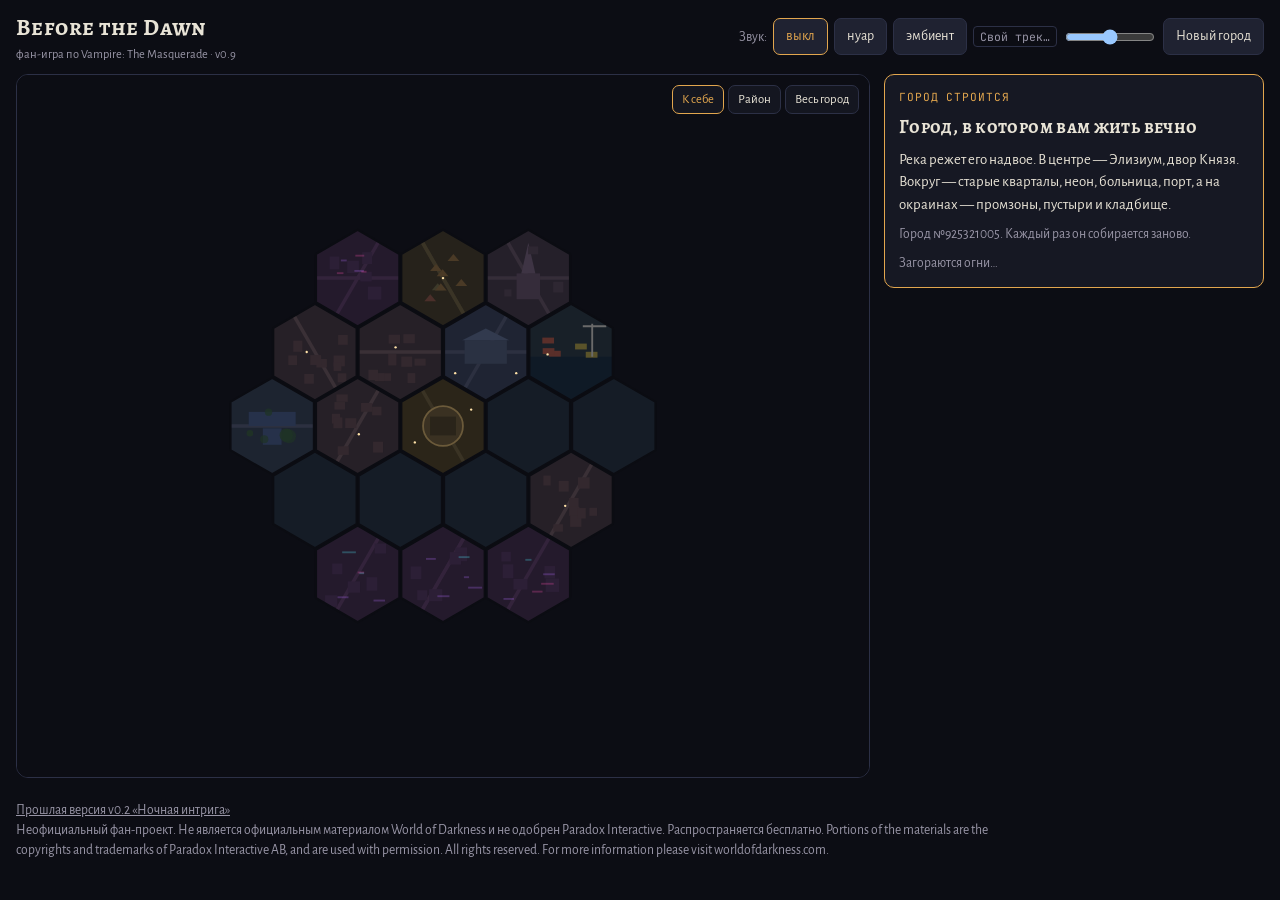
<file: v09.html>
<!doctype html>
<html lang="ru">
<head>
<meta charset="utf-8">
<meta name="viewport" content="width=device-width,initial-scale=1,viewport-fit=cover">
<title>Before the Dawn</title>
<meta name="theme-color" content="#0c0d14">
<meta name="description" content="Before the Dawn — неофициальная фан-игра по Vampire: The Masquerade">
<link rel="manifest" href="manifest.webmanifest">
<link rel="icon" href="icon-192.png" type="image/png">
<link rel="apple-touch-icon" href="apple-touch-icon.png">
<meta name="apple-mobile-web-app-capable" content="yes">
<meta name="mobile-web-app-capable" content="yes">
<meta name="apple-mobile-web-app-status-bar-style" content="black-translucent">
<meta name="apple-mobile-web-app-title" content="Before the Dawn">
<link rel="stylesheet" href="https://fonts.googleapis.com/css2?family=Alegreya+SC:wght@500;700&family=Alegreya+Sans:wght@400;500;700&family=JetBrains+Mono:wght@400;600&display=swap">
<style>
/* Ночная карта слева во всю высоту, справа колонка «вы здесь / встреча / дневник»; на телефоне — карта сверху. */
:root{
  color-scheme: dark;
  --night:#0c0d14; --panel:#161823; --panel2:#1f2231; --line:#2c3046;
  --ink:#e8e3d6; --dim:#9895a6; --lamp:#e2a64e; --blood:#d8404f; --ok:#6fbf8a;
  --f-display:"Alegreya SC", Georgia, serif;
  --f-body:"Alegreya Sans", "Segoe UI", system-ui, sans-serif;
  --f-mono:"JetBrains Mono", ui-monospace, Consolas, monospace;
}
*{box-sizing:border-box}
html,body{background:var(--night);color:var(--ink);margin:0}
html{padding-top:env(safe-area-inset-top,0px);padding-bottom:env(safe-area-inset-bottom,0px)}
body{font-family:var(--f-body);font-size:15px;line-height:1.5;padding-block:10px 32px;padding-left:max(16px, env(safe-area-inset-left, 0px));padding-right:max(16px, env(safe-area-inset-right, 0px))}
h1,h2,h3{font-family:var(--f-display);font-weight:700;margin:0;letter-spacing:.02em;text-wrap:balance}
h1{font-size:1.45rem} h2{font-size:1.15rem} h3{font-size:.9rem;color:var(--dim);margin-top:6px}
p{margin:0;max-width:62ch}
.top{display:flex;flex-wrap:wrap;align-items:center;gap:8px 16px;margin-bottom:10px}
.brand{display:flex;flex-direction:column}
.brand .hint{font-size:.78rem}
.grid{display:grid;grid-template-columns:minmax(0,1fr) 380px;gap:14px;align-items:start}
@media (max-width:960px){.grid{grid-template-columns:minmax(0,1fr)}}
.board{position:relative;background:#090a10;border:1px solid var(--line);border-radius:12px;overflow:hidden;min-width:0}
#mapwrap svg{display:block;width:100%;height:min(78vh,820px);touch-action:none;cursor:grab}
#mapwrap svg:active{cursor:grabbing}
@media (max-width:960px){#mapwrap svg{height:58vh}}
#zoom{position:absolute;right:10px;top:10px;display:flex;gap:4px}
#zoom button{padding:4px 9px;font-size:.8rem;background:rgba(22,24,35,.85)}
.col{display:flex;flex-direction:column;gap:12px;min-width:0}
.card{background:var(--panel);border:1px solid var(--line);border-radius:10px;padding:14px;display:flex;flex-direction:column;gap:8px;min-width:0}
.card.intro{border-color:var(--lamp)}
.eyebrow{font-family:var(--f-mono);font-size:.7rem;letter-spacing:.08em;text-transform:uppercase;color:var(--lamp)}
.hint{color:var(--dim);font-size:.85rem}
.row{display:flex;flex-wrap:wrap;gap:6px;align-items:center}
button{font:inherit;font-size:.88rem;background:var(--panel2);color:var(--ink);border:1px solid var(--line);border-radius:7px;padding:7px 12px;cursor:pointer;text-align:left}
button:hover:not(:disabled){border-color:var(--lamp)}
button:focus-visible{outline:2px solid var(--lamp);outline-offset:1px}
button.primary{background:var(--lamp);color:#1a1408;border-color:var(--lamp);font-weight:700}
button.on{border-color:var(--lamp);color:var(--lamp)}
.tag{display:inline-block;font-family:var(--f-mono);font-size:.72rem;padding:1px 6px;border-radius:4px;border:1px solid var(--line);color:var(--dim)}
ul{margin:0;padding-left:18px;display:flex;flex-direction:column;gap:4px}
.clans{display:grid;grid-template-columns:1fr;gap:6px}
.clans button{display:flex;flex-direction:column;gap:2px}
.clans b{font-family:var(--f-display);font-size:1.05rem}
.hud{display:flex;flex-wrap:wrap;gap:8px 22px;align-items:center}
.clock{display:flex;flex-direction:column;gap:2px;min-width:200px}
.clock .big{font-family:var(--f-mono);font-size:1.6rem;font-weight:600;color:var(--lamp);font-variant-numeric:tabular-nums;line-height:1}
.sky{height:4px;border-radius:2px;background:linear-gradient(90deg,#1b2140,#2a2c4a 60%,#6a4a5a 85%,#d89a6a);position:relative;overflow:hidden}
.sky span{position:absolute;inset:0 auto 0 0;background:rgba(12,13,20,.0);border-right:2px solid #fff}
.meters{display:flex;flex-wrap:wrap;gap:4px 16px;font-family:var(--f-mono);font-size:.8rem;color:var(--dim)}
.meters b{color:var(--ink);font-weight:600}
.pips{letter-spacing:1px;color:var(--blood)!important}
.enc{background:linear-gradient(180deg,#221a20,#191621);border:1px solid #6b3a44;border-radius:10px;padding:16px;display:flex;flex-direction:column;gap:10px;box-shadow:0 10px 30px rgba(0,0,0,.4)}
.enc h2{font-size:1.3rem}
.choices{display:flex;flex-direction:column;gap:6px}
.risk{font-family:var(--f-mono);font-size:.68rem;color:var(--blood);border:1px solid var(--blood);border-radius:3px;padding:0 4px;margin-left:6px}
button.mini{padding:2px 8px;font-size:.78rem;margin-left:6px}
.why{margin:.4rem 0;padding-left:1.1rem}.why li{margin:.3rem 0}
.need{font-size:.78rem;color:var(--dim)}
button:disabled{opacity:.45;cursor:not-allowed}
.lobby{margin:.6rem 0;padding-top:.5rem;border-top:1px solid rgba(255,255,255,.06)}
.lobby .row{margin-top:.35rem}
.fx{font-family:var(--f-mono);font-size:.78rem;color:var(--lamp)}
.dice i{font-style:normal;display:inline-block;min-width:1.6em;text-align:center;border:1px solid var(--line);border-radius:4px;margin-right:3px;font-family:var(--f-mono)}
.dice i.s{border-color:var(--ok);color:var(--ok)}
.secrets{font-size:.88rem}
.log{max-height:240px;overflow:auto;font-size:.83rem;display:flex;flex-direction:column;gap:3px}
.log div{border-left:2px solid var(--line);padding-left:6px}
.log .n{color:var(--lamp);font-family:var(--f-mono);font-size:.7rem}
details summary{cursor:pointer}
/* карта */
.tile{opacity:0;transition:opacity .9s ease}
.tile .in{transform:scale(.55);transform-box:fill-box;transform-origin:center;transition:transform .9s cubic-bezier(.2,.8,.2,1)}
.tile.on{opacity:1}.tile.on .in{transform:none}
#river{opacity:0;transition:opacity 1.4s ease}#river.on{opacity:1}
.win{opacity:0;transition:opacity .9s ease}
#map.lit .win{opacity:.95}
#map.lit .win.fl{animation:flick 7s infinite}
.lamp{opacity:0;transition:opacity 1.6s ease .4s}#map.lit .lamp{opacity:1}
.neon{opacity:.25}#map.lit .neon{opacity:1;animation:neon 3.4s infinite}
.fire{animation:fire 1.8s infinite alternate}
.ripple{animation:flow 9s linear infinite}.ripple.r2{animation-duration:14s}
.aura{animation:aura 2.4s ease-in-out infinite}
.police{animation:police 1s steps(1) infinite}.police.p2{animation-delay:.5s}
@keyframes police{0%{opacity:1}50%{opacity:.1}}
#map.th1 .win:nth-child(5n){opacity:.06}
#map.th2 .win:nth-child(3n){opacity:.06}
#map.th3 .win:nth-child(2n),#map.th3 .win:nth-child(3n){opacity:.05}
@keyframes flick{0%,92%,100%{opacity:.95}94%{opacity:.25}96%{opacity:.8}}
@keyframes neon{0%,100%{opacity:1}50%{opacity:.65}}
@keyframes fire{from{opacity:.55}to{opacity:1}}
@keyframes flow{to{stroke-dashoffset:-160}}
@keyframes aura{0%,100%{r:14;opacity:.12}50%{r:20;opacity:.28}}
.lbl{font-family:var(--f-body);font-size:7.2px;font-weight:700;fill:#e8e3d6;paint-order:stroke;stroke:#0b0c12;stroke-width:2.6px}
.lbl.dim{fill:#9895a6;font-weight:500}
.haven{font-size:15px;fill:var(--lamp);paint-order:stroke;stroke:#0b0c12;stroke-width:3px}
.tip{font-family:var(--f-mono);font-size:9px;fill:var(--lamp);paint-order:stroke;stroke:#0b0c12;stroke-width:3px}
#hits polygon{cursor:pointer}
@media (prefers-reduced-motion: reduce){*{animation:none!important;transition:none!important}}
footer{margin-top:22px;max-width:1000px}
</style>
</head>
<body>
<div class="top">
  <div class="brand"><h1>Before the Dawn</h1><span class="hint">фан-игра по Vampire: The Masquerade · v0.9</span></div>
  <div id="hud"></div>
  <div class="row" style="margin-left:auto">
    <div class="row" id="snd" role="group" aria-label="Звук"><span class="hint">Звук:</span><button data-m="off" class="on">выкл</button><button data-m="noir">нуар</button><button data-m="amb">эмбиент</button></div>
    <label for="trackIn" class="tag" style="cursor:pointer">Свой трек…</label>
    <input type="file" id="trackIn" accept="audio/*" hidden>
    <button id="trackBtn" hidden>Трек: пауза</button>
    <input type="range" id="vol" min="0" max="1" step="0.05" value="0.5" aria-label="Громкость" style="width:90px">
    <button onclick="newCity()">Новый город</button>
    <button id="installBtn" hidden>Установить приложение</button>
  </div>
</div>
<div class="grid">
  <div class="board"><div id="mapwrap"></div>
    <div id="zoom" hidden><button data-z="near">К себе</button><button data-z="mid">Район</button><button data-z="far">Весь город</button></div></div>
  <div class="col" id="side"></div>
</div>
<footer class="hint"><a href="intriga-v02.html" style="color:var(--dim)">Прошлая версия v0.2 «Ночная интрига»</a><br>Неофициальный фан-проект. Не является официальным материалом World of Darkness и не одобрен Paradox Interactive. Распространяется бесплатно. Portions of the materials are the copyrights and trademarks of Paradox Interactive AB, and are used with permission. All rights reserved. For more information please visit worldofdarkness.com.</footer>
<script>
/* =====================================================================
   BEFORE THE DAWN · v0.9
   Большой гекс-город: генерация, прогулка, встречи, звук районов.
   Все тексты и числа — в разделе ДАННЫЕ.
   ===================================================================== */

/* ============================ ДАННЫЕ ============================ */
const CONFIG = {
  radius: 4,           // радиус гекс-поля: 4 → 61 гекс
  nights: 12,
  nightStart: 21*2,    // 21:00 в получасах
  nightEnd: 30*2,      // 06:00 следующего дня
  hungerMax: 5, alarmMax: 10,
  encounterFirst: 0.12, // шанс встречи при первом входе в район
  encounterAgain: 0.04,
};

// Типы районов. g — группа звука и встреч
const TYPES = {
  ely:   {n:"Элизиум",          g:"sacred", base:"#2b2519", d:"Нейтральная земля двора Князя. Здесь не охотятся и не повышают голос."},
  gov:   {n:"Мэрия",            g:"city",   base:"#1f2433", d:"Колонны, флаги, охрана у входа. Ночью здесь решают то, что днём только подписывают."},
  biz:   {n:"Деловой квартал",  g:"city",   base:"#1b2232", d:"Стеклянные башни, где свет горит до утра. Деньги здесь не спят — и некоторые владельцы тоже."},
  old:   {n:"Старый город",     g:"sacred", base:"#262027", d:"Узкие улицы, брусчатка, дома старше этой страны. Камень помнит больше, чем люди."},
  cath:  {n:"Собор",            g:"sacred", base:"#25202a", d:"Шпиль виден из любой точки города. Многие Сородичи обходят эту площадь стороной."},
  theatre:{n:"Театральный квартал",g:"club",base:"#2a1d2a", d:"Афиши, бархат, служебные входы. Артисты и публика здесь одинаково голодны до внимания."},
  club:  {n:"Неоновая миля",    g:"club",   base:"#241a2c", d:"Неон, очереди, басы из подвалов. Лучшие охотничьи угодья города — и самые людные."},
  uni:   {n:"Университет",      g:"city",   base:"#1d2430", d:"Читальни, лаборатории, общежития. Здесь задают слишком много вопросов."},
  hosp:  {n:"Больница",         g:"city",   base:"#1c2629", d:"Белый свет приёмного покоя и банк крови этажом ниже."},
  market:{n:"Рынок",            g:"city",   base:"#26221b", d:"Днём — торговые ряды, ночью — тенты, коты и те, кто покупает без чеков."},
  res:   {n:"Жилой квартал",    g:"city",   base:"#1e2129", d:"Дворы, окна, телевизоры. Тысячи спящих, которые ничего не должны заметить."},
  slum:  {n:"Трущобы",          g:"industry",base:"#231f1c",d:"Брошенные дома, костры в бочках. Здесь пропадают люди, и никто не ищет."},
  ind:   {n:"Промзона",         g:"industry",base:"#1f1f1f",d:"Цеха, трубы, ржавые ворота. Ночная смена не смотрит по сторонам."},
  rail:  {n:"Вокзал",           g:"industry",base:"#1f2226",d:"Последняя электричка, первые поезда. Люди приезжают и уезжают — удобно."},
  park:  {n:"Парк",             g:"nature", base:"#17221b", d:"Тёмные аллеи, пруд, скамейки. Тишина, в которой слышно чужие шаги."},
  edge:  {n:"Пустыри",          g:"nature", base:"#1a1d18", d:"Край города: гаражи, бурьян, линии электропередач. Здесь начинается ничья земля."},
  cem:   {n:"Кладбище",         g:"sacred", base:"#1b1e1d", d:"Старые склепы и новые ряды. Мёртвым здесь спокойнее, чем живым."},
  port:  {n:"Порт",             g:"water",  base:"#182028", d:"Краны, контейнеры, запах мазута. Здесь грузят то, о чём не пишут в декларациях."},
  river: {n:"Набережная",       g:"water",  base:"#151c26", d:"Чёрная вода под фонарями. Мосты связывают берега, которые не любят друг друга."},
};
const UNIQUE = ["gov","cath","uni","hosp","rail","cem"];
const NAMES = {
  ely:["Элизиум «Галерея Ровена»"],
  gov:["Площадь Ратуши"], cath:["Собор Святого Лазаря"], uni:["Университетский холм"], hosp:["Городская клиническая №1"], rail:["Северный вокзал"], cem:["Ваганьковская роща"],
  biz:["Стеклянный квартал","Биржевая","Башни Меридиан","Банковский переулок","Сити-Плаза"],
  old:["Брусчатка","Гильдейская","Часовая улица","Квартал Алхимиков","Подворье","Медный переулок"],
  theatre:["Бульвар Премьер","Оперная площадь","Кулисы"],
  club:["Неоновая миля","Бархатная улица","Подвалы на Южной","Квартал Огней","Красный фонарь","Стробоскоп"],
  market:["Старый рынок","Блошиные ряды","Крытый рынок"],
  res:["Кирпичные дворы","Сиреневый квартал","Улица Литейщиков","Колодцы","Тихий проезд","Спальный Восток","Ольховка","Дворы на Садовой","Шестой микрорайон","Каменный проезд"],
  slum:["Нижние бараки","Чёрная слобода","Пустые окна","Шанхай","Гнилой угол","Барачный тупик"],
  ind:["Литейный завод","Склады на Ржавой","Химкомбинат","Депо","Котельная №3","Цементный"],
  park:["Парк Победы","Лебединый пруд","Ботанический сад","Старый сквер","Липовая аллея","Вязовая роща","Сквер Поэтов","Оранжерея"],
  edge:["Гаражи","Пустошь","Высоковольтная","Свалка","Ветряный холм","Овраги","Дачи","Глиняный карьер"],
  port:["Западные доки","Грузовой причал","Рыбный порт","Пятый терминал"],
  river:["Набережная Фонарей","Каменный мост","Чугунный мост","Нижняя набережная","Лодочная станция","Разводной мост","Плавни"],
};
const CLANS = {
  tor:{name:"Тореадор", color:"#de86a8", line:"Вы видите красоту даже в разложении. Город для вас — сцена."},
  ven:{name:"Вентру",   color:"#7fa7e8", line:"Вы правите по праву крови. Город для вас — имение, которое плохо управляется."},
  nos:{name:"Носферату",color:"#8fbf6a", line:"Вас не должны видеть. Город для вас — сеть ходов, где всё слышно."},
  bru:{name:"Бруха",    color:"#e8875a", line:"Вам тесно в правилах Камарильи. Город для вас — улица, на которой надо держать слово."},
  tre:{name:"Тремер",   color:"#9a86ea", line:"Вы ищете знание за любую цену. Город для вас — библиотека, полная запертых шкафов."},
};

/* ---- Встречи. Эффекты: hunger, alarm (тревога Маскарада), time (получасы), secret (запись в дневник).
   roll: проверка 3d6, успех — хотя бы одна 5–6 (при Голоде 4+ кубиков на один меньше) ---- */
const ENC = {
 water:[
  {t:"Человек у парапета",x:"Мужчина в мокром пальто смотрит в воду так, будто ждёт оттуда ответа. Он не слышит ваших шагов.",
   c:[{t:"Подойти и заговорить",o:{text:"Он рассказывает про жену, которая ушла. Вы слушаете. Когда он уходит, на вашем запястье почему-то тепло.",time:1,secret:"На набережной по ночам стоит вдовец. Его горе — сильнее любой Дисциплины."}},
      {t:"Покормиться, пока никто не видит",roll:true,ok:{text:"Быстро и тихо. Он даже не вспомнит, отчего у него кружится голова.",hunger:-2},fail:{text:"Он вскрикивает. С моста светит фонарик.",hunger:-1,alarm:2}},
      {t:"Пройти мимо",o:{text:"Вода шепчет вслед. Вы не оборачиваетесь."}}]},
  {t:"Лодка без огней",x:"К причалу беззвучно подходит лодка. Двое выгружают длинный свёрток, обмотанный плёнкой.",
   c:[{t:"Проследить, куда несут",roll:true,ok:{text:"Свёрток уносят на склад с синей дверью. На двери — знак, который вы видели в Элизиуме.",time:2,secret:"Кто-то из двора возит по реке тела. Склад с синей дверью у доков."},fail:{text:"Вас замечают. Лодка уходит, а вы теряете время, уходя переулками.",time:2,alarm:1}},
      {t:"Сделать вид, что вас тут нет",o:{text:"Вы растворяетесь в тени крана. Лодка уходит так же тихо, как пришла."}}]},
  {t:"Туман с реки",x:"Туман поднимается так быстро, что фонари гаснут один за другим. В нём кто-то тихо поёт.",
   c:[{t:"Идти на голос",o:{text:"Песня обрывается. На парапете — горящая свеча и ваше имя, выцарапанное на камне.",time:1,secret:"Кто-то в городе знает ваше настоящее имя. Песня в тумане у реки."}},
      {t:"Переждать",o:{text:"Через полчаса туман уходит, будто его и не было.",time:1}}]},
  {t:"Ночная смена докеров",x:"Прожекторы, крики, лязг цепей. Бригада курит у бытовки, термосы на капоте.",
   c:[{t:"Подсесть к костру",o:{text:"Вам наливают чай, и вы делаете вид, что пьёте. Узнаёте, что в пятый терминал никого не пускают уже неделю.",time:1,secret:"Пятый терминал порта закрыт неделю. Охрана — не из порта."}},
      {t:"Увести одного за контейнеры",roll:true,ok:{text:"Он думает, что вы предлагаете сигарету. Потом он вообще ничего не думает минут десять.",hunger:-2},fail:{text:"Его напарник идёт следом. Приходится уходить ни с чем.",alarm:1}}]},
  {t:"Утопленник",x:"У опоры моста течение прибило тело. Белое, без крови.",
   c:[{t:"Осмотреть",o:{text:"Два аккуратных прокола на шее. Это сделал не новичок — и не скрывал.",time:1,alarm:1,secret:"На набережной нашли обескровленный труп. Кто-то нарушает Маскарад нарочно."}},
      {t:"Столкнуть в воду и уйти",o:{text:"Течение подхватывает тело. Одной проблемой меньше — по крайней мере, до утра.",alarm:-1}}]},
 ],
 club:[
  {t:"Очередь у входа",x:"Сотня людей, тепло, музыка сквозь стены. Охранник смотрит на вас дольше, чем на остальных.",
   c:[{t:"Пройти внутрь взглядом",roll:true,ok:{text:"Он отступает, не понимая почему. Внутри жарко, громко, все пьяны. Идеально.",hunger:-2,time:1},fail:{text:"Он ловит ваш взгляд и не отводит глаз. «Не сегодня». Кто-то снимает вас на телефон.",alarm:1}},
      {t:"Найти служебный вход",o:{text:"За кухней курит бармен. Он берёт деньги и не задаёт вопросов.",hunger:-1,time:1}}]},
  {t:"Девушка в блёстках",x:"Она плачет на бордюре, тушь течёт. «Он забрал мой телефон. Я не знаю, как доехать домой».",
   c:[{t:"Помочь ей",o:{text:"Вы вызываете такси и стоите рядом, пока машина не уезжает. Странное, почти забытое чувство.",time:1,secret:"Иногда вы ещё помните, каково это — помогать просто так."}},
      {t:"Предложить проводить",roll:true,ok:{text:"По дороге она засыпает у вас на плече. Вы берёте немного — совсем немного.",hunger:-2,time:1},fail:{text:"Её подруги выбегают из клуба и запоминают ваше лицо.",alarm:1,time:1}}]},
  {t:"Приватная вечеринка",x:"Третий этаж, бархатные шторы. Вас узнаёт кто-то из гостей — и это не человек.",
   c:[{t:"Подойти к нему",o:{text:"Это гуль Тореадоров. Он шепчет, что его хозяйка ищет «тех, кто умеет молчать».",time:1,secret:"Хозяйка Неоновой мили ищет союзников. Её гуль бывает на приватных вечеринках."}},
      {t:"Уйти, пока не заговорил",o:{text:"Вы спускаетесь по пожарной лестнице. Внизу — свежий ночной воздух."}}]},
  {t:"Драка у бара",x:"Двое сцепились, вокруг толпа с телефонами. На асфальте — кровь, и вы чувствуете её запах.",
   c:[{t:"Разнять",roll:true,ok:{text:"Вы растаскиваете их одной рукой. Никто не понимает, как. Бармен угощает вас за счёт заведения.",secret:"Бармен на Неоновой миле теперь должен вам услугу."},fail:{text:"Вы сдерживаете Зверя, но слишком сильно сжимаете руку. Хруст. Крики. Камеры.",alarm:2}},
      {t:"Отойти подальше от запаха",o:{text:"Голод царапает горло, но вы уходите. Это тоже победа.",hunger:1}}]},
 ],
 sacred:[
  {t:"Колокол в три часа",x:"Звонит колокол, хотя службы нет. На ступенях — священник со свечой.",
   c:[{t:"Заговорить с ним",o:{text:"«Я знаю, кто вы, — говорит он спокойно. — Я молюсь и за вас». Огонь свечи не дрожит.",time:1,secret:"Отец Мартин из Собора знает о Сородичах и не боится."}},
      {t:"Обойти площадь",o:{text:"Вы делаете крюк в два квартала. Звон преследует вас до конца улицы.",time:1}}]},
  {t:"Склеп с открытой дверью",x:"Цепь на склепе перерезана. Внутри — свежие следы на пыли и запах ладана.",
   c:[{t:"Спуститься",roll:true,ok:{text:"На саркофаге — рисунки кровью: круги и знаки Тремеров. Кто-то проводил здесь ритуал.",time:1,secret:"В склепе на кладбище недавно проводили ритуал крови."},fail:{text:"Ступенька обрушивается. Шум разносится по аллеям, лает сторожевая собака.",alarm:1,time:1}},
      {t:"Закрыть дверь и уйти",o:{text:"Не ваше дело. Пока что."}}]},
  {t:"Старуха на скамейке",x:"Она кормит голубей в темноте. «Ты опять голодный, сынок?» — говорит она, не поднимая глаз.",
   c:[{t:"Сесть рядом",o:{text:"Она рассказывает, каким был этот город сто лет назад. Говорит так, будто видела сама.",time:1,secret:"Старуха у Старого города помнит то, чего не может помнить человек."}},
      {t:"Уйти",o:{text:"Когда вы оборачиваетесь, скамейка пуста."}}]},
  {t:"Тени Элизиума",x:"У входа в галерею двое Сородичей шепчутся и замолкают, увидев вас.",
   c:[{t:"Поприветствовать по этикету",o:{text:"Холодные кивки. Но теперь вы знаете, что Князь собирает двор раньше обычного.",secret:"Князь созывает двор раньше срока. Что-то случилось."}},
      {t:"Подслушать",roll:true,ok:{text:"«…Инквизиция уже в городе…» — и они расходятся.",secret:"При дворе говорят, что Вторая Инквизиция уже в городе."},fail:{text:"Вас замечают. Теперь о вас тоже будут шептаться.",alarm:1}}]},
  {t:"Голодный неонат",x:"В подворотне Старого города трясётся мальчишка с красными глазами. Его недавно обратили — и бросили.",
   c:[{t:"Отвести его к своим",o:{text:"Он плачет и благодарит. Это будет стоить вам времени — и, может быть, однажды окупится.",time:2,alarm:-1,secret:"Брошенный неонат из Старого города обязан вам жизнью."}},
      {t:"Оставить",o:{text:"До утра он кого-нибудь убьёт. Это станет проблемой для всех.",alarm:2}}]},
 ],
 city:[
  {t:"Окно на третьем этаже",x:"Женщина курит в открытом окне и смотрит прямо на вас. Улица пустая.",
   c:[{t:"Помахать ей",o:{text:"Она машет в ответ и закрывает окно. Просто ночь, просто город."}},
      {t:"Подняться к ней",roll:true,ok:{text:"Она впускает вас, сама не зная почему. Утром она будет думать, что ей приснился странный гость.",hunger:-2,time:1},fail:{text:"Она звонит в полицию: «У подъезда стоит какой-то тип».",alarm:1}}]},
  {t:"Патрульная машина",x:"Медленно едет вдоль тротуара. Фары ложатся на вашу тень.",
   c:[{t:"Спокойно идти дальше",roll:true,ok:{text:"Машина проезжает мимо. Вы — просто ещё один полуночник.",},fail:{text:"Вас просят показать документы. Приходится долго и вежливо врать.",time:1,alarm:1}},
      {t:"Свернуть во двор",o:{text:"Вы делаете большой крюк через дворы.",time:1}}]},
  {t:"Ночная аптека",x:"Зелёный крест мигает над дверью. Фармацевт дремлет за стеклом.",
   c:[{t:"Зайти",o:{text:"Вы покупаете бинты и грелку — привычка из прошлой жизни. Фармацевт рассказывает, что в больнице пропадает донорская кровь.",time:1,secret:"Из городской больницы пропадает донорская кровь."}},
      {t:"Пройти мимо",o:{text:"Зелёный свет мигает вам вслед."}}]},
  {t:"Студенты на крыше",x:"Музыка, пиво, шестеро студентов на краю крыши общежития. Один слишком близко к краю.",
   c:[{t:"Подняться и оттащить его",o:{text:"Вы успеваете. Все думают, что вы охранник. Один из них долго смотрит вам вслед.",time:1,secret:"Студент с крыши общежития запомнил вас. Он пишет курсовую о «городских легендах»."}},
      {t:"Наблюдать",o:{text:"Он не падает. На этот раз."}}]},
  {t:"Банкомат",x:"Человек в костюме снимает деньги, оглядываясь. У него трясутся руки.",
   c:[{t:"Подойти ближе",roll:true,ok:{text:"Вы видите, как он прячет конверт с печатью мэрии. Лицо знакомое — помощник депутата.",secret:"Помощник депутата снимает наличные ночами. Конверты с печатью мэрии."},fail:{text:"Он пугается и убегает, роняя чек. На чеке — только сумма.",}},
      {t:"Не вмешиваться",o:{text:"Это не ваша ночь и не ваши деньги."}}]},
  {t:"Кровь в приёмном покое",x:"Скорая привезла пострадавших с аварии. Пахнет так, что темнеет в глазах.",
   c:[{t:"Пробраться в банк крови",roll:true,ok:{text:"Холодная и безвкусная, но кровь есть кровь.",hunger:-2,time:1},fail:{text:"Сработала сигнализация на двери холодильника.",alarm:2,time:1}},
      {t:"Уйти, пока не сорвались",o:{text:"Вы выходите на воздух и долго стоите, сжав кулаки.",hunger:1}}]},
 ],
 industry:[
  {t:"Костёр в бочке",x:"Трое бездомных греются у огня. Один протягивает вам банку с чем-то горячим.",
   c:[{t:"Посидеть с ними",o:{text:"Они говорят о «бледных», которые забирают людей из бараков. Вам становится не по себе.",time:1,secret:"Из трущоб пропадают бездомные. Говорят о «бледных людях»."}},
      {t:"Покормиться спящим",roll:true,ok:{text:"Никто не проснулся. Никто и не заметит.",hunger:-2},fail:{text:"Один просыпается и кричит на всю улицу.",alarm:1,hunger:-1}}]},
  {t:"Цех, где горит свет",x:"В заброшенном цеху горят лампы. Внутри ровные ряды раскладушек.",
   c:[{t:"Заглянуть",roll:true,ok:{text:"Пустые раскладушки, капельницы, пакеты с кровью на крюках. Здесь кого-то держали.",time:1,alarm:1,secret:"В заброшенном цеху промзоны держали людей как скот."},fail:{text:"Вас встречает лай и луч фонаря. Охрана — с оружием.",alarm:1,time:1}},
      {t:"Запомнить место и уйти",o:{text:"Вы отмечаете адрес. Вернётесь, когда будете готовы."}}]},
  {t:"Последняя электричка",x:"Пустой вагон, мерцающие лампы. В углу спит контролёр.",
   c:[{t:"Проехать пару станций",o:{text:"Город проносится в окне — огни, тьма, огни. Вы выходите на другом конце района.",time:-1}},
      {t:"Покормиться контролёром",roll:true,ok:{text:"Он проснётся с головной болью на конечной.",hunger:-2},fail:{text:"Он просыпается и тянется к рации.",alarm:1}}]},
  {t:"Бродячие собаки",x:"Стая выходит из-за гаражей. Вожак скалится — животные чуют, что вы такое.",
   c:[{t:"Посмотреть вожаку в глаза",roll:true,ok:{text:"Вожак скулит и отступает. Стая провожает вас до конца улицы, как свиту.",secret:"Стая с промзоны признала вас. Бродячие псы — тоже глаза и уши."},fail:{text:"Лай поднимает весь квартал. Зажигаются окна.",alarm:1}},
      {t:"Обойти",o:{text:"Долгий путь вдоль забора.",time:1}}]},
  {t:"Граффити",x:"На стене депо свежий рисунок: анх, перечёркнутый крестом. Краска ещё не высохла.",
   c:[{t:"Закрасить",o:{text:"Кто-то знает символы Сородичей. Вы закрашиваете рисунок, но копий может быть много.",time:1,alarm:-1,secret:"Охотники метят город символом — перечёркнутым анхом."}},
      {t:"Оставить как есть",o:{text:"Может, это просто подростки. Может, и нет.",alarm:1}}]},
 ],
 nature:[
  {t:"Пруд под луной",x:"Вода неподвижна, как стекло. Отражения нет — только ваше отсутствие в нём.",
   c:[{t:"Постоять",o:{text:"Тишина. Впервые за ночь Зверь внутри молчит.",time:1,hunger:-1}},
      {t:"Бросить камень",o:{text:"Круги расходятся долго. Где-то в кустах вскрикивает птица."}}]},
  {t:"Парочка на скамейке",x:"Они целуются, укрывшись одним пледом. Не замечают никого вокруг.",
   c:[{t:"Пройти мимо",o:{text:"Вы почти завидуете. Почти."}},
      {t:"Подойти тенью",roll:true,ok:{text:"Пара глотков у каждого. Они спишут слабость на холод.",hunger:-2},fail:{text:"Девушка видит ваши глаза и визжит.",alarm:2}}]},
  {t:"Огни на пустыре",x:"Вдалеке, среди бурьяна, горят фары двух машин. Кто-то что-то закапывает.",
   c:[{t:"Подкрасться",roll:true,ok:{text:"Двое людей в куртках охранной фирмы закапывают пакеты. Логотип — тот же, что у охраны пятого терминала.",time:1,secret:"Охранная фирма из порта что-то закапывает на пустырях."},fail:{text:"Хрустит ветка. Фары разворачиваются в вашу сторону.",alarm:1,time:1}},
      {t:"Уйти",o:{text:"Некоторые тайны лучше оставить в земле."}}]},
  {t:"Сова",x:"На проводе сидит сова и смотрит только на вас. Она провожает вас поворотом головы.",
   c:[{t:"Кивнуть ей",o:{text:"Сова срывается с провода и летит к центру. Говорят, у Гангрелов бывают такие глаза.",secret:"За вами наблюдает чужой фамильяр — сова с пустырей."}},
      {t:"Не обращать внимания",o:{text:"Сова остаётся. Вы чувствуете её взгляд ещё долго."}}]},
  {t:"Ночной сторож",x:"Старик с фонарём обходит аллеи. Его собака не лает, только жмётся к ноге.",
   c:[{t:"Поговорить",o:{text:"«Опять вы, ночные, — бормочет он. — Вчера один такой у пруда сидел, до утра». Он показывает куда.",time:1,secret:"Сторож парка видел Сородича, который сидел у пруда до рассвета — и не сгорел."}},
      {t:"Обойти его",o:{text:"Вы ждёте, пока свет фонаря уйдёт за деревья.",time:1}}]},
 ],
};


/* ---- Предметы: дают встречи, лежат в сумке. На сборе в Элизиуме один можно поднести Князю ---- */
const ITEMS = {
  cargo:   {name:"Бирка с груза: «по поручению двора»", court:"Кто-то из двора возит по реке тела. Вот бирка с груза.", value:2},
  ring:    {name:"Обручальное кольцо вдовца", court:"Вы подносите кольцо. Князь вертит его в пальцах: «Сентиментально»", value:0},
  candle:  {name:"Свеча с вашим именем", court:"Кто-то в городе знает ваше настоящее имя. Князь мрачнеет: это касается всех.", value:1},
  card:    {name:"Визитка хозяйки Неоновой мили", court:"Хозяйка Неоновой мили ищет союзников. Князь отмечает это про себя.", value:1},
  circles: {name:"Страница с кругами ритуала", court:"Кто-то проводит запрещённые ритуалы на кладбище. Вот страница.", value:2},
  bandage: {name:"Бинты и грелка из аптеки", court:"Князь смотрит на бинты с вежливым недоумением. Двор сдерживает смешки.", value:0},
  envelope:{name:"Конверт с печатью мэрии", court:"Кто-то при дворе платит людям в мэрии. Вот конверт.", value:2},
  photo:   {name:"Фото раскладушек и капельниц", court:"В промзоне держат людей как скот. Вот снимки.", value:2},
  paint:   {name:"Баллончик краски охотников", court:"Охотники метят город перечёркнутым анхом. Вот их краска.", value:1},
  package: {name:"Пакет, выкопанный на пустыре", court:"Охранная фирма из порта что-то закапывает на пустырях. Вот что.", value:2},
};
(function wireItems(){
  const set=(g,i,ci,which,id)=>{const c=ENC[g][i].c[ci];(which?c[which]:c.o).item=id};
  set("water",1,0,"ok","cargo"); set("water",0,0,null,"ring"); set("water",2,0,null,"candle");
  set("club",2,0,null,"card"); set("sacred",1,0,"ok","circles"); set("city",2,0,null,"bandage");
  set("city",4,0,"ok","envelope"); set("industry",1,0,"ok","photo"); set("industry",4,0,null,"paint"); set("nature",2,0,"ok","package");
})();
/* ---- Сбор двора во вторую ночь ---- */
const COURT = {night:2, from:46, to:50}; // 23:00–01:00
const PRINCES=[{name:"Аврелий Вейн",clan:"Вентру"},{name:"Северина Мор",clan:"Тореадор"},{name:"Гектор Ланге",clan:"Вентру"}];
const RIVAL_LINES={
  tor:"Тореадор улыбается вам через зал, как старому знакомому. Вы видите его впервые.",
  ven:"Вентру кивает вам ровно настолько, насколько требует этикет.",
  nos:"Носферату стоит в тени колонны. Кажется, он знает о вашей ночи больше вас.",
  bru:"Бруха смотрит на Князя так, будто пересчитывает его охрану.",
  tre:"Тремер не поднимает глаз от перстня. Перстень, кажется, смотрит на вас.",
};

/* ============================ СЮЖЕТ «ОБЛАВА»: колода Князя ============================
   Объекты — то, что Князь знает (факты и улики). У каждого объекта — район, где он находится,
   и только осмысленные для него приказы (глаголы). Автома тянет объект и один из его глаголов.
   deliver:true — после выполнения на месте нужно ещё прийти в Элизиум. */
/* ============================ СЮЖЕТ «ОБЛАВА»: правда из осей ============================
   Каждая партия собирает свою правду: кто снял видео, кто кормился, зачем видео всплыло, где исходник.
   Поручения, места, факты в письмах и то, что вы узнаёте на месте, строятся от этой правды. */
const FILMERS={
  passerby:{who:"Человек с камерой",area:["res"],mortal:true,
    fact:"Видео снято из окна жилого дома: кто-то просто вышел покурить на балкон.",
    intro:"Пятый этаж обычной панельки. За дверью — шорох и тяжёлое дыхание: он знает, что за ним придут.",
    reveal:"Он клянётся, что просто снимал ночь из окна. Никто ему не платил, никто не подсказывал."},
  journalist:{who:"Журналист",area:["biz","gov"],mortal:true,
    fact:"Видео снял журналист. Кто-то навёл его на ту подворотню.",
    intro:"Поздний кабинет, гудит кулер. Журналист один, правит текст под заголовком «Вампиры среди нас?».",
    reveal:"Он признаётся: адрес подворотни и время ему прислали анонимно, за час до кормления."},
  informant:{who:"Информатор",area:["ind","edge"],mortal:true,
    fact:"Снимал тот, кто знал, куда смотреть. Возможно, это человек Инквизиции.",
    intro:"Бытовка на краю города. Мужчина в куртке охранной фирмы, на столе — рация и термос.",
    reveal:"В его телефоне — переписка с куратором. Видео было заданием, а не случайностью."},
  ghoul:{who:"Гуль",area:["club","old","biz"],mortal:true,
    fact:"Снимал смертный, от которого пахло чужой кровью. Чей-то гуль.",
    intro:"Квартира над шумной улицей. Гуль сидит у окна со стаканом чего-то тёмного. Он почувствовал вас раньше, чем вы вошли.",
    reveal:"Под вашим взглядом он ломается: он служит Сородичу и снимал по приказу. Но хозяина он видел только через посредника — человека, который назначает встречи и платит."},
  kindred:{who:"Сородич",area:["old","club"],mortal:false,
    fact:"Снимал кто-то из нас. Сородич предал Маскарад сознательно.",
    intro:"Пустая комната, одна свеча. Сородич из клана {PATRON} ждёт вас так, будто знал, что вы придёте.",
    reveal:"«Двор должен был увидеть, кто кормится на улицах, — говорит он. — Я лишь помог». Зачем это было нужно его клану, он не скажет: «Спросите у того, кто передаёт мне письма»."},
};
const MOTIVES={
  accident:{text:"Случайность: видео снял прохожий, и оно просто разошлось по сети."},
  sensation:{text:"Погоня за сенсацией: журналиста навели на подворотню анонимно."},
  bait:{text:"Приманка: Инквизиция сама сняла и слила видео, чтобы Сородичи начали суетиться и выдали себя."},
  frame:{text:"Подстава: клан {PATRON} подстроил съёмку, чтобы подставить клан {FEEDER} перед Князем."},
  blackmail:{text:"Шантаж: клан {PATRON} держит исходник, чтобы торговаться с двором."},
};
const EVIDENCE={
  filmer:{text:"Исходник у автора видео, он не выпускает его из рук.",intro:"Флешка с исходником — у него, на шнурке на шее."},
  journalist:{area:["biz","gov"],text:"Копия исходника у журналиста.",intro:"Кабинет журналиста. В ящике стола, под бумагами, — флешка с исходником."},
  cloud:{area:["uni","biz"],text:"Исходник лежит на сервере.",intro:"Серверная, ровный гул вентиляторов. Исходник лежит на одном из дисков."},
  inquisition:{text:"Исходник уже у Инквизиции, на их базе.",intro:"Флешка с исходником лежит в сейфе у окна, рядом с картой города."},
};
const AGENT_AREA=["ind","edge"];
const ALLEY_AREA=["slum","old","market"];
function rollTruth(){
  const f=pick(["passerby","journalist","informant","ghoul","kindred"]);
  const notMe=Object.keys(CLANS).filter(x=>x!==G.clan);
  const r=Math.random();const feeder=r<.12?"neonate":r<.2?"prince":pick(G.rivals);
  let patron=null,motive;
  if(f==="passerby")motive="accident";else if(f==="journalist")motive="sensation";else if(f==="informant")motive="bait";
  else{motive=pick(["frame","blackmail"]);patron=pick(notMe.filter(x=>x!==feeder))}
  let ev;
  if(f==="informant")ev=Math.random()<.7?"inquisition":"filmer";
  else if(f==="journalist")ev=Math.random()<.5?"filmer":"cloud";
  else ev=pick(["filmer","journalist","cloud"]);
  const rc=Math.random();return {filmer:f,feeder,motive,patron,evidence:ev,evOrig:ev,copies:rc<.3?0:rc<.75?1:2,known:[]};
}
function feederName(){const f=G.truth.feeder;return f==="neonate"?"неонат-одиночка, которого никто не признал":f==="prince"?"сам Князь":`клан ${CLANS[f].name}`}
function tfill(t){const T=G.truth;return t.replace(/\{PATRON\}/g,T.patron?CLANS[T.patron].name:"—").replace(/\{FEEDER\}/g,T.feeder&&CLANS[T.feeder]?CLANS[T.feeder].name:feederName())}
function learn(axis,text){const T=G.truth;if(!T.known.some(k=>k.axis===axis)){T.known.push({axis,text});addLog(`<b>Правда о деле:</b> ${text}`)}}
// приметы кормившегося
const FEEDER_CLUES={
  tor:{pl:"Тореадоры",witness:"красивый, как с обложки, в шёлковом шарфе. Пахло дорогими духами, а перед тем как уйти, он поправил волосы, глядя в витрину.",trace:"на кирпиче — капля крови и след помады, а в воздухе ещё держится запах дорогого парфюма"},
  ven:{pl:"Вентру",witness:"высокий, в дорогом пальто, с перстнем-печаткой. Держался так, будто ему здесь все должны, и даже не оглянулся.",trace:"в щели между плитками — золотая запонка с гербом"},
  nos:{pl:"Носферату",witness:"лица никто не разглядел — капюшон до подбородка и запах, как из коллектора. Ушёл не на улицу, а вниз, в открытый люк.",trace:"рядом — сдвинутая крышка люка и следы сырой грязи из коллектора"},
  bru:{pl:"Бруха",witness:"крепкий, в кожанке, со сбитыми костяшками. Когда закончил, со злости вмазал кулаком по двери так, что та прогнулась.",trace:"на железной двери — вмятина от кулака, а под ней капли крови"},
  tre:{pl:"Тремеры",witness:"тихий, в старомодном пальто, с тяжёлым перстнем. Всё время что-то бормотал — не по-русски, будто молитву на латыни.",trace:"капли крови на асфальте сложились в аккуратный узор, будто их направляла чья-то воля"},
  neonate:{pl:"кто-то совсем новый, без клана и без правил",witness:"совсем мальчишка, в худи. Трясся и плакал, пока пил, а потом долго извинялся перед телом.",trace:"следы зубов неумелые, рваные, а рядом — брошенный студенческий пропуск"},
  prince:{pl:"кто-то, кому никто не смеет перечить",witness:"в безупречном костюме, его сопровождали двое, и все расступались. Он не торопился — будто знал, что ему ничего не будет.",trace:"на асфальте — капли воска от дорогой свечи, такие горят только в Элизиуме"},
};
// Объекты поручений и их приказы. Сцены собираются из вступления (по правде) и действий (по приказу)
const OBJECTS={
  author:{name:"Автор видео",
    area:()=>FILMERS[G.truth.filmer].area, movable:true,
    fact:()=>FILMERS[G.truth.filmer].fact,
    verbs:()=>FILMERS[G.truth.filmer].mortal?["bring","silence"]:["bring"],
    intro:()=>FILMERS[G.truth.filmer].intro},
  evidence:{name:"Исходник видео",
    area:()=>{const e=G.truth.evidence;return e==="filmer"?FILMERS[G.truth.filmer].area:e==="inquisition"?AGENT_AREA:EVIDENCE[e].area},
    movable:()=>G.truth.evidence==="filmer",
    fact:()=>G.truth.evidence==="inquisition"?"Говорят, исходник уже у Инквизиции, где-то на окраине.":G.truth.evidence==="cloud"?"Исходник где-то на сервере — в университете или в деловом квартале.":G.truth.evidence==="journalist"?"Копия исходника — у журналиста, в деловом квартале или при мэрии.":"Исходник не выпускает из рук тот, кто снимал.",
    verbs:()=>["bring","destroy"],
    intro:()=>(G.truth.evidence==="filmer"?FILMERS[G.truth.filmer].intro+" ":"")+EVIDENCE[G.truth.evidence].intro},
  feeder:{name:"Кормившийся в подворотне",area:()=>ALLEY_AREA,movable:false,
    fact:()=>"Кормление на видео произошло в какой-то подворотне — в трущобах, в старом городе или у рынка. Кто это был — неизвестно.",
    verbs:()=>["find","cover"],intro:()=>"Та самая подворотня. Мусорные баки, пятно на стене, которое кто-то пытался отмыть."},
  agents:{name:"База Инквизиции",area:()=>AGENT_AREA,movable:false,
    fact:()=>"Оперативная группа Инквизиции устроила базу где-то на окраине — в промзоне или на пустырях.",
    verbs:()=>["follow","decoy"],intro:()=>"Заброшенная котельная. В окне горит свет, внутри — карта города с булавками и фотографии."},
};
// Приказы: тексты письма и выбор на месте. {WHO} — кто перед вами
const VERBS={
  bring:{verb:"Доставить",deliver:true,
    order:{author:"Найдите того, кто снял видео, и приведите ко мне живым.",evidence:"Найдите исходник видео и принесите мне."},
    c:{author:[{t:"Убедить пойти с вами",roll:true,ok:{text:"{WHO} сдаётся без борьбы. Вы ведёте его к Элизиуму.",learn:"author"},fail:{text:"{WHO} срывается с места и бежит."}},
               {t:"Увести силой",o:{text:"Шум, крики, разбуженные соседи — но {who} теперь с вами.",alarm:2,learn:"author"}}],
       evidence:[{t:"Забрать тихо",roll:true,ok:{text:"Исходник у вас. Никто не заметил.",learn:"evidence"},fail:{text:"Вас замечают."}},
                 {t:"Забрать любой ценой",o:{text:"Вы берёте исходник, не церемонясь. Утром об этом будут говорить.",alarm:2,learn:"evidence"}}]}},
  silence:{verb:"Заставить молчать",
    order:{author:"Тот, кто снял видео, не должен больше говорить о том, что видел. Как — решайте сами."},
    c:{author:[{t:"Стереть ему память",roll:true,ok:{text:"Взгляд стекленеет. Утром {who} будет уверен, что снял пьяную драку.",learn:"author"},fail:{text:"Память не поддаётся. {WHO} в ужасе бросается прочь."}},
               {t:"Запугать",o:{text:"Вы говорите тихо, и этого хватает. {WHO} будет молчать, пока боится.",time:1,learn:"author"}}]}},
  destroy:{verb:"Уничтожить",
    order:{evidence:"Исходник видео не должен существовать. Найдите и уничтожьте его."},
    c:{evidence:[{t:"Уничтожить на месте",roll:true,ok:{text:"Исходник уничтожен, следов не осталось.",learn:"evidence"},fail:{text:"Вас застают за делом."}},
                 {t:"Сжечь всё вокруг",o:{text:"Огонь надёжнее любых уговоров. Приезжают пожарные, а с ними лишние вопросы.",alarm:2,learn:"evidence"}}]}},
  find:{verb:"Найти",deliver:true,
    order:{feeder:"На видео — один из нас. Узнайте, кто кормился в той подворотне, и доложите мне."},
    c:{feeder:[{t:"Изучить следы",roll:true,ok:{text:"Вы находите то, что пропустили другие: {TRACE}. Это {FEEDERNAME}.",learn:"feeder"},fail:{text:"Следы почти затоптаны, а из-за угла выглядывает патруль."}},
               {t:"Расспросить бездомных",o:{text:"За бутылку вам рассказывают, каким он был: {WITNESS} Вам этого достаточно — это {FEEDERNAME}.",time:1,learn:"feeder"}}]}},
  cover:{verb:"Замести следы",
    order:{feeder:"Найдите ту подворотню и уберите следы кормления, пока их не нашла Инквизиция."},
    c:{feeder:[{t:"Отмыть всё до утра",o:{text:"Хлорка, щётка, два часа работы. Перед тем как всё исчезло, вы успели заметить: {TRACE}.",time:2,learn:"feeder"}},
               {t:"Поджечь мусорные баки",o:{text:"Огонь уничтожает всё — и то, что вы могли бы узнать. Приезжают пожарные.",alarm:1}}]}},
  follow:{verb:"Проследить",
    order:{agents:"Найдите базу Инквизиции. Узнайте, сколько их и что им известно. Не вступайте в бой."},
    c:{agents:[{t:"Подобраться к окну",roll:true,ok:{text:"Их шестеро. На карте — булавки у убежищ Сородичей. В сводке на столе — пометка о видео.",learn:"agents"},fail:{text:"Собака у ворот поднимает лай."}},
               {t:"Расспросить сторожа соседнего склада",o:{text:"Сторож говорит, что «эти» приехали неделю назад и ездят по ночам. Больше он не знает.",time:1}}]}},
  decoy:{verb:"Увести по ложному следу",
    order:{agents:"Найдите базу Инквизиции и подбросьте им ложный след, пусть ищут не там."},
    c:{agents:[{t:"Вписать ложный адрес в их журнал",roll:true,ok:{text:"Вы аккуратно добавляете строчку о «подозрительном подвале» на другом конце города. Агенты поедут туда."},fail:{text:"Дверь заперта, внутри голоса."}},
               {t:"Оставить «улику» у порта",o:{text:"Вы оставляете в порту следы, которые выведут агентов к пустым складам. Порт гудит от лишнего внимания.",alarm:1,time:1}}]}},
};
// Что вы узнаёте о правде, выполнив приказ
function revealFor(axis){
  const T=G.truth;
  if(axis==="author"){learn("filmer",`видео снял ${FILMERS[T.filmer].who.toLowerCase()}${T.filmer==="kindred"?` (клан ${CLANS[T.patron].name})`:""}.`);if(!T.patron)learn("motive",tfill(MOTIVES[T.motive].text));return " "+tfill(FILMERS[T.filmer].reveal)}
  if(axis==="handler"){if(T.filmer==="informant"){learn("motive",MOTIVES.bait.text);if(G.loc&&G.loc.agents){G.seen.add(G.loc.agents)}if(!G.objSt.list)openThread("list");return " В его записной книжке — адрес бытовки на окраине и пометка: «список — в сейфе». Видео было их приманкой."}
    learn("patron",`за видео стоит клан ${CLANS[T.patron].name}.`);learn("motive",tfill(MOTIVES[T.motive].text));
    return ` Посредник работает на клан ${CLANS[T.patron].name}. ${T.motive==="frame"?tfill("Видео должно было подставить клан {FEEDER} перед Князем."):"Исходник им нужен, чтобы торговаться с двором."}`}
  if(axis==="list"){learn("list",AXIS_TEXT.list()+".");return ` В папке — адреса. Подчёркнуты красным: ${(T.listedAll||[]).map(c=>c===G.clan?"ваше убежище":"убежище клана "+CLANS[c].name).join(" и ")}.`}
  if(axis==="evidence"){learn("filmer",`видео снял ${FILMERS[T.filmer].who.toLowerCase()} — это видно по метаданным исходника.`);return ` Перед этим вы успели заглянуть в метаданные: снимал ${FILMERS[T.filmer].who.toLowerCase()}.`}
  if(axis==="feeder"){learn("feeder",`в подворотне кормился ${feederName()}.`);return ""}
  if(axis==="agents"){if(T.motive==="bait"){learn("motive",MOTIVES.bait.text);return " В сводке написано: «Объект-приманка сработал». Видео — их наживка."}
    learn("motive_not_bait","Инквизиция сама ищет автора видео — это не их работа.");return " Они сами ищут, кто снял видео. Значит, это не их рук дело."}
  return "";
}
const PRINCE_LETTER_OPEN=["Князь доверяет это только вам.","Никто при дворе не должен знать об этом поручении.","Это поручение — между нами."];
const OBJ_WHO={author:"Тот, кто снимал",evidence:"Исходник",agents:"Машины без номеров",feeder:"Подворотня"};

/* ---- Незримая угроза: числа нигде не показываются ---- */
const THREAT_ENC=[
  {t:"Блокпост",tier:2,x:"Поперёк улицы — патрульная машина и двое в бронежилетах. Проверяют документы у всех, кто идёт ночью.",
   c:[{t:"Пройти, отводя им глаза",roll:true,ok:{text:"Они смотрят сквозь вас. Вы проходите мимо, и один зевает."},fail:{text:"Вас останавливают и долго светят фонарём в лицо. Отпускают, но лицо запомнили.",alarm:1,time:1}},
      {t:"Обойти дворами",o:{text:"Длинный крюк через чужие дворы и помойки.",time:2}}]},
  {t:"Опечатанная дверь",tier:3,x:"Дверь знакомого Сородича заклеена полицейской лентой. На пороге — пятно пепла.",
   c:[{t:"Осмотреться",o:{text:"Внутри перевёрнуто всё. На стене — перечёркнутый анх, нарисованный углём. Его больше нет.",time:1,alarm:1,secret:"Охотники уже убивают Сородичей. Одного из знакомых больше нет."}},
      {t:"Уйти, не оглядываясь",o:{text:"Вы уходите быстро. Слишком быстро, чтобы думать."}}]},
  {t:"Человек в штатском",tier:2,x:"Мужчина в сером фотографирует крышки люков и окна подвалов. Он никуда не торопится.",
   c:[{t:"Проследить за ним",roll:true,ok:{text:"В его блокноте — адреса подвалов. Часть из них вам знакома.",secret:"Люди в штатском составляют список подвалов и люков города."},fail:{text:"Он резко оборачивается и смотрит прямо на вас. Потом что-то записывает.",alarm:2}},
      {t:"Не попадаться ему на глаза",o:{text:"Вы ждёте в тени, пока он не уйдёт.",time:1}}]},
  {t:"Листовки",tier:1,x:"На столбах — свежие листовки «Пропал человек». С одной на вас смотрит лицо, которое вы где-то видели.",
   c:[{t:"Сорвать их",o:{text:"Вы срываете все, что видите. Утром повесят новые, но сегодня на одну ниточку меньше.",time:1,alarm:-1}},
      {t:"Пройти мимо",o:{text:"Лицо на листовке смотрит вам вслед."}}]},
  {t:"Ночной выпуск",tier:1,x:"В окне бара работает телевизор: «…серия странных нападений в городе. Полиция просит жителей не выходить ночью…»",
   c:[{t:"Дослушать",o:{text:"Ведущий называет районы. Два из них — ваши охотничьи угодья.",time:1,secret:"Новости говорят о серии нападений. Город начинает бояться ночи."}},
      {t:"Уйти",o:{text:"Голос диктора ещё долго звучит из открытых окон."}}]},
  {t:"Ультрафиолет",tier:3,x:"В подземном переходе кто-то повесил ультрафиолетовые лампы. Совсем новые.",
   c:[{t:"Пробежать насквозь",o:{text:"Кожа горит, будто вы стоите у печи. На той стороне вы долго не можете отдышаться.",hunger:1}},
      {t:"Искать другой путь",o:{text:"Другой путь находится, но далеко.",time:2}}]},
];
THREAT_ENC.push(
  {t:"Фургон с антеннами",tier:2,x:"У тротуара стоит белый фургон без надписей. На крыше — антенны, внутри мерцают мониторы. Двигатель работает.",
   c:[{t:"Заглянуть в окно",roll:true,ok:{text:"На экранах — тепловые снимки улиц. Тёплые точки — люди. Холодных точек они ищут.",secret:"Инквизиция ищет Сородичей тепловизорами: холодное тело видно на экране."},fail:{text:"Дверь фургона отъезжает. Вы уходите прежде, чем вас разглядят, но вас явно засекли.",alarm:2}},
      {t:"Обойти подальше",o:{text:"Вы обходите квартал по большой дуге.",time:1}}]},
  {t:"Святая вода",tier:2,x:"У входа в подъезд — свежая лужица. Пахнет ладаном. Кто-то проверяет, кто здесь не может переступить порог.",
   c:[{t:"Перешагнуть",o:{text:"Ступни жжёт сквозь подошвы. Из окна второго этажа кто-то смотрит, как вы морщитесь.",hunger:1,alarm:1}},
      {t:"Уйти",o:{text:"Порог остаётся непройденным. Кто-то ставил ловушку, и не для людей."}}]},
  {t:"Охотник в кафе",tier:3,x:"В ночном кафе у окна сидит человек с чашкой остывшего кофе. На столе — распятие и фотография. На фотографии — ваше убежище.",
   c:[{t:"Подсесть к нему",roll:true,ok:{text:"Вы заставляете его забыть, зачем он здесь, и забираете фото. Но кто-то ведь его сделал.",secret:"У охотников есть фотография вашего убежища."},fail:{text:"Он поднимает глаза и тянется к распятию. Вы уходите, а он идёт следом два квартала.",alarm:2,time:1}},
      {t:"Уйти, не привлекая внимания",o:{text:"Вы уходите, не оборачиваясь. Убежище придётся проверить."}}]},
);
const SIGNS=[
  ["В окнах дома напротив вдруг задёрнули шторы.","Мимо медленно проезжает машина без номеров.","Собаки во дворах лают на пустую улицу."],
  ["На остановке листовка: «Видели подозрительного? Звоните».","У подъезда дежурит наряд полиции, хотя ничего не случилось.","На стене мелом нарисован перечёркнутый анх."],
  ["Улица пуста, хотя ещё нет полуночи.","Окна гаснут одно за другим, когда вы проходите мимо.","Вдалеке — вой сирен, и он приближается."],
];
function threatLvl(){if(!G)return 0;return clamp(Math.floor((G.night-1)/2)+Math.floor(G.alarm/2)+Math.floor(G.heat||0)+(G.order&&G.order.stage==="failed"?2:0)-(G.PK?G.PK.calm:0),0,12)}
function threatTier(){const t=threatLvl();return t>=9?3:t>=5?2:t>=2?1:0}

/* ============================ КНЯЗЬ-СИСТЕМА И СОПЕРНИКИ ============================
   Князь не следует сценарию: каждую ночь он смотрит на то, что ему известно, и выбирает ходы.
   Соперники — Сородичи Камарильи — ходят по городу со своими письмами. */
const PERSONAS={
  cautious:{name:"осторожный",w:{silence:3,destroy:4,cover:3,decoy:3,follow:2,bring:1.5,find:1.5}},
  cruel:{name:"жестокий",w:{bring:4,find:4,follow:2,silence:2,destroy:2,decoy:2,cover:1}},
  paranoid:{name:"подозрительный",w:{follow:3,find:3,bring:3,destroy:2,silence:2,cover:2,decoy:2},double:.5},
};
const DONE_ST={silence:"silenced",bring:"delivered",destroy:"destroyed",find:"known",cover:"covered",follow:"found",decoy:"decoyed"};
function bfsAll(from,to){const prev={[from]:null};const q=[from];while(q.length){const c=q.shift();if(c===to)break;for(const n of nbrs(c)){if(n in prev)continue;prev[n]=c;q.push(n)}}
  if(!(to in prev))return [];const p=[];let c=to;while(c&&c!==from){p.unshift(c);c=prev[c]}return p}
function hexDist(x,y){const A=G.city.map[x],B=G.city.map[y];return Math.max(Math.abs(A.q-B.q),Math.abs(A.r-B.r),Math.abs(A.q+A.r-B.q-B.r))}
function initWorld(){
  G.loc=null;
  G.objSt={author:{st:"free"},evidence:{st:"exists"},feeder:{st:"unknown"},agents:{st:"unknown"}};
  const persona=pick(Object.keys(PERSONAS));
  G.PK={known:[],trust:{[G.clan]:0},persona,rumors:0,calm:0,curfew:0,finalNight:0};
  G.R={};
  const used=new Set([G.haven,"0,0"]);
  for(const c of G.rivals){G.PK.trust[c]=0;
    const cands=Object.values(G.city.map).filter(h=>!["river","ely"].includes(h.t)&&!used.has(h.k)&&hexDist(h.k,G.haven)>=3);
    const h=pick(cands);used.add(h.k);G.R[c]={clan:c,haven:h.k,pos:h.k,order:null,delay:0,met:0,known:[],hist:[]}}
  G.hist=[];G.heat=0;G.fallen=[];initSide();initSoc();initCQ();
}
function computeLocations(){
  const T=G.truth;const loc={};
  const spot=a=>{let c=Object.values(G.city.map).filter(h=>a.includes(h.t)&&h.k!==G.haven);if(!c.length)c=Object.values(G.city.map).filter(h=>h.t!=="ely"&&h.t!=="river"&&h.k!==G.haven);return pick(c).k};
  loc.author=spot(areaOf("author"));loc.agents=spot(AGENT_AREA);loc.feeder=spot(ALLEY_AREA);
  loc.evidence=T.evidence==="filmer"?loc.author:T.evidence==="inquisition"?loc.agents:spot(areaOf("evidence"));
  G.loc=loc;
}
function setLoc(obj,k){G.loc[obj]=k;if(G.order&&G.order.obj===obj)G.order.k=k;for(const r of Object.values(G.R))if(r.order&&r.order.obj===obj)r.order.k=k;
  if(obj==="author"&&G.truth.evidence==="filmer"&&G.objSt.evidence.st==="exists"){G.loc.evidence=k;if(G.order&&G.order.obj==="evidence")G.order.k=k;for(const r of Object.values(G.R))if(r.order&&r.order.obj==="evidence")r.order.k=k}}
function pkLearn(axis){if(!G.PK.known.includes(axis))G.PK.known.push(axis)}
// какие ходы вообще возможны при текущем положении дел
function possibleMoves(){const m=[];for(const obj in G.objSt){const st=G.objSt[obj].st;let vs=[];if(st===OPEN_ST[obj])vs=OBJECTS[obj].verbs();else if(obj==="agents"&&st==="found")vs=["decoy"];for(const v of vs)m.push([obj,v])}return m}
function scoreMove([obj,verb],taken){
  const P=PERSONAS[G.PK.persona];let s=P.w[verb]||1;const T=threatLvl();
  if(verb==="decoy")s+=T/6;if(verb==="cover")s+=T/5;if(verb==="destroy")s+=T/5;
  if(verb==="find"&&G.PK.known.includes("feeder"))s-=5;
  s+=({list:.8,detective:1.5,handler:1,witness:.5})[obj]||0;
  if(obj==="list"&&G.raidAt&&G.raidAt-G.night<=1)s+=1.5;if(obj==="detective")s+=T/5;if(obj==="handler"&&!G.PK.known.includes("patron"))s+=1;
  if(G.truth.feeder==="prince"){if(verb==="find")s-=10;if(obj==="witness"&&verb==="silence")s+=4;if(verb==="cover")s+=4;if(obj==="evidence"&&verb==="destroy")s+=2;if(obj==="evidence"&&verb==="bring")s-=2}
  if(taken.some(t=>t[0]===obj))s-=(P.double&&Math.random()<P.double)?0.5:6; // параноик может дать то же дело двоим
  return s+Math.random()*1.5;
}
function needsOrder(order){return !order||["done","failed","late"].includes(order.stage)}
// Князь решает на закате: кому что поручить, издать ли указ, не пора ли суд
function princeDusk(){
  if(!G.loc)computeLocations();worldDusk();
  const moves=possibleMoves();const T=threatLvl();
  // суд — когда Князь сочтёт, что пора
  const cleanup=moves.filter(([o,v])=>["evidence","list","detective","author"].includes(o)).length;
  const K=G.PK.known,pers=G.PK.persona;
  const ready=K.includes("feeder")&&(pers==="cruel"?true:pers==="cautious"?!cleanup:(!G.truth.patron||K.includes("patron")||G.night>=11))&&Math.random()<.45;
  if(!G.PK.finalNight&&G.night>=9&&(ready||!moves.length||T>=11||G.night>=CONFIG.nights)){G.PK.finalNight=G.night;
    addLog(`<b>Гонец Князя:</b> двор собирается в Элизиуме сегодня с 23:00 до 01:00. Князь намерен закрыть дело. Отсутствие будет приравнено к признанию.`)}
  if(G.PK.finalNight)return;
  if(T>=6&&G.PK.curfew<2&&Math.random()<.45){G.PK.curfew++;G.PK.calm++;G.curfewNight=G.night;addLog(`<b>Указ Князя:</b> комендантский час. Охотиться этой ночью труднее, зато город немного остынет.`)}
  const clans=[G.clan,...G.rivals].sort((a,b)=>G.PK.trust[b]-G.PK.trust[a]+(Math.random()-.5));
  const taken=[];
  for(const c of clans){
    const cur=c===G.clan?G.order:G.R[c].order;if(!needsOrder(cur))continue;
    const avail=moves.slice().sort((a,b)=>scoreMove(b,taken)-scoreMove(a,taken));if(!avail.length)break;
    const [obj,verb]=avail[0];taken.push([obj,verb]);
    const order={obj,verb,k:G.loc[obj],stage:"sealed",checked:[],known:null,hint:null,lock:0,from:G.night,until:G.night+1};
    if(c===G.clan){if(G.order)G.hist.push(G.order);order.rumor=makeRumor(obj);G.order=order;G.phase="letter"}
    else{const r=G.R[c];if(r.order)r.hist.push(r.order);order.stage="go";r.order=order}
  }
  jointOrder();
}
// ---------- соперники ----------
function rivalsAdvance(steps=1){
  for(let s=0;s<steps;s++)for(const r of Object.values(G.R)){
    if(r.delay>0){r.delay--;continue}
    const late=G.time>=CONFIG.nightEnd-3;let goal=null;const o=r.order;
    // соперник с тем же делом, оказавшись рядом, идёт на вас; без дела — иногда просто сворачивает в ваш район
    if(G.pos&&G.pos!=="0,0"&&r.met!==G.night&&hexDist(r.pos,G.pos)===1&&(conflictWith(r)?Math.random()<.6:Math.random()<.15)){r.pos=G.pos;continue}
    if(o&&o.partner===G.clan&&jointRival(r))continue;
    if(late)goal=r.haven;
    else if(o&&o.stage==="go"&&!(o.lock===G.night))goal=o.k;
    else if(o&&o.stage==="deliver")goal="0,0";
    if(goal&&goal!==r.pos){if(Math.random()<(o&&o.stage==="go"?.55:.8)){const p=bfsAll(r.pos,goal);if(p.length)r.pos=p[0]}}
    else if(!goal&&Math.random()<.5){const n=nbrs(r.pos).filter(x=>x!=="0,0");if(n.length)r.pos=pick(n)}
    // действие на месте
    if(!late&&o&&o.stage==="go"&&r.pos===o.k&&o.lock!==G.night)rivalAct(r);
    else if(o&&o.stage==="deliver"&&r.pos==="0,0")rivalReport(r);
  }
}
function rivalAct(r){
  const o=r.order;const S=G.objSt[o.obj];
  if(G.order&&G.order.obj===o.obj&&G.order.stage==="deliver"&&G.order.carry){return} // объект у вас в руках — его здесь нет
  if(!["free","exists","unknown","found"].includes(S.st)){o.stage="late";return}
  if(Math.random()<.55){
    if(VERBS[o.verb].deliver){o.stage="deliver";o.carry=o.verb==="bring";if(o.verb==="bring")S.st="taken";S.by=r.clan}
    else{S.st=DONE_ST[o.verb];S.by=r.clan;rivalReport(r)}
  }else{
    if(isMovable(o.obj)){const opts=nbrs(o.k).filter(x=>!["river","ely"].includes(G.city.map[x].t));if(opts.length)setLoc(o.obj,pick(opts))}
    else o.lock=G.night;
  }
}
function rivalReport(r){jointReport(r);
  const o=r.order;o.stage="done";o.carry=false;const S=G.objSt[o.obj];S.st=DONE_ST[o.verb];S.by=r.clan;
  G.PK.trust[r.clan]+=1;resolved(o.obj,o.verb);
  let ax=((REPORT_AXES[o.obj]||{})[o.verb]||[]).filter(axisValid);if(o.obj==="agents"&&G.truth.motive!=="bait")ax=[];if(o.obj==="handler"&&G.truth.filmer==="informant")ax=["motive"];
  if(o.obj==="list"){G.truth.listed=[];G.raidAt=0}
  for(const a of ax){pkLearn(a);if(!r.known.includes(a))r.known.push(a)}
}
function rivalNear(k,d=1){return Object.values(G.R).find(r=>hexDist(r.pos,k)<=d)}
function rivalsDawn(){for(const r of Object.values(G.R)){r.pos=r.haven;r.delay=0;const o=r.order;
  if(o&&["go","deliver"].includes(o.stage)&&G.night>=o.until){o.stage="failed";o.carry=false;G.PK.trust[r.clan]-=1;if(G.objSt[o.obj].st==="taken")G.objSt[o.obj].st=OPEN_ST[o.obj]}}}
// ---------- встречи ----------
function conflictWith(r){const o=r.order,m=G.order;return o&&m&&o.obj===m.obj&&["go","deliver"].includes(o.stage)&&["go","deliver"].includes(m.stage)&&(o.verb!==m.verb||PERSONAS[G.PK.persona].double)}
function meetCheck(){
  if(G.enc||G.phase!=="walk"||G.pos==="0,0")return false;
  const r=Object.values(G.R).find(r=>r.pos===G.pos&&r.met!==G.night);if(!r)return false;
  r.met=G.night;const C=CLANS[r.clan].name;
  if(conflictWith(r)||(G.order&&G.order.carry&&r.order&&r.order.obj===G.order.obj)){
    const carry=G.order.carry;
    G.enc={h:G.pos,res:null,meet:r.clan,e:{t:`Сородич клана ${C}`,x:carry?`Из темноты выходит Сородич клана ${C} — вы видели его в Элизиуме. Он смотрит на то, что вы несёте. «Отдайте это мне. По-хорошему».`:`Из темноты выходит Сородич клана ${C} — вы видели его в Элизиуме. «Это дело Князь поручил мне. Не путайтесь под ногами».`,
      c:[{t:carry?"Отдать":"Уступить дорогу",o:{text:carry?"Вы отдаёте ношу. Он уходит к Элизиуму, не оглядываясь.":"Вы отходите в сторону. Он уходит, не оглядываясь.",meet:"yield"}},
         {t:"Блефовать: «Князь передал это дело мне»",roll:true,ok:{text:"Он колеблется — и уходит. Этой ночью он вам не помешает.",meet:"bluffok"},fail:{text:"Он смеётся вам в лицо. «Посмотрим, что скажет Князь»",meet:"bluffbad"}},
         {t:"Встать у него на пути",roll:true,ok:{text:"Короткая стычка в тени. Он отступает, зажимая рану.",alarm:1,meet:"fightok"},fail:{text:carry?"Он сильнее. То, что вы несли, теперь у него.":"Он отбрасывает вас к стене и уходит первым.",alarm:1,meet:"fightbad"}},
         ...((G.allies||[]).includes("anarch")&&(G.used||{}).anarch!==G.night?[{t:"Позвать Шрама",o:{text:`Шрам выходит из темноты у него за спиной. Сородич клана ${C} оценивает расклад — и отступает, не сказав ни слова.`,meet:"anarch"}}]:[])]}};
  }else{
    G.enc={h:G.pos,res:null,meet:r.clan,e:{t:`Сородич клана ${C}`,x:`Навстречу идёт Сородич клана ${C}. Вы узнаёте его по Элизиуму. Он чуть замедляет шаг — то ли из вежливости, то ли чтобы вас рассмотреть.`,
      c:[{t:"Обменяться слухами",o:{text:"",meet:"trade"}},{t:"Кивнуть и разойтись",o:{text:"Вы киваете друг другу и расходитесь. Каждый запомнил, где видел другого."}}]}};
  }
  return true;
}
const AXIS_TEXT={filmer:()=>`видео снял ${FILMERS[G.truth.filmer].who.toLowerCase()}`,motive:()=>tfill(MOTIVES[G.truth.motive].text).toLowerCase(),feeder:()=>`в подворотне кормился ${feederName()}`};
function meetOutcome(kind,out){
  const r=G.R[G.enc.meet];const o=r.order;
  if(kind==="yield"&&G.order&&G.order.carry&&o&&o.obj===G.order.obj){G.order.stage="late";G.order.carry=false;o.stage="deliver";o.carry=true;G.objSt[o.obj].by=r.clan}
  if(kind==="bluffok")r.delay=8;
  if(kind==="anarch"){r.delay=8;G.used.anarch=G.night}
  if(kind==="bluffbad"){G.PK.trust[G.clan]-=1;G.PK.rumors++}
  if(kind==="fightok"){r.delay=6;G.PK.rumors++}
  if(kind==="fightbad"&&G.order&&G.order.carry&&o&&o.obj===G.order.obj){G.order.stage="late";G.order.carry=false;o.stage="deliver";o.carry=true;G.objSt[o.obj].by=r.clan}
  if(kind==="trade"){const mine=G.truth.known.map(k=>k.axis);const theirs=r.known.filter(a=>!mine.includes(a)&&AXIS_TEXT[a]);
    if(theirs.length){const a=pick(theirs);learn(a,AXIS_TEXT[a]()+".");out.text=`Он говорит вполголоса: ${AXIS_TEXT[a]()}. Взамен он ждёт того же — и вы рассказываете, что знаете. Князь узнает об этом разговоре.`;for(const k of mine)if(!r.known.includes(k))r.known.push(k)}
    else out.text="«Сам ничего толком не знаю», — пожимает он плечами. Может, правда. А может, нет."}
  return out;
}
// донос: соперник рядом видел вашу неосторожность
function maybeReport(){const r=rivalNear(G.pos,2);if(r&&Math.random()<(r.clan===G.sheriff?.9:.6)){G.PK.trust[G.clan]-=1;G.PK.rumors++}}
// ---------- финальный суд ----------
function verdictCard(){
  const V=G.verdict,P=G.prince;const head=`<span class="eyebrow">Элизиум · суд Князя</span>`;
  if(V.step===0){const k=G.PK.known;const lines=k.filter(a=>AXIS_TEXT[a]).map(a=>`<li>${AXIS_TEXT[a]()}</li>`).join("");
    return `<div class="enc">${head}<h2>Князь закрывает дело</h2><p>Галерея полна. Князь ${P.name} поднимается с кресла, и в зале становится тихо.</p>
      <p>«Вот что мне известно»:</p>${lines?`<ul>${lines}</ul>`:"<p><i>«…почти ничего. И это меня не радует»</i>.</p>"}
      <button class="primary" onclick="G.verdict.step=1;render()">Дальше</button></div>`}
  if(V.step===1){const mine=G.truth.known.map(k=>k.axis).filter(a=>AXIS_TEXT[a]&&!G.PK.known.includes(a));
    return `<div class="enc">${head}<h2>Вам есть что сказать?</h2><p>Князь смотрит на вас. Всё, что вы скажете, услышит весь двор.</p>
      <div class="choices">${mine.map(a=>a==="feeder"&&G.truth.feeder==="prince"?`<button onclick="testify('${a}')">Сказать при всех: в подворотне кормился сам Князь <span class="risk">риск</span></button>`:`<button onclick="testify('${a}')">Рассказать: ${AXIS_TEXT[a]()}</button>`).join("")}
      ${cqWon("ven")&&G.CQ.flags.coup?`<button onclick="coup()">Встать рядом с графом Ольшанским и потребовать отставки Князя <span class="risk">риск</span></button>`:""}<button onclick="G.verdict.step=2;computeVerdict();render()">${mine.length?"Промолчать":"Мне нечего добавить"}</button></div></div>`}
  return `<div class="enc">${head}<h2>Приговор</h2>${V.text.map(t=>`<p>${t}</p>`).join("")}<button class="primary" onclick="finishGame()">Конец партии</button></div>`;
}
function testify(a){
  if(a==="feeder"&&G.truth.feeder==="prince"){
    const ok=Math.random()<.45;G.verdict.princeAccused=ok?"fall":"exile";G.verdict.step=2;computeVerdict();render();return}
  pkLearn(a);const al=allyKnows(a);G.status=clamp(G.status+(al?2:1),0,5);addLog(`При дворе вы рассказали: ${AXIS_TEXT[a]()}.${al?` Ваш союзник, клан ${CLANS[al].name}, подтверждает каждое слово. Статус +2.`:" Статус +1."}`);render();
}
function computeVerdict(){
  const T=G.truth,V=G.verdict,K=G.PK.known,txt=[];const name=c=>c===G.clan?"ваш клан":`клан ${CLANS[c].name}`;
  if(V.princeAccused==="coup"){txt.push("Граф Ольшанский кладёт перед двором книгу счетов сенешаля. Вы стоите рядом. Шёпот в зале становится гулом. Князь смотрит на вас — и понимает, что проиграл.");txt.push("<b>Князь пал.</b> Город признаёт новым Князем графа Ольшанского. Он обязан вам всем — и назначает вас Шерифом.");G.status=5}
  else if(V.princeAccused==="coupfail"){txt.push("Князь даже не открывает книгу. «Граф устал», — говорит он. Гули сенешаля уводят Ольшанского, а следом — вас.");txt.push("<b>Вы изгнаны вместе с графом.</b> Город больше не ваш.");G.status=0}
  else if(V.princeAccused==="fall"){txt.push("В зале повисает тишина, а потом кто-то из старейшин медленно кивает. Слишком многие видели. Князь пытается говорить, но его уже не слушают.");txt.push("<b>Князь пал.</b> Город на пороге смены власти, и вы — тот, кто это начал. У вас теперь много врагов и несколько очень опасных друзей.");G.status=5}
  else if(V.princeAccused==="exile"){txt.push("Князь даже не повышает голос. «Клевета на Князя — тяжкое преступление». Вас выводят из галереи. Двор отворачивается.");txt.push("<b>Вы изгнаны из Элизиума.</b> Правда осталась при вас — и это единственное, что у вас осталось.");G.status=0}
  else if(K.includes("feeder")&&T.feeder!=="prince"){
    if(K.includes("motive")&&T.motive==="frame"&&T.patron){txt.push(`«Кормился ${feederName()}. Но мне известно и другое: это была подстава». Князь поворачивается к ${T.patron===G.clan?"вам":"клану "+CLANS[T.patron].name}.`);
      punish(T.patron,txt,"за подставу и измену Маскараду");txt.push(`Виновный в кормлении наказан мягче: его подставили.`)}
    else if(T.feeder==="neonate")txt.push("«Это был неонат-одиночка, без клана и без защиты». Его приведут на рассвете. Больше о нём никто не услышит.");
    else punish(T.feeder,txt,"за нарушение Маскарада");
    if(K.includes("patron")&&T.motive==="blackmail")punish(T.patron,txt,"за шантаж двора исходником");
  }else if(T.feeder==="prince"&&!K.includes("feeder")){txt.push("Князь говорит долго и красиво, но имени так и не называет. «Дело закрыто. Виновный понесёт наказание в своё время». Вы знаете — или подозреваете, — почему он так спокоен.")}
  else{const scape=pickScape();
    txt.push("Князь так и не узнал, кто был в той подворотне. Но двору нужен виновный.");if(G.verdict.vouched)txt.push(`Князь смотрит на вас — но тут встаёт ваш союзник, клан ${CLANS[G.verdict.vouched].name}: «Я ручаюсь за них». Взгляд Князя скользит дальше.`);punish(scape,txt,"за то, что не справился и навлёк подозрения")}
  const S=G.objSt;const quiet=["silenced","delivered"].includes(S.author.st)&&["destroyed","delivered"].includes(S.evidence.st);
  txt.push(quiet?"<b>Инквизиция теряет след.</b> Автор молчит, исходника нет. Через неделю оперативная группа уезжает из города.":S.agents.st==="decoyed"?"<b>Инквизиция идёт по ложному следу</b> и пока ищет не там. Пока.":"<b>Инквизиция остаётся в городе.</b> Следы не убраны, и следующей осенью кто-то из вас может не проснуться.");
  txt.push(`<span class="hint">Характер Князя в этой партии — ${PERSONAS[G.PK.persona].name}. Ваше доверие у него: ${G.PK.trust[G.clan]>0?"высокое":G.PK.trust[G.clan]<0?"низкое":"среднее"}${G.PK.rumors?`, до него дошло слухов о вас: ${G.PK.rumors}`:""}.</span>`);
  V.text=txt;
}
function punish(c,txt,why){if(c===G.clan&&cqWon("bru")){txt.push(`Князь поворачивается к вам — и в этот момент двери Элизиума открываются. На пороге стоит Рената, за ней — её люди. Князь меняет решение на полуслове: «…впрочем, клан ${CLANS[G.clan].name} уже наказан подозрением». Вы остаётесь при дворе.`);return}if((G.fallen||[]).includes(c)){txt.push(`Князь называет клан ${CLANS[c].name} ${why.replace(/^за /,"виновным в ")} — но наказывать уже некого: Инквизиция успела первой.`);return}if(c===G.clan){G.status=clamp(G.status-2,0,5);txt.push(`<b>Князь обвиняет ваш клан</b> ${why}. Статус −2.`)}else txt.push(`<b>Князь наказывает клан ${CLANS[c].name}</b> ${why}. Их место при дворе займут другие.`)}
function startVerdict(){if(G.time<46){addLog("Вы приходите в Элизиум рано и ждёте, пока соберётся двор.");G.time=46}G.phase="verdict";G.verdict={step:0,text:[]};render()}
function finishGame(){G.phase="end";G.result="court";render()}
function verdictMissed(){if(G.PK.finalNight===G.night&&G.phase==="walk"&&!G.verdict&&G.time>50){G.verdict={step:2,text:[]};G.status=clamp(G.status-2,0,5);computeVerdict();G.verdict.text.unshift("<b>Суд прошёл без вас.</b> Ваше отсутствие заметили все. Статус −2.");G.phase="verdict";render();return true}return false}
function summonsFinalCard(){
  if(G.PK.finalNight!==G.night||G.verdict||G.enc)return "";const p=bfs(G.pos,"0,0");const t=p?p.length:0;const late=G.time+t>50;
  return `<div class="card intro"><span class="eyebrow">Суд</span><h2>Князь закрывает дело</h2><p>Двор собирается в Элизиуме с 23:00 до 01:00. Не прийти — значит позволить решить всё без вас.</p>
    ${G.pos==="0,0"?`<button class="primary" onclick="startVerdict()">Войти в галерею</button>`:`<button class="${late?"":"primary"}" onclick="clickHex('0,0')">Идти в Элизиум · ${t*30} мин</button>`}
    ${late&&G.pos!=="0,0"?'<p class="hint" style="color:var(--blood)">Вы уже не успеваете к 01:00.</p>':""}</div>`;
}
/* ============================ СЛУЖЕБНОЕ ============================ */
const $ = s => document.querySelector(s);
function mulberry(seed){return function(){seed|=0;seed=seed+0x6D2B79F5|0;let t=Math.imul(seed^seed>>>15,1|seed);t=t+Math.imul(t^t>>>7,61|t)^t;return ((t^t>>>14)>>>0)/4294967296}}
let rng=Math.random;
const rnd=n=>Math.floor(rng()*n), pick=a=>a[rnd(a.length)];
const shuffle=a=>{a=[...a];for(let i=a.length-1;i>0;i--){const j=rnd(i+1);[a[i],a[j]]=[a[j],a[i]]}return a};
const clamp=(v,a,b)=>Math.max(a,Math.min(b,v));
const DIRS=[[1,0],[1,-1],[0,-1],[-1,0],[-1,1],[0,1]];
const K=(q,r)=>q+","+r;
const ring=(q,r)=>Math.max(Math.abs(q),Math.abs(r),Math.abs(-q-r));
const R=42, SQ=Math.sqrt(3);
const px=(q,r)=>[R*SQ*(q+r/2),R*1.5*r];
const hexPts=(cx,cy,k=1)=>{let p=[];for(let i=0;i<6;i++){const a=Math.PI/180*(60*i-30);p.push([cx+R*k*Math.cos(a),cy+R*k*Math.sin(a)])}return p};
const ptsStr=p=>p.map(([x,y])=>x.toFixed(1)+","+y.toFixed(1)).join(" ");
const fmtTime=h=>{const t=h%48;return String(Math.floor(t/2)).padStart(2,"0")+":"+(t%2?"30":"00")};
let G=null; // состояние

/* ============================ ГЕНЕРАЦИЯ ============================ */
function generate(seed){
  rng=mulberry(seed);
  const N=CONFIG.radius;const map={};
  for(let q=-N;q<=N;q++)for(let r=-N;r<=N;r++){if(ring(q,r)<=N)map[K(q,r)]={q,r,k:K(q,r),ring:ring(q,r),t:null,river:false}}
  const nb=k=>{const h=map[k];return DIRS.map(([dq,dr])=>K(h.q+dq,h.r+dr)).filter(x=>map[x])};
  // река: от края к противоположному краю, огибая центр
  const edge=Object.values(map).filter(h=>h.ring===N);
  const a=pick(edge);const b=map[K(-a.q,-a.r)];
  let cur=a.k;const path=[cur];const seen=new Set([cur]);
  for(let guard=0;guard<40&&cur!==b.k;guard++){
    const opts=nb(cur).filter(x=>!seen.has(x)&&x!=="0,0");
    if(!opts.length)break;
    opts.sort((x,y)=>dd(x,b.k)-dd(y,b.k)+(rng()-.5)*1.6);
    cur=opts[0];
    // не заходить в ближнее кольцо центра
    if(map[cur].ring<1){continue}
    path.push(cur);seen.add(cur);
  }
  function dd(x,y){const A=map[x],B=map[y];return Math.max(Math.abs(A.q-B.q),Math.abs(A.r-B.r),Math.abs(A.q+A.r-B.q-B.r))}
  path.forEach(k=>{map[k].river=true;map[k].t="river"});
  const riverPath=path;
  // центр
  map["0,0"].t="ely";
  const free=()=>Object.values(map).filter(h=>!h.t);
  const place=(t,filter)=>{const c=shuffle(free().filter(filter));if(c.length){c[0].t=t;return c[0]}return null};
  // уникальные с логикой положения
  place("gov",h=>h.ring===1);
  place("old",h=>h.ring===1);place("old",h=>h.ring===1||h.ring===2);
  place("cath",h=>h.ring<=2);
  place("uni",h=>h.ring===2);
  place("hosp",h=>h.ring===2||h.ring===3);
  place("rail",h=>h.ring===3);
  place("cem",h=>h.ring>=3);
  // порт — у реки, ближе к краю
  const riverAdj=h=>nb(h.k).some(x=>map[x].river);
  for(let i=0;i<2;i++)place("port",h=>riverAdj(h)&&h.ring>=2);
  // остальные по кольцам с весами и «сгустками» одинаковых районов
  const W={
    1:{old:5,biz:4,theatre:3,market:1},
    2:{old:3,biz:3,theatre:2,club:3,res:3,market:2,park:1},
    3:{res:5,club:2,park:1.5,ind:2,market:1,slum:2},
    4:{res:2.5,ind:3,edge:5,slum:2,park:1.2},
  };
  // проходим по свободным от центра к краю
  const order=free().sort((x,y)=>x.ring-y.ring||rng()-.5);
  for(const h of order){
    const w={...W[Math.min(4,Math.max(1,h.ring))]};
    const same={};for(const n of nb(h.k)){const t=map[n].t;if(t)same[t]=(same[t]||0)+1}
    for(const [t,c] of Object.entries(same)){if(w[t]===undefined)continue;if(c>=2&&["park","club","slum","ind"].includes(t))w[t]*=0.3;else w[t]+=1.3*c} // соседи тянут свой тип, но без огромных пятен
    const CAP={ind:6,slum:5,park:6,club:4,edge:8,res:13,old:6,biz:4,theatre:2,market:3};
    for(const t in w){const n=Object.values(map).filter(m=>m.t===t).length;if(CAP[t]&&n>=CAP[t])w[t]=0}
    const tot=Object.values(w).reduce((s,v)=>s+v,0)||1;let x=rng()*tot;let chosen="res";
    for(const [t,v] of Object.entries(w)){x-=v;if(x<=0){chosen=t;break}}
    h.t=chosen;
  }
  // имена: уникальные по списку, без повторов
  const used={};
  for(const h of Object.values(map)){
    const list=NAMES[h.t];const i=(used[h.t]=(used[h.t]||0));
    h.name=list[i%list.length]+(i>=list.length?" "+["II","III","IV"][Math.floor(i/list.length)-1]:"");
    used[h.t]++;
  }
  // мосты: участки реки, где обе стороны — суша на противоположных берегах; просто помечаем часть речных гексов
  riverPath.forEach((k,i)=>{map[k].bridge=i%2===1||rng()<.25});
  // художественные детали гекса (детерминированы сидом)
  for(const h of Object.values(map))h.art=artFor(h,riverPath,map);
  return {map,riverPath,seed};
}

/* ============================ ОТРИСОВКА ГЕКСА ============================ */
// Возвращает SVG-фрагмент в локальных координатах (центр 0,0). w — «окна» для мерцания.
function artFor(h,riverPath,map){
  const T=h.t;let s="";const lights=[];
  const box=(x,y,w,hh,fill)=>`<rect x="${x.toFixed(1)}" y="${y.toFixed(1)}" width="${w.toFixed(1)}" height="${hh.toFixed(1)}" fill="${fill}"/>`;
  const windows=(x,y,w,hh,dens,col)=>{let o="";const cols=Math.max(1,Math.floor(w/4)),rows=Math.max(1,Math.floor(hh/5));
    for(let i=0;i<cols;i++)for(let j=0;j<rows;j++)if(rng()<dens){const lx=x+1+i*4,ly=y+1.5+j*5;o+=`<rect class="win${rng()<.25?" fl":""}" style="transition-delay:${(rng()*2.2).toFixed(2)}s;animation-delay:${(rng()*6).toFixed(2)}s" x="${lx.toFixed(1)}" y="${ly.toFixed(1)}" width="1.8" height="2.2" fill="${col}"/>`}return o};
  const blocks=(n,minW,maxW,minH,maxH,fill,dens,col,spread=26)=>{let o="";for(let i=0;i<n;i++){const w=minW+rng()*(maxW-minW),hh=minH+rng()*(maxH-minH);const x=(rng()*2-1)*spread-w/2,y=(rng()*2-1)*spread-hh/2;o+=box(x,y,w,hh,fill)+windows(x,y,w,hh,dens,col)}return o};
  const trees=(n,spread,col)=>{let o="";for(let i=0;i<n;i++){const x=(rng()*2-1)*spread,y=(rng()*2-1)*spread,r=2.5+rng()*3.5;o+=`<circle cx="${x.toFixed(1)}" cy="${y.toFixed(1)}" r="${r.toFixed(1)}" fill="${col}" opacity="${(.6+rng()*.4).toFixed(2)}"/>`}return o};
  const lamp=(x,y)=>`<circle class="lamp" cx="${x}" cy="${y}" r="5" fill="url(#glow)"/><circle cx="${x}" cy="${y}" r="1" fill="#ffe2a8"/>`;
  // улицы — пара линий через гекс
  const streets=(col="#2c3040")=>{let o="";const n=1+rnd(2);for(let i=0;i<n;i++){const a=rnd(3)*60,rad=a*Math.PI/180;o+=`<line x1="${(-40*Math.cos(rad)).toFixed(1)}" y1="${(-40*Math.sin(rad)).toFixed(1)}" x2="${(40*Math.cos(rad)).toFixed(1)}" y2="${(40*Math.sin(rad)).toFixed(1)}" stroke="${col}" stroke-width="3"/>`}return o};
  switch(T){
    case "ely":s+=streets("#3a3324")+`<circle r="17" fill="#3a3122" stroke="#6b5a3a" stroke-width="1.5"/><rect x="-11" y="-8" width="22" height="16" fill="#2a241a"/>`+windows(-11,-8,22,16,.9,"#f3cf86")+lamp(-24,14)+lamp(24,-14);break;
    case "gov":s+=streets()+`<rect x="-18" y="-10" width="36" height="20" fill="#2a3142"/><polygon points="-20,-10 0,-20 20,-10" fill="#323a4e"/>`+windows(-18,-8,36,16,.7,"#f2d79b")+lamp(-26,18)+lamp(26,18);break;
    case "biz":s+=blocks(5,7,13,12,26,"#273046",.6,"#bcd6ff",20);break;
    case "old":s+=streets("#3a3036")+blocks(9,6,10,6,10,"#33282e",.45,"#f2c27a",24)+lamp(rnd(20)-10,rnd(20)-10);break;
    case "cath":s+=streets("#352d38")+`<rect x="-10" y="-4" width="20" height="22" fill="#352c3a"/><polygon points="-6,-4 0,-30 6,-4" fill="#3e3444"/><circle cy="4" r="3.5" fill="#e9c27a" class="win fl"/>`+blocks(3,6,9,6,9,"#2e2732",.3,"#f2c27a",26);break;
    case "theatre":s+=streets("#3a2638")+`<rect x="-16" y="-9" width="32" height="18" rx="2" fill="#3a2337"/><rect x="-14" y="6" width="28" height="3" fill="#ff9fcb" class="neon"/>`+windows(-16,-9,32,14,.5,"#ffd2a8")+lamp(-24,16)+lamp(24,16);break;
    case "club":{s+=streets("#33233b")+blocks(5,8,12,8,12,"#2c1f36",.35,"#ffb3e0",24);for(let i=0;i<5;i++){const c=pick(["#ff4fb0","#4ff0ff","#b46bff"]);s+=`<rect class="neon" style="animation-delay:${(rng()*3).toFixed(2)}s" x="${(rng()*44-22).toFixed(1)}" y="${(rng()*44-22).toFixed(1)}" width="${(4+rng()*8).toFixed(1)}" height="1.6" fill="${c}"/>`}break}
    case "uni":s+=streets()+`<rect x="-20" y="-12" width="40" height="12" fill="#26314a"/><rect x="-8" y="2" width="16" height="14" fill="#26314a"/>`+windows(-20,-12,40,12,.6,"#ffe6a8")+trees(6,26,"#1f3326");break;
    case "hosp":s+=streets()+`<rect x="-16" y="-14" width="32" height="26" fill="#22323a"/><rect x="-2.5" y="-24" width="5" height="12" fill="#e65060"/><rect x="-6" y="-20.5" width="12" height="5" fill="#e65060"/>`+windows(-16,-12,32,22,.75,"#dff3ff");break;
    case "market":{s+=streets("#3a3426");for(let i=0;i<7;i++){const x=rng()*40-20,y=rng()*40-20;s+=`<polygon points="${x-5},${y+3} ${x},${y-3} ${x+5},${y+3}" fill="${pick(["#4a3a26","#3d3a2a","#4b2f2a"])}"/>`}s+=lamp(0,0);break}
    case "res":s+=streets()+blocks(7,7,12,7,12,"#262a36",.55,"#ffd88f",24)+trees(3,26,"#1d2b22");break;
    case "slum":s+=blocks(7,5,9,5,8,"#2c2723",.15,"#ffb15a",25)+`<circle class="fire" cx="${rnd(20)-10}" cy="${rnd(20)-10}" r="6" fill="url(#fire)"/>`;break;
    case "ind":s+=blocks(3,14,20,9,14,"#2a2a2a",.15,"#ffb46a",18)+`<rect x="10" y="-26" width="4" height="18" fill="#333"/><circle cx="12" cy="-27" r="1.4" fill="#ff5a4a" class="win fl"/>`;break;
    case "rail":s+=`<line x1="-40" y1="-6" x2="40" y2="-6" stroke="#3b3f48" stroke-width="2"/><line x1="-40" y1="6" x2="40" y2="6" stroke="#3b3f48" stroke-width="2"/>`+`<rect x="-14" y="-22" width="28" height="12" fill="#2a2f3a"/>`+windows(-14,-22,28,12,.7,"#ffe2a0")+`<rect x="-30" y="2" width="22" height="7" fill="#3a404d"/>`+windows(-30,2,22,7,.8,"#fff1c0");break;
    case "park":s+=`<ellipse cx="${rnd(10)-5}" cy="${rnd(10)-5}" rx="12" ry="7" fill="#132233" stroke="#24405c" stroke-width="1"/>`+trees(16,28,"#22402c")+lamp(-18,18);break;
    case "edge":{s+=trees(6,30,"#29331f");for(let i=0;i<5;i++){const x=rng()*44-22,y=rng()*44-22;s+=box(x,y,7,4,"#2a2c28")}s+=`<line x1="-36" y1="-20" x2="36" y2="20" stroke="#2c3a2c" stroke-width="1" stroke-dasharray="2 4"/>`;break}
    case "cem":{s+=trees(7,28,"#1f2e24");for(let i=0;i<14;i++){const x=rng()*48-24,y=rng()*48-24;s+=`<rect x="${x.toFixed(1)}" y="${y.toFixed(1)}" width="2.4" height="4" fill="#5b625f"/><rect x="${(x-1).toFixed(1)}" y="${(y+1).toFixed(1)}" width="4.4" height="1" fill="#5b625f"/>`}s+=`<rect x="-6" y="-6" width="12" height="10" fill="#3a403d"/><circle cy="-1" r="1.4" fill="#e6c27a" class="win fl"/>`;break}
    case "port":{s+=`<rect x="-40" y="4" width="80" height="40" fill="#0f1a26"/>`;for(let i=0;i<5;i++){s+=box(rng()*44-30,rng()*14-14,10,5,pick(["#5a2f2a","#2f4a5a","#5a532a","#3a3a3a"]))}s+=`<line x1="18" y1="-24" x2="18" y2="4" stroke="#6a6a6a" stroke-width="1.6"/><line x1="10" y1="-22" x2="30" y2="-22" stroke="#6a6a6a" stroke-width="1.6"/><circle cx="30" cy="-22" r="1.3" fill="#ff5a4a" class="win fl"/>`+lamp(-20,2);break}
  }
  return {svg:s};
}
function riverSvg(map,path){
  // лента воды через центры речных гексов
  const pts=path.map(k=>px(map[k].q,map[k].r));
  if(pts.length<2)return "";
  // продлеваем за край
  const ext=(a,b)=>[a[0]+(a[0]-b[0])*0.8,a[1]+(a[1]-b[1])*0.8];
  const all=[ext(pts[0],pts[1]),...pts,ext(pts[pts.length-1],pts[pts.length-2])];
  let d=`M${all[0][0].toFixed(1)},${all[0][1].toFixed(1)}`;
  for(let i=1;i<all.length-1;i++){const m=[(all[i][0]+all[i+1][0])/2,(all[i][1]+all[i+1][1])/2];d+=` Q${all[i][0].toFixed(1)},${all[i][1].toFixed(1)} ${m[0].toFixed(1)},${m[1].toFixed(1)}`}
  d+=` L${all[all.length-1][0].toFixed(1)},${all[all.length-1][1].toFixed(1)}`;
  let bridges="";
  path.forEach((k,i)=>{if(!map[k].bridge||i===0||i===path.length-1)return;const [x,y]=px(map[k].q,map[k].r);const a=pts[Math.min(i+1,pts.length-1)],b=pts[Math.max(0,i-1)];const ang=Math.atan2(a[1]-b[1],a[0]-b[0])+Math.PI/2;
    const dx=Math.cos(ang)*22,dy=Math.sin(ang)*22;bridges+=`<line x1="${(x-dx).toFixed(1)}" y1="${(y-dy).toFixed(1)}" x2="${(x+dx).toFixed(1)}" y2="${(y+dy).toFixed(1)}" stroke="#4a4a52" stroke-width="7" stroke-linecap="round"/><line x1="${(x-dx).toFixed(1)}" y1="${(y-dy).toFixed(1)}" x2="${(x+dx).toFixed(1)}" y2="${(y+dy).toFixed(1)}" stroke="#6b6b75" stroke-width="1" stroke-dasharray="3 5"/>`+
      `<circle class="lamp" cx="${(x-dx*.6).toFixed(1)}" cy="${(y-dy*.6).toFixed(1)}" r="5" fill="url(#glow)"/><circle class="lamp" cx="${(x+dx*.6).toFixed(1)}" cy="${(y+dy*.6).toFixed(1)}" r="5" fill="url(#glow)"/>`});
  return `<path d="${d}" fill="none" stroke="#0e1826" stroke-width="34" stroke-linecap="round"/><path d="${d}" fill="none" stroke="#132238" stroke-width="26" stroke-linecap="round"/>
    <path class="ripple" d="${d}" fill="none" stroke="#3a5a80" stroke-width="1" stroke-dasharray="2 14" opacity=".7"/><path class="ripple r2" d="${d}" fill="none" stroke="#5a7aa0" stroke-width=".8" stroke-dasharray="1 22" opacity=".5"/>${bridges}`;
}

/* ============================ ИГРА ============================ */
function newCity(seed){
  const s=seed??Math.floor(Math.random()*1e9);
  const city=generate(s);
  G={seed:s,city,phase:"gen",genStart:performance.now(),clan:null,haven:null,pos:null,night:1,time:CONFIG.nightStart,hunger:1,alarm:0,status:2,items:[],courtDone:false,court:null,prince:null,rivals:[],order:null,orders:[],truth:null,
     seen:new Set(),visited:new Set(),visitedTonight:new Set(),secrets:[],log:[],enc:null,path:[],usedEnc:new Set(),cam:null,zoom:"near"};
  rng=Math.random; // дальше — обычная случайность
  buildBoard();render();
  // анимация появления
  const total=CONFIG.radius+1;
  for(let r=0;r<=CONFIG.radius;r++)setTimeout(()=>{document.querySelectorAll(`.tile[data-ring="${r}"]`).forEach(el=>el.classList.add("on"))},250+r*420);
  setTimeout(()=>{$("#river")&&$("#river").classList.add("on")},250+total*420);
  setTimeout(()=>{$("#map").classList.add("lit");if(G.phase==="gen"){G.phase="built";render()}},600+total*420+600);
}
function chooseClan(id){
  G.clan=id;
  const cands=Object.values(G.city.map).filter(h=>["res","old","club","theatre","slum","market"].includes(h.t)&&h.ring>=2&&h.ring<=3);
  const h=pick(cands.length?cands:Object.values(G.city.map).filter(h=>h.t!=="river"&&h.t!=="ely"));
  G.haven=h.k;G.pos=h.k;reveal(h.k);G.visited.add(h.k);G.visitedTonight.add(h.k);G.seen.add("0,0");
  G.prince=pick(PRINCES);G.rivals=shuffle(Object.keys(CLANS).filter(x=>x!==id)).slice(0,3);G.truth=rollTruth();initWorld();clanPassiveInit();
  G.phase="walk";
  addLog(`<b>Ночь 1.</b> Вы просыпаетесь в своём убежище: «${h.name}». До рассвета — ${(CONFIG.nightEnd-G.time)/2} часов.`);cqAnnounce();
  focusCam(true);render();
}
function reveal(k){G.seen.add(k);for(const n of nbrs(k))G.seen.add(n)}
function nbrs(k){const h=G.city.map[k];return DIRS.map(([dq,dr])=>K(h.q+dq,h.r+dr)).filter(x=>G.city.map[x])}
function addLog(t){G.log.unshift({n:G.night,time:fmtTime(G.time),t})}
function bfs(from,to){
  const prev={[from]:null};const q=[from];
  while(q.length){const c=q.shift();if(c===to)break;for(const n of nbrs(c)){if(n in prev)continue;if(!G.seen.has(n))continue;prev[n]=c;q.push(n)}}
  if(!(to in prev))return null;const p=[];let c=to;while(c&&c!==from){p.unshift(c);c=prev[c]}return p;
}
function clickHex(k){
  if(G.phase!=="walk"||G.enc)return;
  if(G.taxiMode){if(G.visited.has(k)&&k!==G.pos&&G.city.map[k].t!=="river")taxiTo(k);return}
  if(k===G.pos){G.sel=k;render();return}
  if(!G.seen.has(k)){G.sel=k;render();return}
  const p=bfs(G.pos,k);if(!p)return;
  G.homeRun=false;const walking=G.path.length>0;G.path=p;if(!walking)walkStep();
}
function walkStep(){
  if(!G.path.length||G.enc||G.phase!=="walk"){render();return}
  const k=G.path.shift();
  if(G.time>=CONFIG.nightEnd){G.path=[];dawn();return}
  G.pos=k;G.time+=1;if(G.R)rivalsAdvance(1);const first=!G.visited.has(k);const firstTonight=!G.visitedTonight.has(k);
  reveal(k);G.visited.add(k);G.visitedTonight.add(k);ganSense(k);
  footstep();setDistrictSound();
  const h=G.city.map[k];
  if(first)addLog(`Вы впервые в районе «${h.name}» (${TYPES[h.t].n}).`);
  focusCam();
  const hr=G.homeRun;
  if(!hr&&k==="0,0"&&G.night===COURT.night&&!G.courtDone&&G.time<=COURT.to){G.path=[];startCourt();return}
  if(!hr&&k==="0,0"&&G.PK&&G.PK.finalNight===G.night&&!G.verdict&&G.time<=50){G.path=[];startVerdict();return}
  if(!hr&&k==="0,0"&&G.night===COUNCIL&&!G.councilDone&&G.time<=COURT.to){G.path=[];startCouncil();return}
  if(!hr&&G.R&&meetCheck()){G.path=[];render();return}
  if(G.order&&G.order.stage==="deliver"&&G.order.carry){G.time+=1;if(G.R)rivalsAdvance(1);const busy=["club","res","market","theatre","rail"].includes(h.t);
    if(busy&&rng()<.3){G.alarm=clamp(G.alarm+1,0,CONFIG.alarmMax);addLog(`В «${h.name}» людно: вас видели с тем, что вы несёте. Тревога +1.`)}}
  if(!hr&&G.order&&G.order.stage==="go"&&k===G.order.k){if(G.order.lock===G.night){addLog("Здесь сегодня слишком много внимания. Вернитесь завтра.")}else{G.path=[];G.order.known=k;startOrderScene();render();return}}
  if(!hr&&G.order&&G.order.stage==="go"&&k!==G.order.k&&areaOf(G.order.obj).includes(h.t)&&!G.order.checked.includes(k)){G.path=[];G.order.checked.push(k);hintScene(h);render();return}
  reqCheck(k);
  if(!hr&&cqCheck(k)){G.path=[];render();return}
  if(!hr&&sideCheck(k)){G.path=[];render();return}
  if(threatLvl()>0&&rng()<threatLvl()*.012){const tier=SIGNS[Math.max(0,threatTier()-1)];addLog(`<i>${pick(tier)}</i>`)}
  if(!hr&&G.order&&G.order.stage==="deliver"&&k==="0,0"){G.path=[];deliverOrder();render();return}
  if(checkCourt())return;
  // встреча
  if(!hr&&h.t!=="ely"&&firstTonight&&rng()<(first?CONFIG.encounterFirst:CONFIG.encounterAgain)){G.path=[];startEncounter(h);render();return}
  if(G.time===CONFIG.nightEnd-2)addLog("<b>Небо на востоке сереет.</b> Час до рассвета — пора к убежищу.");
  homeWarn();
  if(G.time>=CONFIG.nightEnd){G.path=[];render();setTimeout(dawn,500);return}
  render();
  if(G.path.length)setTimeout(walkStep,reduceMotion()?60:(hr?200:360));else G.homeRun=false;
}
function checkCourt(){
  if(G.PK&&verdictMissed())return true;
  if(G.PK)councilMissed();
  if(G.night===COURT.night&&!G.courtDone&&G.time>COURT.to){G.courtDone=true;G.status=clamp(G.status-2,0,5);
    addLog(`<b>Двор собрался без вас.</b> Князь ${G.prince.name} заметил ваше отсутствие. Статус −2.`);render();return false}
  return false;
}
function startCourt(){
  if(G.time<COURT.from){addLog("Вы приходите в Элизиум рано и ждёте, пока соберётся двор.");G.time=COURT.from}
  G.phase="court";G.court={step:0,gave:null,trial:G.suspectNight===G.night,absent:courtAbsent(.15),talks:0,talkLog:[]};addLog(`<b>Элизиум.</b> Двор Князя ${G.prince.name} собирается.`,true);render();
}
function courtNext(){G.court.step++;render()}
function courtGive(id){
  const it=ITEMS[id];G.items=G.items.filter(x=>x!==id);G.status=clamp(G.status+it.value,0,5);G.court.gave=id;
  addLog(`При дворе вы подносите Князю: «${it.name}». ${it.value?`Статус +${it.value}.`:"Князь не впечатлён."}`);G.court.step=3;render();
}
function leaveCourt(){if(G.court&&G.court.arrest){arrestLeave();return}const wasC=G.court.mode==="council";if(wasC)G.councilDone=true;else G.courtDone=true;G.phase="walk";G.court=null;G.time=Math.min(CONFIG.nightEnd,wasC?Math.max(G.time+2,COURT.to):G.time+2);addLog("Двор расходится. Вы выходите в ночь.");setDistrictSound();render()}
function courtCard(){
  const c=G.court,P=G.prince;
  if(c.trial&&!c.trialDone)return trialCard();
  if(c.mode==="council"&&c.step<2)return councilCard();
  const head=`<span class="eyebrow">Элизиум · двор Князя</span>`;
  if(c.step===0)return `<div class="enc">${head}<h2>Галерея Ровена</h2>
    <p>Свечи, картины в тяжёлых рамах, тихие голоса. У камина в кресле — Князь ${P.name}, клан ${P.clan}. Вдоль стен — Сородичи города, и вы впервые видите тех, кто ходил по этим улицам рядом с вами.</p>
    <ul>${G.rivals.map(r=>`<li><b style="color:${CLANS[r].color}">${CLANS[r].name}</b> — ${RIVAL_LINES[r]}</li>`).join("")}</ul>
    <button class="primary" onclick="courtNext()">Слушать Князя</button></div>`;
  if(c.step===1)return `<div class="enc">${head}<h2>Слово Князя</h2>
    <p>«Неделю назад в сеть попало видео: один из нас кормился в подворотне. Ролик удалили, но его успели увидеть. В городе Вторая Инквизиция».</p>
    <p>«С этой ночи — никакой охоты на виду и никаких следов. Тот, кто подставит двор, ответит передо мной. А тот, кто знает что-то полезное, — пусть скажет сейчас».</p>
    <p>«Каждый из вас получит мои указания лично. Не обсуждайте их друг с другом».</p>
    <button class="primary" onclick="courtNext()">Дальше</button></div>`;
  if(c.step===2)return `<div class="enc">${head}<h2>Дары и вести</h2><p>Князь принимает подношения. Можно поднести один предмет из сумки — или промолчать.</p>
    <div class="choices">${G.items.map(id=>`<button onclick="courtGive('${id}')">Поднести: ${ITEMS[id].name}${ITEMS[id].value?` <span class="risk" style="color:var(--lamp);border-color:var(--lamp)">Статус +${ITEMS[id].value}</span>`:""}</button>`).join("")||'<p class="hint">Сумка пуста. Нечего поднести.</p>'}
    <button onclick="G.court.step=3;addLog('При дворе вы промолчали.');render()">Промолчать</button></div></div>`;
  return `<div class="enc">${head}<h2>Двор расходится</h2>
    <p>${c.gave?ITEMS[c.gave].court:"Вы промолчали. Иногда это мудрее."}</p>
    <p class="hint">Ваш Статус при дворе: ${G.status} из 5.</p>
    ${lobbyHtml()}<button class="primary" onclick="leaveCourt()">Покинуть Элизиум</button></div>`;
}
/* ---------- поручения Князя ---------- */
function areaOf(obj){return OBJECTS[obj].area()}
function isMovable(obj){const m=OBJECTS[obj].movable;return typeof m==="function"?m():m}
function verbText(o){return VERBS[o.verb]}
function assignOrders(){
  const T=G.truth;const loc={};
  // цель — в любом подходящем районе, полностью случайно (кроме самого убежища)
  const spot=a=>{let c=Object.values(G.city.map).filter(h=>a.includes(h.t)&&h.k!==G.haven);
    if(!c.length)c=Object.values(G.city.map).filter(h=>h.t!=="ely"&&h.t!=="river"&&h.k!==G.haven);return pick(c).k};
  loc.author=spot(areaOf("author"));loc.agents=spot(AGENT_AREA);loc.feeder=spot(ALLEY_AREA);
  loc.evidence=T.evidence==="filmer"?loc.author:T.evidence==="inquisition"?loc.agents:spot(areaOf("evidence"));
  const objs=shuffle(Object.keys(OBJECTS));const mine=objs[0];const mv=pick(OBJECTS[mine].verbs());
  G.order={obj:mine,verb:mv,k:loc[mine],stage:"sealed",checked:[],known:null,hint:null,lock:0,rumor:makeRumor(mine)};
  G.orders=G.rivals.map((r,i)=>{
    let obj=objs[i+1],verbs=OBJECTS[obj].verbs();
    if(i===0&&Math.random()<.7){const other=OBJECTS[mine].verbs().filter(v=>v!==mv);if(other.length){obj=mine;verbs=other}}
    return {clan:r,obj,verb:pick(verbs),k:loc[obj],night:3+Math.floor(Math.random()*2),time:44+Math.floor(Math.random()*14)};
  });
}
function makeRumor(obj){
  const T=G.truth;const truth=Math.random()<.6;
  if(obj!=="feeder"){const who=truth?T.feeder:pick(Object.keys(CLANS).concat(["neonate"]).filter(x=>x!==T.feeder&&x!==G.clan));
    const name=who==="neonate"?"неонат-одиночка":who==="prince"?"кто-то очень высокого положения":`кто-то из клана ${CLANS[who].name}`;return {text:`Говорят, в подворотне кормился ${name}.`,truth}}
  const alt=pick(Object.keys(MOTIVES).filter(m=>m!==T.motive));const m=truth?T.motive:alt;
  const say={accident:"всё это — нелепая случайность",sensation:"журналиста кто-то навёл",bait:"Инквизиция сама сняла видео",frame:"кого-то из двора хотят подставить",blackmail:"кто-то из двора держит исходник для торга"}[m];
  return {text:`Говорят, ${say}.`,truth};
}
function openLetter(){G.order.stage="go";G.letterOpen=true;const o=OBJECTS[G.order.obj],v=verbText(G.order);addLog(`<b>Письмо Князя.</b> ${v.verb}: ${o.name.toLowerCase()}. ${ordText(G.order.verb,G.order.obj)}`);render()}
function letterCard(){
  const o=OBJECTS[G.order.obj],v=verbText(G.order);
  if(G.order.stage==="sealed")return `<div class="enc"><span class="eyebrow">Закат · ночь ${G.night}</span><h2>Письмо на подушке</h2>
    <p>Пока вы спали, кто-то прошёл в убежище и оставил конверт из плотной бумаги. Сургуч с печатью Князя ${G.prince.name}.</p>
    <button class="primary" onclick="openLetter()">Сломать печать</button></div>`;
  return `<div class="enc"><span class="eyebrow">Поручение Князя · ${v.verb}</span><h2>${o.name}</h2>
    <p><i>${G.PK&&G.PK.trust[G.clan]<0?"До меня дошли слухи о вашей неосторожности. Это поручение — ваш шанс их опровергнуть.":G.PK&&G.PK.trust[G.clan]>1?"Вы доказали, что вам можно доверять. Поэтому — снова вы.":pick(PRINCE_LETTER_OPEN)}</i></p><p>${o.fact()}</p><p><b>${ordText(G.order.verb,G.order.obj)}</b></p>${jointLine()}
    <p class="hint">${G.order.rumor.text} Князь не уверен, правда ли это.</p>
    <p class="hint">Где именно — Князь не знает. Ищите в районах: ${areaOf(G.order.obj).map(t=>TYPES[t].n.toLowerCase()).join(", ")}. В неверных местах можно узнать, куда идти дальше.${v.deliver?" Потом — в Элизиум, к Князю.":""} Срок — до рассвета следующей ночи.</p>
    <button class="primary" onclick="G.phase='walk';render()">Выйти в ночь</button></div>`;
}
function orderCard(){
  if(!G.order||G.order.stage==="sealed"||G.enc)return "";
  const o=OBJECTS[G.order.obj],v=verbText(G.order);const st=G.order.stage;
  const p=bfs(G.pos,"0,0");
  return `<div class="card"><span class="eyebrow">Поручение Князя</span><h2>${v.verb}: ${o.name.toLowerCase()}</h2>
    <p class="hint">${ordText(G.order.verb,G.order.obj)}</p>${jointLine()}
    ${st==="go"?`<p class="hint">Где искать: ${areaOf(G.order.obj).map(t=>TYPES[t].n.toLowerCase()).join(", ")}. Проверено мест: ${G.order.checked.length}. Срок — до рассвета ${G.night>=(G.order.until||4)?"этой ночи":"следующей ночи"}.</p>
      ${G.order.hint?`<p>Последняя наводка: ${G.order.hint}</p>`:""}
      ${G.order.known?`<p>Вы знаете, где цель: «${G.city.map[G.order.known].name}» ✦</p>${G.pos===G.order.known?`<button class="primary" onclick="startOrderScene();render()">Заняться поручением</button>`:`<button onclick="clickHex('${G.order.known}')">Идти туда</button>`}`:""}`:""}
    ${st==="deliver"?`<p>Осталось прийти в Элизиум.</p>${p&&p.length?`<button class="primary" onclick="clickHex('0,0')">В Элизиум · ${p.length*30*(G.order.carry?2:1)} мин</button>`:`<button class="primary" onclick="deliverOrder()">Доложить Князю</button>`}`:""}
    ${st==="deliver"&&G.order.carry?'<p class="hint">Вы несёте это с собой: каждый шаг — час, а в людных районах вас могут заметить.</p>':""}
    ${st==="proxy"?`<p>Поручение выполняет клан ${CLANS[G.order.proxyBy].name} от вашего имени. Ваше дело — ждать или заняться другим.</p>`:""}${st==="done"?'<p style="color:var(--ok)">Выполнено.</p>':""}${st==="late"?'<p style="color:var(--blood)">Сорвано: кто-то успел раньше вас.</p>':""}${st==="failed"?'<p style="color:var(--blood)">Провалено: срок вышел.</p>':""}</div>`;
}
function rivalBefore(){return Object.values(G.R||{}).find(r=>r.order&&r.order.obj===G.order.obj&&r.order.lock===G.night)}
function rivalTook(){const S=G.objSt[G.order.obj];if(!S.by||S.by===G.clan)return null;
  if(["free","exists","unknown"].includes(S.st))return null;if(S.st==="found"&&G.order.verb==="decoy")return null;
  return {clan:S.by,verb:S.st==="taken"?"bring":(Object.keys(DONE_ST).find(v=>DONE_ST[v]===S.st)||"bring")}}
function startOrderScene(){
  const O=G.order,o=OBJECTS[O.obj],v=verbText(O);const r=rivalTook(),seen=rivalBefore();
  const F=FEEDER_CLUES[G.truth.feeder];const who=O.obj==="author"?FILMERS[G.truth.filmer].who:"он";
  const fill=t=>tfill(t).replace(/\{TRACE\}/g,F.trace).replace(/\{WITNESS\}/g,F.witness).replace(/\{FEEDERNAME\}/g,feederName()).replace(/\{WHO\}/g,who).replace(/\{who\}/g,who.toLowerCase());
  if(r){O.stage="late";G.enc={h:O.k,res:null,e:{t:"Вы опоздали",x:`Здесь уже побывали до вас. ${({bring:"То, за чем вы пришли, унесли.",silence:"Тот, кого нужно было заставить молчать, уже молчит.",destroy:"От того, что нужно было уничтожить, остался только пепел.",cover:"Следы уже кто-то убрал.",find:"Здесь уже всё выспросили и осмотрели до вас.",follow:"За этим местом уже следили, и теперь здесь все настороже.",decoy:"Кто-то уже подбросил агентам ложный след."})[r.verb]} В воздухе — запах Сородича из клана ${CLANS[r.clan].name}.${O.partner===r.clan?" Ваш напарник сделал всё без вас — и, говорят, уже рассказал Князю, что вы не пришли.":""}`,
    c:[{t:"Уйти",o:{text:`Поручение сорвано. Похоже, Князь дал похожий приказ не только вам — клан ${CLANS[r.clan].name} оказался быстрее.`}}]}};return}
  const pre=seen?`Кто-то побывал здесь до вас — тихо, ничего не тронув. Запах Сородича из клана ${CLANS[seen.clan].name}. `:"";
  const mob=isMovable(O.obj);
  const ch=v.c[O.obj].map(c=>{const n={...c};
    if(c.o)n.o={...c.o,text:fill(c.o.text)};if(c.ok)n.ok={...c.ok,text:fill(c.ok.text)};if(c.fail)n.fail={...c.fail,text:fill(c.fail.text),flee:mob,lock:!mob};return n});
  addTogether(ch,O);ch.push(LEAVE);
  G.enc={h:O.k,res:null,quest:true,e:{t:`${v.verb}: ${o.name.toLowerCase()}`,x:pre+fill(o.intro()),c:ch}};
}
const DIRS8=["на север","на северо-восток","на восток","на юго-восток","на юг","на юго-запад","на запад","на северо-запад"];
function dirText(from,to){const A=G.city.map[from],B=G.city.map[to];const [ax,ay]=px(A.q,A.r),[bx,by]=px(B.q,B.r);
  const ang=Math.atan2(bx-ax,-(by-ay));const i=((Math.round(ang/(Math.PI/4))%8)+8)%8;
  const d=Math.max(Math.abs(A.q-B.q),Math.abs(A.r-B.r),Math.abs(A.q+A.r-B.q-B.r));
  return `${DIRS8[i]}, ${d<=2?"совсем недалеко":d<=4?"в нескольких кварталах":"далеко, на другом конце города"}`}
function hintScene(h){
  const o=G.order;const dir=dirText(h.k,o.k);
  const lines={author:`Соседи шепчутся: тот, кого вы ищете, здесь не живёт, но его видели — он ушёл ${dir}.`,
    evidence:`Здесь пусто. Но кто-то видел, как похожую флешку несли ${dir}.`,
    agents:`Сторож видел машины без номеров. Они уезжали ${dir}.`,
    feeder:`Бездомные говорят: здесь всё спокойно, а «та самая» подворотня — ${dir}.`,
    witness:`Здесь его нет, но местные говорят: старик с бутылкой ушёл ${dir}.`,
    handler:`Официант вспоминает человека с конвертами: тот ушёл ${dir}.`,
    list:`Сторож видел машины без номеров. Они уезжали ${dir}.`,
    detective:`В дежурке говорят: следователь сейчас ${dir}.`};
  o.hint=lines[o.obj];
  G.enc={h:h.k,res:{text:lines[o.obj],choice:"Поиски",fx:""},e:{t:"Здесь пусто",x:"",c:[]}};
  addLog(`<b>Поиски.</b> ${lines[o.obj]}`);
}
// Князю докладывают только то, о чём он спрашивал: остальное вы можете придержать до суда
const REPORT_AXES={author:{bring:["filmer","motive"]},evidence:{bring:["filmer"]},feeder:{find:["feeder"]},agents:{follow:["motive"]}};
function myAxesToPK(){const o=G.order;const ax=((REPORT_AXES[o.obj]||{})[o.verb]||[]).filter(axisValid);const mine=G.truth.known.map(k=>k.axis);for(const a of ax)if(mine.includes(a))pkLearn(a)}
function deliverOrder(){
  const O=G.order;O.stage="done";O.carry=false;let st=2;let text;
  const S=G.objSt[O.obj];S.st=DONE_ST[O.verb];S.by=G.clan;G.PK.trust[G.clan]+=1;myAxesToPK();resolved(O.obj,O.verb);jointDone(null);
  const P=`Князь ${G.prince.name} принимает вас без свидетелей.`;
  if(O.obj==="author")text=`${P} ${FILMERS[G.truth.filmer].who} стоит перед ним, не поднимая глаз. «Дальше — моя забота», — говорит Князь. Двор не забудет.`;
  else if(O.obj==="evidence")text=`${P} Он долго смотрит на флешку, потом кладёт её в огонь камина. «Двор не забудет».`;
  else if(O.obj==="handler")text=`${P} Посредник стоит перед ним, сжимая шляпу. «Говори», — велит Князь. И тот говорит — долго. Вас отпускают задолго до конца.`;
  else if(O.obj==="list"){G.truth.listed=[];G.raidAt=0;text=`${P} Он листает папку, и его палец останавливается на подчёркнутых адресах. «Этих предупредят до рассвета». Облав по этому списку не будет.`}
  else if(G.truth.feeder==="prince"){text=`${P} Вы называете то, что узнали. Князь молчит так долго, что гаснет свеча. «Вы хорошо поработали, — наконец говорит он. — Слишком хорошо. Об этом не узнает никто». Вы уходите живым и с ощущением, что теперь у Князя есть причина вас помнить.`;st=1}
  else text=`${P} Вы называете имя: ${feederName()}. «Этого достаточно», — говорит Князь, и в его голосе — приговор. Двор не забудет.`;
  G.status=clamp(G.status+st,0,5);
  G.enc={h:"0,0",res:{text:text+` Статус +${st}.`,choice:"Доклад Князю",fx:""},e:{t:"Доклад Князю",x:"",c:[]}};
  addLog(`<b>Доклад Князю.</b> Поручение выполнено. Статус +${st}.`);
}
function endOrdersHtml(){
  if(!G.order&&!(G.hist||[]).length)return "";const T=G.truth;
  const RES={done:"выполнено",late:"сорвано — вас опередили",go:"не выполнено",deliver:"не доложено",sealed:"не открыто",failed:"провалено — срок вышел"};
  const vt=o=>`${VERBS[o.verb].verb.toLowerCase()}: ${OBJECTS[o.obj].name.toLowerCase()}`;
  const mine=[...(G.hist||[]),...(G.order?[G.order]:[])];
  return `<h3>Поручения Князя</h3><ul>${mine.map(o=>`<li>Вы — ${vt(o)} — ${RES[o.stage]}.</li>`).join("")}
    ${Object.values(G.R||{}).map(r=>[...r.hist,...(r.order?[r.order]:[])].map(o=>`<li><b style="color:${CLANS[r.clan].color}">${CLANS[r.clan].name}</b> — ${vt(o)} — ${RES[o.stage]||o.stage}.</li>`).join("")).join("")}</ul>
    <h3>Правда этой партии</h3><ul>
    <li>Видео снял: ${FILMERS[T.filmer].who.toLowerCase()}${T.patron&&(T.filmer==="ghoul"||T.filmer==="kindred")?` (клан ${CLANS[T.patron].name})`:""}.</li>
    <li>Кормился: ${feederName()}.</li><li>${tfill(MOTIVES[T.motive].text)}</li><li>${EVIDENCE[T.evOrig||T.evidence].text}</li>
    ${mine.filter(o=>o.rumor).map(o=>`<li>Слух в письме («${o.rumor.text}») был ${o.rumor.truth?"правдой":"ложью"}.</li>`).join("")}
    ${T.patron?`<li>За видео стоял клан ${CLANS[T.patron].name}.</li>`:""}${T.evOrig!==T.evidence||T.copies?`<li>Копий видео было: ${(T.evOrig!==T.evidence?1:0)+T.copies}.</li>`:""}
    ${(G.fallen||[]).length?`<li>Инквизиция сожгла убежища: ${G.fallen.map(c=>"клан "+CLANS[c].name).join(", ")}.</li>`:""}</ul>
    <p class="hint">Вы сами докопались до ${T.known.filter(k=>["filmer","feeder","motive","patron"].includes(k.axis)).length} из ${T.patron?4:3} частей правды.</p>`;
}

function hunt(){
  const h=G.city.map[G.pos];const n=Math.max(1,(G.hunger>=4?2:3)-(threatLvl()>=6?1:0)-(G.curfewNight===G.night?1:0));if(G.R)rivalsAdvance(2);const dice=Array.from({length:n},()=>1+Math.floor(Math.random()*6));const ok=dice.some(v=>v>=5)||(cqWon("tor")&&["club","theatre","res"].includes(h.t));
  const busy=["club","res","market","theatre","rail"].includes(h.t);
  G.time=Math.min(CONFIG.nightEnd,G.time+2);
  const out=ok?{hunger:(busy?-2:-1)-(G.clan==="bru"?1:0)}:{alarm:1};apply(out);
  addLog(`Охота в «${h.name}» [${dice.join(" ")}]: ${ok?(busy?"в толпе легко найти добычу. Голод −2.":"добычи мало, но хватило. Голод −1.")+(G.clan==="bru"?" Ярость берёт своё: Голод ещё −1.":""):"вас заметили, пришлось уйти ни с чем. Тревога +1."}`);
  if(G.alarm>=CONFIG.alarmMax){closeEnc();return}
  checkCourt();if(G.time>=CONFIG.nightEnd){dawn();return}render();
}
function waitHere(){G.time=Math.min(CONFIG.nightEnd,G.time+1);if(G.R)rivalsAdvance(1);addLog("Вы ждёте, наблюдая за улицей.");checkCourt();if(G.time>=CONFIG.nightEnd)dawn();else render()}
function startEncounter(h){
  if(rng()<Math.min(.22,threatLvl()*.018)){const tp=THREAT_ENC.filter((e,i)=>e.tier<=Math.max(1,threatTier())&&!G.usedEnc.has("t"+i));if(tp.length){const e=pick(tp);G.usedEnc.add("t"+THREAT_ENC.indexOf(e));G.enc={e,h:h.k,res:null};return}}
  const g=TYPES[h.t].g;const pool=ENC[g].filter((e,i)=>!G.usedEnc.has(g+i));
  const list=pool.length?pool:ENC[g];const e=pick(list);G.usedEnc.add(g+ENC[g].indexOf(e));
  G.enc={e:withPass(e),h:h.k,res:null};
}
function chooseEnc(i){
  const ch=G.enc.e.c[i];let out=ch.o,dice=null;
  if(ch.need&&!needMet(ch.need))return;if(ch.wait){waitPartner();return}
  if(ch.leave){G.enc=null;addLog("Вы уходите, ничего не тронув. Сюда можно вернуться.");render();return}
  if(ch.o&&ch.o.cqwait){const st=COURT.from-G.time;G.time=COURT.from;rivalsAdvance(st);G.enc=null;cqCheck(G.pos);render();return}
  if(ch.together)G.enc.together=ch.together;if(ch.need)consumeNeed(ch.need);
  if(ch.roll){const n=(G.enc&&(G.enc.quest||G.enc.hard)?(G.hunger>=4?1:2):(G.hunger>=4?2:3))+diceBonus();dice=Array.from({length:n},()=>1+Math.floor(Math.random()*6));out=dice.some(v=>v>=5)?ch.ok:ch.fail;out={...out,ok:dice.some(v=>v>=5)}}
  apply(out);
  if(G.enc.meet&&out.meet)out=meetOutcome(out.meet,{...out});
  if(G.enc.side)out=sideOutcome(out);
  if(G.enc.cq)out=cqOutcome(out);
  if(G.enc.soc&&out.soc)out=socOutcome(out.soc,{...out});
  if(G.enc.quest&&out.flee){const o=G.order;const opts=nbrs(o.k).filter(x=>!["river","ely"].includes(G.city.map[x].t));const n=opts.length?pick(opts):o.k;
    setLoc(o.obj,n);o.known=n;G.seen.add(n);o.hint=`${OBJ_WHO[o.obj]} — в «${G.city.map[n].name}», вы видели, куда унесли.`;out={...out,text:out.text+` Он скрывается в соседнем районе — «${G.city.map[n].name}». Догоняйте.`}}
  else if(G.enc.quest&&out.lock){G.order.lock=G.night;G.order.known=G.order.k;out={...out,text:out.text+" Сегодня здесь больше ничего не сделать — слишком много внимания. Вернитесь завтра."}}
  else if(G.enc.quest){const o=G.order,v=VERBS[o.verb];if(out.learn){const extra=revealFor(out.learn);if(extra)out={...out,text:out.text+extra}}
    const S=G.objSt[o.obj];if(v.deliver){S.st=o.verb==="bring"?"taken":S.st;S.by=G.clan}else{S.st=DONE_ST[o.verb];S.by=G.clan;G.PK.trust[G.clan]+=1;myAxesToPK();resolved(o.obj,o.verb)}
    jointDone(G.enc.together);
    if(v.deliver){o.carry=o.verb==="bring";o.stage="deliver";out={...out,text:out.text+" Теперь — в Элизиум, к Князю."}}else{o.stage="done";G.status=clamp(G.status+2,0,5);out={...out,text:out.text+" Поручение выполнено. Князь узнает об этом ещё до рассвета. Статус +2."}}}
  G.enc.res={text:out.text,dice,ok:out.ok,fx:fxText(out),choice:ch.t};
  addLog(`<b>${G.enc.e.t}.</b> ${ch.t}: ${out.text}${fxText(out)?" <span class='fx'>"+fxText(out)+"</span>":""}`);
  render();
}
function fxText(o){const a=[];if(o.hunger)a.push(`Голод ${o.hunger>0?"+":"−"}${Math.abs(o.hunger)}`);if(o.alarm)a.push(`Тревога ${o.alarm>0?"+":"−"}${Math.abs(o.alarm)}`);if(o.time)a.push(o.time>0?`+${o.time*30} мин`:`−${-o.time*30} мин`);if(o.secret)a.push("новая запись в дневнике");if(o.item)a.push("в сумку: "+ITEMS[o.item].name);return a.join(" · ")}
function apply(o){
  if(o.hunger)G.hunger=clamp(G.hunger+o.hunger,0,CONFIG.hungerMax);
  if(o.alarm)G.alarm=clamp(G.alarm+o.alarm,0,CONFIG.alarmMax);
  if(o.alarm>0&&G.R)maybeReport();
  if(o.time)G.time=clamp(G.time+o.time,CONFIG.nightStart,CONFIG.nightEnd);
  if(o.item&&ITEMS[o.item]&&!G.items.includes(o.item))G.items.push(o.item);
  if(o.status)G.status=clamp(G.status+o.status,0,5);
  if(o.secret&&!G.secrets.some(s=>s.t===o.secret))G.secrets.push({t:o.secret,n:G.night,where:G.city.map[G.pos].name});
}
function closeEnc(){
  G.enc=null;
  if(G.alarm>=CONFIG.alarmMax){G.phase="end";G.result="lost";addLog("<b>Маскарад рухнул.</b> Слишком много видели, слишком много говорят. Князь отрекается от вас.");render();return}
  if(G.hunger>=CONFIG.hungerMax){G.hunger=2;G.alarm=clamp(G.alarm+2,0,CONFIG.alarmMax);addLog("<b>Зверь вырывается наружу.</b> Вы приходите в себя в чужом подъезде. Голод утолён, но кто-то кричал. Тревога +2.")}
  checkCourt();if(G.time>=CONFIG.nightEnd){dawn();return}
  render();
}
function dawn(){
  if(G.phase!=="walk")return;
  G.homeRun=false;const home=G.pos===G.haven||!!allyHavenAt(G.pos);
  if(!home){caughtByDawn();if(G.phase==="end"){render();return}}
  else if(G.pos!==G.haven){G.wakeAt=G.pos;addLog(`<b>Рассвет.</b> Союзник, клан ${CLANS[allyHavenAt(G.pos)].name}, пускает вас переждать день у себя.`)}
  else if(!(G.jailNight>=G.night))addLog("<b>Рассвет.</b> Вы засыпаете в убежище за мгновение до первых лучей.");
  if(G.R)rivalsDawn();
  if(G.order&&["go","deliver","proxy"].includes(G.order.stage)&&G.night>=(G.order.until||4)){G.PK.trust[G.clan]-=1;if(G.objSt[G.order.obj].st==="taken")G.objSt[G.order.obj].st=OPEN_ST[G.order.obj];G.order.stage="failed";G.order.carry=false;G.status=clamp(G.status-1,0,5);addLog(`<b>Срок вышел.</b> Князь не получил того, что просил. Статус −1.`)}
  G.raided=null;if(G.PK)worldDawn();if(G.PK){socDawn();cqDawn()}
  if(G.alarm>=CONFIG.alarmMax){G.phase="end";G.result="lost";render();return}
  if(G.night>=CONFIG.nights){G.phase="end";G.result="done";render();return}
  G.phase="day";render();
}
function nextNight(){
  G.night++;G.time=CONFIG.nightStart;G.pos=G.haven;G.visitedTonight=new Set([G.haven]);G.hunger=clamp(G.hunger+1,0,CONFIG.hungerMax);G.alarm=clamp(G.alarm-2,0,CONFIG.alarmMax);
  G.dayNote=null;G.phase="walk";addLog(`<b>Ночь ${G.night}.</b> Голод +1 после пробуждения. За день слухи немного улеглись: Тревога −2.`);
  if(G.wakeAt){G.pos=G.wakeAt;G.wakeAt=null}G.homeRun=false;
  if(G.soc&&jailNight())return;
  if(G.burned){G.burned=false;G.time=48;addLog("<b>Вы приходите в себя только к полуночи.</b> Кожа ещё дымится, и каждый шаг даётся с трудом.")}
  if(G.night>=3)princeDusk();
  if(G.night===COURT.night)addLog(`<b>Гонец Князя:</b> сегодня двор собирается в Элизиуме с 23:00 до 01:00. Отсутствие будет замечено.`);
  if(G.night===COUNCIL)addLog(`<b>Гонец Князя:</b> сегодня — совет двора в Элизиуме с 23:00 до 01:00. Князь назовёт Шерифа.`);
  G.taxiMode=false;
  if(G.soc)nightHooks();
  focusCam(true);setDistrictSound();render();
}
const reduceMotion=()=>window.matchMedia&&matchMedia("(prefers-reduced-motion: reduce)").matches;

/* ============================ КАМЕРА ============================ */
function bounds(){const N=CONFIG.radius;const w=R*SQ*(2*N+1)+R,h=R*1.5*(2*N)+2*R+10;return {x:-w/2,y:-h/2,w,h}}
function targetCam(){
  const b=bounds();
  if(G.zoom==="far"||!G.pos)return b;
  const h=G.city.map[G.pos];const [x,y]=px(h.q,h.r);const W=G.zoom==="mid"?b.w*0.8:b.w*0.58;const H=W*0.78;
  return {x:x-W/2,y:y-H/2,w:W,h:H};
}
let camAnim=null;
function focusCam(instant){
  const t=targetCam();
  if(!G.cam||instant||reduceMotion()){G.cam=t;applyCam();return}
  const from={...G.cam};const t0=performance.now();const dur=520;
  cancelAnimationFrame(camAnim);
  const step=now=>{const k=Math.min(1,(now-t0)/dur);const e=k<.5?2*k*k:1-Math.pow(-2*k+2,2)/2;
    G.cam={x:from.x+(t.x-from.x)*e,y:from.y+(t.y-from.y)*e,w:from.w+(t.w-from.w)*e,h:from.h+(t.h-from.h)*e};applyCam();if(k<1)camAnim=requestAnimationFrame(step)};
  camAnim=requestAnimationFrame(step);
}
function applyCam(){if(!G.cam)G.cam=targetCam();const c=G.cam;const m=$("#map");if(m&&c)m.setAttribute("viewBox",`${c.x.toFixed(1)} ${c.y.toFixed(1)} ${c.w.toFixed(1)} ${c.h.toFixed(1)}`)}
function setZoom(z){G.zoom=z;focusCam();render()}


/* ---------- прокрутка и масштаб карты: перетаскивание, колесо, щипок ---------- */
function initPanZoom(){
  const svg=$("#map");if(!svg)return;
  const pts=new Map();let start=null,pinch=null;
  const scale=()=>{const c=G.cam,r=svg.getBoundingClientRect();return Math.max(c.w/r.width,c.h/r.height)};
  const world=(cx,cy)=>{const c=G.cam,r=svg.getBoundingClientRect(),k=scale();const ox=(r.width*k-c.w)/2,oy=(r.height*k-c.h)/2;return [c.x-ox+(cx-r.left)*k,c.y-oy+(cy-r.top)*k]};
  const clampCam=()=>{const b=bounds(),c=G.cam;const minW=b.w*.25,maxW=b.w*1.25;if(c.w<minW){const f=minW/c.w;c.x-=(c.w*f-c.w)/2;c.y-=(c.h*f-c.h)/2;c.w*=f;c.h*=f}
    if(c.w>maxW){const f=maxW/c.w;c.x-=(c.w*f-c.w)/2;c.y-=(c.h*f-c.h)/2;c.w*=f;c.h*=f}
    c.x=clamp(c.x,b.x-c.w*.5,b.x+b.w-c.w*.5);c.y=clamp(c.y,b.y-c.h*.5,b.y+b.h-c.h*.5)};
  const zoomAt=(f,cx,cy)=>{const [wx,wy]=world(cx,cy);const c=G.cam;c.x=wx-(wx-c.x)*f;c.y=wy-(wy-c.y)*f;c.w*=f;c.h*=f;clampCam();applyCam()};
  svg.addEventListener("pointerdown",e=>{cancelAnimationFrame(camAnim);pts.set(e.pointerId,[e.clientX,e.clientY]);
    if(pts.size===1){start={x:e.clientX,y:e.clientY,cam:{...G.cam}};G.dragged=false}
    if(pts.size===2){const [a,b]=[...pts.values()];pinch={d:Math.hypot(a[0]-b[0],a[1]-b[1])}}});
  svg.addEventListener("pointermove",e=>{if(!pts.has(e.pointerId))return;pts.set(e.pointerId,[e.clientX,e.clientY]);
    if(pts.size===2&&pinch){const [a,b]=[...pts.values()];const d=Math.hypot(a[0]-b[0],a[1]-b[1]);if(d>0){zoomAt(pinch.d/d,(a[0]+b[0])/2,(a[1]+b[1])/2);pinch.d=d;G.dragged=true}return}
    if(start){const dx=e.clientX-start.x,dy=e.clientY-start.y;if(Math.hypot(dx,dy)>6)G.dragged=true;
      if(G.dragged){const k=scale();G.cam.x=start.cam.x-dx*k;G.cam.y=start.cam.y-dy*k;clampCam();applyCam()}}});
  const up=e=>{pts.delete(e.pointerId);if(pts.size<2)pinch=null;if(!pts.size){start=null;setTimeout(()=>{G.dragged=false},0)}};
  svg.addEventListener("pointerup",up);svg.addEventListener("pointercancel",up);svg.addEventListener("pointerleave",e=>{if(e.pointerType==="mouse")up(e)});
  svg.addEventListener("wheel",e=>{e.preventDefault();cancelAnimationFrame(camAnim);zoomAt(e.deltaY>0?1.12:1/1.12,e.clientX,e.clientY)},{passive:false});
}
/* ============================ ПОСТРОЕНИЕ КАРТЫ ============================ */
function buildBoard(){
  const c=G.city;let tiles="",labels="";
  for(const h of Object.values(c.map)){
    const [x,y]=px(h.q,h.r);
    tiles+=`<g class="tile" data-ring="${h.ring}" data-k="${h.k}" transform="translate(${x.toFixed(1)},${y.toFixed(1)})">
      <clipPath id="cp${h.q}_${h.r}"><polygon points="${ptsStr(hexPts(0,0,.98))}"/></clipPath>
      <g class="in"><polygon points="${ptsStr(hexPts(0,0,.98))}" fill="${TYPES[h.t].base}"/>
      <g clip-path="url(#cp${h.q}_${h.r})">${h.t==="river"?"":h.art.svg}</g>
      <polygon class="edge" points="${ptsStr(hexPts(0,0,.98))}" fill="none" stroke="#0b0c12" stroke-width="2"/></g>
    </g>`;
  }
  const b=bounds();
  $("#mapwrap").innerHTML=`<svg id="map" viewBox="${b.x} ${b.y} ${b.w} ${b.h}" role="img" aria-label="Карта города">
    <defs><radialGradient id="glow"><stop offset="0" stop-color="#ffd58a" stop-opacity=".55"/><stop offset="1" stop-color="#ffd58a" stop-opacity="0"/></radialGradient>
      <radialGradient id="fire"><stop offset="0" stop-color="#ffb04a" stop-opacity=".9"/><stop offset=".5" stop-color="#ff6a2a" stop-opacity=".4"/><stop offset="1" stop-color="#ff6a2a" stop-opacity="0"/></radialGradient>
      <radialGradient id="fogg"><stop offset="0" stop-color="#0c0d14" stop-opacity=".88"/><stop offset="1" stop-color="#0c0d14" stop-opacity=".96"/></radialGradient>
      <filter id="blur"><feGaussianBlur stdDeviation="4"/></filter></defs>
    <rect x="${b.x-200}" y="${b.y-200}" width="${b.w+400}" height="${b.h+400}" fill="var(--night)"/>
    <g id="tiles">${tiles}</g>
    <g id="river">${riverSvg(c.map,c.riverPath)}</g>
    <g id="fog"></g><g id="marks"></g><g id="hits"></g></svg>`;
  // кликабельные зоны поверх всего
  let hits="";for(const h of Object.values(c.map)){const [x,y]=px(h.q,h.r);hits+=`<polygon data-k="${h.k}" points="${ptsStr(hexPts(x,y,.98))}" fill="transparent"/>`}
  $("#hits").innerHTML=hits;initPanZoom();
  $("#hits").querySelectorAll("polygon").forEach(p=>{p.onclick=()=>{if(G.dragged)return;clickHex(p.dataset.k)};p.onmouseenter=()=>{G.hover=p.dataset.k;drawMarks()};p.onmouseleave=()=>{G.hover=null;drawMarks()}});
}
function drawFog(){
  if(G.phase==="gen"||G.phase==="built"||G.phase==="clan"){$("#fog").innerHTML="";return}
  let s="";
  for(const h of Object.values(G.city.map)){
    const [x,y]=px(h.q,h.r);
    if(!G.seen.has(h.k))s+=`<polygon points="${ptsStr(hexPts(x,y,1.02))}" fill="url(#fogg)"/>`;
    else if(!G.visited.has(h.k))s+=`<polygon points="${ptsStr(hexPts(x,y,1.0))}" fill="#0c0d14" opacity=".45"/>`;
  }
  $("#fog").innerHTML=s;
}
function drawMarks(){
  if(!G||!$("#marks"))return;
  let s="";
  if(["walk","day","end","court","letter"].includes(G.phase)){
    // соседние районы, куда можно шагнуть
    if(G.phase==="walk"&&!G.enc)for(const n of nbrs(G.pos)){const h=G.city.map[n];const [x,y]=px(h.q,h.r);s+=`<polygon points="${ptsStr(hexPts(x,y,.9))}" fill="none" stroke="#d9c9a0" stroke-width="1.4" stroke-dasharray="3 3" opacity=".7"/>`}
    // путь при наведении
    if(G.hover&&G.phase==="walk"&&G.seen.has(G.hover)&&G.hover!==G.pos){const p=bfs(G.pos,G.hover);if(p){const pts=[G.pos,...p].map(k=>px(G.city.map[k].q,G.city.map[k].r));s+=`<polyline points="${pts.map(p=>p.join(",")).join(" ")}" fill="none" stroke="var(--lamp)" stroke-width="2" stroke-dasharray="4 4" opacity=".8"/>`;
      const [x,y]=pts[pts.length-1];s+=`<text x="${x}" y="${y-28}" text-anchor="middle" class="tip">${p.length*30} мин</text>`}}
    // названия: посещённые и видимые
    for(const h of Object.values(G.city.map)){if(!G.seen.has(h.k))continue;const [x,y]=px(h.q,h.r);const vis=G.visited.has(h.k);
      s+=`<text x="${x}" y="${y+30}" text-anchor="middle" class="lbl ${vis?"":"dim"}">${vis?h.name:TYPES[h.t].n}</text>`}
    // огни патрулей — незримая угроза
    {const n=Math.floor(threatLvl()/2);const list=Object.values(G.city.map).filter(h=>h.t!=="river"&&h.t!=="ely"&&G.seen.has(h.k));
     for(let i=0;i<Math.min(n,list.length);i++){const h=list[(i*7919+G.night*31)%list.length];const [x,y]=px(h.q,h.r);s+=`<circle class="police" cx="${x-14}" cy="${y-12}" r="2.4" fill="#4a7bff"/><circle class="police p2" cx="${x-9}" cy="${y-12}" r="2.4" fill="#ff3b4a"/>`}}
    // соперники рядом с вами
    if(G.R&&G.phase==="walk")for(const r of Object.values(G.R)){if(!cqWon("nos")&&(hexDist(r.pos,G.pos)>(G.clan==="nos"?2:1)||!G.seen.has(r.pos)))continue;const h=G.city.map[r.pos];const [x,y]=px(h.q,h.r);
      s+=`<circle cx="${x+14}" cy="${y+8}" r="7" fill="#0b0c12" stroke="${CLANS[r.clan].color}" stroke-width="2"/><text x="${x+14}" y="${y+11}" text-anchor="middle" font-size="8" font-weight="700" fill="${CLANS[r.clan].color}">${CLANS[r.clan].name[0]}</text>`}
    // место поручения
    if(G.order&&((G.order.stage==="go"&&G.order.known)||G.order.stage==="deliver")){const tk=G.order.stage==="go"?G.order.known:"0,0";const h=G.city.map[tk];const [x,y]=px(h.q,h.r);s+=`<text x="${x+20}" y="${y-16}" text-anchor="middle" class="haven" style="fill:#ffd36b">✦</text>`}
    // дело клана
    {const st=G.CQ&&cqStage();if(st&&G.night>=st.n&&G.seen.has(G.CQ.locs[G.CQ.step])){const h=G.city.map[G.CQ.locs[G.CQ.step]];const [x,y]=px(h.q,h.r);s+=`<text x="${x-20}" y="${y-16}" text-anchor="middle" class="haven" style="fill:${CLANS[G.clan].color}">◆</text>`}}
    // убежище союзника
    {const a=G.soc&&myAlly();if(a&&G.seen.has(G.R[a].haven)){const h=G.city.map[G.R[a].haven];const [x,y]=px(h.q,h.r);s+=`<text x="${x}" y="${y-22}" text-anchor="middle" class="haven" style="fill:${CLANS[a].color}">⌂</text>`}}
    // убежище
    {const h=G.city.map[G.haven];const [x,y]=px(h.q,h.r);s+=`<text x="${x}" y="${y-22}" text-anchor="middle" class="haven">⌂</text>`}
    // игрок
    {const h=G.city.map[G.pos];const [x,y]=px(h.q,h.r);const col=CLANS[G.clan].color;s+=`<circle cx="${x}" cy="${y}" r="16" fill="${col}" opacity=".18" class="aura"/><circle cx="${x}" cy="${y}" r="8" fill="${col}" stroke="#fff" stroke-width="2"/>`}
  }
  $("#marks").innerHTML=s;
  const m=$("#map");if(m){m.classList.remove("th1","th2","th3");const t=threatTier();if(t)m.classList.add("th"+t)}
}

/* ============================ ИНТЕРФЕЙС ============================ */
function hud(){
  if(!G||!G.clan)return "";
  const left=Math.max(0,CONFIG.nightEnd-G.time);const pct=(G.time-CONFIG.nightStart)/(CONFIG.nightEnd-CONFIG.nightStart)*100;
  return `<div class="hud">
    <div class="clock"><span class="big">${fmtTime(G.time)}</span><span class="hint">ночь ${G.night} из ${CONFIG.nights} · до рассвета ${Math.floor(left/2)} ч${left%2?" 30 мин":""}</span><div class="sky"><span style="width:${pct}%"></span></div></div>
    <div class="meters"><span title="Статус при дворе">Статус <b>${"★".repeat(G.status)}${"☆".repeat(5-G.status)}</b></span><span title="Голод">Голод <b class="pips">${"●".repeat(G.hunger)}${"○".repeat(CONFIG.hungerMax-G.hunger)}</b></span><span title="Тревога Маскарада">Тревога <b>${G.alarm}/${CONFIG.alarmMax}</b></span><span>Районы <b>${G.visited.size}/${Object.keys(G.city.map).length}</b></span><span>Тайны <b>${G.secrets.length}</b></span><span>Сумка <b>${G.items.length}</b></span></div></div>`;
}
function hereCard(){
  const k=G.sel&&G.sel!==G.pos?G.sel:G.pos;const h=G.city.map[k];const known=G.visited.has(k),seen=G.seen.has(k);
  const isHere=k===G.pos;
  if(!seen)return `<div class="card"><h2>Туман</h2><p class="hint">Вы ещё не знаете, что там. Подойдите ближе.</p></div>`;
  return `<div class="card here"><span class="eyebrow">${isHere?"Вы здесь":"Район"} · ${TYPES[h.t].n}</span><h2>${known?h.name:TYPES[h.t].n}</h2><p>${TYPES[h.t].d}</p>
    ${k===G.haven?'<p class="hint">Ваше убежище. Сюда нужно вернуться до рассвета.</p>':""}
    ${!isHere&&G.phase==="walk"?(()=>{const p=bfs(G.pos,k);return p?`<button class="primary" onclick="clickHex('${k}')">Идти сюда · ${p.length*30} мин</button>`:""})():""}</div>`;
}
function actionsCard(){
  if(G.phase!=="walk"||G.enc)return "";
  const p=bfs(G.pos,G.haven);const t=p?p.length*(G.order&&G.order.carry?2:1):0;const left=CONFIG.nightEnd-G.time;
  return `<div class="card"><div class="row">
    ${G.pos!==G.haven?`<button class="${left<=t+3?"primary":""}" onclick="goHome()">Домой · ${t*30} мин</button>`:""}${allyHomeBtn()}${pendingHere()}
    ${G.city.map[G.pos].t!=="ely"?`<button onclick="hunt()">Поохотиться · 1 ч</button>`:""}
    ${BAR_T.includes(G.city.map[G.pos].t)?`<button onclick="lingerHere()">Посидеть ${BAR_NAME[G.city.map[G.pos].t]} · 1 ч</button>`:""}
    ${canSearch()?`<button class="primary" onclick="searchHere()">Осмотреться · 30 мин</button>`:""}
    ${G.pos===G.haven&&G.warned?`<button onclick="relocate()">Сменить убежище · 2 ч</button>`:""}
    ${allyActions()}${cqActions()}
    <button onclick="waitHere()">Переждать 30 мин</button>
    ${G.pos===G.haven?`<button onclick="G.time=CONFIG.nightEnd;dawn()">Лечь спать до рассвета</button>`:""}</div>
    <p class="hint">Нажмите на соседний район, чтобы сделать шаг, или на любой открытый — чтобы пройти туда маршрутом. Каждый шаг — 30 минут.${left<=t+3&&G.pos!==G.haven?' <b style="color:var(--blood)">Пора домой: рассвет вне убежища может стать последним.</b>':""}</p></div>`;
}
function encCard(){
  const E=G.enc;if(!E)return "";const h=G.city.map[E.h];
  if(E.res)return `<div class="enc"><span class="eyebrow">${h.name} · встреча</span><h2>${E.e.t}</h2><p class="hint">${E.res.choice}</p>
    ${E.res.dice?`<p class="dice">${E.res.dice.map(v=>`<i class="${v>=5?"s":""}">${v}</i>`).join("")} <span class="hint">${E.res.ok?"удача":"неудача"}</span></p>`:""}
    <p>${E.res.text}</p>${E.res.fx?`<p class="fx">${E.res.fx}</p>`:""}<button class="primary" onclick="closeEnc()">Дальше</button></div>`;
  return `<div class="enc"><span class="eyebrow">${h.name} · встреча</span><h2>${E.e.t}</h2><p>${E.e.x}</p>
    <div class="choices">${E.e.c.map((c,i)=>choiceBtn(c,i)).join("")}</div></div>`;
}
function bagCard(){
  return `<div class="card"><div class="row" style="justify-content:space-between"><h2>Сумка</h2><span class="tag">${G.items.length}</span></div>
    ${G.items.length?`<ul>${G.items.map(id=>`<li>${ITEMS[id].name}</li>`).join("")}</ul>`:'<p class="hint">Пусто. Некоторые встречи дают вещи — их можно поднести Князю.</p>'}</div>`;
}
function summonsCard(){
  if(G.night===COUNCIL&&!G.councilDone&&!G.enc){const p=bfs(G.pos,"0,0");const t=p?p.length:0;const late=G.time+t>COURT.to;
    return `<div class="card intro"><span class="eyebrow">Вызов</span><h2>Совет двора</h2><p>Князь ${G.prince.name} собирает всех в Элизиуме с 23:00 до 01:00: он подведёт итоги недели и назовёт Шерифа. Отсутствие ударит по Статусу.</p>
    ${G.pos==="0,0"?`<button class="primary" onclick="startCouncil()">Войти в галерею</button>`:`<button class="${late?"":"primary"}" onclick="clickHex('0,0')">Идти в Элизиум · ${t*30} мин</button>`}
    ${late&&G.pos!=="0,0"?'<p class="hint" style="color:var(--blood)">Вы уже не успеваете к 01:00.</p>':""}</div>`}
  if(G.night!==COURT.night||G.courtDone||G.enc)return "";
  const p=bfs(G.pos,"0,0");const t=p?p.length:0;const late=G.time+t>COURT.to;
  return `<div class="card intro"><span class="eyebrow">Вызов</span><h2>Двор собирается в Элизиуме</h2>
    <p>Князь ${G.prince.name} ждёт всех Сородичей города с 23:00 до 01:00. Не прийти — значит потерять Статус.</p>
    ${G.pos==="0,0"?`<button class="primary" onclick="startCourt()">Войти в галерею</button>`:`<button class="${late?"":"primary"}" onclick="clickHex('0,0')">Идти в Элизиум · ${t*30} мин</button>`}
    ${late&&G.pos!=="0,0"?'<p class="hint" style="color:var(--blood)">Вы уже не успеваете к 01:00.</p>':""}</div>`;
}
function journalCard(){
  return `<details class="card" ${G.secrets.length?"open":""}><summary><h2 style="display:inline">Дневник</h2> <span class="tag">${G.secrets.length}</span></summary>
    ${G.secrets.length?`<ul class="secrets">${G.secrets.map(s=>`<li>${s.t} <span class="hint">— ночь ${s.n}, ${s.where}</span></li>`).join("")}</ul>`:'<p class="hint">Тайны, которые вы узнаете во встречах, будут записаны здесь.</p>'}
    <h3>Ночные заметки</h3><div class="log">${G.log.slice(0,40).map(l=>`<div><span class="n">Н${l.n} ${l.time}</span> ${l.t}</div>`).join("")}</div></details>`;
}
function genCard(){
  return `<div class="card intro"><span class="eyebrow">Город строится</span><h2>Город, в котором вам жить вечно</h2>
    <p>Река режет его надвое. В центре — Элизиум, двор Князя. Вокруг — старые кварталы, неон, больница, порт, а на окраинах — промзоны, пустыри и кладбище.</p>
    <p class="hint">Город №${G.seed}. Каждый раз он собирается заново.</p>
    ${G.phase==="built"?`<div class="row"><button onclick="newCity()">Другой город</button><button class="primary" onclick="G.phase='clan';render()">Войти в город</button></div>`:'<p class="hint">Загораются огни…</p>'}</div>`;
}
function clanCard(){
  return `<div class="card intro"><span class="eyebrow">Кто вы</span><h2>Выберите клан</h2><div class="clans">${Object.entries(CLANS).map(([id,c])=>`<button onclick="chooseClan('${id}')"><b style="color:${c.color}">${c.name}</b><span class="hint">${c.line}</span>${passiveHtml(id)}</button>`).join("")}</div>
    <p class="hint">Способность клана действует всю партию. Ещё одну клан даст за своё дело.</p></div>`;
}
function walkIntroCard(){
  return `<div class="card intro"><span class="eyebrow">Ночь первая</span><h2>Выйти в город</h2><p>Пройдитесь по городу. Узнайте его районы, людей и тайны. Каждый шаг — полчаса ночи. Встречи на улицах могут накормить вас, рассказать что-то важное — или поставить под угрозу Маскарад.</p>
    <ul><li><b>Голод</b> растёт каждую ночь. Охотьтесь (в людных районах — сытнее) или кормитесь во встречах. На пятой отметке Зверь вырывается наружу.</li><li><b>Тревога</b> растёт, когда люди видят лишнее. На десятой Маскарад рухнет.</li><li>До <b>06:00</b> вернитесь в убежище (⌂). Рассвет на улице — почти верная смерть.</li><li>Некоторые встречи дают <b>предметы</b>. Сохраните их: завтра Князь созывает двор в Элизиуме, и там их можно поднести.</li><li>В барах можно <b>посидеть</b>, в любом районе — <b>осмотреться</b>. Так находят слухи, тайники и сторонние истории. Их никто не принесёт вам сам.</li></ul>
    <p>У вашего клана — своё дело: первая весть от Примогена уже в дневнике. Другие Сородичи — не только соперники: с ними можно договариваться, обмениваться услугами и заключать союзы. На встречах и в кулуарах Элизиума.</p>
    <p class="hint">Партия — двенадцать ночей. Игра сохраняется сама: можно закрыть и вернуться.</p>
    <button class="primary" onclick="G.introDone=true;render()">Понятно</button></div>`;
}
function dayCard(){
  return `<div class="card intro"><span class="eyebrow">День</span><h2>Вы спите</h2><p>${["Город живёт без вас: люди просыпаются, газеты печатают вчерашнее, полиция пишет рапорты.","Днём по городу ездят патрули чаще обычного. В утренних новостях — короткий сюжет о «странном нападении».","Сквозь сон вы слышите сирены. Кто-то стучит в двери соседей и задаёт вопросы.","Днём город не спит из-за вас: облавы, листовки, люди в штатском. Ночь будет тесной."][threatTier()]}</p>${G.dayNote?`<p>${G.dayNote}</p>`:""}${G.raided?`<p><b>Облава.</b> ${G.raided}</p>`:""}
    <div class="row"><button class="primary" onclick="nextNight()">Ночь ${G.night+1}</button></div></div>`;
}
function endCard(){
  const tot=Object.keys(G.city.map).length;
  return `<div class="card intro"><span class="eyebrow">${G.result==="lost"||G.result==="dead"?"Конец":G.result==="court"?"Дело закрыто":"Двенадцать ночей прошло"}</span><h2>${G.result==="dead"?"Окончательная смерть":G.result==="lost"?"Маскарад рухнул":G.result==="court"?"Суд Князя окончен":"Вы узнали свой город"}</h2>${G.result==="dead"?`<p>${G.deathText}</p>`:""}${G.verdict&&G.verdict.text.length?G.verdict.text.map(t=>`<p>${t}</p>`).join(""):""}
    <p>Статус при дворе: <b>${G.status} из 5</b>. Открыто районов: <b>${G.visited.size} из ${tot}</b>. Тайн: <b>${G.secrets.length}</b>. Тревога: ${G.alarm}/${CONFIG.alarmMax}.</p>
    ${endOrdersHtml()}${socEndHtml()}
    <div class="row"><button class="primary" onclick="newCity()">Новый город</button><button onclick="restartSame()">Этот же город заново</button></div></div>`;
}
function restartSame(){const s=G.seed;newCity(s)}
function render(){
  if(!G)return;
  $("#hud").innerHTML=hud();
  let side="";
  if(G.phase==="gen"||G.phase==="built")side=genCard();
  else if(G.phase==="clan")side=clanCard();
  else if(G.phase==="walk"){side=(G.enc?encCard():"")+(!G.introDone&&!G.enc?walkIntroCard():"")+warnCard()+summonsCard()+summonsFinalCard()+orderCard()+hereCard()+actionsCard()+cqCard()+socCard()+storiesCard()+bagCard()+journalCard()}
  else if(G.phase==="court")side=courtCard()+bagCard();
  else if(G.phase==="letter")side=letterCard()+bagCard();
  else if(G.phase==="verdict")side=verdictCard();
  else if(G.phase==="day")side=dayCard()+cqCard()+socCard()+storiesCard()+bagCard()+journalCard();
  else if(G.phase==="end")side=endCard()+storiesCard()+journalCard();
  $("#side").innerHTML=side;
  $("#zoom").hidden=!G.clan;
  document.querySelectorAll("#zoom button").forEach(b=>b.classList.toggle("on",b.dataset.z===G.zoom));
  drawFog();drawMarks();save();
}

/* ============================ ДОЛГАЯ ИСТОРИЯ: нити дела ============================
   Дело разрастается: появляются свидетель, посредник, следователь, список убежищ, копии видео.
   Нити открываются по ходу партии, Князь раздаёт их как поручения. Незакрытые нити греют город. */
const OPEN_ST={author:"free",evidence:"exists",feeder:"unknown",agents:"unknown",witness:"free",handler:"free",list:"exists",detective:"free"};
EVIDENCE.copy={area:["biz","uni","club","gov"],text:"Копия исходника всплыла снова.",intro:"Ноутбук на чужом столе, экран светится в темноте. На рабочем столе — файл с тем самым видео и подписью «оригинал, не удалять»."};
Object.assign(OBJECTS,{
  witness:{name:"Свидетель из подворотни",area:()=>["slum","market","rail","old"],movable:true,
    fact:()=>"По городу ходит бездомный, который клянётся, что видел ту ночь в подворотне своими глазами. Рассказывает каждому, кто нальёт.",
    verbs:()=>["find","silence"],
    intro:()=>"Картонные коробки у тёплой решётки. Старик в трёх куртках поднимает на вас мутные глаза: «Я видел. Я всё видел»."},
  handler:{get name(){return G&&G.truth&&G.truth.filmer==="informant"?"Куратор Инквизиции":"Посредник"},
    area:()=>G.truth.filmer==="informant"?["biz","gov","rail"]:["club","old","theatre"],movable:true,
    fact:()=>G.truth.filmer==="informant"?"У того, кто снимал, был куратор. Он встречается со своими людьми в людных местах и никогда не задерживается надолго.":"Тому, кто снимал, кто-то передавал письма и деньги. Посредника видели в клубах и в старом городе.",
    verbs:()=>G.truth.filmer==="informant"?["follow","silence"]:["follow","bring"],
    intro:()=>G.truth.filmer==="informant"?"Столик у окна, остывший кофе, газета, которую никто не читает. Человек в сером пальто смотрит на часы каждые две минуты.":"Отдельный кабинет за тяжёлой шторой. Мужчина с аккуратными руками пересчитывает конверты. По глазам видно: он давно служит не людям."},
  list:{name:"Список убежищ",area:()=>AGENT_AREA,movable:false,
    fact:()=>"У Инквизиции есть список адресов — дневных убежищ Сородичей. Пока он у них, кто-то из нас может не проснуться.",
    verbs:()=>["destroy","bring"],
    intro:()=>"Сейф в углу бытовки, рядом — карта с булавками. Внутри — папка с адресами. Некоторые подчёркнуты красным."},
  detective:{name:"Следователь",area:()=>["gov","hosp","res"],movable:true,
    fact:()=>"Следователь полиции связал странные нападения в одно дело. Он ещё не верит в вампиров, но уже близко.",
    verbs:()=>["silence","decoy"],
    intro:()=>"Кабинет с пробковой доской: фотографии, красные нитки, вырезки из газет. Следователь спит прямо за столом, обняв папку."},
});
OBJECTS.evidence.fact=(f=>()=>G.truth.evidence==="copy"?"Исходник уничтожен, но в сети снова всплыло видео. Значит, была копия — где-то в деловом квартале, университете, клубах или при мэрии.":f())(OBJECTS.evidence.fact);
const addV=(verb,obj,order,c)=>{VERBS[verb].order[obj]=order;VERBS[verb].c[obj]=c};
addV("find","witness","Найдите бездомного, который видел ту ночь, и узнайте, что именно он видел. Доложите мне.",
  [{t:"Налить и выслушать",o:{text:"Он пьёт и рассказывает: {WITNESS} Вам этого достаточно — это {FEEDERNAME}.",time:1,learn:"feeder"}},
   {t:"Заглянуть в его память",roll:true,ok:{text:"В его памяти та ночь — как старая плёнка: {WITNESS} Это {FEEDERNAME}.",learn:"feeder"},fail:{text:"Старик вырывается и с криком убегает в темноту."}}]);
addV("silence","witness","Бездомный, который видел ту ночь, болтает слишком много. Пусть замолчит.",
  [{t:"Стереть ему ту ночь",roll:true,ok:{text:"Старик моргает и забывает, о чём говорил. Завтра он будет рассказывать про летающие тарелки."},fail:{text:"Память не поддаётся. Старик в ужасе бросается прочь."}},
   {t:"Отправить его подальше из города",o:{text:"Билет на утреннюю электричку, деньги на месяц и строгий взгляд. Он уезжает.",time:2}}]);
addV("follow","handler",()=>G.truth.filmer==="informant"?"Узнайте, с кем встречается куратор Инквизиции и что они готовят.":"Проследите за посредником и узнайте, на кого он работает.",
  [{t:"Идти следом",roll:true,ok:{text:"Вы держитесь в двух кварталах позади. Он приводит вас туда, куда должен был.",learn:"handler"},fail:{text:"Он оглядывается на перекрёстке и исчезает в толпе."}},
   {t:"Заглянуть в его бумаги",o:{text:"Пока он отвлекается, вы листаете его записную книжку.",time:1,learn:"handler"}}]);
addV("bring","handler","Приведите ко мне посредника. Живым — у меня к нему вопросы.",
  [{t:"Убедить пойти с вами",roll:true,ok:{text:"Он понимает, что выбора нет, и молча надевает пальто.",learn:"handler"},fail:{text:"Он опрокидывает стол и бросается к чёрному ходу."}},
   {t:"Увести силой",o:{text:"Шум, разбитый бокал, чужие взгляды — но посредник теперь с вами.",alarm:2,learn:"handler"}}]);
addV("silence","handler","У того, кто снимал, есть куратор из Инквизиции. Он не должен вспомнить, кого искал в этом городе.",
  [{t:"Стереть ему память",roll:true,ok:{text:"Его взгляд стекленеет. Он забудет имена своих людей и то, что искал в этом городе."},fail:{text:"Он сопротивляется — их этому учат. Вскакивает и уходит, оглядываясь."}},
   {t:"Подбросить ему ложный приказ",o:{text:"В его газете теперь записка с новым адресом и подписью, которой он поверит. До рассвета он уезжает туда.",time:2}}]);
addV("destroy","list","Найдите список убежищ, который составила Инквизиция, и уничтожьте его.",
  [{t:"Сжечь папку на месте",roll:true,ok:{text:"Бумага горит быстро. Адресов больше нет — по крайней мере, на бумаге.",learn:"list"},fail:{text:"За стеной шаги. Вы успеваете уйти, но папка осталась в сейфе."}},
   {t:"Поджечь всю бытовку",o:{text:"Пламя видно с соседних улиц. Список сгорел вместе со всем остальным.",alarm:2,learn:"list"}}]);
addV("bring","list","Добудьте список убежищ и принесите мне. Я хочу знать, кого они нашли.",
  [{t:"Вынести тихо",roll:true,ok:{text:"Папка у вас под пальто.",learn:"list"},fail:{text:"Скрипит половица, в соседней комнате загорается свет."}},
   {t:"Забрать вместе с сейфом",o:{text:"Сейф тяжёлый, а шум — ещё тяжелее. Но список у вас.",alarm:2,learn:"list"}}]);
addV("silence","detective","Следователь связал нападения в одно дело. Это дело должно развалиться.",
  [{t:"Стереть ему версию",roll:true,ok:{text:"Утром он проснётся уверенным, что всё это — разные банды. Нитки на доске покажутся ему глупостью."},fail:{text:"Он просыпается раньше, чем вы закончили, и хватается за кобуру."}},
   {t:"Выкрасть папку с делом",o:{text:"Папка исчезает. Без неё у него только догадки, а догадки начальству не нужны.",time:1}}]);
addV("decoy","detective","Следователь копает слишком глубоко. Дайте ему другого подозреваемого.",
  [{t:"Подбросить улики на банду из порта",o:{text:"Нож, кровь, чужие отпечатки. Утром у него будет подозреваемый — живой, человек и очень удобный.",time:1}},
   {t:"Внушить ему ложную версию",roll:true,ok:{text:"Он вдруг «понимает»: это был сектант с кладбища. Новая нитка на доске уводит прочь от вас."},fail:{text:"Он трясёт головой, будто отгоняя муху, и смотрит прямо на вас."}}]);
VERBS.bring.order.evidence=(s=>()=>G.truth.evidence==="copy"?"Видео снова всплыло в сети — значит, была копия. Найдите её и принесите мне.":s)(VERBS.bring.order.evidence);
VERBS.destroy.order.evidence=(s=>()=>G.truth.evidence==="copy"?"Видео снова всплыло в сети. Найдите копию и уничтожьте — на этот раз окончательно.":s)(VERBS.destroy.order.evidence);
function ordText(verb,obj){const t=VERBS[verb].order[obj];return typeof t==="function"?t():t}
OBJ_WHO.witness="Старик";OBJ_WHO.handler="Посредник";OBJ_WHO.detective="Следователь";OBJ_WHO.list="Папка";
Object.assign(REPORT_AXES,{witness:{find:["feeder"]},handler:{bring:["patron","motive"],follow:["patron","motive"]},list:{bring:["list"]}});
AXIS_TEXT.patron=()=>`за видео стоит клан ${CLANS[G.truth.patron].name}`;
AXIS_TEXT.list=()=>`в списке Инквизиции были убежища: ${(G.truth.listedAll||[]).map(c=>c===G.clan?"ваше":"клана "+CLANS[c].name).join(", ")}`;
function axisValid(a){return a!=="patron"||!!G.truth.patron}
const THREAD_NEWS={
  witness:"<b>Слухи:</b> в трущобах болтают про бездомного, который «видел вампира». Пока над ним смеются.",
  handler:"<b>Слухи:</b> говорят, Князь интересуется, кто платил тому, кто снимал.",
  detective:"<b>Новости:</b> в вечернем выпуске — следователь, который «связал серию нападений». Его лицо показывают уже второй вечер.",
  list:"<b>Шёпот в Элизиуме:</b> у Инквизиции есть список. Список адресов, где Сородичи спят днём.",
  copy:"<b>Видео снова в сети.</b> Кто-то перезалил его с подписью «они удаляют правду». Значит, была копия.",
};
const RAID_SIGNS=["Под дверью вашего убежища — свежий окурок. Вы не курите.","Соседка говорит, что вами интересовался «человек из газовой службы».","На стене напротив вашего убежища мелом нарисован маленький крестик.","Утром у вашего подъезда дважды проезжала одна и та же машина."];
function spotFor(a){let c=Object.values(G.city.map).filter(h=>a.includes(h.t)&&h.k!==G.haven&&h.k!=="0,0");if(!c.length)c=Object.values(G.city.map).filter(h=>!["ely","river"].includes(h.t)&&h.k!==G.haven);return pick(c).k}
function openThread(obj){
  G.objSt[obj]={st:OPEN_ST[obj]};
  if(obj==="list"){G.loc.list=G.loc.agents;const all=shuffle([G.clan,...G.rivals]).slice(0,2);G.truth.listed=all;G.truth.listedAll=[...all];G.raidAt=G.night+1}
  else G.loc[obj]=spotFor(OBJECTS[obj].area());
  addLog(THREAD_NEWS[obj]);
}
// на закате: какие нити открылись
function worldDusk(){
  const S=G.objSt,T=G.truth,n=G.night;if(!G.loc)computeLocations();
  if(!S.witness&&n>=4&&(n>=5||Math.random()<.5))openThread("witness");
  if(!S.handler&&["informant","ghoul","kindred"].includes(T.filmer)&&(S.author.st!=="free"||G.PK.known.includes("filmer")||n>=7))openThread("handler");
  if(!S.detective&&(threatLvl()>=4||n>=6))openThread("detective");
  if(!S.list&&(S.agents.st==="found"||n>=5))openThread("list");
  if(G.copyAt&&n>=G.copyAt){G.copyAt=0;T.copies--;T.evidence="copy";S.evidence={st:"exists"};G.loc.evidence=spotFor(EVIDENCE.copy.area);G.heat=clamp((G.heat||0)+1,0,8);addLog(THREAD_NEWS.copy)}
  if(G.raidAt&&S.list&&S.list.st==="exists"&&T.listed.includes(G.clan)&&G.raidAt-n<=1){G.warned=true;addLog(`<i>${pick(RAID_SIGNS)}</i>`)}
}
const RES_HEAT={evidence:1.5,detective:2,witness:.5,list:1,agents:1.5,author:1,handler:.5,feeder:.5};
function resolved(obj,verb){const S=G.objSt[obj];if(!S||S.res)return;
  if(obj==="agents"&&verb==="follow")return;
  S.res=true;G.heat=clamp((G.heat||0)-(RES_HEAT[obj]||0),0,8);
  if(obj==="evidence"&&G.truth.copies>0)G.copyAt=G.night+2;
  if(obj==="list")G.raidAt=0;
  if(obj==="agents"&&verb==="decoy"&&G.raidAt)G.raidAt+=3;
}
// на рассвете: незакрытые нити греют город, Инквизиция может нагрянуть
function worldDawn(){
  const S=G.objSt;let h=G.heat||0;
  if(S.evidence.st==="exists"&&G.night>=3)h+=.5;
  if(S.detective&&S.detective.st==="free")h+=.5;
  if(S.witness&&S.witness.st==="free")h+=.25;
  if(["unknown","found"].includes(S.agents.st)&&G.night>=3)h+=.25;
  G.heat=clamp(h,0,8);
  if(G.raidAt&&G.night>=G.raidAt&&S.list&&S.list.st==="exists")raid();
}
function raid(){
  const T=G.truth;const tgt=T.listed.find(c=>c===G.clan||G.R[c]);G.raidAt=G.night+3;
  if(!tgt){G.raidAt=0;return}
  T.listed=T.listed.filter(c=>c!==tgt);if(!T.listed.length)G.raidAt=0;G.heat=clamp((G.heat||0)+1.5,0,8);
  if(tgt===G.clan){
    const old=G.city.map[G.haven].name;moveHaven(4);const ally=G.soc?myAlly():null;const pack=!ally&&cqWon("gan");if(!ally&&!pack){G.status=clamp(G.status-1,0,5);G.hunger=clamp(G.hunger+1,0,CONFIG.hungerMax)}
    const lost=ally||pack?[]:G.items.splice(Math.ceil(G.items.length/2));
    G.raided=`Днём вас будит грохот: дверь убежища в «${old}» вышибают. Запах бензина, крики, лучи фонарей. Вы уходите через подвалы, обжигаясь о каждую щель света. Новое убежище — «${G.city.map[G.haven].name}».${lost.length?" Часть вещей осталась там.":""}${ally?` Союзник, клан ${CLANS[ally].name}, укрыл вас у себя до заката — и не задал ни одного вопроса.`:pack?" Псы подняли вой за минуту до облавы: вы ушли раньше, чем вышибли дверь.":" Статус −1."}`;
    addLog(`<b>Облава.</b> ${G.raided}`);
  }else{
    const r=G.R[tgt];if(r.order&&G.objSt[r.order.obj]&&G.objSt[r.order.obj].st==="taken")G.objSt[r.order.obj].st=OPEN_ST[r.order.obj];
    delete G.R[tgt];G.rivals=G.rivals.filter(c=>c!==tgt);(G.fallen=G.fallen||[]).push(tgt);
    G.raided=`Днём Инквизиция вломилась в убежище клана ${CLANS[tgt].name}. Сородич клана ${CLANS[tgt].name} больше не проснётся. Двор потрясён: список у них был настоящий.`;
    addLog(`<b>Облава.</b> ${G.raided}`);
  }
}
function moveHaven(maxD){
  const used=new Set([G.haven,"0,0",...Object.values(G.R).map(r=>r.haven)]);
  let c=Object.values(G.city.map).filter(h=>["res","old","club","theatre","slum","market"].includes(h.t)&&!used.has(h.k)&&hexDist(h.k,G.haven)<=maxD);
  if(!c.length)c=Object.values(G.city.map).filter(h=>!["river","ely"].includes(h.t)&&!used.has(h.k));
  const h=pick(c);G.haven=h.k;reveal(h.k);G.visited.add(h.k);
  if(G.truth.listed)G.truth.listed=G.truth.listed.filter(x=>x!==G.clan);G.warned=false;
}
function relocate(){const from=G.city.map[G.haven].name;moveHaven(3);G.pos=G.haven;G.time=Math.min(CONFIG.nightEnd,G.time+4);if(G.R)rivalsAdvance(4);
  addLog(`<b>Вы меняете убежище.</b> Вещи — в сумку, окна — заколотить. Из «${from}» вы перебираетесь в «${G.city.map[G.haven].name}». Если кто-то и следил за старым адресом, теперь он следит за пустотой.`);focusCam();render()}

/* ---------- Совет двора: середина партии ---------- */
const COUNCIL=6;
function startCouncil(){if(G.time<COURT.from){addLog("Вы приходите в Элизиум рано и ждёте, пока соберётся двор.");G.time=COURT.from}
  G.phase="court";G.court={step:0,gave:null,mode:"council",trial:G.suspectNight===G.night,absent:courtAbsent(.35),talks:0,talkLog:[]};appointSheriff();render()}
function appointSheriff(){if(G.sheriff)return;const all=[G.clan,...G.rivals];G.sheriff=all.sort((a,b)=>G.PK.trust[b]-G.PK.trust[a]+(Math.random()-.5)*.5)[0];
  if(G.sheriff===G.clan){G.status=clamp(G.status+1,0,5);addLog("<b>Князь назначил вас Шерифом.</b> Теперь вас слушают — и за вами следят. Статус +1.")}
  else addLog(`<b>Шерифом назначен клан ${CLANS[G.sheriff].name}.</b> Теперь его доносы Князь слушает внимательнее.`)}
function councilMissed(){if(G.night===COUNCIL&&!G.councilDone&&G.time>COURT.to){G.councilDone=true;G.status=clamp(G.status-1,0,5);G.PK.trust[G.clan]-=1;appointSheriff();addLog("<b>Совет прошёл без вас.</b> Князь отметил ваше отсутствие. Статус −1.")}}
function councilCard(){
  const c=G.court,P=G.prince;const head=`<span class="eyebrow">Элизиум · совет двора</span>`;
  if(c.step===0){const k=G.PK.known.filter(a=>AXIS_TEXT[a]);const fallen=(G.fallen||[]).map(x=>CLANS[x].name);const T=threatLvl();
    return `<div class="enc">${head}<h2>Совет двора</h2><p>Прошла неделя с тех пор, как видео попало в сеть. Свечи те же, лица — нет: многие смотрят друг на друга так, будто уже выбирают, кого отдать.</p>
    ${fallen.length?`<p>Кресла клана ${fallen.join(" и ")} пусты. Князь не говорит о них ни слова, и от этого ещё страшнее.</p>`:""}
    <p>«${T>=7?"Город горит у нас под ногами. Ещё неделя — и прятаться будет негде.":T>=4?"Город неспокоен. Это не конец, а только начало.":"Пока мы держимся. Это не значит, что можно расслабиться."}»</p>
    <p>«Вот что я знаю»:</p>${k.length?`<ul>${k.map(a=>`<li>${AXIS_TEXT[a]()}</li>`).join("")}</ul>`:"<p><i>«…меньше, чем хотелось бы»</i>.</p>"}
    <button class="primary" onclick="courtNext()">Дальше</button></div>`}
  if(c.step===1){const me=G.sheriff===G.clan;const rum=G.PK.rumors>=2&&!me;
    return `<div class="enc">${head}<h2>Шериф</h2><p>«Мне нужен тот, кто будет держать этот город, пока я решаю, что с ним делать». Князь ${P.name} обводит зал взглядом.</p>
    <p>${me?"Его взгляд останавливается на вас. «Шериф». Зал выдыхает. Половина смотрит с завистью, половина — с расчётом.":`«Клан ${CLANS[G.sheriff].name}». Сородич клана ${CLANS[G.sheriff].name} склоняет голову. Теперь его слово весит больше вашего.`}</p>
    ${rum?`<p>И потом — при всех: «А до меня доходят слухи о неосторожности клана ${CLANS[G.clan].name}». Пара голов поворачивается к вам.</p>`:""}
    <button class="primary" onclick="${rum?"G.status=clamp(G.status-1,0,5);addLog('Князь при всех упрекнул вас за слухи. Статус −1.');":""}courtNext()">Дальше</button></div>`}
  return null;
}

/* ============================ ЖИЗНЬ В ГОРОДЕ: посидеть, осмотреться ============================ */
const BAR_T=["club","theatre","market","rail","old","port"];
const BAR_NAME={club:"в баре",theatre:"в буфете театра",market:"в рюмочной у рынка",rail:"в привокзальном кафе",old:"в погребке",port:"в портовом кабаке"};
const LINGER={
  quiet:["Вы сидите в углу, пока бармен не перестаёт вас замечать. О вас забывают — и город тоже.","Два часа над нетронутым бокалом. Музыка, чужие голоса, и никто не смотрит в вашу сторону.","Вы просто сидите. Иногда это лучшее, что может сделать вампир: перестать быть заметным."],
  feed:["Пьяный за стойкой рад компании. Когда он уходит, у него немного кружится голова — от выпитого, конечно.","Официантка задерживается у вашего столика дольше, чем нужно. Потом не вспомнит почему."],
  mood:["Кто-то включает старую песню, и полбара подпевает. Вы — нет. Но слушаете до конца.","За окном идёт дождь. Здесь тепло, шумно и бессмысленно — как в жизни, которой у вас больше нет.","Бармен рассказывает про бывшую жену. Вы киваете. Это ничего не стоит, и это приятно."],
};
function lingerHere(){
  const h=G.city.map[G.pos];G.time=Math.min(CONFIG.nightEnd,G.time+2);if(G.R)rivalsAdvance(2);
  const opts=[];const hook=sideHookFor(h.t,"bar");
  if(hook)opts.push(["hook",3]);
  const unknown=["filmer","feeder","motive","patron"].filter(a=>axisValid(a)&&!G.truth.known.some(k=>k.axis===a));
  if(G.night>=3&&unknown.length&&G.lingerTruth!==G.night)opts.push(["truth",1.3]);
  const talk=Object.values(G.R).filter(r=>r.order&&["go","deliver"].includes(r.order.stage)&&!r.spilled);
  if(talk.length&&G.night>=3)opts.push(["rival",1.6]);
  if(G.slander&&!G.slander.known&&G.R[G.slander.c])opts.push(["slander",2.5]);if(G.rpact&&!G.rpactKnown)opts.push(["rpact",1.2]);
  opts.push(["quiet",G.alarm>0?2.2:.6],["feed",1.2],["mood",1]);
  const tot=opts.reduce((s,o)=>s+o[1],0);let x=Math.random()*tot,k="mood";for(const [n,w] of opts){x-=w;if(x<=0){k=n;break}}
  let text,fx="";
  if(k==="hook")text=sideHook(hook);
  else if(k==="truth"){G.lingerTruth=G.night;const a=pick(unknown);learn(a,AXIS_TEXT[a]()+".");text=`За соседним столиком двое спорят вполголоса. Один из них — гуль, вы чуете это по запаху. «…да точно тебе говорю: ${AXIS_TEXT[a]()}». Вы делаете вид, что смотрите в окно.`}
  else if(k==="rival"){const r=pick(talk);r.spilled=true;const v=VERBS[r.order.verb].verb.toLowerCase(),o=OBJECTS[r.order.obj].name.toLowerCase();
    text=`У стойки — Сородич клана ${CLANS[r.clan].name}. Он выпил кровь пьяного и сам слегка пьян. «Князь велел мне — ${v}: ${o}. Как будто я мальчик на побегушках». Теперь вы знаете, чем занят клан ${CLANS[r.clan].name}.`;
    G.secrets.push({t:`Клан ${CLANS[r.clan].name} получил от Князя поручение: ${v} — ${o}.`,n:G.night,where:h.name})}
  else if(k==="slander"){const c=G.slander.c;G.slander.known=true;text=`Двое гулей у стойки обсуждают, что Сородич клана ${CLANS[c].name} рассказывает Шерифу о вашей неосторожности. Теперь вы знаете, кто вас топит.`;G.secrets.push({t:`Клан ${CLANS[c].name} доносит на вас Шерифу.`,n:G.night,where:h.name})}
  else if(k==="rpact"){G.rpactKnown=true;text=`В дальнем углу — Сородичи кланов ${G.rpact.map(c=>CLANS[c].name).join(" и ")}. Сидят слишком близко для случайных знакомых и расходятся по одному. У них договор.`}
  else if(k==="quiet"){text=pick(LINGER.quiet);if(G.alarm>0){G.alarm--;fx="Тревога −1"}}
  else if(k==="feed"){text=pick(LINGER.feed);G.hunger=clamp(G.hunger-1,0,CONFIG.hungerMax);fx="Голод −1"}
  else text=pick(LINGER.mood);
  G.enc={h:G.pos,res:{text,choice:`Посидеть ${BAR_NAME[h.t]}`,fx},e:{t:"Два часа "+BAR_NAME[h.t],x:"",c:[]}};
  addLog(`<b>Вы сидите ${BAR_NAME[h.t]}.</b> ${text}${fx?` <span class="fx">${fx}</span>`:""}`);render();
}
const NEW_ITEMS={
  revolver:{name:"Револьвер с серебряными пулями",court:"Вы кладёте перед Князем револьвер охотника. Кто-то в городе готовится к войне.",value:1},
  diary:{name:"Дневник чужого гуля",court:"Дневник гуля: имена, даты, адреса. Князь читает молча и убирает его в стол.",value:2},
  key:{name:"Старый ключ с гербом",court:"Ключ от склепа с гербом одного из старых родов. Князь узнаёт герб — и не говорит чей.",value:1},
  tape:{name:"Кассета с записью допроса",court:"На кассете голос охотника: он рассказывает о Сородичах больше, чем должен знать человек.",value:2},
};
Object.assign(ITEMS,NEW_ITEMS);
const STASH_TEXT={revolver:"Под половицей — свёрток в промасленной тряпке. Внутри револьвер и шесть серебряных пуль.",diary:"За отошедшей плиткой — тетрадь в клеёнке. Почерк ровный, имена — знакомые.",key:"В трещине между камнями — старый ключ с гербом. Кто-то спрятал его давно и не вернулся.",tape:"В урне, под мусором, — кассета без подписи. Кто-то очень хотел от неё избавиться."};
const SEARCH_NONE=["Вы обходите квартал, заглядываете во дворы и подвалы. Ничего — кроме кошки, которая долго смотрит вам вслед.","Мусор, лужи, чужие окна. Если здесь что-то и было, его забрали до вас.","Вы стоите на углу и слушаете город. Он говорит много, но не о том."];
function searchHereOld(){
  const h=G.city.map[G.pos];G.time=Math.min(CONFIG.nightEnd,G.time+2);if(G.R)rivalsAdvance(2);(G.searched=G.searched||[]).push(G.pos);
  let text,fx="";const st=(G.stash||[]).find(s=>s.k===G.pos&&!s.got);const hook=sideHookFor(h.t,"search");
  if(st){st.got=true;text=STASH_TEXT[st.item];if(!G.items.includes(st.item)){G.items.push(st.item);fx="в сумку: "+ITEMS[st.item].name}}
  else if(hook&&Math.random()<.75)text=sideHook(hook);
  else if(Math.random()<.35){const e=pick(SEARCH_SECRETS.filter(s=>!G.secrets.some(x=>x.t===s[1]))||[]);if(e){text=e[0];G.secrets.push({t:e[1],n:G.night,where:h.name});fx="новая запись в дневнике"}else text=pick(SEARCH_NONE)}
  else text=pick(SEARCH_NONE);
  G.enc={h:G.pos,res:{text,choice:"Осмотреться",fx},e:{t:"Вы осматриваетесь",x:"",c:[]}};
  addLog(`<b>Осмотр: «${h.name}».</b> ${text}${fx?` <span class="fx">${fx}</span>`:""}`);render();
}
const SEARCH_SECRETS=[
  ["На стене подъезда — свежий знак: круг с тремя чертами. Так метят дома, где есть «свои».","Носферату метят безопасные подъезды кругом с тремя чертами."],
  ["В подвале — ход в коллектор, и он явно ухожен: ступени подметены.","Под городом есть ухоженные ходы. Кто-то ими пользуется."],
  ["На лавочке — забытая газета с обведённым объявлением: «Куплю старинные вещи. Ночью»","Кто-то из Сородичей скупает старину через объявления в газете."],
  ["Окна квартиры на третьем этаже заклеены фольгой изнутри. Свет там не горит никогда.","В городе больше убежищ, чем Сородичей при дворе. Кто-то живёт без Князя."],
  ["На заборе кто-то нацарапал: «Они пьют нас по пятницам». Почерк детский.","Даже дети в этом районе что-то знают."],
];

/* ============================ СТОРОННИЕ ИСТОРИИ ============================
   Спрятаны в городе. О них узнают из слухов в барах, при осмотре или случайно забредя в нужное место.
   Шаги ведут по названиям районов — их нужно найти на карте. Награда — союзники. */
const ALLIES={
  singer:{name:"Лиза, певица",perk:"В клубах и театре можно зайти к ней: голод −2 без риска, раз за ночь."},
  taxi:{name:"Гоша, таксист",perk:"Раз за ночь — такси в любой знакомый район за час."},
  nurse:{name:"Вера, медсестра",perk:"В больнице — пакет крови без риска: голод −3, раз за ночь."},
  prof:{name:"Профессор Ланской",perk:"В университете он делится находками: иногда — часть правды о деле."},
  radio:{name:"Пиратская волна",perk:"В промзоне и на пустырях можно пустить по радио ложный слух: город остывает. Раз в три ночи."},
  anarch:{name:"Шрам, анарх",perk:"Во враждебной встрече с Сородичем можно позвать его — стычка в вашу пользу."},
};
const SIDE={
 singer:{title:"Тишина в «Бархате»",via:{bar:["club","theatre"],search:["club","theatre","res"]},
  hook:"Бармен протирает стакан третий раз подряд: «Лиза не выходит на сцену четвёртую ночь. Она снимала комнату — {L1}. Увидите её — скажите, что я не злюсь».",
  steps:[{area:["res"],t:"Комната под крышей",x:"Дверь не заперта. Косметика рассыпана по полу, на зеркале помадой: «Он сказал, я буду петь вечно».",
     c:[{t:"Осмотреть комнату",o:{text:"Под кроватью — программка вечера и визитка с адресом от руки: {L2}. Кто-то обещал ей вечность.",time:1,next:1}},
        {t:"Расспросить соседку",roll:true,ok:{text:"Соседка видела «бледного красавчика»: он увёл Лизу ночью. Она слышала адрес — {L2}.",next:1},fail:{text:"Соседка захлопывает дверь и звонит кому-то. Лучше уйти и вернуться позже.",alarm:1}}]},
   {area:["cem","park","old"],t:"Склеп с открытой решёткой",x:"Внутри — свечи и Лиза: бледная, с пустым взглядом. Над ней — молодой Сородич без клана. Он хотел подарить ей вечность и испугался на полпути.",
     c:[{t:"Отвести Лизу домой и стереть ей эту ночь",roll:true,ok:{text:"Она приходит в себя в своей комнате и думает, что видела дурной сон. Через неделю она снова поёт — и для вас всегда найдётся столик.",ally:"singer"},fail:{text:"Память уходит не до конца: иногда Лиза смотрит в зал так, будто ищет кого-то. Но столик для вас всё равно найдётся.",ally:"singer",alarm:1}},
        {t:"Сдать неоната Князю",o:{text:"Неонат не сопротивляется. Князь узнает, что вы навели порядок там, где вас не просили. Лиза уходит из города.",status:1,end:true}},
        {t:"Оставить её себе",o:{text:"Пара капель вашей крови — и она будет помнить только вас. Неонат исчезает в темноте. Лиза поёт теперь для одного слушателя.",ally:"singer"}}]}]},
 taxi:{title:"Долг таксиста",via:{bar:["rail","market","port"],search:["rail","market"]},
  hook:"Таксист у входа курит в кулак: «Задолжал людям из порта. До конца недели не отдам — сожгут машину». Он ночует в машине — {L1}.",
  steps:[{area:["rail","market","res"],t:"Старый «Опель» с шашечкой",x:"Таксист Гоша сначала пугается, потом машет рукой: «Вы не от них? Тогда садитесь, расскажу».",
     c:[{t:"Выслушать",o:{text:"Его долг держит бригадир по кличке Ржавый. Бытовка Ржавого — {L2}.",time:1,next:1}}]},
   {area:["port","ind"],t:"Бытовка бригадира",x:"Ржавый пересчитывает деньги и не поднимает глаз: «Таксист? Пусть платит или ходит пешком».",
     c:[{t:"Внушить, что долг выплачен",roll:true,ok:{text:"Ржавый вычёркивает строчку в тетради. Гоша теперь ваш должник — и мотор у него всегда заведён.",ally:"taxi"},fail:{text:"Ржавый трясёт головой и зовёт ребят. Уходить приходится быстро. Можно вернуться в другую ночь.",alarm:1}},
        {t:"Заплатить из своего кармана",o:{text:"Для вас эти деньги — пустяк, для Гоши — жизнь. Он смотрит на вас как на святого.",ally:"taxi",time:1}},
        {t:"Припугнуть по-настоящему",o:{text:"Ржавый больше никого не тронет. Но его ребята видели ваши глаза.",ally:"taxi",alarm:2}}]}]},
 nurse:{title:"Недостача в банке крови",via:{bar:["old","rail"],search:["hosp","uni","res"]},
  hook:"Вы слышите разговор двух санитаров: из банка крови пропадают пакеты, и ночную медсестру Веру грозятся уволить. Больница — {L1}.",
  steps:[{area:["hosp"],t:"Подвал больницы",x:"Гудят холодильники. Медсестра Вера плачет над журналом: «Я ничего не брала! Кто-то приходит ночью — я слышала шаги».",
     c:[{t:"Остаться и подождать вора",o:{text:"Под утро в подвал спускается тощий парень в капюшоне и уходит с двумя пакетами. Вы идёте следом до самого дома — {L2}.",time:3,next:1}},
        {t:"Изучить журнал",roll:true,ok:{text:"Пакеты пропадают в одни и те же ночи. В журнале доноров — его адрес: {L2}.",next:1},fail:{text:"Подписи, даты — ничего не понятно. Придётся прийти ещё раз.",time:1}}]},
   {area:["slum","res"],t:"Холодная квартира",x:"На полу — пустые пакеты из-под крови. В углу дрожит худой парень с водянистыми глазами: слабокровный, который так и не научился охотиться.",
     c:[{t:"Научить его охотиться и отпустить",o:{text:"Вы показываете, как брать немного и не оставлять следов. Он больше не будет красть. Вера оправдана — и у неё для вас всегда найдётся пакет.",ally:"nurse",time:1}},
        {t:"Сдать его Князю",o:{text:"Слабокровных при дворе не жалуют. Князь коротко благодарит. Вера оправдана — и не забудет вас.",ally:"nurse",status:1}},
        {t:"Уйти — пусть сами разбираются",o:{text:"Через неделю Веру увольняют. Парень находит другую больницу.",end:true}}]}]},
 prof:{title:"Профессор и хроники",via:{bar:["old","theatre"],search:["uni","cath","old"]},
  hook:"На доске объявлений — листовка: лекция «Ночные хозяева города: мифы и архивы». Профессор Ланской ищет «свидетелей». Кафедра — {L1}.",
  steps:[{area:["uni"],t:"Кабинет, заваленный папками",x:"Профессор Ланской показывает вырезки за сто лет: одни и те же лица на снимках с разницей в полвека. «Последнее доказательство — в книге погребений», — шепчет он.",
     c:[{t:"Выслушать до конца",o:{text:"Книга погребений хранится в архиве — {L2}. Он собирается туда на днях.",time:1,next:1}},
        {t:"Внушить ему бросить тему",roll:true,ok:{text:"Он вдруг устаёт от своей темы и закрывает папку. Навсегда. Город стал чуть безопаснее.",alarm:-2,end:true},fail:{text:"Внушение не берёт: он слишком увлечён. «Вы ведь тоже это видите?» Архив, говорит он, — {L2}.",next:1}}]},
   {area:["cath","cem","old"],t:"Архив",x:"Книга погребений, пометки на полях. Ваш город выдаёт себя на каждой странице.",
     c:[{t:"Сжечь книгу",o:{text:"Страницы горят. Профессор никогда не найдёт своего доказательства — и, может быть, это сохранит ему жизнь.",alarm:-2,heat:1,end:true}},
        {t:"Отдать книгу профессору — и направить его",roll:true,ok:{text:"Вы подсказываете ему, где искать «не там». Он счастлив и теперь делится с вами всем, что узнаёт о городе.",ally:"prof"},fail:{text:"Он слишком умён и смотрит на вас дольше, чем нужно. Но работать с вами согласен.",ally:"prof",alarm:1}}]}]},
 radio:{title:"Пиратская волна",via:{bar:["port","rail"],search:["ind","edge","slum"]},
  hook:"Из приёмника сторожа — шёпот: «…ночные люди не отражаются в витринах. Смотрите в витрины…» Сторож говорит, что эфир идёт откуда-то отсюда — {L1}.",
  steps:[{area:["ind","edge"],t:"Ржавая вышка",x:"Провода, генератор, вагончик. Внутри пусто: самодельный передатчик и тетрадь с расписанием эфиров.",
     c:[{t:"Изучить тетрадь",o:{text:"Следующий эфир ведущий проводит из гаража — {L2}.",time:1,next:1}},
        {t:"Разбить передатчик",o:{text:"Передатчик молчит. Но в тетради сказано: «запасной — в гараже», {L2}.",alarm:-1,next:1}}]},
   {area:["res","slum","edge"],t:"Гараж с антенной",x:"Немолодой мужчина в наушниках говорит в микрофон о «ночных людях» и не замечает вас.",
     c:[{t:"Стереть ему память",roll:true,ok:{text:"Он забывает, о чём вёл эфиры. Город остаётся без пророка.",alarm:-2,heat:1,end:true},fail:{text:"Он кричит в микрофон: «Они здесь!» — и эфир это слышит. Передатчик вы разбиваете, но поздно.",alarm:2,end:true}},
        {t:"Сделать его своим голосом",o:{text:"Вы садитесь рядом. С этой ночи пиратская волна будет говорить то, что нужно вам.",ally:"radio",time:1}}]}]},
 anarch:{title:"Анарх в подвале",via:{bar:["port","market"],search:["slum","ind","edge"]},
  hook:"Бездомные у костра говорят: в подвале живёт «злой, с глазами как у волка». Никого не трогает, но крысы оттуда ушли. Подвал — {L1}.",
  steps:[{area:["slum","ind","edge"],t:"Подвал",x:"Матрас, гантели из арматуры. Анарх по кличке Шрам смотрит исподлобья: «Ты от Князя? Нет? Тогда слушай. Меня ищет двор. Помоги — не забуду».",
     c:[{t:"Выслушать",o:{text:"Ему нужны документы и билет. Человек, который их делает, сидит — {L2}.",time:1,next:1}},
        {t:"Сдать его Князю сразу",o:{text:"Шрам не сопротивляется, только смотрит. Вы теперь на хорошем счету у Князя — и на плохом у анархов.",status:2,pk:1,end:true}}]},
   {area:["market","rail","old"],t:"Каморка за прилавком",x:"Мастер документов — старый гуль без хозяина — берёт фото Шрама и ждёт денег.",
     c:[{t:"Оплатить документы",o:{text:"Через час паспорт готов. Шрам остаётся в городе под чужим именем: «Позови — и я приду».",ally:"anarch",time:2}},
        {t:"Сдать обоих Князю",o:{text:"Двое за одну ночь. Князь доволен. Анархи о вас тоже не забудут.",status:2,pk:1,end:true}}]}]},
};
function leadText(k){const h=G.city.map[k];return `«${h.name}» (${TYPES[h.t].n.toLowerCase()}; от Элизиума — ${dirText("0,0",k)})`}
function initSide(){
  G.side={};const used=new Set([G.haven,"0,0"]);
  const spot=a=>{let c=Object.values(G.city.map).filter(h=>a.includes(h.t)&&!used.has(h.k));if(!c.length)c=Object.values(G.city.map).filter(h=>!["ely","river"].includes(h.t)&&!used.has(h.k));const k=pick(c).k;used.add(k);return k};
  for(const id in SIDE)G.side[id]={st:"hidden",step:0,locs:SIDE[id].steps.map(s=>spot(s.area))};
  G.stash=shuffle(Object.keys(NEW_ITEMS)).map(item=>({item,k:spot(Object.keys(TYPES).filter(t=>!["ely","river"].includes(t))),got:false}));
  G.allies=[];G.used={};
}
function sideHookFor(t,how){if(!G.side)return null;const c=Object.keys(SIDE).filter(id=>G.side[id].st==="hidden"&&SIDE[id].via[how].includes(t));return c.length?pick(c):null}
function sideFill(id,t){const s=G.side[id];return t.replace(/\{L1\}/g,leadText(s.locs[0])).replace(/\{L2\}/g,leadText(s.locs[1]))}
function sideHook(id){const s=G.side[id];s.st="active";const t=sideFill(id,SIDE[id].hook);addLog(`<b>Новая история: «${SIDE[id].title}».</b>`);return t}
// вошли в район: не здесь ли шаг истории?
function sideCheck(k){
  if(!G.side)return false;
  for(const id in SIDE){const s=G.side[id];if(["done","lost"].includes(s.st)||s.locs[s.step]!==k)continue;
    if(s.st==="hidden"){if(s.step!==0)continue;s.st="active";addLog(`<b>Новая история: «${SIDE[id].title}».</b> Вы набрели на неё сами.`)}
    if(s.tried===G.night)continue;
    const st=SIDE[id].steps[s.step];
    G.enc={h:k,res:null,side:id,e:{t:st.t,x:st.x,c:[...st.c,LEAVE]}};return true}
  return false;
}
function sideOutcome(out){
  const id=G.enc.side,s=G.side[id];let text=sideFill(id,out.text);
  if(out.next){s.step++;s.tried=0}else s.tried=G.night;
  if(out.ally){s.st="done";if(!G.allies.includes(out.ally))G.allies.push(out.ally);text+=` <b>Новый союзник: ${ALLIES[out.ally].name}.</b> ${ALLIES[out.ally].perk}`}
  else if(out.end){s.st="done"}
  if(out.heat)G.heat=clamp((G.heat||0)-out.heat,0,8);
  if(out.pk)G.PK.trust[G.clan]+=out.pk;
  if(s.st==="done")addLog(`<b>История «${SIDE[id].title}» закончена.</b>`);
  return {...out,text};
}
function storiesCard(){
  if(!G.side)return "";const act=Object.keys(SIDE).filter(id=>G.side[id].st==="active");const done=Object.keys(SIDE).filter(id=>G.side[id].st==="done");
  if(!act.length&&!G.allies.length&&!done.length)return "";
  return `<div class="card"><span class="eyebrow">Город</span><h2>Истории и союзники</h2>
    ${act.map(id=>{const s=G.side[id];return `<p><b>${SIDE[id].title}.</b> <span class="hint">Ищите ${leadText(s.locs[s.step])}.${s.tried===G.night?" Сегодня там больше ничего не сделать.":""}</span></p>`}).join("")}
    ${G.allies.length?`<ul>${G.allies.map(a=>`<li><b>${ALLIES[a].name}</b> — <span class="hint">${ALLIES[a].perk}</span></li>`).join("")}</ul>`:""}
    ${done.length?`<p class="hint">Закончено историй: ${done.length} из ${Object.keys(SIDE).length}.</p>`:""}</div>`;
}
// польза от союзников
function allyActions(){
  const a=G.allies||[],t=G.city.map[G.pos].t,b=[];G.used=G.used||{};
  if(a.includes("singer")&&["club","theatre"].includes(t)&&G.used.singer!==G.night)b.push(`<button onclick="useAlly('singer')">Зайти к Лизе · 30 мин</button>`);
  if(a.includes("nurse")&&t==="hosp"&&G.used.nurse!==G.night)b.push(`<button onclick="useAlly('nurse')">Пакет от Веры · 30 мин</button>`);
  if(a.includes("prof")&&t==="uni"&&G.used.prof!==G.night)b.push(`<button onclick="useAlly('prof')">Зайти к профессору · 1 ч</button>`);
  if(a.includes("radio")&&["ind","edge"].includes(t)&&!(G.used.radio>G.night-3))b.push(`<button onclick="useAlly('radio')">Слух по пиратскому радио · 1 ч</button>`);
  if(a.includes("taxi")&&G.used.taxi!==G.night)b.push(`<button class="${G.taxiMode?"primary":""}" onclick="G.taxiMode=!G.taxiMode;render()">${G.taxiMode?"Выберите знакомый район на карте":"Позвонить Гоше · такси"}</button>`);
  return b.join("");
}
function useAlly(id){
  G.used[id]=G.night;let text;
  if(id==="singer"){G.time+=1;G.hunger=clamp(G.hunger-2,0,CONFIG.hungerMax);text="Лиза поёт последнюю песню для вас одной и протягивает запястье за кулисами. Голод −2."}
  if(id==="nurse"){G.time+=1;G.hunger=clamp(G.hunger-3,0,CONFIG.hungerMax);text="Вера молча протягивает холодный пакет. «Списан по сроку», — говорит она и отворачивается. Голод −3."}
  if(id==="prof"){G.time+=2;const unknown=["filmer","feeder","motive","patron"].filter(a=>axisValid(a)&&!G.truth.known.some(k=>k.axis===a));
    if(unknown.length&&Math.random()<.5){const a=pick(unknown);learn(a,AXIS_TEXT[a]()+".");text=`Профессор возбуждён: «Я сопоставил даты и снимки!» Из его сбивчивого рассказа вы понимаете главное: ${AXIS_TEXT[a]()}.`}
    else text="Профессор показывает новые вырезки. Ничего о деле — но вы узнаёте, что ваш город помнит вас лучше, чем вы думали."}
  if(id==="radio"){G.time+=2;G.heat=clamp((G.heat||0)-1.5,0,8);G.alarm=clamp(G.alarm-1,0,CONFIG.alarmMax);text="В эфир уходит история про утечку газа и массовые галлюцинации. К утру полгорода пересказывает её как правду. Тревога −1."}
  G.time=Math.min(CONFIG.nightEnd,G.time);addLog(`<b>${ALLIES[id].name}.</b> ${text}`);
  G.enc={h:G.pos,res:{text,choice:ALLIES[id].name,fx:""},e:{t:ALLIES[id].name,x:"",c:[]}};render();
}
function taxiTo(k){G.taxiMode=false;G.used.taxi=G.night;G.pos=k;G.time=Math.min(CONFIG.nightEnd,G.time+2);if(G.R)rivalsAdvance(2);reveal(k);G.visitedTonight.add(k);
  addLog(`<b>Такси.</b> Гоша довозит вас до «${G.city.map[k].name}» и не задаёт вопросов.`);setDistrictSound();focusCam();render()}

/* ---------- новые встречи: чтобы за двенадцать ночей город не повторялся ---------- */
ENC.water.push(
  {t:"Рыбак на рассвете",x:"Старик с удочкой у самой воды. Он говорит, не оборачиваясь: «Ты из тех, кто не стареет? Мой отец видел тебя. Здесь же. В семьдесят девятом».",
   c:[{t:"Сесть рядом",o:{text:"Он рассказывает, как отец всю жизнь боялся ночной реки. Вы молчите. Он не просит ничего объяснять.",time:1,secret:"Рыбак на набережной помнит Сородичей с семидесятых. Его отец видел их."}},
      {t:"Стереть ему этот разговор",roll:true,ok:{text:"Он моргает и забывает, зачем заговорил.",alarm:-1},fail:{text:"Он трясёт головой: «Не надо. Я и так никому не скажу». Почему-то вы ему верите.",time:1}}]},
  {t:"Баржа с музыкой",x:"Мимо медленно проплывает баржа, на палубе — вечеринка. Кто-то машет вам рукой и кричит: «Прыгай к нам!»",
   c:[{t:"Перепрыгнуть на палубу",roll:true,ok:{text:"Вы приземляетесь мягко, как кошка. Час музыки, тёплых тел и мокрого ветра. Сходите на следующей пристани.",hunger:-2,time:2},fail:{text:"Прыжок выходит слишком длинным для человека. Пара телефонов успевает это снять.",alarm:2,time:1}},
      {t:"Помахать в ответ",o:{text:"Баржа уходит в темноту. Музыка ещё долго звучит над водой."}}]},
  {t:"Опрокинутая лодка",x:"У лодочной станции — перевёрнутая лодка. Под ней кто-то спрятал спортивную сумку.",
   c:[{t:"Заглянуть в сумку",o:{text:"Пачки денег и пистолет. Чья-то очень плохая ночь только начинается.",time:1,secret:"У лодочной станции прячут деньги и оружие. Кто-то готовит побег."}},
      {t:"Не трогать",o:{text:"Вы уходите. Чужие проблемы пахнут порохом."}}]},
);
ENC.club.push(
  {t:"Фотограф",x:"Парень с профессиональной камерой снимает танцпол сверху. Объектив медленно поворачивается в вашу сторону.",
   c:[{t:"Подойти и засветить плёнку взглядом",roll:true,ok:{text:"Он вдруг решает, что эти кадры неудачные, и удаляет всю карту. Улыбается вам, сам не зная чему.",alarm:-1},fail:{text:"Вспышка. Он доволен снимком. Вы — нет.",alarm:1}},
      {t:"Уйти из кадра",o:{text:"Вы растворяетесь в толпе. На снимке останется только размытое пятно.",time:1}}]},
  {t:"Гримёрка",x:"Служебный коридор, приоткрытая дверь. Актриса снимает грим и разговаривает с отражением — а отражение, кажется, отвечает.",
   c:[{t:"Заглянуть",o:{text:"Отражения нет. Она разговаривает с пустым зеркалом — и это ей не мешает. Она тоже из ваших.",time:1,secret:"В театре играет Сородич: актриса без отражения."}},
      {t:"Тихо закрыть дверь",o:{text:"Некоторые двери лучше не открывать дважды."}}]},
  {t:"Закрытая вечеринка Анархов",x:"Подвал, граффити, гаражный рок. У входа двое в косухах: они чуют вас так же, как вы их.",
   c:[{t:"Войти без приглашения",roll:true,ok:{text:"Вас пропускают с ухмылкой. Час разговоров о том, что Князь — старый пиявка, а город принадлежит улице.",time:2,secret:"Анархи собираются в подвалах Неоновой мили. Князя они не признают."},fail:{text:"Вас выталкивают на улицу. Кто-то кричит вслед про «прихвостней двора».",alarm:1}},
      {t:"Развернуться",o:{text:"Не ваша вечеринка. Пока."}}]},
);
ENC.sacred.push(
  {t:"Колокольня",x:"Дверь на колокольню не заперта. Наверху — ветер и весь город, как на ладони.",
   c:[{t:"Подняться",o:{text:"Вы долго смотрите на огни. Отсюда видно, где горит свет в окнах тех, кто не спит. Город кажется почти вашим.",time:2,secret:"С колокольни собора видно весь город. Хорошее место, чтобы следить."}},
      {t:"Не искушать судьбу",o:{text:"Колокол может ударить в любую минуту. Вы уходите."}}]},
  {t:"Исповедь",x:"В пустой церкви горит одна свеча. Священник в исповедальне, кажется, ждёт именно вас.",
   c:[{t:"Исповедоваться",o:{text:"Вы говорите, не называя ничего прямо. Он слушает и в конце говорит: «Бог слышит и вас». Вы не знаете, правда ли это. Но становится тише.",time:1,alarm:-1}},
      {t:"Уйти, пока не узнал",o:{text:"Свеча за спиной вздрагивает, будто от вздоха."}}]},
  {t:"Свежая могила",x:"Свежая земля, венки, ленты. Земля шевелится.",
   c:[{t:"Помочь выбраться",o:{text:"Из могилы выбирается перепачканный неонат. Его обратили и бросили. Он плачет кровью и не знает, кто вы.",time:1,secret:"Кто-то в городе обращает людей и бросает их на кладбище."}},
      {t:"Позвать Шерифа",o:{text:"Вы оставляете знак и уходите. Утром могила будет пустой — двор позаботится.",status:1}}]},
);
ENC.city.push(
  {t:"Ночной курьер",x:"Курьер на велосипеде с термосумкой застрял у закрытого шлагбаума и ругается в телефон.",
   c:[{t:"Подсказать дорогу",o:{text:"Он уезжает, благодарный, и оставляет вам холодный кофе, который вы не будете пить.",time:1}},
      {t:"Покормиться",roll:true,ok:{text:"Он даже не слезает с велосипеда. Уезжает чуть бледнее.",hunger:-2},fail:{text:"Он вырывается и снимает вас на телефон, уезжая.",alarm:1,hunger:-1}}]},
  {t:"Свет в мэрии",x:"На четвёртом этаже мэрии горит одно окно. Там спорят двое, и один голос вам знаком — вы слышали его в Элизиуме.",
   c:[{t:"Подслушать",roll:true,ok:{text:"Гуль одного из кланов торгуется с чиновником за разрешение на снос квартала. Кто-то из двора делает деньги на городе.",time:1,secret:"Гули двора торгуют разрешениями на снос через мэрию."},fail:{text:"Окно резко закрывается. Свет гаснет.",time:1}},
      {t:"Не вмешиваться",o:{text:"Политика двора начинается там, где кончается ваша."}}]},
  {t:"Дежурная аптека",x:"Аптекарь за стеклом читает книгу. На витрине — пачки бинтов и плакат «Сдай кровь — спаси жизнь».",
   c:[{t:"Постучать",o:{text:"Он продаёт вам бинты и долго смотрит вслед. «Вы бледный. Сходите к врачу».",time:1}},
      {t:"Пройти мимо",o:{text:"Плакат улыбается вам вслед."}}]},
);
ENC.industry.push(
  {t:"Ночная смена",x:"Цех светится, как аквариум. Рабочий у ворот курит и смотрит на звёзды.",
   c:[{t:"Покурить рядом",o:{text:"Он рассказывает, что ночью в цехах слышны шаги, когда никого нет. Вы-то знаете, чьи.",time:1,secret:"Под заводом кто-то живёт. Рабочие слышат шаги в пустых цехах."}},
      {t:"Покормиться",roll:true,ok:{text:"Он засыпает на скамейке. Проснётся с головной болью и будет винить смену.",hunger:-2},fail:{text:"Он хватает монтировку. Вы уходите прежде, чем станет хуже.",alarm:1}}]},
  {t:"Собаки",x:"Стая бродячих собак преграждает путь. Они не лают — просто смотрят.",
   c:[{t:"Посмотреть в ответ",roll:true,ok:{text:"Вожак отводит глаза первым. Стая расступается.",time:0},fail:{text:"Стая бросается. Вы уходите по крышам гаражей, порвав пальто.",time:1,alarm:1}},
      {t:"Обойти",o:{text:"Длинный круг через пустые цеха.",time:1}}]},
  {t:"Поезд в депо",x:"В депо стоит пассажирский вагон с зашторенными окнами. Из-под двери сочится холод.",
   c:[{t:"Заглянуть",roll:true,ok:{text:"Внутри — гробы. Шесть штук, свежие бирки: «Груз для частной коллекции». Кто-то везёт в город Сородичей.",secret:"В депо стоит вагон с гробами. В город везут Сородичей."},fail:{text:"Из вагона выходит человек с фонарём и ружьём. Приходится уходить.",alarm:1}},
      {t:"Не трогать",o:{text:"Холод ещё долго держится у вас в пальцах."}}]},
);
ENC.nature.push(
  {t:"Ночные бегуны",x:"По аллее бегут двое в светоотражающих жилетах. Наушники, ровное дыхание, пульс, который вы слышите за сто метров.",
   c:[{t:"Пропустить их",o:{text:"Они пробегают мимо. Один оборачивается — и ускоряется."}},
      {t:"Догнать отставшего",roll:true,ok:{text:"Он думает, что подвернул ногу и присел отдохнуть. Минуты для вас хватает.",hunger:-2},fail:{text:"Второй возвращается за другом и светит фонариком вам в лицо.",alarm:1}}]},
  {t:"Костёр на пустыре",x:"Подростки жгут костёр и рассказывают страшилки. Одна из них — про вас: про того, кто ходит по району ночами.",
   c:[{t:"Подойти к огню",o:{text:"Вы просите прикурить. Они смеются и не узнают в вас героя своей страшилки. Может, в следующий раз узнают.",time:1}},
      {t:"Дослушать из темноты",o:{text:"Страшилка заканчивается не так, как вы думали. Подростки разбегаются, хохоча.",secret:"Местные подростки рассказывают страшилку о «ночном человеке». Она слишком точная."}}]},
  {t:"Лебеди",x:"На чёрной воде пруда — пара лебедей. Они спят, спрятав головы под крыло.",
   c:[{t:"Постоять у воды",o:{text:"Ни одного звука. Впервые за долгое время вам ничего не нужно.",time:1,alarm:-1}},
      {t:"Идти дальше",o:{text:"Город ждёт."}}]},
);


/* ============================ ДЕЛА КЛАНОВ ============================
   У каждого клана — своя история из шести этапов. Вести приходят от Примогена.
   Один этап всегда назначен на ночь совета, в то же время, что и совет в Элизиуме: придётся выбирать. */
const CQ_WHEN="в ночь совета двора, с 23:00 до 01:00";
ITEMS.ledger={name:"Книга счетов сенешаля",court:"Вы кладёте перед Князем книгу счетов его сенешаля. Князь бледнеет — насколько это возможно для мёртвого.",value:3};
const CLANQ={
 tor:{elder:"Аделина Вальц",title:"Последний портрет",perk:{name:"Свита поклонников",text:"Охота в клубах, театре и жилых кварталах всегда удачна."},stages:[
  {n:1,area:["theatre","club"],lead:"Примоген Тореадоров Аделина Вальц ждёт вас: {HERE}.",t:"Ложа Примогена",
   x:"Пустой зал, бархат, одна лампа над сценой. Аделина Вальц не оборачивается: «В городе есть художник, Марк Ильин. Он пишет нас такими, какие мы есть: голодными, мёртвыми, настоящими. Найдите его раньше, чем его найдут другие».",
   c:[{t:"Взяться за дело",o:{text:"Она протягивает каталог старой выставки. На последней странице от руки — адрес мастерской: {L}.",next:1}},
      {t:"Спросить, почему это важно",o:{text:"«Потому что красота, которую нельзя показать, — пытка. И потому что если его картины увидит город, нас не спасёт никакой Князь». Адрес мастерской — {L}.",next:1,time:1}}]},
  {n:2,area:["old","res"],lead:"Мастерская художника: {HERE}.",t:"Мансарда со скипидаром",
   x:"Холсты стоят лицом к стене, палитра ещё влажная. Художника нет. На столе — записная книжка и недопитый чай.",
   c:[{t:"Развернуть холсты",o:{text:"С холстов на вас смотрят Сородичи города, и среди них — вы. В записной книжке — адрес, где он ночует теперь: {L}.",next:1,time:1,secret:"Художник Марк Ильин пишет Сородичей такими, какие они есть."}},
      {t:"Забрать свой портрет",o:{text:"Вы снимаете свой портрет с подрамника и прячете под пальто. В записной книжке — адрес, где он ночует теперь: {L}.",next:1,flag:"own",time:1}}]},
  {n:3,area:["park","cem","edge"],lead:"Художника видели здесь: {HERE}.",t:"Человек на скамейке",
   x:"Марк Ильин кутается в плед на холодной скамейке и кашляет кровью — своей. «Я знаю, кто вы. Мне осталось месяца два. Хочу успеть показать вас миру: вернисаж уже назначен».",
   c:[{t:"Позировать ему",o:{text:"Вы сидите неподвижно почти до рассвета. Он пишет быстро и плачет. «Вернисаж — в ночь совета двора, в 23:00. Галерея — {L}. Без вас картина неполная»",next:1,flag:"posed",time:4}},
      {t:"Внушить ему отменить выставку",roll:true,ok:{text:"Он кивает, но тут же говорит: «Галерист всё равно откроет её — картины уже у него». Вернисаж — в ночь совета, в 23:00. Галерея — {L}.",next:1},fail:{text:"Он смотрит сквозь ваше внушение, как сквозь стекло: «Художника нельзя заставить не видеть». Приходите завтра — он будет здесь же."}},
      {t:"Предложить ему вечность",o:{text:"«Объятие? — Он смеётся и кашляет. — Сначала вернисаж. Потом поговорим». Вернисаж — в ночь совета, в 23:00. Галерея — {L}.",next:1,flag:"embrace",time:1}}]},
  {n:COUNCIL,timed:1,area:["biz","uni","theatre"],lead:"Вернисаж Марка Ильина — {WHEN}: {HERE}.",t:"Вернисаж",
   x:"Шампанское, свет, сотня гостей. На стенах — Сородичи этого города, и гости шепчутся: «Как живые… нет, как мёртвые». Кто-то уже фотографирует.",
   c:[{t:"Подменить картины копиями",need:"help",o:{text:"Пока ваш помощник отвлекает галериста, вы меняете холсты на пустые копии. Гости видят просто странные портреты. Правда уезжает в багажнике.",next:1,flag:"swap"}},
      {t:"Очаровать зал: пусть видят только искусство",roll:true,ok:{text:"Вы входите — и зал смотрит на вас, а не на стены. К полуночи все уверены, что видели гениальную аллегорию.",next:1,flag:"triumph",status:1},fail:{text:"Очарование срывается. Кто-то кричит: «Это же вы! Вот на этом портрете!» Вспышки, вопросы, вы уходите через кухню.",next:1,flag:"scandal",alarm:3}},
      {t:"Поджечь галерею",o:{text:"Короткое замыкание, дым, сирены. Картины горят вместе с правдой. Марк смотрит на пожар из толпы.",next:1,flag:"burn",alarm:2}}]},
  {n:COUNCIL+1,area:["res","biz","old"],lead:"Один портрет — Аделины — успел купить Сородич клана {RIVAL}. Он держит его здесь: {HERE}.",t:"Чужая гостиная",
   x:"Портрет Аделины висит над камином. Сородич клана {RIVAL} держит его как трофей: «Ваш Примоген прекрасно смотрится, когда её видно настоящей. Не правда ли?»",
   c:[{t:"Вернуть по старой услуге",need:"boon",o:{text:"Он морщится, но долг есть долг. Портрет снимают со стены и заворачивают в простыню.",next:1}},
      {t:"Обменять на вещь из сумки",need:"item",o:{text:"Он вертит вещь в руках и кивает: обмен честный. Портрет ваш.",next:1}},
      {t:"Выкрасть",roll:true,ok:{text:"Пока хозяин в соседней комнате, портрет оказывается у вас под пальто.",next:1},fail:{text:"Он возвращается раньше времени. «Попробуете ещё раз — поговорим при Князе»",alarm:1}}]},
  {n:COUNCIL+2,area:["theatre","club"],lead:"Аделина ждёт вашего доклада: {HERE}.",t:"Доклад Примогену",
   x:fl=>fl.scandal?"Аделина бледнее обычного: «О вернисаже говорил весь город. Это не та слава, которую я заказывала». Потом она видит портрет — и смягчается.":fl.triumph?"Аделина улыбается впервые за век: «О вернисаже пишут все газеты. Никто ничего не понял. Это прекрасно»":"Аделина смотрит на привезённый портрет долго, как в зеркало, которого у неё нет.",
   c:[{t:"Отдать ей портрет",o:{text:"«Клан запомнит». Теперь в каждом клубе и театре этого города для вас найдётся тот, кто сам подставит шею.",end:"win",status:1}},
      {t:"Рассказать, что художник станет одним из нас",need:{flag:"embrace"},o:{text:"«Марк Ильин — Тореадор. Лучшего подарка клану вы не могли сделать».",end:"win",status:2}}]},
 ]},
 ven:{elder:"граф Ольшанский",title:"Чужие счета",perk:{name:"Деньги клана",text:"Каждую ночь Тревога спадает ещё на 1: чьи-то деньги заставляют город забывать."},stages:[
  {n:1,area:["biz"],lead:"Граф Ольшанский, Примоген Вентру, ждёт вас: {HERE}.",t:"Кабинет на последнем этаже",
   x:"Панорамные окна, город внизу. Граф Ольшанский не предлагает сесть: «Мой гуль-банкир Мартынов исчез. С ним — книга счетов клана. Если она попадёт не в те руки, мы нищие. Найдите его».",
   c:[{t:"Взяться за дело",o:{text:"«Начните с его квартиры: {L}». Граф уже смотрит в окно.",next:1}}]},
  {n:2,area:["res"],lead:"Квартира Мартынова: {HERE}.",t:"Квартира банкира",
   x:"Дверь не взломана — её открыли ключом. В холодильнике пакеты с кровью, на столе пустое место там, где лежала книга.",
   c:[{t:"Расспросить консьержа",roll:true,ok:{text:"«Его вывели двое в форме охранной фирмы. Сели в фургон». Склад фирмы — {L}.",next:1},fail:{text:"Консьерж тянется к телефону, пока вы говорите. Уходите и возвращайтесь завтра.",alarm:1}},
      {t:"Обыскать квартиру",o:{text:"Под ковриком — пропуск охранной фирмы. На обороте — адрес склада: {L}.",next:1,time:2}}]},
  {n:4,area:["port","ind"],lead:"Склад охранной фирмы: {HERE}.",t:"Склад с охраной",
   x:"Мартынов привязан к стулу, у него берут кровь — по капле, аккуратно. Это не Инквизиция. Это гули сенешаля, правой руки Князя.",
   c:[{t:"Вдвоём с тем, кто вам должен",need:"help",o:{text:"Вдвоём это быстро и почти бесшумно. Мартынов свободен. Ваш помощник уходит, не задавая вопросов.",next:1,flag:"free"}},
      {t:"Освободить тихо",roll:true,ok:{text:"Охрана засыпает на посту. Мартынов уходит с вами, держась за стену. Он прячется у друзей, а его показания пригодятся в мэрии: {L}.",next:1,flag:"free"},fail:{text:"Сигнализация. Вы уходите ни с чем — придётся вернуться.",alarm:2}},
      {t:"Ворваться силой",o:{text:"Это слышно на три квартала. Но Мартынов свободен, а гули сенешаля разбежались.",next:1,flag:"free",alarm:3}}]},
  {n:COUNCIL,timed:1,area:["gov"],lead:"Ночное заседание комиссии в мэрии — {WHEN}: {HERE}. Там решат, кому достанется банк Мартынова.",t:"Ночная комиссия",
   x:"Зал заседаний, трое чиновников, стопка бумаг. Люди сенешаля уже здесь. Голосование — через час.",
   c:[{t:"Предъявить показания Мартынова",need:{flag:"free"},o:{text:"Мартынов говорит под протокол. Комиссия голосует против сенешаля.",next:1,flag:"vote",alarm:1}},
      {t:"Подкупить председателя вещью",need:"item",o:{text:"Председатель берёт подарок и голосует как надо.",next:1,flag:"vote"}},
      {t:"Внушить комиссии",roll:true,ok:{text:"Чиновники голосуют против. Банк остаётся за кланом.",next:1,flag:"vote"},fail:{text:"Один из них слишком упрям. Банк уходит людям сенешаля.",next:1,flag:"lost"}}]},
  {n:COUNCIL+2,area:["biz","old"],lead:"Мартынов расшифровал книгу счетов и ждёт вас: {HERE}.",t:"Книга счетов",
   x:"Мартынов раскладывает листы: «Сенешаль выводит деньги из банков двора. По приказу Князя. Вот здесь, чёрным по белому».",
   c:[{t:"Отдать книгу графу Ольшанскому",o:{text:"«Теперь графу есть чем ответить Князю», — тихо говорит Мартынов. Граф ждёт вас: {L}.",next:1,flag:"coup"}},
      {t:"Отнести книгу Князю",o:{text:"Князь принимает книгу без слов и сжигает при вас. «Вы умеете выбирать сторону». Клан этого не простит.",next:1,flag:"loyal",status:2,pk:2}},
      {t:"Оставить себе",o:{text:"Книга теперь у вас. Опасная вещь — и очень дорогая.",next:1,flag:"keep",item:"ledger"}}]},
  {n:COUNCIL+3,area:["biz"],lead:"Граф Ольшанский вызывает вас: {HERE}.",t:"Последний этаж",
   x:fl=>fl.loyal?"Граф смотрит на вас так, будто вы уже мертвы окончательно: «Вы отдали Князю то, что принадлежало клану»":fl.coup?"Граф держит книгу счетов, как скипетр: «На суде мы заговорим. Будьте рядом со мной»":"Граф ждёт. Он знает больше, чем говорит.",
   c:[{t:"Принять благодарность графа",need:{noflag:"loyal"},o:{text:"«Клан не забудет». Деньги Вентру теперь работают на вас: город забывает быстрее.",end:"win",status:1}},
      {t:"Выдержать его взгляд",need:{flag:"loyal"},o:{text:"«Вы больше не наш». Клан отворачивается от вас. Зато Князь помнит, кому обязан.",end:"fail"}}]},
 ]},
 nos:{elder:"Крот",title:"Шёпот в трубах",perk:{name:"Глаза в стенах",text:"Вы видите Сородичей по всему городу и знаете, что им поручил Князь."},stages:[
  {n:1,area:["slum"],lead:"Старый Крот ждёт вас у люка: {HERE}.",t:"Открытый люк",
   x:"Из люка тянет сыростью и чем-то сладким. Крот, Примоген Носферату, высовывается по пояс: «В наших трубах кто-то ставит штуки, которые слушают. Найди первую».",
   c:[{t:"Спуститься",o:{text:"Он показывает на схеме коллектора точку: {L}.",next:1,time:1}}]},
  {n:2,area:["ind"],lead:"Первый датчик в коллекторе: {HERE}.",t:"Датчик в коллекторе",
   x:"Под сводом мигает зелёный огонёк: коробка с антенной, приклеенная к трубе. На корпусе — гравировка с крестом.",
   c:[{t:"Разобрать аккуратно",roll:true,ok:{text:"Внутри — сейсмодатчик и передатчик. Теперь вы понимаете, как он работает. На плате нацарапано имя продавца — барыга: {L}.",next:1,flag:"tech"},fail:{text:"Коробка пищит и замолкает. Кто-то наверху теперь знает, что её трогали.",alarm:1}},
      {t:"Сорвать и унести",o:{text:"Вы отдираете коробку вместе с куском трубы. На плате нацарапано имя продавца — барыга: {L}.",next:1,time:2}}]},
  {n:4,area:["market","rail"],lead:"Барыга, продавший датчики: {HERE}.",t:"Барыга",
   x:"Пахнет палёной электроникой. Барыга не поднимает глаз: «Карта, где стоят остальные? Есть. Но не бесплатно». Скоро — сбор клана в ночь совета, и с картой там было бы что показать.",
   c:[{t:"Отдать вещь из сумки",need:"item",o:{text:"Он берёт вещь и выкладывает на прилавок карту. Точек — двенадцать. Сбор клана — {L}.",next:1,flag:"map"}},
      {t:"Запугать",roll:true,ok:{text:"Ваше лицо из-под капюшона делает своё дело. Карта ваша. Сбор клана — {L}.",next:1,flag:"map"},fail:{text:"Он хватается за обрез. Вы уходите — придётся вернуться.",alarm:1}},
      {t:"Обойтись без карты",o:{text:"Крот будет недоволен. Но главное — сбор: {L}.",next:1}}]},
  {n:COUNCIL,timed:1,area:["cath","cem","old"],lead:"Сбор всех Носферату города — {WHEN}: {HERE}. Пока двор сидит в Элизиуме, клан решает свои дела.",t:"Сбор в крипте",
   x:"Свечи на костях, два десятка капюшонов. Крот стучит клюкой: «Охотники слушают наши трубы. Что будем делать?»",
   c:[{t:"Показать карту датчиков",need:{flag:"map"},o:{text:"Двенадцать точек. Клан расходится, чтобы снять их все, а вы — за главным: пост прослушки на окраине, {L}.",next:1,flag:"fake",status:1}},
      {t:"Предложить кормить их ложным сигналом",need:{flag:"tech"},o:{text:"Вы объясняете, как работает датчик. Крот впервые за ночь улыбается. Пост прослушки — {L}.",next:1,flag:"fake"}},
      {t:"Предложить затопить ходы",o:{text:"Клан голосует за. Три старых хода затопят до рассвета. Дорого, но надёжно. Пост прослушки — {L}.",next:1,flag:"flood"}}]},
  {n:COUNCIL+2,area:["edge","ind"],lead:"Пост прослушки Инквизиции — фургон на окраине: {HERE}.",t:"Фургон прослушки",
   x:"Фургон с антеннами, двигатель работает. Внутри — один оператор в наушниках, спиной к двери.",
   c:[{t:"Пустить им ложный сигнал",need:{flag:"fake"},o:{text:"Оператор записывает «движение под старым городом».",next:1,act:"decoy"}},
      {t:"Подслушать их эфир",roll:true,ok:{text:"Вы слушаете их переговоры целый час.",next:1,act:"motive",time:2},fail:{text:"Оператор оборачивается. Вы уходите в люк, пока он кричит в рацию.",alarm:2}},
      {t:"Сжечь фургон",o:{text:"Фургон горит, и с ним — неделя их записей.",next:1,alarm:2,act:"heat"}}]},
  {n:COUNCIL+3,area:["slum"],lead:"Крот ждёт вас у люка: {HERE}.",t:"Снова у люка",
   x:"Крот смотрит на вас из темноты, и за ним в темноте — десятки глаз.",
   c:[{t:"Доложить",o:{text:"«Теперь стены будут смотреть для тебя».",end:"win",status:1}}]},
 ]},
 bru:{elder:"Рената",title:"Долг крови",perk:{name:"Товарищи",text:"В стычках с Сородичами на улице вы всегда берёте верх, а на суде Князя за дверью ждут ваши люди."},stages:[
  {n:1,area:["club"],lead:"Рената, Примоген Бруха, ждёт вас в баре: {HERE}.",t:"Бар с разбитым зеркалом",
   x:"Рената крутит в пальцах гильзу: «Шериф увёл Тихона, нашего парня. Без суда. Говорят, держат в подвалах под Элизиумом. Найди тех, кто видел»",
   c:[{t:"Найду",o:{text:"«Спроси у наших в трущобах: {L}».",next:1}}]},
  {n:2,area:["slum"],lead:"Свои люди в трущобах: {HERE}.",t:"Костёр в бочке",
   x:"Трое анархов греют руки над огнём. Смотрят на вас как на чужого, пока вы не называете имя Ренаты.",
   c:[{t:"Расспросить",o:{text:"«Тихона везли через депо. Там ключи от старых ходов». Депо — {L}.",next:1,time:1}},
      {t:"Выпить с ними",o:{text:"Час разговоров о том, что Камарилья гниёт с головы. Потом: «Депо, {L}. Там ключи. И если что — зови нас»",next:1,time:2,flag:"crew1"}}]},
  {n:4,area:["rail","ind"],lead:"Депо, где хранят ключи от старых ходов: {HERE}.",t:"Депо",
   x:"Ржавые вагоны, будка смотрителя. На стене — доска с ключами и график дежурств охраны подвалов.",
   c:[{t:"Украсть ключ и график",roll:true,ok:{text:"Ключ у вас. В графике подчёркнуто: «В ночь совета — один охранник». Теперь нужны люди: {L}.",next:1,flag:"key"},fail:{text:"Смотритель просыпается. Придётся вернуться.",alarm:1}},
      {t:"Переписать только график",o:{text:"Без ключа сложнее, но главное вы знаете: в ночь совета охраны почти не будет. Теперь нужны люди: {L}.",next:1,time:1}}]},
  {n:5,area:["port","market"],lead:"Собрать людей для налёта: {HERE}.",t:"Задняя комната кабака",
   x:"Пятеро анархов ждут, что вы скажете. Налёт — в ночь совета, пока весь двор сидит в Элизиуме.",
   c:[{t:"Позвать тех, с кем пили у костра",need:{flag:"crew1"},o:{text:"Они приходят вчетвером и приносят монтировки. Команда собрана. Вход в подвалы — {L}.",next:1,flag:"crew"}},
      {t:"Позвать того, кто вам должен",need:"help",o:{text:"Помощь приходит, когда её ждут меньше всего. Команда собрана. Вход в подвалы — {L}.",next:1,flag:"crew"}},
      {t:"Убедить их",roll:true,ok:{text:"«Ладно, Камарилья. Посмотрим, чего ты стоишь». Команда собрана. Вход в подвалы — {L}.",next:1,flag:"crew"},fail:{text:"«Ты для нас чужой». Пойдёте одни. Вход в подвалы — {L}.",next:1}},
      {t:"Пойти одному",o:{text:"Меньше людей — меньше болтовни. Вход в подвалы — {L}.",next:1}}]},
  {n:COUNCIL,timed:1,area:["old","gov","biz"],lead:"Налёт на подвалы под Элизиумом — {WHEN}, пока двор на совете. Вход: {HERE}.",t:"Подвалы под Элизиумом",
   x:"Сверху, сквозь камень, слышны голоса совета. Внизу — решётка, один охранник и Тихон за ней, с пустыми глазами.",
   c:[{t:"Ударить командой",need:{flag:"crew"},o:{text:"Охранник даже не успевает крикнуть. Тихон свободен. Над вами Князь продолжает речь о порядке.",next:1,flag:"freed"}},
      {t:"Открыть ключом и вывести тихо",need:{flag:"key"},roll:true,ok:{text:"Замок поддаётся без звука. Тихон идёт за вами, держась за стену.",next:1,flag:"freed"},fail:{text:"Ключ застревает, охранник оборачивается. Вы уходите, оставив Тихона.",next:1,alarm:2}},
      {t:"Прорваться в одиночку",roll:true,ok:{text:"Короткая драка в темноте. Тихон свободен.",next:1,flag:"freed",alarm:1},fail:{text:"Охранник поднимает тревогу. Вы уходите, а наверху уже знают, что кто-то был в подвалах.",next:1,alarm:2,pk:-2}}]},
  {n:COUNCIL+1,area:["club"],lead:"Рената ждёт: {HERE}.",t:"Бар Ренаты",
   x:fl=>fl.freed?"Тихон сидит у стойки, закутанный в чужую куртку. Рената встаёт вам навстречу.":"Рената долго молчит. «Ты пытался. Это больше, чем сделал бы любой Вентру»",
   c:[{t:"Выпить за свободу",need:{flag:"freed"},o:{text:"«Теперь у тебя есть улица, Камарилья». Анархи будут драться за вас — и придут к дверям Элизиума, если Князь вздумает вас судить.",end:"win",status:1}},
      {t:"Попросить прощения",need:{noflag:"freed"},o:{text:"«Прощать не за что. Но и благодарить пока тоже». Клан запомнит, что вы пытались.",end:"fail"}}]},
 ]},
 tre:{elder:"Регент Хольц",title:"Кровь на стекле",perk:{name:"Кровавое зеркало",text:"Раз за ночь малый ритуал показывает, где цель вашего поручения."},stages:[
  {n:1,area:["uni"],lead:"Регент Хольц ждёт вас в капелле: {HERE}.",t:"Капелла под библиотекой",
   x:"Регент Хольц не отрывается от книги: «На каждом кадре этого видео — след крови того, кто кормился в подворотне. Ритуал Зеркала покажет его лицо. Мне нужны три вещи. Первая — земля со свежей могилы».",
   c:[{t:"Взяться",o:{text:"«Кладбище — {L}. Не спутайте свежую могилу со старой»",next:1}}]},
  {n:2,area:["cem"],lead:"Свежая могила: {HERE}.",t:"Свежая могила",
   x:"Венки ещё не завяли. Сторож обходит ряды с фонарём.",
   c:[{t:"Набрать земли незаметно",roll:true,ok:{text:"Горсть земли в шёлковом платке. Вторая вещь — кровь жертвы. Морг больницы — {L}.",next:1},fail:{text:"Фонарь сторожа ловит вас у могилы.",alarm:1}},
      {t:"Дождаться, пока сторож уйдёт",o:{text:"Два часа в тени склепа. Земля ваша. Вторая вещь — кровь жертвы: морг — {L}.",next:1,time:4}}]},
  {n:3,area:["hosp"],lead:"Морг, где лежит жертва из подворотни: {HERE}.",t:"Морг",
   x:"Холодный кафель. Тело из подворотни — в третьей ячейке. Дежурный санитар спит над кроссвордом.",
   c:[{t:"Попросить Веру",need:{ally:"nurse"},o:{text:"Вера приносит пробирку, не задавая вопросов. Третья вещь — кадр видео без сжатия: {L}.",next:1}},
      {t:"Взять кровь",roll:true,ok:{text:"Пробирка в кармане. Третья вещь — кадр видео без сжатия. Говорят, он сохранился здесь: {L}.",next:1},fail:{text:"Санитар просыпается.",alarm:1}}]},
  {n:5,area:["biz","uni","club"],lead:"Кадр видео без сжатия: {HERE}.",t:"Чужой компьютер",
   x:"Ночной офис, экран в спящем режиме. Где-то на диске — кадр из видео.",
   c:[{t:"Попросить того, кто вам должен",need:"help",o:{text:"Кадр приносят на флешке. Ритуал — в полночь, в ночь совета: «Звёзды не ждут ни Князей, ни советов», — пишет Регент. Место — {L}.",next:1}},
      {t:"Скопировать самому",roll:true,ok:{text:"Кадр у вас. Ритуал — в полночь, в ночь совета: «Звёзды не ждут ни Князей, ни советов», — пишет Регент. Место — {L}.",next:1},fail:{text:"Компьютер просит пароль, которого вы не знаете.",time:1}}]},
  {n:COUNCIL,timed:1,area:["cem"],lead:"Ритуал Зеркала — {WHEN}: {HERE}.",t:"Ритуал Зеркала",
   x:"Регент чертит круг. В центре — зеркало, на нём кадр, земля и кровь. «Последняя капля — ваша», — говорит он.",
   c:[{t:"Отдать свою кровь",o:{text:"Зеркало темнеет, потом проясняется.",next:1,hunger:2,act:"feeder"}},
      {t:"Отдать больше крови, чем нужно",o:{text:"Зеркало показывает больше, чем просил Регент.",next:1,hunger:3,act:"feeder2"}}]},
  {n:COUNCIL+2,area:["uni"],lead:"Регент ждёт вас: {HERE}.",t:"Капелла",
   x:"Регент закрывает книгу: «Вы заплатили кровью. Капелла платит знанием».",
   c:[{t:"Принять дар",o:{text:"Регент учит вас малому ритуалу: зеркало покажет, где то, что ищет Князь.",end:"win",status:1}}]},
 ]},
};
function initCQ(){const Q=CLANQ[G.clan];const used=new Set([G.haven,"0,0"]);
  const spot=a=>{let c=Object.values(G.city.map).filter(h=>a.includes(h.t)&&!used.has(h.k));if(!c.length)c=Object.values(G.city.map).filter(h=>!["ely","river"].includes(h.t)&&!used.has(h.k));const k=pick(c).k;used.add(k);return k};
  G.CQ={id:G.clan,step:0,st:"active",ann:-1,tried:0,flags:{},won:false,rival:pick(G.rivals),locs:Q.stages.map(s=>spot(s.area))}}
function cqStage(){return G.CQ&&G.CQ.st==="active"?CLANQ[G.CQ.id].stages[G.CQ.step]:null}
function cqWon(c){return !!(G&&G.CQ&&G.CQ.id===c&&G.CQ.won)}
function cqFill(t){const Q=G.CQ;return t.replace(/\{L\}/g,Q.locs[Q.step+1]?leadText(Q.locs[Q.step+1]):"").replace(/\{HERE\}/g,leadText(Q.locs[Q.step])).replace(/\{RIVAL\}/g,CLANS[Q.rival].name).replace(/\{WHEN\}/g,CQ_WHEN)}
function cqAnnounce(){const s=cqStage();if(!s)return;if(G.night>=s.n&&G.CQ.ann<G.CQ.step){G.CQ.ann=G.CQ.step;G.seen.add(G.CQ.locs[G.CQ.step]);addLog(`<b>Весть от клана.</b> ${cqFill(s.lead)}`)}}
function cqCheck(k){const s=cqStage();if(!s||G.CQ.locs[G.CQ.step]!==k||G.night<s.n||G.CQ.tried===G.night)return false;
  if(s.timed){if(G.night!==COUNCIL||G.time>COURT.to)return false;
    if(G.time<COURT.from){G.enc={h:k,res:null,cq:true,e:{t:s.t,x:"Ещё рано: всё начнётся в 23:00. Можно подождать здесь — или уйти и вернуться.",c:[{t:"Ждать до 23:00",o:{text:"",cqwait:true}},{t:"Уйти и вернуться позже",o:{text:"Вы уходите. Только не опоздайте.",cqleave:true}}]}};return true}}
  const x=typeof s.x==="function"?s.x(G.CQ.flags):s.x;
  G.enc={h:k,res:null,cq:true,hard:true,e:{t:s.t,x:cqFill(x),c:[...s.c,LEAVE]}};return true}
function cqAct(a){const T=G.truth,S=G.objSt;
  if(a==="feeder"||a==="feeder2"){learn("feeder",`в подворотне кормился ${feederName()}.`);let t=` В зеркале проступает лицо: это ${feederName()}.`;
    if(a==="feeder2"){if(T.patron){learn("patron",`за видео стоит клан ${CLANS[T.patron].name}.`);t+=` А за его спиной, в глубине зеркала, — тень клана ${CLANS[T.patron].name}: это они всё подстроили.`}else{learn("motive",tfill(MOTIVES[T.motive].text));t+=` И ещё: ${tfill(MOTIVES[T.motive].text).toLowerCase()}`}}return t}
  if(a==="motive"){if(T.patron)learn("patron",`за видео стоит клан ${CLANS[T.patron].name}.`);learn("motive",tfill(MOTIVES[T.motive].text));return ` Из их переговоров ясно: ${tfill(MOTIVES[T.motive].text).toLowerCase()}`}
  if(a==="decoy"){if(["unknown","found"].includes(S.agents.st)){S.agents.st="decoyed";S.agents.by=G.clan;resolved("agents","decoy")}G.heat=clamp((G.heat||0)-2,0,8);return " Инквизиция поедет копать пустые ходы."}
  if(a==="heat"){G.heat=clamp((G.heat||0)-1,0,8);return ""}
  if(a==="heat2"){G.heat=clamp((G.heat||0)-2,0,8);return " Город остывает."}
  if(a==="debtRival"){soc(G.CQ.rival).debt++;return ""}
  return ""}
function cqOutcome(out){const Q=G.CQ,D=CLANQ[Q.id];const s=cqStage();
  if(out.cqleave)return out;
  let text=cqFill(out.text);
  if(out.flag)Q.flags[out.flag]=true;if(out.flag2)Q.flags[out.flag2]=true;
  if(out.pk)G.PK.trust[G.clan]+=out.pk;
  if(out.act)text+=cqAct(out.act);
  if(s&&s.timed)G.time=Math.max(G.time,COURT.to); // событие занимает всю ночь совета
  if(out.next){Q.step++;Q.tried=0;if(Q.step>=D.stages.length){Q.st="done";Q.won=true}}
  else if(!out.end)Q.tried=G.night;
  if(out.end){Q.st=out.end==="win"?"done":"failed";Q.won=out.end==="win"}
  if(Q.won&&out.end)text+=` <b>${D.perk.name}.</b> ${D.perk.text}`;
  if(out.end)addLog(`<b>Дело клана «${D.title}» ${Q.won?"закончено":"провалено"}.</b>`);
  if(out.next)cqAnnounce();
  return {...out,text}}
function cqDawn(){const Q=G.CQ;if(!Q||Q.st!=="active"||G.night!==COUNCIL)return;const D=CLANQ[Q.id];const ti=D.stages.findIndex(s=>s.timed);
  if(Q.step<=ti){Q.st="failed";G.status=clamp(G.status-1,0,5);addLog(`<b>Весть от клана.</b> ${D.elder}: «Вас ждали — и вы не пришли. Клан запомнит, кому вы служите». Дело клана «${D.title}» провалено. Статус −1.`)}}
function cqCard(){if(!G.CQ)return "";const Q=G.CQ,D=CLANQ[Q.id];const s=cqStage();let body;
  if(Q.won)body=`<p style="color:var(--ok)">Выполнено.</p><p><b>${D.perk.name}:</b> ${D.perk.text}</p>`;
  else if(Q.st==="failed")body=`<p style="color:var(--blood)">Провалено. ${D.elder[0].toUpperCase()+D.elder.slice(1)} вам этого не забудет.</p>`;
  else body=`<p class="hint">Этап ${Q.step+1} из ${D.stages.length} · Примоген: ${D.elder}.</p>${G.night>=s.n?`<p>${cqFill(s.lead)}</p>`:`<p class="hint">Следующая весть от клана придёт на ${s.n}-ю ночь.</p>`}
   ${s.timed?`<p class="hint" style="color:var(--blood)">Только в ночь совета, с 23:00 до 01:00 — в то же время, что и совет в Элизиуме. Пропустите — дело клана провалено.</p>`:""}
   ${Q.tried===G.night?'<p class="hint">Сегодня там больше ничего не сделать.</p>':""}`;
  return `<div class="card"><span class="eyebrow">Клан · ${CLANS[Q.id].name}</span><p>${passiveHtml(Q.id)}</p><h2>${D.title}</h2>${body}</div>`}
function cqActions(){if(cqWon("tre")&&G.order&&G.order.stage==="go"&&!G.order.known&&(G.used||{}).mirror!==G.night)return `<button onclick="mirror()">Кровавое зеркало · 30 мин</button>`;return ""}
function mirror(){G.used.mirror=G.night;G.time=Math.min(CONFIG.nightEnd,G.time+1);G.order.known=G.order.k;G.seen.add(G.order.k);
  addLog(`<b>Кровавое зеркало.</b> Капля крови на стекле расплывается в карту города. Цель поручения — «${G.city.map[G.order.k].name}» ✦.`);render()}
// требования к выбору
function anyOwe(){return Object.keys(G.soc||{}).find(c=>G.soc[c].owe>0&&G.R[c])}
function myAlly(){return Object.keys(G.soc||{}).find(c=>G.soc[c].pact&&G.R[c])}
function needMet(n){if(n==="help")return !!(myAlly()||anyOwe());if(n==="boon")return !!anyOwe();if(n==="item")return G.items.some(i=>ITEMS[i].value>=1);
  if(n.ally)return (G.allies||[]).includes(n.ally);if(n.flag||n.noflag){const f=(G.CQ&&G.CQ.flags)||{};return (!n.flag||!!f[n.flag])&&(!n.noflag||!f[n.noflag])}return true}
function needLabel(n){return n==="help"?"нужен союзник или тот, кто вам должен":n==="boon"?"нужна услуга, которую вам должны":n==="item"?"отдать ценную вещь из сумки":n.ally?`нужен союзник: ${ALLIES[n.ally].name}`:""}
function consumeNeed(n){if(n==="help"&&myAlly())return;if(n==="help"||n==="boon"){const c=anyOwe();if(c){G.soc[c].owe--;addLog(`Вы взыскали услугу с клана ${CLANS[c].name}.`)}}
  if(n==="item"){const i=G.items.findIndex(i=>ITEMS[i].value>=1);if(i>=0)G.items.splice(i,1)}}
function choiceBtn(c,i){const n=c.need;if(n&&typeof n==="object"&&(n.flag||n.noflag)&&!needMet(n))return "";
  const ok=!n||needMet(n);const lab=n&&typeof n!=="object"||(n&&n.ally)?` <span class="need">· ${needLabel(n)}</span>`:"";
  return `<button ${ok?"":"disabled"} onclick="chooseEnc(${i})">${c.t}${c.roll?' <span class="risk">риск</span>':""}${lab}</button>`}

/* ============================ ДВОР: ОТНОШЕНИЯ МЕЖДУ СОРОДИЧАМИ ============================
   Отношение (−3…3), услуги (кто кому должен), союз. Союзник делится сведениями, ручается за вас,
   укрывает при облаве. Князь иногда даёт поручения на двоих. Предательство возможно — и запоминается. */
function soc(c){G.soc=G.soc||{};return G.soc[c]||(G.soc[c]={rel:0,owe:0,debt:0,pact:false,req:null})}
function initSoc(){G.soc={};for(const c of G.rivals){const S=soc(c);S.rel=pick([-1,0,0,1])}}
function relWord(c){const S=soc(c);const w=S.pact?"союзник":S.rel<=-2?"враждебен":S.rel===-1?"холоден":S.rel===0?"нейтрален":S.rel===1?"приветлив":"дружен";
  return w+(S.owe?` · должен вам ${S.owe}`:"")+(S.debt?` · вы должны ${S.debt}`:"")}
function relAdd(c,d){const S=soc(c);S.rel=clamp(S.rel+d,-3,3);if(S.pact&&S.rel<=0){S.pact=false;addLog(`<b>Союз с кланом ${CLANS[c].name} распался.</b>`)}}
const myAxes=()=>G.truth.known.map(k=>k.axis).filter(a=>AXIS_TEXT[a]&&axisValid(a)&&a!=="list");
function shareable(c){const r=G.R[c];return r?myAxes().filter(a=>!r.known.includes(a)):[]}
function info(c){const r=G.R[c];const parts=[];
  if(r.order&&["go","deliver","sealed","assist"].includes(r.order.stage)){parts.push(`Князь поручил ему: ${VERBS[r.order.verb].verb.toLowerCase()} — ${OBJECTS[r.order.obj].name.toLowerCase()}`);r.spilled=true}
  const ax=r.known.filter(a=>AXIS_TEXT[a]&&axisValid(a)&&!G.truth.known.some(k=>k.axis===a));
  if(ax.length){const a=pick(ax);learn(a,AXIS_TEXT[a]()+".");parts.push(`и ещё: ${AXIS_TEXT[a]()}`)}
  return parts.length?`Он говорит вполголоса. ${parts.join("; ")}.`:"«Мне нечего вам сказать — правда нечего»."}
function tellAll(c,leak){const r=G.R[c];const sh=shareable(c);for(const a of sh)r.known.push(a);
  if(leak&&!soc(c).pact&&sh.length&&Math.random()<.5){pkLearn(sh[0]);return " Похоже, он расскажет это Князю раньше вас."}return ""}
function tryPact(c){const S=soc(c);const p=clamp(.2+.2*S.rel+.15*S.owe+(G.rpact&&G.rpact.includes(c)?-.25:0)+(G.status>=3?.1:0)-(G.traitor?.3:0)+(G.clan==="tor"?.15:0),.05,.9);
  if(Math.random()<p){S.pact=true;S.rel=Math.max(S.rel,2);G.seen.add(G.R[c].haven);addLog(`<b>Союз с кланом ${CLANS[c].name}.</b>`);
    return "«Договорились». Теперь вы делитесь сведениями, а в трудную минуту он поручится за вас и укроет при облаве. Союз можно разорвать — но двор запомнит, чего стоит ваше слово."}
  return "Он улыбается одними губами: «Не сейчас. Сначала докажите, что с вами стоит иметь дело»."}
function socAct(kind,c){const S=soc(c),r=G.R[c];let t="";
  if(kind==="pact")return tryPact(c);
  if(kind==="refuse")return "Посыльный возвращается ни с чем: «Ответа не будет»";
  if(kind==="warn"){G.truth.listed=G.truth.listed.filter(x=>x!==c);S.owe+=2;relAdd(c,2);return `Через час приходит ответ: «Я ваш должник. Дважды». Сородич клана ${CLANS[c].name} сменит убежище до рассвета — облава придёт в пустой дом.`}
  if(kind==="proxy"){const busy=r.order&&["go","deliver","sealed"].includes(r.order.stage);if(busy&&!S.pact)return "«Я занят поручением Князя. Не сейчас»";
    if(!S.pact)S.owe--;const O=G.order;if(busy)r.queued=r.order;r.order={obj:O.obj,verb:O.verb,k:O.k,stage:"go",checked:[],known:null,hint:null,lock:0,from:G.night,until:O.until,proxy:G.clan};O.stage="proxy";O.proxyBy=c;
    return `«Сделаю — от вашего имени»${busy?", — отвечает союзник и откладывает собственное дело":""}. Теперь поручение в руках клана ${CLANS[c].name}. Справится до срока — Князь сочтёт это вашей заслугой.`}
  if(kind==="pactyes"){S.pact=true;S.rel=Math.max(S.rel,2);G.seen.add(G.R[c].haven);addLog(`<b>Союз с кланом ${CLANS[c].name}.</b>`);return "Вы пожимаете холодную руку. Теперь вы делитесь сведениями, ручаетесь друг за друга и укрываете друг друга при облаве."}
  if(kind==="pactno"){relAdd(c,-1);return "«Как знаете». Он уходит, и вы чувствуете: предложение не повторится скоро."}
  if(kind==="call"){S.owe--;return info(c)+" Долг закрыт."}
  if(kind==="askd"){S.debt++;return info(c)+" Теперь вы ему должны — и он не забудет."}
  if(kind==="share"){const a=shareable(c)[0];r.known.push(a);S.owe++;relAdd(c,1);let lk="";if(!S.pact&&Math.random()<.5){pkLearn(a);lk=" Похоже, он расскажет это Князю раньше вас."}
    return `Вы рассказываете: ${AXIS_TEXT[a]()}. «Я в долгу», — кивает он.${lk}`}
  if(kind==="notes"){const t1=info(c);tellAll(c,false);return t1+" Вы тоже рассказываете всё, что знаете. Союз есть союз."}
  if(kind==="trade"){const mine=myAxes();const theirs=r.known.filter(a=>!mine.includes(a)&&AXIS_TEXT[a]&&axisValid(a));relAdd(c,1);
    if(theirs.length){const a=pick(theirs);learn(a,AXIS_TEXT[a]()+".");for(const k of mine)if(!r.known.includes(k))r.known.push(k);return `Он говорит вполголоса: ${AXIS_TEXT[a]()}. Взамен он ждёт того же — и вы рассказываете, что знаете.`}
    return "«Сам ничего толком не знаю», — пожимает он плечами. Может, правда. А может, нет."}
  if(kind==="betray"){S.pact=false;S.rel=-3;G.PK.trust[G.clan]+=2;G.PK.trust[c]-=2;G.traitor=true;for(const x in G.soc)if(x!==c)relAdd(x,-1);
    return `Вы подходите к Шерифу и говорите тихо, но так, чтобы слышали: клан ${CLANS[c].name} ведёт свою игру. Князь благодарит вас взглядом. Бывший союзник — смотрит иначе. И весь двор теперь знает, чего стоит ваше слово.`}
  if(kind==="reqyes"){const q=G.pendingReq;G.pendingReq=null;
    if(q.type==="errand"){S.req={type:"errand",k:q.k,until:G.night+1};G.seen.add(q.k);return `«Буду должен». Знак нужно оставить в «${G.city.map[q.k].name}» до рассвета следующей ночи.`}
    if(q.type==="item"){G.items=G.items.filter(x=>x!==q.item);S.owe+=2;relAdd(c,1);return `Вы отдаёте ему «${ITEMS[q.item].name}». «Дважды должен», — говорит он и прячет вещь.`}
    if(q.type==="info"){r.known.push(q.axis);S.owe++;relAdd(c,1);let lk="";if(!S.pact&&Math.random()<.5){pkLearn(q.axis);lk=" Он, кажется, расскажет это Князю раньше вас."}return `Вы рассказываете: ${AXIS_TEXT[q.axis]()}. «Я в долгу».${lk}`}}
  if(kind==="reqno"){G.pendingReq=null;relAdd(c,-1);return "«Запомню», — говорит он. И вы почему-то верите."}
  if(kind==="payinfo"){S.debt--;relAdd(c,1);const lk=tellAll(c,true);return `Вы рассказываете всё, что знаете о деле. Долг закрыт.${lk}`}
  if(kind==="payitem"){const it=pick(G.items);G.items=G.items.filter(x=>x!==it);S.debt--;relAdd(c,1);return `Вы отдаёте ему «${ITEMS[it].name}». Долг закрыт.`}
  if(kind==="payno"){relAdd(c,-2);G.PK.rumors++;return "«Тогда Шериф узнает о вас кое-что интересное». Он уходит, не оглядываясь."}
  if(kind==="yield"){G.order.stage="late";S.owe++;relAdd(c,1);return `Вы уступаете дело. «Я этого не забуду», — говорит Сородич клана ${CLANS[c].name}. Теперь он вам должен.`}
  if(kind==="together"){G.order.help=c;if(r.order)r.order.stage="assist";return "«Пойдём вместе. Слава пополам». Он будет рядом, когда дойдёт до дела."}
  if(kind==="breakpact"){S.pact=false;S.rel=-3;r.delay=6;G.alarm=clamp(G.alarm+1,0,CONFIG.alarmMax);G.traitor=true;return "Вы отталкиваете его к стене. Союз кончился здесь, в переулке. Тревога +1."}
  return t}
function makeReq(c){const opts=[];
  const far=Object.values(G.city.map).filter(h=>!["ely","river"].includes(h.t)&&hexDist(h.k,G.pos)>=2&&hexDist(h.k,G.pos)<=4&&h.k!==G.haven);
  if(far.length){const h=pick(far);opts.push({type:"errand",k:h.k,ask:`«Окажите услугу: загляните в ${leadText(h.k)} до рассвета следующей ночи и оставьте там мой знак. Мои люди поймут».`})}
  if(G.items.length){const it=pick(G.items);opts.push({type:"item",item:it,ask:`Он смотрит на вашу сумку: «У вас есть ${ITEMS[it].name.toLowerCase()}. Отдайте — и я буду должен вам дважды»`})}
  const sh=shareable(c);if(sh.length)opts.push({type:"info",axis:sh[0],ask:"«Вы ведь что-то знаете о деле. Расскажите — я в долгу не останусь»."});
  return opts.length?pick(opts):null}
function reqCheck(k){for(const c in G.soc||{}){const S=G.soc[c];if(S.req&&S.req.k===k){S.req=null;S.owe++;relAdd(c,1);addLog(`<b>Услуга клану ${CLANS[c].name}.</b> Вы оставляете знак на стене в «${G.city.map[k].name}». Теперь он вам должен.`)}}}
// встречи на улице: соперник, союзник, должник
function conflictWith(r){const o=r.order,m=G.order;return !!(o&&m&&o.obj===m.obj&&o.partner!==G.clan&&m.help!==r.clan&&["go","deliver"].includes(o.stage)&&["go","deliver"].includes(m.stage)&&(o.verb!==m.verb||PERSONAS[G.PK.persona].double))}
function meetCheck(){
  if(G.enc||G.phase!=="walk"||G.pos==="0,0")return false;
  const r=Object.values(G.R).find(r=>r.pos===G.pos&&r.met!==G.night);if(!r)return false;
  r.met=G.night;const C=CLANS[r.clan].name;const S=soc(r.clan);
  const conflict=conflictWith(r)||!!(G.order&&G.order.carry&&r.order&&r.order.obj===G.order.obj&&r.order.stage==="go");
  if(conflict&&!(S.pact||S.rel>=2)){
    const carry=G.order.carry;
    G.enc={h:G.pos,res:null,meet:r.clan,e:{t:`Сородич клана ${C}`,x:carry?`Из темноты выходит Сородич клана ${C} — вы видели его в Элизиуме. Он смотрит на то, что вы несёте. «Отдайте это мне. По-хорошему».`:`Из темноты выходит Сородич клана ${C} — вы видели его в Элизиуме. «Это дело Князь поручил мне. Не путайтесь под ногами».`,
      c:[{t:carry?"Отдать":"Уступить дорогу",o:{text:carry?"Вы отдаёте ношу. Он уходит к Элизиуму, не оглядываясь. Но теперь он вам должен.":"Вы отходите в сторону. Он уходит — и запоминает, что вы уступили.",meet:"yield"}},
         {t:"Блефовать: «Князь передал это дело мне»",roll:true,ok:{text:"Он колеблется — и уходит. Этой ночью он вам не помешает.",meet:"bluffok"},fail:{text:"Он смеётся вам в лицо. «Посмотрим, что скажет Князь»",meet:"bluffbad"}},
         cqWon("bru")?{t:"Встать у него на пути",o:{text:"За вашей спиной из темноты выходят люди Ренаты. Он оценивает расклад — и отступает.",meet:"fightok"}}:
         {t:"Встать у него на пути",roll:true,ok:{text:"Короткая стычка в тени. Он отступает, зажимая рану.",alarm:1,meet:"fightok"},fail:{text:carry?"Он сильнее. То, что вы несли, теперь у него.":"Он отбрасывает вас к стене и уходит первым.",alarm:1,meet:"fightbad"}},
         ...((G.allies||[]).includes("anarch")&&(G.used||{}).anarch!==G.night?[{t:"Позвать Шрама",o:{text:`Шрам выходит из темноты у него за спиной. Сородич клана ${C} оценивает расклад — и отступает, не сказав ни слова.`,meet:"anarch"}}]:[]),
         ...(cqWon("gan")&&(G.used||{}).pack!==G.night?[{t:"Свистнуть стаю",o:{text:"Из темноты выходят псы — десяток, молча. Сородич клана "+C+" медленно отступает.",meet:"pack"}}]:[])]}};
    return true}
  if(conflict){
    G.enc={h:G.pos,res:null,soc:r.clan,e:{t:`Сородич клана ${C}`,x:`${S.pact?"Ваш союзник":"Сородич клана "+C}. Он видит вас — и всё понимает: Князь дал вам обоим одно и то же дело. «Ну и что будем делать?»`,
      c:[{t:"Сделать вместе: слава пополам",o:{text:"",soc:"together"}},{t:"Уступить ему — пусть будет должен",o:{text:"",soc:"yield"}},
         ...(S.pact?[{t:"Разорвать союз и забрать дело себе",o:{text:"",soc:"breakpact"}}]:[])]}};
    return true}
  const mood=["Он смотрит на вас с плохо скрытой неприязнью.","Он едва кивает.","Он чуть замедляет шаг.","Он улыбается, как старому знакомому.","Он рад вас видеть — по-настоящему."][clamp(S.rel,-2,2)+2];
  let x=S.pact?`Навстречу выходит ваш союзник — Сородич клана ${C}.`:`Навстречу идёт Сородич клана ${C}. Вы узнаёте его по Элизиуму. ${mood}`,c;
  let rq;
  if(S.debt>0&&Math.random()<.5){x+=" «Вы мне должны, — говорит он. — Пора платить»";
    c=[...(myAxes().length?[{t:"Рассказать всё, что знаю о деле",o:{text:"",soc:"payinfo"}}]:[]),...(G.items.length?[{t:"Отдать вещь из сумки",o:{text:"",soc:"payitem"}}]:[]),{t:"Отказать",o:{text:"",soc:"payno"}}]}
  else if(!S.pact&&S.rel>=1&&Math.random()<.35){x+=" «Нам стоит держаться вместе. Двор становится опасным, а Князь — подозрительным».";
    c=[{t:"Заключить союз",o:{text:"",soc:"pactyes"}},{t:"Отказаться",o:{text:"",soc:"pactno"}}]}
  else if(!S.req&&S.rel>=-1&&Math.random()<.45&&(rq=makeReq(r.clan))){x+=" "+rq.ask;G.pendingReq=rq;
    c=[{t:"Согласиться",o:{text:"",soc:"reqyes"}},{t:"Отказать",o:{text:"",soc:"reqno"}}]}
  else{c=S.pact?[{t:"Сверить записи",o:{text:"",soc:"notes"}}]:[{t:"Обменяться слухами"+(theyKnow(r.clan)?" · он знает то, чего не знаете вы":""),o:{text:"",soc:"trade"}},{t:"Предложить союз",o:{text:"",soc:"pact"}}];
    if(S.owe>0&&!S.pact)c.push({t:"Взыскать услугу: что он знает",o:{text:"",soc:"call"}});
    c.push({t:"Кивнуть и разойтись",o:{text:"Вы киваете друг другу и расходитесь. Каждый запомнил, где видел другого."}})}
  G.enc={h:G.pos,res:null,soc:r.clan,e:{t:S.pact?`Союзник: клан ${C}`:`Сородич клана ${C}`,x,c}};
  return true;
}
function socOutcome(kind,out){const t=socAct(kind,G.enc.soc);return {...out,text:t}}
function meetOutcome(kind,out){
  const r=G.R[G.enc.meet];const o=r.order;const S=soc(r.clan);
  if(kind==="yield"){S.owe++;relAdd(r.clan,1);if(G.order&&G.order.carry&&o&&o.obj===G.order.obj){G.order.stage="late";G.order.carry=false;o.stage="deliver";o.carry=true;G.objSt[o.obj].by=r.clan}}
  if(kind==="bluffok")r.delay=8;
  if(kind==="anarch"){r.delay=8;G.used.anarch=G.night;relAdd(r.clan,-1)}
  if(kind==="pack"){r.delay=8;G.used.pack=G.night}
  if(kind==="bluffbad"){G.PK.trust[G.clan]-=1;G.PK.rumors++;relAdd(r.clan,-1)}
  if(kind==="fightok"){r.delay=6;G.PK.rumors++;relAdd(r.clan,-2)}
  if(kind==="fightbad"){relAdd(r.clan,-1);if(G.order&&G.order.carry&&o&&o.obj===G.order.obj){G.order.stage="late";G.order.carry=false;o.stage="deliver";o.carry=true;G.objSt[o.obj].by=r.clan}}
  return out;
}
function maybeReport(){const r=Object.values(G.R).find(r=>hexDist(r.pos,G.pos)<=2&&!soc(r.clan).pact);if(!r)return;const S=soc(r.clan);
  const p=(r.clan===G.sheriff?.9:.6)-(S.rel>=2?.35:S.rel>=1?.15:0)+(S.rel<=-2?.2:0);if(Math.random()<p){G.PK.trust[G.clan]-=1;G.PK.rumors++}}
// общие поручения: Князь сводит двоих
function jointOrder(){
  if(G.night<4||!G.order||G.order.stage!=="sealed"||G.order.from!==G.night)return;
  if(Math.random()>(.3+(threatLvl()>=6?.15:0)))return;
  const O=G.order;const cands=Object.values(G.R);if(!cands.length)return;const r=pick(cands);const S=soc(r.clan);
  const meet=[46,48,50,52][rnd(4)];
  r.order={obj:O.obj,verb:O.verb,k:O.k,stage:"go",checked:[],known:null,hint:null,lock:0,from:G.night,until:G.night+1,partner:G.clan,meet,
    willCome:Math.random()<(S.pact?.95:S.rel>=1?.8:S.rel>=0?.6:.35)};
  O.partner=r.clan;O.meet=meet;O.known=O.k;G.seen.add(O.k);
}
function jointLine(){const O=G.order;if(!O||!O.partner||!["sealed","go"].includes(O.stage))return "";
  return `<p><b>Это поручение — вам и клану ${CLANS[O.partner].name} вместе.</b> Встреча: ${leadText(O.k)}, в ${fmtTime(O.meet)}. Придёт ли напарник — решать ему.</p>`}
function jointRival(r){const o=r.order;const m=G.order;
  if(!(m&&m.partner===r.clan&&m.stage==="go"&&m.from===o.from)||!o.willCome||o.stage!=="go")return false;
  if(G.time>=CONFIG.nightEnd-3){if(r.pos!==r.haven){const p=bfsAll(r.pos,r.haven);if(p.length)r.pos=p[0]}return true}
  if(r.pos===o.k){if(G.time>=o.meet+4&&!o.waited){o.waited=true;rivalAct(r)}return true}
  if(G.time>=o.meet-4){const p=bfsAll(r.pos,o.k);if(p.length)r.pos=p[0];return true}
  if(Math.random()<.4){const n=nbrs(r.pos).filter(x=>x!=="0,0");if(n.length)r.pos=pick(n)}return true}
function jointReport(r){proxyReport(r);const o=r.order,m=G.order;
  if(o&&o.partner===G.clan&&m&&m.partner===r.clan&&m.stage==="go"&&m.from===o.from){m.stage="late";m.solo=r.clan;G.PK.trust[G.clan]-=1;relAdd(r.clan,-1);
    addLog(`<i>Говорят, клан ${CLANS[r.clan].name} выполнил общее поручение сам — и доложил Князю, что вы не пришли.</i>`)}}
function addTogether(ch,O){const pr=O.partner&&G.R[O.partner]&&G.R[O.partner].pos===O.k?O.partner:O.help&&G.R[O.help]?O.help:null;
  if(pr){const base=ch.find(x=>x.roll)||ch[0];const ok=base.roll?base.ok:base.o;
    ch.unshift({t:`Действовать вдвоём с кланом ${CLANS[pr].name}`,together:pr,o:{...ok,alarm:0,text:ok.text+` Вдвоём это проще: Сородич клана ${CLANS[pr].name} прикрывает вас.`}});return}
  if(O.partner&&G.R[O.partner]&&!O.waitedP&&G.time<O.meet+4)ch.push({t:`Подождать напарника (встреча в ${fmtTime(O.meet)})`,wait:true,o:{text:""}})}
function waitPartner(){const O=G.order;const until=Math.min(Math.max(O.meet+1,G.time+1),CONFIG.nightEnd-1);
  while(G.time<until){G.time++;rivalsAdvance(1);const r=G.R[O.partner];if(r&&r.pos===O.k)break}
  G.enc=null;O.waitedP=true;const r=G.R[O.partner];
  if(O.stage!=="go"){addLog("Пока вы ждали, всё решилось без вас.");render();return}
  addLog(r&&r.pos===O.k?`<b>${fmtTime(G.time)}.</b> Сородич клана ${CLANS[O.partner].name} выходит из темноты. Можно начинать.`:`Вы ждёте до ${fmtTime(G.time)}. Напарник так и не пришёл.`);
  startOrderScene();render()}
function jointDone(tog){const O=G.order;for(const c of [O.partner,O.help]){if(!c||!G.R[c])continue;const r=G.R[c];
  if(r.order&&r.order.obj===O.obj&&!["done","failed"].includes(r.order.stage)){r.order.stage="done";r.order.carry=false;G.PK.trust[c]+=1;if(tog===c||O.help===c)relAdd(c,1)}}}
// кулуары в Элизиуме
function courtAbsent(p){return G.rivals.filter(c=>G.R[c]&&!soc(c).pact&&Math.random()<p)}
function lobbyHtml(){const c=G.court;if(!G.soc||!c.talkLog)return "";const pres=G.rivals.filter(x=>G.R[x]&&!c.absent.includes(x));
  let h=`<h3>Кулуары</h3><p class="hint">Пока двор расходится, можно поговорить с другими Сородичами — не больше чем с двумя.</p>`;
  h+=c.talkLog.map(t=>`<p>${t}</p>`).join("");
  if(c.absent.length)h+=`<p class="hint">Пустует кресло: ${c.absent.map(x=>"клан "+CLANS[x].name).join(", ")}. У них, видно, нашлись дела поважнее Князя.</p>`;
  if(c.talks>=2)return h+`<p class="hint">Разговоры окончены.</p>`;
  for(const x of pres){const S=soc(x);const b=[];
    if(!S.pact)b.push(["pact","Предложить союз"]);
    b.push(S.owe>0?["call","Взыскать услугу"]:["askd","Расспросить в долг"]);
    if(shareable(x).length)b.push(["share","Поделиться тем, что знаю"]);
    if(S.pact)b.push(["betray","Сдать союзника Князю"]);
    h+=`<div class="lobby"><b style="color:${CLANS[x].color}">${CLANS[x].name}</b> <span class="hint">— ${relWord(x)}</span><div class="row">${b.map(([k,t])=>`<button onclick="lobby('${k}','${x}')">${t}</button>`).join("")}</div></div>`}
  if(!c.pointed)for(const x of c.absent)if(G.R[x])h+=`<div class="row"><button onclick="lobby('absent','${x}')">Указать Князю на пустое кресло клана ${CLANS[x].name}</button></div>`;
  return h}
function lobby(kind,x){const c=G.court;let t;
  if(kind==="absent"){c.pointed=true;G.PK.trust[G.clan]+=1;G.PK.trust[x]-=1;relAdd(x,-2);t=`Вы негромко замечаете Князю, что кресло клана ${CLANS[x].name} пустует. Князь кивает Шерифу. Клан ${CLANS[x].name} узнает, кто это сказал.`}
  else t=socAct(kind,x);
  c.talks++;c.talkLog.push(`<b style="color:${CLANS[x].color}">${CLANS[x].name}.</b> ${t}`);addLog(`<b>Кулуары, клан ${CLANS[x].name}.</b> ${t}`);render()}
// подозрение и стража
function suspicion(){const P=G.PK;const th={paranoid:1,cruel:1.5,cautious:2}[P.persona];return -P.trust[G.clan]+P.rumors*.5>=th}
function guarantors(){const ab=(G.court&&G.court.absent)||[];return G.rivals.filter(c=>G.R[c]&&!ab.includes(c)&&(soc(c).pact||soc(c).owe>0))}
function trialCard(){const c=G.court,P=G.prince;const head=`<span class="eyebrow">Элизиум · ${c.mode==="council"?"совет двора":"двор Князя"}</span>`;
  if(c.trialRes)return `<div class="enc">${head}<h2>Решение Князя</h2>${c.trialRes.map(t=>`<p>${t}</p>`).join("")}<button class="primary" onclick="G.court.trialDone=true;${c.arrest?"leaveCourt()":"render()"}">${c.arrest?"В подвал":"Дальше"}</button></div>`;
  const g=guarantors();const its=G.items.filter(i=>ITEMS[i].value>=1);
  return `<div class="enc">${head}<h2>«Объяснитесь»</h2><p>Едва вы входите, Шериф встаёт у вас за спиной. Князь ${P.name} не повышает голоса: «Клан ${CLANS[G.clan].name}. До меня дошло ${G.PK.rumors>=2?"слишком много слухов о вашей неосторожности":"то, как вы исполняете мои поручения"}. Двор ждёт ваших объяснений».</p>
    <div class="choices">${g.map(x=>`<button onclick="trialAct('vouch','${x}')">Позвать поручителя: клан ${CLANS[x].name} <span class="need">· ${soc(x).pact?"союзник":"должен вам"}</span></button>`).join("")}
    ${its.length?`<button onclick="trialAct('item')">Поднести в залог: ${ITEMS[its[0]].name}</button>`:""}
    <button onclick="trialAct('speak')">Оправдаться самому <span class="risk">риск</span></button>
    <button onclick="trialAct('bow')">Склонить голову и принять наказание</button></div></div>`}
function trialAct(k,x){const c=G.court,P=G.PK;const res=[];
  const acquit=()=>{P.rumors=0;P.trust[G.clan]=Math.max(P.trust[G.clan],0);G.suspectNight=0};
  if(k==="vouch"){const S=soc(x);if(!S.pact)S.owe--;res.push(`Сородич клана ${CLANS[x].name} встаёт со своего места: «Я ручаюсь за них». Князь медлит — и кивает. Шериф отходит.`);acquit()}
  if(k==="item"){const i=G.items.find(i=>ITEMS[i].value>=1);G.items=G.items.filter(y=>y!==i);res.push(`Вы кладёте перед Князем «${ITEMS[i].name}». Он долго молчит. «Этого достаточно. Пока»`);acquit()}
  if(k==="speak"){const n=1+Math.floor(G.status/2)+(G.truth.known.some(q=>q.axis==="feeder")?1:0);const d=Array.from({length:n},()=>1+Math.floor(Math.random()*6));const ok=d.some(v=>v>=5);
    res.push(`<span class="dice">${d.map(v=>`<i class="${v>=5?"s":""}">${v}</i>`).join("")}</span>`);
    if(ok){res.push("Вы говорите спокойно и долго. Двор слушает. Князь наконец машет рукой: «Довольно. Садитесь»");acquit()}
    else{c.arrest=true;G.status=clamp(G.status-2,0,5);const n2=G.items.length;G.items=[];P.rumors=0;P.trust[G.clan]=0;G.suspectNight=0;
      res.push(`Ваши слова тонут в тишине. «В подвал», — говорит Князь. Шериф берёт вас под локоть.${n2?" Сумку забирают.":""} Статус −2. Следующую ночь вы проведёте под замком.`)}}
  if(k==="bow"){G.status=clamp(G.status-2,0,5);const lost=G.items.splice(0,Math.ceil(G.items.length/2));P.rumors=0;P.trust[G.clan]=0;G.suspectNight=0;
    res.push(`Вы склоняете голову. «Разумно». Князь назначает виру${lost.length?": часть вещей из вашей сумки переходит Шерифу":""}. Статус −2.`)}
  c.trialRes=res;addLog(`<b>Суд над вами.</b> ${res.filter(t=>!t.includes("dice")).join(" ")}`);render()}
function arrestLeave(){const wasC=G.court.mode==="council";if(wasC)G.councilDone=true;else G.courtDone=true;
  G.court=null;G.phase="walk";G.enc=null;G.path=[];G.jailNight=G.night+1;G.pos=G.haven;G.time=CONFIG.nightEnd;
  addLog("<b>Вас уводят в подвал Элизиума.</b> Остаток этой ночи и всю следующую вы проведёте под замком.");dawn()}
function jailNight(){if(G.jailNight!==G.night)return false;
  G.dayNote="Целую ночь вы провели в подвале Элизиума: камень, сырость, шаги Шерифа за дверью. На закате вас отпустили без объяснений. Город прожил эту ночь без вас.";
  addLog("<b>Ночь под замком.</b> Город живёт без вас.");if(G.R)rivalsAdvance(18);G.time=CONFIG.nightEnd;G.pos=G.haven;dawn();return true}
function warnCard(){if(G.enc)return "";const gath=(G.night===COURT.night&&!G.courtDone)||(G.night===COUNCIL&&!G.councilDone);if(!gath)return "";
  const it=[];
  if(G.suspectNight===G.night){const g=G.rivals.filter(c=>G.R[c]&&(soc(c).pact||soc(c).owe>0));
    it.push(`<p><b>Вас ждут под стражей.</b> Князь потребует объяснений. ${g.length?`Поручиться за вас могут: ${g.map(c=>"клан "+CLANS[c].name).join(", ")} — если придут.`:"Поручиться за вас некому."} Если оправдаться не выйдет — ночь в подвале, Статус −2 и вся сумка.</p>`)}
  const s=cqStage();if(G.night===COUNCIL&&s&&s.timed)it.push(`<p><b>Клан ждёт вас в то же время.</b> ${cqFill(s.lead)} Совет и дело клана идут одновременно — придётся выбрать.</p>`);
  if(!it.length)return "";
  return `<div class="card intro"><span class="eyebrow">Выбор этой ночи</span><h2>Идти ли к Князю?</h2>${it.join("")}<p class="hint">Не прийти — Статус −${G.night===COUNCIL?"1 и доверие Князя":"2"}.</p></div>`}
// закат и рассвет
function socDusk(){if(!G.soc)return;
  for(const r of Object.values(G.R))r.spilled=false;
  if(G.night===4&&G.rivals.length>=2&&!G.rpact&&Math.random()<.5){const two=shuffle(G.rivals).slice(0,2);G.rpact=two}
  if(G.rpact&&G.rpact.every(c=>G.R[c])){const [a,b]=G.rpact.map(c=>G.R[c]);for(const k of a.known)if(!b.known.includes(k))b.known.push(k);for(const k of b.known)if(!a.known.includes(k))a.known.push(k)}
  const al=myAlly();if(al&&G.night>=2){const r=G.R[al];const t=info(al);tellAll(al,false);addLog(`<b>Записка от союзника, клана ${CLANS[al].name}.</b> ${t.replace("Он говорит вполголоса. ","")}`)}
  if((G.night===COURT.night||G.night===COUNCIL)&&suspicion()){G.suspectNight=G.night;
    addLog(`<b>Тревожная весть.</b> ${al?`Записка от союзника, клана ${CLANS[al].name}`:`Записка от вашего Примогена — ${CLANQ[G.clan].elder}`}: «Князь вами недоволен. ${G.night===COUNCIL?"На совете":"При дворе"} Шериф возьмёт вас под стражу, если вам будет нечем оправдаться. Подумайте, стоит ли приходить».`)}
}
function socDawn(){if(!G.soc)return;
  for(const c in G.soc){const S=G.soc[c];if(!G.R[c])continue;
    if(S.req&&G.night>=S.req.until){S.req=null;relAdd(c,-1);addLog(`Вы так и не выполнили просьбу клана ${CLANS[c].name}. Он это запомнил.`)}
    if(!S.pact&&S.rel<=-2&&Math.random()<.3+(G.rpact&&G.rpact.includes(c)?.15:0)){G.PK.rumors++;G.slander={c,known:false}}
    if(S.pact&&G.PK.trust[c]<=-2&&Math.random()<.3){S.pact=false;S.rel=-2;G.PK.rumors++;G.PK.trust[G.clan]-=1;addLog(`<b>Предательство.</b> Ваш союзник, клан ${CLANS[c].name}, спасая себя, рассказал Шерифу о ваших делах. Союза больше нет.`)}
    const r=G.R[c];if(r.order&&r.order.stage==="assist")r.order.stage="late";
    if(r.queued&&!(r.order&&["go","deliver"].includes(r.order.stage))){r.order=r.queued;r.queued=null}
    if(Math.random()<.3){const ax=["filmer","feeder","motive","patron"].filter(a=>axisValid(a)&&!r.known.includes(a));if(ax.length)r.known.push(pick(ax))}}
}
function nightHooks(){if(cqWon("ven")&&G.alarm>0){G.alarm--;addLog("Деньги клана работают: Тревога −1.")}socDusk();cqAnnounce()}
function socCard(){if(!G.soc)return "";
  const rows=Object.keys(G.soc).map(c=>{if(!G.R[c])return `<li><b style="color:${CLANS[c].color}">${CLANS[c].name}</b> — <span class="hint">убежище сожжено Инквизицией</span></li>`;
    const S=G.soc[c],r=G.R[c];const ord=(S.pact||cqWon("nos")||r.spilled)&&r.order&&["go","deliver","assist"].includes(r.order.stage)?`<br><span class="hint">поручение: ${VERBS[r.order.verb].verb.toLowerCase()} — ${OBJECTS[r.order.obj].name.toLowerCase()}</span>`:"";
    const req=S.req?`<br><span class="hint">просьба: оставить знак в «${G.city.map[S.req.k].name}» до рассвета ${S.req.until===G.night?"этой":"следующей"} ночи</span>`:"";
    return `<li><b style="color:${CLANS[c].color}">${CLANS[c].name}</b> — ${relWord(c)}${c===G.sheriff?" · Шериф":""}${theyKnow(c)?`<br><span class="hint" style="color:var(--lamp)">знает о деле то, чего не знаете вы</span>`:""}${ord}${req}${noteBtn(c)}</li>`}).join("");
  return `<details class="card" open><summary><h2 style="display:inline">Двор</h2></summary><ul>${rows}</ul>${G.sheriff===G.clan?'<p class="hint">Шериф — вы.</p>':""}${G.rpactKnown&&G.rpact?`<p class="hint">Кланы ${G.rpact.map(c=>CLANS[c].name).join(" и ")} держатся вместе.</p>`:""}
    <details><summary class="hint">Зачем вам другие Сородичи</summary>${WHY_COURT}</details></details>`}
function pickScape(){const all=[G.clan,...G.rivals].filter(c=>c===G.clan||G.R[c]);all.sort((a,b)=>G.PK.trust[a]-G.PK.trust[b]);const s=all[0];
  if(s===G.clan){const al=myAlly();if(al){const alt=all.find(c=>c!==G.clan&&c!==al);if(alt){G.verdict.vouched=al;return alt}}}return s}
function allyKnows(a){const al=myAlly();return al&&G.R[al].known.includes(a)?al:null}
function coup(){const ok=Math.random()<.35+.1*G.status;G.verdict.princeAccused=ok?"coup":"coupfail";G.verdict.step=2;computeVerdict();render()}
function socEndHtml(){if(!G.soc)return "";const Q=G.CQ;
  return `<h3>Двор и клан</h3><ul>${Q?`<li>Дело клана «${CLANQ[Q.id].title}»: ${Q.won?"выполнено":Q.st==="failed"?"провалено":"не закончено"}.</li>`:""}
    ${Object.keys(G.soc).map(c=>`<li>Клан ${CLANS[c].name}: ${G.R[c]?relWord(c):"погиб"}.</li>`).join("")}${G.traitor?"<li>Двор запомнил вас как того, кто нарушает договоры.</li>":""}</ul>`}


/* ============================ v0.7: рассвет, дорога домой, осмотр, зачем нужен двор ============================ */
const LEAVE={t:"Уйти — вернуться позже",leave:true,o:{text:""}};
// у каждой обычной встречи есть выбор, который не стоит времени
function withPass(e){const free=e.c.some(c=>c.o&&!c.roll&&!c.o.time&&!(c.o.alarm>0)&&!(c.o.hunger>0));return free?e:{...e,c:[...e.c,{t:"Пройти мимо",o:{text:"Вы не задерживаетесь и идёте дальше."}}]}}
// осмотр — главный источник событий: раз за ночь в каждом районе
function searchHere(){
  const h=G.city.map[G.pos];G.time=Math.min(CONFIG.nightEnd,G.time+1);if(G.R)rivalsAdvance(1);G.searchedTonight=G.searchedTonight||{};G.searchedTonight[G.pos]=G.night;
  let text,fx="";const st=(G.stash||[]).find(s=>s.k===G.pos&&!s.got);const hook=sideHookFor(h.t,"search");
  if(st){st.got=true;text=STASH_TEXT[st.item];if(!G.items.includes(st.item)){G.items.push(st.item);fx="в сумку: "+ITEMS[st.item].name}}
  else if(hook&&Math.random()<.6)text=sideHook(hook);
  else if(Math.random()<.72){startEncounter(h);addLog(`<b>Осмотр: «${h.name}».</b> ${G.enc.e.t}.`);render();return}
  else if(Math.random()<.5){const e=pick(SEARCH_SECRETS.filter(s=>!G.secrets.some(x=>x.t===s[1])));if(e){text=e[0];G.secrets.push({t:e[1],n:G.night,where:h.name});fx="новая запись в дневнике"}else text=pick(SEARCH_NONE)}
  else text=pick(SEARCH_NONE);
  G.enc={h:G.pos,res:{text,choice:"Осмотреться",fx},e:{t:"Вы осматриваетесь",x:"",c:[]}};
  addLog(`<b>Осмотр: «${h.name}».</b> ${text}${fx?` <span class="fx">${fx}</span>`:""}`);render();
}
function canSearch(){return G.city.map[G.pos].t!=="ely"&&(G.searchedTonight||{})[G.pos]!==G.night}
// рассвет вне убежища
function allyHavenAt(k){const a=myAlly();return a&&G.R[a].haven===k?a:null}
function caughtByDawn(){const h=G.city.map[G.pos];
  if(G.clan==="gan"&&["park","edge","cem"].includes(h.t)){G.hunger=clamp(G.hunger+1,0,CONFIG.hungerMax);G.dayNote=`Солнце встаёт, а вы уходите в землю «${h.name}», как в тёмную воду. День проходит в холоде и тишине. Голод +1.`;addLog(`<b>Рассвет.</b> ${G.dayNote}`);return}const cover=["cem","old","slum","ind","port","res","rail","market","theatre","hosp","uni"].includes(h.t);
  let p=cover?.5:.2;if(G.clan==="nos")p+=.25;if(G.hunger>=4)p-=.1;
  if(Math.random()<p){G.hunger=CONFIG.hungerMax-1;G.alarm=clamp(G.alarm+2,0,CONFIG.alarmMax);G.status=clamp(G.status-1,0,5);G.burned=true;
    G.dayNote=`Первый луч касается вашей руки, когда вы уже ломаете дверь подвала в «${h.name}». Весь день вы лежите в темноте среди труб, а солнце жжёт сквозь щели. Вы выжили — едва. Голод почти на пределе, Тревога +2, Статус −1. Следующей ночью вы очнётесь только к полуночи.`;
    addLog(`<b>Рассвет застаёт вас вне убежища.</b> ${G.dayNote}`)}
  else{G.phase="end";G.result="dead";G.deathText=`Вы не успели. Рассвет застаёт вас в «${h.name}»${cover?", и ни одна дверь не открылась вовремя":", где негде спрятаться"}. Солнце встаёт над городом, и через минуту от вас остаётся только пепел на асфальте.`;addLog(`<b>Окончательная смерть.</b> ${G.deathText}`)}}
// дорога домой — напрямую, без событий
function goHome(){const p=bfs(G.pos,G.haven);if(p&&p.length){const walking=G.path.length>0;G.path=p;G.homeRun=true;if(!walking)walkStep()}}
function goAlly(){const a=myAlly();if(!a)return;const p=bfs(G.pos,G.R[a].haven);if(p&&p.length){const walking=G.path.length>0;G.path=p;G.homeRun=true;if(!walking)walkStep()}}
function allyHomeBtn(){const a=myAlly();if(!a||G.pos===G.R[a].haven)return "";const p=bfs(G.pos,G.R[a].haven);if(!p)return "";return `<button onclick="goAlly()">В убежище союзника · ${p.length*30} мин</button>`}
function pendingHere(){if(G.enc)return "";const s=cqStage();const cq=s&&G.CQ.locs[G.CQ.step]===G.pos&&G.night>=s.n&&G.CQ.tried!==G.night&&(!s.timed||G.night===COUNCIL&&G.time<=COURT.to);
  const sd=G.side&&Object.keys(SIDE).some(id=>{const x=G.side[id];return x.st==="active"&&x.locs[x.step]===G.pos&&x.tried!==G.night});
  return cq||sd?`<button class="primary" onclick="if(!cqCheck(G.pos))sideCheck(G.pos);render()">Вернуться к делу здесь</button>`:""}
// двор: записки, знание соперников
function theyKnow(c){const r=G.R[c];return r?r.known.filter(a=>AXIS_TEXT[a]&&axisValid(a)&&!G.truth.known.some(k=>k.axis===a)).length:0}
function relLabel(c){const S=soc(c);return S.pact?"ваш союзник":S.rel<=-2?"враждебен":S.rel===-1?"холоден":S.rel===0?"нейтрален":S.rel===1?"приветлив":"дружен"}
function noteBtn(c){return G.phase==="walk"&&!G.enc&&G.R[c]&&(G.noted||{})[c]!==G.night?` <button class="mini" onclick="noteScene('${c}')">Записка</button>`:""}
function noteScene(c){G.noted=G.noted||{};G.noted[c]=G.night;const S=soc(c),C=CLANS[c].name;const ch=[];
  ch.push({t:S.owe>0?"Попросить сведений · он вам должен":"Попросить сведений · вы будете должны",o:{text:"",soc:S.rel<=-2?"refuse":S.owe>0?"call":"askd"}});
  if(!S.pact)ch.push({t:"Предложить союз",o:{text:"",soc:"pact"}});
  if(G.order&&G.order.stage==="go"&&(S.pact||S.owe>0))ch.push({t:`Попросить выполнить ваше поручение${S.pact?"":" · спишется услуга"}`,o:{text:"",soc:"proxy"}});
  if(G.truth.listed&&G.truth.listed.includes(c)&&G.truth.known.some(k=>k.axis==="list")&&G.objSt.list&&G.objSt.list.st==="exists")ch.push({t:"Предупредить: его убежище в списке Инквизиции",o:{text:"",soc:"warn"}});
  ch.push({t:"Передумать",o:{text:"Вы рвёте записку."}});
  G.enc={h:G.pos,res:null,soc:c,e:{t:`Записка клану ${C}`,x:`Вы пишете несколько строк и отдаёте записку гулю-посыльному. Сородич клана ${C} — ${relLabel(c)}.${theyKnow(c)?" Он знает о деле то, чего не знаете вы.":""} Ответ придёт до конца ночи.`,c:ch}};render()}
function proxyReport(r){const o=r.order;if(o&&o.proxy===G.clan&&G.order&&G.order.stage==="proxy"){G.order.stage="done";G.PK.trust[G.clan]+=1;G.PK.trust[r.clan]-=1;G.status=clamp(G.status+1,0,5);G.objSt[o.obj].by=G.clan;
  addLog(`<b>Поручение выполнено.</b> Клан ${CLANS[r.clan].name} сделал дело от вашего имени. Князь доволен вами. Статус +1.`)}}
const WHY_COURT=`<ul class="why"><li><b>Сведения.</b> У других есть куски правды о деле. Без них на суде вам нечего будет сказать.</li><li><b>Поручитель.</b> Если Князь заподозрит вас, без поручителя — ночь в подвале и пустая сумка.</li><li><b>Укрытие.</b> Убежище союзника спасёт, если рассвет застанет вас в пути. Иначе можно сгореть.</li><li><b>Руки.</b> Должник или союзник выполнит ваше поручение за вас, поможет в деле клана, предупредит об облаве.</li></ul><p class="hint">Услуги получают за помощь — выполнив просьбу, уступив дело, поделившись сведениями — и тратят на просьбы. Договориться можно запиской, при встрече на улице и в кулуарах Элизиума.</p>`;
function homeWarn(){if(G.homeRun||G.pos===G.haven||G.warnedHome===G.night)return;const p=bfs(G.pos,G.haven);if(!p)return;const need=p.length*(G.order&&G.order.carry?2:1);const left=CONFIG.nightEnd-G.time;
  if(left<=need+3){G.warnedHome=G.night;addLog(`<b style="color:var(--blood)">До рассвета ${Math.floor(left/2)} ч${left%2?" 30 мин":""}, а дорога домой — ${need*30} мин.</b> Если солнце застанет вас на улице, можно сгореть.`)}}


/* ---------- v0.8: больше выборов в делах кланов ---------- */
Object.assign(ITEMS,{
  portrait:{name:"Портрет Аделины Вальц",court:"Вы показываете Князю портрет Примогена Тореадоров — настоящей. Князь смотрит долго и молча.",value:3},
  device:{name:"Датчик Инквизиции",court:"Вы кладёте перед Князем датчик из коллектора. Князь впервые понимает, как близко подобрались охотники.",value:2},
  mirror:{name:"Зеркало капеллы",court:"Вы ставите перед Князем ритуальное зеркало Тремеров. Он смотрит в него — и отводит глаза.",value:3},
});
const CQX={
 tor:[
  [{t:"Попросить каплю её крови в знак доверия",o:{text:"Аделина улыбается и прокусывает запястье. Одна капля — и вам легче дышится рядом с ней. Адрес мастерской — {L}.",next:1,hunger:-1,flag:"blood"}},
   {t:"Сказать, что художник — не ваша забота",o:{text:"«Тогда и клан — не ваша забота», — отвечает она. Адрес вы всё же берёте: {L}. Она это запомнит.",next:1,status:-1}}],
  [{t:"Изучить незаконченный холст",roll:true,ok:{text:"На холсте — Князь, и под гримом власти у него страх. В записной книжке — адрес, где художник ночует: {L}.",next:1,flag:"prince",secret:"Художник написал Князя таким, какой он есть: испуганным."},fail:{text:"Краска ещё сырая — вы смазываете лицо на холсте. Художник это заметит.",time:1}},
   {t:"Дождаться художника здесь",o:{text:"Он не приходит. Под утро соседка говорит, где его искать: {L}.",next:1,time:4}}],
  [{t:"Очаровать его: пусть сам захочет вас защитить",roll:true,ok:{text:"Он смотрит на вас, как на шедевр: «Я сделаю всё, как скажете». Вернисаж — в ночь совета, в 23:00. Галерея — {L}.",next:1,flag:"charmed"},fail:{text:"Очарование соскальзывает: он художник и видит, как вы это делаете. Приходите завтра."}},
   {t:"Отвезти его в больницу",o:{text:"Вы сидите с ним в приёмном покое до утра. Перед уходом он шепчет адрес галереи: {L}. Вернисаж — в ночь совета, в 23:00.",next:1,time:3,flag:"kind",alarm:-1}}],
  [{t:"Попросить Марка самому снять картины",need:{flag:"charmed"},o:{text:"Марк объявляет, что выставка отменена «по личным причинам». Гости расходятся, картины уезжают в ваш багажник.",next:1,flag:"swap"}},
   {t:"Подкупить галериста вещью",need:"item",o:{text:"Галерист меняет экспозицию на старые пейзажи. Портреты — в подсобке, ключ от неё — у вас.",next:1,flag:"swap"}},
   {t:"Не мешать — и скупить все картины",o:{text:"Вы покупаете всё через подставных лиц. Город видел портреты, но теперь они ваши. Тревога растёт.",next:1,flag:"bought",alarm:2,status:1}}],
  [{t:"Очаровать его",roll:true,ok:{text:"Он вдруг соглашается, что портрет принадлежит Аделине по праву, — и даже рад этому.",next:1},fail:{text:"«Тореадорские фокусы на меня не действуют». Он выставляет вас за дверь.",time:1}},
   {t:"Пообещать ему услугу",o:{text:"«Одна услуга — и портрет ваш». Он записывает это в книжечку. Теперь вы ему должны.",next:1,act:"debtRival"}}],
  [{t:"Рассказать про портрет Князя",need:{flag:"prince"},o:{text:"«Князь боится? — Аделина смеётся впервые за век. — Это знание дороже любого портрета». Клан запомнит.",end:"win",status:2}},
   {t:"Оставить портрет себе",o:{text:"Вы говорите, что портрет сгорел. Аделина не верит, но доказать не может. Теперь он висит у вас — и иногда смотрит.",end:"fail",item:"portrait"}}],
 ],
 ven:[
  [{t:"Потребовать долю в банке за работу",o:{text:"Граф поднимает бровь: «Справитесь — поговорим». Квартира Мартынова — {L}.",next:1,flag:"share"}},
   {t:"Подчинить себе секретаря графа",roll:true,ok:{text:"Секретарь графа теперь служит и вам. Он шепчет: квартира Мартынова — {L}, ключ под ковриком.",next:1,flag:"ghoul"},fail:{text:"Граф замечает, что вы делаете с его секретарём. «Не в моём доме». Адрес — {L}. Он запомнит.",next:1,status:-1}}],
  [{t:"Отправить секретаря графа всё осмотреть",need:{flag:"ghoul"},o:{text:"Секретарь находит то, что пропустили бы вы: квитанцию со склада — {L}.",next:1}},
   {t:"Позвонить в банк от имени Мартынова",roll:true,ok:{text:"Ночной оператор сообщает: вчера карту Мартынова использовали на складе охранной фирмы — {L}.",next:1,flag:"trace"},fail:{text:"Оператор что-то подозревает и кладёт трубку.",time:1}}],
  [{t:"Подчинить охранника и выйти через дверь",roll:true,ok:{text:"Охранник сам отвязывает Мартынова и провожает вас до машины. Утром он ничего не вспомнит.",next:1,flag:"free"},fail:{text:"Охранник борется с внушением и тянется к рации. Вы уходите.",alarm:1}},
   {t:"Купить Мартынова у охраны",need:"item",o:{text:"Гули сенешаля тоже люди: ценная вещь — и Мартынов «сбежал сам».",next:1,flag:"free"}},
   {t:"Бросить Мартынова, снять копию книги",o:{text:"Вы фотографируете страницы, пока охрана курит. Мартынов смотрит вам вслед.",next:1,flag:"copy"}}],
  [{t:"Предъявить фотокопии книги",need:{flag:"copy"},o:{text:"Фотокопии ложатся на стол. Комиссия откладывает решение, люди сенешаля уходят злыми.",next:1,flag:"vote"}},
   {t:"Привести свидетеля через должника",need:"help",o:{text:"Сородич, который вам должен, приводит своего человека из мэрии. Голосование проваливается.",next:1,flag:"vote"}},
   {t:"Уступить банк, но выторговать долю",o:{text:"Банк уходит людям сенешаля, но десятая часть — клану. Граф будет недоволен, но не разорён.",next:1,flag:"lost",status:1}}],
  [{t:"Шантажировать сенешаля книгой",roll:true,ok:{text:"Сенешаль соглашается платить вам лично. Теперь у вас есть деньги — и очень опасный враг.",next:1,flag:"keep",item:"ledger",status:1},fail:{text:"Сенешаль смеётся: «Попробуйте». Через час к вам приходят его гули. Вы уходите — с книгой, но с шумом.",next:1,flag:"keep",item:"ledger",alarm:2}},
   {t:"Снять копию, оригинал — графу",o:{text:"Оригинал — графу, копия — в тайник. На всякий случай.",next:1,flag:"coup",item:"ledger",time:2}}],
  [{t:"Потребовать обещанную долю",need:{flag:"share",noflag:"loyal"},o:{text:"«Справились — получите». Граф подписывает бумагу: часть банка Мартынова — ваша.",end:"win",status:2}}],
 ],
 nos:[
  [{t:"Спросить, кто ещё знает о датчиках",o:{text:"«Никто. И пусть так и будет». Точка на схеме — {L}.",next:1,flag:"secret"}},
   {t:"Пройти старыми ходами",roll:true,ok:{text:"Короткий путь находится сам: вы знаете эти трубы лучше, чем свою прошлую жизнь. Датчик — {L}.",next:1,time:-1},fail:{text:"Старый ход завален. Придётся идти поверху: {L}.",next:1,time:2}}],
  [{t:"Стать невидимым и проследить, кто придёт проверить датчик",roll:true,ok:{text:"Под утро приходит техник в комбинезоне. Вы читаете его пропуск через плечо: охранное агентство. Продавец оборудования — барыга: {L}.",next:1,flag:"tech",secret:"Датчики в коллекторах обслуживает охранное агентство."},fail:{text:"Никто не пришёл. Ночь потрачена зря.",time:3}},
   {t:"Перенастроить датчик слушать пустую трубу",roll:true,ok:{text:"Теперь он передаёт только шум воды. Продавец — барыга: {L}.",next:1,flag:"fake"},fail:{text:"Он пищит и отключается.",alarm:1}}],
  [{t:"Подслушать, кому он продаёт",o:{text:"Два часа в тени. Покупатель — человек с крестом на брелоке. Карту вы перерисовываете с её отражения в витрине. Сбор клана — {L}.",next:1,flag:"map",time:4}},
   {t:"Обчистить лавку ночью",roll:true,ok:{text:"Пока он спит, карта перекочёвывает к вам — а с ней и запасной датчик. Сбор клана — {L}.",next:1,flag:"map",item:"device"},fail:{text:"Над дверью звенит колокольчик.",alarm:1}}],
  [{t:"Промолчать и слушать",o:{text:"Вы слушаете, кто что предлагает. Клан решает затопить ходы, а вы узнаёте, кто из своих торгует с Камарильей. Пост прослушки — {L}.",next:1,flag:"flood",secret:"Один из Носферату продаёт сведения клана Камарилье."}},
   {t:"Предложить продать сведения о датчиках Князю",o:{text:"Крот долго смотрит на вас. «Камарилья заплатит. Но и запомнит, откуда знает». Клан соглашается. Пост прослушки — {L}.",next:1,flag:"sold",status:1,pk:1}}],
  [{t:"Стереть записи, не трогая фургон",roll:true,ok:{text:"Неделя записей уходит в пустоту. Они даже не поймут, что что-то потеряли.",next:1,act:"heat2"},fail:{text:"Оператор оборачивается.",alarm:1}},
   {t:"Подложить датчик в их же фургон",need:{flag:"tech"},o:{text:"Теперь вы слушаете их. Каждое их слово — ваше.",next:1,act:"motive",flag:"bug"}}],
  [{t:"Сказать, что о датчиках знаете только вы двое",need:{flag:"secret"},o:{text:"«Хорошо. Значит, двор не узнает, как мы это сделали». Крот кладёт вам на ладонь ключ от старых ходов.",end:"win",status:2}},
   {t:"Отдать Кроту записи из фургона",need:{flag:"bug"},o:{text:"«Теперь у нас есть уши в их машине». Клан запомнит.",end:"win",status:2}}],
 ],
 bru:[
  [{t:"Спросить, за что взяли Тихона",o:{text:"«За то, что сказал вслух: Князь — пиявка. Этого хватило». Спроси у наших в трущобах: {L}.",next:1,flag:"why"}},
   {t:"Поклясться вытащить его любой ценой",o:{text:"Рената кивает: «Слово сказано». Отступить теперь — значит потерять лицо. Трущобы — {L}.",next:1,flag:"oath",status:1}}],
  [{t:"Выбить сведения из стукача Шерифа",roll:true,ok:{text:"Стукач сплёвывает кровь: депо, {L}. И Тихон пока жив.",next:1,flag:"snitch"},fail:{text:"Он вырывается и убегает, крича на всю улицу.",alarm:2}},
   {t:"Поделиться кровью с голодным анархом",o:{text:"Вы протягиваете запястье. Анарх смотрит на вас иначе: «Депо — {L}. Мы с тобой».",next:1,hunger:1,flag:"crew1"}}],
  [{t:"Выломать дверь будки",o:{text:"Дверь слетает с петель, смотритель убегает. Ключ и график ваши — но шум стоял на весь район. Теперь нужны люди: {L}.",next:1,flag:"key",alarm:2}},
   {t:"Подкупить смотрителя",need:"item",o:{text:"Смотритель отворачивается к окну. Ключ ваш. Теперь нужны люди: {L}.",next:1,flag:"key"}}],
  [{t:"Поставить выпивку всему кабаку",o:{text:"До утра — пиво, кровь и песни. Команда собрана, но о налёте теперь знает полгорода. Вход в подвалы — {L}.",next:1,flag:"crew",alarm:2,time:2}}],
  [{t:"Устроить отвлекающий пожар наверху",o:{text:"Дым в коридорах Элизиума, совет прерывается, охранник бежит наверх. Тихон свободен. Князь в ярости, но не знает, на кого её обратить.",next:1,flag:"freed",alarm:2}},
   {t:"Договориться с охранником",need:{flag:"snitch"},o:{text:"Вы называете имя стукача — это брат охранника, и вы знаете, где тот прячется. Охранник отворачивается. Тихон свободен.",next:1,flag:"freed"}}],
  [{t:"Отвести Тихона к Князю и потребовать суда",need:{flag:"freed"},o:{text:"Вы входите в Элизиум вместе с Тихоном: «Суд — или отпустите». Князь отпускает. Рената не знает, восхищаться вами или бояться.",end:"win",status:2,pk:-1}},
   {t:"Сдержать клятву: вернуться за Тихоном ещё раз",need:{flag:"oath",noflag:"freed"},o:{text:"Следующей ночью вы снова в подвалах — и находите только пустую камеру. Рената кладёт руку вам на плечо: «Ты держишь слово. Это главное».",end:"win",alarm:1}}],
 ],
 tre:[
  [{t:"Спросить, что Регент знает о деле",o:{text:"«Знаю, что Князь не хочет правды. Поэтому мы ищем её сами». Кладбище — {L}.",next:1,flag:"secretive"}},
   {t:"Потребовать доступ к библиотеке в уплату",o:{text:"«Наглость — тоже дар». Он даёт вам ключ от нижней полки. Кладбище — {L}.",next:1,flag:"library",time:1}}],
  [{t:"Поднять землю ритуалом, не касаясь её",roll:true,ok:{text:"Земля поднимается в воздух и сама ложится в платок. Сторож крестится и уходит. Морг — {L}.",next:1},fail:{text:"Ритуал срывается, кровь потрачена впустую.",hunger:1}},
   {t:"Найти в библиотеке рецепт получше",need:{flag:"library"},o:{text:"На нижней полке — рецепт: земля с могилы у ограды, где хоронят самоубийц. Она сильнее. Морг — {L}.",next:1,flag:"pure",time:1}}],
  [{t:"Подчинить санитара",roll:true,ok:{text:"Санитар сам приносит пробирку и тут же забывает об этом. Кадр видео — {L}.",next:1},fail:{text:"Санитар бежит к телефону.",alarm:1}},
   {t:"Соскрести кровь с халата патологоанатома",o:{text:"На халате — засохшие капли. Это хуже, но сгодится. Кадр видео — {L}.",next:1,time:2,flag:"weak"}}],
  [{t:"Отдать ценную вещь ночному админу",need:"item",o:{text:"Админ копирует файл на флешку и уходит курить. Ритуал — в полночь, в ночь совета: {L}.",next:1}},
   {t:"Вынести системный блок целиком",o:{text:"Вы уходите с системным блоком под мышкой. Охрана бизнес-центра будет долго искать вора. Ритуал — в полночь, в ночь совета: {L}.",next:1,alarm:2}}],
  [{t:"Взять землю по библиотечному рецепту",need:{flag:"pure"},o:{text:"Зеркало вспыхивает чистым белым светом.",next:1,act:"feeder2"}},
   {t:"Сорвать ритуал и забрать зеркало себе",o:{text:"Вы опрокидываете круг. Регент кричит что-то на латыни, но зеркало уже под вашим плащом. Капелла этого не простит.",next:1,flag:"stole",item:"mirror"}}],
  [{t:"Обменять увиденное в зеркале на ещё одну тайну",need:{noflag:"stole"},o:{text:"«Вы торгуетесь с Регентом? — он почти улыбается. — Хорошо». Он открывает вам ещё одну страницу правды.",end:"win",act:"motive",status:1}},
   {t:"Признаться, что зеркало у вас",need:{flag:"stole"},o:{text:"«Верните — и забудем». Вы не возвращаете. Регент молча закрывает перед вами дверь капеллы.",end:"fail"}}],
 ],
};
for(const k in CQX)CQX[k].forEach((arr,i)=>CLANQ[k].stages[i].c.push(...arr));
CLANQ.tre.stages[5].c[0].need={noflag:"stole"};
/* ---------- пассивные способности кланов ---------- */
const CLAN_PASSIVE={
  tor:{name:"Очарование",text:"Сородичи с первой ночи относятся к вам теплее, а союз заключить проще. В клубах и театре — лишний кубик в каждой проверке."},
  ven:{name:"Голубая кровь",text:"Вы начинаете со Статусом 3, и Князь с первой ночи доверяет вам больше, чем остальным."},
  nos:{name:"Тень",text:"Вы видите Сородичей за два района, а не за один. Если рассвет застал на улице, укрытие найти гораздо проще."},
  bru:{name:"Ярость",text:"В стычках с Сородичами — два лишних кубика. Удачная охота утоляет голод на 1 сильнее."},
  tre:{name:"Кровь знает кровь",text:"Лишний кубик в каждой проверке поручений Князя и дела клана."},
};
function clanPassiveInit(){if(G.clan==="ven"){G.status=3;G.PK.trust[G.clan]=1}if(G.clan==="tor")for(const c of G.rivals){const S=soc(c);S.rel=Math.min(3,S.rel+1)}}
function diceBonus(){const E=G.enc;if(!E)return 0;const t=G.city.map[E.h]?G.city.map[E.h].t:"";
  if(G.clan==="tor"&&["club","theatre"].includes(t))return 1;if(G.clan==="bru"&&E.meet)return 2;if(G.clan==="tre"&&(E.quest||E.cq))return 1;return 0}
function passiveHtml(id){const p=CLAN_PASSIVE[id];return `<span class="hint"><b>${p.name}.</b> ${p.text}</span>`}


/* ---------- Гангрел ---------- */
CLANS.gan={name:"Гангрел",color:"#c4a35a",line:"Вы ближе к зверю, чем к людям. Город для вас — лес, в котором всё ещё можно охотиться."};
RIVAL_LINES.gan="Гангрел сидит у открытого окна, подальше от свечей. От него пахнет дождём и сырой землёй.";
FEEDER_CLUES.gan={pl:"Гангрелы",witness:"лохматый, в рваной куртке, двигался как зверь. Закончив, ушёл не по улице, а через забор — на четвереньках.",trace:"на кирпиче — следы когтей, а в грязи отпечаток то ли ботинка, то ли лапы"};
CLAN_PASSIVE.gan={name:"Чутьё зверя",text:"Вы чуете цель поручения Князя, оказавшись в двух районах от неё. Если рассвет застал вас в парке, на пустыре или кладбище, вы уходите в землю и переживаете день."};
CLANQ.gan={elder:"Ярослав Вой",title:"Чужая стая",perk:{name:"Стая",text:"Городские псы теперь ваши: они предупредят об облаве на убежище и раз за ночь выйдут из темноты, если Сородич преградит вам путь."},stages:[
  {n:1,area:["park"],lead:"Примоген Гангрелов Ярослав Вой ждёт вас у воды: {HERE}.",t:"У пруда",
   x:"Ярослав сидит на корточках над мёртвой собакой. Шея разорвана, крови нет. «Третья за неделю. Это не наши и не люди. В городе чужая стая. Найди след».",
   c:[{t:"Взять след",o:{text:"Запах ведёт на окраину: {L}.",next:1}},
      {t:"Спросить о старых договорах",o:{text:"«Город наш, пока мы его держим. Камарилья думает, что его держит Князь». След ведёт на окраину: {L}.",next:1,flag:"lore",time:1}},
      {t:"Обернуться волком и обежать парк",roll:true,ok:{text:"Под лапами — мокрая земля, в ноздрях — чужой запах: кровь, бензин и ладан. Он ведёт на окраину: {L}.",next:1,flag:"wolf"},fail:{text:"Тело не слушается: зверь ещё не готов выйти. Приходите завтра.",hunger:1}}]},
  {n:2,area:["edge","park"],lead:"Чужой след на окраине: {HERE}.",t:"Следы у гаражей",
   x:"Босые следы в грязи, капли крови, на ржавых воротах — перевёрнутый крест, выцарапанный когтем.",
   c:[{t:"Пойти по запаху",roll:true,ok:{text:"Запах приводит к их логову: {L}.",next:1,flag:"scent"},fail:{text:"Дождь смывает след. Вернитесь завтра."}},
      {t:"Поговорить с бродячими псами",o:{text:"Вожак стаи долго нюхает ваши руки, потом ведёт за собой. Логово чужаков — {L}.",next:1,time:2,flag:"dogs",secret:"Бродячие псы окраин слушаются Гангрелов."}},
      {t:"Запомнить знак и уйти",o:{text:"Перевёрнутый крест — знак Шабаша. Логово, судя по следам, — {L}.",next:1,secret:"В городе разведчики Шабаша."}}]},
  {n:4,area:["cem","ind"],lead:"Логово чужой стаи: {HERE}.",t:"Логово",
   x:"Склеп, свечи из чёрного воска, шестеро на полу — и в каждом больше зверя, чем в вас. Это стая Шабаша. Разведчики.",
   c:[{t:"Подслушать их",roll:true,ok:{text:"Они готовят налёт — в ночь совета, когда весь двор будет в Элизиуме. Сначала окраина, потом город. Нужны свои: {L}.",next:1,flag:"plan"},fail:{text:"Один из них поворачивает голову в вашу сторону. Вы уходите.",alarm:1}},
      {t:"Схватить отставшего",roll:true,ok:{text:"Вы утаскиваете одного в темноту. Он скалится и молчит, но клан развяжет ему язык. Налёт — в ночь совета. Нужны свои: {L}.",next:1,flag:"prisoner",hunger:1},fail:{text:"Он вырывается и уходит в стену, как в воду.",alarm:1,hunger:1}},
      {t:"Оставить им свою метку",o:{text:"Вы метите вход в склеп по-звериному. Пусть знают, что город занят. Говорят, они придут в ночь совета. Нужны свои: {L}.",next:1,flag:"marked"}}]},
  {n:5,area:["market","rail","port"],lead:"Собрать своих перед налётом: {HERE}.",t:"Сбор своих",
   x:"Задворки, мусорные баки, ночь. Налёт Шабаша — в ночь совета. Держать окраину придётся вам.",
   c:[{t:"Позвать бродячих псов",need:{flag:"dogs"},o:{text:"Псы приходят десятками и ложатся у ваших ног. Окраина будет под охраной. Место налёта — {L}.",next:1,flag:"pack"}},
      {t:"Позвать того, кто вам должен",need:"help",o:{text:"Сородич, который вам должен, приходит, не задавая вопросов. Место налёта — {L}.",next:1,flag:"pack"}},
      {t:"Купить у барыги ружьё",need:"item",o:{text:"Двустволка и коробка патронов с серебром. Шумно, но надёжно. Место налёта — {L}.",next:1,flag:"guns"}},
      {t:"Идти одному",o:{text:"Волк охотится один. Место налёта — {L}.",next:1}}]},
  {n:COUNCIL,timed:1,area:["edge"],lead:"Налёт Шабаша — {WHEN}, пока двор на совете: {HERE}.",t:"Ночь на окраине",
   x:"Из темноты выходят шестеро. Тот, что впереди, улыбается: «Камарилья сидит на совете. А ты — один»",
   c:[{t:"Спустить стаю",need:{flag:"pack"},o:{text:"Псы бросаются раньше, чем вы успеваете приказать. Шабаш уходит, оставив двоих. Окраина ваша.",next:1,flag:"held"}},
      {t:"Встретить их ружьём",need:{flag:"guns"},o:{text:"Грохот на всю окраину. Серебро делает своё дело. Шабаш отступает, а полиция приезжает через десять минут.",next:1,flag:"held",alarm:2}},
      {t:"Принять бой в облике зверя",roll:true,ok:{text:"Когти, клыки, кровь на снегу. Они не ждали такого. Шабаш уходит.",next:1,flag:"held",hunger:1},fail:{text:"Их слишком много. Вы уходите в землю, а Шабаш проходит в город. Утром найдут троих мёртвых бездомных.",next:1,alarm:2,hunger:2}},
      {t:"Послать гонца в Элизиум",o:{text:"Шериф приводит людей Князя к полуночи. Шабаш уходит. Камарилья спасла окраину — и запомнила, кто её позвал.",next:1,flag:"held",flag2:"camarilla",status:1,pk:1}}]},
  {n:COUNCIL+1,area:["park"],lead:"Ярослав ждёт вас у пруда: {HERE}.",t:"Снова у пруда",
   x:fl=>fl.held?"Ярослав стоит по колено в воде и смотрит на вас иначе, чем неделю назад.":"Ярослав молчит. На окраине нашли тела. Он знает, что вы были там — и что этого не хватило.",
   c:[{t:"Рассказать, как держали окраину",need:{flag:"held",noflag:"camarilla"},o:{text:"«Город наш, пока мы его держим. Ты держишь». Городские псы теперь ваши.",end:"win",status:1}},
      {t:"Отдать пленника клану",need:{flag:"prisoner"},o:{text:"«Он заговорит». Ярослав уводит пленника в воду. Клан запомнит.",end:"win",status:2}},
      {t:"Признаться, что позвали Камарилью",need:{flag:"camarilla"},o:{text:"Ярослав морщится: «Ты позвал Князя в наш лес». Но окраина цела. Псы пойдут за вами — неохотно.",end:"win"}},
      {t:"Признать поражение",need:{noflag:"held"},o:{text:"«Стая, которая не удержала свой лес, — не стая». Ярослав уходит в воду, не оборачиваясь.",end:"fail"}}]},
]};
function ganSense(k){if(G.clan!=="gan"||!G.order||G.order.stage!=="go"||G.order.known)return;if(hexDist(k,G.order.k)<=2){G.order.known=G.order.k;G.seen.add(G.order.k);
  addLog(`<b>Чутьё зверя.</b> Ветер приносит запах — вы чуете цель поручения: «${G.city.map[G.order.k].name}» ✦.`)}}

/* ============================ СОХРАНЕНИЕ ============================ */
const SAVE_KEY="before-the-dawn-city-v3";
function save(){if(!G||!G.clan)return;try{const o={...G,city:{seed:G.seed},seen:[...G.seen],visited:[...G.visited],visitedTonight:[...G.visitedTonight],usedEnc:[...G.usedEnc],enc:null,path:[],cam:null};localStorage.setItem(SAVE_KEY,JSON.stringify(o))}catch(e){}}
function load(){try{const t=localStorage.getItem(SAVE_KEY);if(!t)return false;const o=JSON.parse(t);if(o.phase==="end"||(o.clan&&!o.PK))return false;
  const city=generate(o.seed);rng=Math.random;
  G={...o,city,seen:new Set(o.seen),visited:new Set(o.visited),visitedTonight:new Set(o.visitedTonight),usedEnc:new Set(o.usedEnc),enc:null,path:[],cam:null};
  if(G.phase==="walk")G.introDone=true;
  buildBoard();document.querySelectorAll(".tile").forEach(el=>el.classList.add("on"));$("#river").classList.add("on");$("#map").classList.add("lit");
  focusCam(true);render();return true}catch(e){return false}}

/* ============================ ЗВУК ============================ */
// Базовый пэд на синусах + слой района. Без шумов: только тональные звуки.
let AC=null,master=null,ambOn=false,timers=[],layers={},curLayer=null,padNodes=[];
const audioEl=new Audio();audioEl.loop=true;
function vol(){return +$("#vol").value}
function impulse(sec){const len=Math.floor(AC.sampleRate*sec);const b=AC.createBuffer(2,len,AC.sampleRate);for(let ch=0;ch<2;ch++){const d=b.getChannelData(ch);const pre=Math.floor(AC.sampleRate*.03);for(let i=0;i<len;i++){const t=i/AC.sampleRate;d[i]=(Math.random()*2-1)*(i<pre?i/pre:Math.exp(-t*3.2/sec))*.5}}return b}
function note(dest,f,t,att,dec,gain,type="sine"){const o=AC.createOscillator();o.type=type;o.frequency.value=f;const g=AC.createGain();g.gain.setValueAtTime(0.0001,t);g.gain.exponentialRampToValueAtTime(gain,t+att);g.gain.exponentialRampToValueAtTime(0.0001,t+att+dec);o.connect(g);g.connect(dest);o.start(t);o.stop(t+att+dec+.1)}
function loop(fn,min,max){const tick=()=>{if(!ambOn)return;fn();timers.push(setTimeout(tick,min+Math.random()*(max-min)))};timers.push(setTimeout(tick,min*0.5+Math.random()*min))}
function startAudio(){
  AC=AC||new (window.AudioContext||window.webkitAudioContext)();if(AC.state==="suspended")AC.resume();
  const t0=AC.currentTime;
  master=AC.createGain();master.gain.setValueAtTime(0,t0);master.gain.linearRampToValueAtTime(vol()*2,t0+6);
  const lp=AC.createBiquadFilter();lp.type="lowpass";lp.frequency.value=2200;const hp=AC.createBiquadFilter();hp.type="highpass";hp.frequency.value=40;
  master.connect(hp);hp.connect(lp);lp.connect(AC.destination);
  const rev=AC.createConvolver();rev.buffer=impulse(5);const wet=AC.createGain();wet.gain.value=.55;rev.connect(wet);wet.connect(master);
  const bus=AC.createGain();bus.connect(master);bus.connect(rev);
  // пэд: не сплошной гул, а редкие «вдохи» — аккорд мягко нарастает, держится и затихает, потом тишина
  const CH=[[220,329.63,440],[174.61,261.63,349.23],[196,293.66,392],[164.81,246.94,329.63]];const LEV=[.06,.035,.02];
  let ci=0;
  const breathe=()=>{const t=AC.currentTime;const ch=CH[ci];ci=(ci+1)%CH.length;
    ch.forEach((f,k)=>{const o=AC.createOscillator();o.frequency.value=f;const g=AC.createGain();g.gain.setValueAtTime(0.0001,t);
      g.gain.exponentialRampToValueAtTime(LEV[k],t+6);g.gain.setValueAtTime(LEV[k],t+10);g.gain.exponentialRampToValueAtTime(0.0001,t+17);
      o.connect(g);g.connect(bus);o.start(t);o.stop(t+17.5)})};
  breathe();loop(breathe,24000,38000);
  // слои районов: у каждого свой гейн, громкость меняется при переходе
  const mk=()=>{const g=AC.createGain();g.gain.value=0;g.connect(bus);return g};
  layers={water:mk(),club:mk(),sacred:mk(),city:mk(),industry:mk(),nature:mk()};
  // вода: низкий туманный гудок и колокол буя
  loop(()=>{const t=AC.currentTime;note(layers.water,110,t,2.5,4,.035)},45000,80000);
  loop(()=>{const t=AC.currentTime;note(layers.water,880,t,.01,6,.025);note(layers.water,1320,t,.01,4,.01)},7000,13000);
  // клубы: глухая бочка сквозь стены и приглушённые аккорды
  loop(()=>{const t=AC.currentTime;for(let i=0;i<8;i++){const tt=t+i*.54;const o=AC.createOscillator();o.frequency.setValueAtTime(90,tt);o.frequency.exponentialRampToValueAtTime(48,tt+.18);const g=AC.createGain();g.gain.setValueAtTime(.0001,tt);g.gain.exponentialRampToValueAtTime(.06,tt+.01);g.gain.exponentialRampToValueAtTime(.0001,tt+.3);o.connect(g);g.connect(layers.club);o.start(tt);o.stop(tt+.35)}},14000,26000);
  loop(()=>{const t=AC.currentTime;[220,261.63,329.63].forEach(f=>note(layers.club,f,t,.4,2.5,.012,"triangle"))},4300,9000);
  // святыни и старый город: высокие колокольные ноты и органная квинта
  loop(()=>{const t=AC.currentTime;const f=[523.25,587.33,659.25,783.99][Math.floor(Math.random()*4)];note(layers.sacred,f,t,.01,7,.03);note(layers.sacred,f*2.76,t,.01,3,.006)},6000,12000);
  // жилые и деловые: далёкое пианино из окна
  loop(()=>{const t=AC.currentTime;const sc=[220,246.94,261.63,293.66,329.63,392,440];for(let i=0;i<3+Math.floor(Math.random()*3);i++)note(layers.city,sc[Math.floor(Math.random()*sc.length)],t+i*(.45+Math.random()*.3),.01,2.2,.022,"triangle")},5000,11000);
  // промзона: металлические отзвуки и низкий гул машин
  loop(()=>{const t=AC.currentTime;note(layers.industry,371,t,.005,2.2,.012);note(layers.industry,598,t,.005,1.4,.006)},9000,18000);
  // парк и пустыри: редкие птичьи «чириканья» и сверчки-тона
  loop(()=>{const t=AC.currentTime;const f=2200+Math.random()*900;for(let i=0;i<2+Math.floor(Math.random()*3);i++){const o=AC.createOscillator();o.frequency.setValueAtTime(f,t+i*.12);o.frequency.exponentialRampToValueAtTime(f*1.25,t+i*.12+.06);const g=AC.createGain();g.gain.setValueAtTime(.0001,t+i*.12);g.gain.exponentialRampToValueAtTime(.008,t+i*.12+.01);g.gain.exponentialRampToValueAtTime(.0001,t+i*.12+.09);o.connect(g);g.connect(layers.nature);o.start(t+i*.12);o.stop(t+i*.12+.12)}},4000,9000);
  loop(()=>{const t=AC.currentTime;note(layers.nature,587.33,t,1.2,3,.01)},14000,24000);
  // далёкие сирены: чем выше незримая угроза, тем чаще
  loop(()=>{if(Math.random()>threatLvl()/12)return;const t=AC.currentTime;const o=AC.createOscillator();o.type="sine";const g=AC.createGain();
    o.frequency.setValueAtTime(620,t);for(let i=0;i<6;i++){o.frequency.linearRampToValueAtTime(i%2?620:880,t+.9*(i+1))}
    g.gain.setValueAtTime(.0001,t);g.gain.exponentialRampToValueAtTime(.008,t+1.5);g.gain.exponentialRampToValueAtTime(.0001,t+5.6);o.connect(g);g.connect(bus);o.start(t);o.stop(t+5.8)},25000,50000);
  setDistrictSound(true);
}
function setDistrictSound(instant){
  noirSetDistrict();
  if(!AC||!ambOn||!G||!G.pos)return;
  const g=TYPES[G.city.map[G.pos].t].g;const t=AC.currentTime;
  for(const [k,node] of Object.entries(layers)){node.gain.cancelScheduledValues(t);node.gain.setTargetAtTime(k===g?1:0,t,instant?.5:1.6)}
  curLayer=g;
}
function stopAudio(){if(!AC||!master)return;timers.forEach(clearTimeout);timers=[];const t=AC.currentTime;const m=master;m.gain.cancelScheduledValues(t);m.gain.setValueAtTime(m.gain.value,t);m.gain.linearRampToValueAtTime(0,t+2.5);const ns=padNodes;padNodes=[];setTimeout(()=>{ns.forEach(n=>{try{n.stop()}catch(e){}});try{m.disconnect()}catch(e){}},2700)}
function footstep(){if(!AC)return;const dst=ambOn?master:NZ.on?NZ.nodes.master:null;if(!dst)return;const t=AC.currentTime;note(dst,120,t,.005,.18,.05);note(dst,100,t+.16,.005,.16,.035)}
let sndMode="off";
function setSound(m){
  if(sndMode==="amb"){ambOn=false;stopAudio()}if(sndMode==="noir")stopNoir();
  sndMode=m;if(m!=="off")audioEl.pause();
  if(m==="amb"){ambOn=true;startAudio()}if(m==="noir")startNoir();
  document.querySelectorAll("#snd button").forEach(b=>b.classList.toggle("on",b.dataset.m===m));
  try{localStorage.setItem("btd-sound",m)}catch(e){}
}
function initAudioUI(){
  document.querySelectorAll("#snd button").forEach(b=>b.onclick=()=>setSound(b.dataset.m));
  $("#trackIn").onchange=e=>{const f=e.target.files[0];if(!f)return;if(audioEl.src)URL.revokeObjectURL(audioEl.src);audioEl.src=URL.createObjectURL(f);audioEl.volume=vol();setSound("off");audioEl.play().then(()=>{$("#trackBtn").hidden=false;$("#trackBtn").textContent="Трек: пауза"}).catch(()=>{$("#trackBtn").hidden=false;$("#trackBtn").textContent="Трек: играть"})};
  $("#trackBtn").onclick=()=>{if(audioEl.paused){audioEl.play();$("#trackBtn").textContent="Трек: пауза"}else{audioEl.pause();$("#trackBtn").textContent="Трек: играть"}};
  $("#vol").oninput=()=>{audioEl.volume=vol();if(ambOn&&master)master.gain.setTargetAtTime(vol()*2,AC.currentTime,.3);if(NZ.on)NZ.nodes.master.gain.setTargetAtTime(vol()*1.6,AC.currentTime,.3)};
}
/* ============================ ЗВУК «НУАР» в духе Bloodlines ============================
   Своя музыка в этой эстетике: чистая гитара (синтез щипковой струны) с хорусом и задержкой,
   медленный трип-хоп бит в части районов, бас по сильной доле, минорные циклы.
   У каждой группы районов — свой стиль, смена на начале такта. Старый эмбиент сохранён отдельно. */
const NOIR_STYLES={
  // набережные и порт: меланхолия у воды, без бита
  water:{bpm:70,prog:[[57,60,64,69],[53,57,60,64],[48,52,55,60],[55,59,62,67]],root:[45,41,36,43],beat:0,arp:.55,bass:.55,keys:0,pent:false,cut:2600},
  // жилые, деловые, мэрия, больница: холодно, электропиано, тихий бит
  city:{bpm:78,prog:[[52,55,59,64],[48,52,55,59],[45,48,52,57],[47,51,54,59]],root:[40,36,33,35],beat:.55,arp:.4,bass:.6,keys:.5,pent:false,cut:2200},
  // клубы и театры: грув «из-за стены», бас активнее
  club:{bpm:84,prog:[[50,53,57,62],[46,50,53,58],[43,46,50,55],[45,49,52,57]],root:[38,34,31,33],beat:1,arp:.3,bass:1,keys:.25,pent:false,cut:900,walk:true},
  // старый город, собор, кладбище, Элизиум: медленно, высокие флажолеты, без бита
  sacred:{bpm:60,prog:[[50,57,62,65],[46,53,58,62],[48,55,60,64],[45,52,57,61]],root:[38,34,36,33],beat:0,arp:.35,bass:.4,keys:0,pent:false,cut:3000,high:true},
  // трущобы, промзона, вокзал: тьма, редкие низкие ноты, редкая бочка
  industry:{bpm:66,prog:[[40,47,52,55],[41,48,53,56],[40,47,52,55],[38,45,50,53]],root:[28,29,28,26],beat:.35,arp:.25,bass:.7,keys:0,pent:false,cut:1400,dark:true},
  // парк и пустыри: тихая гитара и воздух
  nature:{bpm:64,prog:[[57,64,67,71],[55,62,65,69],[53,60,64,67],[52,59,62,67]],root:[45,43,41,40],beat:0,arp:.4,bass:.35,keys:0,pent:false,cut:3200},
  // рынок: пентатоника щипковых, мягкий бит («тёмная Азия»)
  market:{bpm:74,prog:[[57,60,64],[55,58,62],[53,57,60],[52,55,59]],root:[45,43,41,40],beat:.5,arp:.5,bass:.6,keys:0,pent:true,cut:2800},
};
const NZ={on:false,timer:null,next:0,step:0,bar:0,style:"water",want:"water",nodes:{},rest:0};
const mtof=m=>440*Math.pow(2,(m-69)/12);
const ksCache={};
// щипковая струна (Karplus–Strong), считается заранее и кэшируется
function ksBuffer(freq,bright=.5,dur=3.4){
  const key=freq.toFixed(1)+"_"+bright;if(ksCache[key])return ksCache[key];
  const sr=AC.sampleRate,len=Math.floor(sr*dur),N=Math.max(2,Math.round(sr/freq));
  const b=AC.createBuffer(1,len,sr),d=b.getChannelData(0);
  let last=0;for(let i=0;i<N;i++){const w=Math.random()*2-1;last=last+(w-last)*bright;d[i]=last}
  const decay=.996-(freq>600?.004:0);
  d[N]=d[0]*decay;for(let i=N+1;i<len;i++)d[i]=decay*.5*(d[i-N]+d[i-N-1]);
  // мягкий спад в конце
  for(let i=len-sr*.3;i<len;i++)d[i]*=(len-i)/(sr*.3);
  return ksCache[key]=b;
}
function noirBuild(){
  const t0=AC.currentTime;const n=NZ.nodes={};
  n.master=AC.createGain();n.master.gain.setValueAtTime(0,t0);n.master.gain.linearRampToValueAtTime(vol()*1.6,t0+3);
  const hp=AC.createBiquadFilter();hp.type="highpass";hp.frequency.value=38;n.master.connect(hp);hp.connect(AC.destination);
  n.rev=AC.createConvolver();n.rev.buffer=impulse(4.2);n.revG=AC.createGain();n.revG.gain.value=.5;n.rev.connect(n.revG);n.revG.connect(n.master);
  // гитара: хорус → задержка с затуханием → реверберация
  n.gtr=AC.createGain();n.gtr.gain.value=.9;
  const dry=AC.createGain();dry.gain.value=.8;n.gtr.connect(dry);dry.connect(n.master);
  for(const [base,depth,rate] of [[.012,.0025,.6],[.019,.003,.43]]){const dl=AC.createDelay(.05);dl.delayTime.value=base;const l=AC.createOscillator();l.frequency.value=rate;const lg=AC.createGain();lg.gain.value=depth;l.connect(lg);lg.connect(dl.delayTime);l.start();NZ.nodes["lfo"+base]=l;const g=AC.createGain();g.gain.value=.35;n.gtr.connect(dl);dl.connect(g);g.connect(n.master);g.connect(n.rev)}
  n.dly=AC.createDelay(2);n.dly.delayTime.value=.6;n.fb=AC.createGain();n.fb.gain.value=.38;const dlp=AC.createBiquadFilter();dlp.type="lowpass";dlp.frequency.value=2000;
  n.gtr.connect(n.dly);n.dly.connect(dlp);dlp.connect(n.fb);n.fb.connect(n.dly);const dg=AC.createGain();dg.gain.value=.4;dlp.connect(dg);dg.connect(n.master);dg.connect(n.rev);
  n.gtr.connect(n.rev);
  // бит и бас — через общий фильтр (в клубах он «за стеной»)
  n.beatF=AC.createBiquadFilter();n.beatF.type="lowpass";n.beatF.frequency.value=2200;n.beatF.Q.value=.6;n.beat=AC.createGain();n.beat.gain.value=0;
  n.beat.connect(n.beatF);n.beatF.connect(n.master);const bs=AC.createGain();bs.gain.value=.12;n.beatF.connect(bs);bs.connect(n.rev);
  n.bass=AC.createGain();n.bass.gain.value=.8;n.bass.connect(n.beatF);
  n.keys=AC.createGain();n.keys.gain.value=.5;n.keys.connect(n.master);n.keys.connect(n.rev);
  n.str=AC.createGain();n.str.gain.value=.6;n.str.connect(n.master);n.str.connect(n.rev);
  // короткий шумовой буфер для рима и хэта (не фон — щелчки по 20–40 мс)
  const nb=AC.createBuffer(1,AC.sampleRate*.1,AC.sampleRate);const nd=nb.getChannelData(0);for(let i=0;i<nd.length;i++)nd[i]=Math.random()*2-1;n.noise=nb;
}
function pluck(m,t,v,bright){const src=AC.createBufferSource();src.buffer=ksBuffer(mtof(m),bright);const g=AC.createGain();g.gain.value=v;src.connect(g);g.connect(NZ.nodes.gtr);src.start(t)}
function kick(t,v){const o=AC.createOscillator(),g=AC.createGain();o.frequency.setValueAtTime(110,t);o.frequency.exponentialRampToValueAtTime(42,t+.16);g.gain.setValueAtTime(.0001,t);g.gain.exponentialRampToValueAtTime(.5*v,t+.006);g.gain.exponentialRampToValueAtTime(.0001,t+.42);o.connect(g);g.connect(NZ.nodes.beat);o.start(t);o.stop(t+.45)}
function click(t,v,f,len){const s=AC.createBufferSource();s.buffer=NZ.nodes.noise;const bp=AC.createBiquadFilter();bp.type="bandpass";bp.frequency.value=f;bp.Q.value=1.2;const g=AC.createGain();g.gain.setValueAtTime(v,t);g.gain.exponentialRampToValueAtTime(.0001,t+len);s.connect(bp);bp.connect(g);g.connect(NZ.nodes.beat);s.start(t);s.stop(t+len+.01)}
function rim(t,v){click(t,.18*v,1900,.06);const o=AC.createOscillator(),g=AC.createGain();o.type="triangle";o.frequency.value=380;g.gain.setValueAtTime(.08*v,t);g.gain.exponentialRampToValueAtTime(.0001,t+.08);o.connect(g);g.connect(NZ.nodes.beat);o.start(t);o.stop(t+.1)}
function bassNote(m,t,len,v){const o=AC.createOscillator(),f=AC.createBiquadFilter(),g=AC.createGain();o.type="triangle";o.frequency.value=mtof(m);f.type="lowpass";f.frequency.value=320;g.gain.setValueAtTime(.0001,t);g.gain.exponentialRampToValueAtTime(.32*v,t+.02);g.gain.exponentialRampToValueAtTime(.0001,t+len);o.connect(f);f.connect(g);g.connect(NZ.nodes.bass);o.start(t);o.stop(t+len+.05)}
function epChord(ch,t,v){for(const m of ch){const o=AC.createOscillator(),o2=AC.createOscillator(),g=AC.createGain(),g2=AC.createGain();o.frequency.value=mtof(m+12);o2.frequency.value=mtof(m+12)*4.01;
  g.gain.setValueAtTime(.0001,t);g.gain.exponentialRampToValueAtTime(.035*v,t+.01);g.gain.exponentialRampToValueAtTime(.0001,t+3.2);g2.gain.setValueAtTime(.008*v,t);g2.gain.exponentialRampToValueAtTime(.0001,t+.5);
  o.connect(g);o2.connect(g2);g.connect(NZ.nodes.keys);g2.connect(NZ.nodes.keys);o.start(t);o2.start(t);o.stop(t+3.3);o2.stop(t+.6)}}
function bowed(m,t){const o=AC.createOscillator(),f=AC.createBiquadFilter(),g=AC.createGain();o.type="sawtooth";o.frequency.value=mtof(m);const vib=AC.createOscillator(),vg=AC.createGain();vib.frequency.value=5;vg.gain.value=2.5;vib.connect(vg);vg.connect(o.frequency);
  f.type="bandpass";f.frequency.value=900;f.Q.value=.9;g.gain.setValueAtTime(.0001,t);g.gain.exponentialRampToValueAtTime(.05,t+2.2);g.gain.exponentialRampToValueAtTime(.0001,t+6);o.connect(f);f.connect(g);g.connect(NZ.nodes.str);o.start(t);vib.start(t);o.stop(t+6.2);vib.stop(t+6.2)}
const PENT=[0,3,5,7,10];
function noirTick(){
  if(!NZ.on)return;
  while(NZ.next<AC.currentTime+.25){scheduleStep(NZ.step,NZ.next);const S=NOIR_STYLES[NZ.style];NZ.next+=60/S.bpm/4;NZ.step=(NZ.step+1)%16;if(NZ.step===0)nextBar()}
}
function nextBar(){
  NZ.bar++;
  if(NZ.want!==NZ.style&&NZ.bar%2===0){NZ.style=NZ.want;applyStyleMix(false)}
  if(NZ.rest>0)NZ.rest--;else if(NZ.bar%8===0&&Math.random()<.5)NZ.rest=1+Math.floor(Math.random()*2); // паузы для воздуха
}
function scheduleStep(step,t){
  const S=NOIR_STYLES[NZ.style];const ci=Math.floor(NZ.bar/2)%S.prog.length;const ch=S.prog[ci];const resting=NZ.rest>0;
  // бит
  if(S.beat&&!resting){
    if(step===0||(step===10&&Math.random()<.7)||(step===7&&Math.random()<.25))kick(t,S.beat);
    if(step===4||step===12)rim(t,S.beat);
    if(step%2===0&&Math.random()<.5)click(t,.035*S.beat,8000,.02);
  }
  // бас
  if(S.bass&&step===0)bassNote(S.root[ci],t,S.walk?.5:1.8,S.bass);
  if(S.bass&&S.walk&&!resting&&(step===6||step===10||step===14)&&Math.random()<.6)bassNote(S.root[ci]+pick([0,7,12,10]),t,.35,S.bass*.8);
  // электропиано на смену аккорда
  if(S.keys&&step===0&&NZ.bar%2===0&&!resting)epChord(ch.slice(0,3),t,S.keys);
  // гитара: редкое арпеджио восьмыми, много воздуха
  if(step%2===0&&!resting&&Math.random()<S.arp){
    let m;if(S.pent){m=S.root[ci]+24+PENT[Math.floor(Math.random()*5)]+(Math.random()<.3?12:0)}
    else{m=ch[(step/2+Math.floor(Math.random()*2))%ch.length]+(S.high&&Math.random()<.5?12:0)+(S.dark?-12:0)}
    pluck(m,t+(Math.random()*.012),.32+Math.random()*.2,S.pent?.75:S.dark?.25:.45);
  }
  // незримая угроза: низкие смычковые с «балканским» оттенком
  if(step===0&&NZ.bar%2===0&&Math.random()<threatLvl()/22)bowed(S.root[ci]+12+pick([0,1,7]),t);
}
function noirGroup(){if(!G||!G.pos)return "water";const t=G.city.map[G.pos].t;if(t==="market")return "market";return TYPES[t].g}
function applyStyleMix(instant){
  if(!NZ.on)return;const S=NOIR_STYLES[NZ.style];const t=AC.currentTime,n=NZ.nodes;
  n.beat.gain.setTargetAtTime(S.beat?.9:0,t,instant?.1:1.2);n.beatF.frequency.setTargetAtTime(S.cut,t,instant?.1:1.5);
  n.dly.delayTime.setTargetAtTime(60/S.bpm*.75,t,.5);
}
function startNoir(){
  AC=AC||new (window.AudioContext||window.webkitAudioContext)();if(AC.state==="suspended")AC.resume();
  noirBuild();NZ.on=true;NZ.style=NZ.want=noirGroup();NZ.bar=0;NZ.step=0;NZ.rest=0;NZ.next=AC.currentTime+.1;applyStyleMix(true);
  NZ.timer=setInterval(noirTick,60);
  // далёкие сирены, как и в эмбиенте
  NZ.siren=setInterval(()=>{if(!NZ.on||Math.random()>threatLvl()/12)return;const t=AC.currentTime;const o=AC.createOscillator();const g=AC.createGain();
    o.frequency.setValueAtTime(620,t);for(let i=0;i<6;i++)o.frequency.linearRampToValueAtTime(i%2?620:880,t+.9*(i+1));g.gain.setValueAtTime(.0001,t);g.gain.exponentialRampToValueAtTime(.006,t+1.5);g.gain.exponentialRampToValueAtTime(.0001,t+5.6);o.connect(g);g.connect(NZ.nodes.rev);o.start(t);o.stop(t+5.8)},30000);
}
function stopNoir(){if(!NZ.on)return;NZ.on=false;clearInterval(NZ.timer);clearInterval(NZ.siren);const t=AC.currentTime,m=NZ.nodes.master;m.gain.cancelScheduledValues(t);m.gain.setValueAtTime(m.gain.value,t);m.gain.linearRampToValueAtTime(0,t+2);
  const nodes=NZ.nodes;setTimeout(()=>{for(const k in nodes)if(k.startsWith("lfo"))try{nodes[k].stop()}catch(e){}try{m.disconnect()}catch(e){}},2300)}
function noirSetDistrict(){if(NZ.on)NZ.want=noirGroup()}
/* ============================ СТАРТ ============================ */
function boot(){
  initAudioUI();
  document.querySelectorAll("#zoom button").forEach(b=>b.onclick=()=>setZoom(b.dataset.z));
  if(!load())newCity();
}
boot();

if("serviceWorker" in navigator){window.addEventListener("load",()=>navigator.serviceWorker.register("sw.js").catch(()=>{}))}
let deferredInstall=null;
window.addEventListener("beforeinstallprompt",e=>{e.preventDefault();deferredInstall=e;document.getElementById("installBtn").hidden=false});
document.getElementById("installBtn").onclick=async()=>{if(!deferredInstall)return;deferredInstall.prompt();await deferredInstall.userChoice.catch(()=>{});deferredInstall=null;document.getElementById("installBtn").hidden=true};
</script>
</body>
</html>
</file>
